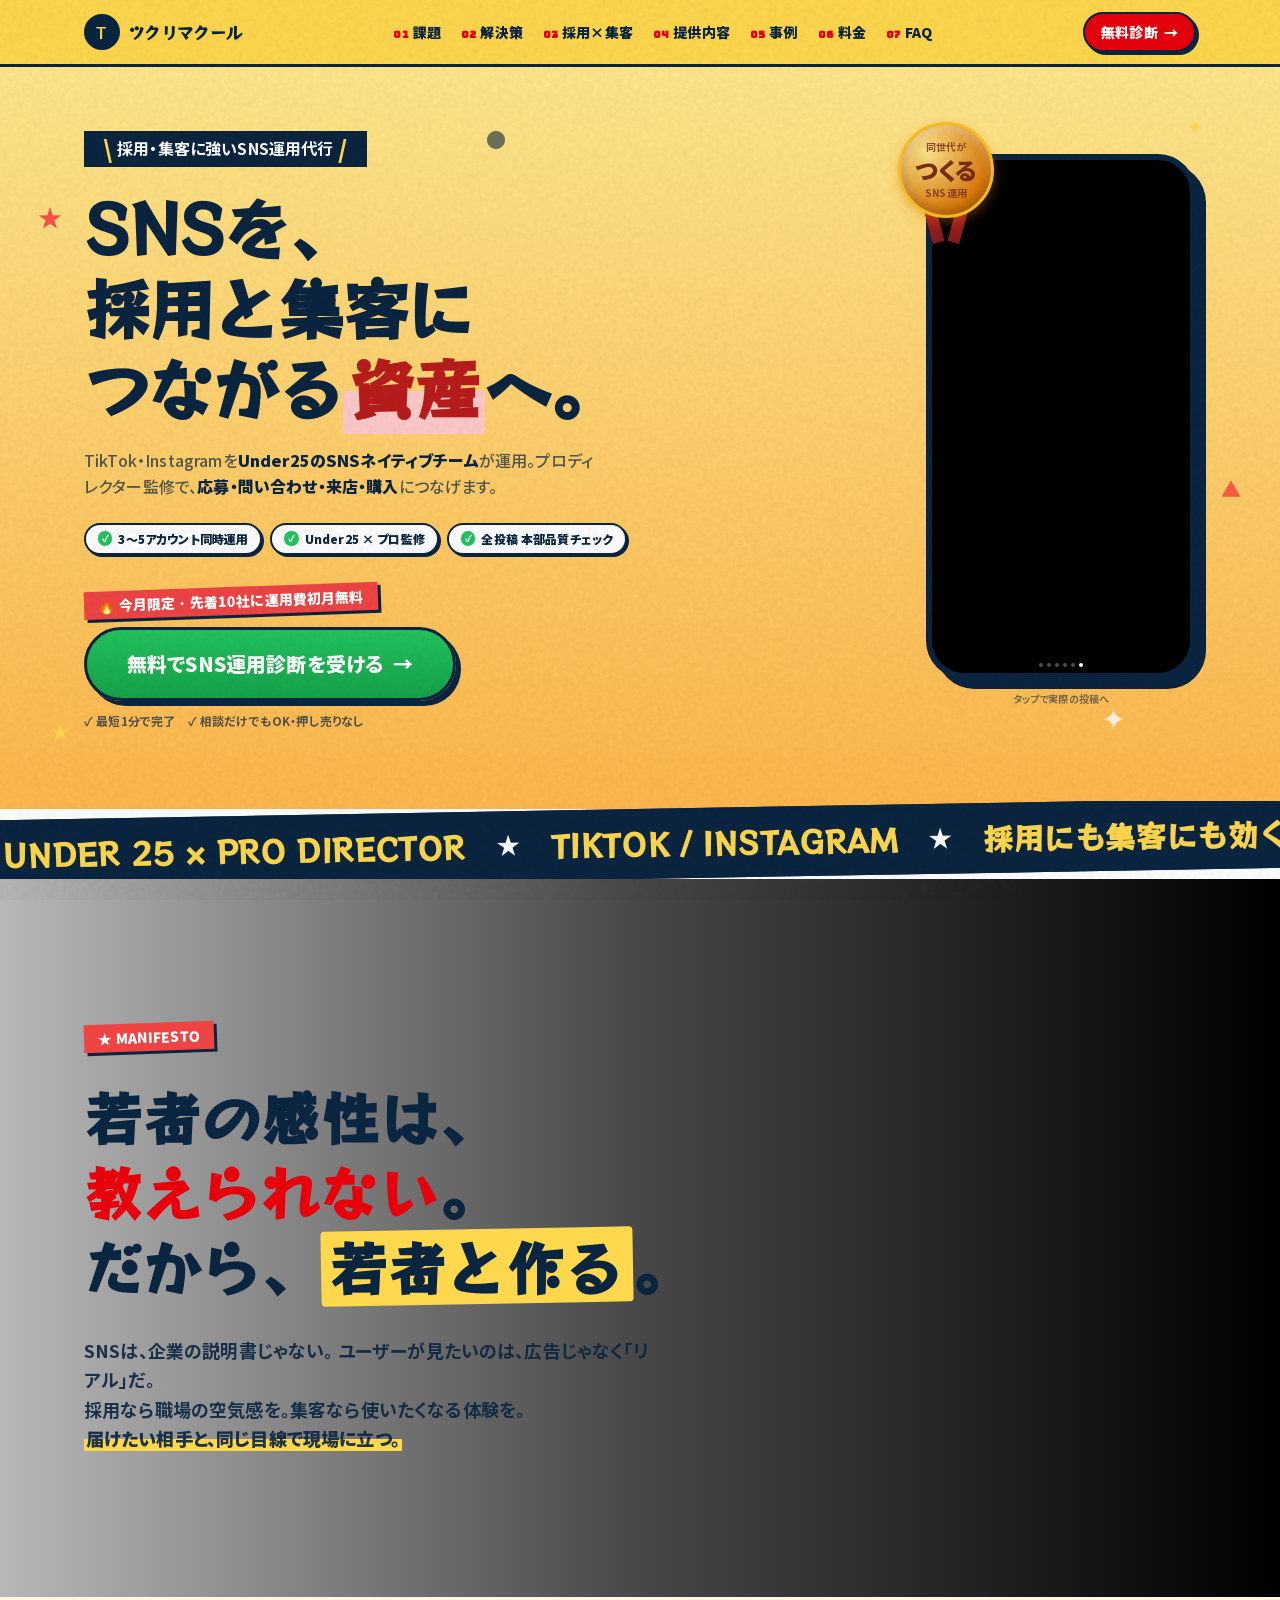
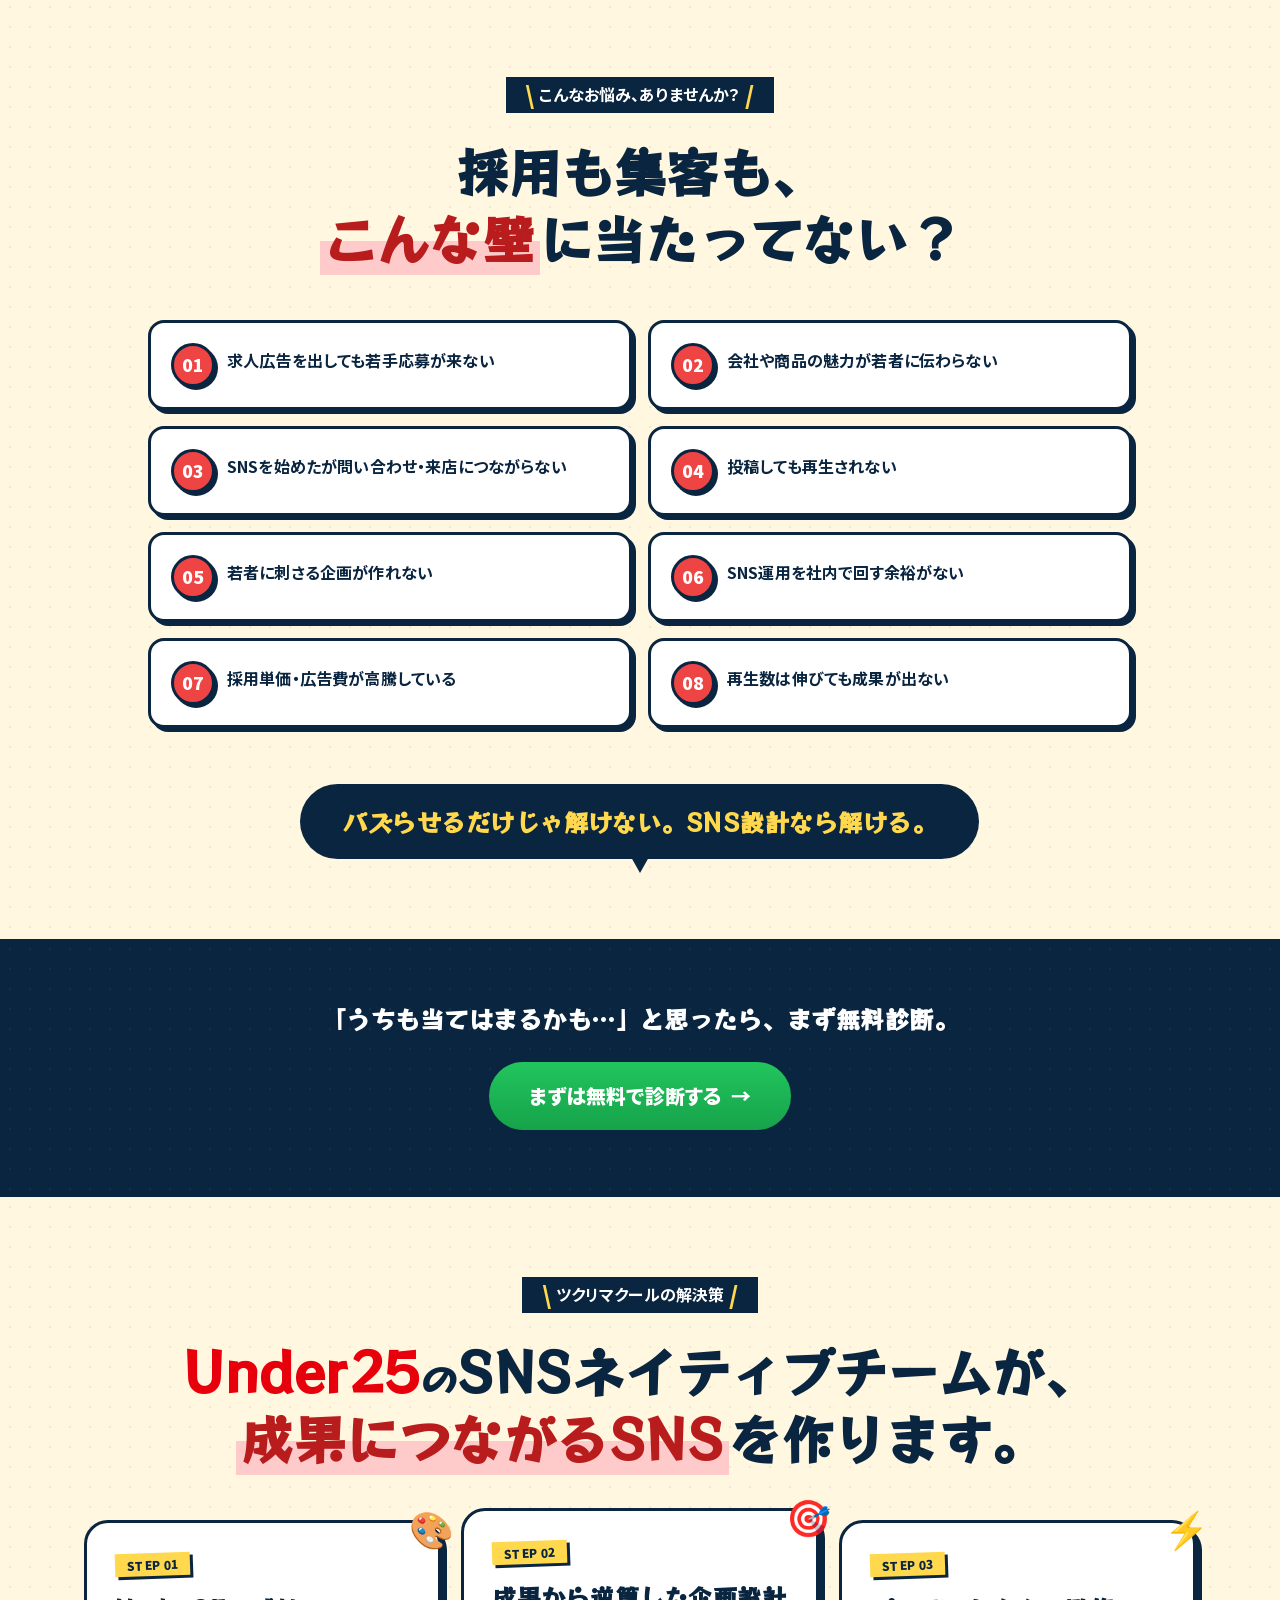
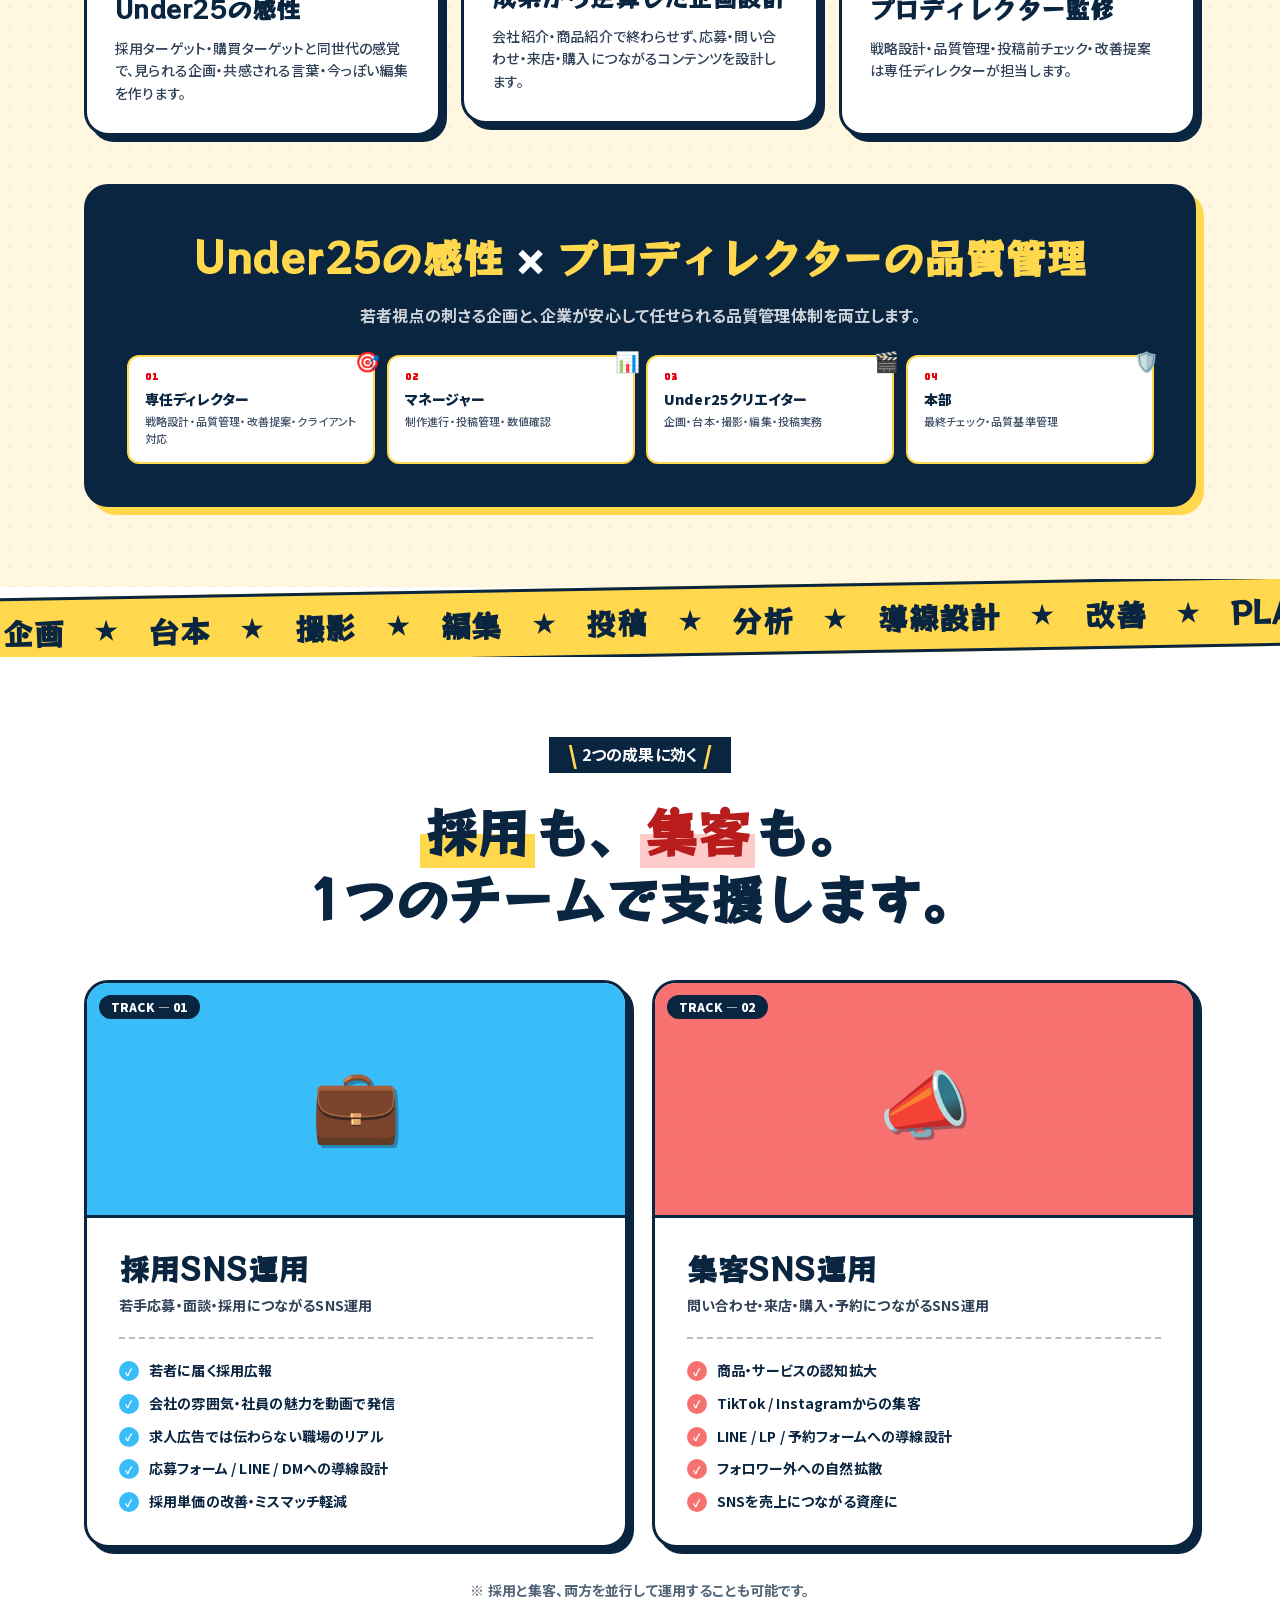
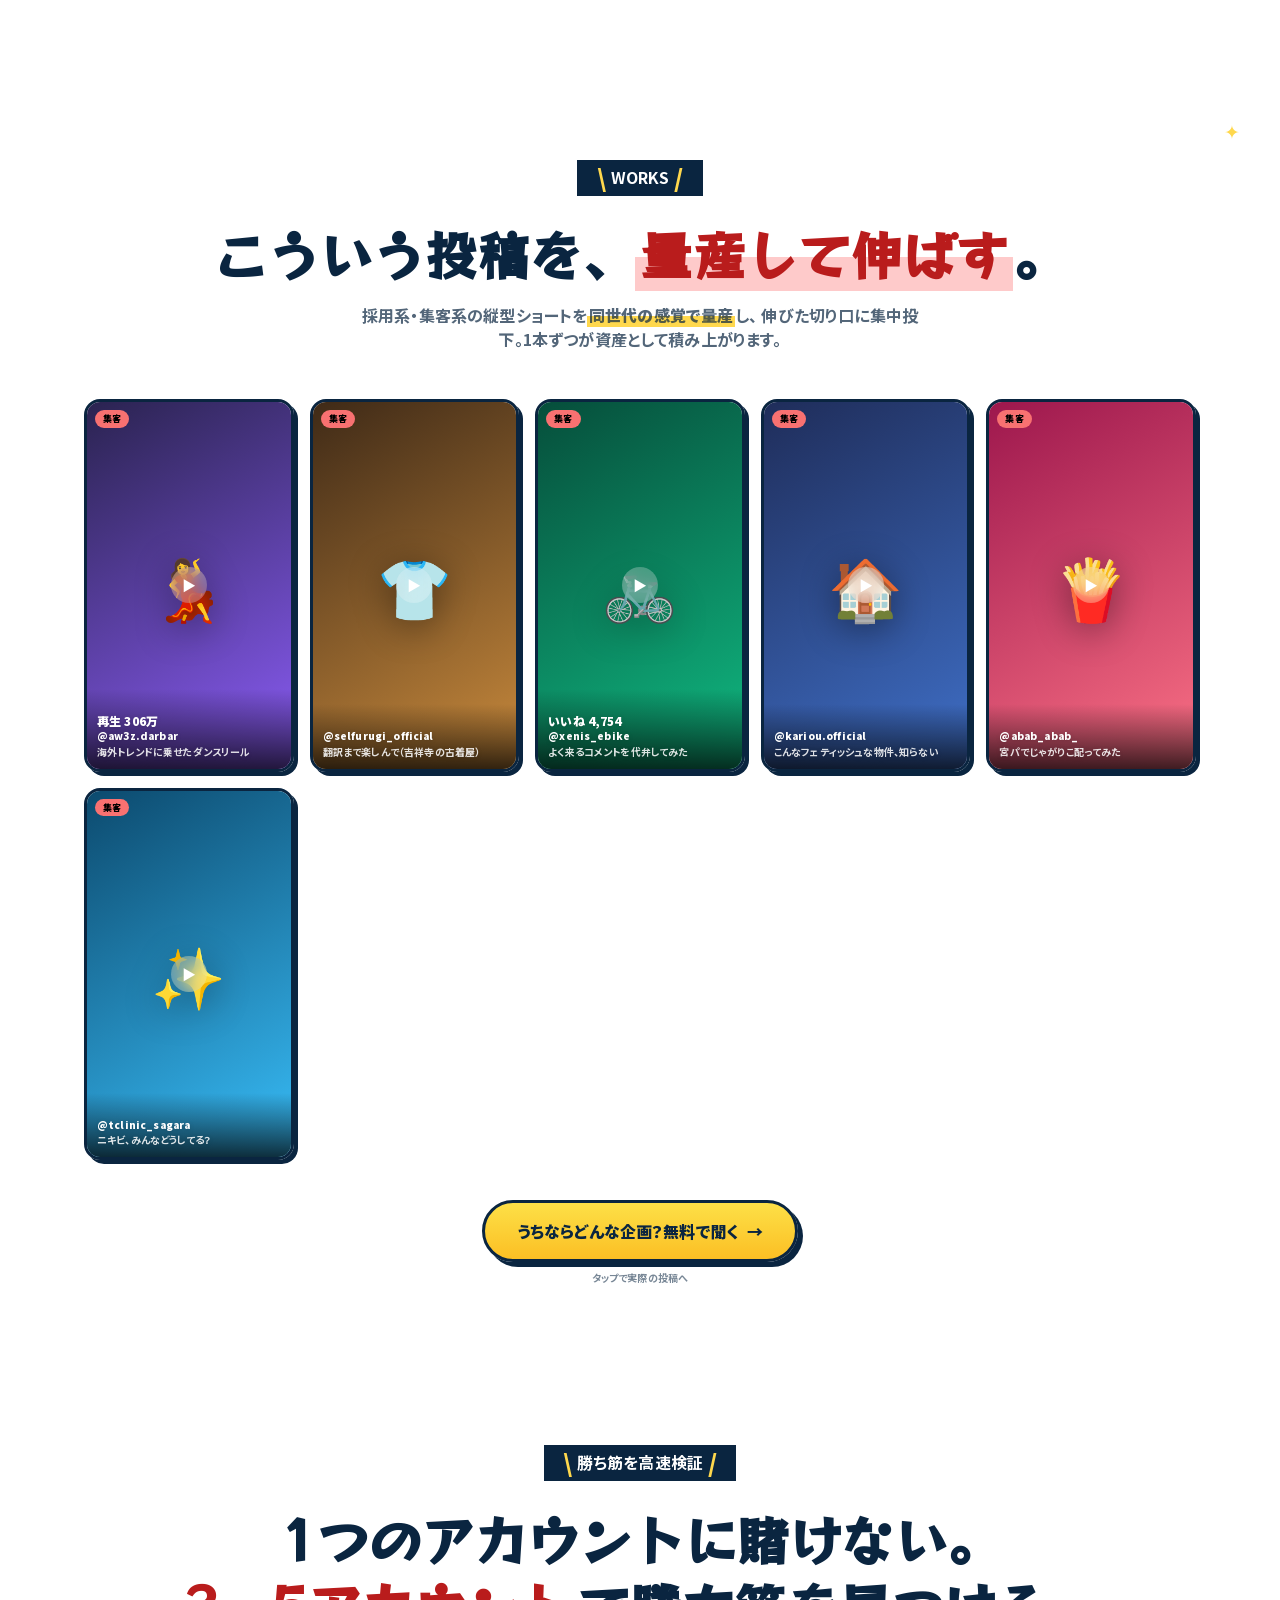
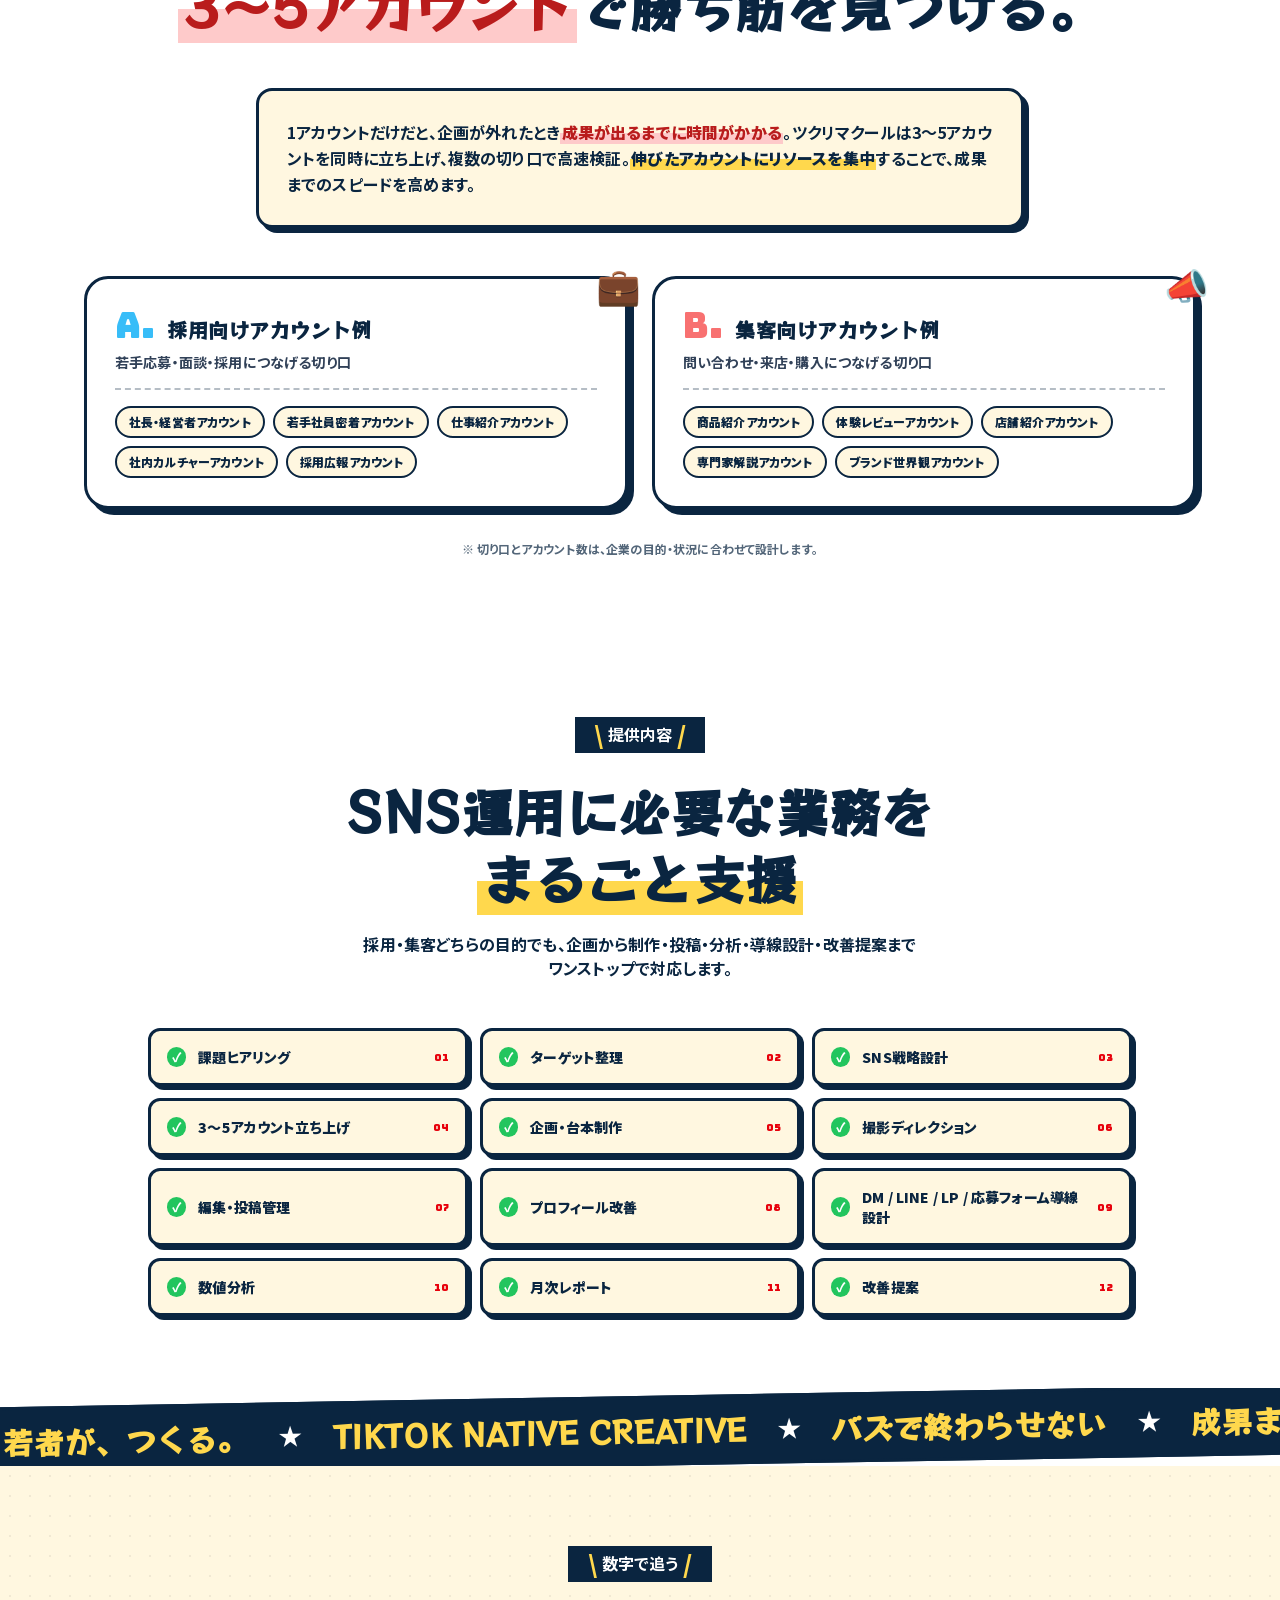
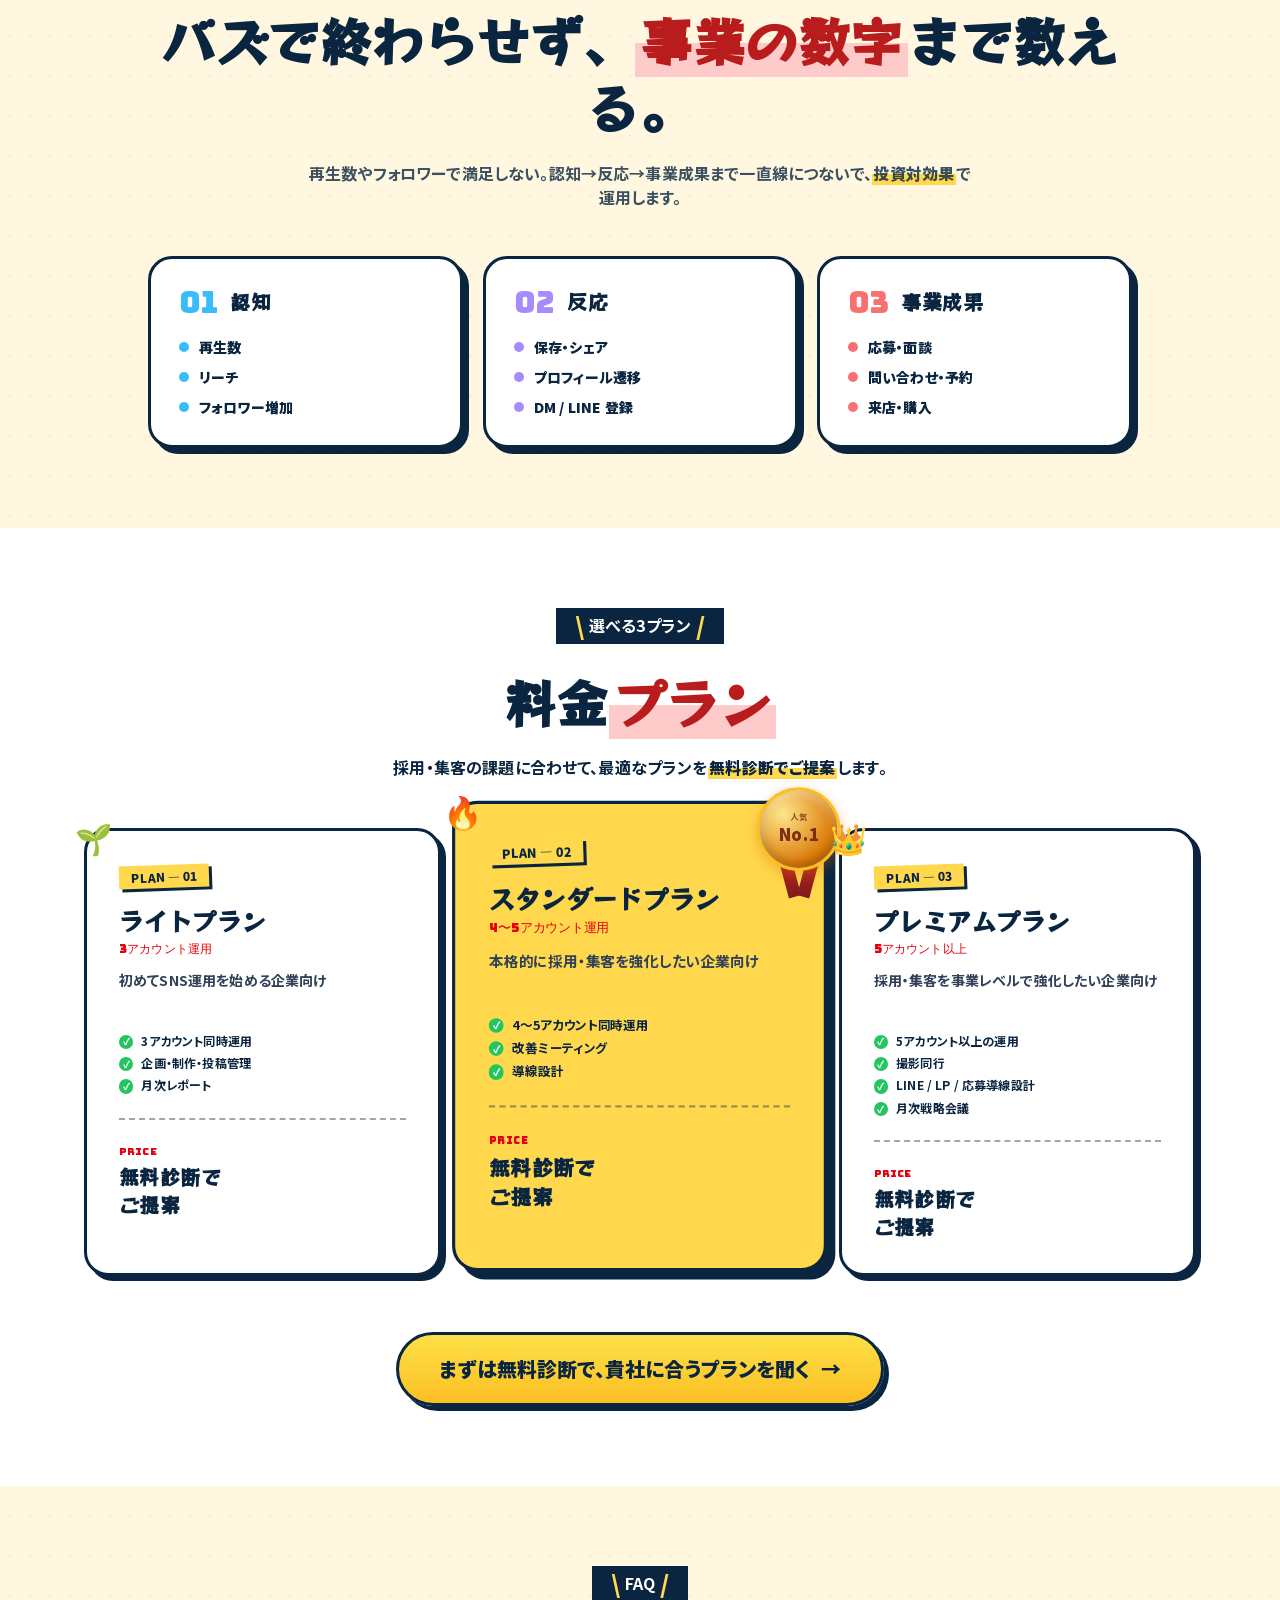
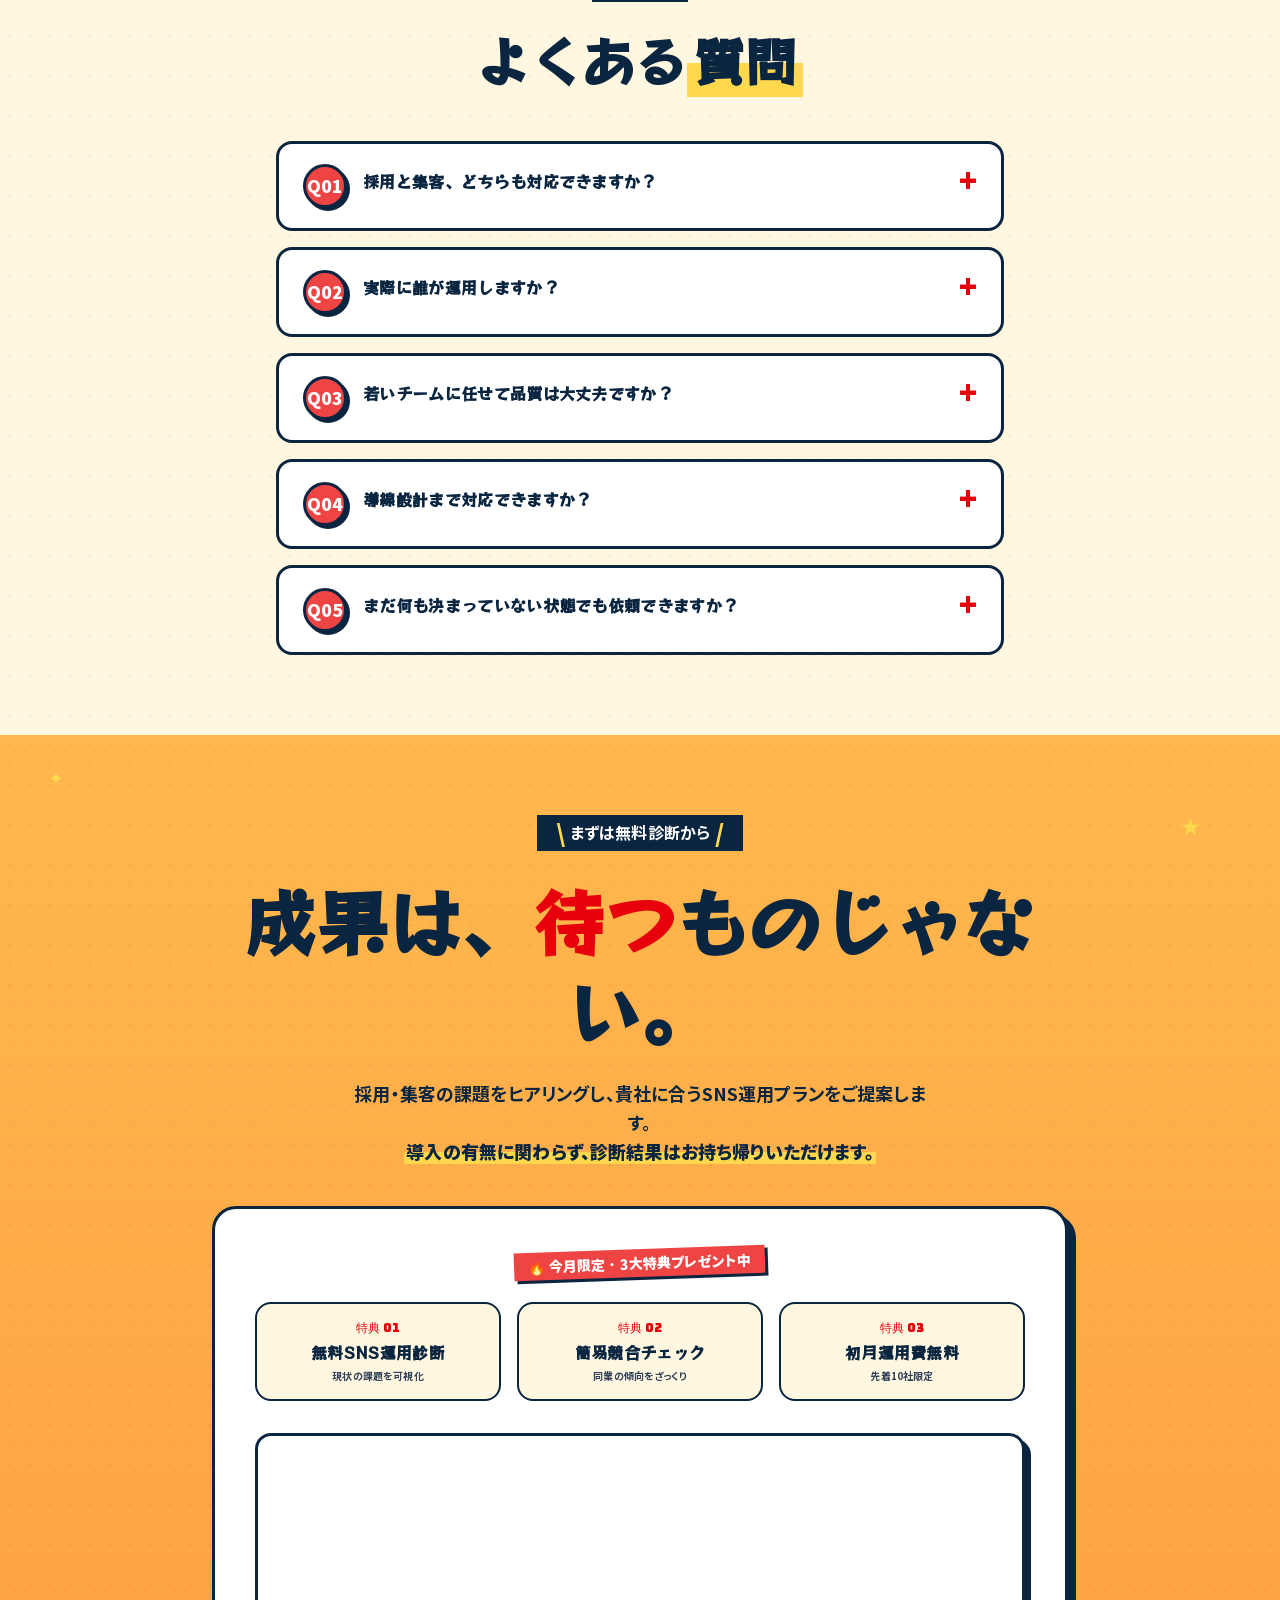
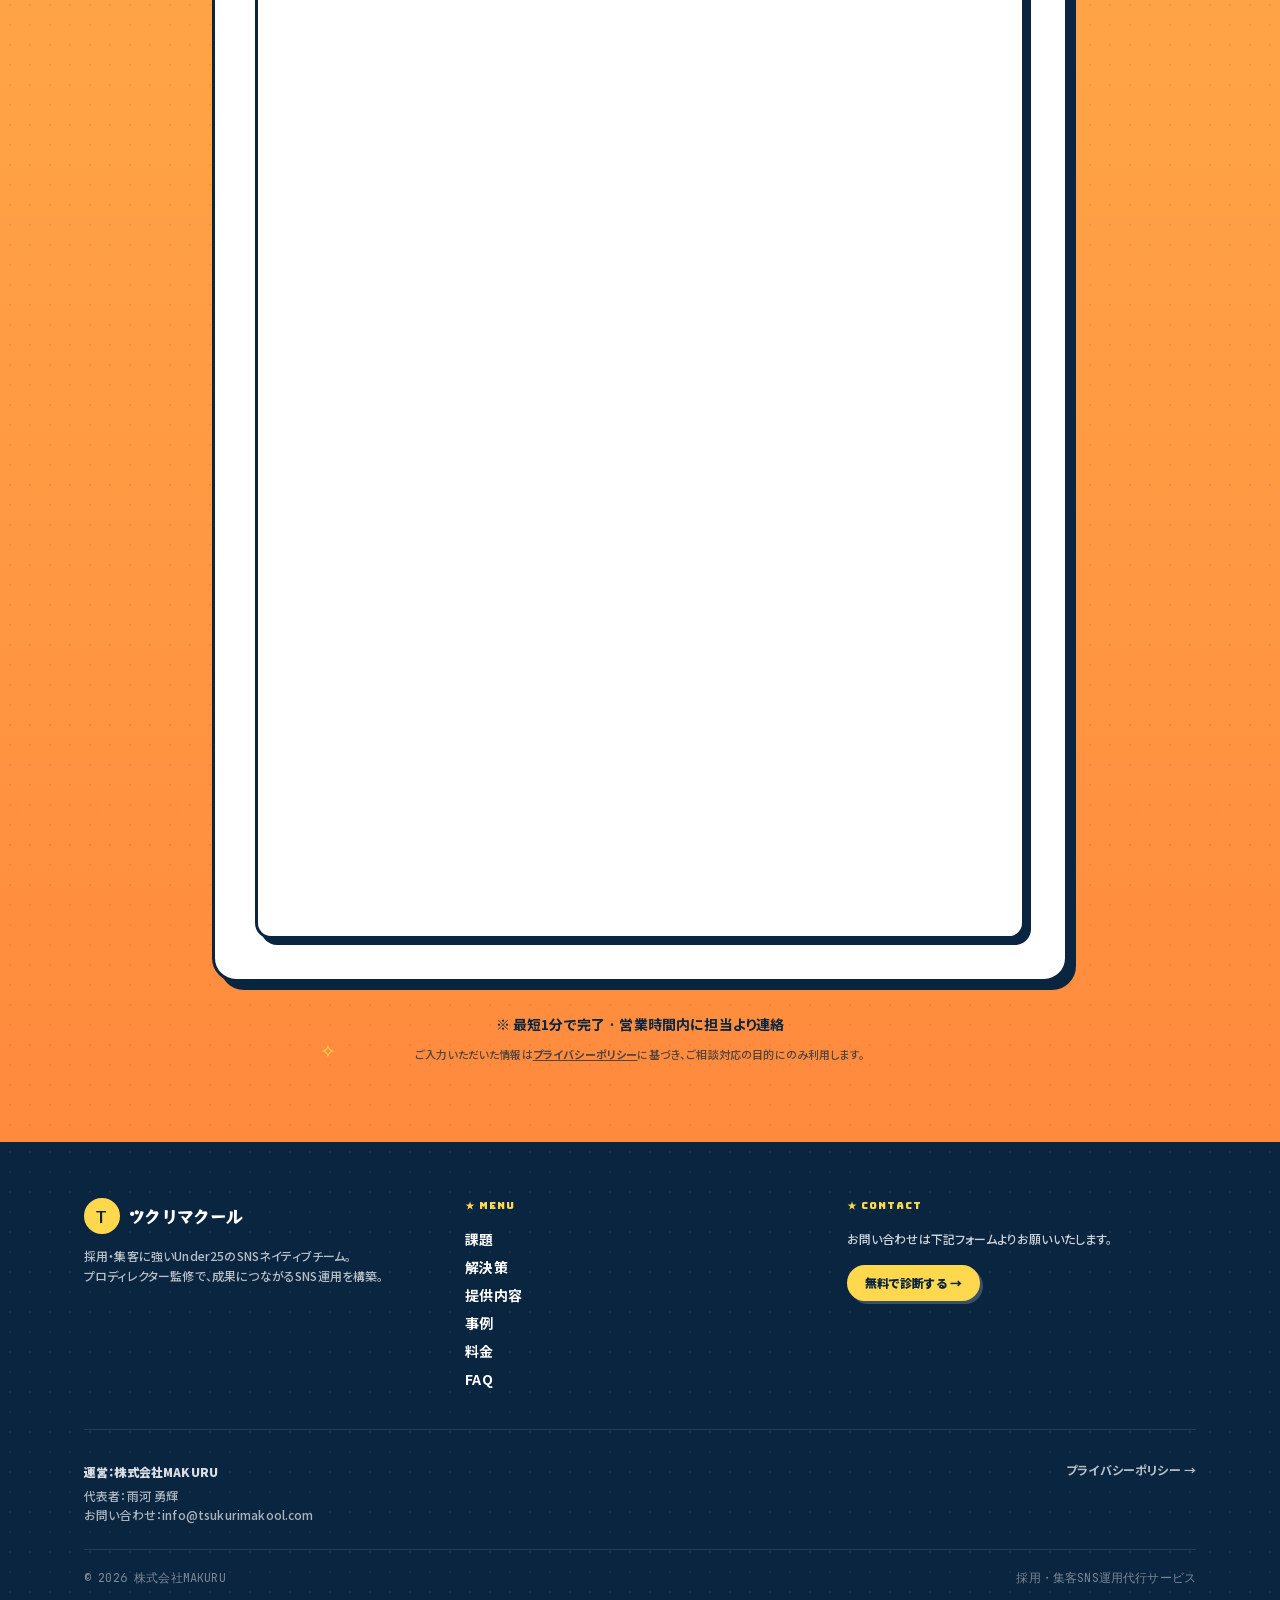
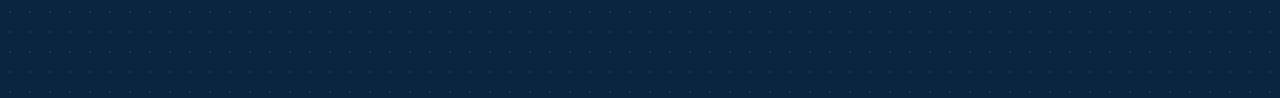
<file: index.html>
<!DOCTYPE html><html lang="ja" class="noto_sans_jp_7b2cc82e-module__eICO-G__variable space_grotesk_1de27910-module__ydah9q__variable jetbrains_mono_28f7d7b0-module__68wIaG__variable playfair_display_720a75b-module__3mxsfG__variable noto_serif_jp_ae23a7b2-module__kAiXaW__variable rocknroll_one_8612fa56-module__8CwkyG__variable bungee_b8f1dcde-module__qrpN2q__variable h-full antialiased"><head><meta charSet="utf-8"/><meta name="viewport" content="width=device-width, initial-scale=1"/><link rel="preload" href="/_next/static/media/7b3954b250246604-s.p.16y2v1gf61amr.woff2" as="font" crossorigin="" type="font/woff2"/><link rel="preload" href="/_next/static/media/ad9c66e761fed85a-s.p.0e4b2z5rxsmxh.woff2" as="font" crossorigin="" type="font/woff2"/><link rel="preload" href="/_next/static/media/c358e0c1d17060fc-s.p.04by6u1isp2q-.woff2" as="font" crossorigin="" type="font/woff2"/><link rel="preload" href="/_next/static/media/f274a7d773de54c9-s.163vk5zt4o7.p.woff2" as="font" crossorigin="" type="font/woff2"/><link rel="stylesheet" href="/_next/static/chunks/06.ohemr.-r38.css" data-precedence="next"/><link rel="stylesheet" href="/_next/static/chunks/0ll7uonw-4ulf.css" data-precedence="next"/><link rel="stylesheet" href="/_next/static/chunks/160zizfcj8ql1.css" data-precedence="next"/><link rel="stylesheet" href="/_next/static/chunks/17wn0ftwldrap.css" data-precedence="next"/><link rel="stylesheet" href="/_next/static/chunks/0lm~z5v1d8y9h.css" data-precedence="next"/><link rel="preload" as="script" fetchPriority="low" href="/_next/static/chunks/0ursk~c~2p0vl.js"/><script src="/_next/static/chunks/14hfn-j-~qyza.js" async=""></script><script src="/_next/static/chunks/0mvp4ggm3dqju.js" async=""></script><script src="/_next/static/chunks/11l44_6y.y5nt.js" async=""></script><script src="/_next/static/chunks/turbopack-0q3z78u4d86~s.js" async=""></script><script src="/_next/static/chunks/01xlw8hd842-c.js" async=""></script><script src="/_next/static/chunks/0d3shmwh5_nmn.js" async=""></script><script src="/_next/static/chunks/0_qc.fxxyrf1j.js" async=""></script><meta name="next-size-adjust" content=""/><title>ツクリマクール｜SNSを、採用と集客につながる資産へ。</title><meta name="description" content="TikTok・Instagramを活用し、Under25のSNSネイティブチームとプロディレクター監修で、応募・問い合わせ・来店・購入につながるSNS運用を構築。3〜5アカウント同時運用で勝ち筋を高速検証する、採用・集客に強いSNS運用代行です。"/><meta name="keywords" content="SNS運用代行,採用SNS,SNS集客,TikTok運用,Instagram運用,TikTok採用,若者採用,Z世代,Under25,ショート動画"/><meta name="robots" content="index, follow"/><meta property="og:title" content="SNSを、採用と集客につながる資産へ。｜ツクリマクール"/><meta property="og:description" content="Under25のSNSネイティブチーム×プロディレクター監修。応募・問い合わせ・来店・購入につながるSNS運用を構築。"/><meta property="og:url" content="https://tsukurimakool.com/"/><meta property="og:site_name" content="ツクリマクール"/><meta property="og:locale" content="ja_JP"/><meta property="og:image" content="https://tsukurimakool.com/og-image.png"/><meta property="og:image:width" content="1200"/><meta property="og:image:height" content="630"/><meta property="og:image:alt" content="ツクリマクール｜SNSを、採用と集客につながる資産へ。"/><meta property="og:type" content="website"/><meta name="twitter:card" content="summary_large_image"/><meta name="twitter:title" content="SNSを、採用と集客につながる資産へ。｜ツクリマクール"/><meta name="twitter:description" content="Under25のSNSネイティブチーム×プロディレクター監修。応募・問い合わせ・来店・購入につながるSNS運用を構築。"/><meta name="twitter:image" content="https://tsukurimakool.com/og-image.png"/><link rel="icon" href="/favicon.ico?favicon.0x3dzn~oxb6tn.ico" sizes="256x256" type="image/x-icon"/><script src="/_next/static/chunks/03~yq9q893hmn.js" noModule=""></script></head><body class="min-h-full flex flex-col bg-white text-slate-900 noise-bg"><div hidden=""><!--$--><!--/$--></div><header class="sticky top-0 z-50 bg-[var(--accent-yellow)] border-b-[3px] border-[var(--navy)]"><div class="mx-auto max-w-6xl px-5 py-3 flex items-center justify-between gap-6"><a href="#top" class="flex items-center gap-2 shrink-0"><span class="inline-flex items-center justify-center w-9 h-9 rounded-full bg-[var(--navy)] text-[var(--accent-yellow)] font-pop font-black text-base border-2 border-[var(--navy)]">T</span><span class="font-pop text-[var(--navy)] tracking-tight" style="font-weight:900">ツクリマクール</span></a><nav class="hidden md:flex items-center gap-5"><a href="#problem" class="flex items-baseline gap-1 text-sm font-black text-[var(--navy)] hover:text-red-600 transition"><span class="font-bungee text-[10px] text-red-600">01</span><span>課題</span></a><a href="#solution" class="flex items-baseline gap-1 text-sm font-black text-[var(--navy)] hover:text-red-600 transition"><span class="font-bungee text-[10px] text-red-600">02</span><span>解決策</span></a><a href="#tracks" class="flex items-baseline gap-1 text-sm font-black text-[var(--navy)] hover:text-red-600 transition"><span class="font-bungee text-[10px] text-red-600">03</span><span>採用×集客</span></a><a href="#service" class="flex items-baseline gap-1 text-sm font-black text-[var(--navy)] hover:text-red-600 transition"><span class="font-bungee text-[10px] text-red-600">04</span><span>提供内容</span></a><a href="#cases" class="flex items-baseline gap-1 text-sm font-black text-[var(--navy)] hover:text-red-600 transition"><span class="font-bungee text-[10px] text-red-600">05</span><span>事例</span></a><a href="#pricing" class="flex items-baseline gap-1 text-sm font-black text-[var(--navy)] hover:text-red-600 transition"><span class="font-bungee text-[10px] text-red-600">06</span><span>料金</span></a><a href="#faq" class="flex items-baseline gap-1 text-sm font-black text-[var(--navy)] hover:text-red-600 transition"><span class="font-bungee text-[10px] text-red-600">07</span><span>FAQ</span></a></nav><a href="#contact" class="inline-flex items-center gap-1.5 rounded-full bg-red-600 text-white px-4 py-2 text-xs md:text-sm font-black border-2 border-[var(--navy)] shadow-[3px_3px_0_var(--navy)] hover:translate-x-[-1px] hover:translate-y-[-1px] hover:shadow-[4px_4px_0_var(--navy)] transition">無料診断<span aria-hidden="true">→</span></a></div></header><main class="flex-1"><section id="top" class="relative overflow-hidden pop-dots-bg" style="background:linear-gradient(180deg, #ffe88c 0%, #ffb84d 100%)"><span aria-hidden="true" class="absolute top-12 right-[6%] pop-sparkle text-3xl">✦</span><span aria-hidden="true" class="absolute bottom-16 left-[4%] pop-sparkle text-2xl" style="animation-delay:1s">★</span><span aria-hidden="true" class="absolute top-[18%] left-[3%] pop-bob text-2xl text-red-500/80">★</span><span aria-hidden="true" class="hidden md:inline absolute top-[8%] left-[38%] pop-bob text-xl text-[var(--navy)]/60" style="animation-delay:1.2s">●</span><span aria-hidden="true" class="hidden md:inline absolute bottom-[10%] right-[12%] pop-bob text-3xl text-white/80" style="animation-delay:2s">✦</span><span aria-hidden="true" class="absolute top-[55%] right-[3%] pop-bob text-xl text-red-500/70" style="animation-delay:0.6s">▲</span><div class="relative mx-auto max-w-6xl px-5 pt-10 pb-14 md:pt-16 md:pb-20"><div class="grid md:grid-cols-[1.05fr_0.95fr] gap-10 md:gap-12 items-center"><div class="text-center md:text-left"><div class="flex justify-center md:justify-start mb-5" style="opacity:0;transform:translateY(28px)"><div class="pop-bracket text-xs md:text-sm">採用・集客に強いSNS運用代行</div></div><h1 class="font-pop text-[var(--navy)]" style="font-size:clamp(2.05rem, 5.2vw, 4.1rem);font-weight:900;letter-spacing:-0.02em;line-height:1.22;opacity:0;transform:translateY(28px)">SNSを、<br/><span class="whitespace-nowrap">採用と集客に</span><br/><span class="whitespace-nowrap">つながる<span class="pop-marker-red">資産</span>へ。</span></h1><p class="mt-4 md:mt-5 text-sm md:text-base text-[var(--navy)]/70 font-medium leading-relaxed max-w-lg mx-auto md:mx-0" style="opacity:0;transform:translateY(28px)">TikTok・Instagramを<span class="font-black text-[var(--navy)]">Under25のSNSネイティブチーム</span>が運用。プロディレクター監修で、<span class="font-black text-[var(--navy)]">応募・問い合わせ・来店・購入</span>につなげます。</p><ul class="mt-4 md:mt-6 flex flex-wrap justify-center md:justify-start gap-1.5 md:gap-2" style="opacity:0;transform:translateY(28px)"><li class="pop-hover-bounce flex items-center gap-1 md:gap-1.5 bg-white border-2 border-[var(--navy)] rounded-full px-2.5 py-1 md:px-3 md:py-1.5 text-[10px] md:text-xs font-black text-[var(--navy)] shadow-[2px_2px_0_var(--navy)] whitespace-nowrap"><span class="pop-check text-[9px] md:text-[10px] shrink-0">✓</span>3〜5アカウント同時運用</li><li class="pop-hover-bounce flex items-center gap-1 md:gap-1.5 bg-white border-2 border-[var(--navy)] rounded-full px-2.5 py-1 md:px-3 md:py-1.5 text-[10px] md:text-xs font-black text-[var(--navy)] shadow-[2px_2px_0_var(--navy)] whitespace-nowrap"><span class="pop-check text-[9px] md:text-[10px] shrink-0">✓</span>Under25 × プロ監修</li><li class="pop-hover-bounce flex items-center gap-1 md:gap-1.5 bg-white border-2 border-[var(--navy)] rounded-full px-2.5 py-1 md:px-3 md:py-1.5 text-[10px] md:text-xs font-black text-[var(--navy)] shadow-[2px_2px_0_var(--navy)] whitespace-nowrap"><span class="pop-check text-[9px] md:text-[10px] shrink-0">✓</span>全投稿 本部品質チェック</li></ul><div class="mt-6 md:mt-8 flex flex-col items-center md:items-start gap-2.5 md:gap-3" style="opacity:0;transform:translateY(28px)"><div class="pop-tape pop-tape-red pop-wiggle text-xs md:text-sm">🔥 今月限定 · 先着10社に運用費初月無料</div><a href="#contact" class="pop-cta-green pop-beat text-base md:text-xl px-8 py-4">無料でSNS運用診断を受ける<span aria-hidden="true">→</span></a><p class="text-xs text-[var(--navy)]/70 font-bold">✓ 最短1分で完了　✓ 相談だけでもOK・押し売りなし</p></div></div><div class="relative flex justify-center md:justify-end w-full" style="opacity:0;transform:translateY(28px)"><div class="relative float-soft"><div class="flex flex-col items-center gap-3"><div class="relative w-[250px] md:w-[270px] aspect-[9/17.5] rounded-[2.4rem] border-[6px] border-[var(--navy)] bg-black overflow-hidden shadow-[10px_10px_0_var(--navy)] cursor-pointer select-none" role="button" aria-label="この投稿を見る"><div class="absolute top-2 left-1/2 -translate-x-1/2 w-20 h-4 bg-black rounded-full z-30"></div><div class="absolute inset-0" style="background:linear-gradient(150deg,#2a2350,#8b5cf6);transform:none"><div class="absolute inset-0 flex items-center justify-center"><span class="text-7xl drop-shadow-[0_6px_18px_rgba(0,0,0,0.4)]" style="transform:none">💃</span></div><div class="absolute top-8 left-0 right-0 flex justify-center gap-4 text-[11px] font-bold z-10 text-white"><span class="opacity-50">フォロー中</span><span class="border-b-2 border-white pb-0.5">おすすめ</span></div><div class="absolute top-14 left-3 z-10 flex flex-col gap-1.5 items-start"><span class="text-[10px] font-black text-black rounded-full px-2.5 py-1" style="background:#f87171">集客</span><span class="text-[11px] font-black text-white bg-black/45 backdrop-blur-sm rounded-full px-2.5 py-1">再生 306万</span></div><div class="absolute inset-0 flex items-center justify-center pointer-events-none"><span class="w-12 h-12 rounded-full bg-white/25 backdrop-blur-sm flex items-center justify-center text-white text-lg">▶</span></div><div class="absolute right-2.5 bottom-24 flex flex-col items-center gap-4 z-10 text-white"><span class="text-2xl drop-shadow">♥</span><span class="text-2xl drop-shadow">💬</span><span class="text-2xl drop-shadow">↗</span></div><div class="absolute bottom-4 left-3 right-14 z-10 text-white"><p class="text-xs font-black drop-shadow mb-1">@aw3z.darbar</p><p class="text-[11px] font-bold leading-snug drop-shadow mb-1">海外トレンドに乗せたダンスリール</p><p class="text-[10px] text-white/80 drop-shadow">#trend #switzerland</p></div></div><div class="absolute bottom-1.5 left-1/2 -translate-x-1/2 flex gap-1 z-20"><span class="w-1 h-1 rounded-full transition-colors bg-white"></span><span class="w-1 h-1 rounded-full transition-colors bg-white/30"></span><span class="w-1 h-1 rounded-full transition-colors bg-white/30"></span><span class="w-1 h-1 rounded-full transition-colors bg-white/30"></span><span class="w-1 h-1 rounded-full transition-colors bg-white/30"></span><span class="w-1 h-1 rounded-full transition-colors bg-white/30"></span></div></div><p class="text-[10px] font-bold text-[var(--navy)]/55">タップで実際の投稿へ</p></div><div class="absolute -top-6 -left-3 md:-top-8 md:-left-7 z-30"><div class="pop-medal text-base float-soft-slow"><div class="text-[10px] font-bold opacity-80">同世代が</div><div class="text-2xl font-black mt-0.5">つくる</div><div class="text-[10px] font-bold opacity-80 mt-0.5">SNS運用</div></div></div></div></div></div></div></section><div class="relative py-2 -my-2 overflow-hidden"><div class="overflow-hidden py-3.5 border-y-[3px] border-[var(--navy)]" style="background:var(--navy);transform:rotate(-1deg);margin-inline:-1%"><div class="marquee-track"><ul class="flex shrink-0 items-center gap-8 px-4" aria-hidden="false"><li class="font-pop text-xl md:text-3xl whitespace-nowrap flex items-center gap-8" style="font-weight:900;color:var(--accent-yellow)"><span>UNDER 25 × PRO DIRECTOR</span><span class="text-base md:text-xl" style="color:#ffffff" aria-hidden="true">★</span></li><li class="font-pop text-xl md:text-3xl whitespace-nowrap flex items-center gap-8" style="font-weight:900;color:var(--accent-yellow)"><span>TIKTOK / INSTAGRAM</span><span class="text-base md:text-xl" style="color:#ffffff" aria-hidden="true">★</span></li><li class="font-pop text-xl md:text-3xl whitespace-nowrap flex items-center gap-8" style="font-weight:900;color:var(--accent-yellow)"><span>採用にも集客にも効くSNS</span><span class="text-base md:text-xl" style="color:#ffffff" aria-hidden="true">★</span></li><li class="font-pop text-xl md:text-3xl whitespace-nowrap flex items-center gap-8" style="font-weight:900;color:var(--accent-yellow)"><span>HIRING × MARKETING</span><span class="text-base md:text-xl" style="color:#ffffff" aria-hidden="true">★</span></li><li class="font-pop text-xl md:text-3xl whitespace-nowrap flex items-center gap-8" style="font-weight:900;color:var(--accent-yellow)"><span>ツクリマクール</span><span class="text-base md:text-xl" style="color:#ffffff" aria-hidden="true">★</span></li><li class="font-pop text-xl md:text-3xl whitespace-nowrap flex items-center gap-8" style="font-weight:900;color:var(--accent-yellow)"><span>SNS NATIVE STUDIO</span><span class="text-base md:text-xl" style="color:#ffffff" aria-hidden="true">★</span></li></ul><ul class="flex shrink-0 items-center gap-8 px-4" aria-hidden="true"><li class="font-pop text-xl md:text-3xl whitespace-nowrap flex items-center gap-8" style="font-weight:900;color:var(--accent-yellow)"><span>UNDER 25 × PRO DIRECTOR</span><span class="text-base md:text-xl" style="color:#ffffff" aria-hidden="true">★</span></li><li class="font-pop text-xl md:text-3xl whitespace-nowrap flex items-center gap-8" style="font-weight:900;color:var(--accent-yellow)"><span>TIKTOK / INSTAGRAM</span><span class="text-base md:text-xl" style="color:#ffffff" aria-hidden="true">★</span></li><li class="font-pop text-xl md:text-3xl whitespace-nowrap flex items-center gap-8" style="font-weight:900;color:var(--accent-yellow)"><span>採用にも集客にも効くSNS</span><span class="text-base md:text-xl" style="color:#ffffff" aria-hidden="true">★</span></li><li class="font-pop text-xl md:text-3xl whitespace-nowrap flex items-center gap-8" style="font-weight:900;color:var(--accent-yellow)"><span>HIRING × MARKETING</span><span class="text-base md:text-xl" style="color:#ffffff" aria-hidden="true">★</span></li><li class="font-pop text-xl md:text-3xl whitespace-nowrap flex items-center gap-8" style="font-weight:900;color:var(--accent-yellow)"><span>ツクリマクール</span><span class="text-base md:text-xl" style="color:#ffffff" aria-hidden="true">★</span></li><li class="font-pop text-xl md:text-3xl whitespace-nowrap flex items-center gap-8" style="font-weight:900;color:var(--accent-yellow)"><span>SNS NATIVE STUDIO</span><span class="text-base md:text-xl" style="color:#ffffff" aria-hidden="true">★</span></li></ul></div></div></div><section class="relative overflow-hidden bg-[#1a0b2e]"><div class="absolute inset-0"><canvas aria-hidden="true" class="absolute inset-0" style="display:block;width:100%;height:100%"></canvas><div class="absolute inset-0 bg-gradient-to-r from-white/72 via-white/28 to-transparent"></div></div><div class="relative mx-auto max-w-6xl px-5 py-24 md:py-36"><div class="max-w-2xl"><div class="pop-tape pop-tape-red inline-flex mb-7 text-xs md:text-sm">★ MANIFESTO</div><h2 data-reveal="true" class="font-pop text-[var(--navy)]" style="font-size:clamp(1.9rem, 5vw, 3.6rem);font-weight:900;line-height:1.3">若者の感性は、<br/><span class="text-red-600">教えられない</span>。<br/><span class="whitespace-nowrap">だから、<span class="relative inline-block text-[var(--navy)] px-2"><span class="absolute inset-0 bg-[var(--accent-yellow)] -rotate-1 rounded" aria-hidden="true"></span><span class="relative">若者と作る</span></span>。</span></h2><p data-reveal="true" class="mt-8 text-sm md:text-lg text-[var(--navy)]/90 font-bold leading-relaxed max-w-xl">SNSは、企業の説明書じゃない。 ユーザーが見たいのは、広告じゃなく「リアル」だ。<br/>採用なら職場の空気感を。集客なら使いたくなる体験を。<br/><span class="pop-marker">届けたい相手と、同じ目線で現場に立つ。</span></p></div></div></section><section id="problem" class="relative bg-[#fff7e0] py-14 md:py-20 overflow-hidden"><div class="absolute inset-0 pop-dots-bg"></div><div class="relative mx-auto max-w-5xl px-5"><div class="text-center mb-12"><div class="pop-bracket inline-flex mb-6 text-xs md:text-sm">こんなお悩み、ありませんか？</div><h2 class="pop-h2 text-[var(--navy)]">採用も集客も、<br class="md:hidden"/><span class="whitespace-nowrap"><span class="pop-marker-red">こんな壁</span>に当たってない？</span></h2></div><ul class="grid sm:grid-cols-2 gap-3 md:gap-4"><li data-reveal="true" data-reveal-delay="0" class="pop-hover-bounce flex items-start gap-3 bg-white border-[3px] border-[var(--navy)] rounded-2xl p-5 shadow-[4px_4px_0_var(--navy)]"><span class="pop-num-circle text-sm shrink-0">01</span><span class="text-sm md:text-base font-bold text-[var(--navy)] leading-relaxed pt-1">求人広告を出しても若手応募が来ない</span></li><li data-reveal="true" data-reveal-delay="55" class="pop-hover-bounce flex items-start gap-3 bg-white border-[3px] border-[var(--navy)] rounded-2xl p-5 shadow-[4px_4px_0_var(--navy)]"><span class="pop-num-circle text-sm shrink-0">02</span><span class="text-sm md:text-base font-bold text-[var(--navy)] leading-relaxed pt-1">会社や商品の魅力が若者に伝わらない</span></li><li data-reveal="true" data-reveal-delay="110" class="pop-hover-bounce flex items-start gap-3 bg-white border-[3px] border-[var(--navy)] rounded-2xl p-5 shadow-[4px_4px_0_var(--navy)]"><span class="pop-num-circle text-sm shrink-0">03</span><span class="text-sm md:text-base font-bold text-[var(--navy)] leading-relaxed pt-1">SNSを始めたが問い合わせ・来店につながらない</span></li><li data-reveal="true" data-reveal-delay="165" class="pop-hover-bounce flex items-start gap-3 bg-white border-[3px] border-[var(--navy)] rounded-2xl p-5 shadow-[4px_4px_0_var(--navy)]"><span class="pop-num-circle text-sm shrink-0">04</span><span class="text-sm md:text-base font-bold text-[var(--navy)] leading-relaxed pt-1">投稿しても再生されない</span></li><li data-reveal="true" data-reveal-delay="220" class="pop-hover-bounce flex items-start gap-3 bg-white border-[3px] border-[var(--navy)] rounded-2xl p-5 shadow-[4px_4px_0_var(--navy)]"><span class="pop-num-circle text-sm shrink-0">05</span><span class="text-sm md:text-base font-bold text-[var(--navy)] leading-relaxed pt-1">若者に刺さる企画が作れない</span></li><li data-reveal="true" data-reveal-delay="275" class="pop-hover-bounce flex items-start gap-3 bg-white border-[3px] border-[var(--navy)] rounded-2xl p-5 shadow-[4px_4px_0_var(--navy)]"><span class="pop-num-circle text-sm shrink-0">06</span><span class="text-sm md:text-base font-bold text-[var(--navy)] leading-relaxed pt-1">SNS運用を社内で回す余裕がない</span></li><li data-reveal="true" data-reveal-delay="330" class="pop-hover-bounce flex items-start gap-3 bg-white border-[3px] border-[var(--navy)] rounded-2xl p-5 shadow-[4px_4px_0_var(--navy)]"><span class="pop-num-circle text-sm shrink-0">07</span><span class="text-sm md:text-base font-bold text-[var(--navy)] leading-relaxed pt-1">採用単価・広告費が高騰している</span></li><li data-reveal="true" data-reveal-delay="385" class="pop-hover-bounce flex items-start gap-3 bg-white border-[3px] border-[var(--navy)] rounded-2xl p-5 shadow-[4px_4px_0_var(--navy)]"><span class="pop-num-circle text-sm shrink-0">08</span><span class="text-sm md:text-base font-bold text-[var(--navy)] leading-relaxed pt-1">再生数は伸びても成果が出ない</span></li></ul><div class="mt-14 text-center"><div data-reveal="scale" class="pop-bubble font-pop text-base md:text-2xl">バズらせるだけじゃ解けない。SNS設計なら解ける。</div></div></div></section><section class="relative bg-[var(--navy)] py-12 md:py-16 overflow-hidden"><div class="absolute inset-0 pop-dots-bg-white opacity-40"></div><div class="relative mx-auto max-w-3xl px-5 text-center"><p class="font-pop text-white text-lg md:text-2xl mb-6" style="font-weight:900">「うちも当てはまるかも…」と思ったら、まず無料診断。</p><a href="#contact" class="pop-cta-green text-base md:text-xl px-9 py-4">まずは無料で診断する<span aria-hidden="true">→</span></a></div></section><section id="solution" class="relative bg-[#fff7e0] py-14 md:py-20 overflow-hidden"><div class="absolute inset-0 pop-dots-bg"></div><div class="relative mx-auto max-w-6xl px-5"><div data-reveal="true" class="text-center mb-12"><div class="pop-bracket inline-flex mb-6 text-xs md:text-sm">ツクリマクールの解決策</div><h2 class="pop-h2 text-[var(--navy)]"><span class="text-red-600">Under25</span><span class="text-2xl md:text-4xl">の</span>SNSネイティブチームが、<br/><span class="pop-marker-red">成果につながるSNS</span>を作ります。</h2></div><div data-reveal="true" class="grid md:grid-cols-3 gap-4 md:gap-5 mb-12"><div class="relative bg-white border-[3px] border-[var(--navy)] rounded-3xl p-7 shadow-[6px_6px_0_var(--navy)] "><div class="absolute -top-4 -right-4 text-4xl">🎨</div><div class="pop-tape inline-flex text-xs mb-4">STEP <!-- -->01</div><h3 class="font-pop text-xl md:text-2xl text-[var(--navy)] mb-3" style="font-weight:900">Under25の感性</h3><p class="text-sm text-slate-700 leading-relaxed font-medium">採用ターゲット・購買ターゲットと同世代の感覚で、見られる企画・共感される言葉・今っぽい編集を作ります。</p></div><div class="relative bg-white border-[3px] border-[var(--navy)] rounded-3xl p-7 shadow-[6px_6px_0_var(--navy)] md:-translate-y-3"><div class="absolute -top-4 -right-4 text-4xl">🎯</div><div class="pop-tape inline-flex text-xs mb-4">STEP <!-- -->02</div><h3 class="font-pop text-xl md:text-2xl text-[var(--navy)] mb-3" style="font-weight:900">成果から逆算した企画設計</h3><p class="text-sm text-slate-700 leading-relaxed font-medium">会社紹介・商品紹介で終わらせず、応募・問い合わせ・来店・購入につながるコンテンツを設計します。</p></div><div class="relative bg-white border-[3px] border-[var(--navy)] rounded-3xl p-7 shadow-[6px_6px_0_var(--navy)] "><div class="absolute -top-4 -right-4 text-4xl">⚡</div><div class="pop-tape inline-flex text-xs mb-4">STEP <!-- -->03</div><h3 class="font-pop text-xl md:text-2xl text-[var(--navy)] mb-3" style="font-weight:900">プロディレクター監修</h3><p class="text-sm text-slate-700 leading-relaxed font-medium">戦略設計・品質管理・投稿前チェック・改善提案は専任ディレクターが担当します。</p></div></div><div class="relative bg-[var(--navy)] rounded-3xl p-7 md:p-10 border-[3px] border-[var(--navy)] shadow-[8px_8px_0_var(--accent-yellow)] text-center"><div class="font-pop text-white" style="font-size:clamp(1.5rem, 4vw, 2.5rem);font-weight:900"><span class="text-[var(--accent-yellow)]">Under25の感性</span><span class="mx-2 md:mx-3">×</span><span class="text-[var(--accent-yellow)]">プロディレクターの品質管理</span></div><p class="mt-4 text-white/80 text-sm md:text-base font-bold">若者視点の刺さる企画と、企業が安心して任せられる品質管理体制を両立します。</p><div class="mt-7 grid grid-cols-2 lg:grid-cols-4 gap-3 text-left"><div data-reveal="true" data-reveal-delay="0" class="relative bg-white rounded-xl px-4 py-3.5 border-2 border-[var(--accent-yellow)]"><div class="absolute -top-2.5 -right-2 text-xl">🎯</div><p class="font-bungee text-[9px] text-red-600 mb-1">01</p><p class="text-xs md:text-sm font-black text-[var(--navy)] mb-1">専任ディレクター</p><p class="text-[10px] md:text-[11px] text-slate-600 leading-relaxed font-medium">戦略設計・品質管理・改善提案・クライアント対応</p></div><div data-reveal="true" data-reveal-delay="60" class="relative bg-white rounded-xl px-4 py-3.5 border-2 border-[var(--accent-yellow)]"><div class="absolute -top-2.5 -right-2 text-xl">📊</div><p class="font-bungee text-[9px] text-red-600 mb-1">02</p><p class="text-xs md:text-sm font-black text-[var(--navy)] mb-1">マネージャー</p><p class="text-[10px] md:text-[11px] text-slate-600 leading-relaxed font-medium">制作進行・投稿管理・数値確認</p></div><div data-reveal="true" data-reveal-delay="120" class="relative bg-white rounded-xl px-4 py-3.5 border-2 border-[var(--accent-yellow)]"><div class="absolute -top-2.5 -right-2 text-xl">🎬</div><p class="font-bungee text-[9px] text-red-600 mb-1">03</p><p class="text-xs md:text-sm font-black text-[var(--navy)] mb-1">Under25クリエイター</p><p class="text-[10px] md:text-[11px] text-slate-600 leading-relaxed font-medium">企画・台本・撮影・編集・投稿実務</p></div><div data-reveal="true" data-reveal-delay="180" class="relative bg-white rounded-xl px-4 py-3.5 border-2 border-[var(--accent-yellow)]"><div class="absolute -top-2.5 -right-2 text-xl">🛡️</div><p class="font-bungee text-[9px] text-red-600 mb-1">04</p><p class="text-xs md:text-sm font-black text-[var(--navy)] mb-1">本部</p><p class="text-[10px] md:text-[11px] text-slate-600 leading-relaxed font-medium">最終チェック・品質基準管理</p></div></div></div></div></section><div class="relative py-2 -my-2 overflow-hidden"><div class="overflow-hidden py-3.5 border-y-[3px] border-[var(--navy)]" style="background:var(--accent-yellow);transform:rotate(-1deg);margin-inline:-1%"><div class="marquee-track" style="animation-direction:reverse"><ul class="flex shrink-0 items-center gap-8 px-4" aria-hidden="false"><li class="font-pop text-xl md:text-3xl whitespace-nowrap flex items-center gap-8" style="font-weight:900;color:var(--navy)"><span>企画</span><span class="text-base md:text-xl" style="color:var(--navy)" aria-hidden="true">★</span></li><li class="font-pop text-xl md:text-3xl whitespace-nowrap flex items-center gap-8" style="font-weight:900;color:var(--navy)"><span>台本</span><span class="text-base md:text-xl" style="color:var(--navy)" aria-hidden="true">★</span></li><li class="font-pop text-xl md:text-3xl whitespace-nowrap flex items-center gap-8" style="font-weight:900;color:var(--navy)"><span>撮影</span><span class="text-base md:text-xl" style="color:var(--navy)" aria-hidden="true">★</span></li><li class="font-pop text-xl md:text-3xl whitespace-nowrap flex items-center gap-8" style="font-weight:900;color:var(--navy)"><span>編集</span><span class="text-base md:text-xl" style="color:var(--navy)" aria-hidden="true">★</span></li><li class="font-pop text-xl md:text-3xl whitespace-nowrap flex items-center gap-8" style="font-weight:900;color:var(--navy)"><span>投稿</span><span class="text-base md:text-xl" style="color:var(--navy)" aria-hidden="true">★</span></li><li class="font-pop text-xl md:text-3xl whitespace-nowrap flex items-center gap-8" style="font-weight:900;color:var(--navy)"><span>分析</span><span class="text-base md:text-xl" style="color:var(--navy)" aria-hidden="true">★</span></li><li class="font-pop text-xl md:text-3xl whitespace-nowrap flex items-center gap-8" style="font-weight:900;color:var(--navy)"><span>導線設計</span><span class="text-base md:text-xl" style="color:var(--navy)" aria-hidden="true">★</span></li><li class="font-pop text-xl md:text-3xl whitespace-nowrap flex items-center gap-8" style="font-weight:900;color:var(--navy)"><span>改善</span><span class="text-base md:text-xl" style="color:var(--navy)" aria-hidden="true">★</span></li><li class="font-pop text-xl md:text-3xl whitespace-nowrap flex items-center gap-8" style="font-weight:900;color:var(--navy)"><span>PLAN → SHOOT → EDIT → GROW</span><span class="text-base md:text-xl" style="color:var(--navy)" aria-hidden="true">★</span></li></ul><ul class="flex shrink-0 items-center gap-8 px-4" aria-hidden="true"><li class="font-pop text-xl md:text-3xl whitespace-nowrap flex items-center gap-8" style="font-weight:900;color:var(--navy)"><span>企画</span><span class="text-base md:text-xl" style="color:var(--navy)" aria-hidden="true">★</span></li><li class="font-pop text-xl md:text-3xl whitespace-nowrap flex items-center gap-8" style="font-weight:900;color:var(--navy)"><span>台本</span><span class="text-base md:text-xl" style="color:var(--navy)" aria-hidden="true">★</span></li><li class="font-pop text-xl md:text-3xl whitespace-nowrap flex items-center gap-8" style="font-weight:900;color:var(--navy)"><span>撮影</span><span class="text-base md:text-xl" style="color:var(--navy)" aria-hidden="true">★</span></li><li class="font-pop text-xl md:text-3xl whitespace-nowrap flex items-center gap-8" style="font-weight:900;color:var(--navy)"><span>編集</span><span class="text-base md:text-xl" style="color:var(--navy)" aria-hidden="true">★</span></li><li class="font-pop text-xl md:text-3xl whitespace-nowrap flex items-center gap-8" style="font-weight:900;color:var(--navy)"><span>投稿</span><span class="text-base md:text-xl" style="color:var(--navy)" aria-hidden="true">★</span></li><li class="font-pop text-xl md:text-3xl whitespace-nowrap flex items-center gap-8" style="font-weight:900;color:var(--navy)"><span>分析</span><span class="text-base md:text-xl" style="color:var(--navy)" aria-hidden="true">★</span></li><li class="font-pop text-xl md:text-3xl whitespace-nowrap flex items-center gap-8" style="font-weight:900;color:var(--navy)"><span>導線設計</span><span class="text-base md:text-xl" style="color:var(--navy)" aria-hidden="true">★</span></li><li class="font-pop text-xl md:text-3xl whitespace-nowrap flex items-center gap-8" style="font-weight:900;color:var(--navy)"><span>改善</span><span class="text-base md:text-xl" style="color:var(--navy)" aria-hidden="true">★</span></li><li class="font-pop text-xl md:text-3xl whitespace-nowrap flex items-center gap-8" style="font-weight:900;color:var(--navy)"><span>PLAN → SHOOT → EDIT → GROW</span><span class="text-base md:text-xl" style="color:var(--navy)" aria-hidden="true">★</span></li></ul></div></div></div><section id="tracks" class="relative bg-white py-14 md:py-20 overflow-hidden"><div class="relative mx-auto max-w-6xl px-5"><div data-reveal="true" class="text-center mb-12"><div class="pop-bracket inline-flex mb-6 text-xs md:text-sm">2つの成果に効く</div><h2 class="pop-h2 text-[var(--navy)]"><span class="pop-marker">採用</span>も、<span class="pop-marker-red">集客</span>も。<br/>1つのチームで支援します。</h2></div><div class="grid md:grid-cols-2 gap-5 md:gap-6"><div data-reveal="true" data-reveal-delay="0" class="pop-hover-bounce relative bg-white border-[3px] border-[var(--navy)] rounded-3xl overflow-hidden shadow-[6px_6px_0_var(--navy)]"><div class="relative aspect-[16/7] flex items-center justify-center overflow-hidden border-b-[3px] border-[var(--navy)]" style="background:#38bdf8"><div class="absolute inset-0 pop-dots-bg-white opacity-30"></div><span class="relative text-6xl md:text-7xl drop-shadow-[3px_3px_0_rgba(10,37,64,0.35)]">💼</span><div class="absolute top-3 left-3 bg-[var(--navy)] text-white text-xs font-black px-3 py-1 rounded-full">TRACK — <!-- -->01</div></div><div class="p-7 md:p-8"><h3 class="font-pop text-2xl md:text-3xl text-[var(--navy)] mb-2" style="font-weight:900">採用SNS運用</h3><p class="text-sm font-bold text-slate-700 leading-relaxed mb-5 pb-5 border-b-2 border-dashed border-[var(--navy)]/30">若手応募・面談・採用につながるSNS運用</p><ul class="space-y-2.5"><li class="flex items-start gap-2.5"><span class="mt-0.5 inline-flex items-center justify-center w-5 h-5 rounded-full text-white text-[10px] font-black shrink-0" style="background:#38bdf8">✓</span><span class="text-sm font-bold text-[var(--navy)] leading-relaxed">若者に届く採用広報</span></li><li class="flex items-start gap-2.5"><span class="mt-0.5 inline-flex items-center justify-center w-5 h-5 rounded-full text-white text-[10px] font-black shrink-0" style="background:#38bdf8">✓</span><span class="text-sm font-bold text-[var(--navy)] leading-relaxed">会社の雰囲気・社員の魅力を動画で発信</span></li><li class="flex items-start gap-2.5"><span class="mt-0.5 inline-flex items-center justify-center w-5 h-5 rounded-full text-white text-[10px] font-black shrink-0" style="background:#38bdf8">✓</span><span class="text-sm font-bold text-[var(--navy)] leading-relaxed">求人広告では伝わらない職場のリアル</span></li><li class="flex items-start gap-2.5"><span class="mt-0.5 inline-flex items-center justify-center w-5 h-5 rounded-full text-white text-[10px] font-black shrink-0" style="background:#38bdf8">✓</span><span class="text-sm font-bold text-[var(--navy)] leading-relaxed">応募フォーム / LINE / DMへの導線設計</span></li><li class="flex items-start gap-2.5"><span class="mt-0.5 inline-flex items-center justify-center w-5 h-5 rounded-full text-white text-[10px] font-black shrink-0" style="background:#38bdf8">✓</span><span class="text-sm font-bold text-[var(--navy)] leading-relaxed">採用単価の改善・ミスマッチ軽減</span></li></ul></div></div><div data-reveal="true" data-reveal-delay="90" class="pop-hover-bounce relative bg-white border-[3px] border-[var(--navy)] rounded-3xl overflow-hidden shadow-[6px_6px_0_var(--navy)]"><div class="relative aspect-[16/7] flex items-center justify-center overflow-hidden border-b-[3px] border-[var(--navy)]" style="background:#f87171"><div class="absolute inset-0 pop-dots-bg-white opacity-30"></div><span class="relative text-6xl md:text-7xl drop-shadow-[3px_3px_0_rgba(10,37,64,0.35)]">📣</span><div class="absolute top-3 left-3 bg-[var(--navy)] text-white text-xs font-black px-3 py-1 rounded-full">TRACK — <!-- -->02</div></div><div class="p-7 md:p-8"><h3 class="font-pop text-2xl md:text-3xl text-[var(--navy)] mb-2" style="font-weight:900">集客SNS運用</h3><p class="text-sm font-bold text-slate-700 leading-relaxed mb-5 pb-5 border-b-2 border-dashed border-[var(--navy)]/30">問い合わせ・来店・購入・予約につながるSNS運用</p><ul class="space-y-2.5"><li class="flex items-start gap-2.5"><span class="mt-0.5 inline-flex items-center justify-center w-5 h-5 rounded-full text-white text-[10px] font-black shrink-0" style="background:#f87171">✓</span><span class="text-sm font-bold text-[var(--navy)] leading-relaxed">商品・サービスの認知拡大</span></li><li class="flex items-start gap-2.5"><span class="mt-0.5 inline-flex items-center justify-center w-5 h-5 rounded-full text-white text-[10px] font-black shrink-0" style="background:#f87171">✓</span><span class="text-sm font-bold text-[var(--navy)] leading-relaxed">TikTok / Instagramからの集客</span></li><li class="flex items-start gap-2.5"><span class="mt-0.5 inline-flex items-center justify-center w-5 h-5 rounded-full text-white text-[10px] font-black shrink-0" style="background:#f87171">✓</span><span class="text-sm font-bold text-[var(--navy)] leading-relaxed">LINE / LP / 予約フォームへの導線設計</span></li><li class="flex items-start gap-2.5"><span class="mt-0.5 inline-flex items-center justify-center w-5 h-5 rounded-full text-white text-[10px] font-black shrink-0" style="background:#f87171">✓</span><span class="text-sm font-bold text-[var(--navy)] leading-relaxed">フォロワー外への自然拡散</span></li><li class="flex items-start gap-2.5"><span class="mt-0.5 inline-flex items-center justify-center w-5 h-5 rounded-full text-white text-[10px] font-black shrink-0" style="background:#f87171">✓</span><span class="text-sm font-bold text-[var(--navy)] leading-relaxed">SNSを売上につながる資産に</span></li></ul></div></div></div><p class="mt-8 text-center text-xs md:text-sm font-bold text-[var(--navy)]/70">※ 採用と集客、両方を並行して運用することも可能です。</p></div></section><section id="works" class="relative bg-white py-14 md:py-20 overflow-hidden"><span aria-hidden="true" class="absolute top-10 right-10 pop-sparkle text-3xl">✦</span><div class="relative mx-auto max-w-6xl px-5"><div data-reveal="true" class="text-center mb-10 md:mb-12"><div class="pop-bracket inline-flex mb-6 text-xs md:text-sm">WORKS</div><h2 class="pop-h2 text-[var(--navy)]">こういう投稿を、<br class="md:hidden"/><span class="pop-marker-red">量産して伸ばす</span>。</h2><p class="mt-4 text-sm md:text-base text-[var(--navy)]/70 font-bold max-w-xl mx-auto">採用系・集客系の縦型ショートを<span class="pop-marker">同世代の感覚で量産</span>し、 伸びた切り口に集中投下。1本ずつが資産として積み上がります。</p></div><ul data-reveal="true" class="grid grid-cols-2 md:grid-cols-5 gap-3 md:gap-4 mb-10"><li><a href="https://www.instagram.com/reel/DQETE84knM1/" target="_blank" rel="noopener noreferrer" class="group relative block aspect-[9/16] rounded-2xl overflow-hidden border-[3px] border-[var(--navy)] shadow-[4px_4px_0_var(--navy)] transition-transform hover:-translate-y-1"><div class="absolute inset-0" style="background:linear-gradient(150deg,#2a2350,#8b5cf6)"></div><div class="absolute inset-0 flex items-center justify-center text-5xl md:text-6xl drop-shadow-[0_6px_18px_rgba(0,0,0,0.4)]">💃</div><div class="absolute inset-0 flex items-center justify-center"><span class="w-9 h-9 rounded-full bg-white/25 backdrop-blur-sm flex items-center justify-center text-white text-sm">▶</span></div><span class="absolute top-2 left-2 text-[9px] font-black text-black rounded-full px-2 py-0.5" style="background:#f87171">集客</span><div class="absolute bottom-0 left-0 right-0 p-2.5 pt-6 bg-gradient-to-t from-black/75 to-transparent text-white"><p class="text-[11px] md:text-xs font-black leading-tight drop-shadow">再生 306万</p><p class="text-[10px] font-black leading-tight drop-shadow mt-0.5">@aw3z.darbar</p><p class="text-[10px] font-bold leading-snug drop-shadow mt-0.5 line-clamp-2 text-white/85">海外トレンドに乗せたダンスリール</p></div></a></li><li><a href="https://www.tiktok.com/@selfurugi_official/video/7179543321239489793" target="_blank" rel="noopener noreferrer" class="group relative block aspect-[9/16] rounded-2xl overflow-hidden border-[3px] border-[var(--navy)] shadow-[4px_4px_0_var(--navy)] transition-transform hover:-translate-y-1"><div class="absolute inset-0" style="background:linear-gradient(150deg,#3f2a17,#c98a3c)"></div><div class="absolute inset-0 flex items-center justify-center text-5xl md:text-6xl drop-shadow-[0_6px_18px_rgba(0,0,0,0.4)]">👕</div><div class="absolute inset-0 flex items-center justify-center"><span class="w-9 h-9 rounded-full bg-white/25 backdrop-blur-sm flex items-center justify-center text-white text-sm">▶</span></div><span class="absolute top-2 left-2 text-[9px] font-black text-black rounded-full px-2 py-0.5" style="background:#f87171">集客</span><div class="absolute bottom-0 left-0 right-0 p-2.5 pt-6 bg-gradient-to-t from-black/75 to-transparent text-white"><p class="text-[10px] font-black leading-tight drop-shadow mt-0.5">@selfurugi_official</p><p class="text-[10px] font-bold leading-snug drop-shadow mt-0.5 line-clamp-2 text-white/85">翻訳まで楽しんで（吉祥寺の古着屋）</p></div></a></li><li><a href="https://www.instagram.com/reel/DNpy35wz0aT/" target="_blank" rel="noopener noreferrer" class="group relative block aspect-[9/16] rounded-2xl overflow-hidden border-[3px] border-[var(--navy)] shadow-[4px_4px_0_var(--navy)] transition-transform hover:-translate-y-1"><div class="absolute inset-0" style="background:linear-gradient(150deg,#064e3b,#10b981)"></div><div class="absolute inset-0 flex items-center justify-center text-5xl md:text-6xl drop-shadow-[0_6px_18px_rgba(0,0,0,0.4)]">🚲</div><div class="absolute inset-0 flex items-center justify-center"><span class="w-9 h-9 rounded-full bg-white/25 backdrop-blur-sm flex items-center justify-center text-white text-sm">▶</span></div><span class="absolute top-2 left-2 text-[9px] font-black text-black rounded-full px-2 py-0.5" style="background:#f87171">集客</span><div class="absolute bottom-0 left-0 right-0 p-2.5 pt-6 bg-gradient-to-t from-black/75 to-transparent text-white"><p class="text-[11px] md:text-xs font-black leading-tight drop-shadow">いいね 4,754</p><p class="text-[10px] font-black leading-tight drop-shadow mt-0.5">@xenis_ebike</p><p class="text-[10px] font-bold leading-snug drop-shadow mt-0.5 line-clamp-2 text-white/85">よく来るコメントを代弁してみた</p></div></a></li><li><a href="https://www.tiktok.com/@kariou.official/video/7406649990497570064" target="_blank" rel="noopener noreferrer" class="group relative block aspect-[9/16] rounded-2xl overflow-hidden border-[3px] border-[var(--navy)] shadow-[4px_4px_0_var(--navy)] transition-transform hover:-translate-y-1"><div class="absolute inset-0" style="background:linear-gradient(150deg,#1f2d5a,#3f6fc7)"></div><div class="absolute inset-0 flex items-center justify-center text-5xl md:text-6xl drop-shadow-[0_6px_18px_rgba(0,0,0,0.4)]">🏠</div><div class="absolute inset-0 flex items-center justify-center"><span class="w-9 h-9 rounded-full bg-white/25 backdrop-blur-sm flex items-center justify-center text-white text-sm">▶</span></div><span class="absolute top-2 left-2 text-[9px] font-black text-black rounded-full px-2 py-0.5" style="background:#f87171">集客</span><div class="absolute bottom-0 left-0 right-0 p-2.5 pt-6 bg-gradient-to-t from-black/75 to-transparent text-white"><p class="text-[10px] font-black leading-tight drop-shadow mt-0.5">@kariou.official</p><p class="text-[10px] font-bold leading-snug drop-shadow mt-0.5 line-clamp-2 text-white/85">こんなフェティッシュな物件、知らない</p></div></a></li><li><a href="https://www.tiktok.com/@abab_abab_/video/7534284155048316167" target="_blank" rel="noopener noreferrer" class="group relative block aspect-[9/16] rounded-2xl overflow-hidden border-[3px] border-[var(--navy)] shadow-[4px_4px_0_var(--navy)] transition-transform hover:-translate-y-1"><div class="absolute inset-0" style="background:linear-gradient(150deg,#9d174d,#fb7185)"></div><div class="absolute inset-0 flex items-center justify-center text-5xl md:text-6xl drop-shadow-[0_6px_18px_rgba(0,0,0,0.4)]">🍟</div><div class="absolute inset-0 flex items-center justify-center"><span class="w-9 h-9 rounded-full bg-white/25 backdrop-blur-sm flex items-center justify-center text-white text-sm">▶</span></div><span class="absolute top-2 left-2 text-[9px] font-black text-black rounded-full px-2 py-0.5" style="background:#f87171">集客</span><div class="absolute bottom-0 left-0 right-0 p-2.5 pt-6 bg-gradient-to-t from-black/75 to-transparent text-white"><p class="text-[10px] font-black leading-tight drop-shadow mt-0.5">@abab_abab_</p><p class="text-[10px] font-bold leading-snug drop-shadow mt-0.5 line-clamp-2 text-white/85">宮パでじゃがりこ配ってみた</p></div></a></li><li><a href="https://www.instagram.com/reel/DZ2HQAATvmo/" target="_blank" rel="noopener noreferrer" class="group relative block aspect-[9/16] rounded-2xl overflow-hidden border-[3px] border-[var(--navy)] shadow-[4px_4px_0_var(--navy)] transition-transform hover:-translate-y-1"><div class="absolute inset-0" style="background:linear-gradient(150deg,#0c4a6e,#38bdf8)"></div><div class="absolute inset-0 flex items-center justify-center text-5xl md:text-6xl drop-shadow-[0_6px_18px_rgba(0,0,0,0.4)]">✨</div><div class="absolute inset-0 flex items-center justify-center"><span class="w-9 h-9 rounded-full bg-white/25 backdrop-blur-sm flex items-center justify-center text-white text-sm">▶</span></div><span class="absolute top-2 left-2 text-[9px] font-black text-black rounded-full px-2 py-0.5" style="background:#f87171">集客</span><div class="absolute bottom-0 left-0 right-0 p-2.5 pt-6 bg-gradient-to-t from-black/75 to-transparent text-white"><p class="text-[10px] font-black leading-tight drop-shadow mt-0.5">@tclinic_sagara</p><p class="text-[10px] font-bold leading-snug drop-shadow mt-0.5 line-clamp-2 text-white/85">ニキビ、みんなどうしてる？</p></div></a></li></ul><div data-reveal="true" class="flex flex-col items-center gap-2"><a href="#contact" class="pop-cta-yellow text-sm md:text-base inline-flex">うちならどんな企画？無料で聞く<span aria-hidden="true">→</span></a><p class="text-[10px] font-bold text-[var(--navy)]/55">タップで実際の投稿へ</p></div></div></section><section class="relative bg-white py-14 md:py-20 overflow-hidden"><div class="relative mx-auto max-w-6xl px-5"><div data-reveal="true" class="text-center mb-12"><div class="pop-bracket inline-flex mb-6 text-xs md:text-sm">勝ち筋を高速検証</div><h2 class="pop-h2 text-[var(--navy)]">1つのアカウントに<br class="md:hidden"/>賭けない。<br/><span class="pop-marker-red">3〜5アカウント</span>で勝ち筋を見つける。</h2></div><div class="mt-10 mb-12 max-w-3xl mx-auto bg-[#fff7e0] border-[3px] border-[var(--navy)] rounded-2xl p-6 md:p-7 shadow-[5px_5px_0_var(--navy)]"><p class="text-sm md:text-base text-[var(--navy)] font-bold leading-relaxed">1アカウントだけだと、企画が外れたとき<span class="pop-marker-red">成果が出るまでに時間がかかる</span>。ツクリマクールは3〜5アカウントを同時に立ち上げ、複数の切り口で高速検証。<span class="pop-marker">伸びたアカウントにリソースを集中</span>することで、成果までのスピードを高めます。</p></div><div class="grid md:grid-cols-2 gap-5 md:gap-6"><div data-reveal="true" data-reveal-delay="0" class="pop-hover-bounce relative bg-white border-[3px] border-[var(--navy)] rounded-3xl p-6 md:p-7 shadow-[6px_6px_0_var(--navy)]"><div class="absolute -top-4 -right-4 text-4xl">💼</div><div class="flex items-baseline gap-3 mb-2"><span class="font-bungee text-4xl leading-none" style="color:#38bdf8">A<!-- -->.</span><span class="font-pop text-lg md:text-xl text-[var(--navy)]" style="font-weight:900">採用向けアカウント例</span></div><p class="text-xs md:text-sm text-slate-700 font-bold mb-4 pb-4 border-b-2 border-dashed border-[var(--navy)]/30">若手応募・面談・採用につなげる切り口</p><div class="flex flex-wrap gap-2"><span class="text-xs font-black text-[var(--navy)] bg-[#fff7e0] border-2 border-[var(--navy)] rounded-full px-3 py-1.5">社長・経営者アカウント</span><span class="text-xs font-black text-[var(--navy)] bg-[#fff7e0] border-2 border-[var(--navy)] rounded-full px-3 py-1.5">若手社員密着アカウント</span><span class="text-xs font-black text-[var(--navy)] bg-[#fff7e0] border-2 border-[var(--navy)] rounded-full px-3 py-1.5">仕事紹介アカウント</span><span class="text-xs font-black text-[var(--navy)] bg-[#fff7e0] border-2 border-[var(--navy)] rounded-full px-3 py-1.5">社内カルチャーアカウント</span><span class="text-xs font-black text-[var(--navy)] bg-[#fff7e0] border-2 border-[var(--navy)] rounded-full px-3 py-1.5">採用広報アカウント</span></div></div><div data-reveal="true" data-reveal-delay="90" class="pop-hover-bounce relative bg-white border-[3px] border-[var(--navy)] rounded-3xl p-6 md:p-7 shadow-[6px_6px_0_var(--navy)]"><div class="absolute -top-4 -right-4 text-4xl">📣</div><div class="flex items-baseline gap-3 mb-2"><span class="font-bungee text-4xl leading-none" style="color:#f87171">B<!-- -->.</span><span class="font-pop text-lg md:text-xl text-[var(--navy)]" style="font-weight:900">集客向けアカウント例</span></div><p class="text-xs md:text-sm text-slate-700 font-bold mb-4 pb-4 border-b-2 border-dashed border-[var(--navy)]/30">問い合わせ・来店・購入につなげる切り口</p><div class="flex flex-wrap gap-2"><span class="text-xs font-black text-[var(--navy)] bg-[#fff7e0] border-2 border-[var(--navy)] rounded-full px-3 py-1.5">商品紹介アカウント</span><span class="text-xs font-black text-[var(--navy)] bg-[#fff7e0] border-2 border-[var(--navy)] rounded-full px-3 py-1.5">体験レビューアカウント</span><span class="text-xs font-black text-[var(--navy)] bg-[#fff7e0] border-2 border-[var(--navy)] rounded-full px-3 py-1.5">店舗紹介アカウント</span><span class="text-xs font-black text-[var(--navy)] bg-[#fff7e0] border-2 border-[var(--navy)] rounded-full px-3 py-1.5">専門家解説アカウント</span><span class="text-xs font-black text-[var(--navy)] bg-[#fff7e0] border-2 border-[var(--navy)] rounded-full px-3 py-1.5">ブランド世界観アカウント</span></div></div></div><p class="mt-8 text-center text-xs font-bold text-[var(--navy)]/70">※ 切り口とアカウント数は、企業の目的・状況に合わせて設計します。</p></div></section><section id="service" class="relative bg-white py-14 md:py-20 overflow-hidden"><div class="relative mx-auto max-w-5xl px-5"><div data-reveal="true" class="text-center mb-12"><div class="pop-bracket inline-flex mb-6 text-xs md:text-sm">提供内容</div><h2 class="pop-h2 text-[var(--navy)]">SNS運用に必要な業務を<br/><span class="pop-marker">まるごと支援</span></h2><p class="mt-5 text-sm md:text-base text-[var(--navy)] font-bold">採用・集客どちらの目的でも、企画から制作・投稿・分析・導線設計・改善提案まで<br class="hidden md:block"/>ワンストップで対応します。</p></div><ul class="grid sm:grid-cols-2 md:grid-cols-3 gap-3"><li data-reveal="true" data-reveal-delay="0" class="pop-hover-bounce bg-[#fff7e0] border-[3px] border-[var(--navy)] rounded-xl px-4 py-4 flex items-center gap-3 shadow-[4px_4px_0_var(--navy)]"><span class="pop-check text-sm shrink-0">✓</span><span class="text-sm font-black text-[var(--navy)]">課題ヒアリング</span><span class="ml-auto font-bungee text-[10px] text-red-600">01</span></li><li data-reveal="true" data-reveal-delay="45" class="pop-hover-bounce bg-[#fff7e0] border-[3px] border-[var(--navy)] rounded-xl px-4 py-4 flex items-center gap-3 shadow-[4px_4px_0_var(--navy)]"><span class="pop-check text-sm shrink-0">✓</span><span class="text-sm font-black text-[var(--navy)]">ターゲット整理</span><span class="ml-auto font-bungee text-[10px] text-red-600">02</span></li><li data-reveal="true" data-reveal-delay="90" class="pop-hover-bounce bg-[#fff7e0] border-[3px] border-[var(--navy)] rounded-xl px-4 py-4 flex items-center gap-3 shadow-[4px_4px_0_var(--navy)]"><span class="pop-check text-sm shrink-0">✓</span><span class="text-sm font-black text-[var(--navy)]">SNS戦略設計</span><span class="ml-auto font-bungee text-[10px] text-red-600">03</span></li><li data-reveal="true" data-reveal-delay="135" class="pop-hover-bounce bg-[#fff7e0] border-[3px] border-[var(--navy)] rounded-xl px-4 py-4 flex items-center gap-3 shadow-[4px_4px_0_var(--navy)]"><span class="pop-check text-sm shrink-0">✓</span><span class="text-sm font-black text-[var(--navy)]">3〜5アカウント立ち上げ</span><span class="ml-auto font-bungee text-[10px] text-red-600">04</span></li><li data-reveal="true" data-reveal-delay="180" class="pop-hover-bounce bg-[#fff7e0] border-[3px] border-[var(--navy)] rounded-xl px-4 py-4 flex items-center gap-3 shadow-[4px_4px_0_var(--navy)]"><span class="pop-check text-sm shrink-0">✓</span><span class="text-sm font-black text-[var(--navy)]">企画・台本制作</span><span class="ml-auto font-bungee text-[10px] text-red-600">05</span></li><li data-reveal="true" data-reveal-delay="225" class="pop-hover-bounce bg-[#fff7e0] border-[3px] border-[var(--navy)] rounded-xl px-4 py-4 flex items-center gap-3 shadow-[4px_4px_0_var(--navy)]"><span class="pop-check text-sm shrink-0">✓</span><span class="text-sm font-black text-[var(--navy)]">撮影ディレクション</span><span class="ml-auto font-bungee text-[10px] text-red-600">06</span></li><li data-reveal="true" data-reveal-delay="270" class="pop-hover-bounce bg-[#fff7e0] border-[3px] border-[var(--navy)] rounded-xl px-4 py-4 flex items-center gap-3 shadow-[4px_4px_0_var(--navy)]"><span class="pop-check text-sm shrink-0">✓</span><span class="text-sm font-black text-[var(--navy)]">編集・投稿管理</span><span class="ml-auto font-bungee text-[10px] text-red-600">07</span></li><li data-reveal="true" data-reveal-delay="315" class="pop-hover-bounce bg-[#fff7e0] border-[3px] border-[var(--navy)] rounded-xl px-4 py-4 flex items-center gap-3 shadow-[4px_4px_0_var(--navy)]"><span class="pop-check text-sm shrink-0">✓</span><span class="text-sm font-black text-[var(--navy)]">プロフィール改善</span><span class="ml-auto font-bungee text-[10px] text-red-600">08</span></li><li data-reveal="true" data-reveal-delay="360" class="pop-hover-bounce bg-[#fff7e0] border-[3px] border-[var(--navy)] rounded-xl px-4 py-4 flex items-center gap-3 shadow-[4px_4px_0_var(--navy)]"><span class="pop-check text-sm shrink-0">✓</span><span class="text-sm font-black text-[var(--navy)]">DM / LINE / LP / 応募フォーム導線設計</span><span class="ml-auto font-bungee text-[10px] text-red-600">09</span></li><li data-reveal="true" data-reveal-delay="405" class="pop-hover-bounce bg-[#fff7e0] border-[3px] border-[var(--navy)] rounded-xl px-4 py-4 flex items-center gap-3 shadow-[4px_4px_0_var(--navy)]"><span class="pop-check text-sm shrink-0">✓</span><span class="text-sm font-black text-[var(--navy)]">数値分析</span><span class="ml-auto font-bungee text-[10px] text-red-600">10</span></li><li data-reveal="true" data-reveal-delay="450" class="pop-hover-bounce bg-[#fff7e0] border-[3px] border-[var(--navy)] rounded-xl px-4 py-4 flex items-center gap-3 shadow-[4px_4px_0_var(--navy)]"><span class="pop-check text-sm shrink-0">✓</span><span class="text-sm font-black text-[var(--navy)]">月次レポート</span><span class="ml-auto font-bungee text-[10px] text-red-600">11</span></li><li data-reveal="true" data-reveal-delay="495" class="pop-hover-bounce bg-[#fff7e0] border-[3px] border-[var(--navy)] rounded-xl px-4 py-4 flex items-center gap-3 shadow-[4px_4px_0_var(--navy)]"><span class="pop-check text-sm shrink-0">✓</span><span class="text-sm font-black text-[var(--navy)]">改善提案</span><span class="ml-auto font-bungee text-[10px] text-red-600">12</span></li></ul></div></section><div class="relative py-2 -my-2 overflow-hidden"><div class="overflow-hidden py-3.5 border-y-[3px] border-[var(--navy)]" style="background:var(--navy);transform:rotate(-1deg);margin-inline:-1%"><div class="marquee-track"><ul class="flex shrink-0 items-center gap-8 px-4" aria-hidden="false"><li class="font-pop text-xl md:text-3xl whitespace-nowrap flex items-center gap-8" style="font-weight:900;color:var(--accent-yellow)"><span>若者が、つくる。</span><span class="text-base md:text-xl" style="color:#ffffff" aria-hidden="true">★</span></li><li class="font-pop text-xl md:text-3xl whitespace-nowrap flex items-center gap-8" style="font-weight:900;color:var(--accent-yellow)"><span>TIKTOK NATIVE CREATIVE</span><span class="text-base md:text-xl" style="color:#ffffff" aria-hidden="true">★</span></li><li class="font-pop text-xl md:text-3xl whitespace-nowrap flex items-center gap-8" style="font-weight:900;color:var(--accent-yellow)"><span>バズで終わらせない</span><span class="text-base md:text-xl" style="color:#ffffff" aria-hidden="true">★</span></li><li class="font-pop text-xl md:text-3xl whitespace-nowrap flex items-center gap-8" style="font-weight:900;color:var(--accent-yellow)"><span>成果まで設計する</span><span class="text-base md:text-xl" style="color:#ffffff" aria-hidden="true">★</span></li><li class="font-pop text-xl md:text-3xl whitespace-nowrap flex items-center gap-8" style="font-weight:900;color:var(--accent-yellow)"><span>TSUKURIMAKOOL</span><span class="text-base md:text-xl" style="color:#ffffff" aria-hidden="true">★</span></li><li class="font-pop text-xl md:text-3xl whitespace-nowrap flex items-center gap-8" style="font-weight:900;color:var(--accent-yellow)"><span>EST. 2026</span><span class="text-base md:text-xl" style="color:#ffffff" aria-hidden="true">★</span></li></ul><ul class="flex shrink-0 items-center gap-8 px-4" aria-hidden="true"><li class="font-pop text-xl md:text-3xl whitespace-nowrap flex items-center gap-8" style="font-weight:900;color:var(--accent-yellow)"><span>若者が、つくる。</span><span class="text-base md:text-xl" style="color:#ffffff" aria-hidden="true">★</span></li><li class="font-pop text-xl md:text-3xl whitespace-nowrap flex items-center gap-8" style="font-weight:900;color:var(--accent-yellow)"><span>TIKTOK NATIVE CREATIVE</span><span class="text-base md:text-xl" style="color:#ffffff" aria-hidden="true">★</span></li><li class="font-pop text-xl md:text-3xl whitespace-nowrap flex items-center gap-8" style="font-weight:900;color:var(--accent-yellow)"><span>バズで終わらせない</span><span class="text-base md:text-xl" style="color:#ffffff" aria-hidden="true">★</span></li><li class="font-pop text-xl md:text-3xl whitespace-nowrap flex items-center gap-8" style="font-weight:900;color:var(--accent-yellow)"><span>成果まで設計する</span><span class="text-base md:text-xl" style="color:#ffffff" aria-hidden="true">★</span></li><li class="font-pop text-xl md:text-3xl whitespace-nowrap flex items-center gap-8" style="font-weight:900;color:var(--accent-yellow)"><span>TSUKURIMAKOOL</span><span class="text-base md:text-xl" style="color:#ffffff" aria-hidden="true">★</span></li><li class="font-pop text-xl md:text-3xl whitespace-nowrap flex items-center gap-8" style="font-weight:900;color:var(--accent-yellow)"><span>EST. 2026</span><span class="text-base md:text-xl" style="color:#ffffff" aria-hidden="true">★</span></li></ul></div></div></div><section id="cases" class="relative bg-[#fff7e0] py-14 md:py-20 overflow-hidden"><div class="absolute inset-0 pop-dots-bg"></div><div class="relative mx-auto max-w-5xl px-5"><div data-reveal="true" class="text-center mb-12"><div class="pop-bracket inline-flex mb-6 text-xs md:text-sm">数字で追う</div><h2 class="pop-h2 text-[var(--navy)]">バズで終わらせず、<br class="md:hidden"/><span class="pop-marker-red">事業の数字</span>まで数える。</h2><p class="mt-5 text-sm md:text-base text-[var(--navy)]/80 font-bold max-w-2xl mx-auto">再生数やフォロワーで満足しない。認知→反応→事業成果まで一直線につないで、<span class="pop-marker">投資対効果</span>で運用します。</p></div><div data-reveal="true" class="grid md:grid-cols-3 gap-4 md:gap-5"><div data-reveal="true" data-reveal-delay="0" class="pop-hover-bounce relative bg-white border-[3px] border-[var(--navy)] rounded-3xl p-6 md:p-7 shadow-[6px_6px_0_var(--navy)]"><div class="flex items-center gap-3 mb-5"><span class="font-bungee text-3xl leading-none" style="color:#38bdf8">01</span><span class="font-pop text-xl text-[var(--navy)]" style="font-weight:900">認知</span></div><ul class="space-y-2.5"><li class="flex items-center gap-2.5"><span class="w-2.5 h-2.5 rounded-full shrink-0" style="background:#38bdf8"></span><span class="text-sm font-black text-[var(--navy)]">再生数</span></li><li class="flex items-center gap-2.5"><span class="w-2.5 h-2.5 rounded-full shrink-0" style="background:#38bdf8"></span><span class="text-sm font-black text-[var(--navy)]">リーチ</span></li><li class="flex items-center gap-2.5"><span class="w-2.5 h-2.5 rounded-full shrink-0" style="background:#38bdf8"></span><span class="text-sm font-black text-[var(--navy)]">フォロワー増加</span></li></ul></div><div data-reveal="true" data-reveal-delay="80" class="pop-hover-bounce relative bg-white border-[3px] border-[var(--navy)] rounded-3xl p-6 md:p-7 shadow-[6px_6px_0_var(--navy)]"><div class="flex items-center gap-3 mb-5"><span class="font-bungee text-3xl leading-none" style="color:#a78bfa">02</span><span class="font-pop text-xl text-[var(--navy)]" style="font-weight:900">反応</span></div><ul class="space-y-2.5"><li class="flex items-center gap-2.5"><span class="w-2.5 h-2.5 rounded-full shrink-0" style="background:#a78bfa"></span><span class="text-sm font-black text-[var(--navy)]">保存・シェア</span></li><li class="flex items-center gap-2.5"><span class="w-2.5 h-2.5 rounded-full shrink-0" style="background:#a78bfa"></span><span class="text-sm font-black text-[var(--navy)]">プロフィール遷移</span></li><li class="flex items-center gap-2.5"><span class="w-2.5 h-2.5 rounded-full shrink-0" style="background:#a78bfa"></span><span class="text-sm font-black text-[var(--navy)]">DM / LINE 登録</span></li></ul></div><div data-reveal="true" data-reveal-delay="160" class="pop-hover-bounce relative bg-white border-[3px] border-[var(--navy)] rounded-3xl p-6 md:p-7 shadow-[6px_6px_0_var(--navy)]"><div class="flex items-center gap-3 mb-5"><span class="font-bungee text-3xl leading-none" style="color:#f87171">03</span><span class="font-pop text-xl text-[var(--navy)]" style="font-weight:900">事業成果</span></div><ul class="space-y-2.5"><li class="flex items-center gap-2.5"><span class="w-2.5 h-2.5 rounded-full shrink-0" style="background:#f87171"></span><span class="text-sm font-black text-[var(--navy)]">応募・面談</span></li><li class="flex items-center gap-2.5"><span class="w-2.5 h-2.5 rounded-full shrink-0" style="background:#f87171"></span><span class="text-sm font-black text-[var(--navy)]">問い合わせ・予約</span></li><li class="flex items-center gap-2.5"><span class="w-2.5 h-2.5 rounded-full shrink-0" style="background:#f87171"></span><span class="text-sm font-black text-[var(--navy)]">来店・購入</span></li></ul></div></div></div></section><section id="pricing" class="relative bg-white py-14 md:py-20 overflow-hidden"><div class="relative mx-auto max-w-6xl px-5"><div data-reveal="true" class="text-center mb-12"><div class="pop-bracket inline-flex mb-6 text-xs md:text-sm">選べる3プラン</div><h2 class="pop-h2 text-[var(--navy)]">料金<span class="pop-marker-red">プラン</span></h2><p class="mt-5 text-sm md:text-base text-[var(--navy)] font-bold">採用・集客の課題に合わせて、最適なプランを<br class="md:hidden"/><span class="pop-marker">無料診断でご提案</span>します。</p></div><div data-reveal="true" class="grid md:grid-cols-3 gap-5 items-stretch"><div class="relative rounded-3xl p-7 md:p-8 border-[3px] border-[var(--navy)] bg-white shadow-[5px_5px_0_var(--navy)]"><div class="absolute -top-3 -left-3 text-3xl">🌱</div><div class="pop-tape inline-flex text-xs mb-4">PLAN — <!-- -->01</div><h3 class="font-pop text-2xl text-[var(--navy)] mb-1" style="font-weight:900">ライトプラン</h3><p class="font-bungee text-xs text-red-600 mb-3">3アカウント運用</p><p class="text-sm font-bold text-slate-700 leading-relaxed min-h-[3rem]">初めてSNS運用を始める企業向け</p><ul class="mt-4 space-y-1.5"><li class="flex items-start gap-2 text-xs font-bold text-[var(--navy)]"><span class="pop-check text-[10px] shrink-0 mt-0.5">✓</span>3アカウント同時運用</li><li class="flex items-start gap-2 text-xs font-bold text-[var(--navy)]"><span class="pop-check text-[10px] shrink-0 mt-0.5">✓</span>企画・制作・投稿管理</li><li class="flex items-start gap-2 text-xs font-bold text-[var(--navy)]"><span class="pop-check text-[10px] shrink-0 mt-0.5">✓</span>月次レポート</li></ul><div class="mt-6 pt-6 border-t-2 border-dashed border-[var(--navy)]/40"><p class="font-bungee text-[10px] text-red-600 mb-1">PRICE</p><p class="font-pop text-xl text-[var(--navy)]" style="font-weight:900">無料診断で<br/>ご提案</p></div></div><div class="relative rounded-3xl p-7 md:p-8 border-[3px] border-[var(--navy)] bg-[var(--accent-yellow)] shadow-[8px_8px_0_var(--navy)] md:-translate-y-4 md:scale-105"><div class="absolute -top-4 -right-4 z-10 float-soft-slow"><div class="pop-medal text-sm" style="width:80px;height:80px"><div class="text-[8px] font-bold opacity-80">人気</div><div class="text-base font-black">No.1</div></div></div><div class="absolute -top-3 -left-3 text-3xl">🔥</div><div class="pop-tape inline-flex text-xs mb-4">PLAN — <!-- -->02</div><h3 class="font-pop text-2xl text-[var(--navy)] mb-1" style="font-weight:900">スタンダードプラン</h3><p class="font-bungee text-xs text-red-600 mb-3">4〜5アカウント運用</p><p class="text-sm font-bold text-slate-700 leading-relaxed min-h-[3rem]">本格的に採用・集客を強化したい企業向け</p><ul class="mt-4 space-y-1.5"><li class="flex items-start gap-2 text-xs font-bold text-[var(--navy)]"><span class="pop-check text-[10px] shrink-0 mt-0.5">✓</span>4〜5アカウント同時運用</li><li class="flex items-start gap-2 text-xs font-bold text-[var(--navy)]"><span class="pop-check text-[10px] shrink-0 mt-0.5">✓</span>改善ミーティング</li><li class="flex items-start gap-2 text-xs font-bold text-[var(--navy)]"><span class="pop-check text-[10px] shrink-0 mt-0.5">✓</span>導線設計</li></ul><div class="mt-6 pt-6 border-t-2 border-dashed border-[var(--navy)]/40"><p class="font-bungee text-[10px] text-red-600 mb-1">PRICE</p><p class="font-pop text-xl text-[var(--navy)]" style="font-weight:900">無料診断で<br/>ご提案</p></div></div><div class="relative rounded-3xl p-7 md:p-8 border-[3px] border-[var(--navy)] bg-white shadow-[5px_5px_0_var(--navy)]"><div class="absolute -top-3 -left-3 text-3xl">👑</div><div class="pop-tape inline-flex text-xs mb-4">PLAN — <!-- -->03</div><h3 class="font-pop text-2xl text-[var(--navy)] mb-1" style="font-weight:900">プレミアムプラン</h3><p class="font-bungee text-xs text-red-600 mb-3">5アカウント以上</p><p class="text-sm font-bold text-slate-700 leading-relaxed min-h-[3rem]">採用・集客を事業レベルで強化したい企業向け</p><ul class="mt-4 space-y-1.5"><li class="flex items-start gap-2 text-xs font-bold text-[var(--navy)]"><span class="pop-check text-[10px] shrink-0 mt-0.5">✓</span>5アカウント以上の運用</li><li class="flex items-start gap-2 text-xs font-bold text-[var(--navy)]"><span class="pop-check text-[10px] shrink-0 mt-0.5">✓</span>撮影同行</li><li class="flex items-start gap-2 text-xs font-bold text-[var(--navy)]"><span class="pop-check text-[10px] shrink-0 mt-0.5">✓</span>LINE / LP / 応募導線設計</li><li class="flex items-start gap-2 text-xs font-bold text-[var(--navy)]"><span class="pop-check text-[10px] shrink-0 mt-0.5">✓</span>月次戦略会議</li></ul><div class="mt-6 pt-6 border-t-2 border-dashed border-[var(--navy)]/40"><p class="font-bungee text-[10px] text-red-600 mb-1">PRICE</p><p class="font-pop text-xl text-[var(--navy)]" style="font-weight:900">無料診断で<br/>ご提案</p></div></div></div><div class="mt-14 text-center"><a href="#contact" class="pop-cta-yellow text-base md:text-xl">まずは無料診断で、貴社に合うプランを聞く<span aria-hidden="true">→</span></a></div></div></section><section id="faq" class="relative bg-[#fff7e0] py-14 md:py-20 overflow-hidden"><div class="absolute inset-0 pop-dots-bg"></div><div class="relative mx-auto max-w-3xl px-5"><div data-reveal="true" class="text-center mb-12"><div class="pop-bracket inline-flex mb-6 text-xs md:text-sm">FAQ</div><h2 class="pop-h2 text-[var(--navy)]">よくある<span class="pop-marker">質問</span></h2></div><div class="space-y-4"><details data-reveal="left" data-reveal-delay="0" class="group bg-white border-[3px] border-[var(--navy)] rounded-2xl open:shadow-[5px_5px_0_var(--navy)] transition"><summary class="cursor-pointer list-none px-6 py-5 flex items-start gap-4"><span class="pop-num-circle text-sm shrink-0">Q<!-- -->01</span><span class="flex-1 text-sm md:text-base font-pop text-[var(--navy)] leading-relaxed pt-1" style="font-weight:900">採用と集客、どちらも対応できますか？</span><span aria-hidden="true" class="shrink-0 text-red-600 text-3xl font-black transition-transform group-open:rotate-45 leading-none">+</span></summary><div class="px-6 pb-5 pl-[4.5rem] text-sm font-medium text-slate-700 leading-relaxed">はい。若手採用向けの採用SNS運用と、問い合わせ・来店・購入につながる集客SNS運用の両方に対応可能です。</div></details><details data-reveal="left" data-reveal-delay="60" class="group bg-white border-[3px] border-[var(--navy)] rounded-2xl open:shadow-[5px_5px_0_var(--navy)] transition"><summary class="cursor-pointer list-none px-6 py-5 flex items-start gap-4"><span class="pop-num-circle text-sm shrink-0">Q<!-- -->02</span><span class="flex-1 text-sm md:text-base font-pop text-[var(--navy)] leading-relaxed pt-1" style="font-weight:900">実際に誰が運用しますか？</span><span aria-hidden="true" class="shrink-0 text-red-600 text-3xl font-black transition-transform group-open:rotate-45 leading-none">+</span></summary><div class="px-6 pb-5 pl-[4.5rem] text-sm font-medium text-slate-700 leading-relaxed">専任ディレクターが戦略設計・品質管理・改善提案を担当し、Under25のSNSネイティブチームが企画・制作・編集などを行います。すべての投稿は本部確認を行ったうえで運用します。</div></details><details data-reveal="left" data-reveal-delay="120" class="group bg-white border-[3px] border-[var(--navy)] rounded-2xl open:shadow-[5px_5px_0_var(--navy)] transition"><summary class="cursor-pointer list-none px-6 py-5 flex items-start gap-4"><span class="pop-num-circle text-sm shrink-0">Q<!-- -->03</span><span class="flex-1 text-sm md:text-base font-pop text-[var(--navy)] leading-relaxed pt-1" style="font-weight:900">若いチームに任せて品質は大丈夫ですか？</span><span aria-hidden="true" class="shrink-0 text-red-600 text-3xl font-black transition-transform group-open:rotate-45 leading-none">+</span></summary><div class="px-6 pb-5 pl-[4.5rem] text-sm font-medium text-slate-700 leading-relaxed">制作は若者視点を活かしたチームが行いますが、企画・台本・編集・投稿前チェックは専任ディレクターが確認します。若者に刺さる感性と、企業が安心できる品質管理を両立しています。</div></details><details data-reveal="left" data-reveal-delay="180" class="group bg-white border-[3px] border-[var(--navy)] rounded-2xl open:shadow-[5px_5px_0_var(--navy)] transition"><summary class="cursor-pointer list-none px-6 py-5 flex items-start gap-4"><span class="pop-num-circle text-sm shrink-0">Q<!-- -->04</span><span class="flex-1 text-sm md:text-base font-pop text-[var(--navy)] leading-relaxed pt-1" style="font-weight:900">導線設計まで対応できますか？</span><span aria-hidden="true" class="shrink-0 text-red-600 text-3xl font-black transition-transform group-open:rotate-45 leading-none">+</span></summary><div class="px-6 pb-5 pl-[4.5rem] text-sm font-medium text-slate-700 leading-relaxed">はい。採用であれば応募フォーム・LINE・DM導線、集客であればLP・LINE・予約フォーム・EC導線まで対応可能です。</div></details><details data-reveal="left" data-reveal-delay="240" class="group bg-white border-[3px] border-[var(--navy)] rounded-2xl open:shadow-[5px_5px_0_var(--navy)] transition"><summary class="cursor-pointer list-none px-6 py-5 flex items-start gap-4"><span class="pop-num-circle text-sm shrink-0">Q<!-- -->05</span><span class="flex-1 text-sm md:text-base font-pop text-[var(--navy)] leading-relaxed pt-1" style="font-weight:900">まだ何も決まっていない状態でも依頼できますか？</span><span aria-hidden="true" class="shrink-0 text-red-600 text-3xl font-black transition-transform group-open:rotate-45 leading-none">+</span></summary><div class="px-6 pb-5 pl-[4.5rem] text-sm font-medium text-slate-700 leading-relaxed">はい。ヒアリングを通じて、目的・ターゲット・運用方針を整理し、最適なSNS戦略をご提案します。</div></details></div></div></section><section id="contact" class="relative py-14 md:py-20 overflow-hidden" style="background:linear-gradient(180deg, #ffb84d 0%, #ff8a3d 100%)"><div class="absolute inset-0 pop-dots-bg"></div><span aria-hidden="true" class="absolute top-8 left-12 pop-sparkle text-4xl">✦</span><span aria-hidden="true" class="absolute top-20 right-20 pop-sparkle text-3xl" style="animation-delay:0.4s">★</span><span aria-hidden="true" class="absolute bottom-20 left-1/4 pop-sparkle text-3xl" style="animation-delay:0.9s">✧</span><div class="relative mx-auto max-w-4xl px-5"><div data-reveal="true" class="text-center mb-10"><div class="pop-bracket inline-flex mb-6 text-xs md:text-sm">まずは無料診断から</div><h2 class="pop-h2-lg text-[var(--navy)]">成果は、<br class="md:hidden"/><span class="text-red-600">待つ</span>ものじゃない。</h2><p class="mt-6 text-sm md:text-lg font-bold text-[var(--navy)] leading-relaxed max-w-xl mx-auto">採用・集客の課題をヒアリングし、貴社に合うSNS運用プランをご提案します。<br/><span class="pop-marker">導入の有無に関わらず、診断結果はお持ち帰りいただけます。</span></p></div><div class="bg-white border-[3px] border-[var(--navy)] rounded-3xl p-7 md:p-10 shadow-[8px_8px_0_var(--navy)] mb-8"><div class="text-center mb-6"><div class="pop-tape pop-tape-red pop-wiggle inline-flex text-xs md:text-sm">🔥 今月限定 · 3大特典プレゼント中</div></div><div class="grid sm:grid-cols-3 gap-4 mb-8"><div data-reveal="true" data-reveal-delay="0" class="bg-[#fff7e0] border-2 border-[var(--navy)] rounded-2xl p-4 text-center"><div class="font-bungee text-xs text-red-600 mb-1">特典 <!-- -->01</div><div class="font-pop text-sm md:text-base text-[var(--navy)] mb-1" style="font-weight:900">無料SNS運用診断</div><div class="text-[10px] text-slate-700 font-bold">現状の課題を可視化</div></div><div data-reveal="true" data-reveal-delay="80" class="bg-[#fff7e0] border-2 border-[var(--navy)] rounded-2xl p-4 text-center"><div class="font-bungee text-xs text-red-600 mb-1">特典 <!-- -->02</div><div class="font-pop text-sm md:text-base text-[var(--navy)] mb-1" style="font-weight:900">簡易競合チェック</div><div class="text-[10px] text-slate-700 font-bold">同業の傾向をざっくり</div></div><div data-reveal="true" data-reveal-delay="160" class="bg-[#fff7e0] border-2 border-[var(--navy)] rounded-2xl p-4 text-center"><div class="font-bungee text-xs text-red-600 mb-1">特典 <!-- -->03</div><div class="font-pop text-sm md:text-base text-[var(--navy)] mb-1" style="font-weight:900">初月運用費無料</div><div class="text-[10px] text-slate-700 font-bold">先着10社限定</div></div></div><div class="bg-white border-[3px] border-[var(--navy)] rounded-2xl overflow-hidden shadow-[6px_6px_0_var(--navy)]"><iframe src="https://docs.google.com/forms/d/e/1FAIpQLSdlLRR6LmYs-xUFIwTaDhfPdda2_y5kY2eiei1h388AB0B0kA/viewform?embedded=true" width="100%" height="1100" title="無料診断フォーム" loading="lazy" class="block w-full">読み込み中...</iframe></div></div><p class="text-center text-xs md:text-sm font-bold text-[var(--navy)]">※ 最短1分で完了 · 営業時間内に担当より連絡</p><p class="mt-3 text-center text-[11px] text-[var(--navy)]/70 font-medium">ご入力いただいた情報は<a href="/privacy" class="underline font-bold">プライバシーポリシー</a>に基づき、ご相談対応の目的にのみ利用します。</p></div></section></main><footer class="bg-[var(--navy)] text-white pt-14 pb-28 relative overflow-hidden"><div class="absolute inset-0 pop-dots-bg-white opacity-50"></div><div class="relative mx-auto max-w-6xl px-5"><div class="grid md:grid-cols-3 gap-8"><div><div class="flex items-center gap-2 mb-3"><span class="inline-flex items-center justify-center w-9 h-9 rounded-full bg-[var(--accent-yellow)] text-[var(--navy)] font-pop font-black text-base border-2 border-[var(--accent-yellow)]">T</span><span class="font-pop text-white" style="font-weight:900">ツクリマクール</span></div><p class="text-xs text-white/70 leading-relaxed font-medium">採用・集客に強いUnder25のSNSネイティブチーム。<br/>プロディレクター監修で、成果につながるSNS運用を構築。</p></div><div><p class="font-bungee text-[10px] text-[var(--accent-yellow)] tracking-widest mb-4">★ MENU</p><ul class="space-y-2 text-sm font-bold"><li><a href="#problem" class="hover:text-[var(--accent-yellow)]">課題</a></li><li><a href="#solution" class="hover:text-[var(--accent-yellow)]">解決策</a></li><li><a href="#service" class="hover:text-[var(--accent-yellow)]">提供内容</a></li><li><a href="#cases" class="hover:text-[var(--accent-yellow)]">事例</a></li><li><a href="#pricing" class="hover:text-[var(--accent-yellow)]">料金</a></li><li><a href="#faq" class="hover:text-[var(--accent-yellow)]">FAQ</a></li></ul></div><div><p class="font-bungee text-[10px] text-[var(--accent-yellow)] tracking-widest mb-4">★ CONTACT</p><p class="text-xs text-white/80 leading-relaxed mb-4 font-medium">お問い合わせは下記フォームよりお願いいたします。</p><a href="#contact" class="inline-flex items-center gap-1.5 rounded-full bg-[var(--accent-yellow)] text-[var(--navy)] px-4 py-2 text-xs font-black border-2 border-[var(--accent-yellow)] shadow-[3px_3px_0_rgba(255,255,255,0.2)]">無料で診断する →</a></div></div><div class="mt-10 pt-8 border-t border-white/10"><div class="flex flex-col md:flex-row md:items-start md:justify-between gap-4"><div class="text-xs text-white/65 leading-relaxed font-medium"><p class="font-black text-white/85 mb-1">運営：株式会社MAKURU</p><p>代表者：雨河 勇輝</p><p>お問い合わせ：info@tsukurimakool.com</p></div><a href="/privacy" class="inline-flex items-center gap-1 text-xs font-bold text-white/70 hover:text-[var(--accent-yellow)] transition shrink-0">プライバシーポリシー →</a></div><div class="mt-6 pt-5 border-t border-white/10 flex flex-col md:flex-row md:items-center md:justify-between gap-2 text-xs text-white/45 font-mono"><p>© 2026 株式会社MAKURU</p><p>採用・集客SNS運用代行サービス</p></div></div></div></footer><!--$--><!--/$--><script src="/_next/static/chunks/0ursk~c~2p0vl.js" id="_R_" async=""></script><script>(self.__next_f=self.__next_f||[]).push([0])</script><script>self.__next_f.push([1,"1:\"$Sreact.fragment\"\n2:I[39756,[\"/_next/static/chunks/01xlw8hd842-c.js\",\"/_next/static/chunks/0d3shmwh5_nmn.js\"],\"default\"]\n3:I[37457,[\"/_next/static/chunks/01xlw8hd842-c.js\",\"/_next/static/chunks/0d3shmwh5_nmn.js\"],\"default\"]\n12:I[68027,[\"/_next/static/chunks/01xlw8hd842-c.js\",\"/_next/static/chunks/0d3shmwh5_nmn.js\"],\"default\",1]\n:HL[\"/_next/static/chunks/06.ohemr.-r38.css\",\"style\"]\n:HL[\"/_next/static/chunks/0ll7uonw-4ulf.css\",\"style\"]\n:HL[\"/_next/static/chunks/160zizfcj8ql1.css\",\"style\"]\n:HL[\"/_next/static/chunks/17wn0ftwldrap.css\",\"style\"]\n:HL[\"/_next/static/chunks/0lm~z5v1d8y9h.css\",\"style\"]\n:HL[\"/_next/static/media/7b3954b250246604-s.p.16y2v1gf61amr.woff2\",\"font\",{\"crossOrigin\":\"\",\"type\":\"font/woff2\"}]\n:HL[\"/_next/static/media/ad9c66e761fed85a-s.p.0e4b2z5rxsmxh.woff2\",\"font\",{\"crossOrigin\":\"\",\"type\":\"font/woff2\"}]\n:HL[\"/_next/static/media/c358e0c1d17060fc-s.p.04by6u1isp2q-.woff2\",\"font\",{\"crossOrigin\":\"\",\"type\":\"font/woff2\"}]\n:HL[\"/_next/static/media/f274a7d773de54c9-s.163vk5zt4o7.p.woff2\",\"font\",{\"crossOrigin\":\"\",\"type\":\"font/woff2\"}]\n"])</script><script>self.__next_f.push([1,"0:{\"P\":null,\"c\":[\"\",\"\"],\"q\":\"\",\"i\":false,\"f\":[[[\"\",{\"children\":[\"__PAGE__\",{}]},\"$undefined\",\"$undefined\",16],[[\"$\",\"$1\",\"c\",{\"children\":[[[\"$\",\"link\",\"0\",{\"rel\":\"stylesheet\",\"href\":\"/_next/static/chunks/06.ohemr.-r38.css\",\"precedence\":\"next\",\"crossOrigin\":\"$undefined\",\"nonce\":\"$undefined\"}],[\"$\",\"link\",\"1\",{\"rel\":\"stylesheet\",\"href\":\"/_next/static/chunks/0ll7uonw-4ulf.css\",\"precedence\":\"next\",\"crossOrigin\":\"$undefined\",\"nonce\":\"$undefined\"}],[\"$\",\"link\",\"2\",{\"rel\":\"stylesheet\",\"href\":\"/_next/static/chunks/160zizfcj8ql1.css\",\"precedence\":\"next\",\"crossOrigin\":\"$undefined\",\"nonce\":\"$undefined\"}],[\"$\",\"link\",\"3\",{\"rel\":\"stylesheet\",\"href\":\"/_next/static/chunks/17wn0ftwldrap.css\",\"precedence\":\"next\",\"crossOrigin\":\"$undefined\",\"nonce\":\"$undefined\"}],[\"$\",\"link\",\"4\",{\"rel\":\"stylesheet\",\"href\":\"/_next/static/chunks/0lm~z5v1d8y9h.css\",\"precedence\":\"next\",\"crossOrigin\":\"$undefined\",\"nonce\":\"$undefined\"}],[\"$\",\"script\",\"script-0\",{\"src\":\"/_next/static/chunks/01xlw8hd842-c.js\",\"async\":true,\"nonce\":\"$undefined\"}],[\"$\",\"script\",\"script-1\",{\"src\":\"/_next/static/chunks/0d3shmwh5_nmn.js\",\"async\":true,\"nonce\":\"$undefined\"}]],[\"$\",\"html\",null,{\"lang\":\"ja\",\"className\":\"noto_sans_jp_7b2cc82e-module__eICO-G__variable space_grotesk_1de27910-module__ydah9q__variable jetbrains_mono_28f7d7b0-module__68wIaG__variable playfair_display_720a75b-module__3mxsfG__variable noto_serif_jp_ae23a7b2-module__kAiXaW__variable rocknroll_one_8612fa56-module__8CwkyG__variable bungee_b8f1dcde-module__qrpN2q__variable h-full antialiased\",\"children\":[\"$\",\"body\",null,{\"className\":\"min-h-full flex flex-col bg-white text-slate-900 noise-bg\",\"children\":[\"$\",\"$L2\",null,{\"parallelRouterKey\":\"children\",\"error\":\"$undefined\",\"errorStyles\":\"$undefined\",\"errorScripts\":\"$undefined\",\"template\":[\"$\",\"$L3\",null,{}],\"templateStyles\":\"$undefined\",\"templateScripts\":\"$undefined\",\"notFound\":[[[\"$\",\"title\",null,{\"children\":\"404: This page could not be found.\"}],[\"$\",\"div\",null,{\"style\":{\"fontFamily\":\"system-ui,\\\"Segoe UI\\\",Roboto,Helvetica,Arial,sans-serif,\\\"Apple Color Emoji\\\",\\\"Segoe UI Emoji\\\"\",\"height\":\"100vh\",\"textAlign\":\"center\",\"display\":\"flex\",\"flexDirection\":\"column\",\"alignItems\":\"center\",\"justifyContent\":\"center\"},\"children\":[\"$\",\"div\",null,{\"children\":[[\"$\",\"style\",null,{\"dangerouslySetInnerHTML\":{\"__html\":\"body{color:#000;background:#fff;margin:0}.next-error-h1{border-right:1px solid rgba(0,0,0,.3)}@media (prefers-color-scheme:dark){body{color:#fff;background:#000}.next-error-h1{border-right:1px solid rgba(255,255,255,.3)}}\"}}],[\"$\",\"h1\",null,{\"className\":\"next-error-h1\",\"style\":{\"display\":\"inline-block\",\"margin\":\"0 20px 0 0\",\"padding\":\"0 23px 0 0\",\"fontSize\":24,\"fontWeight\":500,\"verticalAlign\":\"top\",\"lineHeight\":\"49px\"},\"children\":404}],[\"$\",\"div\",null,{\"style\":{\"display\":\"inline-block\"},\"children\":[\"$\",\"h2\",null,{\"style\":{\"fontSize\":14,\"fontWeight\":400,\"lineHeight\":\"49px\",\"margin\":0},\"children\":\"This page could not be found.\"}]}]]}]}]],[]],\"forbidden\":\"$undefined\",\"unauthorized\":\"$undefined\"}]}]}]]}],{\"children\":[[\"$\",\"$1\",\"c\",{\"children\":[[[\"$\",\"header\",null,{\"className\":\"sticky top-0 z-50 bg-[var(--accent-yellow)] border-b-[3px] border-[var(--navy)]\",\"children\":[\"$\",\"div\",null,{\"className\":\"mx-auto max-w-6xl px-5 py-3 flex items-center justify-between gap-6\",\"children\":[[\"$\",\"a\",null,{\"href\":\"#top\",\"className\":\"flex items-center gap-2 shrink-0\",\"children\":[[\"$\",\"span\",null,{\"className\":\"inline-flex items-center justify-center w-9 h-9 rounded-full bg-[var(--navy)] text-[var(--accent-yellow)] font-pop font-black text-base border-2 border-[var(--navy)]\",\"children\":\"T\"}],[\"$\",\"span\",null,{\"className\":\"font-pop text-[var(--navy)] tracking-tight\",\"style\":{\"fontWeight\":900},\"children\":\"ツクリマクール\"}]]}],[\"$\",\"nav\",null,{\"className\":\"hidden md:flex items-center gap-5\",\"children\":[[\"$\",\"a\",\"#problem\",{\"href\":\"#problem\",\"className\":\"flex items-baseline gap-1 text-sm font-black text-[var(--navy)] hover:text-red-600 transition\",\"children\":[[\"$\",\"span\",null,{\"className\":\"font-bungee text-[10px] text-red-600\",\"children\":\"01\"}],[\"$\",\"span\",null,{\"children\":\"課題\"}]]}],[\"$\",\"a\",\"#solution\",{\"href\":\"#solution\",\"className\":\"flex items-baseline gap-1 text-sm font-black text-[var(--navy)] hover:text-red-600 transition\",\"children\":[[\"$\",\"span\",null,{\"className\":\"font-bungee text-[10px] text-red-600\",\"children\":\"02\"}],[\"$\",\"span\",null,{\"children\":\"解決策\"}]]}],[\"$\",\"a\",\"#tracks\",{\"href\":\"#tracks\",\"className\":\"flex items-baseline gap-1 text-sm font-black text-[var(--navy)] hover:text-red-600 transition\",\"children\":[\"$L4\",\"$L5\"]}],\"$L6\",\"$L7\",\"$L8\",\"$L9\"]}],\"$La\"]}]}],\"$Lb\",\"$Lc\",\"$Ld\",\"$Le\"],[\"$Lf\"],\"$L10\"]}],{},null,false,null]},null,false,null],\"$L11\",false]],\"m\":\"$undefined\",\"G\":[\"$12\",[\"$L13\",\"$L14\",\"$L15\",\"$L16\",\"$L17\"]],\"S\":true,\"h\":null,\"s\":\"$undefined\",\"l\":\"$undefined\",\"p\":\"$undefined\",\"d\":\"$undefined\",\"b\":\"rsHDdBawSmO7-KQqGg6zI\"}\n"])</script><script>self.__next_f.push([1,"18:I[33744,[\"/_next/static/chunks/01xlw8hd842-c.js\",\"/_next/static/chunks/0d3shmwh5_nmn.js\",\"/_next/static/chunks/0_qc.fxxyrf1j.js\"],\"Hero\"]\n29:I[20136,[\"/_next/static/chunks/01xlw8hd842-c.js\",\"/_next/static/chunks/0d3shmwh5_nmn.js\",\"/_next/static/chunks/0_qc.fxxyrf1j.js\"],\"StickyCta\"]\n2a:I[1141,[\"/_next/static/chunks/01xlw8hd842-c.js\",\"/_next/static/chunks/0d3shmwh5_nmn.js\",\"/_next/static/chunks/0_qc.fxxyrf1j.js\"],\"ScrollReveal\"]\n2b:I[97367,[\"/_next/static/chunks/01xlw8hd842-c.js\",\"/_next/static/chunks/0d3shmwh5_nmn.js\"],\"OutletBoundary\"]\n2c:\"$Sreact.suspense\"\n2e:I[97367,[\"/_next/static/chunks/01xlw8hd842-c.js\",\"/_next/static/chunks/0d3shmwh5_nmn.js\"],\"ViewportBoundary\"]\n30:I[97367,[\"/_next/static/chunks/01xlw8hd842-c.js\",\"/_next/static/chunks/0d3shmwh5_nmn.js\"],\"MetadataBoundary\"]\n4:[\"$\",\"span\",null,{\"className\":\"font-bungee text-[10px] text-red-600\",\"children\":\"03\"}]\n5:[\"$\",\"span\",null,{\"children\":\"採用×集客\"}]\n6:[\"$\",\"a\",\"#service\",{\"href\":\"#service\",\"className\":\"flex items-baseline gap-1 text-sm font-black text-[var(--navy)] hover:text-red-600 transition\",\"children\":[[\"$\",\"span\",null,{\"className\":\"font-bungee text-[10px] text-red-600\",\"children\":\"04\"}],[\"$\",\"span\",null,{\"children\":\"提供内容\"}]]}]\n7:[\"$\",\"a\",\"#cases\",{\"href\":\"#cases\",\"className\":\"flex items-baseline gap-1 text-sm font-black text-[var(--navy)] hover:text-red-600 transition\",\"children\":[[\"$\",\"span\",null,{\"className\":\"font-bungee text-[10px] text-red-600\",\"children\":\"05\"}],[\"$\",\"span\",null,{\"children\":\"事例\"}]]}]\n8:[\"$\",\"a\",\"#pricing\",{\"href\":\"#pricing\",\"className\":\"flex items-baseline gap-1 text-sm font-black text-[var(--navy)] hover:text-red-600 transition\",\"children\":[[\"$\",\"span\",null,{\"className\":\"font-bungee text-[10px] text-red-600\",\"children\":\"06\"}],[\"$\",\"span\",null,{\"children\":\"料金\"}]]}]\n9:[\"$\",\"a\",\"#faq\",{\"href\":\"#faq\",\"className\":\"flex items-baseline gap-1 text-sm font-black text-[var(--navy)] hover:text-red-600 transition\",\"children\":[[\"$\",\"span\",null,{\"className\":\"font-bungee text-[10px] text-red-600\",\"children\":\"07\"}],[\"$\",\"span\",null,{\"children\":\"FAQ\"}]]}]\na:[\"$\",\"a\",null,{\"href\":\"#contact\",\"className\":\"inline-flex items-center gap-1.5 rounded-full bg-red-600 text-white px-4 py-2 text-xs md:text-sm font-black border-2 border-[var(--navy)] shadow-[3px_3px_0_var(--navy)] hover:translate-x-[-1px] hover:translate-y-[-1px] hover:shadow-[4px_4px_0_var(--navy)] transition\",\"children\":[\"無料診断\",[\"$\",\"span\",null,{\"aria-hidden\":true,\"children\":\"→\"}]]}]\n"])</script><script>self.__next_f.push([1,"b:[\"$\",\"main\",null,{\"className\":\"flex-1\",\"children\":[[\"$\",\"$L18\",null,{}],[\"$\",\"div\",null,{\"className\":\"relative py-2 -my-2 overflow-hidden\",\"children\":[\"$\",\"div\",null,{\"className\":\"overflow-hidden py-3.5 border-y-[3px] border-[var(--navy)]\",\"style\":{\"background\":\"var(--navy)\",\"transform\":\"rotate(-1deg)\",\"marginInline\":\"-1%\"},\"children\":[\"$\",\"div\",null,{\"className\":\"marquee-track\",\"style\":\"$undefined\",\"children\":[[\"$\",\"ul\",\"0\",{\"className\":\"flex shrink-0 items-center gap-8 px-4\",\"aria-hidden\":false,\"children\":[[\"$\",\"li\",\"0-0\",{\"className\":\"font-pop text-xl md:text-3xl whitespace-nowrap flex items-center gap-8\",\"style\":{\"fontWeight\":900,\"color\":\"var(--accent-yellow)\"},\"children\":[[\"$\",\"span\",null,{\"children\":\"UNDER 25 × PRO DIRECTOR\"}],[\"$\",\"span\",null,{\"className\":\"text-base md:text-xl\",\"style\":{\"color\":\"#ffffff\"},\"aria-hidden\":true,\"children\":\"★\"}]]}],[\"$\",\"li\",\"0-1\",{\"className\":\"font-pop text-xl md:text-3xl whitespace-nowrap flex items-center gap-8\",\"style\":{\"fontWeight\":900,\"color\":\"var(--accent-yellow)\"},\"children\":[[\"$\",\"span\",null,{\"children\":\"TIKTOK / INSTAGRAM\"}],[\"$\",\"span\",null,{\"className\":\"text-base md:text-xl\",\"style\":{\"color\":\"#ffffff\"},\"aria-hidden\":true,\"children\":\"★\"}]]}],[\"$\",\"li\",\"0-2\",{\"className\":\"font-pop text-xl md:text-3xl whitespace-nowrap flex items-center gap-8\",\"style\":{\"fontWeight\":900,\"color\":\"var(--accent-yellow)\"},\"children\":[[\"$\",\"span\",null,{\"children\":\"採用にも集客にも効くSNS\"}],[\"$\",\"span\",null,{\"className\":\"text-base md:text-xl\",\"style\":{\"color\":\"#ffffff\"},\"aria-hidden\":true,\"children\":\"★\"}]]}],[\"$\",\"li\",\"0-3\",{\"className\":\"font-pop text-xl md:text-3xl whitespace-nowrap flex items-center gap-8\",\"style\":{\"fontWeight\":900,\"color\":\"var(--accent-yellow)\"},\"children\":[[\"$\",\"span\",null,{\"children\":\"HIRING × MARKETING\"}],[\"$\",\"span\",null,{\"className\":\"text-base md:text-xl\",\"style\":{\"color\":\"#ffffff\"},\"aria-hidden\":true,\"children\":\"★\"}]]}],[\"$\",\"li\",\"0-4\",{\"className\":\"font-pop text-xl md:text-3xl whitespace-nowrap flex items-center gap-8\",\"style\":{\"fontWeight\":900,\"color\":\"var(--accent-yellow)\"},\"children\":[[\"$\",\"span\",null,{\"children\":\"ツクリマクール\"}],[\"$\",\"span\",null,{\"className\":\"text-base md:text-xl\",\"style\":{\"color\":\"#ffffff\"},\"aria-hidden\":true,\"children\":\"★\"}]]}],[\"$\",\"li\",\"0-5\",{\"className\":\"font-pop text-xl md:text-3xl whitespace-nowrap flex items-center gap-8\",\"style\":{\"fontWeight\":900,\"color\":\"var(--accent-yellow)\"},\"children\":[[\"$\",\"span\",null,{\"children\":\"SNS NATIVE STUDIO\"}],[\"$\",\"span\",null,{\"className\":\"text-base md:text-xl\",\"style\":{\"color\":\"#ffffff\"},\"aria-hidden\":true,\"children\":\"★\"}]]}]]}],[\"$\",\"ul\",\"1\",{\"className\":\"flex shrink-0 items-center gap-8 px-4\",\"aria-hidden\":true,\"children\":[[\"$\",\"li\",\"1-0\",{\"className\":\"font-pop text-xl md:text-3xl whitespace-nowrap flex items-center gap-8\",\"style\":{\"fontWeight\":900,\"color\":\"var(--accent-yellow)\"},\"children\":[[\"$\",\"span\",null,{\"children\":\"UNDER 25 × PRO DIRECTOR\"}],[\"$\",\"span\",null,{\"className\":\"text-base md:text-xl\",\"style\":{\"color\":\"#ffffff\"},\"aria-hidden\":true,\"children\":\"★\"}]]}],[\"$\",\"li\",\"1-1\",{\"className\":\"font-pop text-xl md:text-3xl whitespace-nowrap flex items-center gap-8\",\"style\":{\"fontWeight\":900,\"color\":\"var(--accent-yellow)\"},\"children\":[[\"$\",\"span\",null,{\"children\":\"TIKTOK / INSTAGRAM\"}],[\"$\",\"span\",null,{\"className\":\"text-base md:text-xl\",\"style\":{\"color\":\"#ffffff\"},\"aria-hidden\":true,\"children\":\"★\"}]]}],[\"$\",\"li\",\"1-2\",{\"className\":\"font-pop text-xl md:text-3xl whitespace-nowrap flex items-center gap-8\",\"style\":{\"fontWeight\":900,\"color\":\"var(--accent-yellow)\"},\"children\":[[\"$\",\"span\",null,{\"children\":\"採用にも集客にも効くSNS\"}],[\"$\",\"span\",null,{\"className\":\"text-base md:text-xl\",\"style\":{\"color\":\"#ffffff\"},\"aria-hidden\":true,\"children\":\"★\"}]]}],[\"$\",\"li\",\"1-3\",{\"className\":\"font-pop text-xl md:text-3xl whitespace-nowrap flex items-center gap-8\",\"style\":{\"fontWeight\":900,\"color\":\"var(--accent-yellow)\"},\"children\":[[\"$\",\"span\",null,{\"children\":\"HIRING × MARKETING\"}],[\"$\",\"span\",null,{\"className\":\"text-base md:text-xl\",\"style\":{\"color\":\"#ffffff\"},\"aria-hidden\":true,\"children\":\"★\"}]]}],[\"$\",\"li\",\"1-4\",{\"className\":\"font-pop text-xl md:text-3xl whitespace-nowrap flex items-center gap-8\",\"style\":{\"fontWeight\":900,\"color\":\"var(--accent-yellow)\"},\"children\":[[\"$\",\"span\",null,{\"children\":\"ツクリマクール\"}],[\"$\",\"span\",null,{\"className\":\"text-base md:text-xl\",\"style\":{\"color\":\"#ffffff\"},\"aria-hidden\":true,\"children\":\"★\"}]]}],[\"$\",\"li\",\"1-5\",{\"className\":\"font-pop text-xl md:text-3xl whitespace-nowrap flex items-center gap-8\",\"style\":{\"fontWeight\":900,\"color\":\"var(--accent-yellow)\"},\"children\":[\"$L19\",\"$L1a\"]}]]}]]}]}]}],\"$L1b\",\"$L1c\",\"$L1d\",\"$L1e\",\"$L1f\",\"$L20\",\"$L21\",\"$L22\",\"$L23\",\"$L24\",\"$L25\",\"$L26\",\"$L27\",\"$L28\"]}]\n"])</script><script>self.__next_f.push([1,"c:[\"$\",\"footer\",null,{\"className\":\"bg-[var(--navy)] text-white pt-14 pb-28 relative overflow-hidden\",\"children\":[[\"$\",\"div\",null,{\"className\":\"absolute inset-0 pop-dots-bg-white opacity-50\"}],[\"$\",\"div\",null,{\"className\":\"relative mx-auto max-w-6xl px-5\",\"children\":[[\"$\",\"div\",null,{\"className\":\"grid md:grid-cols-3 gap-8\",\"children\":[[\"$\",\"div\",null,{\"children\":[[\"$\",\"div\",null,{\"className\":\"flex items-center gap-2 mb-3\",\"children\":[[\"$\",\"span\",null,{\"className\":\"inline-flex items-center justify-center w-9 h-9 rounded-full bg-[var(--accent-yellow)] text-[var(--navy)] font-pop font-black text-base border-2 border-[var(--accent-yellow)]\",\"children\":\"T\"}],[\"$\",\"span\",null,{\"className\":\"font-pop text-white\",\"style\":{\"fontWeight\":900},\"children\":\"ツクリマクール\"}]]}],[\"$\",\"p\",null,{\"className\":\"text-xs text-white/70 leading-relaxed font-medium\",\"children\":[\"採用・集客に強いUnder25のSNSネイティブチーム。\",[\"$\",\"br\",null,{}],\"プロディレクター監修で、成果につながるSNS運用を構築。\"]}]]}],[\"$\",\"div\",null,{\"children\":[[\"$\",\"p\",null,{\"className\":\"font-bungee text-[10px] text-[var(--accent-yellow)] tracking-widest mb-4\",\"children\":\"★ MENU\"}],[\"$\",\"ul\",null,{\"className\":\"space-y-2 text-sm font-bold\",\"children\":[[\"$\",\"li\",\"#problem\",{\"children\":[\"$\",\"a\",null,{\"href\":\"#problem\",\"className\":\"hover:text-[var(--accent-yellow)]\",\"children\":\"課題\"}]}],[\"$\",\"li\",\"#solution\",{\"children\":[\"$\",\"a\",null,{\"href\":\"#solution\",\"className\":\"hover:text-[var(--accent-yellow)]\",\"children\":\"解決策\"}]}],[\"$\",\"li\",\"#service\",{\"children\":[\"$\",\"a\",null,{\"href\":\"#service\",\"className\":\"hover:text-[var(--accent-yellow)]\",\"children\":\"提供内容\"}]}],[\"$\",\"li\",\"#cases\",{\"children\":[\"$\",\"a\",null,{\"href\":\"#cases\",\"className\":\"hover:text-[var(--accent-yellow)]\",\"children\":\"事例\"}]}],[\"$\",\"li\",\"#pricing\",{\"children\":[\"$\",\"a\",null,{\"href\":\"#pricing\",\"className\":\"hover:text-[var(--accent-yellow)]\",\"children\":\"料金\"}]}],[\"$\",\"li\",\"#faq\",{\"children\":[\"$\",\"a\",null,{\"href\":\"#faq\",\"className\":\"hover:text-[var(--accent-yellow)]\",\"children\":\"FAQ\"}]}]]}]]}],[\"$\",\"div\",null,{\"children\":[[\"$\",\"p\",null,{\"className\":\"font-bungee text-[10px] text-[var(--accent-yellow)] tracking-widest mb-4\",\"children\":\"★ CONTACT\"}],[\"$\",\"p\",null,{\"className\":\"text-xs text-white/80 leading-relaxed mb-4 font-medium\",\"children\":\"お問い合わせは下記フォームよりお願いいたします。\"}],[\"$\",\"a\",null,{\"href\":\"#contact\",\"className\":\"inline-flex items-center gap-1.5 rounded-full bg-[var(--accent-yellow)] text-[var(--navy)] px-4 py-2 text-xs font-black border-2 border-[var(--accent-yellow)] shadow-[3px_3px_0_rgba(255,255,255,0.2)]\",\"children\":\"無料で診断する →\"}]]}]]}],[\"$\",\"div\",null,{\"className\":\"mt-10 pt-8 border-t border-white/10\",\"children\":[[\"$\",\"div\",null,{\"className\":\"flex flex-col md:flex-row md:items-start md:justify-between gap-4\",\"children\":[[\"$\",\"div\",null,{\"className\":\"text-xs text-white/65 leading-relaxed font-medium\",\"children\":[[\"$\",\"p\",null,{\"className\":\"font-black text-white/85 mb-1\",\"children\":\"運営：株式会社MAKURU\"}],[\"$\",\"p\",null,{\"children\":\"代表者：雨河 勇輝\"}],[\"$\",\"p\",null,{\"children\":\"お問い合わせ：info@tsukurimakool.com\"}]]}],[\"$\",\"a\",null,{\"href\":\"/privacy\",\"className\":\"inline-flex items-center gap-1 text-xs font-bold text-white/70 hover:text-[var(--accent-yellow)] transition shrink-0\",\"children\":\"プライバシーポリシー →\"}]]}],[\"$\",\"div\",null,{\"className\":\"mt-6 pt-5 border-t border-white/10 flex flex-col md:flex-row md:items-center md:justify-between gap-2 text-xs text-white/45 font-mono\",\"children\":[[\"$\",\"p\",null,{\"children\":\"© 2026 株式会社MAKURU\"}],[\"$\",\"p\",null,{\"children\":\"採用・集客SNS運用代行サービス\"}]]}]]}]]}]]}]\n"])</script><script>self.__next_f.push([1,"d:[\"$\",\"$L29\",null,{}]\ne:[\"$\",\"$L2a\",null,{}]\nf:[\"$\",\"script\",\"script-0\",{\"src\":\"/_next/static/chunks/0_qc.fxxyrf1j.js\",\"async\":true,\"nonce\":\"$undefined\"}]\n10:[\"$\",\"$L2b\",null,{\"children\":[\"$\",\"$2c\",null,{\"name\":\"Next.MetadataOutlet\",\"children\":\"$@2d\"}]}]\n11:[\"$\",\"$1\",\"h\",{\"children\":[null,[\"$\",\"$L2e\",null,{\"children\":\"$L2f\"}],[\"$\",\"div\",null,{\"hidden\":true,\"children\":[\"$\",\"$L30\",null,{\"children\":[\"$\",\"$2c\",null,{\"name\":\"Next.Metadata\",\"children\":\"$L31\"}]}]}],[\"$\",\"meta\",null,{\"name\":\"next-size-adjust\",\"content\":\"\"}]]}]\n13:[\"$\",\"link\",\"0\",{\"rel\":\"stylesheet\",\"href\":\"/_next/static/chunks/06.ohemr.-r38.css\",\"precedence\":\"next\",\"crossOrigin\":\"$undefined\",\"nonce\":\"$undefined\"}]\n14:[\"$\",\"link\",\"1\",{\"rel\":\"stylesheet\",\"href\":\"/_next/static/chunks/0ll7uonw-4ulf.css\",\"precedence\":\"next\",\"crossOrigin\":\"$undefined\",\"nonce\":\"$undefined\"}]\n15:[\"$\",\"link\",\"2\",{\"rel\":\"stylesheet\",\"href\":\"/_next/static/chunks/160zizfcj8ql1.css\",\"precedence\":\"next\",\"crossOrigin\":\"$undefined\",\"nonce\":\"$undefined\"}]\n16:[\"$\",\"link\",\"3\",{\"rel\":\"stylesheet\",\"href\":\"/_next/static/chunks/17wn0ftwldrap.css\",\"precedence\":\"next\",\"crossOrigin\":\"$undefined\",\"nonce\":\"$undefined\"}]\n17:[\"$\",\"link\",\"4\",{\"rel\":\"stylesheet\",\"href\":\"/_next/static/chunks/0lm~z5v1d8y9h.css\",\"precedence\":\"next\",\"crossOrigin\":\"$undefined\",\"nonce\":\"$undefined\"}]\n"])</script><script>self.__next_f.push([1,"32:I[62545,[\"/_next/static/chunks/01xlw8hd842-c.js\",\"/_next/static/chunks/0d3shmwh5_nmn.js\",\"/_next/static/chunks/0_qc.fxxyrf1j.js\"],\"FluidCanvas\"]\n19:[\"$\",\"span\",null,{\"children\":\"SNS NATIVE STUDIO\"}]\n1a:[\"$\",\"span\",null,{\"className\":\"text-base md:text-xl\",\"style\":{\"color\":\"#ffffff\"},\"aria-hidden\":true,\"children\":\"★\"}]\n"])</script><script>self.__next_f.push([1,"1b:[\"$\",\"section\",null,{\"className\":\"relative overflow-hidden bg-[#1a0b2e]\",\"children\":[[\"$\",\"div\",null,{\"className\":\"absolute inset-0\",\"children\":[[\"$\",\"$L32\",null,{\"className\":\"absolute inset-0\"}],[\"$\",\"div\",null,{\"className\":\"absolute inset-0 bg-gradient-to-r from-white/72 via-white/28 to-transparent\"}]]}],[\"$\",\"div\",null,{\"className\":\"relative mx-auto max-w-6xl px-5 py-24 md:py-36\",\"children\":[\"$\",\"div\",null,{\"className\":\"max-w-2xl\",\"children\":[[\"$\",\"div\",null,{\"className\":\"pop-tape pop-tape-red inline-flex mb-7 text-xs md:text-sm\",\"children\":\"★ MANIFESTO\"}],[\"$\",\"h2\",null,{\"data-reveal\":true,\"className\":\"font-pop text-[var(--navy)]\",\"style\":{\"fontSize\":\"clamp(1.9rem, 5vw, 3.6rem)\",\"fontWeight\":900,\"lineHeight\":1.3},\"children\":[\"若者の感性は、\",[\"$\",\"br\",null,{}],[\"$\",\"span\",null,{\"className\":\"text-red-600\",\"children\":\"教えられない\"}],\"。\",[\"$\",\"br\",null,{}],[\"$\",\"span\",null,{\"className\":\"whitespace-nowrap\",\"children\":[\"だから、\",[\"$\",\"span\",null,{\"className\":\"relative inline-block text-[var(--navy)] px-2\",\"children\":[[\"$\",\"span\",null,{\"className\":\"absolute inset-0 bg-[var(--accent-yellow)] -rotate-1 rounded\",\"aria-hidden\":true}],[\"$\",\"span\",null,{\"className\":\"relative\",\"children\":\"若者と作る\"}]]}],\"。\"]}]]}],[\"$\",\"p\",null,{\"data-reveal\":true,\"className\":\"mt-8 text-sm md:text-lg text-[var(--navy)]/90 font-bold leading-relaxed max-w-xl\",\"children\":[\"SNSは、企業の説明書じゃない。 ユーザーが見たいのは、広告じゃなく「リアル」だ。\",[\"$\",\"br\",null,{}],\"採用なら職場の空気感を。集客なら使いたくなる体験を。\",[\"$\",\"br\",null,{}],[\"$\",\"span\",null,{\"className\":\"pop-marker\",\"children\":\"届けたい相手と、同じ目線で現場に立つ。\"}]]}]]}]}]]}]\n"])</script><script>self.__next_f.push([1,"1c:[\"$\",\"section\",null,{\"id\":\"problem\",\"className\":\"relative bg-[#fff7e0] py-14 md:py-20 overflow-hidden\",\"children\":[[\"$\",\"div\",null,{\"className\":\"absolute inset-0 pop-dots-bg\"}],[\"$\",\"div\",null,{\"className\":\"relative mx-auto max-w-5xl px-5\",\"children\":[[\"$\",\"div\",null,{\"className\":\"text-center mb-12\",\"children\":[[\"$\",\"div\",null,{\"className\":\"pop-bracket inline-flex mb-6 text-xs md:text-sm\",\"children\":\"こんなお悩み、ありませんか？\"}],[\"$\",\"h2\",null,{\"className\":\"pop-h2 text-[var(--navy)]\",\"children\":[\"採用も集客も、\",[\"$\",\"br\",null,{\"className\":\"md:hidden\"}],[\"$\",\"span\",null,{\"className\":\"whitespace-nowrap\",\"children\":[[\"$\",\"span\",null,{\"className\":\"pop-marker-red\",\"children\":\"こんな壁\"}],\"に当たってない？\"]}]]}]]}],[\"$\",\"ul\",null,{\"className\":\"grid sm:grid-cols-2 gap-3 md:gap-4\",\"children\":[[\"$\",\"li\",\"求人広告を出しても若手応募が来ない\",{\"data-reveal\":true,\"data-reveal-delay\":\"0\",\"className\":\"pop-hover-bounce flex items-start gap-3 bg-white border-[3px] border-[var(--navy)] rounded-2xl p-5 shadow-[4px_4px_0_var(--navy)]\",\"children\":[[\"$\",\"span\",null,{\"className\":\"pop-num-circle text-sm shrink-0\",\"children\":\"01\"}],[\"$\",\"span\",null,{\"className\":\"text-sm md:text-base font-bold text-[var(--navy)] leading-relaxed pt-1\",\"children\":\"求人広告を出しても若手応募が来ない\"}]]}],[\"$\",\"li\",\"会社や商品の魅力が若者に伝わらない\",{\"data-reveal\":true,\"data-reveal-delay\":\"55\",\"className\":\"pop-hover-bounce flex items-start gap-3 bg-white border-[3px] border-[var(--navy)] rounded-2xl p-5 shadow-[4px_4px_0_var(--navy)]\",\"children\":[[\"$\",\"span\",null,{\"className\":\"pop-num-circle text-sm shrink-0\",\"children\":\"02\"}],[\"$\",\"span\",null,{\"className\":\"text-sm md:text-base font-bold text-[var(--navy)] leading-relaxed pt-1\",\"children\":\"会社や商品の魅力が若者に伝わらない\"}]]}],[\"$\",\"li\",\"SNSを始めたが問い合わせ・来店につながらない\",{\"data-reveal\":true,\"data-reveal-delay\":\"110\",\"className\":\"pop-hover-bounce flex items-start gap-3 bg-white border-[3px] border-[var(--navy)] rounded-2xl p-5 shadow-[4px_4px_0_var(--navy)]\",\"children\":[[\"$\",\"span\",null,{\"className\":\"pop-num-circle text-sm shrink-0\",\"children\":\"03\"}],[\"$\",\"span\",null,{\"className\":\"text-sm md:text-base font-bold text-[var(--navy)] leading-relaxed pt-1\",\"children\":\"SNSを始めたが問い合わせ・来店につながらない\"}]]}],[\"$\",\"li\",\"投稿しても再生されない\",{\"data-reveal\":true,\"data-reveal-delay\":\"165\",\"className\":\"pop-hover-bounce flex items-start gap-3 bg-white border-[3px] border-[var(--navy)] rounded-2xl p-5 shadow-[4px_4px_0_var(--navy)]\",\"children\":[[\"$\",\"span\",null,{\"className\":\"pop-num-circle text-sm shrink-0\",\"children\":\"04\"}],[\"$\",\"span\",null,{\"className\":\"text-sm md:text-base font-bold text-[var(--navy)] leading-relaxed pt-1\",\"children\":\"投稿しても再生されない\"}]]}],[\"$\",\"li\",\"若者に刺さる企画が作れない\",{\"data-reveal\":true,\"data-reveal-delay\":\"220\",\"className\":\"pop-hover-bounce flex items-start gap-3 bg-white border-[3px] border-[var(--navy)] rounded-2xl p-5 shadow-[4px_4px_0_var(--navy)]\",\"children\":[[\"$\",\"span\",null,{\"className\":\"pop-num-circle text-sm shrink-0\",\"children\":\"05\"}],[\"$\",\"span\",null,{\"className\":\"text-sm md:text-base font-bold text-[var(--navy)] leading-relaxed pt-1\",\"children\":\"若者に刺さる企画が作れない\"}]]}],[\"$\",\"li\",\"SNS運用を社内で回す余裕がない\",{\"data-reveal\":true,\"data-reveal-delay\":\"275\",\"className\":\"pop-hover-bounce flex items-start gap-3 bg-white border-[3px] border-[var(--navy)] rounded-2xl p-5 shadow-[4px_4px_0_var(--navy)]\",\"children\":[[\"$\",\"span\",null,{\"className\":\"pop-num-circle text-sm shrink-0\",\"children\":\"06\"}],[\"$\",\"span\",null,{\"className\":\"text-sm md:text-base font-bold text-[var(--navy)] leading-relaxed pt-1\",\"children\":\"SNS運用を社内で回す余裕がない\"}]]}],[\"$\",\"li\",\"採用単価・広告費が高騰している\",{\"data-reveal\":true,\"data-reveal-delay\":\"330\",\"className\":\"pop-hover-bounce flex items-start gap-3 bg-white border-[3px] border-[var(--navy)] rounded-2xl p-5 shadow-[4px_4px_0_var(--navy)]\",\"children\":[[\"$\",\"span\",null,{\"className\":\"pop-num-circle text-sm shrink-0\",\"children\":\"07\"}],[\"$\",\"span\",null,{\"className\":\"text-sm md:text-base font-bold text-[var(--navy)] leading-relaxed pt-1\",\"children\":\"採用単価・広告費が高騰している\"}]]}],[\"$\",\"li\",\"再生数は伸びても成果が出ない\",{\"data-reveal\":true,\"data-reveal-delay\":\"385\",\"className\":\"pop-hover-bounce flex items-start gap-3 bg-white border-[3px] border-[var(--navy)] rounded-2xl p-5 shadow-[4px_4px_0_var(--navy)]\",\"children\":[\"$L33\",\"$L34\"]}]]}],\"$L35\"]}]]}]\n"])</script><script>self.__next_f.push([1,"1d:[\"$\",\"section\",null,{\"className\":\"relative bg-[var(--navy)] py-12 md:py-16 overflow-hidden\",\"children\":[[\"$\",\"div\",null,{\"className\":\"absolute inset-0 pop-dots-bg-white opacity-40\"}],[\"$\",\"div\",null,{\"className\":\"relative mx-auto max-w-3xl px-5 text-center\",\"children\":[[\"$\",\"p\",null,{\"className\":\"font-pop text-white text-lg md:text-2xl mb-6\",\"style\":{\"fontWeight\":900},\"children\":\"「うちも当てはまるかも…」と思ったら、まず無料診断。\"}],[\"$\",\"a\",null,{\"href\":\"#contact\",\"className\":\"pop-cta-green text-base md:text-xl px-9 py-4\",\"children\":[\"まずは無料で診断する\",[\"$\",\"span\",null,{\"aria-hidden\":true,\"children\":\"→\"}]]}]]}]]}]\n"])</script><script>self.__next_f.push([1,"1e:[\"$\",\"section\",null,{\"id\":\"solution\",\"className\":\"relative bg-[#fff7e0] py-14 md:py-20 overflow-hidden\",\"children\":[[\"$\",\"div\",null,{\"className\":\"absolute inset-0 pop-dots-bg\"}],[\"$\",\"div\",null,{\"className\":\"relative mx-auto max-w-6xl px-5\",\"children\":[[\"$\",\"div\",null,{\"data-reveal\":true,\"className\":\"text-center mb-12\",\"children\":[[\"$\",\"div\",null,{\"className\":\"pop-bracket inline-flex mb-6 text-xs md:text-sm\",\"children\":\"ツクリマクールの解決策\"}],[\"$\",\"h2\",null,{\"className\":\"pop-h2 text-[var(--navy)]\",\"children\":[[\"$\",\"span\",null,{\"className\":\"text-red-600\",\"children\":\"Under25\"}],[\"$\",\"span\",null,{\"className\":\"text-2xl md:text-4xl\",\"children\":\"の\"}],\"SNSネイティブチームが、\",[\"$\",\"br\",null,{}],[\"$\",\"span\",null,{\"className\":\"pop-marker-red\",\"children\":\"成果につながるSNS\"}],\"を作ります。\"]}]]}],[\"$\",\"div\",null,{\"data-reveal\":true,\"className\":\"grid md:grid-cols-3 gap-4 md:gap-5 mb-12\",\"children\":[[\"$\",\"div\",\"01\",{\"className\":\"relative bg-white border-[3px] border-[var(--navy)] rounded-3xl p-7 shadow-[6px_6px_0_var(--navy)] \",\"children\":[[\"$\",\"div\",null,{\"className\":\"absolute -top-4 -right-4 text-4xl\",\"children\":\"🎨\"}],[\"$\",\"div\",null,{\"className\":\"pop-tape inline-flex text-xs mb-4\",\"children\":[\"STEP \",\"01\"]}],[\"$\",\"h3\",null,{\"className\":\"font-pop text-xl md:text-2xl text-[var(--navy)] mb-3\",\"style\":{\"fontWeight\":900},\"children\":\"Under25の感性\"}],[\"$\",\"p\",null,{\"className\":\"text-sm text-slate-700 leading-relaxed font-medium\",\"children\":\"採用ターゲット・購買ターゲットと同世代の感覚で、見られる企画・共感される言葉・今っぽい編集を作ります。\"}]]}],[\"$\",\"div\",\"02\",{\"className\":\"relative bg-white border-[3px] border-[var(--navy)] rounded-3xl p-7 shadow-[6px_6px_0_var(--navy)] md:-translate-y-3\",\"children\":[[\"$\",\"div\",null,{\"className\":\"absolute -top-4 -right-4 text-4xl\",\"children\":\"🎯\"}],[\"$\",\"div\",null,{\"className\":\"pop-tape inline-flex text-xs mb-4\",\"children\":[\"STEP \",\"02\"]}],[\"$\",\"h3\",null,{\"className\":\"font-pop text-xl md:text-2xl text-[var(--navy)] mb-3\",\"style\":{\"fontWeight\":900},\"children\":\"成果から逆算した企画設計\"}],[\"$\",\"p\",null,{\"className\":\"text-sm text-slate-700 leading-relaxed font-medium\",\"children\":\"会社紹介・商品紹介で終わらせず、応募・問い合わせ・来店・購入につながるコンテンツを設計します。\"}]]}],[\"$\",\"div\",\"03\",{\"className\":\"relative bg-white border-[3px] border-[var(--navy)] rounded-3xl p-7 shadow-[6px_6px_0_var(--navy)] \",\"children\":[[\"$\",\"div\",null,{\"className\":\"absolute -top-4 -right-4 text-4xl\",\"children\":\"⚡\"}],[\"$\",\"div\",null,{\"className\":\"pop-tape inline-flex text-xs mb-4\",\"children\":[\"STEP \",\"03\"]}],[\"$\",\"h3\",null,{\"className\":\"font-pop text-xl md:text-2xl text-[var(--navy)] mb-3\",\"style\":{\"fontWeight\":900},\"children\":\"プロディレクター監修\"}],[\"$\",\"p\",null,{\"className\":\"text-sm text-slate-700 leading-relaxed font-medium\",\"children\":\"戦略設計・品質管理・投稿前チェック・改善提案は専任ディレクターが担当します。\"}]]}]]}],[\"$\",\"div\",null,{\"className\":\"relative bg-[var(--navy)] rounded-3xl p-7 md:p-10 border-[3px] border-[var(--navy)] shadow-[8px_8px_0_var(--accent-yellow)] text-center\",\"children\":[[\"$\",\"div\",null,{\"className\":\"font-pop text-white\",\"style\":{\"fontSize\":\"clamp(1.5rem, 4vw, 2.5rem)\",\"fontWeight\":900},\"children\":[[\"$\",\"span\",null,{\"className\":\"text-[var(--accent-yellow)]\",\"children\":\"Under25の感性\"}],[\"$\",\"span\",null,{\"className\":\"mx-2 md:mx-3\",\"children\":\"×\"}],[\"$\",\"span\",null,{\"className\":\"text-[var(--accent-yellow)]\",\"children\":\"プロディレクターの品質管理\"}]]}],[\"$\",\"p\",null,{\"className\":\"mt-4 text-white/80 text-sm md:text-base font-bold\",\"children\":\"若者視点の刺さる企画と、企業が安心して任せられる品質管理体制を両立します。\"}],[\"$\",\"div\",null,{\"className\":\"mt-7 grid grid-cols-2 lg:grid-cols-4 gap-3 text-left\",\"children\":[[\"$\",\"div\",\"専任ディレクター\",{\"data-reveal\":true,\"data-reveal-delay\":\"0\",\"className\":\"relative bg-white rounded-xl px-4 py-3.5 border-2 border-[var(--accent-yellow)]\",\"children\":[[\"$\",\"div\",null,{\"className\":\"absolute -top-2.5 -right-2 text-xl\",\"children\":\"🎯\"}],[\"$\",\"p\",null,{\"className\":\"font-bungee text-[9px] text-red-600 mb-1\",\"children\":\"01\"}],[\"$\",\"p\",null,{\"className\":\"text-xs md:text-sm font-black text-[var(--navy)] mb-1\",\"children\":\"専任ディレクター\"}],[\"$\",\"p\",null,{\"className\":\"text-[10px] md:text-[11px] text-slate-600 leading-relaxed font-medium\",\"children\":\"戦略設計・品質管理・改善提案・クライアント対応\"}]]}],[\"$\",\"div\",\"マネージャー\",{\"data-reveal\":true,\"data-reveal-delay\":\"60\",\"className\":\"relative bg-white rounded-xl px-4 py-3.5 border-2 border-[var(--accent-yellow)]\",\"children\":[\"$L36\",\"$L37\",\"$L38\",\"$L39\"]}],\"$L3a\",\"$L3b\"]}]]}]]}]]}]\n"])</script><script>self.__next_f.push([1,"1f:[\"$\",\"div\",null,{\"className\":\"relative py-2 -my-2 overflow-hidden\",\"children\":[\"$\",\"div\",null,{\"className\":\"overflow-hidden py-3.5 border-y-[3px] border-[var(--navy)]\",\"style\":{\"background\":\"var(--accent-yellow)\",\"transform\":\"rotate(-1deg)\",\"marginInline\":\"-1%\"},\"children\":[\"$\",\"div\",null,{\"className\":\"marquee-track\",\"style\":{\"animationDirection\":\"reverse\"},\"children\":[[\"$\",\"ul\",\"0\",{\"className\":\"flex shrink-0 items-center gap-8 px-4\",\"aria-hidden\":false,\"children\":[[\"$\",\"li\",\"0-0\",{\"className\":\"font-pop text-xl md:text-3xl whitespace-nowrap flex items-center gap-8\",\"style\":{\"fontWeight\":900,\"color\":\"var(--navy)\"},\"children\":[[\"$\",\"span\",null,{\"children\":\"企画\"}],[\"$\",\"span\",null,{\"className\":\"text-base md:text-xl\",\"style\":{\"color\":\"var(--navy)\"},\"aria-hidden\":true,\"children\":\"★\"}]]}],[\"$\",\"li\",\"0-1\",{\"className\":\"font-pop text-xl md:text-3xl whitespace-nowrap flex items-center gap-8\",\"style\":{\"fontWeight\":900,\"color\":\"var(--navy)\"},\"children\":[[\"$\",\"span\",null,{\"children\":\"台本\"}],[\"$\",\"span\",null,{\"className\":\"text-base md:text-xl\",\"style\":{\"color\":\"var(--navy)\"},\"aria-hidden\":true,\"children\":\"★\"}]]}],[\"$\",\"li\",\"0-2\",{\"className\":\"font-pop text-xl md:text-3xl whitespace-nowrap flex items-center gap-8\",\"style\":{\"fontWeight\":900,\"color\":\"var(--navy)\"},\"children\":[[\"$\",\"span\",null,{\"children\":\"撮影\"}],[\"$\",\"span\",null,{\"className\":\"text-base md:text-xl\",\"style\":{\"color\":\"var(--navy)\"},\"aria-hidden\":true,\"children\":\"★\"}]]}],[\"$\",\"li\",\"0-3\",{\"className\":\"font-pop text-xl md:text-3xl whitespace-nowrap flex items-center gap-8\",\"style\":{\"fontWeight\":900,\"color\":\"var(--navy)\"},\"children\":[[\"$\",\"span\",null,{\"children\":\"編集\"}],[\"$\",\"span\",null,{\"className\":\"text-base md:text-xl\",\"style\":{\"color\":\"var(--navy)\"},\"aria-hidden\":true,\"children\":\"★\"}]]}],[\"$\",\"li\",\"0-4\",{\"className\":\"font-pop text-xl md:text-3xl whitespace-nowrap flex items-center gap-8\",\"style\":{\"fontWeight\":900,\"color\":\"var(--navy)\"},\"children\":[[\"$\",\"span\",null,{\"children\":\"投稿\"}],[\"$\",\"span\",null,{\"className\":\"text-base md:text-xl\",\"style\":{\"color\":\"var(--navy)\"},\"aria-hidden\":true,\"children\":\"★\"}]]}],[\"$\",\"li\",\"0-5\",{\"className\":\"font-pop text-xl md:text-3xl whitespace-nowrap flex items-center gap-8\",\"style\":{\"fontWeight\":900,\"color\":\"var(--navy)\"},\"children\":[[\"$\",\"span\",null,{\"children\":\"分析\"}],[\"$\",\"span\",null,{\"className\":\"text-base md:text-xl\",\"style\":{\"color\":\"var(--navy)\"},\"aria-hidden\":true,\"children\":\"★\"}]]}],[\"$\",\"li\",\"0-6\",{\"className\":\"font-pop text-xl md:text-3xl whitespace-nowrap flex items-center gap-8\",\"style\":{\"fontWeight\":900,\"color\":\"var(--navy)\"},\"children\":[[\"$\",\"span\",null,{\"children\":\"導線設計\"}],[\"$\",\"span\",null,{\"className\":\"text-base md:text-xl\",\"style\":{\"color\":\"var(--navy)\"},\"aria-hidden\":true,\"children\":\"★\"}]]}],[\"$\",\"li\",\"0-7\",{\"className\":\"font-pop text-xl md:text-3xl whitespace-nowrap flex items-center gap-8\",\"style\":{\"fontWeight\":900,\"color\":\"var(--navy)\"},\"children\":[[\"$\",\"span\",null,{\"children\":\"改善\"}],[\"$\",\"span\",null,{\"className\":\"text-base md:text-xl\",\"style\":{\"color\":\"var(--navy)\"},\"aria-hidden\":true,\"children\":\"★\"}]]}],[\"$\",\"li\",\"0-8\",{\"className\":\"font-pop text-xl md:text-3xl whitespace-nowrap flex items-center gap-8\",\"style\":{\"fontWeight\":900,\"color\":\"var(--navy)\"},\"children\":[[\"$\",\"span\",null,{\"children\":\"PLAN → SHOOT → EDIT → GROW\"}],[\"$\",\"span\",null,{\"className\":\"text-base md:text-xl\",\"style\":{\"color\":\"var(--navy)\"},\"aria-hidden\":true,\"children\":\"★\"}]]}]]}],[\"$\",\"ul\",\"1\",{\"className\":\"flex shrink-0 items-center gap-8 px-4\",\"aria-hidden\":true,\"children\":[[\"$\",\"li\",\"1-0\",{\"className\":\"font-pop text-xl md:text-3xl whitespace-nowrap flex items-center gap-8\",\"style\":{\"fontWeight\":900,\"color\":\"var(--navy)\"},\"children\":[[\"$\",\"span\",null,{\"children\":\"企画\"}],[\"$\",\"span\",null,{\"className\":\"text-base md:text-xl\",\"style\":{\"color\":\"var(--navy)\"},\"aria-hidden\":true,\"children\":\"★\"}]]}],[\"$\",\"li\",\"1-1\",{\"className\":\"font-pop text-xl md:text-3xl whitespace-nowrap flex items-center gap-8\",\"style\":{\"fontWeight\":900,\"color\":\"var(--navy)\"},\"children\":[[\"$\",\"span\",null,{\"children\":\"台本\"}],[\"$\",\"span\",null,{\"className\":\"text-base md:text-xl\",\"style\":{\"color\":\"var(--navy)\"},\"aria-hidden\":true,\"children\":\"★\"}]]}],[\"$\",\"li\",\"1-2\",{\"className\":\"font-pop text-xl md:text-3xl whitespace-nowrap flex items-center gap-8\",\"style\":{\"fontWeight\":900,\"color\":\"var(--navy)\"},\"children\":[[\"$\",\"span\",null,{\"children\":\"撮影\"}],[\"$\",\"span\",null,{\"className\":\"text-base md:text-xl\",\"style\":{\"color\":\"var(--navy)\"},\"aria-hidden\":true,\"children\":\"★\"}]]}],[\"$\",\"li\",\"1-3\",{\"className\":\"font-pop text-xl md:text-3xl whitespace-nowrap flex items-center gap-8\",\"style\":{\"fontWeight\":900,\"color\":\"var(--navy)\"},\"children\":[\"$L3c\",\"$L3d\"]}],\"$L3e\",\"$L3f\",\"$L40\",\"$L41\",\"$L42\"]}]]}]}]}]\n"])</script><script>self.__next_f.push([1,"20:[\"$\",\"section\",null,{\"id\":\"tracks\",\"className\":\"relative bg-white py-14 md:py-20 overflow-hidden\",\"children\":[\"$\",\"div\",null,{\"className\":\"relative mx-auto max-w-6xl px-5\",\"children\":[[\"$\",\"div\",null,{\"data-reveal\":true,\"className\":\"text-center mb-12\",\"children\":[[\"$\",\"div\",null,{\"className\":\"pop-bracket inline-flex mb-6 text-xs md:text-sm\",\"children\":\"2つの成果に効く\"}],[\"$\",\"h2\",null,{\"className\":\"pop-h2 text-[var(--navy)]\",\"children\":[[\"$\",\"span\",null,{\"className\":\"pop-marker\",\"children\":\"採用\"}],\"も、\",[\"$\",\"span\",null,{\"className\":\"pop-marker-red\",\"children\":\"集客\"}],\"も。\",[\"$\",\"br\",null,{}],\"1つのチームで支援します。\"]}]]}],[\"$\",\"div\",null,{\"className\":\"grid md:grid-cols-2 gap-5 md:gap-6\",\"children\":[[\"$\",\"div\",\"01\",{\"data-reveal\":true,\"data-reveal-delay\":\"0\",\"className\":\"pop-hover-bounce relative bg-white border-[3px] border-[var(--navy)] rounded-3xl overflow-hidden shadow-[6px_6px_0_var(--navy)]\",\"children\":[[\"$\",\"div\",null,{\"className\":\"relative aspect-[16/7] flex items-center justify-center overflow-hidden border-b-[3px] border-[var(--navy)]\",\"style\":{\"background\":\"#38bdf8\"},\"children\":[[\"$\",\"div\",null,{\"className\":\"absolute inset-0 pop-dots-bg-white opacity-30\"}],[\"$\",\"span\",null,{\"className\":\"relative text-6xl md:text-7xl drop-shadow-[3px_3px_0_rgba(10,37,64,0.35)]\",\"children\":\"💼\"}],[\"$\",\"div\",null,{\"className\":\"absolute top-3 left-3 bg-[var(--navy)] text-white text-xs font-black px-3 py-1 rounded-full\",\"children\":[\"TRACK — \",\"01\"]}]]}],[\"$\",\"div\",null,{\"className\":\"p-7 md:p-8\",\"children\":[[\"$\",\"h3\",null,{\"className\":\"font-pop text-2xl md:text-3xl text-[var(--navy)] mb-2\",\"style\":{\"fontWeight\":900},\"children\":\"採用SNS運用\"}],[\"$\",\"p\",null,{\"className\":\"text-sm font-bold text-slate-700 leading-relaxed mb-5 pb-5 border-b-2 border-dashed border-[var(--navy)]/30\",\"children\":\"若手応募・面談・採用につながるSNS運用\"}],[\"$\",\"ul\",null,{\"className\":\"space-y-2.5\",\"children\":[[\"$\",\"li\",\"若者に届く採用広報\",{\"className\":\"flex items-start gap-2.5\",\"children\":[[\"$\",\"span\",null,{\"className\":\"mt-0.5 inline-flex items-center justify-center w-5 h-5 rounded-full text-white text-[10px] font-black shrink-0\",\"style\":{\"background\":\"#38bdf8\"},\"children\":\"✓\"}],[\"$\",\"span\",null,{\"className\":\"text-sm font-bold text-[var(--navy)] leading-relaxed\",\"children\":\"若者に届く採用広報\"}]]}],[\"$\",\"li\",\"会社の雰囲気・社員の魅力を動画で発信\",{\"className\":\"flex items-start gap-2.5\",\"children\":[[\"$\",\"span\",null,{\"className\":\"mt-0.5 inline-flex items-center justify-center w-5 h-5 rounded-full text-white text-[10px] font-black shrink-0\",\"style\":{\"background\":\"#38bdf8\"},\"children\":\"✓\"}],[\"$\",\"span\",null,{\"className\":\"text-sm font-bold text-[var(--navy)] leading-relaxed\",\"children\":\"会社の雰囲気・社員の魅力を動画で発信\"}]]}],[\"$\",\"li\",\"求人広告では伝わらない職場のリアル\",{\"className\":\"flex items-start gap-2.5\",\"children\":[[\"$\",\"span\",null,{\"className\":\"mt-0.5 inline-flex items-center justify-center w-5 h-5 rounded-full text-white text-[10px] font-black shrink-0\",\"style\":{\"background\":\"#38bdf8\"},\"children\":\"✓\"}],[\"$\",\"span\",null,{\"className\":\"text-sm font-bold text-[var(--navy)] leading-relaxed\",\"children\":\"求人広告では伝わらない職場のリアル\"}]]}],[\"$\",\"li\",\"応募フォーム / LINE / DMへの導線設計\",{\"className\":\"flex items-start gap-2.5\",\"children\":[[\"$\",\"span\",null,{\"className\":\"mt-0.5 inline-flex items-center justify-center w-5 h-5 rounded-full text-white text-[10px] font-black shrink-0\",\"style\":{\"background\":\"#38bdf8\"},\"children\":\"✓\"}],[\"$\",\"span\",null,{\"className\":\"text-sm font-bold text-[var(--navy)] leading-relaxed\",\"children\":\"応募フォーム / LINE / DMへの導線設計\"}]]}],[\"$\",\"li\",\"採用単価の改善・ミスマッチ軽減\",{\"className\":\"flex items-start gap-2.5\",\"children\":[[\"$\",\"span\",null,{\"className\":\"mt-0.5 inline-flex items-center justify-center w-5 h-5 rounded-full text-white text-[10px] font-black shrink-0\",\"style\":{\"background\":\"#38bdf8\"},\"children\":\"✓\"}],[\"$\",\"span\",null,{\"className\":\"text-sm font-bold text-[var(--navy)] leading-relaxed\",\"children\":\"採用単価の改善・ミスマッチ軽減\"}]]}]]}]]}]]}],[\"$\",\"div\",\"02\",{\"data-reveal\":true,\"data-reveal-delay\":\"90\",\"className\":\"pop-hover-bounce relative bg-white border-[3px] border-[var(--navy)] rounded-3xl overflow-hidden shadow-[6px_6px_0_var(--navy)]\",\"children\":[\"$L43\",\"$L44\"]}]]}],\"$L45\"]}]}]\n"])</script><script>self.__next_f.push([1,"21:[\"$\",\"section\",null,{\"id\":\"works\",\"className\":\"relative bg-white py-14 md:py-20 overflow-hidden\",\"children\":[[\"$\",\"span\",null,{\"aria-hidden\":true,\"className\":\"absolute top-10 right-10 pop-sparkle text-3xl\",\"children\":\"✦\"}],[\"$\",\"div\",null,{\"className\":\"relative mx-auto max-w-6xl px-5\",\"children\":[[\"$\",\"div\",null,{\"data-reveal\":true,\"className\":\"text-center mb-10 md:mb-12\",\"children\":[[\"$\",\"div\",null,{\"className\":\"pop-bracket inline-flex mb-6 text-xs md:text-sm\",\"children\":\"WORKS\"}],[\"$\",\"h2\",null,{\"className\":\"pop-h2 text-[var(--navy)]\",\"children\":[\"こういう投稿を、\",[\"$\",\"br\",null,{\"className\":\"md:hidden\"}],[\"$\",\"span\",null,{\"className\":\"pop-marker-red\",\"children\":\"量産して伸ばす\"}],\"。\"]}],[\"$\",\"p\",null,{\"className\":\"mt-4 text-sm md:text-base text-[var(--navy)]/70 font-bold max-w-xl mx-auto\",\"children\":[\"採用系・集客系の縦型ショートを\",[\"$\",\"span\",null,{\"className\":\"pop-marker\",\"children\":\"同世代の感覚で量産\"}],\"し、 伸びた切り口に集中投下。1本ずつが資産として積み上がります。\"]}]]}],[\"$\",\"ul\",null,{\"data-reveal\":true,\"className\":\"grid grid-cols-2 md:grid-cols-5 gap-3 md:gap-4 mb-10\",\"children\":[[\"$\",\"li\",\"0\",{\"children\":[\"$\",\"a\",null,{\"href\":\"https://www.instagram.com/reel/DQETE84knM1/\",\"target\":\"_blank\",\"rel\":\"noopener noreferrer\",\"className\":\"group relative block aspect-[9/16] rounded-2xl overflow-hidden border-[3px] border-[var(--navy)] shadow-[4px_4px_0_var(--navy)] transition-transform hover:-translate-y-1\",\"children\":[[\"$\",\"div\",null,{\"className\":\"absolute inset-0\",\"style\":{\"background\":\"linear-gradient(150deg,#2a2350,#8b5cf6)\"}}],[\"$\",\"div\",null,{\"className\":\"absolute inset-0 flex items-center justify-center text-5xl md:text-6xl drop-shadow-[0_6px_18px_rgba(0,0,0,0.4)]\",\"children\":\"💃\"}],[\"$\",\"div\",null,{\"className\":\"absolute inset-0 flex items-center justify-center\",\"children\":[\"$\",\"span\",null,{\"className\":\"w-9 h-9 rounded-full bg-white/25 backdrop-blur-sm flex items-center justify-center text-white text-sm\",\"children\":\"▶\"}]}],[\"$\",\"span\",null,{\"className\":\"absolute top-2 left-2 text-[9px] font-black text-black rounded-full px-2 py-0.5\",\"style\":{\"background\":\"#f87171\"},\"children\":\"集客\"}],[\"$\",\"div\",null,{\"className\":\"absolute bottom-0 left-0 right-0 p-2.5 pt-6 bg-gradient-to-t from-black/75 to-transparent text-white\",\"children\":[[\"$\",\"p\",null,{\"className\":\"text-[11px] md:text-xs font-black leading-tight drop-shadow\",\"children\":\"再生 306万\"}],[\"$\",\"p\",null,{\"className\":\"text-[10px] font-black leading-tight drop-shadow mt-0.5\",\"children\":\"@aw3z.darbar\"}],[\"$\",\"p\",null,{\"className\":\"text-[10px] font-bold leading-snug drop-shadow mt-0.5 line-clamp-2 text-white/85\",\"children\":\"海外トレンドに乗せたダンスリール\"}]]}]]}]}],[\"$\",\"li\",\"1\",{\"children\":[\"$\",\"a\",null,{\"href\":\"https://www.tiktok.com/@selfurugi_official/video/7179543321239489793\",\"target\":\"_blank\",\"rel\":\"noopener noreferrer\",\"className\":\"group relative block aspect-[9/16] rounded-2xl overflow-hidden border-[3px] border-[var(--navy)] shadow-[4px_4px_0_var(--navy)] transition-transform hover:-translate-y-1\",\"children\":[[\"$\",\"div\",null,{\"className\":\"absolute inset-0\",\"style\":{\"background\":\"linear-gradient(150deg,#3f2a17,#c98a3c)\"}}],[\"$\",\"div\",null,{\"className\":\"absolute inset-0 flex items-center justify-center text-5xl md:text-6xl drop-shadow-[0_6px_18px_rgba(0,0,0,0.4)]\",\"children\":\"👕\"}],[\"$\",\"div\",null,{\"className\":\"absolute inset-0 flex items-center justify-center\",\"children\":[\"$\",\"span\",null,{\"className\":\"w-9 h-9 rounded-full bg-white/25 backdrop-blur-sm flex items-center justify-center text-white text-sm\",\"children\":\"▶\"}]}],[\"$\",\"span\",null,{\"className\":\"absolute top-2 left-2 text-[9px] font-black text-black rounded-full px-2 py-0.5\",\"style\":{\"background\":\"#f87171\"},\"children\":\"集客\"}],[\"$\",\"div\",null,{\"className\":\"absolute bottom-0 left-0 right-0 p-2.5 pt-6 bg-gradient-to-t from-black/75 to-transparent text-white\",\"children\":[\"$undefined\",[\"$\",\"p\",null,{\"className\":\"text-[10px] font-black leading-tight drop-shadow mt-0.5\",\"children\":\"@selfurugi_official\"}],[\"$\",\"p\",null,{\"className\":\"text-[10px] font-bold leading-snug drop-shadow mt-0.5 line-clamp-2 text-white/85\",\"children\":\"翻訳まで楽しんで（吉祥寺の古着屋）\"}]]}]]}]}],\"$L46\",\"$L47\",\"$L48\",\"$L49\"]}],\"$L4a\"]}]]}]\n"])</script><script>self.__next_f.push([1,"22:[\"$\",\"section\",null,{\"className\":\"relative bg-white py-14 md:py-20 overflow-hidden\",\"children\":[\"$\",\"div\",null,{\"className\":\"relative mx-auto max-w-6xl px-5\",\"children\":[[\"$\",\"div\",null,{\"data-reveal\":true,\"className\":\"text-center mb-12\",\"children\":[[\"$\",\"div\",null,{\"className\":\"pop-bracket inline-flex mb-6 text-xs md:text-sm\",\"children\":\"勝ち筋を高速検証\"}],[\"$\",\"h2\",null,{\"className\":\"pop-h2 text-[var(--navy)]\",\"children\":[\"1つのアカウントに\",[\"$\",\"br\",null,{\"className\":\"md:hidden\"}],\"賭けない。\",[\"$\",\"br\",null,{}],[\"$\",\"span\",null,{\"className\":\"pop-marker-red\",\"children\":\"3〜5アカウント\"}],\"で勝ち筋を見つける。\"]}]]}],[\"$\",\"div\",null,{\"className\":\"mt-10 mb-12 max-w-3xl mx-auto bg-[#fff7e0] border-[3px] border-[var(--navy)] rounded-2xl p-6 md:p-7 shadow-[5px_5px_0_var(--navy)]\",\"children\":[\"$\",\"p\",null,{\"className\":\"text-sm md:text-base text-[var(--navy)] font-bold leading-relaxed\",\"children\":[\"1アカウントだけだと、企画が外れたとき\",[\"$\",\"span\",null,{\"className\":\"pop-marker-red\",\"children\":\"成果が出るまでに時間がかかる\"}],\"。ツクリマクールは3〜5アカウントを同時に立ち上げ、複数の切り口で高速検証。\",[\"$\",\"span\",null,{\"className\":\"pop-marker\",\"children\":\"伸びたアカウントにリソースを集中\"}],\"することで、成果までのスピードを高めます。\"]}]}],[\"$\",\"div\",null,{\"className\":\"grid md:grid-cols-2 gap-5 md:gap-6\",\"children\":[[\"$\",\"div\",\"A\",{\"data-reveal\":true,\"data-reveal-delay\":\"0\",\"className\":\"pop-hover-bounce relative bg-white border-[3px] border-[var(--navy)] rounded-3xl p-6 md:p-7 shadow-[6px_6px_0_var(--navy)]\",\"children\":[[\"$\",\"div\",null,{\"className\":\"absolute -top-4 -right-4 text-4xl\",\"children\":\"💼\"}],[\"$\",\"div\",null,{\"className\":\"flex items-baseline gap-3 mb-2\",\"children\":[[\"$\",\"span\",null,{\"className\":\"font-bungee text-4xl leading-none\",\"style\":{\"color\":\"#38bdf8\"},\"children\":[\"A\",\".\"]}],[\"$\",\"span\",null,{\"className\":\"font-pop text-lg md:text-xl text-[var(--navy)]\",\"style\":{\"fontWeight\":900},\"children\":\"採用向けアカウント例\"}]]}],[\"$\",\"p\",null,{\"className\":\"text-xs md:text-sm text-slate-700 font-bold mb-4 pb-4 border-b-2 border-dashed border-[var(--navy)]/30\",\"children\":\"若手応募・面談・採用につなげる切り口\"}],[\"$\",\"div\",null,{\"className\":\"flex flex-wrap gap-2\",\"children\":[[\"$\",\"span\",\"社長・経営者アカウント\",{\"className\":\"text-xs font-black text-[var(--navy)] bg-[#fff7e0] border-2 border-[var(--navy)] rounded-full px-3 py-1.5\",\"children\":\"社長・経営者アカウント\"}],[\"$\",\"span\",\"若手社員密着アカウント\",{\"className\":\"text-xs font-black text-[var(--navy)] bg-[#fff7e0] border-2 border-[var(--navy)] rounded-full px-3 py-1.5\",\"children\":\"若手社員密着アカウント\"}],[\"$\",\"span\",\"仕事紹介アカウント\",{\"className\":\"text-xs font-black text-[var(--navy)] bg-[#fff7e0] border-2 border-[var(--navy)] rounded-full px-3 py-1.5\",\"children\":\"仕事紹介アカウント\"}],[\"$\",\"span\",\"社内カルチャーアカウント\",{\"className\":\"text-xs font-black text-[var(--navy)] bg-[#fff7e0] border-2 border-[var(--navy)] rounded-full px-3 py-1.5\",\"children\":\"社内カルチャーアカウント\"}],[\"$\",\"span\",\"採用広報アカウント\",{\"className\":\"text-xs font-black text-[var(--navy)] bg-[#fff7e0] border-2 border-[var(--navy)] rounded-full px-3 py-1.5\",\"children\":\"採用広報アカウント\"}]]}]]}],[\"$\",\"div\",\"B\",{\"data-reveal\":true,\"data-reveal-delay\":\"90\",\"className\":\"pop-hover-bounce relative bg-white border-[3px] border-[var(--navy)] rounded-3xl p-6 md:p-7 shadow-[6px_6px_0_var(--navy)]\",\"children\":[[\"$\",\"div\",null,{\"className\":\"absolute -top-4 -right-4 text-4xl\",\"children\":\"📣\"}],[\"$\",\"div\",null,{\"className\":\"flex items-baseline gap-3 mb-2\",\"children\":[[\"$\",\"span\",null,{\"className\":\"font-bungee text-4xl leading-none\",\"style\":{\"color\":\"#f87171\"},\"children\":[\"B\",\".\"]}],[\"$\",\"span\",null,{\"className\":\"font-pop text-lg md:text-xl text-[var(--navy)]\",\"style\":{\"fontWeight\":900},\"children\":\"集客向けアカウント例\"}]]}],[\"$\",\"p\",null,{\"className\":\"text-xs md:text-sm text-slate-700 font-bold mb-4 pb-4 border-b-2 border-dashed border-[var(--navy)]/30\",\"children\":\"問い合わせ・来店・購入につなげる切り口\"}],[\"$\",\"div\",null,{\"className\":\"flex flex-wrap gap-2\",\"children\":[[\"$\",\"span\",\"商品紹介アカウント\",{\"className\":\"text-xs font-black text-[var(--navy)] bg-[#fff7e0] border-2 border-[var(--navy)] rounded-full px-3 py-1.5\",\"children\":\"商品紹介アカウント\"}],[\"$\",\"span\",\"体験レビューアカウント\",{\"className\":\"text-xs font-black text-[var(--navy)] bg-[#fff7e0] border-2 border-[var(--navy)] rounded-full px-3 py-1.5\",\"children\":\"体験レビューアカウント\"}],\"$L4b\",\"$L4c\",\"$L4d\"]}]]}]]}],\"$L4e\"]}]}]\n"])</script><script>self.__next_f.push([1,"23:[\"$\",\"section\",null,{\"id\":\"service\",\"className\":\"relative bg-white py-14 md:py-20 overflow-hidden\",\"children\":[\"$\",\"div\",null,{\"className\":\"relative mx-auto max-w-5xl px-5\",\"children\":[[\"$\",\"div\",null,{\"data-reveal\":true,\"className\":\"text-center mb-12\",\"children\":[[\"$\",\"div\",null,{\"className\":\"pop-bracket inline-flex mb-6 text-xs md:text-sm\",\"children\":\"提供内容\"}],[\"$\",\"h2\",null,{\"className\":\"pop-h2 text-[var(--navy)]\",\"children\":[\"SNS運用に必要な業務を\",[\"$\",\"br\",null,{}],[\"$\",\"span\",null,{\"className\":\"pop-marker\",\"children\":\"まるごと支援\"}]]}],[\"$\",\"p\",null,{\"className\":\"mt-5 text-sm md:text-base text-[var(--navy)] font-bold\",\"children\":[\"採用・集客どちらの目的でも、企画から制作・投稿・分析・導線設計・改善提案まで\",[\"$\",\"br\",null,{\"className\":\"hidden md:block\"}],\"ワンストップで対応します。\"]}]]}],[\"$\",\"ul\",null,{\"className\":\"grid sm:grid-cols-2 md:grid-cols-3 gap-3\",\"children\":[[\"$\",\"li\",\"課題ヒアリング\",{\"data-reveal\":true,\"data-reveal-delay\":\"0\",\"className\":\"pop-hover-bounce bg-[#fff7e0] border-[3px] border-[var(--navy)] rounded-xl px-4 py-4 flex items-center gap-3 shadow-[4px_4px_0_var(--navy)]\",\"children\":[[\"$\",\"span\",null,{\"className\":\"pop-check text-sm shrink-0\",\"children\":\"✓\"}],[\"$\",\"span\",null,{\"className\":\"text-sm font-black text-[var(--navy)]\",\"children\":\"課題ヒアリング\"}],[\"$\",\"span\",null,{\"className\":\"ml-auto font-bungee text-[10px] text-red-600\",\"children\":\"01\"}]]}],[\"$\",\"li\",\"ターゲット整理\",{\"data-reveal\":true,\"data-reveal-delay\":\"45\",\"className\":\"pop-hover-bounce bg-[#fff7e0] border-[3px] border-[var(--navy)] rounded-xl px-4 py-4 flex items-center gap-3 shadow-[4px_4px_0_var(--navy)]\",\"children\":[[\"$\",\"span\",null,{\"className\":\"pop-check text-sm shrink-0\",\"children\":\"✓\"}],[\"$\",\"span\",null,{\"className\":\"text-sm font-black text-[var(--navy)]\",\"children\":\"ターゲット整理\"}],[\"$\",\"span\",null,{\"className\":\"ml-auto font-bungee text-[10px] text-red-600\",\"children\":\"02\"}]]}],[\"$\",\"li\",\"SNS戦略設計\",{\"data-reveal\":true,\"data-reveal-delay\":\"90\",\"className\":\"pop-hover-bounce bg-[#fff7e0] border-[3px] border-[var(--navy)] rounded-xl px-4 py-4 flex items-center gap-3 shadow-[4px_4px_0_var(--navy)]\",\"children\":[[\"$\",\"span\",null,{\"className\":\"pop-check text-sm shrink-0\",\"children\":\"✓\"}],[\"$\",\"span\",null,{\"className\":\"text-sm font-black text-[var(--navy)]\",\"children\":\"SNS戦略設計\"}],[\"$\",\"span\",null,{\"className\":\"ml-auto font-bungee text-[10px] text-red-600\",\"children\":\"03\"}]]}],[\"$\",\"li\",\"3〜5アカウント立ち上げ\",{\"data-reveal\":true,\"data-reveal-delay\":\"135\",\"className\":\"pop-hover-bounce bg-[#fff7e0] border-[3px] border-[var(--navy)] rounded-xl px-4 py-4 flex items-center gap-3 shadow-[4px_4px_0_var(--navy)]\",\"children\":[[\"$\",\"span\",null,{\"className\":\"pop-check text-sm shrink-0\",\"children\":\"✓\"}],[\"$\",\"span\",null,{\"className\":\"text-sm font-black text-[var(--navy)]\",\"children\":\"3〜5アカウント立ち上げ\"}],[\"$\",\"span\",null,{\"className\":\"ml-auto font-bungee text-[10px] text-red-600\",\"children\":\"04\"}]]}],[\"$\",\"li\",\"企画・台本制作\",{\"data-reveal\":true,\"data-reveal-delay\":\"180\",\"className\":\"pop-hover-bounce bg-[#fff7e0] border-[3px] border-[var(--navy)] rounded-xl px-4 py-4 flex items-center gap-3 shadow-[4px_4px_0_var(--navy)]\",\"children\":[[\"$\",\"span\",null,{\"className\":\"pop-check text-sm shrink-0\",\"children\":\"✓\"}],[\"$\",\"span\",null,{\"className\":\"text-sm font-black text-[var(--navy)]\",\"children\":\"企画・台本制作\"}],[\"$\",\"span\",null,{\"className\":\"ml-auto font-bungee text-[10px] text-red-600\",\"children\":\"05\"}]]}],[\"$\",\"li\",\"撮影ディレクション\",{\"data-reveal\":true,\"data-reveal-delay\":\"225\",\"className\":\"pop-hover-bounce bg-[#fff7e0] border-[3px] border-[var(--navy)] rounded-xl px-4 py-4 flex items-center gap-3 shadow-[4px_4px_0_var(--navy)]\",\"children\":[[\"$\",\"span\",null,{\"className\":\"pop-check text-sm shrink-0\",\"children\":\"✓\"}],[\"$\",\"span\",null,{\"className\":\"text-sm font-black text-[var(--navy)]\",\"children\":\"撮影ディレクション\"}],[\"$\",\"span\",null,{\"className\":\"ml-auto font-bungee text-[10px] text-red-600\",\"children\":\"06\"}]]}],[\"$\",\"li\",\"編集・投稿管理\",{\"data-reveal\":true,\"data-reveal-delay\":\"270\",\"className\":\"pop-hover-bounce bg-[#fff7e0] border-[3px] border-[var(--navy)] rounded-xl px-4 py-4 flex items-center gap-3 shadow-[4px_4px_0_var(--navy)]\",\"children\":[[\"$\",\"span\",null,{\"className\":\"pop-check text-sm shrink-0\",\"children\":\"✓\"}],\"$L4f\",\"$L50\"]}],\"$L51\",\"$L52\",\"$L53\",\"$L54\",\"$L55\"]}]]}]}]\n"])</script><script>self.__next_f.push([1,"24:[\"$\",\"div\",null,{\"className\":\"relative py-2 -my-2 overflow-hidden\",\"children\":[\"$\",\"div\",null,{\"className\":\"overflow-hidden py-3.5 border-y-[3px] border-[var(--navy)]\",\"style\":{\"background\":\"var(--navy)\",\"transform\":\"rotate(-1deg)\",\"marginInline\":\"-1%\"},\"children\":[\"$\",\"div\",null,{\"className\":\"marquee-track\",\"style\":\"$undefined\",\"children\":[[\"$\",\"ul\",\"0\",{\"className\":\"flex shrink-0 items-center gap-8 px-4\",\"aria-hidden\":false,\"children\":[[\"$\",\"li\",\"0-0\",{\"className\":\"font-pop text-xl md:text-3xl whitespace-nowrap flex items-center gap-8\",\"style\":{\"fontWeight\":900,\"color\":\"var(--accent-yellow)\"},\"children\":[[\"$\",\"span\",null,{\"children\":\"若者が、つくる。\"}],[\"$\",\"span\",null,{\"className\":\"text-base md:text-xl\",\"style\":{\"color\":\"#ffffff\"},\"aria-hidden\":true,\"children\":\"★\"}]]}],[\"$\",\"li\",\"0-1\",{\"className\":\"font-pop text-xl md:text-3xl whitespace-nowrap flex items-center gap-8\",\"style\":{\"fontWeight\":900,\"color\":\"var(--accent-yellow)\"},\"children\":[[\"$\",\"span\",null,{\"children\":\"TIKTOK NATIVE CREATIVE\"}],[\"$\",\"span\",null,{\"className\":\"text-base md:text-xl\",\"style\":{\"color\":\"#ffffff\"},\"aria-hidden\":true,\"children\":\"★\"}]]}],[\"$\",\"li\",\"0-2\",{\"className\":\"font-pop text-xl md:text-3xl whitespace-nowrap flex items-center gap-8\",\"style\":{\"fontWeight\":900,\"color\":\"var(--accent-yellow)\"},\"children\":[[\"$\",\"span\",null,{\"children\":\"バズで終わらせない\"}],[\"$\",\"span\",null,{\"className\":\"text-base md:text-xl\",\"style\":{\"color\":\"#ffffff\"},\"aria-hidden\":true,\"children\":\"★\"}]]}],[\"$\",\"li\",\"0-3\",{\"className\":\"font-pop text-xl md:text-3xl whitespace-nowrap flex items-center gap-8\",\"style\":{\"fontWeight\":900,\"color\":\"var(--accent-yellow)\"},\"children\":[[\"$\",\"span\",null,{\"children\":\"成果まで設計する\"}],[\"$\",\"span\",null,{\"className\":\"text-base md:text-xl\",\"style\":{\"color\":\"#ffffff\"},\"aria-hidden\":true,\"children\":\"★\"}]]}],[\"$\",\"li\",\"0-4\",{\"className\":\"font-pop text-xl md:text-3xl whitespace-nowrap flex items-center gap-8\",\"style\":{\"fontWeight\":900,\"color\":\"var(--accent-yellow)\"},\"children\":[[\"$\",\"span\",null,{\"children\":\"TSUKURIMAKOOL\"}],[\"$\",\"span\",null,{\"className\":\"text-base md:text-xl\",\"style\":{\"color\":\"#ffffff\"},\"aria-hidden\":true,\"children\":\"★\"}]]}],[\"$\",\"li\",\"0-5\",{\"className\":\"font-pop text-xl md:text-3xl whitespace-nowrap flex items-center gap-8\",\"style\":{\"fontWeight\":900,\"color\":\"var(--accent-yellow)\"},\"children\":[[\"$\",\"span\",null,{\"children\":\"EST. 2026\"}],[\"$\",\"span\",null,{\"className\":\"text-base md:text-xl\",\"style\":{\"color\":\"#ffffff\"},\"aria-hidden\":true,\"children\":\"★\"}]]}]]}],[\"$\",\"ul\",\"1\",{\"className\":\"flex shrink-0 items-center gap-8 px-4\",\"aria-hidden\":true,\"children\":[[\"$\",\"li\",\"1-0\",{\"className\":\"font-pop text-xl md:text-3xl whitespace-nowrap flex items-center gap-8\",\"style\":{\"fontWeight\":900,\"color\":\"var(--accent-yellow)\"},\"children\":[[\"$\",\"span\",null,{\"children\":\"若者が、つくる。\"}],[\"$\",\"span\",null,{\"className\":\"text-base md:text-xl\",\"style\":{\"color\":\"#ffffff\"},\"aria-hidden\":true,\"children\":\"★\"}]]}],[\"$\",\"li\",\"1-1\",{\"className\":\"font-pop text-xl md:text-3xl whitespace-nowrap flex items-center gap-8\",\"style\":{\"fontWeight\":900,\"color\":\"var(--accent-yellow)\"},\"children\":[[\"$\",\"span\",null,{\"children\":\"TIKTOK NATIVE CREATIVE\"}],[\"$\",\"span\",null,{\"className\":\"text-base md:text-xl\",\"style\":{\"color\":\"#ffffff\"},\"aria-hidden\":true,\"children\":\"★\"}]]}],[\"$\",\"li\",\"1-2\",{\"className\":\"font-pop text-xl md:text-3xl whitespace-nowrap flex items-center gap-8\",\"style\":{\"fontWeight\":900,\"color\":\"var(--accent-yellow)\"},\"children\":[[\"$\",\"span\",null,{\"children\":\"バズで終わらせない\"}],[\"$\",\"span\",null,{\"className\":\"text-base md:text-xl\",\"style\":{\"color\":\"#ffffff\"},\"aria-hidden\":true,\"children\":\"★\"}]]}],[\"$\",\"li\",\"1-3\",{\"className\":\"font-pop text-xl md:text-3xl whitespace-nowrap flex items-center gap-8\",\"style\":{\"fontWeight\":900,\"color\":\"var(--accent-yellow)\"},\"children\":[[\"$\",\"span\",null,{\"children\":\"成果まで設計する\"}],[\"$\",\"span\",null,{\"className\":\"text-base md:text-xl\",\"style\":{\"color\":\"#ffffff\"},\"aria-hidden\":true,\"children\":\"★\"}]]}],[\"$\",\"li\",\"1-4\",{\"className\":\"font-pop text-xl md:text-3xl whitespace-nowrap flex items-center gap-8\",\"style\":{\"fontWeight\":900,\"color\":\"var(--accent-yellow)\"},\"children\":[[\"$\",\"span\",null,{\"children\":\"TSUKURIMAKOOL\"}],[\"$\",\"span\",null,{\"className\":\"text-base md:text-xl\",\"style\":{\"color\":\"#ffffff\"},\"aria-hidden\":true,\"children\":\"★\"}]]}],[\"$\",\"li\",\"1-5\",{\"className\":\"font-pop text-xl md:text-3xl whitespace-nowrap flex items-center gap-8\",\"style\":{\"fontWeight\":900,\"color\":\"var(--accent-yellow)\"},\"children\":[[\"$\",\"span\",null,{\"children\":\"EST. 2026\"}],\"$L56\"]}]]}]]}]}]}]\n"])</script><script>self.__next_f.push([1,"25:[\"$\",\"section\",null,{\"id\":\"cases\",\"className\":\"relative bg-[#fff7e0] py-14 md:py-20 overflow-hidden\",\"children\":[[\"$\",\"div\",null,{\"className\":\"absolute inset-0 pop-dots-bg\"}],[\"$\",\"div\",null,{\"className\":\"relative mx-auto max-w-5xl px-5\",\"children\":[[\"$\",\"div\",null,{\"data-reveal\":true,\"className\":\"text-center mb-12\",\"children\":[[\"$\",\"div\",null,{\"className\":\"pop-bracket inline-flex mb-6 text-xs md:text-sm\",\"children\":\"数字で追う\"}],[\"$\",\"h2\",null,{\"className\":\"pop-h2 text-[var(--navy)]\",\"children\":[\"バズで終わらせず、\",[\"$\",\"br\",null,{\"className\":\"md:hidden\"}],[\"$\",\"span\",null,{\"className\":\"pop-marker-red\",\"children\":\"事業の数字\"}],\"まで数える。\"]}],[\"$\",\"p\",null,{\"className\":\"mt-5 text-sm md:text-base text-[var(--navy)]/80 font-bold max-w-2xl mx-auto\",\"children\":[\"再生数やフォロワーで満足しない。認知→反応→事業成果まで一直線につないで、\",[\"$\",\"span\",null,{\"className\":\"pop-marker\",\"children\":\"投資対効果\"}],\"で運用します。\"]}]]}],[\"$\",\"div\",null,{\"data-reveal\":true,\"className\":\"grid md:grid-cols-3 gap-4 md:gap-5\",\"children\":[[\"$\",\"div\",\"01\",{\"data-reveal\":true,\"data-reveal-delay\":\"0\",\"className\":\"pop-hover-bounce relative bg-white border-[3px] border-[var(--navy)] rounded-3xl p-6 md:p-7 shadow-[6px_6px_0_var(--navy)]\",\"children\":[[\"$\",\"div\",null,{\"className\":\"flex items-center gap-3 mb-5\",\"children\":[[\"$\",\"span\",null,{\"className\":\"font-bungee text-3xl leading-none\",\"style\":{\"color\":\"#38bdf8\"},\"children\":\"01\"}],[\"$\",\"span\",null,{\"className\":\"font-pop text-xl text-[var(--navy)]\",\"style\":{\"fontWeight\":900},\"children\":\"認知\"}]]}],[\"$\",\"ul\",null,{\"className\":\"space-y-2.5\",\"children\":[[\"$\",\"li\",\"再生数\",{\"className\":\"flex items-center gap-2.5\",\"children\":[[\"$\",\"span\",null,{\"className\":\"w-2.5 h-2.5 rounded-full shrink-0\",\"style\":{\"background\":\"#38bdf8\"}}],[\"$\",\"span\",null,{\"className\":\"text-sm font-black text-[var(--navy)]\",\"children\":\"再生数\"}]]}],[\"$\",\"li\",\"リーチ\",{\"className\":\"flex items-center gap-2.5\",\"children\":[[\"$\",\"span\",null,{\"className\":\"w-2.5 h-2.5 rounded-full shrink-0\",\"style\":{\"background\":\"#38bdf8\"}}],[\"$\",\"span\",null,{\"className\":\"text-sm font-black text-[var(--navy)]\",\"children\":\"リーチ\"}]]}],[\"$\",\"li\",\"フォロワー増加\",{\"className\":\"flex items-center gap-2.5\",\"children\":[[\"$\",\"span\",null,{\"className\":\"w-2.5 h-2.5 rounded-full shrink-0\",\"style\":{\"background\":\"#38bdf8\"}}],[\"$\",\"span\",null,{\"className\":\"text-sm font-black text-[var(--navy)]\",\"children\":\"フォロワー増加\"}]]}]]}]]}],[\"$\",\"div\",\"02\",{\"data-reveal\":true,\"data-reveal-delay\":\"80\",\"className\":\"pop-hover-bounce relative bg-white border-[3px] border-[var(--navy)] rounded-3xl p-6 md:p-7 shadow-[6px_6px_0_var(--navy)]\",\"children\":[[\"$\",\"div\",null,{\"className\":\"flex items-center gap-3 mb-5\",\"children\":[[\"$\",\"span\",null,{\"className\":\"font-bungee text-3xl leading-none\",\"style\":{\"color\":\"#a78bfa\"},\"children\":\"02\"}],[\"$\",\"span\",null,{\"className\":\"font-pop text-xl text-[var(--navy)]\",\"style\":{\"fontWeight\":900},\"children\":\"反応\"}]]}],[\"$\",\"ul\",null,{\"className\":\"space-y-2.5\",\"children\":[[\"$\",\"li\",\"保存・シェア\",{\"className\":\"flex items-center gap-2.5\",\"children\":[[\"$\",\"span\",null,{\"className\":\"w-2.5 h-2.5 rounded-full shrink-0\",\"style\":{\"background\":\"#a78bfa\"}}],[\"$\",\"span\",null,{\"className\":\"text-sm font-black text-[var(--navy)]\",\"children\":\"保存・シェア\"}]]}],[\"$\",\"li\",\"プロフィール遷移\",{\"className\":\"flex items-center gap-2.5\",\"children\":[[\"$\",\"span\",null,{\"className\":\"w-2.5 h-2.5 rounded-full shrink-0\",\"style\":{\"background\":\"#a78bfa\"}}],[\"$\",\"span\",null,{\"className\":\"text-sm font-black text-[var(--navy)]\",\"children\":\"プロフィール遷移\"}]]}],[\"$\",\"li\",\"DM / LINE 登録\",{\"className\":\"flex items-center gap-2.5\",\"children\":[[\"$\",\"span\",null,{\"className\":\"w-2.5 h-2.5 rounded-full shrink-0\",\"style\":{\"background\":\"#a78bfa\"}}],[\"$\",\"span\",null,{\"className\":\"text-sm font-black text-[var(--navy)]\",\"children\":\"DM / LINE 登録\"}]]}]]}]]}],[\"$\",\"div\",\"03\",{\"data-reveal\":true,\"data-reveal-delay\":\"160\",\"className\":\"pop-hover-bounce relative bg-white border-[3px] border-[var(--navy)] rounded-3xl p-6 md:p-7 shadow-[6px_6px_0_var(--navy)]\",\"children\":[[\"$\",\"div\",null,{\"className\":\"flex items-center gap-3 mb-5\",\"children\":[[\"$\",\"span\",null,{\"className\":\"font-bungee text-3xl leading-none\",\"style\":{\"color\":\"#f87171\"},\"children\":\"03\"}],[\"$\",\"span\",null,{\"className\":\"font-pop text-xl text-[var(--navy)]\",\"style\":{\"fontWeight\":900},\"children\":\"事業成果\"}]]}],[\"$\",\"ul\",null,{\"className\":\"space-y-2.5\",\"children\":[[\"$\",\"li\",\"応募・面談\",{\"className\":\"flex items-center gap-2.5\",\"children\":[\"$L57\",\"$L58\"]}],\"$L59\",\"$L5a\"]}]]}]]}]]}]]}]\n"])</script><script>self.__next_f.push([1,"26:[\"$\",\"section\",null,{\"id\":\"pricing\",\"className\":\"relative bg-white py-14 md:py-20 overflow-hidden\",\"children\":[\"$\",\"div\",null,{\"className\":\"relative mx-auto max-w-6xl px-5\",\"children\":[[\"$\",\"div\",null,{\"data-reveal\":true,\"className\":\"text-center mb-12\",\"children\":[[\"$\",\"div\",null,{\"className\":\"pop-bracket inline-flex mb-6 text-xs md:text-sm\",\"children\":\"選べる3プラン\"}],[\"$\",\"h2\",null,{\"className\":\"pop-h2 text-[var(--navy)]\",\"children\":[\"料金\",[\"$\",\"span\",null,{\"className\":\"pop-marker-red\",\"children\":\"プラン\"}]]}],[\"$\",\"p\",null,{\"className\":\"mt-5 text-sm md:text-base text-[var(--navy)] font-bold\",\"children\":[\"採用・集客の課題に合わせて、最適なプランを\",[\"$\",\"br\",null,{\"className\":\"md:hidden\"}],[\"$\",\"span\",null,{\"className\":\"pop-marker\",\"children\":\"無料診断でご提案\"}],\"します。\"]}]]}],[\"$\",\"div\",null,{\"data-reveal\":true,\"className\":\"grid md:grid-cols-3 gap-5 items-stretch\",\"children\":[[\"$\",\"div\",\"ライトプラン\",{\"className\":\"relative rounded-3xl p-7 md:p-8 border-[3px] border-[var(--navy)] bg-white shadow-[5px_5px_0_var(--navy)]\",\"children\":[null,[\"$\",\"div\",null,{\"className\":\"absolute -top-3 -left-3 text-3xl\",\"children\":\"🌱\"}],[\"$\",\"div\",null,{\"className\":\"pop-tape inline-flex text-xs mb-4\",\"children\":[\"PLAN — \",\"01\"]}],[\"$\",\"h3\",null,{\"className\":\"font-pop text-2xl text-[var(--navy)] mb-1\",\"style\":{\"fontWeight\":900},\"children\":\"ライトプラン\"}],[\"$\",\"p\",null,{\"className\":\"font-bungee text-xs text-red-600 mb-3\",\"children\":\"3アカウント運用\"}],[\"$\",\"p\",null,{\"className\":\"text-sm font-bold text-slate-700 leading-relaxed min-h-[3rem]\",\"children\":\"初めてSNS運用を始める企業向け\"}],[\"$\",\"ul\",null,{\"className\":\"mt-4 space-y-1.5\",\"children\":[[\"$\",\"li\",\"3アカウント同時運用\",{\"className\":\"flex items-start gap-2 text-xs font-bold text-[var(--navy)]\",\"children\":[[\"$\",\"span\",null,{\"className\":\"pop-check text-[10px] shrink-0 mt-0.5\",\"children\":\"✓\"}],\"3アカウント同時運用\"]}],[\"$\",\"li\",\"企画・制作・投稿管理\",{\"className\":\"flex items-start gap-2 text-xs font-bold text-[var(--navy)]\",\"children\":[[\"$\",\"span\",null,{\"className\":\"pop-check text-[10px] shrink-0 mt-0.5\",\"children\":\"✓\"}],\"企画・制作・投稿管理\"]}],[\"$\",\"li\",\"月次レポート\",{\"className\":\"flex items-start gap-2 text-xs font-bold text-[var(--navy)]\",\"children\":[[\"$\",\"span\",null,{\"className\":\"pop-check text-[10px] shrink-0 mt-0.5\",\"children\":\"✓\"}],\"月次レポート\"]}]]}],[\"$\",\"div\",null,{\"className\":\"mt-6 pt-6 border-t-2 border-dashed border-[var(--navy)]/40\",\"children\":[[\"$\",\"p\",null,{\"className\":\"font-bungee text-[10px] text-red-600 mb-1\",\"children\":\"PRICE\"}],[\"$\",\"p\",null,{\"className\":\"font-pop text-xl text-[var(--navy)]\",\"style\":{\"fontWeight\":900},\"children\":[\"無料診断で\",[\"$\",\"br\",null,{}],\"ご提案\"]}]]}]]}],[\"$\",\"div\",\"スタンダードプラン\",{\"className\":\"relative rounded-3xl p-7 md:p-8 border-[3px] border-[var(--navy)] bg-[var(--accent-yellow)] shadow-[8px_8px_0_var(--navy)] md:-translate-y-4 md:scale-105\",\"children\":[[\"$\",\"div\",null,{\"className\":\"absolute -top-4 -right-4 z-10 float-soft-slow\",\"children\":[\"$\",\"div\",null,{\"className\":\"pop-medal text-sm\",\"style\":{\"width\":80,\"height\":80},\"children\":[[\"$\",\"div\",null,{\"className\":\"text-[8px] font-bold opacity-80\",\"children\":\"人気\"}],[\"$\",\"div\",null,{\"className\":\"text-base font-black\",\"children\":\"No.1\"}]]}]}],[\"$\",\"div\",null,{\"className\":\"absolute -top-3 -left-3 text-3xl\",\"children\":\"🔥\"}],[\"$\",\"div\",null,{\"className\":\"pop-tape inline-flex text-xs mb-4\",\"children\":[\"PLAN — \",\"02\"]}],[\"$\",\"h3\",null,{\"className\":\"font-pop text-2xl text-[var(--navy)] mb-1\",\"style\":{\"fontWeight\":900},\"children\":\"スタンダードプラン\"}],[\"$\",\"p\",null,{\"className\":\"font-bungee text-xs text-red-600 mb-3\",\"children\":\"4〜5アカウント運用\"}],[\"$\",\"p\",null,{\"className\":\"text-sm font-bold text-slate-700 leading-relaxed min-h-[3rem]\",\"children\":\"本格的に採用・集客を強化したい企業向け\"}],[\"$\",\"ul\",null,{\"className\":\"mt-4 space-y-1.5\",\"children\":[[\"$\",\"li\",\"4〜5アカウント同時運用\",{\"className\":\"flex items-start gap-2 text-xs font-bold text-[var(--navy)]\",\"children\":[[\"$\",\"span\",null,{\"className\":\"pop-check text-[10px] shrink-0 mt-0.5\",\"children\":\"✓\"}],\"4〜5アカウント同時運用\"]}],[\"$\",\"li\",\"改善ミーティング\",{\"className\":\"flex items-start gap-2 text-xs font-bold text-[var(--navy)]\",\"children\":[[\"$\",\"span\",null,{\"className\":\"pop-check text-[10px] shrink-0 mt-0.5\",\"children\":\"✓\"}],\"改善ミーティング\"]}],[\"$\",\"li\",\"導線設計\",{\"className\":\"flex items-start gap-2 text-xs font-bold text-[var(--navy)]\",\"children\":[[\"$\",\"span\",null,{\"className\":\"pop-check text-[10px] shrink-0 mt-0.5\",\"children\":\"✓\"}],\"導線設計\"]}]]}],\"$L5b\"]}],\"$L5c\"]}],\"$L5d\"]}]}]\n"])</script><script>self.__next_f.push([1,"27:[\"$\",\"section\",null,{\"id\":\"faq\",\"className\":\"relative bg-[#fff7e0] py-14 md:py-20 overflow-hidden\",\"children\":[[\"$\",\"div\",null,{\"className\":\"absolute inset-0 pop-dots-bg\"}],[\"$\",\"div\",null,{\"className\":\"relative mx-auto max-w-3xl px-5\",\"children\":[[\"$\",\"div\",null,{\"data-reveal\":true,\"className\":\"text-center mb-12\",\"children\":[[\"$\",\"div\",null,{\"className\":\"pop-bracket inline-flex mb-6 text-xs md:text-sm\",\"children\":\"FAQ\"}],[\"$\",\"h2\",null,{\"className\":\"pop-h2 text-[var(--navy)]\",\"children\":[\"よくある\",[\"$\",\"span\",null,{\"className\":\"pop-marker\",\"children\":\"質問\"}]]}]]}],[\"$\",\"div\",null,{\"className\":\"space-y-4\",\"children\":[[\"$\",\"details\",\"0\",{\"data-reveal\":\"left\",\"data-reveal-delay\":\"0\",\"className\":\"group bg-white border-[3px] border-[var(--navy)] rounded-2xl open:shadow-[5px_5px_0_var(--navy)] transition\",\"children\":[[\"$\",\"summary\",null,{\"className\":\"cursor-pointer list-none px-6 py-5 flex items-start gap-4\",\"children\":[[\"$\",\"span\",null,{\"className\":\"pop-num-circle text-sm shrink-0\",\"children\":[\"Q\",\"01\"]}],[\"$\",\"span\",null,{\"className\":\"flex-1 text-sm md:text-base font-pop text-[var(--navy)] leading-relaxed pt-1\",\"style\":{\"fontWeight\":900},\"children\":\"採用と集客、どちらも対応できますか？\"}],[\"$\",\"span\",null,{\"aria-hidden\":true,\"className\":\"shrink-0 text-red-600 text-3xl font-black transition-transform group-open:rotate-45 leading-none\",\"children\":\"+\"}]]}],[\"$\",\"div\",null,{\"className\":\"px-6 pb-5 pl-[4.5rem] text-sm font-medium text-slate-700 leading-relaxed\",\"children\":\"はい。若手採用向けの採用SNS運用と、問い合わせ・来店・購入につながる集客SNS運用の両方に対応可能です。\"}]]}],[\"$\",\"details\",\"1\",{\"data-reveal\":\"left\",\"data-reveal-delay\":\"60\",\"className\":\"group bg-white border-[3px] border-[var(--navy)] rounded-2xl open:shadow-[5px_5px_0_var(--navy)] transition\",\"children\":[[\"$\",\"summary\",null,{\"className\":\"cursor-pointer list-none px-6 py-5 flex items-start gap-4\",\"children\":[[\"$\",\"span\",null,{\"className\":\"pop-num-circle text-sm shrink-0\",\"children\":[\"Q\",\"02\"]}],[\"$\",\"span\",null,{\"className\":\"flex-1 text-sm md:text-base font-pop text-[var(--navy)] leading-relaxed pt-1\",\"style\":{\"fontWeight\":900},\"children\":\"実際に誰が運用しますか？\"}],[\"$\",\"span\",null,{\"aria-hidden\":true,\"className\":\"shrink-0 text-red-600 text-3xl font-black transition-transform group-open:rotate-45 leading-none\",\"children\":\"+\"}]]}],[\"$\",\"div\",null,{\"className\":\"px-6 pb-5 pl-[4.5rem] text-sm font-medium text-slate-700 leading-relaxed\",\"children\":\"専任ディレクターが戦略設計・品質管理・改善提案を担当し、Under25のSNSネイティブチームが企画・制作・編集などを行います。すべての投稿は本部確認を行ったうえで運用します。\"}]]}],[\"$\",\"details\",\"2\",{\"data-reveal\":\"left\",\"data-reveal-delay\":\"120\",\"className\":\"group bg-white border-[3px] border-[var(--navy)] rounded-2xl open:shadow-[5px_5px_0_var(--navy)] transition\",\"children\":[[\"$\",\"summary\",null,{\"className\":\"cursor-pointer list-none px-6 py-5 flex items-start gap-4\",\"children\":[[\"$\",\"span\",null,{\"className\":\"pop-num-circle text-sm shrink-0\",\"children\":[\"Q\",\"03\"]}],[\"$\",\"span\",null,{\"className\":\"flex-1 text-sm md:text-base font-pop text-[var(--navy)] leading-relaxed pt-1\",\"style\":{\"fontWeight\":900},\"children\":\"若いチームに任せて品質は大丈夫ですか？\"}],[\"$\",\"span\",null,{\"aria-hidden\":true,\"className\":\"shrink-0 text-red-600 text-3xl font-black transition-transform group-open:rotate-45 leading-none\",\"children\":\"+\"}]]}],[\"$\",\"div\",null,{\"className\":\"px-6 pb-5 pl-[4.5rem] text-sm font-medium text-slate-700 leading-relaxed\",\"children\":\"制作は若者視点を活かしたチームが行いますが、企画・台本・編集・投稿前チェックは専任ディレクターが確認します。若者に刺さる感性と、企業が安心できる品質管理を両立しています。\"}]]}],[\"$\",\"details\",\"3\",{\"data-reveal\":\"left\",\"data-reveal-delay\":\"180\",\"className\":\"group bg-white border-[3px] border-[var(--navy)] rounded-2xl open:shadow-[5px_5px_0_var(--navy)] transition\",\"children\":[[\"$\",\"summary\",null,{\"className\":\"cursor-pointer list-none px-6 py-5 flex items-start gap-4\",\"children\":[[\"$\",\"span\",null,{\"className\":\"pop-num-circle text-sm shrink-0\",\"children\":[\"Q\",\"04\"]}],[\"$\",\"span\",null,{\"className\":\"flex-1 text-sm md:text-base font-pop text-[var(--navy)] leading-relaxed pt-1\",\"style\":{\"fontWeight\":900},\"children\":\"導線設計まで対応できますか？\"}],[\"$\",\"span\",null,{\"aria-hidden\":true,\"className\":\"shrink-0 text-red-600 text-3xl font-black transition-transform group-open:rotate-45 leading-none\",\"children\":\"+\"}]]}],\"$L5e\"]}],\"$L5f\"]}]]}]]}]\n"])</script><script>self.__next_f.push([1,"28:[\"$\",\"section\",null,{\"id\":\"contact\",\"className\":\"relative py-14 md:py-20 overflow-hidden\",\"style\":{\"background\":\"linear-gradient(180deg, #ffb84d 0%, #ff8a3d 100%)\"},\"children\":[[\"$\",\"div\",null,{\"className\":\"absolute inset-0 pop-dots-bg\"}],[\"$\",\"span\",null,{\"aria-hidden\":true,\"className\":\"absolute top-8 left-12 pop-sparkle text-4xl\",\"children\":\"✦\"}],[\"$\",\"span\",null,{\"aria-hidden\":true,\"className\":\"absolute top-20 right-20 pop-sparkle text-3xl\",\"style\":{\"animationDelay\":\"0.4s\"},\"children\":\"★\"}],[\"$\",\"span\",null,{\"aria-hidden\":true,\"className\":\"absolute bottom-20 left-1/4 pop-sparkle text-3xl\",\"style\":{\"animationDelay\":\"0.9s\"},\"children\":\"✧\"}],[\"$\",\"div\",null,{\"className\":\"relative mx-auto max-w-4xl px-5\",\"children\":[[\"$\",\"div\",null,{\"data-reveal\":true,\"className\":\"text-center mb-10\",\"children\":[[\"$\",\"div\",null,{\"className\":\"pop-bracket inline-flex mb-6 text-xs md:text-sm\",\"children\":\"まずは無料診断から\"}],[\"$\",\"h2\",null,{\"className\":\"pop-h2-lg text-[var(--navy)]\",\"children\":[\"成果は、\",[\"$\",\"br\",null,{\"className\":\"md:hidden\"}],[\"$\",\"span\",null,{\"className\":\"text-red-600\",\"children\":\"待つ\"}],\"ものじゃない。\"]}],[\"$\",\"p\",null,{\"className\":\"mt-6 text-sm md:text-lg font-bold text-[var(--navy)] leading-relaxed max-w-xl mx-auto\",\"children\":[\"採用・集客の課題をヒアリングし、貴社に合うSNS運用プランをご提案します。\",[\"$\",\"br\",null,{}],[\"$\",\"span\",null,{\"className\":\"pop-marker\",\"children\":\"導入の有無に関わらず、診断結果はお持ち帰りいただけます。\"}]]}]]}],[\"$\",\"div\",null,{\"className\":\"bg-white border-[3px] border-[var(--navy)] rounded-3xl p-7 md:p-10 shadow-[8px_8px_0_var(--navy)] mb-8\",\"children\":[[\"$\",\"div\",null,{\"className\":\"text-center mb-6\",\"children\":[\"$\",\"div\",null,{\"className\":\"pop-tape pop-tape-red pop-wiggle inline-flex text-xs md:text-sm\",\"children\":\"🔥 今月限定 · 3大特典プレゼント中\"}]}],[\"$\",\"div\",null,{\"className\":\"grid sm:grid-cols-3 gap-4 mb-8\",\"children\":[[\"$\",\"div\",\"01\",{\"data-reveal\":true,\"data-reveal-delay\":\"0\",\"className\":\"bg-[#fff7e0] border-2 border-[var(--navy)] rounded-2xl p-4 text-center\",\"children\":[[\"$\",\"div\",null,{\"className\":\"font-bungee text-xs text-red-600 mb-1\",\"children\":[\"特典 \",\"01\"]}],[\"$\",\"div\",null,{\"className\":\"font-pop text-sm md:text-base text-[var(--navy)] mb-1\",\"style\":{\"fontWeight\":900},\"children\":\"無料SNS運用診断\"}],[\"$\",\"div\",null,{\"className\":\"text-[10px] text-slate-700 font-bold\",\"children\":\"現状の課題を可視化\"}]]}],[\"$\",\"div\",\"02\",{\"data-reveal\":true,\"data-reveal-delay\":\"80\",\"className\":\"bg-[#fff7e0] border-2 border-[var(--navy)] rounded-2xl p-4 text-center\",\"children\":[[\"$\",\"div\",null,{\"className\":\"font-bungee text-xs text-red-600 mb-1\",\"children\":[\"特典 \",\"02\"]}],[\"$\",\"div\",null,{\"className\":\"font-pop text-sm md:text-base text-[var(--navy)] mb-1\",\"style\":{\"fontWeight\":900},\"children\":\"簡易競合チェック\"}],[\"$\",\"div\",null,{\"className\":\"text-[10px] text-slate-700 font-bold\",\"children\":\"同業の傾向をざっくり\"}]]}],[\"$\",\"div\",\"03\",{\"data-reveal\":true,\"data-reveal-delay\":\"160\",\"className\":\"bg-[#fff7e0] border-2 border-[var(--navy)] rounded-2xl p-4 text-center\",\"children\":[[\"$\",\"div\",null,{\"className\":\"font-bungee text-xs text-red-600 mb-1\",\"children\":[\"特典 \",\"03\"]}],[\"$\",\"div\",null,{\"className\":\"font-pop text-sm md:text-base text-[var(--navy)] mb-1\",\"style\":{\"fontWeight\":900},\"children\":\"初月運用費無料\"}],[\"$\",\"div\",null,{\"className\":\"text-[10px] text-slate-700 font-bold\",\"children\":\"先着10社限定\"}]]}]]}],[\"$\",\"div\",null,{\"className\":\"bg-white border-[3px] border-[var(--navy)] rounded-2xl overflow-hidden shadow-[6px_6px_0_var(--navy)]\",\"children\":[\"$\",\"iframe\",null,{\"src\":\"https://docs.google.com/forms/d/e/1FAIpQLSdlLRR6LmYs-xUFIwTaDhfPdda2_y5kY2eiei1h388AB0B0kA/viewform?embedded=true\",\"width\":\"100%\",\"height\":\"1100\",\"title\":\"無料診断フォーム\",\"loading\":\"lazy\",\"className\":\"block w-full\",\"children\":\"読み込み中...\"}]}]]}],[\"$\",\"p\",null,{\"className\":\"text-center text-xs md:text-sm font-bold text-[var(--navy)]\",\"children\":\"※ 最短1分で完了 · 営業時間内に担当より連絡\"}],[\"$\",\"p\",null,{\"className\":\"mt-3 text-center text-[11px] text-[var(--navy)]/70 font-medium\",\"children\":[\"ご入力いただいた情報は\",[\"$\",\"a\",null,{\"href\":\"/privacy\",\"className\":\"underline font-bold\",\"children\":\"プライバシーポリシー\"}],\"に基づき、ご相談対応の目的にのみ利用します。\"]}]]}]]}]\n"])</script><script>self.__next_f.push([1,"33:[\"$\",\"span\",null,{\"className\":\"pop-num-circle text-sm shrink-0\",\"children\":\"08\"}]\n34:[\"$\",\"span\",null,{\"className\":\"text-sm md:text-base font-bold text-[var(--navy)] leading-relaxed pt-1\",\"children\":\"再生数は伸びても成果が出ない\"}]\n35:[\"$\",\"div\",null,{\"className\":\"mt-14 text-center\",\"children\":[\"$\",\"div\",null,{\"data-reveal\":\"scale\",\"className\":\"pop-bubble font-pop text-base md:text-2xl\",\"children\":\"バズらせるだけじゃ解けない。SNS設計なら解ける。\"}]}]\n36:[\"$\",\"div\",null,{\"className\":\"absolute -top-2.5 -right-2 text-xl\",\"children\":\"📊\"}]\n37:[\"$\",\"p\",null,{\"className\":\"font-bungee text-[9px] text-red-600 mb-1\",\"children\":\"02\"}]\n38:[\"$\",\"p\",null,{\"className\":\"text-xs md:text-sm font-black text-[var(--navy)] mb-1\",\"children\":\"マネージャー\"}]\n39:[\"$\",\"p\",null,{\"className\":\"text-[10px] md:text-[11px] text-slate-600 leading-relaxed font-medium\",\"children\":\"制作進行・投稿管理・数値確認\"}]\n3a:[\"$\",\"div\",\"Under25クリエイター\",{\"data-reveal\":true,\"data-reveal-delay\":\"120\",\"className\":\"relative bg-white rounded-xl px-4 py-3.5 border-2 border-[var(--accent-yellow)]\",\"children\":[[\"$\",\"div\",null,{\"className\":\"absolute -top-2.5 -right-2 text-xl\",\"children\":\"🎬\"}],[\"$\",\"p\",null,{\"className\":\"font-bungee text-[9px] text-red-600 mb-1\",\"children\":\"03\"}],[\"$\",\"p\",null,{\"className\":\"text-xs md:text-sm font-black text-[var(--navy)] mb-1\",\"children\":\"Under25クリエイター\"}],[\"$\",\"p\",null,{\"className\":\"text-[10px] md:text-[11px] text-slate-600 leading-relaxed font-medium\",\"children\":\"企画・台本・撮影・編集・投稿実務\"}]]}]\n3b:[\"$\",\"div\",\"本部\",{\"data-reveal\":true,\"data-reveal-delay\":\"180\",\"className\":\"relative bg-white rounded-xl px-4 py-3.5 border-2 border-[var(--accent-yellow)]\",\"children\":[[\"$\",\"div\",null,{\"className\":\"absolute -top-2.5 -right-2 text-xl\",\"children\":\"🛡️\"}],[\"$\",\"p\",null,{\"className\":\"font-bungee text-[9px] text-red-600 mb-1\",\"children\":\"04\"}],[\"$\",\"p\",null,{\"className\":\"text-xs md:text-sm font-black text-[var(--navy)] mb-1\",\"children\":\"本部\"}],[\"$\",\"p\",null,{\"className\":\"text-[10px] md:text-[11px] text-slate-600 leading-relaxed font-medium\",\"children\":\"最終チェック・品質基準管理\"}]]}]\n3c:[\"$\",\"span\",null,{\"children\":\"編集\"}]\n3d:[\"$\",\"span\",null,{\"className\":\"text-base md:text-xl\",\"style\":{\"color\":\"var(--navy)\"},\"aria-hidden\":true,\"children\":\"★\"}]\n3e:[\"$\",\"li\",\"1-4\",{\"className\":\"font-pop text-xl md:text-3xl whitespace-nowrap flex items-center gap-8\",\"style\":{\"fontWeight\":900,\"color\":\"var(--navy)\"},\"children\":[[\"$\",\"span\",null,{\"children\":\"投稿\"}],[\"$\",\"span\",null,{\"className\":\"text-base md:text-xl\",\"style\":{\"color\":\"var(--navy)\"},\"aria-hidden\":true,\"children\":\"★\"}]]}]\n3f:[\"$\",\"li\",\"1-5\",{\"className\":\"font-pop text-xl md:text-3xl whitespace-nowrap flex items-center gap-8\",\"style\":{\"fontWeight\":900,\"color\":\"var(--navy)\"},\"children\":[[\"$\",\"span\",null,{\"children\":\"分析\"}],[\"$\",\"span\",null,{\"className\":\"text-base md:text-xl\",\"style\":{\"color\":\"var(--navy)\"},\"aria-hidden\":true,\"children\":\"★\"}]]}]\n40:[\"$\",\"li\",\"1-6\",{\"className\":\"font-pop text-xl md:text-3xl whitespace-nowrap flex items-center gap-8\",\"style\":{\"fontWeight\":900,\"color\":\"var(--navy)\"},\"children\":[[\"$\",\"span\",null,{\"children\":\"導線設計\"}],[\"$\",\"span\",null,{\"className\":\"text-base md:text-xl\",\"style\":{\"color\":\"var(--navy)\"},\"aria-hidden\":true,\"children\":\"★\"}]]}]\n41:[\"$\",\"li\",\"1-7\",{\"className\":\"font-pop text-xl md:text-3xl whitespace-nowrap flex items-center gap-8\",\"style\":{\"fontWeight\":900,\"color\":\"var(--navy)\"},\"children\":[[\"$\",\"span\",null,{\"children\":\"改善\"}],[\"$\",\"span\",null,{\"className\":\"text-base md:text-xl\",\"style\":{\"color\":\"var(--navy)\"},\"aria-hidden\":true,\"children\":\"★\"}]]}]\n42:[\"$\",\"li\",\"1-8\",{\"className\":\"font-pop text-xl md:text-3xl whitespace-nowrap flex items-center gap-8\",\"style\":{\"fontWeight\":900,\"color\":\"var(--navy)\"},\"children\":[[\"$\",\"span\",null,{\"children\":\"PLAN → SHOOT → EDIT → GROW\"}],[\"$\",\"span\",null,{\"className\":\"text-base md:text-xl\",\"style\":{\"color\":\"var(--navy)\"},\"aria-hidden\":true,\"children\":\"★\"}]]}]\n43:[\"$\",\""])</script><script>self.__next_f.push([1,"div\",null,{\"className\":\"relative aspect-[16/7] flex items-center justify-center overflow-hidden border-b-[3px] border-[var(--navy)]\",\"style\":{\"background\":\"#f87171\"},\"children\":[[\"$\",\"div\",null,{\"className\":\"absolute inset-0 pop-dots-bg-white opacity-30\"}],[\"$\",\"span\",null,{\"className\":\"relative text-6xl md:text-7xl drop-shadow-[3px_3px_0_rgba(10,37,64,0.35)]\",\"children\":\"📣\"}],[\"$\",\"div\",null,{\"className\":\"absolute top-3 left-3 bg-[var(--navy)] text-white text-xs font-black px-3 py-1 rounded-full\",\"children\":[\"TRACK — \",\"02\"]}]]}]\n"])</script><script>self.__next_f.push([1,"44:[\"$\",\"div\",null,{\"className\":\"p-7 md:p-8\",\"children\":[[\"$\",\"h3\",null,{\"className\":\"font-pop text-2xl md:text-3xl text-[var(--navy)] mb-2\",\"style\":{\"fontWeight\":900},\"children\":\"集客SNS運用\"}],[\"$\",\"p\",null,{\"className\":\"text-sm font-bold text-slate-700 leading-relaxed mb-5 pb-5 border-b-2 border-dashed border-[var(--navy)]/30\",\"children\":\"問い合わせ・来店・購入・予約につながるSNS運用\"}],[\"$\",\"ul\",null,{\"className\":\"space-y-2.5\",\"children\":[[\"$\",\"li\",\"商品・サービスの認知拡大\",{\"className\":\"flex items-start gap-2.5\",\"children\":[[\"$\",\"span\",null,{\"className\":\"mt-0.5 inline-flex items-center justify-center w-5 h-5 rounded-full text-white text-[10px] font-black shrink-0\",\"style\":{\"background\":\"#f87171\"},\"children\":\"✓\"}],[\"$\",\"span\",null,{\"className\":\"text-sm font-bold text-[var(--navy)] leading-relaxed\",\"children\":\"商品・サービスの認知拡大\"}]]}],[\"$\",\"li\",\"TikTok / Instagramからの集客\",{\"className\":\"flex items-start gap-2.5\",\"children\":[[\"$\",\"span\",null,{\"className\":\"mt-0.5 inline-flex items-center justify-center w-5 h-5 rounded-full text-white text-[10px] font-black shrink-0\",\"style\":{\"background\":\"#f87171\"},\"children\":\"✓\"}],[\"$\",\"span\",null,{\"className\":\"text-sm font-bold text-[var(--navy)] leading-relaxed\",\"children\":\"TikTok / Instagramからの集客\"}]]}],[\"$\",\"li\",\"LINE / LP / 予約フォームへの導線設計\",{\"className\":\"flex items-start gap-2.5\",\"children\":[[\"$\",\"span\",null,{\"className\":\"mt-0.5 inline-flex items-center justify-center w-5 h-5 rounded-full text-white text-[10px] font-black shrink-0\",\"style\":{\"background\":\"#f87171\"},\"children\":\"✓\"}],[\"$\",\"span\",null,{\"className\":\"text-sm font-bold text-[var(--navy)] leading-relaxed\",\"children\":\"LINE / LP / 予約フォームへの導線設計\"}]]}],[\"$\",\"li\",\"フォロワー外への自然拡散\",{\"className\":\"flex items-start gap-2.5\",\"children\":[[\"$\",\"span\",null,{\"className\":\"mt-0.5 inline-flex items-center justify-center w-5 h-5 rounded-full text-white text-[10px] font-black shrink-0\",\"style\":{\"background\":\"#f87171\"},\"children\":\"✓\"}],[\"$\",\"span\",null,{\"className\":\"text-sm font-bold text-[var(--navy)] leading-relaxed\",\"children\":\"フォロワー外への自然拡散\"}]]}],[\"$\",\"li\",\"SNSを売上につながる資産に\",{\"className\":\"flex items-start gap-2.5\",\"children\":[[\"$\",\"span\",null,{\"className\":\"mt-0.5 inline-flex items-center justify-center w-5 h-5 rounded-full text-white text-[10px] font-black shrink-0\",\"style\":{\"background\":\"#f87171\"},\"children\":\"✓\"}],[\"$\",\"span\",null,{\"className\":\"text-sm font-bold text-[var(--navy)] leading-relaxed\",\"children\":\"SNSを売上につながる資産に\"}]]}]]}]]}]\n"])</script><script>self.__next_f.push([1,"45:[\"$\",\"p\",null,{\"className\":\"mt-8 text-center text-xs md:text-sm font-bold text-[var(--navy)]/70\",\"children\":\"※ 採用と集客、両方を並行して運用することも可能です。\"}]\n"])</script><script>self.__next_f.push([1,"46:[\"$\",\"li\",\"2\",{\"children\":[\"$\",\"a\",null,{\"href\":\"https://www.instagram.com/reel/DNpy35wz0aT/\",\"target\":\"_blank\",\"rel\":\"noopener noreferrer\",\"className\":\"group relative block aspect-[9/16] rounded-2xl overflow-hidden border-[3px] border-[var(--navy)] shadow-[4px_4px_0_var(--navy)] transition-transform hover:-translate-y-1\",\"children\":[[\"$\",\"div\",null,{\"className\":\"absolute inset-0\",\"style\":{\"background\":\"linear-gradient(150deg,#064e3b,#10b981)\"}}],[\"$\",\"div\",null,{\"className\":\"absolute inset-0 flex items-center justify-center text-5xl md:text-6xl drop-shadow-[0_6px_18px_rgba(0,0,0,0.4)]\",\"children\":\"🚲\"}],[\"$\",\"div\",null,{\"className\":\"absolute inset-0 flex items-center justify-center\",\"children\":[\"$\",\"span\",null,{\"className\":\"w-9 h-9 rounded-full bg-white/25 backdrop-blur-sm flex items-center justify-center text-white text-sm\",\"children\":\"▶\"}]}],[\"$\",\"span\",null,{\"className\":\"absolute top-2 left-2 text-[9px] font-black text-black rounded-full px-2 py-0.5\",\"style\":{\"background\":\"#f87171\"},\"children\":\"集客\"}],[\"$\",\"div\",null,{\"className\":\"absolute bottom-0 left-0 right-0 p-2.5 pt-6 bg-gradient-to-t from-black/75 to-transparent text-white\",\"children\":[[\"$\",\"p\",null,{\"className\":\"text-[11px] md:text-xs font-black leading-tight drop-shadow\",\"children\":\"いいね 4,754\"}],[\"$\",\"p\",null,{\"className\":\"text-[10px] font-black leading-tight drop-shadow mt-0.5\",\"children\":\"@xenis_ebike\"}],[\"$\",\"p\",null,{\"className\":\"text-[10px] font-bold leading-snug drop-shadow mt-0.5 line-clamp-2 text-white/85\",\"children\":\"よく来るコメントを代弁してみた\"}]]}]]}]}]\n"])</script><script>self.__next_f.push([1,"47:[\"$\",\"li\",\"3\",{\"children\":[\"$\",\"a\",null,{\"href\":\"https://www.tiktok.com/@kariou.official/video/7406649990497570064\",\"target\":\"_blank\",\"rel\":\"noopener noreferrer\",\"className\":\"group relative block aspect-[9/16] rounded-2xl overflow-hidden border-[3px] border-[var(--navy)] shadow-[4px_4px_0_var(--navy)] transition-transform hover:-translate-y-1\",\"children\":[[\"$\",\"div\",null,{\"className\":\"absolute inset-0\",\"style\":{\"background\":\"linear-gradient(150deg,#1f2d5a,#3f6fc7)\"}}],[\"$\",\"div\",null,{\"className\":\"absolute inset-0 flex items-center justify-center text-5xl md:text-6xl drop-shadow-[0_6px_18px_rgba(0,0,0,0.4)]\",\"children\":\"🏠\"}],[\"$\",\"div\",null,{\"className\":\"absolute inset-0 flex items-center justify-center\",\"children\":[\"$\",\"span\",null,{\"className\":\"w-9 h-9 rounded-full bg-white/25 backdrop-blur-sm flex items-center justify-center text-white text-sm\",\"children\":\"▶\"}]}],[\"$\",\"span\",null,{\"className\":\"absolute top-2 left-2 text-[9px] font-black text-black rounded-full px-2 py-0.5\",\"style\":{\"background\":\"#f87171\"},\"children\":\"集客\"}],[\"$\",\"div\",null,{\"className\":\"absolute bottom-0 left-0 right-0 p-2.5 pt-6 bg-gradient-to-t from-black/75 to-transparent text-white\",\"children\":[\"$undefined\",[\"$\",\"p\",null,{\"className\":\"text-[10px] font-black leading-tight drop-shadow mt-0.5\",\"children\":\"@kariou.official\"}],[\"$\",\"p\",null,{\"className\":\"text-[10px] font-bold leading-snug drop-shadow mt-0.5 line-clamp-2 text-white/85\",\"children\":\"こんなフェティッシュな物件、知らない\"}]]}]]}]}]\n"])</script><script>self.__next_f.push([1,"48:[\"$\",\"li\",\"4\",{\"children\":[\"$\",\"a\",null,{\"href\":\"https://www.tiktok.com/@abab_abab_/video/7534284155048316167\",\"target\":\"_blank\",\"rel\":\"noopener noreferrer\",\"className\":\"group relative block aspect-[9/16] rounded-2xl overflow-hidden border-[3px] border-[var(--navy)] shadow-[4px_4px_0_var(--navy)] transition-transform hover:-translate-y-1\",\"children\":[[\"$\",\"div\",null,{\"className\":\"absolute inset-0\",\"style\":{\"background\":\"linear-gradient(150deg,#9d174d,#fb7185)\"}}],[\"$\",\"div\",null,{\"className\":\"absolute inset-0 flex items-center justify-center text-5xl md:text-6xl drop-shadow-[0_6px_18px_rgba(0,0,0,0.4)]\",\"children\":\"🍟\"}],[\"$\",\"div\",null,{\"className\":\"absolute inset-0 flex items-center justify-center\",\"children\":[\"$\",\"span\",null,{\"className\":\"w-9 h-9 rounded-full bg-white/25 backdrop-blur-sm flex items-center justify-center text-white text-sm\",\"children\":\"▶\"}]}],[\"$\",\"span\",null,{\"className\":\"absolute top-2 left-2 text-[9px] font-black text-black rounded-full px-2 py-0.5\",\"style\":{\"background\":\"#f87171\"},\"children\":\"集客\"}],[\"$\",\"div\",null,{\"className\":\"absolute bottom-0 left-0 right-0 p-2.5 pt-6 bg-gradient-to-t from-black/75 to-transparent text-white\",\"children\":[\"$undefined\",[\"$\",\"p\",null,{\"className\":\"text-[10px] font-black leading-tight drop-shadow mt-0.5\",\"children\":\"@abab_abab_\"}],[\"$\",\"p\",null,{\"className\":\"text-[10px] font-bold leading-snug drop-shadow mt-0.5 line-clamp-2 text-white/85\",\"children\":\"宮パでじゃがりこ配ってみた\"}]]}]]}]}]\n"])</script><script>self.__next_f.push([1,"49:[\"$\",\"li\",\"5\",{\"children\":[\"$\",\"a\",null,{\"href\":\"https://www.instagram.com/reel/DZ2HQAATvmo/\",\"target\":\"_blank\",\"rel\":\"noopener noreferrer\",\"className\":\"group relative block aspect-[9/16] rounded-2xl overflow-hidden border-[3px] border-[var(--navy)] shadow-[4px_4px_0_var(--navy)] transition-transform hover:-translate-y-1\",\"children\":[[\"$\",\"div\",null,{\"className\":\"absolute inset-0\",\"style\":{\"background\":\"linear-gradient(150deg,#0c4a6e,#38bdf8)\"}}],[\"$\",\"div\",null,{\"className\":\"absolute inset-0 flex items-center justify-center text-5xl md:text-6xl drop-shadow-[0_6px_18px_rgba(0,0,0,0.4)]\",\"children\":\"✨\"}],[\"$\",\"div\",null,{\"className\":\"absolute inset-0 flex items-center justify-center\",\"children\":[\"$\",\"span\",null,{\"className\":\"w-9 h-9 rounded-full bg-white/25 backdrop-blur-sm flex items-center justify-center text-white text-sm\",\"children\":\"▶\"}]}],[\"$\",\"span\",null,{\"className\":\"absolute top-2 left-2 text-[9px] font-black text-black rounded-full px-2 py-0.5\",\"style\":{\"background\":\"#f87171\"},\"children\":\"集客\"}],[\"$\",\"div\",null,{\"className\":\"absolute bottom-0 left-0 right-0 p-2.5 pt-6 bg-gradient-to-t from-black/75 to-transparent text-white\",\"children\":[\"$undefined\",[\"$\",\"p\",null,{\"className\":\"text-[10px] font-black leading-tight drop-shadow mt-0.5\",\"children\":\"@tclinic_sagara\"}],[\"$\",\"p\",null,{\"className\":\"text-[10px] font-bold leading-snug drop-shadow mt-0.5 line-clamp-2 text-white/85\",\"children\":\"ニキビ、みんなどうしてる？\"}]]}]]}]}]\n"])</script><script>self.__next_f.push([1,"4a:[\"$\",\"div\",null,{\"data-reveal\":true,\"className\":\"flex flex-col items-center gap-2\",\"children\":[[\"$\",\"a\",null,{\"href\":\"#contact\",\"className\":\"pop-cta-yellow text-sm md:text-base inline-flex\",\"children\":[\"うちならどんな企画？無料で聞く\",[\"$\",\"span\",null,{\"aria-hidden\":true,\"children\":\"→\"}]]}],[\"$\",\"p\",null,{\"className\":\"text-[10px] font-bold text-[var(--navy)]/55\",\"children\":\"タップで実際の投稿へ\"}]]}]\n4b:[\"$\",\"span\",\"店舗紹介アカウント\",{\"className\":\"text-xs font-black text-[var(--navy)] bg-[#fff7e0] border-2 border-[var(--navy)] rounded-full px-3 py-1.5\",\"children\":\"店舗紹介アカウント\"}]\n4c:[\"$\",\"span\",\"専門家解説アカウント\",{\"className\":\"text-xs font-black text-[var(--navy)] bg-[#fff7e0] border-2 border-[var(--navy)] rounded-full px-3 py-1.5\",\"children\":\"専門家解説アカウント\"}]\n4d:[\"$\",\"span\",\"ブランド世界観アカウント\",{\"className\":\"text-xs font-black text-[var(--navy)] bg-[#fff7e0] border-2 border-[var(--navy)] rounded-full px-3 py-1.5\",\"children\":\"ブランド世界観アカウント\"}]\n4e:[\"$\",\"p\",null,{\"className\":\"mt-8 text-center text-xs font-bold text-[var(--navy)]/70\",\"children\":\"※ 切り口とアカウント数は、企業の目的・状況に合わせて設計します。\"}]\n4f:[\"$\",\"span\",null,{\"className\":\"text-sm font-black text-[var(--navy)]\",\"children\":\"編集・投稿管理\"}]\n50:[\"$\",\"span\",null,{\"className\":\"ml-auto font-bungee text-[10px] text-red-600\",\"children\":\"07\"}]\n51:[\"$\",\"li\",\"プロフィール改善\",{\"data-reveal\":true,\"data-reveal-delay\":\"315\",\"className\":\"pop-hover-bounce bg-[#fff7e0] border-[3px] border-[var(--navy)] rounded-xl px-4 py-4 flex items-center gap-3 shadow-[4px_4px_0_var(--navy)]\",\"children\":[[\"$\",\"span\",null,{\"className\":\"pop-check text-sm shrink-0\",\"children\":\"✓\"}],[\"$\",\"span\",null,{\"className\":\"text-sm font-black text-[var(--navy)]\",\"children\":\"プロフィール改善\"}],[\"$\",\"span\",null,{\"className\":\"ml-auto font-bungee text-[10px] text-red-600\",\"children\":\"08\"}]]}]\n52:[\"$\",\"li\",\"DM / LINE / LP / 応募フォーム導線設計\",{\"data-reveal\":true,\"data-reveal-delay\":\"360\",\"className\":\"pop-hover-bounce bg-[#fff7e0] border-[3px] border-[var(--navy)] rounded-xl px-4 py-4 flex items-center gap-3 shadow-[4px_4px_0_var(--navy)]\",\"children\":[[\"$\",\"span\",null,{\"className\":\"pop-check text-sm shrink-0\",\"children\":\"✓\"}],[\"$\",\"span\",null,{\"className\":\"text-sm font-black text-[var(--navy)]\",\"children\":\"DM / LINE / LP / 応募フォーム導線設計\"}],[\"$\",\"span\",null,{\"className\":\"ml-auto font-bungee text-[10px] text-red-600\",\"children\":\"09\"}]]}]\n53:[\"$\",\"li\",\"数値分析\",{\"data-reveal\":true,\"data-reveal-delay\":\"405\",\"className\":\"pop-hover-bounce bg-[#fff7e0] border-[3px] border-[var(--navy)] rounded-xl px-4 py-4 flex items-center gap-3 shadow-[4px_4px_0_var(--navy)]\",\"children\":[[\"$\",\"span\",null,{\"className\":\"pop-check text-sm shrink-0\",\"children\":\"✓\"}],[\"$\",\"span\",null,{\"className\":\"text-sm font-black text-[var(--navy)]\",\"children\":\"数値分析\"}],[\"$\",\"span\",null,{\"className\":\"ml-auto font-bungee text-[10px] text-red-600\",\"children\":\"10\"}]]}]\n54:[\"$\",\"li\",\"月次レポート\",{\"data-reveal\":true,\"data-reveal-delay\":\"450\",\"className\":\"pop-hover-bounce bg-[#fff7e0] border-[3px] border-[var(--navy)] rounded-xl px-4 py-4 flex items-center gap-3 shadow-[4px_4px_0_var(--navy)]\",\"children\":[[\"$\",\"span\",null,{\"className\":\"pop-check text-sm shrink-0\",\"children\":\"✓\"}],[\"$\",\"span\",null,{\"className\":\"text-sm font-black text-[var(--navy)]\",\"children\":\"月次レポート\"}],[\"$\",\"span\",null,{\"className\":\"ml-auto font-bungee text-[10px] text-red-600\",\"children\":\"11\"}]]}]\n55:[\"$\",\"li\",\"改善提案\",{\"data-reveal\":true,\"data-reveal-delay\":\"495\",\"className\":\"pop-hover-bounce bg-[#fff7e0] border-[3px] border-[var(--navy)] rounded-xl px-4 py-4 flex items-center gap-3 shadow-[4px_4px_0_var(--navy)]\",\"children\":[[\"$\",\"span\",null,{\"className\":\"pop-check text-sm shrink-0\",\"children\":\"✓\"}],[\"$\",\"span\",null,{\"className\":\"text-sm font-black text-[var(--navy)]\",\"children\":\"改善提案\"}],[\"$\",\"span\",null,{\"clas"])</script><script>self.__next_f.push([1,"sName\":\"ml-auto font-bungee text-[10px] text-red-600\",\"children\":\"12\"}]]}]\n56:[\"$\",\"span\",null,{\"className\":\"text-base md:text-xl\",\"style\":{\"color\":\"#ffffff\"},\"aria-hidden\":true,\"children\":\"★\"}]\n57:[\"$\",\"span\",null,{\"className\":\"w-2.5 h-2.5 rounded-full shrink-0\",\"style\":{\"background\":\"#f87171\"}}]\n58:[\"$\",\"span\",null,{\"className\":\"text-sm font-black text-[var(--navy)]\",\"children\":\"応募・面談\"}]\n59:[\"$\",\"li\",\"問い合わせ・予約\",{\"className\":\"flex items-center gap-2.5\",\"children\":[[\"$\",\"span\",null,{\"className\":\"w-2.5 h-2.5 rounded-full shrink-0\",\"style\":{\"background\":\"#f87171\"}}],[\"$\",\"span\",null,{\"className\":\"text-sm font-black text-[var(--navy)]\",\"children\":\"問い合わせ・予約\"}]]}]\n5a:[\"$\",\"li\",\"来店・購入\",{\"className\":\"flex items-center gap-2.5\",\"children\":[[\"$\",\"span\",null,{\"className\":\"w-2.5 h-2.5 rounded-full shrink-0\",\"style\":{\"background\":\"#f87171\"}}],[\"$\",\"span\",null,{\"className\":\"text-sm font-black text-[var(--navy)]\",\"children\":\"来店・購入\"}]]}]\n5b:[\"$\",\"div\",null,{\"className\":\"mt-6 pt-6 border-t-2 border-dashed border-[var(--navy)]/40\",\"children\":[[\"$\",\"p\",null,{\"className\":\"font-bungee text-[10px] text-red-600 mb-1\",\"children\":\"PRICE\"}],[\"$\",\"p\",null,{\"className\":\"font-pop text-xl text-[var(--navy)]\",\"style\":{\"fontWeight\":900},\"children\":[\"無料診断で\",[\"$\",\"br\",null,{}],\"ご提案\"]}]]}]\n"])</script><script>self.__next_f.push([1,"5c:[\"$\",\"div\",\"プレミアムプラン\",{\"className\":\"relative rounded-3xl p-7 md:p-8 border-[3px] border-[var(--navy)] bg-white shadow-[5px_5px_0_var(--navy)]\",\"children\":[null,[\"$\",\"div\",null,{\"className\":\"absolute -top-3 -left-3 text-3xl\",\"children\":\"👑\"}],[\"$\",\"div\",null,{\"className\":\"pop-tape inline-flex text-xs mb-4\",\"children\":[\"PLAN — \",\"03\"]}],[\"$\",\"h3\",null,{\"className\":\"font-pop text-2xl text-[var(--navy)] mb-1\",\"style\":{\"fontWeight\":900},\"children\":\"プレミアムプラン\"}],[\"$\",\"p\",null,{\"className\":\"font-bungee text-xs text-red-600 mb-3\",\"children\":\"5アカウント以上\"}],[\"$\",\"p\",null,{\"className\":\"text-sm font-bold text-slate-700 leading-relaxed min-h-[3rem]\",\"children\":\"採用・集客を事業レベルで強化したい企業向け\"}],[\"$\",\"ul\",null,{\"className\":\"mt-4 space-y-1.5\",\"children\":[[\"$\",\"li\",\"5アカウント以上の運用\",{\"className\":\"flex items-start gap-2 text-xs font-bold text-[var(--navy)]\",\"children\":[[\"$\",\"span\",null,{\"className\":\"pop-check text-[10px] shrink-0 mt-0.5\",\"children\":\"✓\"}],\"5アカウント以上の運用\"]}],[\"$\",\"li\",\"撮影同行\",{\"className\":\"flex items-start gap-2 text-xs font-bold text-[var(--navy)]\",\"children\":[[\"$\",\"span\",null,{\"className\":\"pop-check text-[10px] shrink-0 mt-0.5\",\"children\":\"✓\"}],\"撮影同行\"]}],[\"$\",\"li\",\"LINE / LP / 応募導線設計\",{\"className\":\"flex items-start gap-2 text-xs font-bold text-[var(--navy)]\",\"children\":[[\"$\",\"span\",null,{\"className\":\"pop-check text-[10px] shrink-0 mt-0.5\",\"children\":\"✓\"}],\"LINE / LP / 応募導線設計\"]}],[\"$\",\"li\",\"月次戦略会議\",{\"className\":\"flex items-start gap-2 text-xs font-bold text-[var(--navy)]\",\"children\":[[\"$\",\"span\",null,{\"className\":\"pop-check text-[10px] shrink-0 mt-0.5\",\"children\":\"✓\"}],\"月次戦略会議\"]}]]}],[\"$\",\"div\",null,{\"className\":\"mt-6 pt-6 border-t-2 border-dashed border-[var(--navy)]/40\",\"children\":[[\"$\",\"p\",null,{\"className\":\"font-bungee text-[10px] text-red-600 mb-1\",\"children\":\"PRICE\"}],[\"$\",\"p\",null,{\"className\":\"font-pop text-xl text-[var(--navy)]\",\"style\":{\"fontWeight\":900},\"children\":[\"無料診断で\",[\"$\",\"br\",null,{}],\"ご提案\"]}]]}]]}]\n"])</script><script>self.__next_f.push([1,"5d:[\"$\",\"div\",null,{\"className\":\"mt-14 text-center\",\"children\":[\"$\",\"a\",null,{\"href\":\"#contact\",\"className\":\"pop-cta-yellow text-base md:text-xl\",\"children\":[\"まずは無料診断で、貴社に合うプランを聞く\",[\"$\",\"span\",null,{\"aria-hidden\":true,\"children\":\"→\"}]]}]}]\n5e:[\"$\",\"div\",null,{\"className\":\"px-6 pb-5 pl-[4.5rem] text-sm font-medium text-slate-700 leading-relaxed\",\"children\":\"はい。採用であれば応募フォーム・LINE・DM導線、集客であればLP・LINE・予約フォーム・EC導線まで対応可能です。\"}]\n5f:[\"$\",\"details\",\"4\",{\"data-reveal\":\"left\",\"data-reveal-delay\":\"240\",\"className\":\"group bg-white border-[3px] border-[var(--navy)] rounded-2xl open:shadow-[5px_5px_0_var(--navy)] transition\",\"children\":[[\"$\",\"summary\",null,{\"className\":\"cursor-pointer list-none px-6 py-5 flex items-start gap-4\",\"children\":[[\"$\",\"span\",null,{\"className\":\"pop-num-circle text-sm shrink-0\",\"children\":[\"Q\",\"05\"]}],[\"$\",\"span\",null,{\"className\":\"flex-1 text-sm md:text-base font-pop text-[var(--navy)] leading-relaxed pt-1\",\"style\":{\"fontWeight\":900},\"children\":\"まだ何も決まっていない状態でも依頼できますか？\"}],[\"$\",\"span\",null,{\"aria-hidden\":true,\"className\":\"shrink-0 text-red-600 text-3xl font-black transition-transform group-open:rotate-45 leading-none\",\"children\":\"+\"}]]}],[\"$\",\"div\",null,{\"className\":\"px-6 pb-5 pl-[4.5rem] text-sm font-medium text-slate-700 leading-relaxed\",\"children\":\"はい。ヒアリングを通じて、目的・ターゲット・運用方針を整理し、最適なSNS戦略をご提案します。\"}]]}]\n"])</script><script>self.__next_f.push([1,"2f:[[\"$\",\"meta\",\"0\",{\"charSet\":\"utf-8\"}],[\"$\",\"meta\",\"1\",{\"name\":\"viewport\",\"content\":\"width=device-width, initial-scale=1\"}]]\n"])</script><script>self.__next_f.push([1,"60:I[27201,[\"/_next/static/chunks/01xlw8hd842-c.js\",\"/_next/static/chunks/0d3shmwh5_nmn.js\"],\"IconMark\"]\n2d:null\n"])</script><script>self.__next_f.push([1,"31:[[\"$\",\"title\",\"0\",{\"children\":\"ツクリマクール｜SNSを、採用と集客につながる資産へ。\"}],[\"$\",\"meta\",\"1\",{\"name\":\"description\",\"content\":\"TikTok・Instagramを活用し、Under25のSNSネイティブチームとプロディレクター監修で、応募・問い合わせ・来店・購入につながるSNS運用を構築。3〜5アカウント同時運用で勝ち筋を高速検証する、採用・集客に強いSNS運用代行です。\"}],[\"$\",\"meta\",\"2\",{\"name\":\"keywords\",\"content\":\"SNS運用代行,採用SNS,SNS集客,TikTok運用,Instagram運用,TikTok採用,若者採用,Z世代,Under25,ショート動画\"}],[\"$\",\"meta\",\"3\",{\"name\":\"robots\",\"content\":\"index, follow\"}],[\"$\",\"meta\",\"4\",{\"property\":\"og:title\",\"content\":\"SNSを、採用と集客につながる資産へ。｜ツクリマクール\"}],[\"$\",\"meta\",\"5\",{\"property\":\"og:description\",\"content\":\"Under25のSNSネイティブチーム×プロディレクター監修。応募・問い合わせ・来店・購入につながるSNS運用を構築。\"}],[\"$\",\"meta\",\"6\",{\"property\":\"og:url\",\"content\":\"https://tsukurimakool.com/\"}],[\"$\",\"meta\",\"7\",{\"property\":\"og:site_name\",\"content\":\"ツクリマクール\"}],[\"$\",\"meta\",\"8\",{\"property\":\"og:locale\",\"content\":\"ja_JP\"}],[\"$\",\"meta\",\"9\",{\"property\":\"og:image\",\"content\":\"https://tsukurimakool.com/og-image.png\"}],[\"$\",\"meta\",\"10\",{\"property\":\"og:image:width\",\"content\":\"1200\"}],[\"$\",\"meta\",\"11\",{\"property\":\"og:image:height\",\"content\":\"630\"}],[\"$\",\"meta\",\"12\",{\"property\":\"og:image:alt\",\"content\":\"ツクリマクール｜SNSを、採用と集客につながる資産へ。\"}],[\"$\",\"meta\",\"13\",{\"property\":\"og:type\",\"content\":\"website\"}],[\"$\",\"meta\",\"14\",{\"name\":\"twitter:card\",\"content\":\"summary_large_image\"}],[\"$\",\"meta\",\"15\",{\"name\":\"twitter:title\",\"content\":\"SNSを、採用と集客につながる資産へ。｜ツクリマクール\"}],[\"$\",\"meta\",\"16\",{\"name\":\"twitter:description\",\"content\":\"Under25のSNSネイティブチーム×プロディレクター監修。応募・問い合わせ・来店・購入につながるSNS運用を構築。\"}],[\"$\",\"meta\",\"17\",{\"name\":\"twitter:image\",\"content\":\"https://tsukurimakool.com/og-image.png\"}],[\"$\",\"link\",\"18\",{\"rel\":\"icon\",\"href\":\"/favicon.ico?favicon.0x3dzn~oxb6tn.ico\",\"sizes\":\"256x256\",\"type\":\"image/x-icon\"}],[\"$\",\"$L60\",\"19\",{}]]\n"])</script></body></html>
</file>
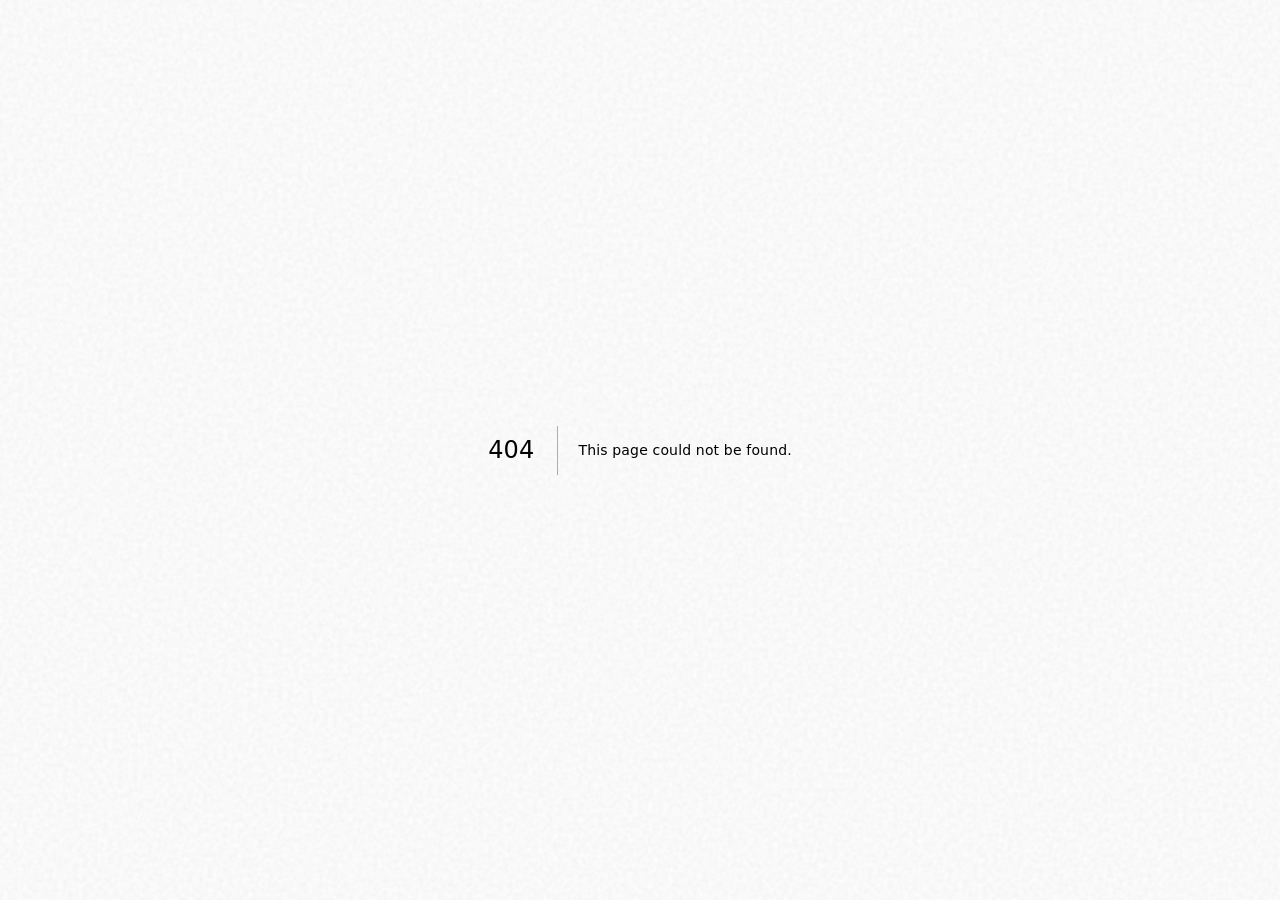
<file: 404/index.html>
<!DOCTYPE html><html lang="ja" class="noto_sans_jp_7b2cc82e-module__eICO-G__variable space_grotesk_1de27910-module__ydah9q__variable jetbrains_mono_28f7d7b0-module__68wIaG__variable playfair_display_720a75b-module__3mxsfG__variable noto_serif_jp_ae23a7b2-module__kAiXaW__variable rocknroll_one_8612fa56-module__8CwkyG__variable bungee_b8f1dcde-module__qrpN2q__variable h-full antialiased"><head><meta charSet="utf-8"/><meta name="viewport" content="width=device-width, initial-scale=1"/><link rel="stylesheet" href="/_next/static/chunks/06.ohemr.-r38.css" data-precedence="next"/><link rel="stylesheet" href="/_next/static/chunks/0ll7uonw-4ulf.css" data-precedence="next"/><link rel="stylesheet" href="/_next/static/chunks/160zizfcj8ql1.css" data-precedence="next"/><link rel="stylesheet" href="/_next/static/chunks/17wn0ftwldrap.css" data-precedence="next"/><link rel="stylesheet" href="/_next/static/chunks/0lm~z5v1d8y9h.css" data-precedence="next"/><link rel="preload" as="script" fetchPriority="low" href="/_next/static/chunks/0ursk~c~2p0vl.js"/><script src="/_next/static/chunks/14hfn-j-~qyza.js" async=""></script><script src="/_next/static/chunks/0mvp4ggm3dqju.js" async=""></script><script src="/_next/static/chunks/11l44_6y.y5nt.js" async=""></script><script src="/_next/static/chunks/turbopack-0q3z78u4d86~s.js" async=""></script><script src="/_next/static/chunks/01xlw8hd842-c.js" async=""></script><script src="/_next/static/chunks/0d3shmwh5_nmn.js" async=""></script><meta name="robots" content="noindex"/><meta name="next-size-adjust" content=""/><title>404: This page could not be found.</title><title>ツクリマクール｜SNSを、採用と集客につながる資産へ。</title><meta name="description" content="TikTok・Instagramを活用し、Under25のSNSネイティブチームとプロディレクター監修で、応募・問い合わせ・来店・購入につながるSNS運用を構築。3〜5アカウント同時運用で勝ち筋を高速検証する、採用・集客に強いSNS運用代行です。"/><meta name="keywords" content="SNS運用代行,採用SNS,SNS集客,TikTok運用,Instagram運用,TikTok採用,若者採用,Z世代,Under25,ショート動画"/><meta name="robots" content="index, follow"/><meta property="og:title" content="SNSを、採用と集客につながる資産へ。｜ツクリマクール"/><meta property="og:description" content="Under25のSNSネイティブチーム×プロディレクター監修。応募・問い合わせ・来店・購入につながるSNS運用を構築。"/><meta property="og:url" content="https://tsukurimakool.com/"/><meta property="og:site_name" content="ツクリマクール"/><meta property="og:locale" content="ja_JP"/><meta property="og:image" content="https://tsukurimakool.com/og-image.png"/><meta property="og:image:width" content="1200"/><meta property="og:image:height" content="630"/><meta property="og:image:alt" content="ツクリマクール｜SNSを、採用と集客につながる資産へ。"/><meta property="og:type" content="website"/><meta name="twitter:card" content="summary_large_image"/><meta name="twitter:title" content="SNSを、採用と集客につながる資産へ。｜ツクリマクール"/><meta name="twitter:description" content="Under25のSNSネイティブチーム×プロディレクター監修。応募・問い合わせ・来店・購入につながるSNS運用を構築。"/><meta name="twitter:image" content="https://tsukurimakool.com/og-image.png"/><link rel="icon" href="/favicon.ico?favicon.0x3dzn~oxb6tn.ico" sizes="256x256" type="image/x-icon"/><script src="/_next/static/chunks/03~yq9q893hmn.js" noModule=""></script></head><body class="min-h-full flex flex-col bg-white text-slate-900 noise-bg"><div hidden=""><!--$--><!--/$--></div><div style="font-family:system-ui,&quot;Segoe UI&quot;,Roboto,Helvetica,Arial,sans-serif,&quot;Apple Color Emoji&quot;,&quot;Segoe UI Emoji&quot;;height:100vh;text-align:center;display:flex;flex-direction:column;align-items:center;justify-content:center"><div><style>body{color:#000;background:#fff;margin:0}.next-error-h1{border-right:1px solid rgba(0,0,0,.3)}@media (prefers-color-scheme:dark){body{color:#fff;background:#000}.next-error-h1{border-right:1px solid rgba(255,255,255,.3)}}</style><h1 class="next-error-h1" style="display:inline-block;margin:0 20px 0 0;padding:0 23px 0 0;font-size:24px;font-weight:500;vertical-align:top;line-height:49px">404</h1><div style="display:inline-block"><h2 style="font-size:14px;font-weight:400;line-height:49px;margin:0">This page could not be found.</h2></div></div></div><!--$--><!--/$--><script src="/_next/static/chunks/0ursk~c~2p0vl.js" id="_R_" async=""></script><script>(self.__next_f=self.__next_f||[]).push([0])</script><script>self.__next_f.push([1,"1:\"$Sreact.fragment\"\n2:I[39756,[\"/_next/static/chunks/01xlw8hd842-c.js\",\"/_next/static/chunks/0d3shmwh5_nmn.js\"],\"default\"]\n3:I[37457,[\"/_next/static/chunks/01xlw8hd842-c.js\",\"/_next/static/chunks/0d3shmwh5_nmn.js\"],\"default\"]\n4:I[97367,[\"/_next/static/chunks/01xlw8hd842-c.js\",\"/_next/static/chunks/0d3shmwh5_nmn.js\"],\"OutletBoundary\"]\n5:\"$Sreact.suspense\"\n8:I[97367,[\"/_next/static/chunks/01xlw8hd842-c.js\",\"/_next/static/chunks/0d3shmwh5_nmn.js\"],\"ViewportBoundary\"]\na:I[97367,[\"/_next/static/chunks/01xlw8hd842-c.js\",\"/_next/static/chunks/0d3shmwh5_nmn.js\"],\"MetadataBoundary\"]\nc:I[68027,[\"/_next/static/chunks/01xlw8hd842-c.js\",\"/_next/static/chunks/0d3shmwh5_nmn.js\"],\"default\",1]\n:HL[\"/_next/static/chunks/06.ohemr.-r38.css\",\"style\"]\n:HL[\"/_next/static/chunks/0ll7uonw-4ulf.css\",\"style\"]\n:HL[\"/_next/static/chunks/160zizfcj8ql1.css\",\"style\"]\n:HL[\"/_next/static/chunks/17wn0ftwldrap.css\",\"style\"]\n:HL[\"/_next/static/chunks/0lm~z5v1d8y9h.css\",\"style\"]\n"])</script><script>self.__next_f.push([1,"0:{\"P\":null,\"c\":[\"\",\"_not-found\",\"\"],\"q\":\"\",\"i\":false,\"f\":[[[\"\",{\"children\":[\"/_not-found\",{\"children\":[\"__PAGE__\",{}]}]},\"$undefined\",\"$undefined\",16],[[\"$\",\"$1\",\"c\",{\"children\":[[[\"$\",\"link\",\"0\",{\"rel\":\"stylesheet\",\"href\":\"/_next/static/chunks/06.ohemr.-r38.css\",\"precedence\":\"next\",\"crossOrigin\":\"$undefined\",\"nonce\":\"$undefined\"}],[\"$\",\"link\",\"1\",{\"rel\":\"stylesheet\",\"href\":\"/_next/static/chunks/0ll7uonw-4ulf.css\",\"precedence\":\"next\",\"crossOrigin\":\"$undefined\",\"nonce\":\"$undefined\"}],[\"$\",\"link\",\"2\",{\"rel\":\"stylesheet\",\"href\":\"/_next/static/chunks/160zizfcj8ql1.css\",\"precedence\":\"next\",\"crossOrigin\":\"$undefined\",\"nonce\":\"$undefined\"}],[\"$\",\"link\",\"3\",{\"rel\":\"stylesheet\",\"href\":\"/_next/static/chunks/17wn0ftwldrap.css\",\"precedence\":\"next\",\"crossOrigin\":\"$undefined\",\"nonce\":\"$undefined\"}],[\"$\",\"link\",\"4\",{\"rel\":\"stylesheet\",\"href\":\"/_next/static/chunks/0lm~z5v1d8y9h.css\",\"precedence\":\"next\",\"crossOrigin\":\"$undefined\",\"nonce\":\"$undefined\"}],[\"$\",\"script\",\"script-0\",{\"src\":\"/_next/static/chunks/01xlw8hd842-c.js\",\"async\":true,\"nonce\":\"$undefined\"}],[\"$\",\"script\",\"script-1\",{\"src\":\"/_next/static/chunks/0d3shmwh5_nmn.js\",\"async\":true,\"nonce\":\"$undefined\"}]],[\"$\",\"html\",null,{\"lang\":\"ja\",\"className\":\"noto_sans_jp_7b2cc82e-module__eICO-G__variable space_grotesk_1de27910-module__ydah9q__variable jetbrains_mono_28f7d7b0-module__68wIaG__variable playfair_display_720a75b-module__3mxsfG__variable noto_serif_jp_ae23a7b2-module__kAiXaW__variable rocknroll_one_8612fa56-module__8CwkyG__variable bungee_b8f1dcde-module__qrpN2q__variable h-full antialiased\",\"children\":[\"$\",\"body\",null,{\"className\":\"min-h-full flex flex-col bg-white text-slate-900 noise-bg\",\"children\":[\"$\",\"$L2\",null,{\"parallelRouterKey\":\"children\",\"error\":\"$undefined\",\"errorStyles\":\"$undefined\",\"errorScripts\":\"$undefined\",\"template\":[\"$\",\"$L3\",null,{}],\"templateStyles\":\"$undefined\",\"templateScripts\":\"$undefined\",\"notFound\":[[[\"$\",\"title\",null,{\"children\":\"404: This page could not be found.\"}],[\"$\",\"div\",null,{\"style\":{\"fontFamily\":\"system-ui,\\\"Segoe UI\\\",Roboto,Helvetica,Arial,sans-serif,\\\"Apple Color Emoji\\\",\\\"Segoe UI Emoji\\\"\",\"height\":\"100vh\",\"textAlign\":\"center\",\"display\":\"flex\",\"flexDirection\":\"column\",\"alignItems\":\"center\",\"justifyContent\":\"center\"},\"children\":[\"$\",\"div\",null,{\"children\":[[\"$\",\"style\",null,{\"dangerouslySetInnerHTML\":{\"__html\":\"body{color:#000;background:#fff;margin:0}.next-error-h1{border-right:1px solid rgba(0,0,0,.3)}@media (prefers-color-scheme:dark){body{color:#fff;background:#000}.next-error-h1{border-right:1px solid rgba(255,255,255,.3)}}\"}}],[\"$\",\"h1\",null,{\"className\":\"next-error-h1\",\"style\":{\"display\":\"inline-block\",\"margin\":\"0 20px 0 0\",\"padding\":\"0 23px 0 0\",\"fontSize\":24,\"fontWeight\":500,\"verticalAlign\":\"top\",\"lineHeight\":\"49px\"},\"children\":404}],[\"$\",\"div\",null,{\"style\":{\"display\":\"inline-block\"},\"children\":[\"$\",\"h2\",null,{\"style\":{\"fontSize\":14,\"fontWeight\":400,\"lineHeight\":\"49px\",\"margin\":0},\"children\":\"This page could not be found.\"}]}]]}]}]],[]],\"forbidden\":\"$undefined\",\"unauthorized\":\"$undefined\"}]}]}]]}],{\"children\":[[\"$\",\"$1\",\"c\",{\"children\":[null,[\"$\",\"$L2\",null,{\"parallelRouterKey\":\"children\",\"error\":\"$undefined\",\"errorStyles\":\"$undefined\",\"errorScripts\":\"$undefined\",\"template\":[\"$\",\"$L3\",null,{}],\"templateStyles\":\"$undefined\",\"templateScripts\":\"$undefined\",\"notFound\":\"$undefined\",\"forbidden\":\"$undefined\",\"unauthorized\":\"$undefined\"}]]}],{\"children\":[[\"$\",\"$1\",\"c\",{\"children\":[[[\"$\",\"title\",null,{\"children\":\"404: This page could not be found.\"}],[\"$\",\"div\",null,{\"style\":\"$0:f:0:1:0:props:children:1:props:children:props:children:props:notFound:0:1:props:style\",\"children\":[\"$\",\"div\",null,{\"children\":[[\"$\",\"style\",null,{\"dangerouslySetInnerHTML\":{\"__html\":\"body{color:#000;background:#fff;margin:0}.next-error-h1{border-right:1px solid rgba(0,0,0,.3)}@media (prefers-color-scheme:dark){body{color:#fff;background:#000}.next-error-h1{border-right:1px solid rgba(255,255,255,.3)}}\"}}],[\"$\",\"h1\",null,{\"className\":\"next-error-h1\",\"style\":\"$0:f:0:1:0:props:children:1:props:children:props:children:props:notFound:0:1:props:children:props:children:1:props:style\",\"children\":404}],[\"$\",\"div\",null,{\"style\":\"$0:f:0:1:0:props:children:1:props:children:props:children:props:notFound:0:1:props:children:props:children:2:props:style\",\"children\":[\"$\",\"h2\",null,{\"style\":\"$0:f:0:1:0:props:children:1:props:children:props:children:props:notFound:0:1:props:children:props:children:2:props:children:props:style\",\"children\":\"This page could not be found.\"}]}]]}]}]],null,[\"$\",\"$L4\",null,{\"children\":[\"$\",\"$5\",null,{\"name\":\"Next.MetadataOutlet\",\"children\":\"$@6\"}]}]]}],{},null,false,null]},null,false,\"$@7\"]},null,false,null],[\"$\",\"$1\",\"h\",{\"children\":[[\"$\",\"meta\",null,{\"name\":\"robots\",\"content\":\"noindex\"}],[\"$\",\"$L8\",null,{\"children\":\"$L9\"}],[\"$\",\"div\",null,{\"hidden\":true,\"children\":[\"$\",\"$La\",null,{\"children\":[\"$\",\"$5\",null,{\"name\":\"Next.Metadata\",\"children\":\"$Lb\"}]}]}],[\"$\",\"meta\",null,{\"name\":\"next-size-adjust\",\"content\":\"\"}]]}],false]],\"m\":\"$undefined\",\"G\":[\"$c\",[[\"$\",\"link\",\"0\",{\"rel\":\"stylesheet\",\"href\":\"/_next/static/chunks/06.ohemr.-r38.css\",\"precedence\":\"next\",\"crossOrigin\":\"$undefined\",\"nonce\":\"$undefined\"}],[\"$\",\"link\",\"1\",{\"rel\":\"stylesheet\",\"href\":\"/_next/static/chunks/0ll7uonw-4ulf.css\",\"precedence\":\"next\",\"crossOrigin\":\"$undefined\",\"nonce\":\"$undefined\"}],[\"$\",\"link\",\"2\",{\"rel\":\"stylesheet\",\"href\":\"/_next/static/chunks/160zizfcj8ql1.css\",\"precedence\":\"next\",\"crossOrigin\":\"$undefined\",\"nonce\":\"$undefined\"}],\"$Ld\",\"$Le\"]],\"S\":true,\"h\":null,\"s\":\"$undefined\",\"l\":\"$undefined\",\"p\":\"$undefined\",\"d\":\"$undefined\",\"b\":\"rsHDdBawSmO7-KQqGg6zI\"}\n"])</script><script>self.__next_f.push([1,"f:[]\n7:\"$Wf\"\nd:[\"$\",\"link\",\"3\",{\"rel\":\"stylesheet\",\"href\":\"/_next/static/chunks/17wn0ftwldrap.css\",\"precedence\":\"next\",\"crossOrigin\":\"$undefined\",\"nonce\":\"$undefined\"}]\ne:[\"$\",\"link\",\"4\",{\"rel\":\"stylesheet\",\"href\":\"/_next/static/chunks/0lm~z5v1d8y9h.css\",\"precedence\":\"next\",\"crossOrigin\":\"$undefined\",\"nonce\":\"$undefined\"}]\n"])</script><script>self.__next_f.push([1,"9:[[\"$\",\"meta\",\"0\",{\"charSet\":\"utf-8\"}],[\"$\",\"meta\",\"1\",{\"name\":\"viewport\",\"content\":\"width=device-width, initial-scale=1\"}]]\n"])</script><script>self.__next_f.push([1,"10:I[27201,[\"/_next/static/chunks/01xlw8hd842-c.js\",\"/_next/static/chunks/0d3shmwh5_nmn.js\"],\"IconMark\"]\n6:null\n"])</script><script>self.__next_f.push([1,"b:[[\"$\",\"title\",\"0\",{\"children\":\"ツクリマクール｜SNSを、採用と集客につながる資産へ。\"}],[\"$\",\"meta\",\"1\",{\"name\":\"description\",\"content\":\"TikTok・Instagramを活用し、Under25のSNSネイティブチームとプロディレクター監修で、応募・問い合わせ・来店・購入につながるSNS運用を構築。3〜5アカウント同時運用で勝ち筋を高速検証する、採用・集客に強いSNS運用代行です。\"}],[\"$\",\"meta\",\"2\",{\"name\":\"keywords\",\"content\":\"SNS運用代行,採用SNS,SNS集客,TikTok運用,Instagram運用,TikTok採用,若者採用,Z世代,Under25,ショート動画\"}],[\"$\",\"meta\",\"3\",{\"name\":\"robots\",\"content\":\"index, follow\"}],[\"$\",\"meta\",\"4\",{\"property\":\"og:title\",\"content\":\"SNSを、採用と集客につながる資産へ。｜ツクリマクール\"}],[\"$\",\"meta\",\"5\",{\"property\":\"og:description\",\"content\":\"Under25のSNSネイティブチーム×プロディレクター監修。応募・問い合わせ・来店・購入につながるSNS運用を構築。\"}],[\"$\",\"meta\",\"6\",{\"property\":\"og:url\",\"content\":\"https://tsukurimakool.com/\"}],[\"$\",\"meta\",\"7\",{\"property\":\"og:site_name\",\"content\":\"ツクリマクール\"}],[\"$\",\"meta\",\"8\",{\"property\":\"og:locale\",\"content\":\"ja_JP\"}],[\"$\",\"meta\",\"9\",{\"property\":\"og:image\",\"content\":\"https://tsukurimakool.com/og-image.png\"}],[\"$\",\"meta\",\"10\",{\"property\":\"og:image:width\",\"content\":\"1200\"}],[\"$\",\"meta\",\"11\",{\"property\":\"og:image:height\",\"content\":\"630\"}],[\"$\",\"meta\",\"12\",{\"property\":\"og:image:alt\",\"content\":\"ツクリマクール｜SNSを、採用と集客につながる資産へ。\"}],[\"$\",\"meta\",\"13\",{\"property\":\"og:type\",\"content\":\"website\"}],[\"$\",\"meta\",\"14\",{\"name\":\"twitter:card\",\"content\":\"summary_large_image\"}],[\"$\",\"meta\",\"15\",{\"name\":\"twitter:title\",\"content\":\"SNSを、採用と集客につながる資産へ。｜ツクリマクール\"}],[\"$\",\"meta\",\"16\",{\"name\":\"twitter:description\",\"content\":\"Under25のSNSネイティブチーム×プロディレクター監修。応募・問い合わせ・来店・購入につながるSNS運用を構築。\"}],[\"$\",\"meta\",\"17\",{\"name\":\"twitter:image\",\"content\":\"https://tsukurimakool.com/og-image.png\"}],[\"$\",\"link\",\"18\",{\"rel\":\"icon\",\"href\":\"/favicon.ico?favicon.0x3dzn~oxb6tn.ico\",\"sizes\":\"256x256\",\"type\":\"image/x-icon\"}],[\"$\",\"$L10\",\"19\",{}]]\n"])</script></body></html>
</file>
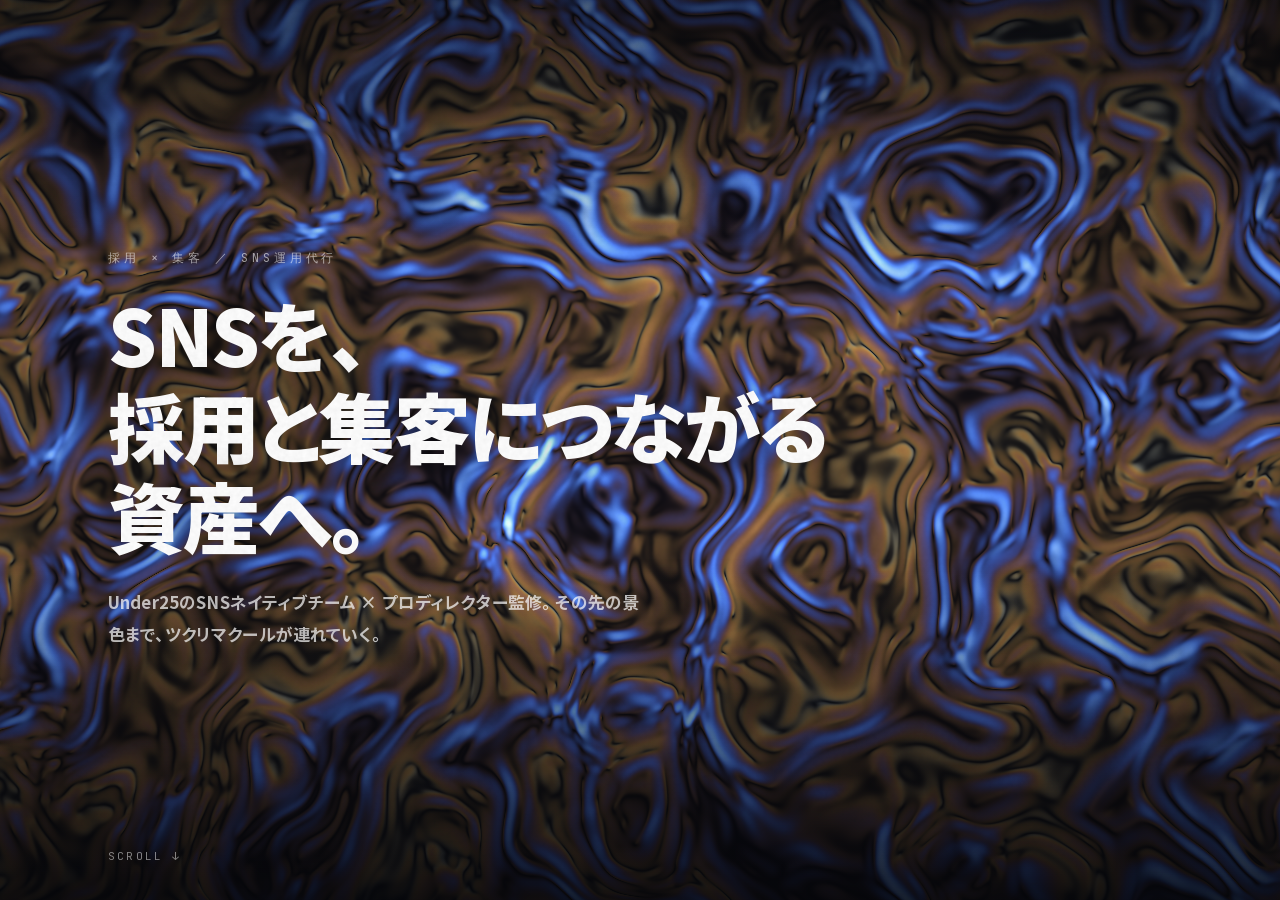
<file: null2/index.html>
<!DOCTYPE html><html lang="ja" class="noto_sans_jp_7b2cc82e-module__eICO-G__variable space_grotesk_1de27910-module__ydah9q__variable jetbrains_mono_28f7d7b0-module__68wIaG__variable playfair_display_720a75b-module__3mxsfG__variable noto_serif_jp_ae23a7b2-module__kAiXaW__variable rocknroll_one_8612fa56-module__8CwkyG__variable bungee_b8f1dcde-module__qrpN2q__variable h-full antialiased"><head><meta charSet="utf-8"/><meta name="viewport" content="width=device-width, initial-scale=1"/><link rel="preload" href="/_next/static/media/7b3954b250246604-s.p.16y2v1gf61amr.woff2" as="font" crossorigin="" type="font/woff2"/><link rel="preload" href="/_next/static/media/ad9c66e761fed85a-s.p.0e4b2z5rxsmxh.woff2" as="font" crossorigin="" type="font/woff2"/><link rel="preload" href="/_next/static/media/c358e0c1d17060fc-s.p.04by6u1isp2q-.woff2" as="font" crossorigin="" type="font/woff2"/><link rel="preload" href="/_next/static/media/f274a7d773de54c9-s.163vk5zt4o7.p.woff2" as="font" crossorigin="" type="font/woff2"/><link rel="stylesheet" href="/_next/static/chunks/06.ohemr.-r38.css" data-precedence="next"/><link rel="stylesheet" href="/_next/static/chunks/0ll7uonw-4ulf.css" data-precedence="next"/><link rel="stylesheet" href="/_next/static/chunks/160zizfcj8ql1.css" data-precedence="next"/><link rel="stylesheet" href="/_next/static/chunks/17wn0ftwldrap.css" data-precedence="next"/><link rel="stylesheet" href="/_next/static/chunks/0lm~z5v1d8y9h.css" data-precedence="next"/><link rel="preload" as="script" fetchPriority="low" href="/_next/static/chunks/0ursk~c~2p0vl.js"/><script src="/_next/static/chunks/14hfn-j-~qyza.js" async=""></script><script src="/_next/static/chunks/0mvp4ggm3dqju.js" async=""></script><script src="/_next/static/chunks/11l44_6y.y5nt.js" async=""></script><script src="/_next/static/chunks/turbopack-0q3z78u4d86~s.js" async=""></script><script src="/_next/static/chunks/01xlw8hd842-c.js" async=""></script><script src="/_next/static/chunks/0d3shmwh5_nmn.js" async=""></script><script src="/_next/static/chunks/0_axqgbvdi.q0.js" async=""></script><meta name="next-size-adjust" content=""/><title>ツクリマクール｜SNSを、採用と集客につながる資産へ。</title><meta name="description" content="TikTok・Instagramを活用し、Under25のSNSネイティブチームとプロディレクター監修で、応募・問い合わせ・来店・購入につながるSNS運用を構築。3〜5アカウント同時運用で勝ち筋を高速検証する、採用・集客に強いSNS運用代行です。"/><meta name="keywords" content="SNS運用代行,採用SNS,SNS集客,TikTok運用,Instagram運用,TikTok採用,若者採用,Z世代,Under25,ショート動画"/><meta name="robots" content="noindex, nofollow"/><meta property="og:title" content="SNSを、採用と集客につながる資産へ。｜ツクリマクール"/><meta property="og:description" content="Under25のSNSネイティブチーム×プロディレクター監修。応募・問い合わせ・来店・購入につながるSNS運用を構築。"/><meta property="og:url" content="https://tsukurimakool.com/"/><meta property="og:site_name" content="ツクリマクール"/><meta property="og:locale" content="ja_JP"/><meta property="og:image" content="https://tsukurimakool.com/og-image.png"/><meta property="og:image:width" content="1200"/><meta property="og:image:height" content="630"/><meta property="og:image:alt" content="ツクリマクール｜SNSを、採用と集客につながる資産へ。"/><meta property="og:type" content="website"/><meta name="twitter:card" content="summary_large_image"/><meta name="twitter:title" content="SNSを、採用と集客につながる資産へ。｜ツクリマクール"/><meta name="twitter:description" content="Under25のSNSネイティブチーム×プロディレクター監修。応募・問い合わせ・来店・購入につながるSNS運用を構築。"/><meta name="twitter:image" content="https://tsukurimakool.com/og-image.png"/><link rel="icon" href="/favicon.ico?favicon.0x3dzn~oxb6tn.ico" sizes="256x256" type="image/x-icon"/><script src="/_next/static/chunks/03~yq9q893hmn.js" noModule=""></script></head><body class="min-h-full flex flex-col bg-white text-slate-900 noise-bg"><div hidden=""><!--$--><!--/$--></div><div style="position:relative;min-height:100svh;background:#05060a;overflow:hidden;font-family:var(--font-noto-sans-jp), sans-serif"><canvas style="position:absolute;inset:0;width:100%;height:100%;display:block"></canvas><div aria-hidden="true" style="position:absolute;inset:0;pointer-events:none;background:linear-gradient(180deg, rgba(5,6,10,0.55) 0%, rgba(5,6,10,0) 28%, rgba(5,6,10,0) 62%, rgba(5,6,10,0.85) 100%)"></div><div class="n2-fade" style="position:relative;z-index:2;min-height:100svh;display:flex;flex-direction:column;justify-content:center;max-width:1120px;margin:0 auto;padding:0 28px"><div style="font-family:var(--font-jetbrains-mono), monospace;font-size:12px;letter-spacing:0.32em;color:rgba(255,255,255,0.6);margin-bottom:22px">採用 × 集客 ／ SNS運用代行</div><h1 style="font-weight:900;color:#fff;font-size:clamp(2.4rem, 6vw, 5.2rem);line-height:1.18;letter-spacing:-0.03em;margin:0;text-shadow:0 4px 40px rgba(0,0,0,0.5)">SNSを、<br/>採用と集客につながる<br/>資産へ。</h1><p style="margin-top:26px;color:rgba(255,255,255,0.72);font-weight:700;font-size:clamp(0.9rem,1.4vw,1.05rem);max-width:32em;line-height:1.9">Under25のSNSネイティブチーム × プロディレクター監修。 その先の景色まで、ツクリマクールが連れていく。</p><div style="position:absolute;bottom:36px;left:28px;color:rgba(255,255,255,0.5);font-size:11px;letter-spacing:0.2em;font-family:var(--font-jetbrains-mono), monospace">SCROLL ↓</div></div><style>
        .n2-fade{ opacity:0; transform: translateY(14px); animation: n2in 1.4s cubic-bezier(.22,1,.36,1) .3s forwards; }
        @keyframes n2in{ to{ opacity:1; transform:none; } }
        @media (prefers-reduced-motion: reduce){ .n2-fade{ opacity:1; transform:none; animation:none; } }
      </style></div><!--$--><!--/$--><script src="/_next/static/chunks/0ursk~c~2p0vl.js" id="_R_" async=""></script><script>(self.__next_f=self.__next_f||[]).push([0])</script><script>self.__next_f.push([1,"1:\"$Sreact.fragment\"\n2:I[39756,[\"/_next/static/chunks/01xlw8hd842-c.js\",\"/_next/static/chunks/0d3shmwh5_nmn.js\"],\"default\"]\n3:I[37457,[\"/_next/static/chunks/01xlw8hd842-c.js\",\"/_next/static/chunks/0d3shmwh5_nmn.js\"],\"default\"]\n4:I[47257,[\"/_next/static/chunks/01xlw8hd842-c.js\",\"/_next/static/chunks/0d3shmwh5_nmn.js\"],\"ClientPageRoot\"]\n5:I[76322,[\"/_next/static/chunks/01xlw8hd842-c.js\",\"/_next/static/chunks/0d3shmwh5_nmn.js\",\"/_next/static/chunks/0_axqgbvdi.q0.js\"],\"default\"]\n8:I[97367,[\"/_next/static/chunks/01xlw8hd842-c.js\",\"/_next/static/chunks/0d3shmwh5_nmn.js\"],\"OutletBoundary\"]\n9:\"$Sreact.suspense\"\nb:I[97367,[\"/_next/static/chunks/01xlw8hd842-c.js\",\"/_next/static/chunks/0d3shmwh5_nmn.js\"],\"ViewportBoundary\"]\nd:I[97367,[\"/_next/static/chunks/01xlw8hd842-c.js\",\"/_next/static/chunks/0d3shmwh5_nmn.js\"],\"MetadataBoundary\"]\nf:I[68027,[\"/_next/static/chunks/01xlw8hd842-c.js\",\"/_next/static/chunks/0d3shmwh5_nmn.js\"],\"default\",1]\n:HL[\"/_next/static/chunks/06.ohemr.-r38.css\",\"style\"]\n:HL[\"/_next/static/chunks/0ll7uonw-4ulf.css\",\"style\"]\n:HL[\"/_next/static/chunks/160zizfcj8ql1.css\",\"style\"]\n:HL[\"/_next/static/chunks/17wn0ftwldrap.css\",\"style\"]\n:HL[\"/_next/static/chunks/0lm~z5v1d8y9h.css\",\"style\"]\n:HL[\"/_next/static/media/7b3954b250246604-s.p.16y2v1gf61amr.woff2\",\"font\",{\"crossOrigin\":\"\",\"type\":\"font/woff2\"}]\n:HL[\"/_next/static/media/ad9c66e761fed85a-s.p.0e4b2z5rxsmxh.woff2\",\"font\",{\"crossOrigin\":\"\",\"type\":\"font/woff2\"}]\n:HL[\"/_next/static/media/c358e0c1d17060fc-s.p.04by6u1isp2q-.woff2\",\"font\",{\"crossOrigin\":\"\",\"type\":\"font/woff2\"}]\n:HL[\"/_next/static/media/f274a7d773de54c9-s.163vk5zt4o7.p.woff2\",\"font\",{\"crossOrigin\":\"\",\"type\":\"font/woff2\"}]\n"])</script><script>self.__next_f.push([1,"0:{\"P\":null,\"c\":[\"\",\"null2\",\"\"],\"q\":\"\",\"i\":false,\"f\":[[[\"\",{\"children\":[\"null2\",{\"children\":[\"__PAGE__\",{}]}]},\"$undefined\",\"$undefined\",16],[[\"$\",\"$1\",\"c\",{\"children\":[[[\"$\",\"link\",\"0\",{\"rel\":\"stylesheet\",\"href\":\"/_next/static/chunks/06.ohemr.-r38.css\",\"precedence\":\"next\",\"crossOrigin\":\"$undefined\",\"nonce\":\"$undefined\"}],[\"$\",\"link\",\"1\",{\"rel\":\"stylesheet\",\"href\":\"/_next/static/chunks/0ll7uonw-4ulf.css\",\"precedence\":\"next\",\"crossOrigin\":\"$undefined\",\"nonce\":\"$undefined\"}],[\"$\",\"link\",\"2\",{\"rel\":\"stylesheet\",\"href\":\"/_next/static/chunks/160zizfcj8ql1.css\",\"precedence\":\"next\",\"crossOrigin\":\"$undefined\",\"nonce\":\"$undefined\"}],[\"$\",\"link\",\"3\",{\"rel\":\"stylesheet\",\"href\":\"/_next/static/chunks/17wn0ftwldrap.css\",\"precedence\":\"next\",\"crossOrigin\":\"$undefined\",\"nonce\":\"$undefined\"}],[\"$\",\"link\",\"4\",{\"rel\":\"stylesheet\",\"href\":\"/_next/static/chunks/0lm~z5v1d8y9h.css\",\"precedence\":\"next\",\"crossOrigin\":\"$undefined\",\"nonce\":\"$undefined\"}],[\"$\",\"script\",\"script-0\",{\"src\":\"/_next/static/chunks/01xlw8hd842-c.js\",\"async\":true,\"nonce\":\"$undefined\"}],[\"$\",\"script\",\"script-1\",{\"src\":\"/_next/static/chunks/0d3shmwh5_nmn.js\",\"async\":true,\"nonce\":\"$undefined\"}]],[\"$\",\"html\",null,{\"lang\":\"ja\",\"className\":\"noto_sans_jp_7b2cc82e-module__eICO-G__variable space_grotesk_1de27910-module__ydah9q__variable jetbrains_mono_28f7d7b0-module__68wIaG__variable playfair_display_720a75b-module__3mxsfG__variable noto_serif_jp_ae23a7b2-module__kAiXaW__variable rocknroll_one_8612fa56-module__8CwkyG__variable bungee_b8f1dcde-module__qrpN2q__variable h-full antialiased\",\"children\":[\"$\",\"body\",null,{\"className\":\"min-h-full flex flex-col bg-white text-slate-900 noise-bg\",\"children\":[\"$\",\"$L2\",null,{\"parallelRouterKey\":\"children\",\"error\":\"$undefined\",\"errorStyles\":\"$undefined\",\"errorScripts\":\"$undefined\",\"template\":[\"$\",\"$L3\",null,{}],\"templateStyles\":\"$undefined\",\"templateScripts\":\"$undefined\",\"notFound\":[[[\"$\",\"title\",null,{\"children\":\"404: This page could not be found.\"}],[\"$\",\"div\",null,{\"style\":{\"fontFamily\":\"system-ui,\\\"Segoe UI\\\",Roboto,Helvetica,Arial,sans-serif,\\\"Apple Color Emoji\\\",\\\"Segoe UI Emoji\\\"\",\"height\":\"100vh\",\"textAlign\":\"center\",\"display\":\"flex\",\"flexDirection\":\"column\",\"alignItems\":\"center\",\"justifyContent\":\"center\"},\"children\":[\"$\",\"div\",null,{\"children\":[[\"$\",\"style\",null,{\"dangerouslySetInnerHTML\":{\"__html\":\"body{color:#000;background:#fff;margin:0}.next-error-h1{border-right:1px solid rgba(0,0,0,.3)}@media (prefers-color-scheme:dark){body{color:#fff;background:#000}.next-error-h1{border-right:1px solid rgba(255,255,255,.3)}}\"}}],[\"$\",\"h1\",null,{\"className\":\"next-error-h1\",\"style\":{\"display\":\"inline-block\",\"margin\":\"0 20px 0 0\",\"padding\":\"0 23px 0 0\",\"fontSize\":24,\"fontWeight\":500,\"verticalAlign\":\"top\",\"lineHeight\":\"49px\"},\"children\":404}],[\"$\",\"div\",null,{\"style\":{\"display\":\"inline-block\"},\"children\":[\"$\",\"h2\",null,{\"style\":{\"fontSize\":14,\"fontWeight\":400,\"lineHeight\":\"49px\",\"margin\":0},\"children\":\"This page could not be found.\"}]}]]}]}]],[]],\"forbidden\":\"$undefined\",\"unauthorized\":\"$undefined\"}]}]}]]}],{\"children\":[[\"$\",\"$1\",\"c\",{\"children\":[null,[\"$\",\"$L2\",null,{\"parallelRouterKey\":\"children\",\"error\":\"$undefined\",\"errorStyles\":\"$undefined\",\"errorScripts\":\"$undefined\",\"template\":[\"$\",\"$L3\",null,{}],\"templateStyles\":\"$undefined\",\"templateScripts\":\"$undefined\",\"notFound\":\"$undefined\",\"forbidden\":\"$undefined\",\"unauthorized\":\"$undefined\"}]]}],{\"children\":[[\"$\",\"$1\",\"c\",{\"children\":[[\"$\",\"$L4\",null,{\"Component\":\"$5\",\"serverProvidedParams\":{\"searchParams\":{},\"params\":{},\"promises\":[\"$@6\",\"$@7\"]}}],[[\"$\",\"script\",\"script-0\",{\"src\":\"/_next/static/chunks/0_axqgbvdi.q0.js\",\"async\":true,\"nonce\":\"$undefined\"}]],[\"$\",\"$L8\",null,{\"children\":[\"$\",\"$9\",null,{\"name\":\"Next.MetadataOutlet\",\"children\":\"$@a\"}]}]]}],{},null,false,null]},null,false,null]},null,false,null],[\"$\",\"$1\",\"h\",{\"children\":[null,[\"$\",\"$Lb\",null,{\"children\":\"$Lc\"}],[\"$\",\"div\",null,{\"hidden\":true,\"children\":[\"$\",\"$Ld\",null,{\"children\":[\"$\",\"$9\",null,{\"name\":\"Next.Metadata\",\"children\":\"$Le\"}]}]}],[\"$\",\"meta\",null,{\"name\":\"next-size-adjust\",\"content\":\"\"}]]}],false]],\"m\":\"$undefined\",\"G\":[\"$f\",[[\"$\",\"link\",\"0\",{\"rel\":\"stylesheet\",\"href\":\"/_next/static/chunks/06.ohemr.-r38.css\",\"precedence\":\"next\",\"crossOrigin\":\"$undefined\",\"nonce\":\"$undefined\"}],[\"$\",\"link\",\"1\",{\"rel\":\"stylesheet\",\"href\":\"/_next/static/chunks/0ll7uonw-4ulf.css\",\"precedence\":\"next\",\"crossOrigin\":\"$undefined\",\"nonce\":\"$undefined\"}],[\"$\",\"link\",\"2\",{\"rel\":\"stylesheet\",\"href\":\"/_next/static/chunks/160zizfcj8ql1.css\",\"precedence\":\"next\",\"crossOrigin\":\"$undefined\",\"nonce\":\"$undefined\"}],[\"$\",\"link\",\"3\",{\"rel\":\"stylesheet\",\"href\":\"/_next/static/chunks/17wn0ftwldrap.css\",\"precedence\":\"next\",\"crossOrigin\":\"$undefined\",\"nonce\":\"$undefined\"}],[\"$\",\"link\",\"4\",{\"rel\":\"stylesheet\",\"href\":\"/_next/static/chunks/0lm~z5v1d8y9h.css\",\"precedence\":\"next\",\"crossOrigin\":\"$undefined\",\"nonce\":\"$undefined\"}]]],\"S\":true,\"h\":null,\"s\":\"$undefined\",\"l\":\"$undefined\",\"p\":\"$undefined\",\"d\":\"$undefined\",\"b\":\"rsHDdBawSmO7-KQqGg6zI\"}\n"])</script><script>self.__next_f.push([1,"6:{}\n7:\"$0:f:0:1:1:children:1:children:0:props:children:0:props:serverProvidedParams:params\"\n"])</script><script>self.__next_f.push([1,"c:[[\"$\",\"meta\",\"0\",{\"charSet\":\"utf-8\"}],[\"$\",\"meta\",\"1\",{\"name\":\"viewport\",\"content\":\"width=device-width, initial-scale=1\"}]]\n"])</script><script>self.__next_f.push([1,"10:I[27201,[\"/_next/static/chunks/01xlw8hd842-c.js\",\"/_next/static/chunks/0d3shmwh5_nmn.js\"],\"IconMark\"]\na:null\n"])</script><script>self.__next_f.push([1,"e:[[\"$\",\"title\",\"0\",{\"children\":\"ツクリマクール｜SNSを、採用と集客につながる資産へ。\"}],[\"$\",\"meta\",\"1\",{\"name\":\"description\",\"content\":\"TikTok・Instagramを活用し、Under25のSNSネイティブチームとプロディレクター監修で、応募・問い合わせ・来店・購入につながるSNS運用を構築。3〜5アカウント同時運用で勝ち筋を高速検証する、採用・集客に強いSNS運用代行です。\"}],[\"$\",\"meta\",\"2\",{\"name\":\"keywords\",\"content\":\"SNS運用代行,採用SNS,SNS集客,TikTok運用,Instagram運用,TikTok採用,若者採用,Z世代,Under25,ショート動画\"}],[\"$\",\"meta\",\"3\",{\"name\":\"robots\",\"content\":\"noindex, nofollow\"}],[\"$\",\"meta\",\"4\",{\"property\":\"og:title\",\"content\":\"SNSを、採用と集客につながる資産へ。｜ツクリマクール\"}],[\"$\",\"meta\",\"5\",{\"property\":\"og:description\",\"content\":\"Under25のSNSネイティブチーム×プロディレクター監修。応募・問い合わせ・来店・購入につながるSNS運用を構築。\"}],[\"$\",\"meta\",\"6\",{\"property\":\"og:url\",\"content\":\"https://tsukurimakool.com/\"}],[\"$\",\"meta\",\"7\",{\"property\":\"og:site_name\",\"content\":\"ツクリマクール\"}],[\"$\",\"meta\",\"8\",{\"property\":\"og:locale\",\"content\":\"ja_JP\"}],[\"$\",\"meta\",\"9\",{\"property\":\"og:image\",\"content\":\"https://tsukurimakool.com/og-image.png\"}],[\"$\",\"meta\",\"10\",{\"property\":\"og:image:width\",\"content\":\"1200\"}],[\"$\",\"meta\",\"11\",{\"property\":\"og:image:height\",\"content\":\"630\"}],[\"$\",\"meta\",\"12\",{\"property\":\"og:image:alt\",\"content\":\"ツクリマクール｜SNSを、採用と集客につながる資産へ。\"}],[\"$\",\"meta\",\"13\",{\"property\":\"og:type\",\"content\":\"website\"}],[\"$\",\"meta\",\"14\",{\"name\":\"twitter:card\",\"content\":\"summary_large_image\"}],[\"$\",\"meta\",\"15\",{\"name\":\"twitter:title\",\"content\":\"SNSを、採用と集客につながる資産へ。｜ツクリマクール\"}],[\"$\",\"meta\",\"16\",{\"name\":\"twitter:description\",\"content\":\"Under25のSNSネイティブチーム×プロディレクター監修。応募・問い合わせ・来店・購入につながるSNS運用を構築。\"}],[\"$\",\"meta\",\"17\",{\"name\":\"twitter:image\",\"content\":\"https://tsukurimakool.com/og-image.png\"}],[\"$\",\"link\",\"18\",{\"rel\":\"icon\",\"href\":\"/favicon.ico?favicon.0x3dzn~oxb6tn.ico\",\"sizes\":\"256x256\",\"type\":\"image/x-icon\"}],[\"$\",\"$L10\",\"19\",{}]]\n"])</script></body></html>
</file>
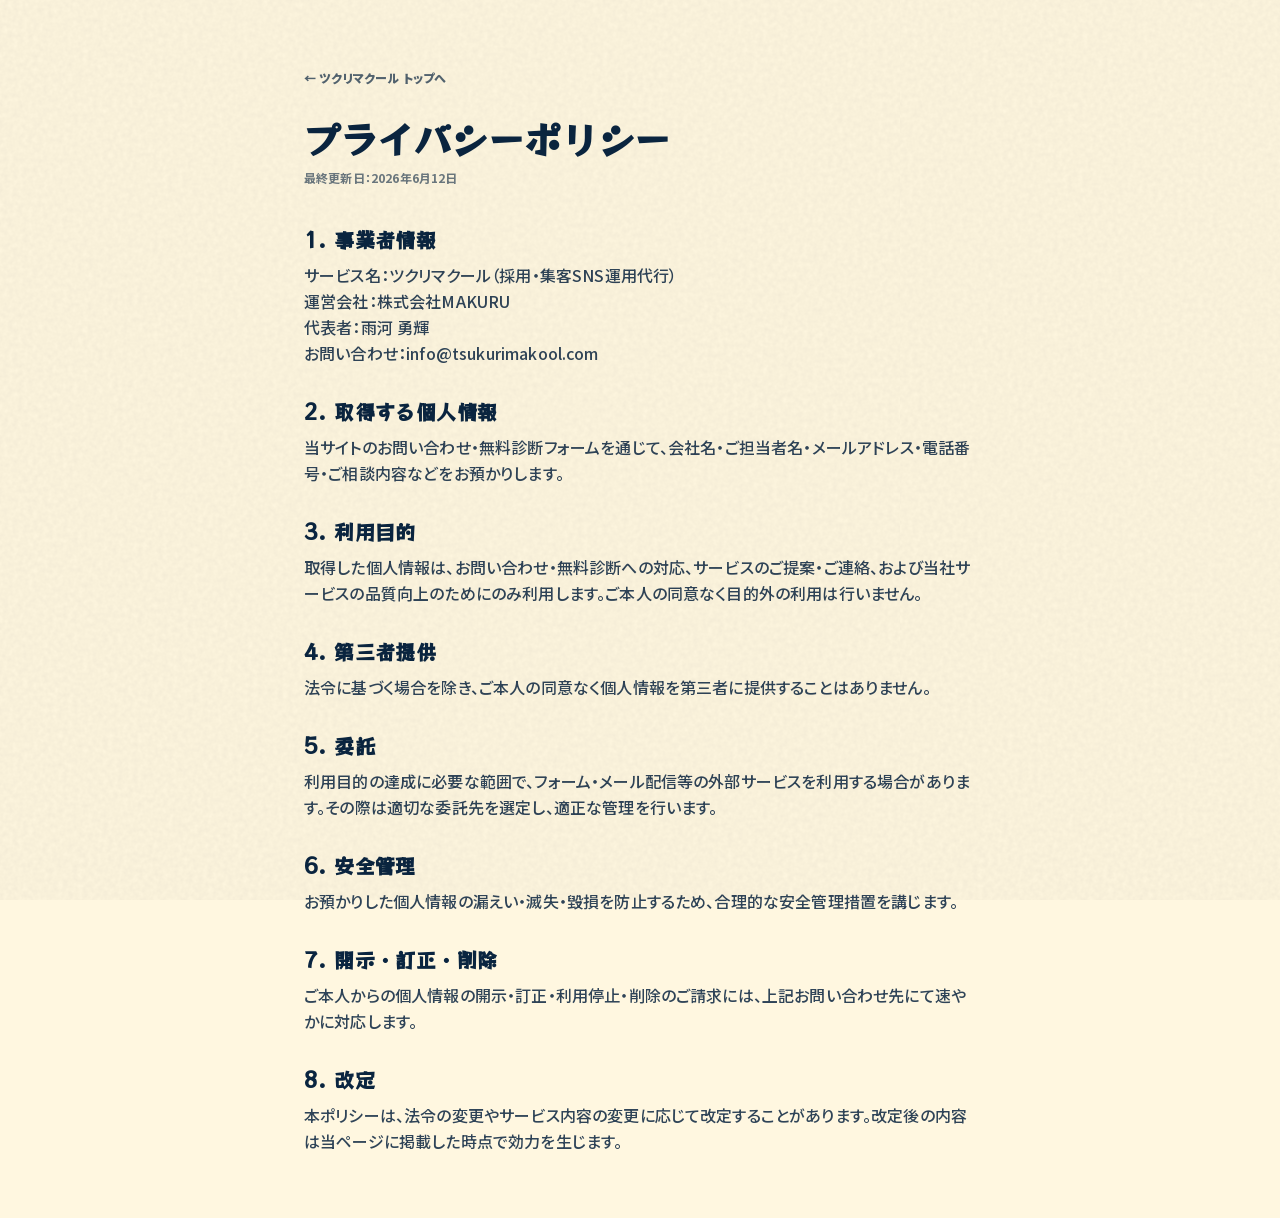
<file: privacy/index.html>
<!DOCTYPE html><html lang="ja" class="noto_sans_jp_7b2cc82e-module__eICO-G__variable space_grotesk_1de27910-module__ydah9q__variable jetbrains_mono_28f7d7b0-module__68wIaG__variable playfair_display_720a75b-module__3mxsfG__variable noto_serif_jp_ae23a7b2-module__kAiXaW__variable rocknroll_one_8612fa56-module__8CwkyG__variable bungee_b8f1dcde-module__qrpN2q__variable h-full antialiased"><head><meta charSet="utf-8"/><meta name="viewport" content="width=device-width, initial-scale=1"/><link rel="preload" href="/_next/static/media/7b3954b250246604-s.p.16y2v1gf61amr.woff2" as="font" crossorigin="" type="font/woff2"/><link rel="preload" href="/_next/static/media/ad9c66e761fed85a-s.p.0e4b2z5rxsmxh.woff2" as="font" crossorigin="" type="font/woff2"/><link rel="preload" href="/_next/static/media/c358e0c1d17060fc-s.p.04by6u1isp2q-.woff2" as="font" crossorigin="" type="font/woff2"/><link rel="preload" href="/_next/static/media/f274a7d773de54c9-s.163vk5zt4o7.p.woff2" as="font" crossorigin="" type="font/woff2"/><link rel="stylesheet" href="/_next/static/chunks/06.ohemr.-r38.css" data-precedence="next"/><link rel="stylesheet" href="/_next/static/chunks/0ll7uonw-4ulf.css" data-precedence="next"/><link rel="stylesheet" href="/_next/static/chunks/160zizfcj8ql1.css" data-precedence="next"/><link rel="stylesheet" href="/_next/static/chunks/17wn0ftwldrap.css" data-precedence="next"/><link rel="stylesheet" href="/_next/static/chunks/0lm~z5v1d8y9h.css" data-precedence="next"/><link rel="preload" as="script" fetchPriority="low" href="/_next/static/chunks/0ursk~c~2p0vl.js"/><script src="/_next/static/chunks/14hfn-j-~qyza.js" async=""></script><script src="/_next/static/chunks/0mvp4ggm3dqju.js" async=""></script><script src="/_next/static/chunks/11l44_6y.y5nt.js" async=""></script><script src="/_next/static/chunks/turbopack-0q3z78u4d86~s.js" async=""></script><script src="/_next/static/chunks/01xlw8hd842-c.js" async=""></script><script src="/_next/static/chunks/0d3shmwh5_nmn.js" async=""></script><script src="/_next/static/chunks/15ika4zy8_z34.js" async=""></script><meta name="next-size-adjust" content=""/><title>プライバシーポリシー｜ツクリマクール</title><meta name="description" content="TikTok・Instagramを活用し、Under25のSNSネイティブチームとプロディレクター監修で、応募・問い合わせ・来店・購入につながるSNS運用を構築。3〜5アカウント同時運用で勝ち筋を高速検証する、採用・集客に強いSNS運用代行です。"/><meta name="keywords" content="SNS運用代行,採用SNS,SNS集客,TikTok運用,Instagram運用,TikTok採用,若者採用,Z世代,Under25,ショート動画"/><meta name="robots" content="index, follow"/><meta property="og:title" content="SNSを、採用と集客につながる資産へ。｜ツクリマクール"/><meta property="og:description" content="Under25のSNSネイティブチーム×プロディレクター監修。応募・問い合わせ・来店・購入につながるSNS運用を構築。"/><meta property="og:url" content="https://tsukurimakool.com/"/><meta property="og:site_name" content="ツクリマクール"/><meta property="og:locale" content="ja_JP"/><meta property="og:image" content="https://tsukurimakool.com/og-image.png"/><meta property="og:image:width" content="1200"/><meta property="og:image:height" content="630"/><meta property="og:image:alt" content="ツクリマクール｜SNSを、採用と集客につながる資産へ。"/><meta property="og:type" content="website"/><meta name="twitter:card" content="summary_large_image"/><meta name="twitter:title" content="SNSを、採用と集客につながる資産へ。｜ツクリマクール"/><meta name="twitter:description" content="Under25のSNSネイティブチーム×プロディレクター監修。応募・問い合わせ・来店・購入につながるSNS運用を構築。"/><meta name="twitter:image" content="https://tsukurimakool.com/og-image.png"/><link rel="icon" href="/favicon.ico?favicon.0x3dzn~oxb6tn.ico" sizes="256x256" type="image/x-icon"/><script src="/_next/static/chunks/03~yq9q893hmn.js" noModule=""></script></head><body class="min-h-full flex flex-col bg-white text-slate-900 noise-bg"><div hidden=""><!--$--><!--/$--></div><main class="min-h-screen bg-[#fff7e0] text-[var(--navy)] py-16 px-5"><div class="mx-auto max-w-2xl"><a class="inline-flex items-center gap-1 text-xs font-black text-[var(--navy)]/70 hover:text-[var(--navy)] mb-8" href="/">← ツクリマクール トップへ</a><h1 class="font-pop text-3xl md:text-4xl mb-3" style="font-weight:900">プライバシーポリシー</h1><p class="text-xs text-[var(--navy)]/60 font-bold mb-10">最終更新日：2026年6月12日</p><div class="space-y-8"><section><h2 class="font-pop text-lg md:text-xl mb-2" style="font-weight:900">1. 事業者情報</h2><p class="text-sm md:text-base leading-relaxed font-medium whitespace-pre-line text-[var(--navy)]/85">サービス名：ツクリマクール（採用・集客SNS運用代行）
運営会社：株式会社MAKURU
代表者：雨河 勇輝
お問い合わせ：info@tsukurimakool.com</p></section><section><h2 class="font-pop text-lg md:text-xl mb-2" style="font-weight:900">2. 取得する個人情報</h2><p class="text-sm md:text-base leading-relaxed font-medium whitespace-pre-line text-[var(--navy)]/85">当サイトのお問い合わせ・無料診断フォームを通じて、会社名・ご担当者名・メールアドレス・電話番号・ご相談内容などをお預かりします。</p></section><section><h2 class="font-pop text-lg md:text-xl mb-2" style="font-weight:900">3. 利用目的</h2><p class="text-sm md:text-base leading-relaxed font-medium whitespace-pre-line text-[var(--navy)]/85">取得した個人情報は、お問い合わせ・無料診断への対応、サービスのご提案・ご連絡、および当社サービスの品質向上のためにのみ利用します。ご本人の同意なく目的外の利用は行いません。</p></section><section><h2 class="font-pop text-lg md:text-xl mb-2" style="font-weight:900">4. 第三者提供</h2><p class="text-sm md:text-base leading-relaxed font-medium whitespace-pre-line text-[var(--navy)]/85">法令に基づく場合を除き、ご本人の同意なく個人情報を第三者に提供することはありません。</p></section><section><h2 class="font-pop text-lg md:text-xl mb-2" style="font-weight:900">5. 委託</h2><p class="text-sm md:text-base leading-relaxed font-medium whitespace-pre-line text-[var(--navy)]/85">利用目的の達成に必要な範囲で、フォーム・メール配信等の外部サービスを利用する場合があります。その際は適切な委託先を選定し、適正な管理を行います。</p></section><section><h2 class="font-pop text-lg md:text-xl mb-2" style="font-weight:900">6. 安全管理</h2><p class="text-sm md:text-base leading-relaxed font-medium whitespace-pre-line text-[var(--navy)]/85">お預かりした個人情報の漏えい・滅失・毀損を防止するため、合理的な安全管理措置を講じます。</p></section><section><h2 class="font-pop text-lg md:text-xl mb-2" style="font-weight:900">7. 開示・訂正・削除</h2><p class="text-sm md:text-base leading-relaxed font-medium whitespace-pre-line text-[var(--navy)]/85">ご本人からの個人情報の開示・訂正・利用停止・削除のご請求には、上記お問い合わせ先にて速やかに対応します。</p></section><section><h2 class="font-pop text-lg md:text-xl mb-2" style="font-weight:900">8. 改定</h2><p class="text-sm md:text-base leading-relaxed font-medium whitespace-pre-line text-[var(--navy)]/85">本ポリシーは、法令の変更やサービス内容の変更に応じて改定することがあります。改定後の内容は当ページに掲載した時点で効力を生じます。</p></section></div></div></main><!--$--><!--/$--><script src="/_next/static/chunks/0ursk~c~2p0vl.js" id="_R_" async=""></script><script>(self.__next_f=self.__next_f||[]).push([0])</script><script>self.__next_f.push([1,"1:\"$Sreact.fragment\"\n2:I[39756,[\"/_next/static/chunks/01xlw8hd842-c.js\",\"/_next/static/chunks/0d3shmwh5_nmn.js\"],\"default\"]\n3:I[37457,[\"/_next/static/chunks/01xlw8hd842-c.js\",\"/_next/static/chunks/0d3shmwh5_nmn.js\"],\"default\"]\n4:I[22016,[\"/_next/static/chunks/01xlw8hd842-c.js\",\"/_next/static/chunks/0d3shmwh5_nmn.js\",\"/_next/static/chunks/15ika4zy8_z34.js\"],\"\"]\nf:I[68027,[\"/_next/static/chunks/01xlw8hd842-c.js\",\"/_next/static/chunks/0d3shmwh5_nmn.js\"],\"default\",1]\n:HL[\"/_next/static/chunks/06.ohemr.-r38.css\",\"style\"]\n:HL[\"/_next/static/chunks/0ll7uonw-4ulf.css\",\"style\"]\n:HL[\"/_next/static/chunks/160zizfcj8ql1.css\",\"style\"]\n:HL[\"/_next/static/chunks/17wn0ftwldrap.css\",\"style\"]\n:HL[\"/_next/static/chunks/0lm~z5v1d8y9h.css\",\"style\"]\n:HL[\"/_next/static/media/7b3954b250246604-s.p.16y2v1gf61amr.woff2\",\"font\",{\"crossOrigin\":\"\",\"type\":\"font/woff2\"}]\n:HL[\"/_next/static/media/ad9c66e761fed85a-s.p.0e4b2z5rxsmxh.woff2\",\"font\",{\"crossOrigin\":\"\",\"type\":\"font/woff2\"}]\n:HL[\"/_next/static/media/c358e0c1d17060fc-s.p.04by6u1isp2q-.woff2\",\"font\",{\"crossOrigin\":\"\",\"type\":\"font/woff2\"}]\n:HL[\"/_next/static/media/f274a7d773de54c9-s.163vk5zt4o7.p.woff2\",\"font\",{\"crossOrigin\":\"\",\"type\":\"font/woff2\"}]\n"])</script><script>self.__next_f.push([1,"0:{\"P\":null,\"c\":[\"\",\"privacy\",\"\"],\"q\":\"\",\"i\":false,\"f\":[[[\"\",{\"children\":[\"privacy\",{\"children\":[\"__PAGE__\",{}]}]},\"$undefined\",\"$undefined\",16],[[\"$\",\"$1\",\"c\",{\"children\":[[[\"$\",\"link\",\"0\",{\"rel\":\"stylesheet\",\"href\":\"/_next/static/chunks/06.ohemr.-r38.css\",\"precedence\":\"next\",\"crossOrigin\":\"$undefined\",\"nonce\":\"$undefined\"}],[\"$\",\"link\",\"1\",{\"rel\":\"stylesheet\",\"href\":\"/_next/static/chunks/0ll7uonw-4ulf.css\",\"precedence\":\"next\",\"crossOrigin\":\"$undefined\",\"nonce\":\"$undefined\"}],[\"$\",\"link\",\"2\",{\"rel\":\"stylesheet\",\"href\":\"/_next/static/chunks/160zizfcj8ql1.css\",\"precedence\":\"next\",\"crossOrigin\":\"$undefined\",\"nonce\":\"$undefined\"}],[\"$\",\"link\",\"3\",{\"rel\":\"stylesheet\",\"href\":\"/_next/static/chunks/17wn0ftwldrap.css\",\"precedence\":\"next\",\"crossOrigin\":\"$undefined\",\"nonce\":\"$undefined\"}],[\"$\",\"link\",\"4\",{\"rel\":\"stylesheet\",\"href\":\"/_next/static/chunks/0lm~z5v1d8y9h.css\",\"precedence\":\"next\",\"crossOrigin\":\"$undefined\",\"nonce\":\"$undefined\"}],[\"$\",\"script\",\"script-0\",{\"src\":\"/_next/static/chunks/01xlw8hd842-c.js\",\"async\":true,\"nonce\":\"$undefined\"}],[\"$\",\"script\",\"script-1\",{\"src\":\"/_next/static/chunks/0d3shmwh5_nmn.js\",\"async\":true,\"nonce\":\"$undefined\"}]],[\"$\",\"html\",null,{\"lang\":\"ja\",\"className\":\"noto_sans_jp_7b2cc82e-module__eICO-G__variable space_grotesk_1de27910-module__ydah9q__variable jetbrains_mono_28f7d7b0-module__68wIaG__variable playfair_display_720a75b-module__3mxsfG__variable noto_serif_jp_ae23a7b2-module__kAiXaW__variable rocknroll_one_8612fa56-module__8CwkyG__variable bungee_b8f1dcde-module__qrpN2q__variable h-full antialiased\",\"children\":[\"$\",\"body\",null,{\"className\":\"min-h-full flex flex-col bg-white text-slate-900 noise-bg\",\"children\":[\"$\",\"$L2\",null,{\"parallelRouterKey\":\"children\",\"error\":\"$undefined\",\"errorStyles\":\"$undefined\",\"errorScripts\":\"$undefined\",\"template\":[\"$\",\"$L3\",null,{}],\"templateStyles\":\"$undefined\",\"templateScripts\":\"$undefined\",\"notFound\":[[[\"$\",\"title\",null,{\"children\":\"404: This page could not be found.\"}],[\"$\",\"div\",null,{\"style\":{\"fontFamily\":\"system-ui,\\\"Segoe UI\\\",Roboto,Helvetica,Arial,sans-serif,\\\"Apple Color Emoji\\\",\\\"Segoe UI Emoji\\\"\",\"height\":\"100vh\",\"textAlign\":\"center\",\"display\":\"flex\",\"flexDirection\":\"column\",\"alignItems\":\"center\",\"justifyContent\":\"center\"},\"children\":[\"$\",\"div\",null,{\"children\":[[\"$\",\"style\",null,{\"dangerouslySetInnerHTML\":{\"__html\":\"body{color:#000;background:#fff;margin:0}.next-error-h1{border-right:1px solid rgba(0,0,0,.3)}@media (prefers-color-scheme:dark){body{color:#fff;background:#000}.next-error-h1{border-right:1px solid rgba(255,255,255,.3)}}\"}}],[\"$\",\"h1\",null,{\"className\":\"next-error-h1\",\"style\":{\"display\":\"inline-block\",\"margin\":\"0 20px 0 0\",\"padding\":\"0 23px 0 0\",\"fontSize\":24,\"fontWeight\":500,\"verticalAlign\":\"top\",\"lineHeight\":\"49px\"},\"children\":404}],[\"$\",\"div\",null,{\"style\":{\"display\":\"inline-block\"},\"children\":[\"$\",\"h2\",null,{\"style\":{\"fontSize\":14,\"fontWeight\":400,\"lineHeight\":\"49px\",\"margin\":0},\"children\":\"This page could not be found.\"}]}]]}]}]],[]],\"forbidden\":\"$undefined\",\"unauthorized\":\"$undefined\"}]}]}]]}],{\"children\":[[\"$\",\"$1\",\"c\",{\"children\":[null,[\"$\",\"$L2\",null,{\"parallelRouterKey\":\"children\",\"error\":\"$undefined\",\"errorStyles\":\"$undefined\",\"errorScripts\":\"$undefined\",\"template\":[\"$\",\"$L3\",null,{}],\"templateStyles\":\"$undefined\",\"templateScripts\":\"$undefined\",\"notFound\":\"$undefined\",\"forbidden\":\"$undefined\",\"unauthorized\":\"$undefined\"}]]}],{\"children\":[[\"$\",\"$1\",\"c\",{\"children\":[[\"$\",\"main\",null,{\"className\":\"min-h-screen bg-[#fff7e0] text-[var(--navy)] py-16 px-5\",\"children\":[\"$\",\"div\",null,{\"className\":\"mx-auto max-w-2xl\",\"children\":[[\"$\",\"$L4\",null,{\"href\":\"/\",\"className\":\"inline-flex items-center gap-1 text-xs font-black text-[var(--navy)]/70 hover:text-[var(--navy)] mb-8\",\"children\":\"← ツクリマクール トップへ\"}],[\"$\",\"h1\",null,{\"className\":\"font-pop text-3xl md:text-4xl mb-3\",\"style\":{\"fontWeight\":900},\"children\":\"プライバシーポリシー\"}],[\"$\",\"p\",null,{\"className\":\"text-xs text-[var(--navy)]/60 font-bold mb-10\",\"children\":\"最終更新日：2026年6月12日\"}],[\"$\",\"div\",null,{\"className\":\"space-y-8\",\"children\":[[\"$\",\"section\",\"1. 事業者情報\",{\"children\":[[\"$\",\"h2\",null,{\"className\":\"font-pop text-lg md:text-xl mb-2\",\"style\":{\"fontWeight\":900},\"children\":\"1. 事業者情報\"}],[\"$\",\"p\",null,{\"className\":\"text-sm md:text-base leading-relaxed font-medium whitespace-pre-line text-[var(--navy)]/85\",\"children\":\"サービス名：ツクリマクール（採用・集客SNS運用代行）\\n運営会社：株式会社MAKURU\\n代表者：雨河 勇輝\\nお問い合わせ：info@tsukurimakool.com\"}]]}],[\"$\",\"section\",\"2. 取得する個人情報\",{\"children\":[[\"$\",\"h2\",null,{\"className\":\"font-pop text-lg md:text-xl mb-2\",\"style\":{\"fontWeight\":900},\"children\":\"2. 取得する個人情報\"}],[\"$\",\"p\",null,{\"className\":\"text-sm md:text-base leading-relaxed font-medium whitespace-pre-line text-[var(--navy)]/85\",\"children\":\"当サイトのお問い合わせ・無料診断フォームを通じて、会社名・ご担当者名・メールアドレス・電話番号・ご相談内容などをお預かりします。\"}]]}],\"$L5\",\"$L6\",\"$L7\",\"$L8\",\"$L9\",\"$La\"]}]]}]}],[\"$Lb\"],\"$Lc\"]}],{},null,false,null]},null,false,\"$@d\"]},null,false,null],\"$Le\",false]],\"m\":\"$undefined\",\"G\":[\"$f\",[\"$L10\",\"$L11\",\"$L12\",\"$L13\",\"$L14\"]],\"S\":true,\"h\":null,\"s\":\"$undefined\",\"l\":\"$undefined\",\"p\":\"$undefined\",\"d\":\"$undefined\",\"b\":\"rsHDdBawSmO7-KQqGg6zI\"}\n"])</script><script>self.__next_f.push([1,"15:I[97367,[\"/_next/static/chunks/01xlw8hd842-c.js\",\"/_next/static/chunks/0d3shmwh5_nmn.js\"],\"OutletBoundary\"]\n16:\"$Sreact.suspense\"\n19:I[97367,[\"/_next/static/chunks/01xlw8hd842-c.js\",\"/_next/static/chunks/0d3shmwh5_nmn.js\"],\"ViewportBoundary\"]\n1b:I[97367,[\"/_next/static/chunks/01xlw8hd842-c.js\",\"/_next/static/chunks/0d3shmwh5_nmn.js\"],\"MetadataBoundary\"]\n5:[\"$\",\"section\",\"3. 利用目的\",{\"children\":[[\"$\",\"h2\",null,{\"className\":\"font-pop text-lg md:text-xl mb-2\",\"style\":{\"fontWeight\":900},\"children\":\"3. 利用目的\"}],[\"$\",\"p\",null,{\"className\":\"text-sm md:text-base leading-relaxed font-medium whitespace-pre-line text-[var(--navy)]/85\",\"children\":\"取得した個人情報は、お問い合わせ・無料診断への対応、サービスのご提案・ご連絡、および当社サービスの品質向上のためにのみ利用します。ご本人の同意なく目的外の利用は行いません。\"}]]}]\n6:[\"$\",\"section\",\"4. 第三者提供\",{\"children\":[[\"$\",\"h2\",null,{\"className\":\"font-pop text-lg md:text-xl mb-2\",\"style\":{\"fontWeight\":900},\"children\":\"4. 第三者提供\"}],[\"$\",\"p\",null,{\"className\":\"text-sm md:text-base leading-relaxed font-medium whitespace-pre-line text-[var(--navy)]/85\",\"children\":\"法令に基づく場合を除き、ご本人の同意なく個人情報を第三者に提供することはありません。\"}]]}]\n7:[\"$\",\"section\",\"5. 委託\",{\"children\":[[\"$\",\"h2\",null,{\"className\":\"font-pop text-lg md:text-xl mb-2\",\"style\":{\"fontWeight\":900},\"children\":\"5. 委託\"}],[\"$\",\"p\",null,{\"className\":\"text-sm md:text-base leading-relaxed font-medium whitespace-pre-line text-[var(--navy)]/85\",\"children\":\"利用目的の達成に必要な範囲で、フォーム・メール配信等の外部サービスを利用する場合があります。その際は適切な委託先を選定し、適正な管理を行います。\"}]]}]\n8:[\"$\",\"section\",\"6. 安全管理\",{\"children\":[[\"$\",\"h2\",null,{\"className\":\"font-pop text-lg md:text-xl mb-2\",\"style\":{\"fontWeight\":900},\"children\":\"6. 安全管理\"}],[\"$\",\"p\",null,{\"className\":\"text-sm md:text-base leading-relaxed font-medium whitespace-pre-line text-[var(--navy)]/85\",\"children\":\"お預かりした個人情報の漏えい・滅失・毀損を防止するため、合理的な安全管理措置を講じます。\"}]]}]\n9:[\"$\",\"section\",\"7. 開示・訂正・削除\",{\"children\":[[\"$\",\"h2\",null,{\"className\":\"font-pop text-lg md:text-xl mb-2\",\"style\":{\"fontWeight\":900},\"children\":\"7. 開示・訂正・削除\"}],[\"$\",\"p\",null,{\"className\":\"text-sm md:text-base leading-relaxed font-medium whitespace-pre-line text-[var(--navy)]/85\",\"children\":\"ご本人からの個人情報の開示・訂正・利用停止・削除のご請求には、上記お問い合わせ先にて速やかに対応します。\"}]]}]\na:[\"$\",\"section\",\"8. 改定\",{\"children\":[[\"$\",\"h2\",null,{\"className\":\"font-pop text-lg md:text-xl mb-2\",\"style\":{\"fontWeight\":900},\"children\":\"8. 改定\"}],[\"$\",\"p\",null,{\"className\":\"text-sm md:text-base leading-relaxed font-medium whitespace-pre-line text-[var(--navy)]/85\",\"children\":\"本ポリシーは、法令の変更やサービス内容の変更に応じて改定することがあります。改定後の内容は当ページに掲載した時点で効力を生じます。\"}]]}]\nb:[\"$\",\"script\",\"script-0\",{\"src\":\"/_next/static/chunks/15ika4zy8_z34.js\",\"async\":true,\"nonce\":\"$undefined\"}]\nc:[\"$\",\"$L15\",null,{\"children\":[\"$\",\"$16\",null,{\"name\":\"Next.MetadataOutlet\",\"children\":\"$@17\"}]}]\n18:[]\nd:\"$W18\"\ne:[\"$\",\"$1\",\"h\",{\"children\":[null,[\"$\",\"$L19\",null,{\"children\":\"$L1a\"}],[\"$\",\"div\",null,{\"hidden\":true,\"children\":[\"$\",\"$L1b\",null,{\"children\":[\"$\",\"$16\",null,{\"name\":\"Next.Metadata\",\"children\":\"$L1c\"}]}]}],[\"$\",\"meta\",null,{\"name\":\"next-size-adjust\",\"content\":\"\"}]]}]\n10:[\"$\",\"link\",\"0\",{\"rel\":\"stylesheet\",\"href\":\"/_next/static/chunks/06.ohemr.-r38.css\",\"precedence\":\"next\",\"crossOrigin\":\"$undefined\",\"nonce\":\"$undefined\"}]\n11:[\"$\",\"link\",\"1\",{\"rel\":\"stylesheet\",\"href\":\"/_next/static/chunks/0ll7uonw-4ulf.css\",\"precedence\":\"next\",\"crossOrigin\":\"$undefined\",\"nonce\":\"$undefi"])</script><script>self.__next_f.push([1,"ned\"}]\n12:[\"$\",\"link\",\"2\",{\"rel\":\"stylesheet\",\"href\":\"/_next/static/chunks/160zizfcj8ql1.css\",\"precedence\":\"next\",\"crossOrigin\":\"$undefined\",\"nonce\":\"$undefined\"}]\n13:[\"$\",\"link\",\"3\",{\"rel\":\"stylesheet\",\"href\":\"/_next/static/chunks/17wn0ftwldrap.css\",\"precedence\":\"next\",\"crossOrigin\":\"$undefined\",\"nonce\":\"$undefined\"}]\n14:[\"$\",\"link\",\"4\",{\"rel\":\"stylesheet\",\"href\":\"/_next/static/chunks/0lm~z5v1d8y9h.css\",\"precedence\":\"next\",\"crossOrigin\":\"$undefined\",\"nonce\":\"$undefined\"}]\n"])</script><script>self.__next_f.push([1,"1a:[[\"$\",\"meta\",\"0\",{\"charSet\":\"utf-8\"}],[\"$\",\"meta\",\"1\",{\"name\":\"viewport\",\"content\":\"width=device-width, initial-scale=1\"}]]\n"])</script><script>self.__next_f.push([1,"1d:I[27201,[\"/_next/static/chunks/01xlw8hd842-c.js\",\"/_next/static/chunks/0d3shmwh5_nmn.js\"],\"IconMark\"]\n17:null\n"])</script><script>self.__next_f.push([1,"1c:[[\"$\",\"title\",\"0\",{\"children\":\"プライバシーポリシー｜ツクリマクール\"}],[\"$\",\"meta\",\"1\",{\"name\":\"description\",\"content\":\"TikTok・Instagramを活用し、Under25のSNSネイティブチームとプロディレクター監修で、応募・問い合わせ・来店・購入につながるSNS運用を構築。3〜5アカウント同時運用で勝ち筋を高速検証する、採用・集客に強いSNS運用代行です。\"}],[\"$\",\"meta\",\"2\",{\"name\":\"keywords\",\"content\":\"SNS運用代行,採用SNS,SNS集客,TikTok運用,Instagram運用,TikTok採用,若者採用,Z世代,Under25,ショート動画\"}],[\"$\",\"meta\",\"3\",{\"name\":\"robots\",\"content\":\"index, follow\"}],[\"$\",\"meta\",\"4\",{\"property\":\"og:title\",\"content\":\"SNSを、採用と集客につながる資産へ。｜ツクリマクール\"}],[\"$\",\"meta\",\"5\",{\"property\":\"og:description\",\"content\":\"Under25のSNSネイティブチーム×プロディレクター監修。応募・問い合わせ・来店・購入につながるSNS運用を構築。\"}],[\"$\",\"meta\",\"6\",{\"property\":\"og:url\",\"content\":\"https://tsukurimakool.com/\"}],[\"$\",\"meta\",\"7\",{\"property\":\"og:site_name\",\"content\":\"ツクリマクール\"}],[\"$\",\"meta\",\"8\",{\"property\":\"og:locale\",\"content\":\"ja_JP\"}],[\"$\",\"meta\",\"9\",{\"property\":\"og:image\",\"content\":\"https://tsukurimakool.com/og-image.png\"}],[\"$\",\"meta\",\"10\",{\"property\":\"og:image:width\",\"content\":\"1200\"}],[\"$\",\"meta\",\"11\",{\"property\":\"og:image:height\",\"content\":\"630\"}],[\"$\",\"meta\",\"12\",{\"property\":\"og:image:alt\",\"content\":\"ツクリマクール｜SNSを、採用と集客につながる資産へ。\"}],[\"$\",\"meta\",\"13\",{\"property\":\"og:type\",\"content\":\"website\"}],[\"$\",\"meta\",\"14\",{\"name\":\"twitter:card\",\"content\":\"summary_large_image\"}],[\"$\",\"meta\",\"15\",{\"name\":\"twitter:title\",\"content\":\"SNSを、採用と集客につながる資産へ。｜ツクリマクール\"}],[\"$\",\"meta\",\"16\",{\"name\":\"twitter:description\",\"content\":\"Under25のSNSネイティブチーム×プロディレクター監修。応募・問い合わせ・来店・購入につながるSNS運用を構築。\"}],[\"$\",\"meta\",\"17\",{\"name\":\"twitter:image\",\"content\":\"https://tsukurimakool.com/og-image.png\"}],[\"$\",\"link\",\"18\",{\"rel\":\"icon\",\"href\":\"/favicon.ico?favicon.0x3dzn~oxb6tn.ico\",\"sizes\":\"256x256\",\"type\":\"image/x-icon\"}],[\"$\",\"$L1d\",\"19\",{}]]\n"])</script></body></html>
</file>
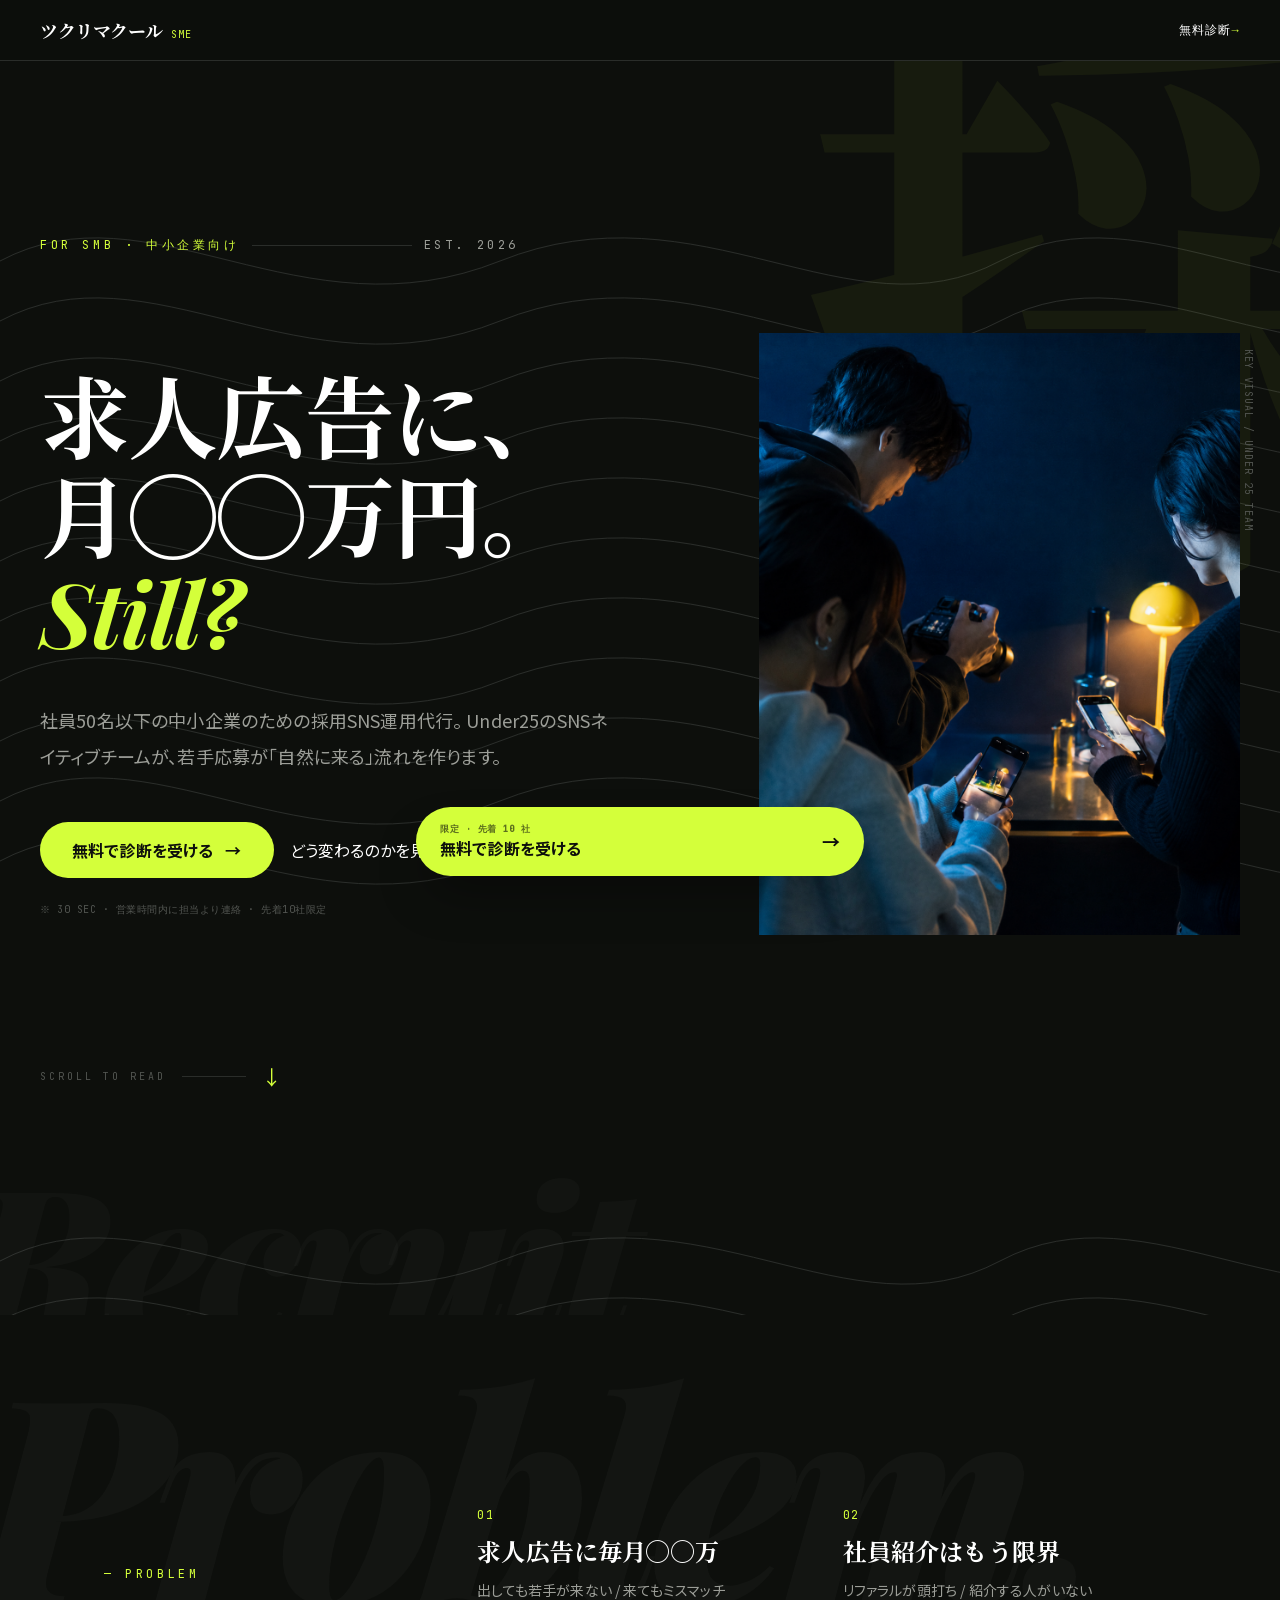
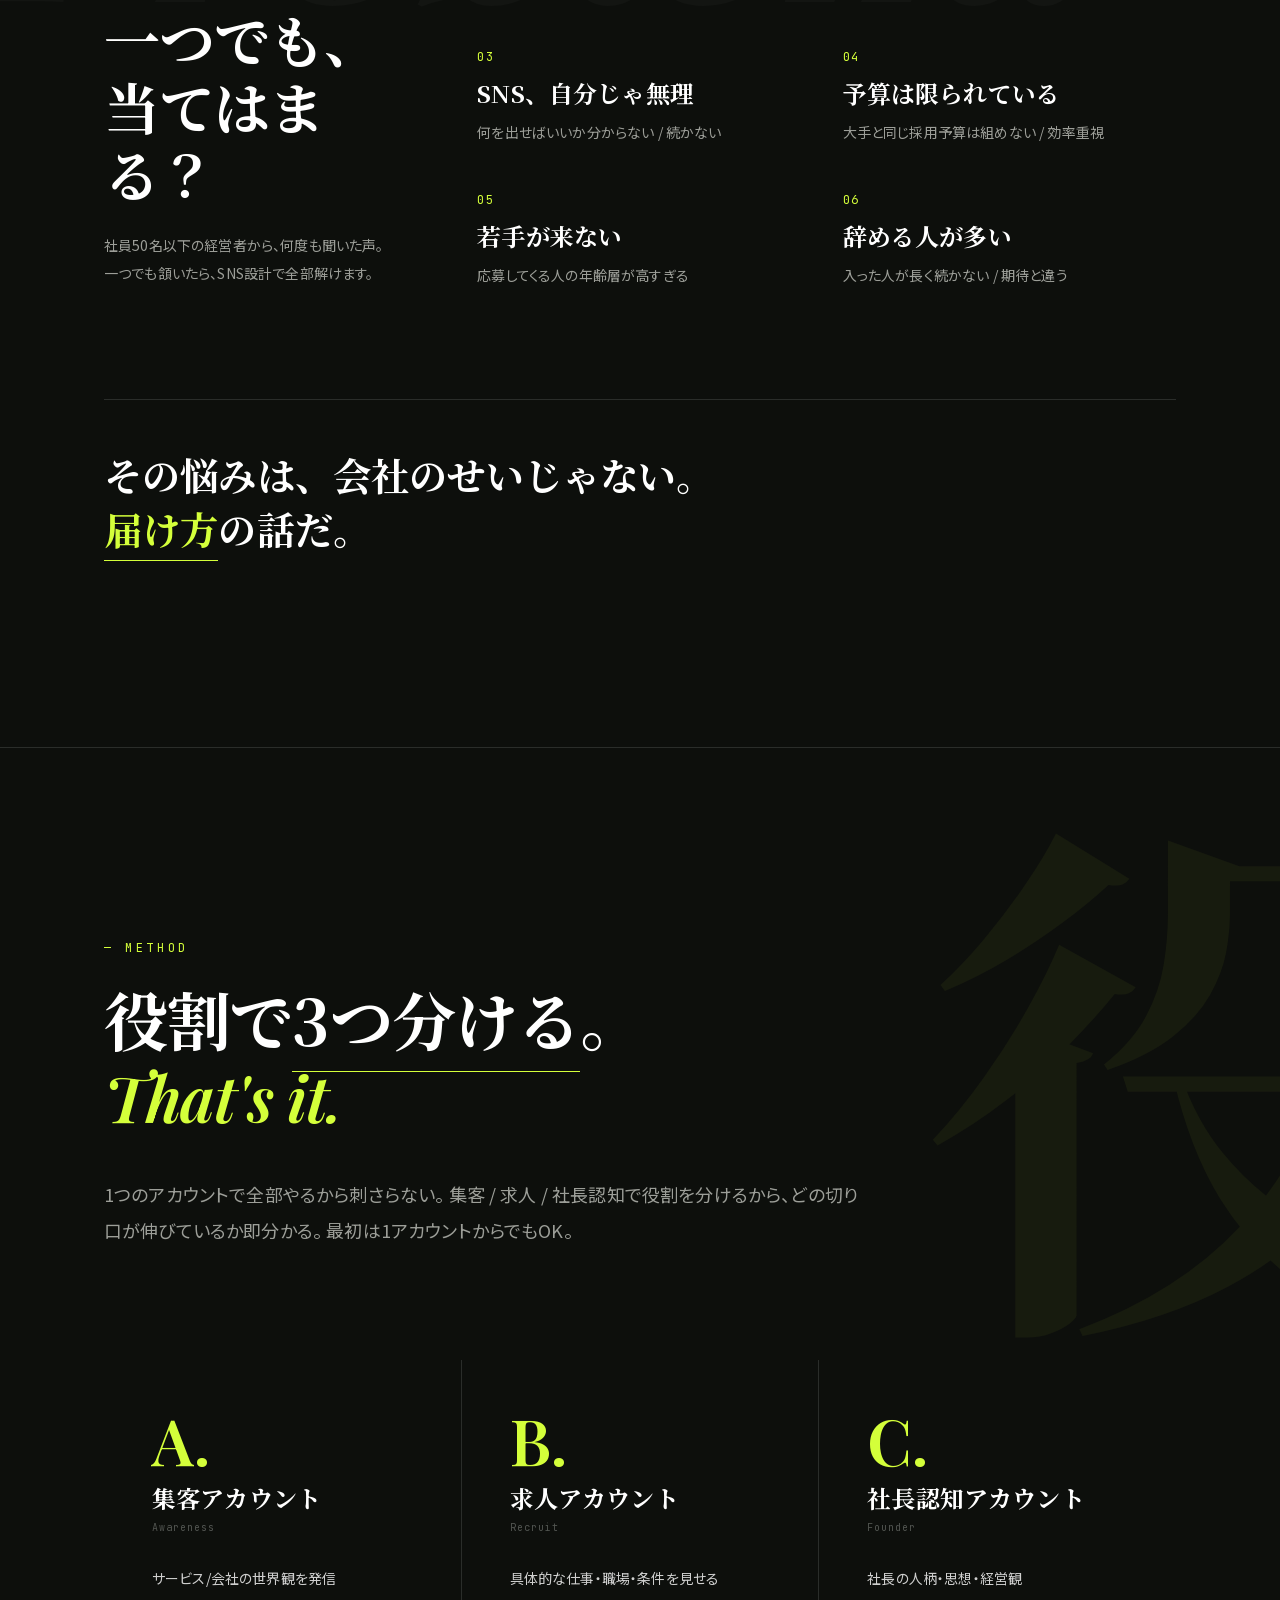
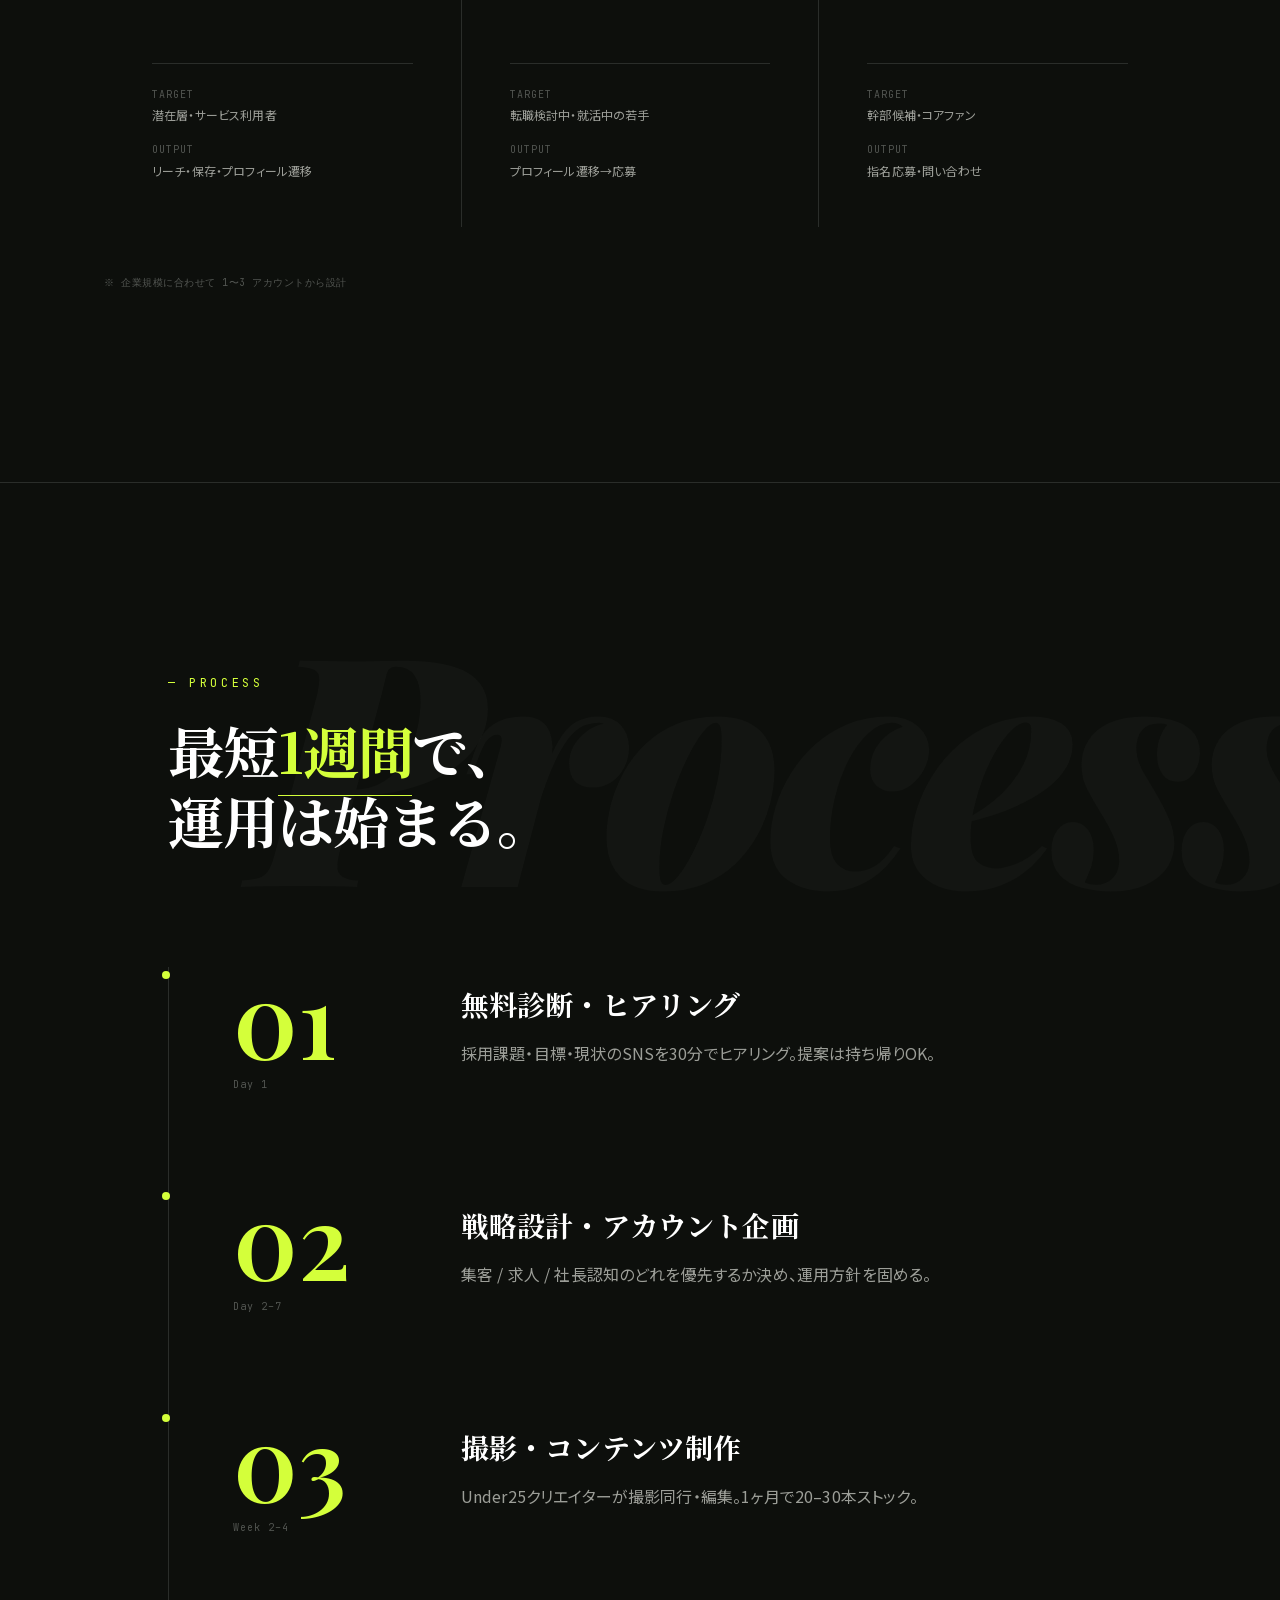
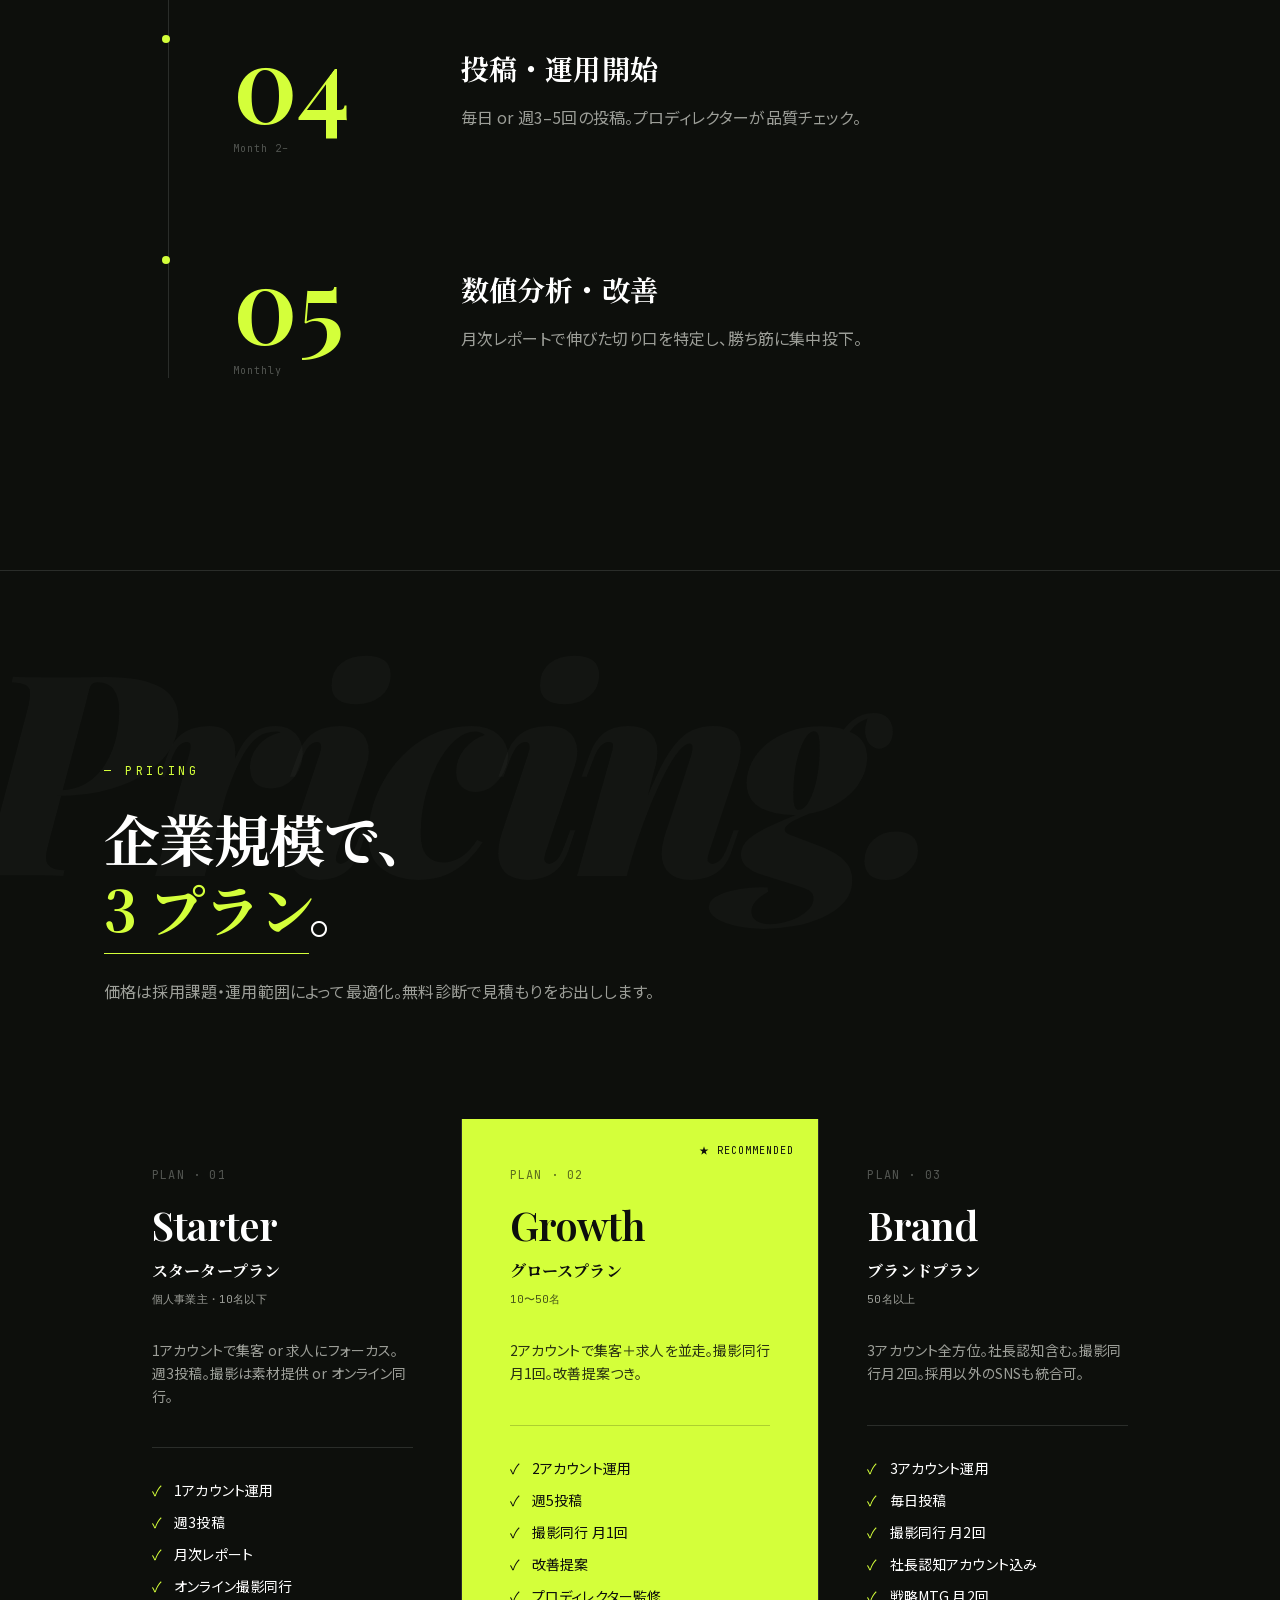
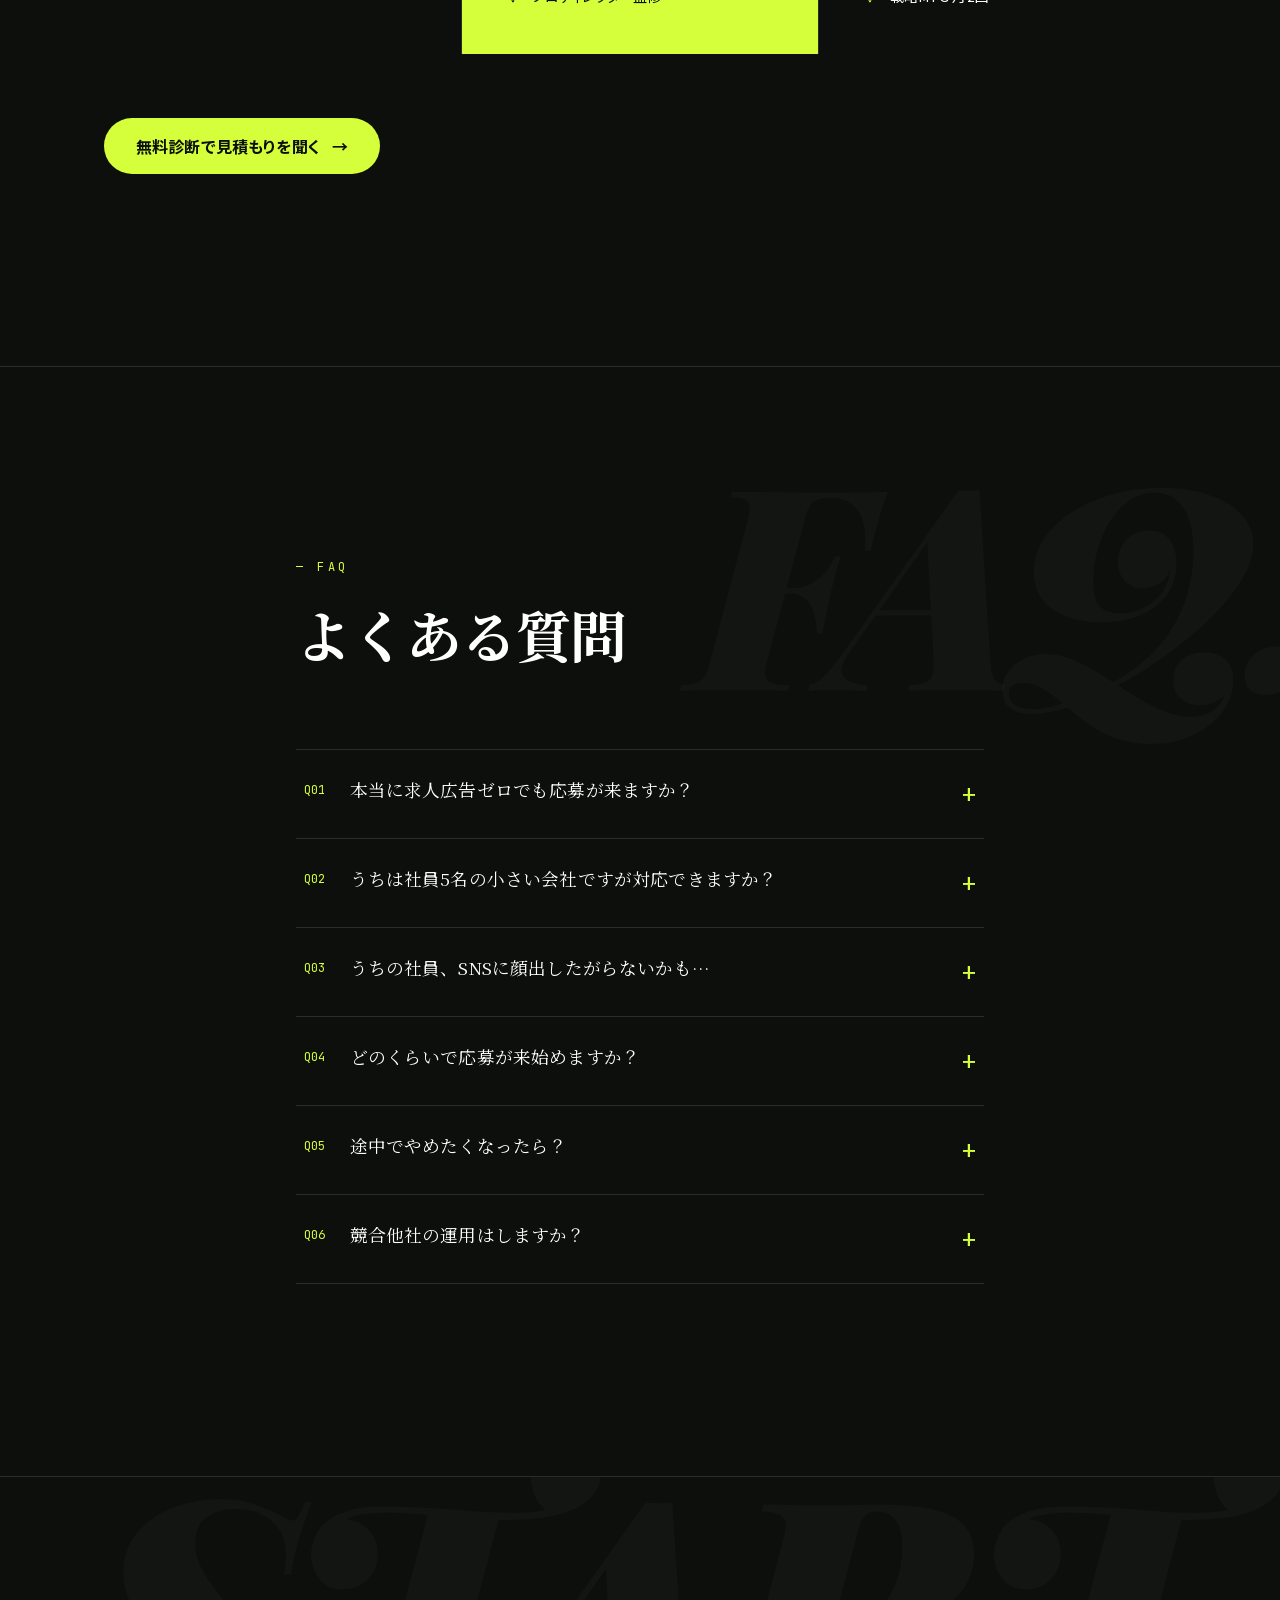
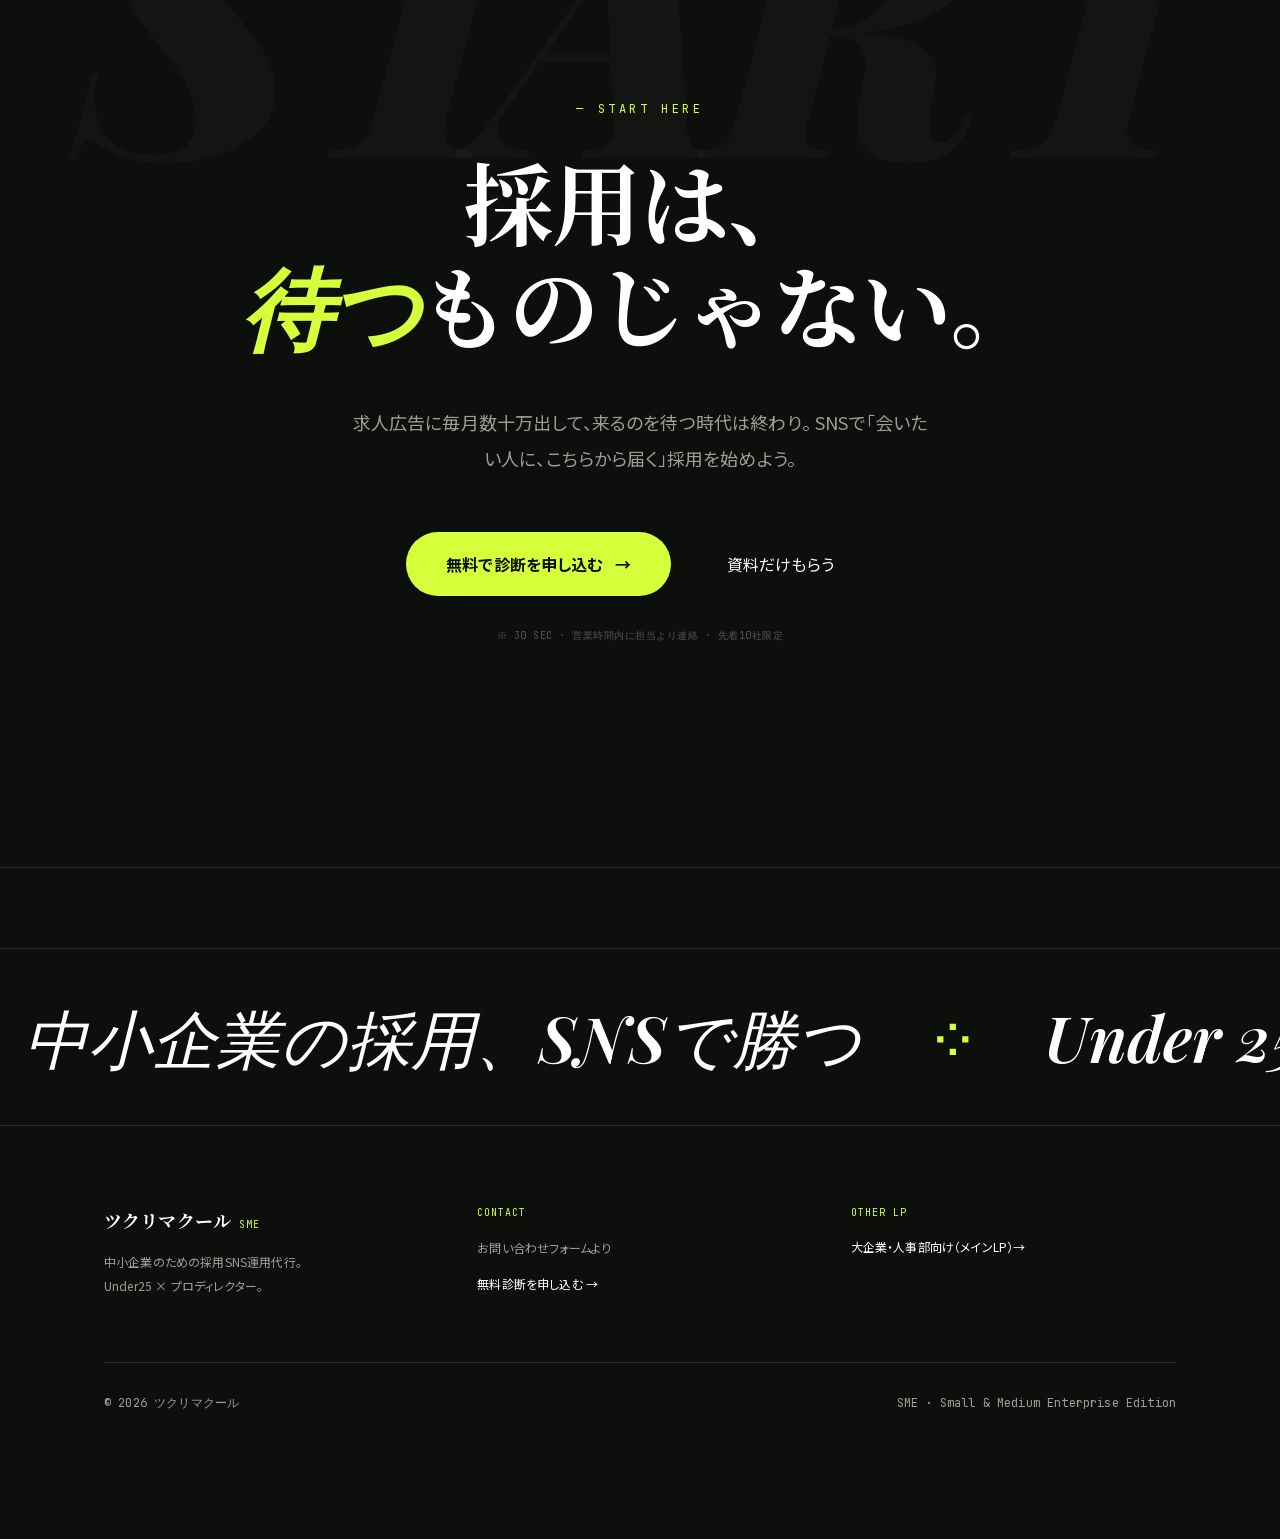
<file: sme/index.html>
<!DOCTYPE html><html lang="ja" class="noto_sans_jp_7b2cc82e-module__eICO-G__variable space_grotesk_1de27910-module__ydah9q__variable jetbrains_mono_28f7d7b0-module__68wIaG__variable playfair_display_720a75b-module__3mxsfG__variable noto_serif_jp_ae23a7b2-module__kAiXaW__variable rocknroll_one_8612fa56-module__8CwkyG__variable bungee_b8f1dcde-module__qrpN2q__variable h-full antialiased"><head><meta charSet="utf-8"/><meta name="viewport" content="width=device-width, initial-scale=1"/><link rel="preload" href="/_next/static/media/7b3954b250246604-s.p.16y2v1gf61amr.woff2" as="font" crossorigin="" type="font/woff2"/><link rel="preload" href="/_next/static/media/ad9c66e761fed85a-s.p.0e4b2z5rxsmxh.woff2" as="font" crossorigin="" type="font/woff2"/><link rel="preload" href="/_next/static/media/c358e0c1d17060fc-s.p.04by6u1isp2q-.woff2" as="font" crossorigin="" type="font/woff2"/><link rel="preload" href="/_next/static/media/f274a7d773de54c9-s.163vk5zt4o7.p.woff2" as="font" crossorigin="" type="font/woff2"/><link rel="preload" as="image" href="/hero-key-visual.png"/><link rel="stylesheet" href="/_next/static/chunks/06.ohemr.-r38.css" data-precedence="next"/><link rel="stylesheet" href="/_next/static/chunks/0ll7uonw-4ulf.css" data-precedence="next"/><link rel="stylesheet" href="/_next/static/chunks/160zizfcj8ql1.css" data-precedence="next"/><link rel="stylesheet" href="/_next/static/chunks/17wn0ftwldrap.css" data-precedence="next"/><link rel="stylesheet" href="/_next/static/chunks/0lm~z5v1d8y9h.css" data-precedence="next"/><link rel="preload" as="script" fetchPriority="low" href="/_next/static/chunks/0ursk~c~2p0vl.js"/><script src="/_next/static/chunks/14hfn-j-~qyza.js" async=""></script><script src="/_next/static/chunks/0mvp4ggm3dqju.js" async=""></script><script src="/_next/static/chunks/11l44_6y.y5nt.js" async=""></script><script src="/_next/static/chunks/turbopack-0q3z78u4d86~s.js" async=""></script><script src="/_next/static/chunks/01xlw8hd842-c.js" async=""></script><script src="/_next/static/chunks/0d3shmwh5_nmn.js" async=""></script><script src="/_next/static/chunks/01eev_qhrgy-x.js" async=""></script><meta name="next-size-adjust" content=""/><title>中小企業の採用、SNSで勝つ｜ツクリマクール SME｜ツクリマクール</title><meta name="description" content="社員数50名以下の中小企業のための採用SNS運用代行。Under25のSNSネイティブチームが、求人広告に頼らない応募の流れを作ります。先着10社限定の初月特別プラン実施中。"/><meta name="keywords" content="SNS運用代行,採用SNS,SNS集客,TikTok運用,Instagram運用,TikTok採用,若者採用,Z世代,Under25,ショート動画"/><meta name="robots" content="noindex, nofollow"/><meta property="og:title" content="中小企業の採用、SNSで勝つ｜ツクリマクール SME"/><meta property="og:description" content="Under25のSNSネイティブチームが、中小企業に「広告ゼロでも応募が来る」採用SNSを構築。"/><meta property="og:url" content="https://tsukurimakool.com/sme/"/><meta property="og:site_name" content="ツクリマクール SME"/><meta property="og:locale" content="ja_JP"/><meta property="og:image" content="https://tsukurimakool.com/og-image.png"/><meta property="og:image:width" content="1200"/><meta property="og:image:height" content="630"/><meta property="og:image:alt" content="ツクリマクール SME"/><meta property="og:type" content="website"/><meta name="twitter:card" content="summary_large_image"/><meta name="twitter:title" content="SNSを、採用と集客につながる資産へ。｜ツクリマクール"/><meta name="twitter:description" content="Under25のSNSネイティブチーム×プロディレクター監修。応募・問い合わせ・来店・購入につながるSNS運用を構築。"/><meta name="twitter:image" content="https://tsukurimakool.com/og-image.png"/><link rel="icon" href="/favicon.ico?favicon.0x3dzn~oxb6tn.ico" sizes="256x256" type="image/x-icon"/><script src="/_next/static/chunks/03~yq9q893hmn.js" noModule=""></script></head><body class="min-h-full flex flex-col bg-white text-slate-900 noise-bg"><div hidden=""><!--$--><!--/$--></div><div id="top" class="sme-body min-h-screen flex flex-col text-white" style="background:var(--sme-bg)"><header class="sticky top-0 z-50 bg-[var(--sme-bg)]/70 backdrop-blur-md border-b border-[var(--sme-border)]"><div class="mx-auto max-w-7xl px-6 md:px-10 py-4 flex items-center justify-between gap-6"><a href="#top" class="flex items-baseline gap-2 shrink-0"><span class="font-serif-jp text-white text-lg tracking-tight" style="font-weight:700">ツクリマクール</span><span class="font-mono text-[10px] text-[var(--sme-yellow)] tracking-widest">SME</span></a><a href="#contact" class="font-mono text-xs text-white tracking-widest link-underline hidden sm:inline-flex items-center gap-2">無料診断<span class="text-[var(--sme-yellow)]" aria-hidden="true">→</span></a></div></header><main class="flex-1"><section class="relative overflow-hidden bg-[var(--sme-bg)] sme-contour-bg pt-32 pb-40 md:pt-44 md:pb-56"><span aria-hidden="true" class="sme-bg-kanji" style="font-size:clamp(20rem, 50vw, 50rem);top:-8%;right:-10%">採</span><span aria-hidden="true" class="sme-bg-en" style="font-size:clamp(8rem, 16vw, 16rem);bottom:-2%;left:-3%">Recruit</span><div class="relative z-10 mx-auto max-w-7xl px-6 md:px-10"><div class="flex items-center gap-3 mb-12 md:mb-20"><span class="font-mono text-[10px] md:text-xs text-[var(--sme-yellow)] tracking-[0.3em]">FOR SMB · 中小企業向け</span><span class="h-px flex-1 max-w-[160px] bg-[var(--sme-border)]"></span><span class="font-mono text-[10px] md:text-xs text-[var(--sme-text-mute)] tracking-[0.3em]">EST. 2026</span></div><div class="grid lg:grid-cols-12 gap-12 lg:gap-8 items-start"><div class="lg:col-span-7 lg:pt-8"><h1 class="font-serif-jp text-white" style="font-size:clamp(2.5rem, 7vw, 6rem);line-height:1.1;letter-spacing:-0.02em;font-weight:600">求人広告に、<br/>月◯◯万円。<br/><span class="font-serif-en italic" style="color:var(--sme-yellow);font-weight:700">Still?</span></h1><p class="mt-10 text-base md:text-lg text-[var(--sme-text-mute)] leading-loose max-w-xl">社員50名以下の中小企業のための採用SNS運用代行。 Under25のSNSネイティブチームが、若手応募が「自然に来る」流れを作ります。</p><div class="mt-12 flex flex-col sm:flex-row gap-4 items-start"><a href="#contact" class="sme-neon-btn inline-flex items-center gap-3 rounded-full px-8 py-4 text-base">無料で診断を受ける<span aria-hidden="true">→</span></a><a href="#solution" class="inline-flex items-center gap-2 text-white py-4 text-base link-underline">どう変わるのかを見る<span aria-hidden="true" class="text-[var(--sme-yellow)]">↓</span></a></div><p class="mt-6 font-mono text-[10px] text-[var(--sme-text-faint)] tracking-wider">※ 30 SEC · 営業時間内に担当より連絡 · 先着10社限定</p></div><div class="lg:col-span-5 relative"><div class="relative aspect-[4/5] overflow-hidden bg-black"><img alt="Under25クリエイターチームの制作風景" width="1200" height="1500" decoding="async" data-nimg="1" class="absolute inset-0 w-full h-full object-cover" style="color:transparent" src="/hero-key-visual.png"/></div><div class="hidden md:block absolute -right-4 top-4 vertical-rl font-mono text-[10px] text-[var(--sme-text-faint)] tracking-widest">KEY VISUAL / UNDER 25 TEAM</div></div></div><div class="mt-24 md:mt-32 flex items-center gap-4"><span class="font-mono text-[10px] text-[var(--sme-text-faint)] tracking-[0.3em]">SCROLL TO READ</span><span class="h-px w-16 bg-[var(--sme-border)]"></span><span class="text-[var(--sme-yellow)] text-xl animate-bounce">↓</span></div></div></section><section class="relative bg-[var(--sme-bg)] py-32 md:py-48 overflow-hidden"><span aria-hidden="true" class="sme-bg-en" style="font-size:clamp(10rem, 22vw, 24rem);top:5%;left:-2%">Problem.</span><div class="relative z-10 mx-auto max-w-6xl px-6 md:px-10"><div class="grid lg:grid-cols-12 gap-12 mb-20 md:mb-28"><div class="lg:col-span-4 lg:sticky lg:top-32 self-start"><p class="font-mono text-xs text-[var(--sme-yellow)] tracking-[0.3em] mb-6">— PROBLEM</p><h2 class="font-serif-jp text-white" style="font-size:clamp(2rem, 4.5vw, 3.5rem);line-height:1.2;letter-spacing:-0.02em;font-weight:600">一つでも、<br/>当てはまる？</h2><p class="mt-6 text-sm text-[var(--sme-text-mute)] leading-loose">社員50名以下の経営者から、何度も聞いた声。<br/>一つでも頷いたら、SNS設計で全部解けます。</p></div><ul class="lg:col-span-8 grid sm:grid-cols-2 gap-x-8 gap-y-12"><li><div class="font-mono text-xs text-[var(--sme-yellow)] tracking-widest mb-3">01</div><h3 class="text-white font-serif-jp text-2xl mb-3" style="font-weight:600">求人広告に毎月◯◯万</h3><p class="text-sm text-[var(--sme-text-mute)] leading-relaxed">出しても若手が来ない / 来てもミスマッチ</p></li><li><div class="font-mono text-xs text-[var(--sme-yellow)] tracking-widest mb-3">02</div><h3 class="text-white font-serif-jp text-2xl mb-3" style="font-weight:600">社員紹介はもう限界</h3><p class="text-sm text-[var(--sme-text-mute)] leading-relaxed">リファラルが頭打ち / 紹介する人がいない</p></li><li><div class="font-mono text-xs text-[var(--sme-yellow)] tracking-widest mb-3">03</div><h3 class="text-white font-serif-jp text-2xl mb-3" style="font-weight:600">SNS、自分じゃ無理</h3><p class="text-sm text-[var(--sme-text-mute)] leading-relaxed">何を出せばいいか分からない / 続かない</p></li><li><div class="font-mono text-xs text-[var(--sme-yellow)] tracking-widest mb-3">04</div><h3 class="text-white font-serif-jp text-2xl mb-3" style="font-weight:600">予算は限られている</h3><p class="text-sm text-[var(--sme-text-mute)] leading-relaxed">大手と同じ採用予算は組めない / 効率重視</p></li><li><div class="font-mono text-xs text-[var(--sme-yellow)] tracking-widest mb-3">05</div><h3 class="text-white font-serif-jp text-2xl mb-3" style="font-weight:600">若手が来ない</h3><p class="text-sm text-[var(--sme-text-mute)] leading-relaxed">応募してくる人の年齢層が高すぎる</p></li><li><div class="font-mono text-xs text-[var(--sme-yellow)] tracking-widest mb-3">06</div><h3 class="text-white font-serif-jp text-2xl mb-3" style="font-weight:600">辞める人が多い</h3><p class="text-sm text-[var(--sme-text-mute)] leading-relaxed">入った人が長く続かない / 期待と違う</p></li></ul></div><div class="border-t border-[var(--sme-border)] pt-12"><p class="font-serif-jp text-white max-w-3xl" style="font-size:clamp(1.5rem, 3vw, 2.5rem);line-height:1.4;font-weight:600">その悩みは、会社のせいじゃない。<br/><span class="sme-underline-thin text-[var(--sme-yellow)]">届け方</span>の話だ。</p></div></div></section><section id="solution" class="relative bg-[var(--sme-bg)] py-32 md:py-48 overflow-hidden border-t border-[var(--sme-border)]"><span aria-hidden="true" class="sme-bg-kanji" style="font-size:clamp(18rem, 42vw, 42rem);top:5%;right:-12%">役</span><div class="relative z-10 mx-auto max-w-6xl px-6 md:px-10"><div class="max-w-3xl mb-20 md:mb-28"><p class="font-mono text-xs text-[var(--sme-yellow)] tracking-[0.3em] mb-6">— METHOD</p><h2 class="font-serif-jp text-white" style="font-size:clamp(2.25rem, 5vw, 4rem);line-height:1.2;letter-spacing:-0.02em;font-weight:600">役割で<span class="sme-underline-thin">3つ分ける</span>。<br/><span class="font-serif-en italic text-[var(--sme-yellow)]">That&#x27;s it.</span></h2><p class="mt-10 text-base md:text-lg text-[var(--sme-text-mute)] leading-loose">1つのアカウントで全部やるから刺さらない。 集客 / 求人 / 社長認知で役割を分けるから、どの切り口が伸びているか即分かる。 最初は1アカウントからでもOK。</p></div><div class="grid md:grid-cols-3 gap-px bg-[var(--sme-border)]"><div class="bg-[var(--sme-bg)] p-10 md:p-12 group hover:bg-[var(--sme-bg-soft)] transition-colors duration-500"><div class="flex items-baseline gap-3 mb-2"><span class="font-serif-en font-light leading-none text-[var(--sme-yellow)]" style="font-size:clamp(3rem, 5vw, 4rem)">A.</span></div><h3 class="text-white font-serif-jp mb-1" style="font-size:1.5rem;font-weight:600">集客アカウント</h3><p class="font-mono text-[10px] text-[var(--sme-text-faint)] tracking-widest mb-8">Awareness</p><p class="text-sm text-white/80 leading-relaxed mb-10 min-h-[3.5rem]">サービス/会社の世界観を発信</p><dl class="space-y-5 text-xs border-t border-[var(--sme-border)] pt-6"><div><dt class="font-mono text-[10px] text-[var(--sme-text-faint)] tracking-widest mb-1.5">TARGET</dt><dd class="text-[var(--sme-text-mute)]">潜在層・サービス利用者</dd></div><div><dt class="font-mono text-[10px] text-[var(--sme-text-faint)] tracking-widest mb-1.5">OUTPUT</dt><dd class="text-[var(--sme-text-mute)]">リーチ・保存・プロフィール遷移</dd></div></dl></div><div class="bg-[var(--sme-bg)] p-10 md:p-12 group hover:bg-[var(--sme-bg-soft)] transition-colors duration-500"><div class="flex items-baseline gap-3 mb-2"><span class="font-serif-en font-light leading-none text-[var(--sme-yellow)]" style="font-size:clamp(3rem, 5vw, 4rem)">B.</span></div><h3 class="text-white font-serif-jp mb-1" style="font-size:1.5rem;font-weight:600">求人アカウント</h3><p class="font-mono text-[10px] text-[var(--sme-text-faint)] tracking-widest mb-8">Recruit</p><p class="text-sm text-white/80 leading-relaxed mb-10 min-h-[3.5rem]">具体的な仕事・職場・条件を見せる</p><dl class="space-y-5 text-xs border-t border-[var(--sme-border)] pt-6"><div><dt class="font-mono text-[10px] text-[var(--sme-text-faint)] tracking-widest mb-1.5">TARGET</dt><dd class="text-[var(--sme-text-mute)]">転職検討中・就活中の若手</dd></div><div><dt class="font-mono text-[10px] text-[var(--sme-text-faint)] tracking-widest mb-1.5">OUTPUT</dt><dd class="text-[var(--sme-text-mute)]">プロフィール遷移→応募</dd></div></dl></div><div class="bg-[var(--sme-bg)] p-10 md:p-12 group hover:bg-[var(--sme-bg-soft)] transition-colors duration-500"><div class="flex items-baseline gap-3 mb-2"><span class="font-serif-en font-light leading-none text-[var(--sme-yellow)]" style="font-size:clamp(3rem, 5vw, 4rem)">C.</span></div><h3 class="text-white font-serif-jp mb-1" style="font-size:1.5rem;font-weight:600">社長認知アカウント</h3><p class="font-mono text-[10px] text-[var(--sme-text-faint)] tracking-widest mb-8">Founder</p><p class="text-sm text-white/80 leading-relaxed mb-10 min-h-[3.5rem]">社長の人柄・思想・経営観</p><dl class="space-y-5 text-xs border-t border-[var(--sme-border)] pt-6"><div><dt class="font-mono text-[10px] text-[var(--sme-text-faint)] tracking-widest mb-1.5">TARGET</dt><dd class="text-[var(--sme-text-mute)]">幹部候補・コアファン</dd></div><div><dt class="font-mono text-[10px] text-[var(--sme-text-faint)] tracking-widest mb-1.5">OUTPUT</dt><dd class="text-[var(--sme-text-mute)]">指名応募・問い合わせ</dd></div></dl></div></div><p class="mt-12 font-mono text-[10px] text-[var(--sme-text-faint)] tracking-wider">※ 企業規模に合わせて 1〜3 アカウントから設計</p></div></section><section class="relative bg-[var(--sme-bg)] py-32 md:py-48 overflow-hidden border-t border-[var(--sme-border)]"><span aria-hidden="true" class="sme-bg-en" style="font-size:clamp(12rem, 25vw, 26rem);top:8%;right:-3%">Process</span><div class="relative z-10 mx-auto max-w-5xl px-6 md:px-10"><div class="mb-20 md:mb-28"><p class="font-mono text-xs text-[var(--sme-yellow)] tracking-[0.3em] mb-6">— PROCESS</p><h2 class="font-serif-jp text-white max-w-2xl" style="font-size:clamp(2rem, 4.5vw, 3.5rem);line-height:1.25;letter-spacing:-0.02em;font-weight:600">最短<span class="sme-underline-thin text-[var(--sme-yellow)]">1週間</span>で、<br/>運用は始まる。</h2></div><ol class="relative border-l border-[var(--sme-border)] pl-8 md:pl-16 space-y-16 md:space-y-24"><li class="relative"><span aria-hidden="true" class="absolute -left-[39px] md:-left-[71px] top-1 w-2 h-2 rounded-full bg-[var(--sme-yellow)]"></span><div class="grid md:grid-cols-12 gap-6 md:gap-8 items-start"><div class="md:col-span-3"><div class="font-serif-en text-[var(--sme-yellow)] leading-none mb-2" style="font-size:clamp(4rem, 8vw, 7rem);font-weight:400">01</div><div class="font-mono text-[10px] text-[var(--sme-text-faint)] tracking-widest">Day 1</div></div><div class="md:col-span-9 md:pt-4"><h3 class="text-white font-serif-jp mb-3" style="font-size:clamp(1.25rem, 2.5vw, 1.75rem);font-weight:600">無料診断・ヒアリング</h3><p class="text-base text-[var(--sme-text-mute)] leading-loose max-w-xl">採用課題・目標・現状のSNSを30分でヒアリング。提案は持ち帰りOK。</p></div></div></li><li class="relative"><span aria-hidden="true" class="absolute -left-[39px] md:-left-[71px] top-1 w-2 h-2 rounded-full bg-[var(--sme-yellow)]"></span><div class="grid md:grid-cols-12 gap-6 md:gap-8 items-start"><div class="md:col-span-3"><div class="font-serif-en text-[var(--sme-yellow)] leading-none mb-2" style="font-size:clamp(4rem, 8vw, 7rem);font-weight:400">02</div><div class="font-mono text-[10px] text-[var(--sme-text-faint)] tracking-widest">Day 2–7</div></div><div class="md:col-span-9 md:pt-4"><h3 class="text-white font-serif-jp mb-3" style="font-size:clamp(1.25rem, 2.5vw, 1.75rem);font-weight:600">戦略設計・アカウント企画</h3><p class="text-base text-[var(--sme-text-mute)] leading-loose max-w-xl">集客 / 求人 / 社長認知のどれを優先するか決め、運用方針を固める。</p></div></div></li><li class="relative"><span aria-hidden="true" class="absolute -left-[39px] md:-left-[71px] top-1 w-2 h-2 rounded-full bg-[var(--sme-yellow)]"></span><div class="grid md:grid-cols-12 gap-6 md:gap-8 items-start"><div class="md:col-span-3"><div class="font-serif-en text-[var(--sme-yellow)] leading-none mb-2" style="font-size:clamp(4rem, 8vw, 7rem);font-weight:400">03</div><div class="font-mono text-[10px] text-[var(--sme-text-faint)] tracking-widest">Week 2–4</div></div><div class="md:col-span-9 md:pt-4"><h3 class="text-white font-serif-jp mb-3" style="font-size:clamp(1.25rem, 2.5vw, 1.75rem);font-weight:600">撮影・コンテンツ制作</h3><p class="text-base text-[var(--sme-text-mute)] leading-loose max-w-xl">Under25クリエイターが撮影同行・編集。1ヶ月で20–30本ストック。</p></div></div></li><li class="relative"><span aria-hidden="true" class="absolute -left-[39px] md:-left-[71px] top-1 w-2 h-2 rounded-full bg-[var(--sme-yellow)]"></span><div class="grid md:grid-cols-12 gap-6 md:gap-8 items-start"><div class="md:col-span-3"><div class="font-serif-en text-[var(--sme-yellow)] leading-none mb-2" style="font-size:clamp(4rem, 8vw, 7rem);font-weight:400">04</div><div class="font-mono text-[10px] text-[var(--sme-text-faint)] tracking-widest">Month 2–</div></div><div class="md:col-span-9 md:pt-4"><h3 class="text-white font-serif-jp mb-3" style="font-size:clamp(1.25rem, 2.5vw, 1.75rem);font-weight:600">投稿・運用開始</h3><p class="text-base text-[var(--sme-text-mute)] leading-loose max-w-xl">毎日 or 週3–5回の投稿。プロディレクターが品質チェック。</p></div></div></li><li class="relative"><span aria-hidden="true" class="absolute -left-[39px] md:-left-[71px] top-1 w-2 h-2 rounded-full bg-[var(--sme-yellow)]"></span><div class="grid md:grid-cols-12 gap-6 md:gap-8 items-start"><div class="md:col-span-3"><div class="font-serif-en text-[var(--sme-yellow)] leading-none mb-2" style="font-size:clamp(4rem, 8vw, 7rem);font-weight:400">05</div><div class="font-mono text-[10px] text-[var(--sme-text-faint)] tracking-widest">Monthly</div></div><div class="md:col-span-9 md:pt-4"><h3 class="text-white font-serif-jp mb-3" style="font-size:clamp(1.25rem, 2.5vw, 1.75rem);font-weight:600">数値分析・改善</h3><p class="text-base text-[var(--sme-text-mute)] leading-loose max-w-xl">月次レポートで伸びた切り口を特定し、勝ち筋に集中投下。</p></div></div></li></ol></div></section><section class="relative bg-[var(--sme-bg)] py-32 md:py-48 overflow-hidden border-t border-[var(--sme-border)]"><span aria-hidden="true" class="sme-bg-en" style="font-size:clamp(10rem, 22vw, 24rem);top:5%;left:-2%">Pricing.</span><div class="relative z-10 mx-auto max-w-6xl px-6 md:px-10"><div class="max-w-2xl mb-20 md:mb-28"><p class="font-mono text-xs text-[var(--sme-yellow)] tracking-[0.3em] mb-6">— PRICING</p><h2 class="font-serif-jp text-white" style="font-size:clamp(2rem, 4.5vw, 3.5rem);line-height:1.25;letter-spacing:-0.02em;font-weight:600">企業規模で、<br/><span class="sme-underline-thin text-[var(--sme-yellow)]">3 プラン</span>。</h2><p class="mt-8 text-base text-[var(--sme-text-mute)] leading-loose">価格は採用課題・運用範囲によって最適化。無料診断で見積もりをお出しします。</p></div><div class="grid md:grid-cols-3 gap-px bg-[var(--sme-border)]"><div class="relative p-10 md:p-12 bg-[var(--sme-bg)] text-white hover:bg-[var(--sme-bg-soft)] transition-colors duration-500"><div class="font-mono text-xs mb-3 tracking-widest text-[var(--sme-text-faint)]">PLAN · <!-- -->01</div><h3 class="font-serif-en mb-1" style="font-size:2.5rem;font-weight:500;letter-spacing:-0.02em">Starter</h3><p class="font-serif-jp mb-2 text-white" style="font-size:1rem;font-weight:600">スタータープラン</p><p class="font-mono text-[11px] mb-8 text-[var(--sme-text-mute)]">個人事業主・10名以下</p><p class="text-sm leading-relaxed mb-10 text-[var(--sme-text-mute)]">1アカウントで集客 or 求人にフォーカス。週3投稿。撮影は素材提供 or オンライン同行。</p><ul class="space-y-3 text-sm border-t pt-8 border-[var(--sme-border)]"><li class="flex items-start gap-3"><span class="text-[var(--sme-yellow)]">✓</span>1アカウント運用</li><li class="flex items-start gap-3"><span class="text-[var(--sme-yellow)]">✓</span>週3投稿</li><li class="flex items-start gap-3"><span class="text-[var(--sme-yellow)]">✓</span>月次レポート</li><li class="flex items-start gap-3"><span class="text-[var(--sme-yellow)]">✓</span>オンライン撮影同行</li></ul></div><div class="relative p-10 md:p-12 bg-[var(--sme-yellow)] text-[var(--sme-bg)] transition-colors duration-500"><span class="absolute top-6 right-6 font-mono text-[10px] tracking-widest" style="color:var(--sme-bg)">★ <!-- -->RECOMMENDED</span><div class="font-mono text-xs mb-3 tracking-widest text-[var(--sme-bg)]/60">PLAN · <!-- -->02</div><h3 class="font-serif-en mb-1" style="font-size:2.5rem;font-weight:500;letter-spacing:-0.02em">Growth</h3><p class="font-serif-jp mb-2 " style="font-size:1rem;font-weight:600">グロースプラン</p><p class="font-mono text-[11px] mb-8 text-[var(--sme-bg)]/70">10〜50名</p><p class="text-sm leading-relaxed mb-10 text-[var(--sme-bg)]/85">2アカウントで集客＋求人を並走。撮影同行月1回。改善提案つき。</p><ul class="space-y-3 text-sm border-t pt-8 border-[var(--sme-bg)]/20"><li class="flex items-start gap-3"><span class="text-[var(--sme-bg)]">✓</span>2アカウント運用</li><li class="flex items-start gap-3"><span class="text-[var(--sme-bg)]">✓</span>週5投稿</li><li class="flex items-start gap-3"><span class="text-[var(--sme-bg)]">✓</span>撮影同行 月1回</li><li class="flex items-start gap-3"><span class="text-[var(--sme-bg)]">✓</span>改善提案</li><li class="flex items-start gap-3"><span class="text-[var(--sme-bg)]">✓</span>プロディレクター監修</li></ul></div><div class="relative p-10 md:p-12 bg-[var(--sme-bg)] text-white hover:bg-[var(--sme-bg-soft)] transition-colors duration-500"><div class="font-mono text-xs mb-3 tracking-widest text-[var(--sme-text-faint)]">PLAN · <!-- -->03</div><h3 class="font-serif-en mb-1" style="font-size:2.5rem;font-weight:500;letter-spacing:-0.02em">Brand</h3><p class="font-serif-jp mb-2 text-white" style="font-size:1rem;font-weight:600">ブランドプラン</p><p class="font-mono text-[11px] mb-8 text-[var(--sme-text-mute)]">50名以上</p><p class="text-sm leading-relaxed mb-10 text-[var(--sme-text-mute)]">3アカウント全方位。社長認知含む。撮影同行月2回。採用以外のSNSも統合可。</p><ul class="space-y-3 text-sm border-t pt-8 border-[var(--sme-border)]"><li class="flex items-start gap-3"><span class="text-[var(--sme-yellow)]">✓</span>3アカウント運用</li><li class="flex items-start gap-3"><span class="text-[var(--sme-yellow)]">✓</span>毎日投稿</li><li class="flex items-start gap-3"><span class="text-[var(--sme-yellow)]">✓</span>撮影同行 月2回</li><li class="flex items-start gap-3"><span class="text-[var(--sme-yellow)]">✓</span>社長認知アカウント込み</li><li class="flex items-start gap-3"><span class="text-[var(--sme-yellow)]">✓</span>戦略MTG 月2回</li></ul></div></div><div class="mt-16"><a href="#contact" class="sme-neon-btn inline-flex items-center gap-3 rounded-full px-8 py-4 text-base">無料診断で見積もりを聞く<span aria-hidden="true">→</span></a></div></div></section><section class="relative bg-[var(--sme-bg)] py-32 md:py-48 overflow-hidden border-t border-[var(--sme-border)]"><span aria-hidden="true" class="sme-bg-en" style="font-size:clamp(10rem, 22vw, 24rem);top:8%;right:-3%">FAQ.</span><div class="relative z-10 mx-auto max-w-3xl px-6 md:px-10"><div class="mb-16 md:mb-20"><p class="font-mono text-xs text-[var(--sme-yellow)] tracking-[0.3em] mb-6">— FAQ</p><h2 class="font-serif-jp text-white" style="font-size:clamp(2rem, 4.5vw, 3.5rem);line-height:1.25;letter-spacing:-0.02em;font-weight:600">よくある質問</h2></div><div class="divide-y divide-[var(--sme-border)] border-y border-[var(--sme-border)]"><details class="group py-2 open:py-3 transition-all"><summary class="cursor-pointer list-none px-2 py-5 flex items-start gap-6 group"><span class="shrink-0 font-mono text-xs text-[var(--sme-yellow)] tabular-nums pt-1">Q<!-- -->01</span><span class="flex-1 text-white font-serif-jp leading-snug" style="font-size:1.1rem;font-weight:500">本当に求人広告ゼロでも応募が来ますか？</span><span aria-hidden="true" class="shrink-0 text-[var(--sme-yellow)] text-2xl font-light transition-transform group-open:rotate-45">+</span></summary><div class="pl-[3.75rem] pr-8 pb-6 pt-2 text-sm text-[var(--sme-text-mute)] leading-loose">業種・規模・既存採用チャネルによりますが、SNSは「広告では届かない層」に届く媒体です。広告を完全にゼロにするのは難しい企業もありますが、依存度を下げて採用単価を下げることは多くの企業で実現できます。</div></details><details class="group py-2 open:py-3 transition-all"><summary class="cursor-pointer list-none px-2 py-5 flex items-start gap-6 group"><span class="shrink-0 font-mono text-xs text-[var(--sme-yellow)] tabular-nums pt-1">Q<!-- -->02</span><span class="flex-1 text-white font-serif-jp leading-snug" style="font-size:1.1rem;font-weight:500">うちは社員5名の小さい会社ですが対応できますか？</span><span aria-hidden="true" class="shrink-0 text-[var(--sme-yellow)] text-2xl font-light transition-transform group-open:rotate-45">+</span></summary><div class="pl-[3.75rem] pr-8 pb-6 pt-2 text-sm text-[var(--sme-text-mute)] leading-loose">対応可能です。スタータープランは個人事業主〜10名規模の企業に最適化しています。むしろ「社員の顔が見える小さい会社」のほうがSNSとの相性が良いケースも多いです。</div></details><details class="group py-2 open:py-3 transition-all"><summary class="cursor-pointer list-none px-2 py-5 flex items-start gap-6 group"><span class="shrink-0 font-mono text-xs text-[var(--sme-yellow)] tabular-nums pt-1">Q<!-- -->03</span><span class="flex-1 text-white font-serif-jp leading-snug" style="font-size:1.1rem;font-weight:500">うちの社員、SNSに顔出したがらないかも…</span><span aria-hidden="true" class="shrink-0 text-[var(--sme-yellow)] text-2xl font-light transition-transform group-open:rotate-45">+</span></summary><div class="pl-[3.75rem] pr-8 pb-6 pt-2 text-sm text-[var(--sme-text-mute)] leading-loose">顔出しが必須ではありません。手元・後ろ姿・職場の空気・社長コメントなど、人物特定を避けた撮影手法も豊富です。社員の方の意向を最優先します。</div></details><details class="group py-2 open:py-3 transition-all"><summary class="cursor-pointer list-none px-2 py-5 flex items-start gap-6 group"><span class="shrink-0 font-mono text-xs text-[var(--sme-yellow)] tabular-nums pt-1">Q<!-- -->04</span><span class="flex-1 text-white font-serif-jp leading-snug" style="font-size:1.1rem;font-weight:500">どのくらいで応募が来始めますか？</span><span aria-hidden="true" class="shrink-0 text-[var(--sme-yellow)] text-2xl font-light transition-transform group-open:rotate-45">+</span></summary><div class="pl-[3.75rem] pr-8 pb-6 pt-2 text-sm text-[var(--sme-text-mute)] leading-loose">早い企業で運用開始2-3ヶ月から応募導線で動きが出ます。SNSは継続運用で複利的に効いてくる媒体なので、6ヶ月単位での視点で設計します。</div></details><details class="group py-2 open:py-3 transition-all"><summary class="cursor-pointer list-none px-2 py-5 flex items-start gap-6 group"><span class="shrink-0 font-mono text-xs text-[var(--sme-yellow)] tabular-nums pt-1">Q<!-- -->05</span><span class="flex-1 text-white font-serif-jp leading-snug" style="font-size:1.1rem;font-weight:500">途中でやめたくなったら？</span><span aria-hidden="true" class="shrink-0 text-[var(--sme-yellow)] text-2xl font-light transition-transform group-open:rotate-45">+</span></summary><div class="pl-[3.75rem] pr-8 pb-6 pt-2 text-sm text-[var(--sme-text-mute)] leading-loose">最低契約期間は設けていますが、明らかに成果が出ていない場合は中途解約の相談を承ります。契約前に「何を持って成果とするか」をすり合わせるので、納得感のある運用になります。</div></details><details class="group py-2 open:py-3 transition-all"><summary class="cursor-pointer list-none px-2 py-5 flex items-start gap-6 group"><span class="shrink-0 font-mono text-xs text-[var(--sme-yellow)] tabular-nums pt-1">Q<!-- -->06</span><span class="flex-1 text-white font-serif-jp leading-snug" style="font-size:1.1rem;font-weight:500">競合他社の運用はしますか？</span><span aria-hidden="true" class="shrink-0 text-[var(--sme-yellow)] text-2xl font-light transition-transform group-open:rotate-45">+</span></summary><div class="pl-[3.75rem] pr-8 pb-6 pt-2 text-sm text-[var(--sme-text-mute)] leading-loose">同一エリア・同一業種で利益相反が出る場合は、先約のクライアントを優先します。無料診断時に確認します。</div></details></div></div></section><section id="contact" class="relative bg-[var(--sme-bg)] py-32 md:py-56 border-t border-[var(--sme-border)] overflow-hidden"><span aria-hidden="true" class="sme-bg-en" style="font-size:clamp(12rem, 28vw, 30rem);top:-2%;left:50%;transform:translateX(-50%)">START</span><div class="relative z-10 mx-auto max-w-4xl px-6 md:px-10 text-center"><p class="font-mono text-xs text-[var(--sme-yellow)] tracking-[0.3em] mb-8">— START HERE</p><h2 class="font-serif-jp text-white" style="font-size:clamp(2.5rem, 7vw, 6rem);line-height:1.15;letter-spacing:-0.02em;font-weight:600">採用は、<br/><span class="font-serif-en italic text-[var(--sme-yellow)]">待つ</span>ものじゃない。</h2><p class="mt-12 text-base md:text-lg text-[var(--sme-text-mute)] leading-loose max-w-xl mx-auto">求人広告に毎月数十万出して、来るのを待つ時代は終わり。 SNSで「会いたい人に、こちらから届く」採用を始めよう。</p><div class="mt-14 flex flex-col sm:flex-row gap-4 justify-center"><a href="mailto:info@tsukurimakool.com?subject=【SME無料診断】採用SNSのご相談&amp;body=会社名：%0D%0Aご担当者名：%0D%0A従業員数：%0D%0A業種：%0D%0A現状の採用課題：%0D%0A" class="sme-neon-btn inline-flex items-center justify-center gap-3 rounded-full px-10 py-5 text-base">無料で診断を申し込む<span aria-hidden="true">→</span></a><a href="mailto:info@tsukurimakool.com?subject=【SME資料請求】ツクリマクール&amp;body=会社名：%0D%0Aご担当者名：%0D%0Aメールアドレス：%0D%0A" class="inline-flex items-center justify-center gap-2 text-white px-10 py-5 text-base link-underline">資料だけもらう</a></div><p class="mt-8 font-mono text-[10px] text-[var(--sme-text-faint)] tracking-wider">※ 30 SEC · 営業時間内に担当より連絡 · 先着10社限定</p></div></section></main><footer class="bg-[var(--sme-bg)] border-t border-[var(--sme-border)] text-[var(--sme-text-mute)] pt-20 pb-32 overflow-hidden relative"><div class="overflow-hidden border-y border-[var(--sme-border)] py-10 mb-20"><div class="sme-marquee-track"><ul class="flex shrink-0 items-center gap-16 px-6" aria-hidden="false"><li class="font-serif-en text-white whitespace-nowrap flex items-center gap-16" style="font-size:clamp(2.5rem, 5vw, 4.5rem);font-weight:400;font-style:italic"><span>中小企業の採用、SNSで勝つ</span><span class="text-[var(--sme-yellow)] not-italic font-serif-en" aria-hidden="true" style="font-weight:300">⁘</span></li><li class="font-serif-en text-white whitespace-nowrap flex items-center gap-16" style="font-size:clamp(2.5rem, 5vw, 4.5rem);font-weight:400;font-style:italic"><span>Under 25 × Pro Director</span><span class="text-[var(--sme-yellow)] not-italic font-serif-en" aria-hidden="true" style="font-weight:300">⁘</span></li><li class="font-serif-en text-white whitespace-nowrap flex items-center gap-16" style="font-size:clamp(2.5rem, 5vw, 4.5rem);font-weight:400;font-style:italic"><span>1〜3 アカウント設計</span><span class="text-[var(--sme-yellow)] not-italic font-serif-en" aria-hidden="true" style="font-weight:300">⁘</span></li><li class="font-serif-en text-white whitespace-nowrap flex items-center gap-16" style="font-size:clamp(2.5rem, 5vw, 4.5rem);font-weight:400;font-style:italic"><span>Tsukurimakool SME</span><span class="text-[var(--sme-yellow)] not-italic font-serif-en" aria-hidden="true" style="font-weight:300">⁘</span></li></ul><ul class="flex shrink-0 items-center gap-16 px-6" aria-hidden="true"><li class="font-serif-en text-white whitespace-nowrap flex items-center gap-16" style="font-size:clamp(2.5rem, 5vw, 4.5rem);font-weight:400;font-style:italic"><span>中小企業の採用、SNSで勝つ</span><span class="text-[var(--sme-yellow)] not-italic font-serif-en" aria-hidden="true" style="font-weight:300">⁘</span></li><li class="font-serif-en text-white whitespace-nowrap flex items-center gap-16" style="font-size:clamp(2.5rem, 5vw, 4.5rem);font-weight:400;font-style:italic"><span>Under 25 × Pro Director</span><span class="text-[var(--sme-yellow)] not-italic font-serif-en" aria-hidden="true" style="font-weight:300">⁘</span></li><li class="font-serif-en text-white whitespace-nowrap flex items-center gap-16" style="font-size:clamp(2.5rem, 5vw, 4.5rem);font-weight:400;font-style:italic"><span>1〜3 アカウント設計</span><span class="text-[var(--sme-yellow)] not-italic font-serif-en" aria-hidden="true" style="font-weight:300">⁘</span></li><li class="font-serif-en text-white whitespace-nowrap flex items-center gap-16" style="font-size:clamp(2.5rem, 5vw, 4.5rem);font-weight:400;font-style:italic"><span>Tsukurimakool SME</span><span class="text-[var(--sme-yellow)] not-italic font-serif-en" aria-hidden="true" style="font-weight:300">⁘</span></li></ul></div></div><div class="mx-auto max-w-6xl px-6 md:px-10"><div class="grid md:grid-cols-3 gap-12 text-sm"><div><div class="flex items-baseline gap-2 mb-4"><span class="font-serif-jp text-white text-lg" style="font-weight:700">ツクリマクール</span><span class="font-mono text-[10px] text-[var(--sme-yellow)] tracking-widest">SME</span></div><p class="text-xs leading-loose">中小企業のための採用SNS運用代行。<br/>Under25 × プロディレクター。</p></div><div><p class="font-mono text-[10px] text-[var(--sme-yellow)] tracking-widest mb-4">CONTACT</p><p class="text-xs leading-loose">お問い合わせフォームより</p><a href="#contact" class="mt-4 inline-flex items-center gap-2 text-xs text-white link-underline">無料診断を申し込む →</a></div><div><p class="font-mono text-[10px] text-[var(--sme-yellow)] tracking-widest mb-4">OTHER LP</p><a href="/" class="text-xs text-white link-underline">大企業・人事部向け（メインLP）→</a></div></div><div class="mt-16 pt-8 border-t border-[var(--sme-border)] flex flex-col md:flex-row md:items-center md:justify-between gap-3 text-xs"><p class="font-mono">© 2026 ツクリマクール</p><p class="font-mono">SME · Small &amp; Medium Enterprise Edition</p></div></div></footer><div class="fixed bottom-6 left-0 right-0 z-40 px-4 pointer-events-none"><div class="mx-auto max-w-md pointer-events-auto"><a href="#contact" class="sme-neon-btn flex items-center justify-between gap-3 rounded-full px-6 py-4 text-sm md:text-base shadow-2xl shadow-black/40"><span class="flex flex-col items-start text-left"><span class="font-mono text-[9px] text-[var(--sme-bg)]/60 tracking-widest">限定 · 先着 10 社</span><span>無料で診断を受ける</span></span><span aria-hidden="true" class="text-lg">→</span></a></div></div></div><!--$--><!--/$--><script src="/_next/static/chunks/0ursk~c~2p0vl.js" id="_R_" async=""></script><script>(self.__next_f=self.__next_f||[]).push([0])</script><script>self.__next_f.push([1,"1:\"$Sreact.fragment\"\n2:I[39756,[\"/_next/static/chunks/01xlw8hd842-c.js\",\"/_next/static/chunks/0d3shmwh5_nmn.js\"],\"default\"]\n3:I[37457,[\"/_next/static/chunks/01xlw8hd842-c.js\",\"/_next/static/chunks/0d3shmwh5_nmn.js\"],\"default\"]\n11:I[68027,[\"/_next/static/chunks/01xlw8hd842-c.js\",\"/_next/static/chunks/0d3shmwh5_nmn.js\"],\"default\",1]\n:HL[\"/_next/static/chunks/06.ohemr.-r38.css\",\"style\"]\n:HL[\"/_next/static/chunks/0ll7uonw-4ulf.css\",\"style\"]\n:HL[\"/_next/static/chunks/160zizfcj8ql1.css\",\"style\"]\n:HL[\"/_next/static/chunks/17wn0ftwldrap.css\",\"style\"]\n:HL[\"/_next/static/chunks/0lm~z5v1d8y9h.css\",\"style\"]\n:HL[\"/_next/static/media/7b3954b250246604-s.p.16y2v1gf61amr.woff2\",\"font\",{\"crossOrigin\":\"\",\"type\":\"font/woff2\"}]\n:HL[\"/_next/static/media/ad9c66e761fed85a-s.p.0e4b2z5rxsmxh.woff2\",\"font\",{\"crossOrigin\":\"\",\"type\":\"font/woff2\"}]\n:HL[\"/_next/static/media/c358e0c1d17060fc-s.p.04by6u1isp2q-.woff2\",\"font\",{\"crossOrigin\":\"\",\"type\":\"font/woff2\"}]\n:HL[\"/_next/static/media/f274a7d773de54c9-s.163vk5zt4o7.p.woff2\",\"font\",{\"crossOrigin\":\"\",\"type\":\"font/woff2\"}]\n"])</script><script>self.__next_f.push([1,"0:{\"P\":null,\"c\":[\"\",\"sme\",\"\"],\"q\":\"\",\"i\":false,\"f\":[[[\"\",{\"children\":[\"sme\",{\"children\":[\"__PAGE__\",{}]}]},\"$undefined\",\"$undefined\",16],[[\"$\",\"$1\",\"c\",{\"children\":[[[\"$\",\"link\",\"0\",{\"rel\":\"stylesheet\",\"href\":\"/_next/static/chunks/06.ohemr.-r38.css\",\"precedence\":\"next\",\"crossOrigin\":\"$undefined\",\"nonce\":\"$undefined\"}],[\"$\",\"link\",\"1\",{\"rel\":\"stylesheet\",\"href\":\"/_next/static/chunks/0ll7uonw-4ulf.css\",\"precedence\":\"next\",\"crossOrigin\":\"$undefined\",\"nonce\":\"$undefined\"}],[\"$\",\"link\",\"2\",{\"rel\":\"stylesheet\",\"href\":\"/_next/static/chunks/160zizfcj8ql1.css\",\"precedence\":\"next\",\"crossOrigin\":\"$undefined\",\"nonce\":\"$undefined\"}],[\"$\",\"link\",\"3\",{\"rel\":\"stylesheet\",\"href\":\"/_next/static/chunks/17wn0ftwldrap.css\",\"precedence\":\"next\",\"crossOrigin\":\"$undefined\",\"nonce\":\"$undefined\"}],[\"$\",\"link\",\"4\",{\"rel\":\"stylesheet\",\"href\":\"/_next/static/chunks/0lm~z5v1d8y9h.css\",\"precedence\":\"next\",\"crossOrigin\":\"$undefined\",\"nonce\":\"$undefined\"}],[\"$\",\"script\",\"script-0\",{\"src\":\"/_next/static/chunks/01xlw8hd842-c.js\",\"async\":true,\"nonce\":\"$undefined\"}],[\"$\",\"script\",\"script-1\",{\"src\":\"/_next/static/chunks/0d3shmwh5_nmn.js\",\"async\":true,\"nonce\":\"$undefined\"}]],[\"$\",\"html\",null,{\"lang\":\"ja\",\"className\":\"noto_sans_jp_7b2cc82e-module__eICO-G__variable space_grotesk_1de27910-module__ydah9q__variable jetbrains_mono_28f7d7b0-module__68wIaG__variable playfair_display_720a75b-module__3mxsfG__variable noto_serif_jp_ae23a7b2-module__kAiXaW__variable rocknroll_one_8612fa56-module__8CwkyG__variable bungee_b8f1dcde-module__qrpN2q__variable h-full antialiased\",\"children\":[\"$\",\"body\",null,{\"className\":\"min-h-full flex flex-col bg-white text-slate-900 noise-bg\",\"children\":[\"$\",\"$L2\",null,{\"parallelRouterKey\":\"children\",\"error\":\"$undefined\",\"errorStyles\":\"$undefined\",\"errorScripts\":\"$undefined\",\"template\":[\"$\",\"$L3\",null,{}],\"templateStyles\":\"$undefined\",\"templateScripts\":\"$undefined\",\"notFound\":[[[\"$\",\"title\",null,{\"children\":\"404: This page could not be found.\"}],[\"$\",\"div\",null,{\"style\":{\"fontFamily\":\"system-ui,\\\"Segoe UI\\\",Roboto,Helvetica,Arial,sans-serif,\\\"Apple Color Emoji\\\",\\\"Segoe UI Emoji\\\"\",\"height\":\"100vh\",\"textAlign\":\"center\",\"display\":\"flex\",\"flexDirection\":\"column\",\"alignItems\":\"center\",\"justifyContent\":\"center\"},\"children\":[\"$\",\"div\",null,{\"children\":[[\"$\",\"style\",null,{\"dangerouslySetInnerHTML\":{\"__html\":\"body{color:#000;background:#fff;margin:0}.next-error-h1{border-right:1px solid rgba(0,0,0,.3)}@media (prefers-color-scheme:dark){body{color:#fff;background:#000}.next-error-h1{border-right:1px solid rgba(255,255,255,.3)}}\"}}],[\"$\",\"h1\",null,{\"className\":\"next-error-h1\",\"style\":{\"display\":\"inline-block\",\"margin\":\"0 20px 0 0\",\"padding\":\"0 23px 0 0\",\"fontSize\":24,\"fontWeight\":500,\"verticalAlign\":\"top\",\"lineHeight\":\"49px\"},\"children\":404}],[\"$\",\"div\",null,{\"style\":{\"display\":\"inline-block\"},\"children\":[\"$\",\"h2\",null,{\"style\":{\"fontSize\":14,\"fontWeight\":400,\"lineHeight\":\"49px\",\"margin\":0},\"children\":\"This page could not be found.\"}]}]]}]}]],[]],\"forbidden\":\"$undefined\",\"unauthorized\":\"$undefined\"}]}]}]]}],{\"children\":[[\"$\",\"$1\",\"c\",{\"children\":[null,[\"$\",\"$L2\",null,{\"parallelRouterKey\":\"children\",\"error\":\"$undefined\",\"errorStyles\":\"$undefined\",\"errorScripts\":\"$undefined\",\"template\":[\"$\",\"$L3\",null,{}],\"templateStyles\":\"$undefined\",\"templateScripts\":\"$undefined\",\"notFound\":\"$undefined\",\"forbidden\":\"$undefined\",\"unauthorized\":\"$undefined\"}]]}],{\"children\":[[\"$\",\"$1\",\"c\",{\"children\":[[\"$\",\"div\",null,{\"id\":\"top\",\"className\":\"sme-body min-h-screen flex flex-col text-white\",\"style\":{\"background\":\"var(--sme-bg)\"},\"children\":[[\"$\",\"header\",null,{\"className\":\"sticky top-0 z-50 bg-[var(--sme-bg)]/70 backdrop-blur-md border-b border-[var(--sme-border)]\",\"children\":[\"$\",\"div\",null,{\"className\":\"mx-auto max-w-7xl px-6 md:px-10 py-4 flex items-center justify-between gap-6\",\"children\":[[\"$\",\"a\",null,{\"href\":\"#top\",\"className\":\"flex items-baseline gap-2 shrink-0\",\"children\":[[\"$\",\"span\",null,{\"className\":\"font-serif-jp text-white text-lg tracking-tight\",\"style\":{\"fontWeight\":700},\"children\":\"ツクリマクール\"}],[\"$\",\"span\",null,{\"className\":\"font-mono text-[10px] text-[var(--sme-yellow)] tracking-widest\",\"children\":\"SME\"}]]}],[\"$\",\"a\",null,{\"href\":\"#contact\",\"className\":\"font-mono text-xs text-white tracking-widest link-underline hidden sm:inline-flex items-center gap-2\",\"children\":[\"無料診断\",[\"$\",\"span\",null,{\"className\":\"text-[var(--sme-yellow)]\",\"aria-hidden\":true,\"children\":\"→\"}]]}]]}]}],[\"$\",\"main\",null,{\"className\":\"flex-1\",\"children\":[[\"$\",\"section\",null,{\"className\":\"relative overflow-hidden bg-[var(--sme-bg)] sme-contour-bg pt-32 pb-40 md:pt-44 md:pb-56\",\"children\":[[\"$\",\"span\",null,{\"aria-hidden\":true,\"className\":\"sme-bg-kanji\",\"style\":{\"fontSize\":\"clamp(20rem, 50vw, 50rem)\",\"top\":\"-8%\",\"right\":\"-10%\"},\"children\":\"採\"}],\"$L4\",\"$L5\"]}],\"$L6\",\"$L7\",\"$L8\",\"$L9\",\"$La\",\"$Lb\"]}],\"$Lc\",\"$Ld\"]}],[\"$Le\"],\"$Lf\"]}],{},null,false,null]},null,false,null]},null,false,null],\"$L10\",false]],\"m\":\"$undefined\",\"G\":[\"$11\",[\"$L12\",\"$L13\",\"$L14\",\"$L15\",\"$L16\"]],\"S\":true,\"h\":null,\"s\":\"$undefined\",\"l\":\"$undefined\",\"p\":\"$undefined\",\"d\":\"$undefined\",\"b\":\"rsHDdBawSmO7-KQqGg6zI\"}\n"])</script><script>self.__next_f.push([1,"17:I[85437,[\"/_next/static/chunks/01xlw8hd842-c.js\",\"/_next/static/chunks/0d3shmwh5_nmn.js\",\"/_next/static/chunks/01eev_qhrgy-x.js\"],\"Image\"]\n29:I[97367,[\"/_next/static/chunks/01xlw8hd842-c.js\",\"/_next/static/chunks/0d3shmwh5_nmn.js\"],\"OutletBoundary\"]\n2a:\"$Sreact.suspense\"\n2c:I[97367,[\"/_next/static/chunks/01xlw8hd842-c.js\",\"/_next/static/chunks/0d3shmwh5_nmn.js\"],\"ViewportBoundary\"]\n2e:I[97367,[\"/_next/static/chunks/01xlw8hd842-c.js\",\"/_next/static/chunks/0d3shmwh5_nmn.js\"],\"MetadataBoundary\"]\n4:[\"$\",\"span\",null,{\"aria-hidden\":true,\"className\":\"sme-bg-en\",\"style\":{\"fontSize\":\"clamp(8rem, 16vw, 16rem)\",\"bottom\":\"-2%\",\"left\":\"-3%\"},\"children\":\"Recruit\"}]\n"])</script><script>self.__next_f.push([1,"5:[\"$\",\"div\",null,{\"className\":\"relative z-10 mx-auto max-w-7xl px-6 md:px-10\",\"children\":[[\"$\",\"div\",null,{\"className\":\"flex items-center gap-3 mb-12 md:mb-20\",\"children\":[[\"$\",\"span\",null,{\"className\":\"font-mono text-[10px] md:text-xs text-[var(--sme-yellow)] tracking-[0.3em]\",\"children\":\"FOR SMB · 中小企業向け\"}],[\"$\",\"span\",null,{\"className\":\"h-px flex-1 max-w-[160px] bg-[var(--sme-border)]\"}],[\"$\",\"span\",null,{\"className\":\"font-mono text-[10px] md:text-xs text-[var(--sme-text-mute)] tracking-[0.3em]\",\"children\":\"EST. 2026\"}]]}],[\"$\",\"div\",null,{\"className\":\"grid lg:grid-cols-12 gap-12 lg:gap-8 items-start\",\"children\":[[\"$\",\"div\",null,{\"className\":\"lg:col-span-7 lg:pt-8\",\"children\":[[\"$\",\"h1\",null,{\"className\":\"font-serif-jp text-white\",\"style\":{\"fontSize\":\"clamp(2.5rem, 7vw, 6rem)\",\"lineHeight\":1.1,\"letterSpacing\":\"-0.02em\",\"fontWeight\":600},\"children\":[\"求人広告に、\",[\"$\",\"br\",null,{}],\"月◯◯万円。\",[\"$\",\"br\",null,{}],[\"$\",\"span\",null,{\"className\":\"font-serif-en italic\",\"style\":{\"color\":\"var(--sme-yellow)\",\"fontWeight\":700},\"children\":\"Still?\"}]]}],[\"$\",\"p\",null,{\"className\":\"mt-10 text-base md:text-lg text-[var(--sme-text-mute)] leading-loose max-w-xl\",\"children\":\"社員50名以下の中小企業のための採用SNS運用代行。 Under25のSNSネイティブチームが、若手応募が「自然に来る」流れを作ります。\"}],[\"$\",\"div\",null,{\"className\":\"mt-12 flex flex-col sm:flex-row gap-4 items-start\",\"children\":[[\"$\",\"a\",null,{\"href\":\"#contact\",\"className\":\"sme-neon-btn inline-flex items-center gap-3 rounded-full px-8 py-4 text-base\",\"children\":[\"無料で診断を受ける\",[\"$\",\"span\",null,{\"aria-hidden\":true,\"children\":\"→\"}]]}],[\"$\",\"a\",null,{\"href\":\"#solution\",\"className\":\"inline-flex items-center gap-2 text-white py-4 text-base link-underline\",\"children\":[\"どう変わるのかを見る\",[\"$\",\"span\",null,{\"aria-hidden\":true,\"className\":\"text-[var(--sme-yellow)]\",\"children\":\"↓\"}]]}]]}],[\"$\",\"p\",null,{\"className\":\"mt-6 font-mono text-[10px] text-[var(--sme-text-faint)] tracking-wider\",\"children\":\"※ 30 SEC · 営業時間内に担当より連絡 · 先着10社限定\"}]]}],[\"$\",\"div\",null,{\"className\":\"lg:col-span-5 relative\",\"children\":[[\"$\",\"div\",null,{\"className\":\"relative aspect-[4/5] overflow-hidden bg-black\",\"children\":[\"$\",\"$L17\",null,{\"src\":\"/hero-key-visual.png\",\"alt\":\"Under25クリエイターチームの制作風景\",\"width\":1200,\"height\":1500,\"priority\":true,\"className\":\"absolute inset-0 w-full h-full object-cover\",\"sizes\":\"(min-width: 1024px) 50vw, 100vw\"}]}],[\"$\",\"div\",null,{\"className\":\"hidden md:block absolute -right-4 top-4 vertical-rl font-mono text-[10px] text-[var(--sme-text-faint)] tracking-widest\",\"children\":\"KEY VISUAL / UNDER 25 TEAM\"}]]}]]}],[\"$\",\"div\",null,{\"className\":\"mt-24 md:mt-32 flex items-center gap-4\",\"children\":[[\"$\",\"span\",null,{\"className\":\"font-mono text-[10px] text-[var(--sme-text-faint)] tracking-[0.3em]\",\"children\":\"SCROLL TO READ\"}],[\"$\",\"span\",null,{\"className\":\"h-px w-16 bg-[var(--sme-border)]\"}],[\"$\",\"span\",null,{\"className\":\"text-[var(--sme-yellow)] text-xl animate-bounce\",\"children\":\"↓\"}]]}]]}]\n"])</script><script>self.__next_f.push([1,"6:[\"$\",\"section\",null,{\"className\":\"relative bg-[var(--sme-bg)] py-32 md:py-48 overflow-hidden\",\"children\":[[\"$\",\"span\",null,{\"aria-hidden\":true,\"className\":\"sme-bg-en\",\"style\":{\"fontSize\":\"clamp(10rem, 22vw, 24rem)\",\"top\":\"5%\",\"left\":\"-2%\"},\"children\":\"Problem.\"}],[\"$\",\"div\",null,{\"className\":\"relative z-10 mx-auto max-w-6xl px-6 md:px-10\",\"children\":[[\"$\",\"div\",null,{\"className\":\"grid lg:grid-cols-12 gap-12 mb-20 md:mb-28\",\"children\":[[\"$\",\"div\",null,{\"className\":\"lg:col-span-4 lg:sticky lg:top-32 self-start\",\"children\":[[\"$\",\"p\",null,{\"className\":\"font-mono text-xs text-[var(--sme-yellow)] tracking-[0.3em] mb-6\",\"children\":\"— PROBLEM\"}],[\"$\",\"h2\",null,{\"className\":\"font-serif-jp text-white\",\"style\":{\"fontSize\":\"clamp(2rem, 4.5vw, 3.5rem)\",\"lineHeight\":1.2,\"letterSpacing\":\"-0.02em\",\"fontWeight\":600},\"children\":[\"一つでも、\",[\"$\",\"br\",null,{}],\"当てはまる？\"]}],[\"$\",\"p\",null,{\"className\":\"mt-6 text-sm text-[var(--sme-text-mute)] leading-loose\",\"children\":[\"社員50名以下の経営者から、何度も聞いた声。\",[\"$\",\"br\",null,{}],\"一つでも頷いたら、SNS設計で全部解けます。\"]}]]}],[\"$\",\"ul\",null,{\"className\":\"lg:col-span-8 grid sm:grid-cols-2 gap-x-8 gap-y-12\",\"children\":[[\"$\",\"li\",\"01\",{\"children\":[[\"$\",\"div\",null,{\"className\":\"font-mono text-xs text-[var(--sme-yellow)] tracking-widest mb-3\",\"children\":\"01\"}],[\"$\",\"h3\",null,{\"className\":\"text-white font-serif-jp text-2xl mb-3\",\"style\":{\"fontWeight\":600},\"children\":\"求人広告に毎月◯◯万\"}],[\"$\",\"p\",null,{\"className\":\"text-sm text-[var(--sme-text-mute)] leading-relaxed\",\"children\":\"出しても若手が来ない / 来てもミスマッチ\"}]]}],[\"$\",\"li\",\"02\",{\"children\":[[\"$\",\"div\",null,{\"className\":\"font-mono text-xs text-[var(--sme-yellow)] tracking-widest mb-3\",\"children\":\"02\"}],[\"$\",\"h3\",null,{\"className\":\"text-white font-serif-jp text-2xl mb-3\",\"style\":{\"fontWeight\":600},\"children\":\"社員紹介はもう限界\"}],[\"$\",\"p\",null,{\"className\":\"text-sm text-[var(--sme-text-mute)] leading-relaxed\",\"children\":\"リファラルが頭打ち / 紹介する人がいない\"}]]}],[\"$\",\"li\",\"03\",{\"children\":[[\"$\",\"div\",null,{\"className\":\"font-mono text-xs text-[var(--sme-yellow)] tracking-widest mb-3\",\"children\":\"03\"}],[\"$\",\"h3\",null,{\"className\":\"text-white font-serif-jp text-2xl mb-3\",\"style\":{\"fontWeight\":600},\"children\":\"SNS、自分じゃ無理\"}],[\"$\",\"p\",null,{\"className\":\"text-sm text-[var(--sme-text-mute)] leading-relaxed\",\"children\":\"何を出せばいいか分からない / 続かない\"}]]}],[\"$\",\"li\",\"04\",{\"children\":[[\"$\",\"div\",null,{\"className\":\"font-mono text-xs text-[var(--sme-yellow)] tracking-widest mb-3\",\"children\":\"04\"}],[\"$\",\"h3\",null,{\"className\":\"text-white font-serif-jp text-2xl mb-3\",\"style\":{\"fontWeight\":600},\"children\":\"予算は限られている\"}],[\"$\",\"p\",null,{\"className\":\"text-sm text-[var(--sme-text-mute)] leading-relaxed\",\"children\":\"大手と同じ採用予算は組めない / 効率重視\"}]]}],[\"$\",\"li\",\"05\",{\"children\":[[\"$\",\"div\",null,{\"className\":\"font-mono text-xs text-[var(--sme-yellow)] tracking-widest mb-3\",\"children\":\"05\"}],[\"$\",\"h3\",null,{\"className\":\"text-white font-serif-jp text-2xl mb-3\",\"style\":{\"fontWeight\":600},\"children\":\"若手が来ない\"}],[\"$\",\"p\",null,{\"className\":\"text-sm text-[var(--sme-text-mute)] leading-relaxed\",\"children\":\"応募してくる人の年齢層が高すぎる\"}]]}],[\"$\",\"li\",\"06\",{\"children\":[[\"$\",\"div\",null,{\"className\":\"font-mono text-xs text-[var(--sme-yellow)] tracking-widest mb-3\",\"children\":\"06\"}],[\"$\",\"h3\",null,{\"className\":\"text-white font-serif-jp text-2xl mb-3\",\"style\":{\"fontWeight\":600},\"children\":\"辞める人が多い\"}],[\"$\",\"p\",null,{\"className\":\"text-sm text-[var(--sme-text-mute)] leading-relaxed\",\"children\":\"入った人が長く続かない / 期待と違う\"}]]}]]}]]}],[\"$\",\"div\",null,{\"className\":\"border-t border-[var(--sme-border)] pt-12\",\"children\":[\"$\",\"p\",null,{\"className\":\"font-serif-jp text-white max-w-3xl\",\"style\":{\"fontSize\":\"clamp(1.5rem, 3vw, 2.5rem)\",\"lineHeight\":1.4,\"fontWeight\":600},\"children\":[\"その悩みは、会社のせいじゃない。\",[\"$\",\"br\",null,{}],[\"$\",\"span\",null,{\"className\":\"sme-underline-thin text-[var(--sme-yellow)]\",\"children\":\"届け方\"}],\"の話だ。\"]}]}]]}]]}]\n"])</script><script>self.__next_f.push([1,"7:[\"$\",\"section\",null,{\"id\":\"solution\",\"className\":\"relative bg-[var(--sme-bg)] py-32 md:py-48 overflow-hidden border-t border-[var(--sme-border)]\",\"children\":[[\"$\",\"span\",null,{\"aria-hidden\":true,\"className\":\"sme-bg-kanji\",\"style\":{\"fontSize\":\"clamp(18rem, 42vw, 42rem)\",\"top\":\"5%\",\"right\":\"-12%\"},\"children\":\"役\"}],[\"$\",\"div\",null,{\"className\":\"relative z-10 mx-auto max-w-6xl px-6 md:px-10\",\"children\":[[\"$\",\"div\",null,{\"className\":\"max-w-3xl mb-20 md:mb-28\",\"children\":[[\"$\",\"p\",null,{\"className\":\"font-mono text-xs text-[var(--sme-yellow)] tracking-[0.3em] mb-6\",\"children\":\"— METHOD\"}],[\"$\",\"h2\",null,{\"className\":\"font-serif-jp text-white\",\"style\":{\"fontSize\":\"clamp(2.25rem, 5vw, 4rem)\",\"lineHeight\":1.2,\"letterSpacing\":\"-0.02em\",\"fontWeight\":600},\"children\":[\"役割で\",[\"$\",\"span\",null,{\"className\":\"sme-underline-thin\",\"children\":\"3つ分ける\"}],\"。\",[\"$\",\"br\",null,{}],[\"$\",\"span\",null,{\"className\":\"font-serif-en italic text-[var(--sme-yellow)]\",\"children\":\"That's it.\"}]]}],[\"$\",\"p\",null,{\"className\":\"mt-10 text-base md:text-lg text-[var(--sme-text-mute)] leading-loose\",\"children\":\"1つのアカウントで全部やるから刺さらない。 集客 / 求人 / 社長認知で役割を分けるから、どの切り口が伸びているか即分かる。 最初は1アカウントからでもOK。\"}]]}],[\"$\",\"div\",null,{\"className\":\"grid md:grid-cols-3 gap-px bg-[var(--sme-border)]\",\"children\":[[\"$\",\"div\",\"A.\",{\"className\":\"bg-[var(--sme-bg)] p-10 md:p-12 group hover:bg-[var(--sme-bg-soft)] transition-colors duration-500\",\"children\":[[\"$\",\"div\",null,{\"className\":\"flex items-baseline gap-3 mb-2\",\"children\":[\"$\",\"span\",null,{\"className\":\"font-serif-en font-light leading-none text-[var(--sme-yellow)]\",\"style\":{\"fontSize\":\"clamp(3rem, 5vw, 4rem)\"},\"children\":\"A.\"}]}],[\"$\",\"h3\",null,{\"className\":\"text-white font-serif-jp mb-1\",\"style\":{\"fontSize\":\"1.5rem\",\"fontWeight\":600},\"children\":\"集客アカウント\"}],[\"$\",\"p\",null,{\"className\":\"font-mono text-[10px] text-[var(--sme-text-faint)] tracking-widest mb-8\",\"children\":\"Awareness\"}],[\"$\",\"p\",null,{\"className\":\"text-sm text-white/80 leading-relaxed mb-10 min-h-[3.5rem]\",\"children\":\"サービス/会社の世界観を発信\"}],[\"$\",\"dl\",null,{\"className\":\"space-y-5 text-xs border-t border-[var(--sme-border)] pt-6\",\"children\":[[\"$\",\"div\",null,{\"children\":[[\"$\",\"dt\",null,{\"className\":\"font-mono text-[10px] text-[var(--sme-text-faint)] tracking-widest mb-1.5\",\"children\":\"TARGET\"}],[\"$\",\"dd\",null,{\"className\":\"text-[var(--sme-text-mute)]\",\"children\":\"潜在層・サービス利用者\"}]]}],[\"$\",\"div\",null,{\"children\":[[\"$\",\"dt\",null,{\"className\":\"font-mono text-[10px] text-[var(--sme-text-faint)] tracking-widest mb-1.5\",\"children\":\"OUTPUT\"}],[\"$\",\"dd\",null,{\"className\":\"text-[var(--sme-text-mute)]\",\"children\":\"リーチ・保存・プロフィール遷移\"}]]}]]}]]}],[\"$\",\"div\",\"B.\",{\"className\":\"bg-[var(--sme-bg)] p-10 md:p-12 group hover:bg-[var(--sme-bg-soft)] transition-colors duration-500\",\"children\":[[\"$\",\"div\",null,{\"className\":\"flex items-baseline gap-3 mb-2\",\"children\":[\"$\",\"span\",null,{\"className\":\"font-serif-en font-light leading-none text-[var(--sme-yellow)]\",\"style\":{\"fontSize\":\"clamp(3rem, 5vw, 4rem)\"},\"children\":\"B.\"}]}],[\"$\",\"h3\",null,{\"className\":\"text-white font-serif-jp mb-1\",\"style\":{\"fontSize\":\"1.5rem\",\"fontWeight\":600},\"children\":\"求人アカウント\"}],[\"$\",\"p\",null,{\"className\":\"font-mono text-[10px] text-[var(--sme-text-faint)] tracking-widest mb-8\",\"children\":\"Recruit\"}],[\"$\",\"p\",null,{\"className\":\"text-sm text-white/80 leading-relaxed mb-10 min-h-[3.5rem]\",\"children\":\"具体的な仕事・職場・条件を見せる\"}],[\"$\",\"dl\",null,{\"className\":\"space-y-5 text-xs border-t border-[var(--sme-border)] pt-6\",\"children\":[[\"$\",\"div\",null,{\"children\":[[\"$\",\"dt\",null,{\"className\":\"font-mono text-[10px] text-[var(--sme-text-faint)] tracking-widest mb-1.5\",\"children\":\"TARGET\"}],[\"$\",\"dd\",null,{\"className\":\"text-[var(--sme-text-mute)]\",\"children\":\"転職検討中・就活中の若手\"}]]}],[\"$\",\"div\",null,{\"children\":[[\"$\",\"dt\",null,{\"className\":\"font-mono text-[10px] text-[var(--sme-text-faint)] tracking-widest mb-1.5\",\"children\":\"OUTPUT\"}],[\"$\",\"dd\",null,{\"className\":\"text-[var(--sme-text-mute)]\",\"children\":\"プロフィール遷移→応募\"}]]}]]}]]}],[\"$\",\"div\",\"C.\",{\"className\":\"bg-[var(--sme-bg)] p-10 md:p-12 group hover:bg-[var(--sme-bg-soft)] transition-colors duration-500\",\"children\":[[\"$\",\"div\",null,{\"className\":\"flex items-baseline gap-3 mb-2\",\"children\":\"$L18\"}],\"$L19\",\"$L1a\",\"$L1b\",\"$L1c\"]}]]}],\"$L1d\"]}]]}]\n"])</script><script>self.__next_f.push([1,"8:[\"$\",\"section\",null,{\"className\":\"relative bg-[var(--sme-bg)] py-32 md:py-48 overflow-hidden border-t border-[var(--sme-border)]\",\"children\":[[\"$\",\"span\",null,{\"aria-hidden\":true,\"className\":\"sme-bg-en\",\"style\":{\"fontSize\":\"clamp(12rem, 25vw, 26rem)\",\"top\":\"8%\",\"right\":\"-3%\"},\"children\":\"Process\"}],[\"$\",\"div\",null,{\"className\":\"relative z-10 mx-auto max-w-5xl px-6 md:px-10\",\"children\":[[\"$\",\"div\",null,{\"className\":\"mb-20 md:mb-28\",\"children\":[[\"$\",\"p\",null,{\"className\":\"font-mono text-xs text-[var(--sme-yellow)] tracking-[0.3em] mb-6\",\"children\":\"— PROCESS\"}],[\"$\",\"h2\",null,{\"className\":\"font-serif-jp text-white max-w-2xl\",\"style\":{\"fontSize\":\"clamp(2rem, 4.5vw, 3.5rem)\",\"lineHeight\":1.25,\"letterSpacing\":\"-0.02em\",\"fontWeight\":600},\"children\":[\"最短\",[\"$\",\"span\",null,{\"className\":\"sme-underline-thin text-[var(--sme-yellow)]\",\"children\":\"1週間\"}],\"で、\",[\"$\",\"br\",null,{}],\"運用は始まる。\"]}]]}],[\"$\",\"ol\",null,{\"className\":\"relative border-l border-[var(--sme-border)] pl-8 md:pl-16 space-y-16 md:space-y-24\",\"children\":[[\"$\",\"li\",\"01\",{\"className\":\"relative\",\"children\":[[\"$\",\"span\",null,{\"aria-hidden\":true,\"className\":\"absolute -left-[39px] md:-left-[71px] top-1 w-2 h-2 rounded-full bg-[var(--sme-yellow)]\"}],[\"$\",\"div\",null,{\"className\":\"grid md:grid-cols-12 gap-6 md:gap-8 items-start\",\"children\":[[\"$\",\"div\",null,{\"className\":\"md:col-span-3\",\"children\":[[\"$\",\"div\",null,{\"className\":\"font-serif-en text-[var(--sme-yellow)] leading-none mb-2\",\"style\":{\"fontSize\":\"clamp(4rem, 8vw, 7rem)\",\"fontWeight\":400},\"children\":\"01\"}],[\"$\",\"div\",null,{\"className\":\"font-mono text-[10px] text-[var(--sme-text-faint)] tracking-widest\",\"children\":\"Day 1\"}]]}],[\"$\",\"div\",null,{\"className\":\"md:col-span-9 md:pt-4\",\"children\":[[\"$\",\"h3\",null,{\"className\":\"text-white font-serif-jp mb-3\",\"style\":{\"fontSize\":\"clamp(1.25rem, 2.5vw, 1.75rem)\",\"fontWeight\":600},\"children\":\"無料診断・ヒアリング\"}],[\"$\",\"p\",null,{\"className\":\"text-base text-[var(--sme-text-mute)] leading-loose max-w-xl\",\"children\":\"採用課題・目標・現状のSNSを30分でヒアリング。提案は持ち帰りOK。\"}]]}]]}]]}],[\"$\",\"li\",\"02\",{\"className\":\"relative\",\"children\":[[\"$\",\"span\",null,{\"aria-hidden\":true,\"className\":\"absolute -left-[39px] md:-left-[71px] top-1 w-2 h-2 rounded-full bg-[var(--sme-yellow)]\"}],[\"$\",\"div\",null,{\"className\":\"grid md:grid-cols-12 gap-6 md:gap-8 items-start\",\"children\":[[\"$\",\"div\",null,{\"className\":\"md:col-span-3\",\"children\":[[\"$\",\"div\",null,{\"className\":\"font-serif-en text-[var(--sme-yellow)] leading-none mb-2\",\"style\":{\"fontSize\":\"clamp(4rem, 8vw, 7rem)\",\"fontWeight\":400},\"children\":\"02\"}],[\"$\",\"div\",null,{\"className\":\"font-mono text-[10px] text-[var(--sme-text-faint)] tracking-widest\",\"children\":\"Day 2–7\"}]]}],[\"$\",\"div\",null,{\"className\":\"md:col-span-9 md:pt-4\",\"children\":[[\"$\",\"h3\",null,{\"className\":\"text-white font-serif-jp mb-3\",\"style\":{\"fontSize\":\"clamp(1.25rem, 2.5vw, 1.75rem)\",\"fontWeight\":600},\"children\":\"戦略設計・アカウント企画\"}],[\"$\",\"p\",null,{\"className\":\"text-base text-[var(--sme-text-mute)] leading-loose max-w-xl\",\"children\":\"集客 / 求人 / 社長認知のどれを優先するか決め、運用方針を固める。\"}]]}]]}]]}],[\"$\",\"li\",\"03\",{\"className\":\"relative\",\"children\":[[\"$\",\"span\",null,{\"aria-hidden\":true,\"className\":\"absolute -left-[39px] md:-left-[71px] top-1 w-2 h-2 rounded-full bg-[var(--sme-yellow)]\"}],[\"$\",\"div\",null,{\"className\":\"grid md:grid-cols-12 gap-6 md:gap-8 items-start\",\"children\":[[\"$\",\"div\",null,{\"className\":\"md:col-span-3\",\"children\":[[\"$\",\"div\",null,{\"className\":\"font-serif-en text-[var(--sme-yellow)] leading-none mb-2\",\"style\":{\"fontSize\":\"clamp(4rem, 8vw, 7rem)\",\"fontWeight\":400},\"children\":\"03\"}],[\"$\",\"div\",null,{\"className\":\"font-mono text-[10px] text-[var(--sme-text-faint)] tracking-widest\",\"children\":\"Week 2–4\"}]]}],[\"$\",\"div\",null,{\"className\":\"md:col-span-9 md:pt-4\",\"children\":[[\"$\",\"h3\",null,{\"className\":\"text-white font-serif-jp mb-3\",\"style\":{\"fontSize\":\"clamp(1.25rem, 2.5vw, 1.75rem)\",\"fontWeight\":600},\"children\":\"撮影・コンテンツ制作\"}],[\"$\",\"p\",null,{\"className\":\"text-base text-[var(--sme-text-mute)] leading-loose max-w-xl\",\"children\":\"Under25クリエイターが撮影同行・編集。1ヶ月で20–30本ストック。\"}]]}]]}]]}],[\"$\",\"li\",\"04\",{\"className\":\"relative\",\"children\":[[\"$\",\"span\",null,{\"aria-hidden\":true,\"className\":\"absolute -left-[39px] md:-left-[71px] top-1 w-2 h-2 rounded-full bg-[var(--sme-yellow)]\"}],\"$L1e\"]}],\"$L1f\"]}]]}]]}]\n"])</script><script>self.__next_f.push([1,"9:[\"$\",\"section\",null,{\"className\":\"relative bg-[var(--sme-bg)] py-32 md:py-48 overflow-hidden border-t border-[var(--sme-border)]\",\"children\":[[\"$\",\"span\",null,{\"aria-hidden\":true,\"className\":\"sme-bg-en\",\"style\":{\"fontSize\":\"clamp(10rem, 22vw, 24rem)\",\"top\":\"5%\",\"left\":\"-2%\"},\"children\":\"Pricing.\"}],[\"$\",\"div\",null,{\"className\":\"relative z-10 mx-auto max-w-6xl px-6 md:px-10\",\"children\":[[\"$\",\"div\",null,{\"className\":\"max-w-2xl mb-20 md:mb-28\",\"children\":[[\"$\",\"p\",null,{\"className\":\"font-mono text-xs text-[var(--sme-yellow)] tracking-[0.3em] mb-6\",\"children\":\"— PRICING\"}],[\"$\",\"h2\",null,{\"className\":\"font-serif-jp text-white\",\"style\":{\"fontSize\":\"clamp(2rem, 4.5vw, 3.5rem)\",\"lineHeight\":1.25,\"letterSpacing\":\"-0.02em\",\"fontWeight\":600},\"children\":[\"企業規模で、\",[\"$\",\"br\",null,{}],[\"$\",\"span\",null,{\"className\":\"sme-underline-thin text-[var(--sme-yellow)]\",\"children\":\"3 プラン\"}],\"。\"]}],[\"$\",\"p\",null,{\"className\":\"mt-8 text-base text-[var(--sme-text-mute)] leading-loose\",\"children\":\"価格は採用課題・運用範囲によって最適化。無料診断で見積もりをお出しします。\"}]]}],[\"$\",\"div\",null,{\"className\":\"grid md:grid-cols-3 gap-px bg-[var(--sme-border)]\",\"children\":[[\"$\",\"div\",\"01\",{\"className\":\"relative p-10 md:p-12 bg-[var(--sme-bg)] text-white hover:bg-[var(--sme-bg-soft)] transition-colors duration-500\",\"children\":[null,[\"$\",\"div\",null,{\"className\":\"font-mono text-xs mb-3 tracking-widest text-[var(--sme-text-faint)]\",\"children\":[\"PLAN · \",\"01\"]}],[\"$\",\"h3\",null,{\"className\":\"font-serif-en mb-1\",\"style\":{\"fontSize\":\"2.5rem\",\"fontWeight\":500,\"letterSpacing\":\"-0.02em\"},\"children\":\"Starter\"}],[\"$\",\"p\",null,{\"className\":\"font-serif-jp mb-2 text-white\",\"style\":{\"fontSize\":\"1rem\",\"fontWeight\":600},\"children\":\"スタータープラン\"}],[\"$\",\"p\",null,{\"className\":\"font-mono text-[11px] mb-8 text-[var(--sme-text-mute)]\",\"children\":\"個人事業主・10名以下\"}],[\"$\",\"p\",null,{\"className\":\"text-sm leading-relaxed mb-10 text-[var(--sme-text-mute)]\",\"children\":\"1アカウントで集客 or 求人にフォーカス。週3投稿。撮影は素材提供 or オンライン同行。\"}],[\"$\",\"ul\",null,{\"className\":\"space-y-3 text-sm border-t pt-8 border-[var(--sme-border)]\",\"children\":[[\"$\",\"li\",\"1アカウント運用\",{\"className\":\"flex items-start gap-3\",\"children\":[[\"$\",\"span\",null,{\"className\":\"text-[var(--sme-yellow)]\",\"children\":\"✓\"}],\"1アカウント運用\"]}],[\"$\",\"li\",\"週3投稿\",{\"className\":\"flex items-start gap-3\",\"children\":[[\"$\",\"span\",null,{\"className\":\"text-[var(--sme-yellow)]\",\"children\":\"✓\"}],\"週3投稿\"]}],[\"$\",\"li\",\"月次レポート\",{\"className\":\"flex items-start gap-3\",\"children\":[[\"$\",\"span\",null,{\"className\":\"text-[var(--sme-yellow)]\",\"children\":\"✓\"}],\"月次レポート\"]}],[\"$\",\"li\",\"オンライン撮影同行\",{\"className\":\"flex items-start gap-3\",\"children\":[[\"$\",\"span\",null,{\"className\":\"text-[var(--sme-yellow)]\",\"children\":\"✓\"}],\"オンライン撮影同行\"]}]]}]]}],[\"$\",\"div\",\"02\",{\"className\":\"relative p-10 md:p-12 bg-[var(--sme-yellow)] text-[var(--sme-bg)] transition-colors duration-500\",\"children\":[[\"$\",\"span\",null,{\"className\":\"absolute top-6 right-6 font-mono text-[10px] tracking-widest\",\"style\":{\"color\":\"var(--sme-bg)\"},\"children\":[\"★ \",\"RECOMMENDED\"]}],[\"$\",\"div\",null,{\"className\":\"font-mono text-xs mb-3 tracking-widest text-[var(--sme-bg)]/60\",\"children\":[\"PLAN · \",\"02\"]}],[\"$\",\"h3\",null,{\"className\":\"font-serif-en mb-1\",\"style\":{\"fontSize\":\"2.5rem\",\"fontWeight\":500,\"letterSpacing\":\"-0.02em\"},\"children\":\"Growth\"}],[\"$\",\"p\",null,{\"className\":\"font-serif-jp mb-2 \",\"style\":{\"fontSize\":\"1rem\",\"fontWeight\":600},\"children\":\"グロースプラン\"}],[\"$\",\"p\",null,{\"className\":\"font-mono text-[11px] mb-8 text-[var(--sme-bg)]/70\",\"children\":\"10〜50名\"}],[\"$\",\"p\",null,{\"className\":\"text-sm leading-relaxed mb-10 text-[var(--sme-bg)]/85\",\"children\":\"2アカウントで集客＋求人を並走。撮影同行月1回。改善提案つき。\"}],[\"$\",\"ul\",null,{\"className\":\"space-y-3 text-sm border-t pt-8 border-[var(--sme-bg)]/20\",\"children\":[[\"$\",\"li\",\"2アカウント運用\",{\"className\":\"flex items-start gap-3\",\"children\":[[\"$\",\"span\",null,{\"className\":\"text-[var(--sme-bg)]\",\"children\":\"✓\"}],\"2アカウント運用\"]}],[\"$\",\"li\",\"週5投稿\",{\"className\":\"flex items-start gap-3\",\"children\":[[\"$\",\"span\",null,{\"className\":\"text-[var(--sme-bg)]\",\"children\":\"✓\"}],\"週5投稿\"]}],[\"$\",\"li\",\"撮影同行 月1回\",{\"className\":\"flex items-start gap-3\",\"children\":[[\"$\",\"span\",null,{\"className\":\"text-[var(--sme-bg)]\",\"children\":\"✓\"}],\"撮影同行 月1回\"]}],[\"$\",\"li\",\"改善提案\",{\"className\":\"flex items-start gap-3\",\"children\":[[\"$\",\"span\",null,{\"className\":\"text-[var(--sme-bg)]\",\"children\":\"✓\"}],\"改善提案\"]}],\"$L20\"]}]]}],\"$L21\"]}],\"$L22\"]}]]}]\n"])</script><script>self.__next_f.push([1,"a:[\"$\",\"section\",null,{\"className\":\"relative bg-[var(--sme-bg)] py-32 md:py-48 overflow-hidden border-t border-[var(--sme-border)]\",\"children\":[[\"$\",\"span\",null,{\"aria-hidden\":true,\"className\":\"sme-bg-en\",\"style\":{\"fontSize\":\"clamp(10rem, 22vw, 24rem)\",\"top\":\"8%\",\"right\":\"-3%\"},\"children\":\"FAQ.\"}],[\"$\",\"div\",null,{\"className\":\"relative z-10 mx-auto max-w-3xl px-6 md:px-10\",\"children\":[[\"$\",\"div\",null,{\"className\":\"mb-16 md:mb-20\",\"children\":[[\"$\",\"p\",null,{\"className\":\"font-mono text-xs text-[var(--sme-yellow)] tracking-[0.3em] mb-6\",\"children\":\"— FAQ\"}],[\"$\",\"h2\",null,{\"className\":\"font-serif-jp text-white\",\"style\":{\"fontSize\":\"clamp(2rem, 4.5vw, 3.5rem)\",\"lineHeight\":1.25,\"letterSpacing\":\"-0.02em\",\"fontWeight\":600},\"children\":\"よくある質問\"}]]}],[\"$\",\"div\",null,{\"className\":\"divide-y divide-[var(--sme-border)] border-y border-[var(--sme-border)]\",\"children\":[[\"$\",\"details\",\"0\",{\"className\":\"group py-2 open:py-3 transition-all\",\"children\":[[\"$\",\"summary\",null,{\"className\":\"cursor-pointer list-none px-2 py-5 flex items-start gap-6 group\",\"children\":[[\"$\",\"span\",null,{\"className\":\"shrink-0 font-mono text-xs text-[var(--sme-yellow)] tabular-nums pt-1\",\"children\":[\"Q\",\"01\"]}],[\"$\",\"span\",null,{\"className\":\"flex-1 text-white font-serif-jp leading-snug\",\"style\":{\"fontSize\":\"1.1rem\",\"fontWeight\":500},\"children\":\"本当に求人広告ゼロでも応募が来ますか？\"}],[\"$\",\"span\",null,{\"aria-hidden\":true,\"className\":\"shrink-0 text-[var(--sme-yellow)] text-2xl font-light transition-transform group-open:rotate-45\",\"children\":\"+\"}]]}],[\"$\",\"div\",null,{\"className\":\"pl-[3.75rem] pr-8 pb-6 pt-2 text-sm text-[var(--sme-text-mute)] leading-loose\",\"children\":\"業種・規模・既存採用チャネルによりますが、SNSは「広告では届かない層」に届く媒体です。広告を完全にゼロにするのは難しい企業もありますが、依存度を下げて採用単価を下げることは多くの企業で実現できます。\"}]]}],[\"$\",\"details\",\"1\",{\"className\":\"group py-2 open:py-3 transition-all\",\"children\":[[\"$\",\"summary\",null,{\"className\":\"cursor-pointer list-none px-2 py-5 flex items-start gap-6 group\",\"children\":[[\"$\",\"span\",null,{\"className\":\"shrink-0 font-mono text-xs text-[var(--sme-yellow)] tabular-nums pt-1\",\"children\":[\"Q\",\"02\"]}],[\"$\",\"span\",null,{\"className\":\"flex-1 text-white font-serif-jp leading-snug\",\"style\":{\"fontSize\":\"1.1rem\",\"fontWeight\":500},\"children\":\"うちは社員5名の小さい会社ですが対応できますか？\"}],[\"$\",\"span\",null,{\"aria-hidden\":true,\"className\":\"shrink-0 text-[var(--sme-yellow)] text-2xl font-light transition-transform group-open:rotate-45\",\"children\":\"+\"}]]}],[\"$\",\"div\",null,{\"className\":\"pl-[3.75rem] pr-8 pb-6 pt-2 text-sm text-[var(--sme-text-mute)] leading-loose\",\"children\":\"対応可能です。スタータープランは個人事業主〜10名規模の企業に最適化しています。むしろ「社員の顔が見える小さい会社」のほうがSNSとの相性が良いケースも多いです。\"}]]}],[\"$\",\"details\",\"2\",{\"className\":\"group py-2 open:py-3 transition-all\",\"children\":[[\"$\",\"summary\",null,{\"className\":\"cursor-pointer list-none px-2 py-5 flex items-start gap-6 group\",\"children\":[[\"$\",\"span\",null,{\"className\":\"shrink-0 font-mono text-xs text-[var(--sme-yellow)] tabular-nums pt-1\",\"children\":[\"Q\",\"03\"]}],[\"$\",\"span\",null,{\"className\":\"flex-1 text-white font-serif-jp leading-snug\",\"style\":{\"fontSize\":\"1.1rem\",\"fontWeight\":500},\"children\":\"うちの社員、SNSに顔出したがらないかも…\"}],[\"$\",\"span\",null,{\"aria-hidden\":true,\"className\":\"shrink-0 text-[var(--sme-yellow)] text-2xl font-light transition-transform group-open:rotate-45\",\"children\":\"+\"}]]}],[\"$\",\"div\",null,{\"className\":\"pl-[3.75rem] pr-8 pb-6 pt-2 text-sm text-[var(--sme-text-mute)] leading-loose\",\"children\":\"顔出しが必須ではありません。手元・後ろ姿・職場の空気・社長コメントなど、人物特定を避けた撮影手法も豊富です。社員の方の意向を最優先します。\"}]]}],[\"$\",\"details\",\"3\",{\"className\":\"group py-2 open:py-3 transition-all\",\"children\":[[\"$\",\"summary\",null,{\"className\":\"cursor-pointer list-none px-2 py-5 flex items-start gap-6 group\",\"children\":[[\"$\",\"span\",null,{\"className\":\"shrink-0 font-mono text-xs text-[var(--sme-yellow)] tabular-nums pt-1\",\"children\":[\"Q\",\"04\"]}],[\"$\",\"span\",null,{\"className\":\"flex-1 text-white font-serif-jp leading-snug\",\"style\":{\"fontSize\":\"1.1rem\",\"fontWeight\":500},\"children\":\"どのくらいで応募が来始めますか？\"}],[\"$\",\"span\",null,{\"aria-hidden\":true,\"className\":\"shrink-0 text-[var(--sme-yellow)] text-2xl font-light transition-transform group-open:rotate-45\",\"children\":\"+\"}]]}],\"$L23\"]}],\"$L24\",\"$L25\"]}]]}]]}]\n"])</script><script>self.__next_f.push([1,"b:[\"$\",\"section\",null,{\"id\":\"contact\",\"className\":\"relative bg-[var(--sme-bg)] py-32 md:py-56 border-t border-[var(--sme-border)] overflow-hidden\",\"children\":[[\"$\",\"span\",null,{\"aria-hidden\":true,\"className\":\"sme-bg-en\",\"style\":{\"fontSize\":\"clamp(12rem, 28vw, 30rem)\",\"top\":\"-2%\",\"left\":\"50%\",\"transform\":\"translateX(-50%)\"},\"children\":\"START\"}],[\"$\",\"div\",null,{\"className\":\"relative z-10 mx-auto max-w-4xl px-6 md:px-10 text-center\",\"children\":[[\"$\",\"p\",null,{\"className\":\"font-mono text-xs text-[var(--sme-yellow)] tracking-[0.3em] mb-8\",\"children\":\"— START HERE\"}],[\"$\",\"h2\",null,{\"className\":\"font-serif-jp text-white\",\"style\":{\"fontSize\":\"clamp(2.5rem, 7vw, 6rem)\",\"lineHeight\":1.15,\"letterSpacing\":\"-0.02em\",\"fontWeight\":600},\"children\":[\"採用は、\",[\"$\",\"br\",null,{}],[\"$\",\"span\",null,{\"className\":\"font-serif-en italic text-[var(--sme-yellow)]\",\"children\":\"待つ\"}],\"ものじゃない。\"]}],[\"$\",\"p\",null,{\"className\":\"mt-12 text-base md:text-lg text-[var(--sme-text-mute)] leading-loose max-w-xl mx-auto\",\"children\":\"求人広告に毎月数十万出して、来るのを待つ時代は終わり。 SNSで「会いたい人に、こちらから届く」採用を始めよう。\"}],[\"$\",\"div\",null,{\"className\":\"mt-14 flex flex-col sm:flex-row gap-4 justify-center\",\"children\":[[\"$\",\"a\",null,{\"href\":\"mailto:info@tsukurimakool.com?subject=【SME無料診断】採用SNSのご相談\u0026body=会社名：%0D%0Aご担当者名：%0D%0A従業員数：%0D%0A業種：%0D%0A現状の採用課題：%0D%0A\",\"className\":\"sme-neon-btn inline-flex items-center justify-center gap-3 rounded-full px-10 py-5 text-base\",\"children\":[\"無料で診断を申し込む\",[\"$\",\"span\",null,{\"aria-hidden\":true,\"children\":\"→\"}]]}],[\"$\",\"a\",null,{\"href\":\"mailto:info@tsukurimakool.com?subject=【SME資料請求】ツクリマクール\u0026body=会社名：%0D%0Aご担当者名：%0D%0Aメールアドレス：%0D%0A\",\"className\":\"inline-flex items-center justify-center gap-2 text-white px-10 py-5 text-base link-underline\",\"children\":\"資料だけもらう\"}]]}],[\"$\",\"p\",null,{\"className\":\"mt-8 font-mono text-[10px] text-[var(--sme-text-faint)] tracking-wider\",\"children\":\"※ 30 SEC · 営業時間内に担当より連絡 · 先着10社限定\"}]]}]]}]\n"])</script><script>self.__next_f.push([1,"c:[\"$\",\"footer\",null,{\"className\":\"bg-[var(--sme-bg)] border-t border-[var(--sme-border)] text-[var(--sme-text-mute)] pt-20 pb-32 overflow-hidden relative\",\"children\":[[\"$\",\"div\",null,{\"className\":\"overflow-hidden border-y border-[var(--sme-border)] py-10 mb-20\",\"children\":[\"$\",\"div\",null,{\"className\":\"sme-marquee-track\",\"children\":[[\"$\",\"ul\",\"0\",{\"className\":\"flex shrink-0 items-center gap-16 px-6\",\"aria-hidden\":false,\"children\":[[\"$\",\"li\",\"0-0\",{\"className\":\"font-serif-en text-white whitespace-nowrap flex items-center gap-16\",\"style\":{\"fontSize\":\"clamp(2.5rem, 5vw, 4.5rem)\",\"fontWeight\":400,\"fontStyle\":\"italic\"},\"children\":[[\"$\",\"span\",null,{\"children\":\"中小企業の採用、SNSで勝つ\"}],[\"$\",\"span\",null,{\"className\":\"text-[var(--sme-yellow)] not-italic font-serif-en\",\"aria-hidden\":true,\"style\":{\"fontWeight\":300},\"children\":\"⁘\"}]]}],[\"$\",\"li\",\"0-1\",{\"className\":\"font-serif-en text-white whitespace-nowrap flex items-center gap-16\",\"style\":{\"fontSize\":\"clamp(2.5rem, 5vw, 4.5rem)\",\"fontWeight\":400,\"fontStyle\":\"italic\"},\"children\":[[\"$\",\"span\",null,{\"children\":\"Under 25 × Pro Director\"}],[\"$\",\"span\",null,{\"className\":\"text-[var(--sme-yellow)] not-italic font-serif-en\",\"aria-hidden\":true,\"style\":{\"fontWeight\":300},\"children\":\"⁘\"}]]}],[\"$\",\"li\",\"0-2\",{\"className\":\"font-serif-en text-white whitespace-nowrap flex items-center gap-16\",\"style\":{\"fontSize\":\"clamp(2.5rem, 5vw, 4.5rem)\",\"fontWeight\":400,\"fontStyle\":\"italic\"},\"children\":[[\"$\",\"span\",null,{\"children\":\"1〜3 アカウント設計\"}],[\"$\",\"span\",null,{\"className\":\"text-[var(--sme-yellow)] not-italic font-serif-en\",\"aria-hidden\":true,\"style\":{\"fontWeight\":300},\"children\":\"⁘\"}]]}],[\"$\",\"li\",\"0-3\",{\"className\":\"font-serif-en text-white whitespace-nowrap flex items-center gap-16\",\"style\":{\"fontSize\":\"clamp(2.5rem, 5vw, 4.5rem)\",\"fontWeight\":400,\"fontStyle\":\"italic\"},\"children\":[[\"$\",\"span\",null,{\"children\":\"Tsukurimakool SME\"}],[\"$\",\"span\",null,{\"className\":\"text-[var(--sme-yellow)] not-italic font-serif-en\",\"aria-hidden\":true,\"style\":{\"fontWeight\":300},\"children\":\"⁘\"}]]}]]}],[\"$\",\"ul\",\"1\",{\"className\":\"flex shrink-0 items-center gap-16 px-6\",\"aria-hidden\":true,\"children\":[[\"$\",\"li\",\"1-0\",{\"className\":\"font-serif-en text-white whitespace-nowrap flex items-center gap-16\",\"style\":{\"fontSize\":\"clamp(2.5rem, 5vw, 4.5rem)\",\"fontWeight\":400,\"fontStyle\":\"italic\"},\"children\":[[\"$\",\"span\",null,{\"children\":\"中小企業の採用、SNSで勝つ\"}],[\"$\",\"span\",null,{\"className\":\"text-[var(--sme-yellow)] not-italic font-serif-en\",\"aria-hidden\":true,\"style\":{\"fontWeight\":300},\"children\":\"⁘\"}]]}],[\"$\",\"li\",\"1-1\",{\"className\":\"font-serif-en text-white whitespace-nowrap flex items-center gap-16\",\"style\":{\"fontSize\":\"clamp(2.5rem, 5vw, 4.5rem)\",\"fontWeight\":400,\"fontStyle\":\"italic\"},\"children\":[[\"$\",\"span\",null,{\"children\":\"Under 25 × Pro Director\"}],[\"$\",\"span\",null,{\"className\":\"text-[var(--sme-yellow)] not-italic font-serif-en\",\"aria-hidden\":true,\"style\":{\"fontWeight\":300},\"children\":\"⁘\"}]]}],[\"$\",\"li\",\"1-2\",{\"className\":\"font-serif-en text-white whitespace-nowrap flex items-center gap-16\",\"style\":{\"fontSize\":\"clamp(2.5rem, 5vw, 4.5rem)\",\"fontWeight\":400,\"fontStyle\":\"italic\"},\"children\":[[\"$\",\"span\",null,{\"children\":\"1〜3 アカウント設計\"}],[\"$\",\"span\",null,{\"className\":\"text-[var(--sme-yellow)] not-italic font-serif-en\",\"aria-hidden\":true,\"style\":{\"fontWeight\":300},\"children\":\"⁘\"}]]}],[\"$\",\"li\",\"1-3\",{\"className\":\"font-serif-en text-white whitespace-nowrap flex items-center gap-16\",\"style\":{\"fontSize\":\"clamp(2.5rem, 5vw, 4.5rem)\",\"fontWeight\":400,\"fontStyle\":\"italic\"},\"children\":[[\"$\",\"span\",null,{\"children\":\"Tsukurimakool SME\"}],[\"$\",\"span\",null,{\"className\":\"text-[var(--sme-yellow)] not-italic font-serif-en\",\"aria-hidden\":true,\"style\":{\"fontWeight\":300},\"children\":\"⁘\"}]]}]]}]]}]}],[\"$\",\"div\",null,{\"className\":\"mx-auto max-w-6xl px-6 md:px-10\",\"children\":[[\"$\",\"div\",null,{\"className\":\"grid md:grid-cols-3 gap-12 text-sm\",\"children\":[[\"$\",\"div\",null,{\"children\":[[\"$\",\"div\",null,{\"className\":\"flex items-baseline gap-2 mb-4\",\"children\":[[\"$\",\"span\",null,{\"className\":\"font-serif-jp text-white text-lg\",\"style\":{\"fontWeight\":700},\"children\":\"ツクリマクール\"}],[\"$\",\"span\",null,{\"className\":\"font-mono text-[10px] text-[var(--sme-yellow)] tracking-widest\",\"children\":\"SME\"}]]}],[\"$\",\"p\",null,{\"className\":\"text-xs leading-loose\",\"children\":[\"中小企業のための採用SNS運用代行。\",[\"$\",\"br\",null,{}],\"Under25 × プロディレクター。\"]}]]}],\"$L26\",\"$L27\"]}],\"$L28\"]}]]}]\n"])</script><script>self.__next_f.push([1,"d:[\"$\",\"div\",null,{\"className\":\"fixed bottom-6 left-0 right-0 z-40 px-4 pointer-events-none\",\"children\":[\"$\",\"div\",null,{\"className\":\"mx-auto max-w-md pointer-events-auto\",\"children\":[\"$\",\"a\",null,{\"href\":\"#contact\",\"className\":\"sme-neon-btn flex items-center justify-between gap-3 rounded-full px-6 py-4 text-sm md:text-base shadow-2xl shadow-black/40\",\"children\":[[\"$\",\"span\",null,{\"className\":\"flex flex-col items-start text-left\",\"children\":[[\"$\",\"span\",null,{\"className\":\"font-mono text-[9px] text-[var(--sme-bg)]/60 tracking-widest\",\"children\":\"限定 · 先着 10 社\"}],[\"$\",\"span\",null,{\"children\":\"無料で診断を受ける\"}]]}],[\"$\",\"span\",null,{\"aria-hidden\":true,\"className\":\"text-lg\",\"children\":\"→\"}]]}]}]}]\ne:[\"$\",\"script\",\"script-0\",{\"src\":\"/_next/static/chunks/01eev_qhrgy-x.js\",\"async\":true,\"nonce\":\"$undefined\"}]\nf:[\"$\",\"$L29\",null,{\"children\":[\"$\",\"$2a\",null,{\"name\":\"Next.MetadataOutlet\",\"children\":\"$@2b\"}]}]\n10:[\"$\",\"$1\",\"h\",{\"children\":[null,[\"$\",\"$L2c\",null,{\"children\":\"$L2d\"}],[\"$\",\"div\",null,{\"hidden\":true,\"children\":[\"$\",\"$L2e\",null,{\"children\":[\"$\",\"$2a\",null,{\"name\":\"Next.Metadata\",\"children\":\"$L2f\"}]}]}],[\"$\",\"meta\",null,{\"name\":\"next-size-adjust\",\"content\":\"\"}]]}]\n12:[\"$\",\"link\",\"0\",{\"rel\":\"stylesheet\",\"href\":\"/_next/static/chunks/06.ohemr.-r38.css\",\"precedence\":\"next\",\"crossOrigin\":\"$undefined\",\"nonce\":\"$undefined\"}]\n13:[\"$\",\"link\",\"1\",{\"rel\":\"stylesheet\",\"href\":\"/_next/static/chunks/0ll7uonw-4ulf.css\",\"precedence\":\"next\",\"crossOrigin\":\"$undefined\",\"nonce\":\"$undefined\"}]\n14:[\"$\",\"link\",\"2\",{\"rel\":\"stylesheet\",\"href\":\"/_next/static/chunks/160zizfcj8ql1.css\",\"precedence\":\"next\",\"crossOrigin\":\"$undefined\",\"nonce\":\"$undefined\"}]\n15:[\"$\",\"link\",\"3\",{\"rel\":\"stylesheet\",\"href\":\"/_next/static/chunks/17wn0ftwldrap.css\",\"precedence\":\"next\",\"crossOrigin\":\"$undefined\",\"nonce\":\"$undefined\"}]\n16:[\"$\",\"link\",\"4\",{\"rel\":\"stylesheet\",\"href\":\"/_next/static/chunks/0lm~z5v1d8y9h.css\",\"precedence\":\"next\",\"crossOrigin\":\"$undefined\",\"nonce\":\"$undefined\"}]\n"])</script><script>self.__next_f.push([1,"18:[\"$\",\"span\",null,{\"className\":\"font-serif-en font-light leading-none text-[var(--sme-yellow)]\",\"style\":{\"fontSize\":\"clamp(3rem, 5vw, 4rem)\"},\"children\":\"C.\"}]\n19:[\"$\",\"h3\",null,{\"className\":\"text-white font-serif-jp mb-1\",\"style\":{\"fontSize\":\"1.5rem\",\"fontWeight\":600},\"children\":\"社長認知アカウント\"}]\n1a:[\"$\",\"p\",null,{\"className\":\"font-mono text-[10px] text-[var(--sme-text-faint)] tracking-widest mb-8\",\"children\":\"Founder\"}]\n1b:[\"$\",\"p\",null,{\"className\":\"text-sm text-white/80 leading-relaxed mb-10 min-h-[3.5rem]\",\"children\":\"社長の人柄・思想・経営観\"}]\n1c:[\"$\",\"dl\",null,{\"className\":\"space-y-5 text-xs border-t border-[var(--sme-border)] pt-6\",\"children\":[[\"$\",\"div\",null,{\"children\":[[\"$\",\"dt\",null,{\"className\":\"font-mono text-[10px] text-[var(--sme-text-faint)] tracking-widest mb-1.5\",\"children\":\"TARGET\"}],[\"$\",\"dd\",null,{\"className\":\"text-[var(--sme-text-mute)]\",\"children\":\"幹部候補・コアファン\"}]]}],[\"$\",\"div\",null,{\"children\":[[\"$\",\"dt\",null,{\"className\":\"font-mono text-[10px] text-[var(--sme-text-faint)] tracking-widest mb-1.5\",\"children\":\"OUTPUT\"}],[\"$\",\"dd\",null,{\"className\":\"text-[var(--sme-text-mute)]\",\"children\":\"指名応募・問い合わせ\"}]]}]]}]\n1d:[\"$\",\"p\",null,{\"className\":\"mt-12 font-mono text-[10px] text-[var(--sme-text-faint)] tracking-wider\",\"children\":\"※ 企業規模に合わせて 1〜3 アカウントから設計\"}]\n1e:[\"$\",\"div\",null,{\"className\":\"grid md:grid-cols-12 gap-6 md:gap-8 items-start\",\"children\":[[\"$\",\"div\",null,{\"className\":\"md:col-span-3\",\"children\":[[\"$\",\"div\",null,{\"className\":\"font-serif-en text-[var(--sme-yellow)] leading-none mb-2\",\"style\":{\"fontSize\":\"clamp(4rem, 8vw, 7rem)\",\"fontWeight\":400},\"children\":\"04\"}],[\"$\",\"div\",null,{\"className\":\"font-mono text-[10px] text-[var(--sme-text-faint)] tracking-widest\",\"children\":\"Month 2–\"}]]}],[\"$\",\"div\",null,{\"className\":\"md:col-span-9 md:pt-4\",\"children\":[[\"$\",\"h3\",null,{\"className\":\"text-white font-serif-jp mb-3\",\"style\":{\"fontSize\":\"clamp(1.25rem, 2.5vw, 1.75rem)\",\"fontWeight\":600},\"children\":\"投稿・運用開始\"}],[\"$\",\"p\",null,{\"className\":\"text-base text-[var(--sme-text-mute)] leading-loose max-w-xl\",\"children\":\"毎日 or 週3–5回の投稿。プロディレクターが品質チェック。\"}]]}]]}]\n1f:[\"$\",\"li\",\"05\",{\"className\":\"relative\",\"children\":[[\"$\",\"span\",null,{\"aria-hidden\":true,\"className\":\"absolute -left-[39px] md:-left-[71px] top-1 w-2 h-2 rounded-full bg-[var(--sme-yellow)]\"}],[\"$\",\"div\",null,{\"className\":\"grid md:grid-cols-12 gap-6 md:gap-8 items-start\",\"children\":[[\"$\",\"div\",null,{\"className\":\"md:col-span-3\",\"children\":[[\"$\",\"div\",null,{\"className\":\"font-serif-en text-[var(--sme-yellow)] leading-none mb-2\",\"style\":{\"fontSize\":\"clamp(4rem, 8vw, 7rem)\",\"fontWeight\":400},\"children\":\"05\"}],[\"$\",\"div\",null,{\"className\":\"font-mono text-[10px] text-[var(--sme-text-faint)] tracking-widest\",\"children\":\"Monthly\"}]]}],[\"$\",\"div\",null,{\"className\":\"md:col-span-9 md:pt-4\",\"children\":[[\"$\",\"h3\",null,{\"className\":\"text-white font-serif-jp mb-3\",\"style\":{\"fontSize\":\"clamp(1.25rem, 2.5vw, 1.75rem)\",\"fontWeight\":600},\"children\":\"数値分析・改善\"}],[\"$\",\"p\",null,{\"className\":\"text-base text-[var(--sme-text-mute)] leading-loose max-w-xl\",\"children\":\"月次レポートで伸びた切り口を特定し、勝ち筋に集中投下。\"}]]}]]}]]}]\n20:[\"$\",\"li\",\"プロディレクター監修\",{\"className\":\"flex items-start gap-3\",\"children\":[[\"$\",\"span\",null,{\"className\":\"text-[var(--sme-bg)]\",\"children\":\"✓\"}],\"プロディレクター監修\"]}]\n"])</script><script>self.__next_f.push([1,"21:[\"$\",\"div\",\"03\",{\"className\":\"relative p-10 md:p-12 bg-[var(--sme-bg)] text-white hover:bg-[var(--sme-bg-soft)] transition-colors duration-500\",\"children\":[null,[\"$\",\"div\",null,{\"className\":\"font-mono text-xs mb-3 tracking-widest text-[var(--sme-text-faint)]\",\"children\":[\"PLAN · \",\"03\"]}],[\"$\",\"h3\",null,{\"className\":\"font-serif-en mb-1\",\"style\":{\"fontSize\":\"2.5rem\",\"fontWeight\":500,\"letterSpacing\":\"-0.02em\"},\"children\":\"Brand\"}],[\"$\",\"p\",null,{\"className\":\"font-serif-jp mb-2 text-white\",\"style\":{\"fontSize\":\"1rem\",\"fontWeight\":600},\"children\":\"ブランドプラン\"}],[\"$\",\"p\",null,{\"className\":\"font-mono text-[11px] mb-8 text-[var(--sme-text-mute)]\",\"children\":\"50名以上\"}],[\"$\",\"p\",null,{\"className\":\"text-sm leading-relaxed mb-10 text-[var(--sme-text-mute)]\",\"children\":\"3アカウント全方位。社長認知含む。撮影同行月2回。採用以外のSNSも統合可。\"}],[\"$\",\"ul\",null,{\"className\":\"space-y-3 text-sm border-t pt-8 border-[var(--sme-border)]\",\"children\":[[\"$\",\"li\",\"3アカウント運用\",{\"className\":\"flex items-start gap-3\",\"children\":[[\"$\",\"span\",null,{\"className\":\"text-[var(--sme-yellow)]\",\"children\":\"✓\"}],\"3アカウント運用\"]}],[\"$\",\"li\",\"毎日投稿\",{\"className\":\"flex items-start gap-3\",\"children\":[[\"$\",\"span\",null,{\"className\":\"text-[var(--sme-yellow)]\",\"children\":\"✓\"}],\"毎日投稿\"]}],[\"$\",\"li\",\"撮影同行 月2回\",{\"className\":\"flex items-start gap-3\",\"children\":[[\"$\",\"span\",null,{\"className\":\"text-[var(--sme-yellow)]\",\"children\":\"✓\"}],\"撮影同行 月2回\"]}],[\"$\",\"li\",\"社長認知アカウント込み\",{\"className\":\"flex items-start gap-3\",\"children\":[[\"$\",\"span\",null,{\"className\":\"text-[var(--sme-yellow)]\",\"children\":\"✓\"}],\"社長認知アカウント込み\"]}],[\"$\",\"li\",\"戦略MTG 月2回\",{\"className\":\"flex items-start gap-3\",\"children\":[[\"$\",\"span\",null,{\"className\":\"text-[var(--sme-yellow)]\",\"children\":\"✓\"}],\"戦略MTG 月2回\"]}]]}]]}]\n"])</script><script>self.__next_f.push([1,"22:[\"$\",\"div\",null,{\"className\":\"mt-16\",\"children\":[\"$\",\"a\",null,{\"href\":\"#contact\",\"className\":\"sme-neon-btn inline-flex items-center gap-3 rounded-full px-8 py-4 text-base\",\"children\":[\"無料診断で見積もりを聞く\",[\"$\",\"span\",null,{\"aria-hidden\":true,\"children\":\"→\"}]]}]}]\n23:[\"$\",\"div\",null,{\"className\":\"pl-[3.75rem] pr-8 pb-6 pt-2 text-sm text-[var(--sme-text-mute)] leading-loose\",\"children\":\"早い企業で運用開始2-3ヶ月から応募導線で動きが出ます。SNSは継続運用で複利的に効いてくる媒体なので、6ヶ月単位での視点で設計します。\"}]\n24:[\"$\",\"details\",\"4\",{\"className\":\"group py-2 open:py-3 transition-all\",\"children\":[[\"$\",\"summary\",null,{\"className\":\"cursor-pointer list-none px-2 py-5 flex items-start gap-6 group\",\"children\":[[\"$\",\"span\",null,{\"className\":\"shrink-0 font-mono text-xs text-[var(--sme-yellow)] tabular-nums pt-1\",\"children\":[\"Q\",\"05\"]}],[\"$\",\"span\",null,{\"className\":\"flex-1 text-white font-serif-jp leading-snug\",\"style\":{\"fontSize\":\"1.1rem\",\"fontWeight\":500},\"children\":\"途中でやめたくなったら？\"}],[\"$\",\"span\",null,{\"aria-hidden\":true,\"className\":\"shrink-0 text-[var(--sme-yellow)] text-2xl font-light transition-transform group-open:rotate-45\",\"children\":\"+\"}]]}],[\"$\",\"div\",null,{\"className\":\"pl-[3.75rem] pr-8 pb-6 pt-2 text-sm text-[var(--sme-text-mute)] leading-loose\",\"children\":\"最低契約期間は設けていますが、明らかに成果が出ていない場合は中途解約の相談を承ります。契約前に「何を持って成果とするか」をすり合わせるので、納得感のある運用になります。\"}]]}]\n25:[\"$\",\"details\",\"5\",{\"className\":\"group py-2 open:py-3 transition-all\",\"children\":[[\"$\",\"summary\",null,{\"className\":\"cursor-pointer list-none px-2 py-5 flex items-start gap-6 group\",\"children\":[[\"$\",\"span\",null,{\"className\":\"shrink-0 font-mono text-xs text-[var(--sme-yellow)] tabular-nums pt-1\",\"children\":[\"Q\",\"06\"]}],[\"$\",\"span\",null,{\"className\":\"flex-1 text-white font-serif-jp leading-snug\",\"style\":{\"fontSize\":\"1.1rem\",\"fontWeight\":500},\"children\":\"競合他社の運用はしますか？\"}],[\"$\",\"span\",null,{\"aria-hidden\":true,\"className\":\"shrink-0 text-[var(--sme-yellow)] text-2xl font-light transition-transform group-open:rotate-45\",\"children\":\"+\"}]]}],[\"$\",\"div\",null,{\"className\":\"pl-[3.75rem] pr-8 pb-6 pt-2 text-sm text-[var(--sme-text-mute)] leading-loose\",\"children\":\"同一エリア・同一業種で利益相反が出る場合は、先約のクライアントを優先します。無料診断時に確認します。\"}]]}]\n26:[\"$\",\"div\",null,{\"children\":[[\"$\",\"p\",null,{\"className\":\"font-mono text-[10px] text-[var(--sme-yellow)] tracking-widest mb-4\",\"children\":\"CONTACT\"}],[\"$\",\"p\",null,{\"className\":\"text-xs leading-loose\",\"children\":\"お問い合わせフォームより\"}],[\"$\",\"a\",null,{\"href\":\"#contact\",\"className\":\"mt-4 inline-flex items-center gap-2 text-xs text-white link-underline\",\"children\":\"無料診断を申し込む →\"}]]}]\n27:[\"$\",\"div\",null,{\"children\":[[\"$\",\"p\",null,{\"className\":\"font-mono text-[10px] text-[var(--sme-yellow)] tracking-widest mb-4\",\"children\":\"OTHER LP\"}],[\"$\",\"a\",null,{\"href\":\"/\",\"className\":\"text-xs text-white link-underline\",\"children\":\"大企業・人事部向け（メインLP）→\"}]]}]\n28:[\"$\",\"div\",null,{\"className\":\"mt-16 pt-8 border-t border-[var(--sme-border)] flex flex-col md:flex-row md:items-center md:justify-between gap-3 text-xs\",\"children\":[[\"$\",\"p\",null,{\"className\":\"font-mono\",\"children\":\"© 2026 ツクリマクール\"}],[\"$\",\"p\",null,{\"className\":\"font-mono\",\"children\":\"SME · Small \u0026 Medium Enterprise Edition\"}]]}]\n"])</script><script>self.__next_f.push([1,"2d:[[\"$\",\"meta\",\"0\",{\"charSet\":\"utf-8\"}],[\"$\",\"meta\",\"1\",{\"name\":\"viewport\",\"content\":\"width=device-width, initial-scale=1\"}]]\n"])</script><script>self.__next_f.push([1,"30:I[27201,[\"/_next/static/chunks/01xlw8hd842-c.js\",\"/_next/static/chunks/0d3shmwh5_nmn.js\"],\"IconMark\"]\n2b:null\n"])</script><script>self.__next_f.push([1,"2f:[[\"$\",\"title\",\"0\",{\"children\":\"中小企業の採用、SNSで勝つ｜ツクリマクール SME｜ツクリマクール\"}],[\"$\",\"meta\",\"1\",{\"name\":\"description\",\"content\":\"社員数50名以下の中小企業のための採用SNS運用代行。Under25のSNSネイティブチームが、求人広告に頼らない応募の流れを作ります。先着10社限定の初月特別プラン実施中。\"}],[\"$\",\"meta\",\"2\",{\"name\":\"keywords\",\"content\":\"SNS運用代行,採用SNS,SNS集客,TikTok運用,Instagram運用,TikTok採用,若者採用,Z世代,Under25,ショート動画\"}],[\"$\",\"meta\",\"3\",{\"name\":\"robots\",\"content\":\"noindex, nofollow\"}],[\"$\",\"meta\",\"4\",{\"property\":\"og:title\",\"content\":\"中小企業の採用、SNSで勝つ｜ツクリマクール SME\"}],[\"$\",\"meta\",\"5\",{\"property\":\"og:description\",\"content\":\"Under25のSNSネイティブチームが、中小企業に「広告ゼロでも応募が来る」採用SNSを構築。\"}],[\"$\",\"meta\",\"6\",{\"property\":\"og:url\",\"content\":\"https://tsukurimakool.com/sme/\"}],[\"$\",\"meta\",\"7\",{\"property\":\"og:site_name\",\"content\":\"ツクリマクール SME\"}],[\"$\",\"meta\",\"8\",{\"property\":\"og:locale\",\"content\":\"ja_JP\"}],[\"$\",\"meta\",\"9\",{\"property\":\"og:image\",\"content\":\"https://tsukurimakool.com/og-image.png\"}],[\"$\",\"meta\",\"10\",{\"property\":\"og:image:width\",\"content\":\"1200\"}],[\"$\",\"meta\",\"11\",{\"property\":\"og:image:height\",\"content\":\"630\"}],[\"$\",\"meta\",\"12\",{\"property\":\"og:image:alt\",\"content\":\"ツクリマクール SME\"}],[\"$\",\"meta\",\"13\",{\"property\":\"og:type\",\"content\":\"website\"}],[\"$\",\"meta\",\"14\",{\"name\":\"twitter:card\",\"content\":\"summary_large_image\"}],[\"$\",\"meta\",\"15\",{\"name\":\"twitter:title\",\"content\":\"SNSを、採用と集客につながる資産へ。｜ツクリマクール\"}],[\"$\",\"meta\",\"16\",{\"name\":\"twitter:description\",\"content\":\"Under25のSNSネイティブチーム×プロディレクター監修。応募・問い合わせ・来店・購入につながるSNS運用を構築。\"}],[\"$\",\"meta\",\"17\",{\"name\":\"twitter:image\",\"content\":\"https://tsukurimakool.com/og-image.png\"}],[\"$\",\"link\",\"18\",{\"rel\":\"icon\",\"href\":\"/favicon.ico?favicon.0x3dzn~oxb6tn.ico\",\"sizes\":\"256x256\",\"type\":\"image/x-icon\"}],[\"$\",\"$L30\",\"19\",{}]]\n"])</script></body></html>
</file>
<file: _next/static/chunks/06.ohemr.-r38.css>
@font-face{font-family:Noto Sans JP;font-style:normal;font-weight:400;font-display:swap;src:url(../media/4bebc6b2128cde3f-s.03ggtvt5a7j1k.woff2)format("woff2");unicode-range:U+25EE8,U+25F23,U+25F5C,U+25FD4,U+25FE0,U+25FFB,U+2600C,U+26017,U+26060,U+260ED,U+26222,U+2626A,U+26270,U+26286,U+2634C,U+26402,U+2667E,U+266B0,U+2671D,U+268DD,U+268EA,U+26951,U+2696F,U+26999,U+269DD,U+26A1E,U+26A58,U+26A8C,U+26AB7,U+26AFF,U+26C29,U+26C73,U+26C9E,U+26CDD,U+26E40,U+26E65,U+26F94,U+26FF6-26FF8,U+270F4,U+2710D,U+27139,U+273DA-273DB,U+273FE,U+27410,U+27449,U+27614-27615,U+27631,U+27684,U+27693,U+2770E,U+27723,U+27752,U+278B2,U+27985,U+279B4,U+27A84,U+27BB3,U+27BBE,U+27BC7,U+27C3C,U+27CB8,U+27D73,U+27DA0,U+27E10,U+27EAF,U+27FB7,U+2808A,U+280BB,U+28277,U+28282,U+282F3,U+283CD,U+2840C,U+28455,U+284DC,U+2856B,U+285C8-285C9,U+286D7,U+286FA,U+28946,U+28949,U+2896B,U+28987-28988,U+289BA-289BB,U+28A1E,U+28A29,U+28A43,U+28A71,U+28A99,U+28ACD,U+28ADD,U+28AE4,U+28BC1,U+28BEF,U+28CDD,U+28D10,U+28D71,U+28DFB,U+28E0F,U+28E17,U+28E1F,U+28E36,U+28E89,U+28EEB,U+28EF6,U+28F32,U+28FF8,U+292A0,U+292B1,U+29490,U+295CF,U+2967F,U+296F0,U+29719,U+29750,U+29810,U+298C6,U+29A72,U+29D4B,U+29DDB,U+29E15,U+29E3D,U+29E49,U+29E8A,U+29EC4,U+29EDB,U+29EE9,U+29FCE,U+29FD7,U+2A01A,U+2A02F,U+2A082,U+2A0F9,U+2A190,U+2A2B2,U+2A38C,U+2A437,U+2A5F1,U+2A602,U+2A61A,U+2A6B2,U+2A9E6,U+2B746,U+2B751,U+2B753,U+2B75A,U+2B75C,U+2B765,U+2B776-2B777,U+2B77C,U+2B782,U+2B789,U+2B78B,U+2B78E,U+2B794,U+2B7AC,U+2B7AF,U+2B7BD,U+2B7C9,U+2B7CF,U+2B7D2,U+2B7D8,U+2B7F0,U+2B80D,U+2B817,U+2B81A,U+2D544,U+2E278,U+2E569,U+2E6EA,U+2F804,U+2F80F,U+2F815,U+2F818,U+2F81A,U+2F822,U+2F828,U+2F82C,U+2F833,U+2F83F,U+2F846,U+2F852,U+2F862,U+2F86D,U+2F873,U+2F877,U+2F884,U+2F899-2F89A,U+2F8A6,U+2F8AC,U+2F8B2,U+2F8B6,U+2F8D3,U+2F8DB-2F8DC,U+2F8E1,U+2F8E5,U+2F8EA,U+2F8ED,U+2F8FC,U+2F903,U+2F90B,U+2F90F,U+2F91A,U+2F920-2F921,U+2F945,U+2F947,U+2F96C,U+2F995,U+2F9D0,U+2F9DE-2F9DF,U+2F9F4}@font-face{font-family:Noto Sans JP;font-style:normal;font-weight:400;font-display:swap;src:url(../media/e74b39ad968bb614-s.156~ck11mlb8f.woff2)format("woff2");unicode-range:U+1F235-1F23B,U+1F240-1F248,U+1F250-1F251,U+2000B,U+20089-2008A,U+200A2,U+200A4,U+200B0,U+200F5,U+20158,U+201A2,U+20213,U+2032B,U+20371,U+20381,U+203F9,U+2044A,U+20509,U+2053F,U+205B1,U+205D6,U+20611,U+20628,U+206EC,U+2074F,U+207C8,U+20807,U+2083A,U+208B9,U+2090E,U+2097C,U+20984,U+2099D,U+20A64,U+20AD3,U+20B1D,U+20B9F,U+20BB7,U+20D45,U+20D58,U+20DE1,U+20E64,U+20E6D,U+20E95,U+20F5F,U+21201,U+2123D,U+21255,U+21274,U+2127B,U+212D7,U+212E4,U+212FD,U+2131B,U+21336,U+21344,U+213C4,U+2146D-2146E,U+215D7,U+21647,U+216B4,U+21706,U+21742,U+218BD,U+219C3,U+21A1A,U+21C56,U+21D2D,U+21D45,U+21D62,U+21D78,U+21D92,U+21D9C,U+21DA1,U+21DB7,U+21DE0,U+21E33-21E34,U+21F1E,U+21F76,U+21FFA,U+2217B,U+22218,U+2231E,U+223AD,U+22609,U+226F3,U+2285B,U+228AB,U+2298F,U+22AB8,U+22B46,U+22B4F-22B50,U+22BA6,U+22C1D,U+22C24,U+22DE1,U+22E42,U+22FEB,U+231B6,U+231C3-231C4,U+231F5,U+23372,U+233CC,U+233D0,U+233D2-233D3,U+233D5,U+233DA,U+233DF,U+233E4,U+233FE,U+2344A-2344B,U+23451,U+23465,U+234E4,U+2355A,U+23594,U+235C4,U+23638-2363A,U+23647,U+2370C,U+2371C,U+2373F,U+23763-23764,U+237E7,U+237F1,U+237FF,U+23824,U+2383D,U+23A98,U+23C7F,U+23CBE,U+23CFE,U+23D00,U+23D0E,U+23D40,U+23DD3,U+23DF9-23DFA,U+23F7E,U+2404B,U+24096,U+24103,U+241C6,U+241FE,U+242EE,U+243BC,U+243D0,U+24629,U+246A5,U+247F1,U+24896,U+248E9,U+24A4D,U+24B56,U+24B6F,U+24C16,U+24D14,U+24E04,U+24E0E,U+24E37,U+24E6A,U+24E8B,U+24FF2,U+2504A,U+25055,U+25122,U+251A9,U+251CD,U+251E5,U+2521E,U+2524C,U+2542E,U+2548E,U+254D9,U+2550E,U+255A7,U+2567F,U+25771,U+257A9,U+257B4,U+25874,U+259C4,U+259CC,U+259D4,U+25AD7,U+25AE3-25AE4,U+25AF1,U+25BB2,U+25C4B,U+25C64,U+25DA1,U+25E2E,U+25E56,U+25E62,U+25E65,U+25EC2,U+25ED8}@font-face{font-family:Noto Sans JP;font-style:normal;font-weight:400;font-display:swap;src:url(../media/7cb2ced69ed99fb6-s.0-gtw6a1ihb69.woff2)format("woff2");unicode-range:U+FFD7,U+FFDA-FFDC,U+FFE0-FFE2,U+FFE4,U+FFE6,U+FFE8-FFEE,U+1F100-1F10C,U+1F110-1F16C,U+1F170-1F1AC,U+1F200-1F202,U+1F210-1F234}@font-face{font-family:Noto Sans JP;font-style:normal;font-weight:400;font-display:swap;src:url(../media/a6d1a7870e140f0a-s.12-1~-6y4_wdh.woff2)format("woff2");unicode-range:U+FA10,U+FA12-FA6D,U+FB00-FB04,U+FE10-FE19,U+FE30-FE42,U+FE44-FE52,U+FE54-FE66,U+FE68-FE6B,U+FF02,U+FF04,U+FF07,U+FF51,U+FF5B,U+FF5D,U+FF5F-FF60,U+FF66,U+FF69,U+FF87,U+FFA1-FFBE,U+FFC2-FFC7,U+FFCA-FFCF,U+FFD2-FFD6}@font-face{font-family:Noto Sans JP;font-style:normal;font-weight:400;font-display:swap;src:url(../media/09a6e9f728cc1598-s.13~r8az3tnfkb.woff2)format("woff2");unicode-range:U+F92D-F959,U+F95B-F9F2,U+F9F4-FA0B,U+FA0E-FA0F}@font-face{font-family:Noto Sans JP;font-style:normal;font-weight:400;font-display:swap;src:url(../media/7f0db2599a5e4325-s.0.zylcfkj8x85.woff2)format("woff2");unicode-range:U+9E8B-9E8C,U+9E8E-9E8F,U+9E91-9E92,U+9E95-9E96,U+9E98,U+9E9B,U+9E9D-9E9E,U+9EA4-9EA5,U+9EA8-9EAA,U+9EAC-9EB0,U+9EB3-9EB5,U+9EB8,U+9EBC-9EBF,U+9EC3,U+9EC6,U+9EC8,U+9ECB-9ECD,U+9ECF-9ED1,U+9ED4-9ED5,U+9ED8,U+9EDB-9EE0,U+9EE4-9EE5,U+9EE7-9EE8,U+9EEC-9EF2,U+9EF4-9EF9,U+9EFB-9EFF,U+9F02-9F03,U+9F07-9F09,U+9F0E-9F12,U+9F14-9F17,U+9F19-9F1B,U+9F1F-9F22,U+9F26,U+9F2A-9F2C,U+9F2F,U+9F31-9F32,U+9F34,U+9F37,U+9F39-9F3A,U+9F3C-9F3F,U+9F41,U+9F43-9F47,U+9F4A,U+9F4E-9F50,U+9F52-9F58,U+9F5A,U+9F5D-9F61,U+9F63,U+9F66-9F6A,U+9F6C-9F73,U+9F75-9F77,U+9F7A,U+9F7D,U+9F7F,U+9F8F-9F92,U+9F94-9F97,U+9F99,U+9F9C-9FA3,U+9FA5,U+9FB4,U+9FBC-9FC2,U+9FC4,U+9FC6,U+9FCC,U+F900-F92C}@font-face{font-family:Noto Sans JP;font-style:normal;font-weight:400;font-display:swap;src:url(../media/652c1dd1c138fcca-s.0bj7jc0qg-sjk.woff2)format("woff2");unicode-range:U+9C3E,U+9C41,U+9C43-9C4A,U+9C4E-9C50,U+9C52-9C54,U+9C56,U+9C58,U+9C5A-9C61,U+9C63,U+9C65,U+9C67-9C6B,U+9C6D-9C6E,U+9C70,U+9C72,U+9C75-9C78,U+9C7A-9C7C,U+9CE6-9CE7,U+9CEB-9CEC,U+9CF0,U+9CF2,U+9CF6-9CF7,U+9CF9,U+9D02-9D03,U+9D06-9D09,U+9D0B,U+9D0E,U+9D11-9D12,U+9D15,U+9D17-9D18,U+9D1B-9D1F,U+9D23,U+9D26,U+9D2A-9D2C,U+9D2F-9D30,U+9D32-9D34,U+9D3A,U+9D3C-9D3F,U+9D41-9D48,U+9D4A,U+9D50-9D54,U+9D59,U+9D5D-9D65,U+9D69-9D6C,U+9D6F-9D70,U+9D72-9D73,U+9D76-9D77,U+9D7A-9D7C,U+9D7E,U+9D83-9D84,U+9D86-9D87,U+9D89-9D8A,U+9D8D-9D8E,U+9D92-9D93,U+9D95-9D9A,U+9DA1,U+9DA4,U+9DA9-9DAC,U+9DAE,U+9DB1-9DB2,U+9DB5,U+9DB8-9DBD,U+9DBF-9DC4,U+9DC6-9DC7,U+9DC9-9DCA,U+9DCF,U+9DD3-9DD7,U+9DD9-9DDA,U+9DDE-9DE0,U+9DE3,U+9DE5-9DE7,U+9DE9,U+9DEB,U+9DED-9DF0,U+9DF3-9DF4,U+9DF8,U+9DFD-9DFE,U+9E02,U+9E07,U+9E0A,U+9E0D-9E0E,U+9E10-9E12,U+9E15-9E16,U+9E19-9E1F,U+9E75,U+9E79-9E7D,U+9E80-9E85,U+9E87-9E88}@font-face{font-family:Noto Sans JP;font-style:normal;font-weight:400;font-display:swap;src:url(../media/401fafc67c25a330-s.0jm0oi.jbt9c-.woff2)format("woff2");unicode-range:U+9AE5-9AE7,U+9AE9,U+9AEB-9AEC,U+9AEE-9AEF,U+9AF1-9AF5,U+9AF7,U+9AF9-9AFB,U+9AFD,U+9AFF-9B06,U+9B08-9B09,U+9B0B-9B0E,U+9B10,U+9B12,U+9B16,U+9B18-9B1D,U+9B1F-9B20,U+9B22-9B23,U+9B25-9B2F,U+9B32-9B35,U+9B37,U+9B39-9B3B,U+9B3D,U+9B43-9B44,U+9B48,U+9B4B-9B4F,U+9B51,U+9B55-9B58,U+9B5B,U+9B5E,U+9B61,U+9B63,U+9B65-9B66,U+9B68,U+9B6A-9B6F,U+9B72-9B79,U+9B7F-9B80,U+9B83-9B87,U+9B89-9B8B,U+9B8D,U+9B8F-9B94,U+9B96-9B97,U+9B9A,U+9B9D-9BA0,U+9BA6-9BA7,U+9BA9-9BAA,U+9BAC,U+9BB0-9BB2,U+9BB4,U+9BB7-9BB9,U+9BBB-9BBC,U+9BBE-9BC1,U+9BC6-9BC8,U+9BCA,U+9BCE-9BD2,U+9BD4,U+9BD7-9BD8,U+9BDD,U+9BDF,U+9BE1-9BE5,U+9BE7,U+9BEA-9BEB,U+9BEE-9BF3,U+9BF5,U+9BF7-9BFA,U+9BFD,U+9BFF-9C00,U+9C02,U+9C04,U+9C06,U+9C08-9C0D,U+9C0F-9C16,U+9C18-9C1E,U+9C21-9C2A,U+9C2D-9C32,U+9C35-9C37,U+9C39-9C3A,U+9C3D}@font-face{font-family:Noto Sans JP;font-style:normal;font-weight:400;font-display:swap;src:url(../media/8f3be40894dcf6e0-s.0h89ma1tqv6te.woff2)format("woff2");unicode-range:U+98EB,U+98ED-98EE,U+98F0-98F1,U+98F3,U+98F6,U+9902,U+9907-9909,U+9911-9912,U+9914-9918,U+991A-9922,U+9924,U+9926-9927,U+992B-992C,U+992E,U+9931-9935,U+9939-993E,U+9940-9942,U+9945-9949,U+994B-994E,U+9950-9952,U+9954-9955,U+9958-9959,U+995B-995C,U+995E-9960,U+9963,U+9997-9998,U+999B,U+999D-999F,U+99A3,U+99A5-99A6,U+99A8,U+99AD-99AE,U+99B0-99B2,U+99B5,U+99B9-99BA,U+99BC-99BD,U+99BF,U+99C1,U+99C3,U+99C8-99C9,U+99D1,U+99D3-99D5,U+99D8-99DF,U+99E1-99E2,U+99E7,U+99EA-99EE,U+99F0-99F2,U+99F4-99F5,U+99F8-99F9,U+99FB-99FE,U+9A01-9A05,U+9A08,U+9A0A-9A0C,U+9A0F-9A11,U+9A16,U+9A1A,U+9A1E,U+9A20,U+9A22-9A24,U+9A27,U+9A2B,U+9A2D-9A2E,U+9A31,U+9A33,U+9A35-9A38,U+9A3E,U+9A40-9A45,U+9A47,U+9A4A-9A4E,U+9A51-9A52,U+9A54-9A58,U+9A5B,U+9A5D,U+9A5F,U+9A62,U+9A64-9A65,U+9A69-9A6C,U+9AAA,U+9AAC-9AB0,U+9AB2,U+9AB4-9AB7,U+9AB9,U+9ABB-9AC1,U+9AC3,U+9AC6,U+9AC8,U+9ACE-9AD3,U+9AD5-9AD7,U+9ADB-9ADC,U+9ADE-9AE0,U+9AE2-9AE4}@font-face{font-family:Noto Sans JP;font-style:normal;font-weight:400;font-display:swap;src:url(../media/4bf5e8795559cd35-s.03p1ds5mma52p.woff2)format("woff2");unicode-range:U+971D,U+9721-9724,U+9728,U+972A,U+9730-9731,U+9733,U+9736,U+9738-9739,U+973B,U+973D-973E,U+9741-9744,U+9746-974A,U+974D-974F,U+9751,U+9755,U+9757-9758,U+975A-975C,U+9760-9761,U+9763-9764,U+9766-9768,U+976A-976B,U+976E,U+9771,U+9773,U+9776-977D,U+977F-9781,U+9785-9786,U+9789,U+978B,U+978F-9790,U+9795-9797,U+9799-979A,U+979C,U+979E-97A0,U+97A2-97A3,U+97A6,U+97A8,U+97AB-97AC,U+97AE,U+97B1-97B6,U+97B8-97BA,U+97BC,U+97BE-97BF,U+97C1,U+97C3-97CE,U+97D0-97D1,U+97D4,U+97D7-97D9,U+97DB-97DE,U+97E0-97E1,U+97E4,U+97E6,U+97ED-97EF,U+97F1-97F2,U+97F4-97F8,U+97FA,U+9804,U+9807,U+980A,U+980C-980F,U+9814,U+9816-9817,U+9819-981A,U+981C,U+981E,U+9820-9821,U+9823-9826,U+982B,U+982E-9830,U+9832-9835,U+9837,U+9839,U+983D-983E,U+9844,U+9846-9847,U+984A-984B,U+984F,U+9851-9853,U+9856-9857,U+9859-985B,U+9862-9863,U+9865-9866,U+986A-986C,U+986F-9871,U+9873-9875,U+98AA-98AB,U+98AD-98AE,U+98B0-98B1,U+98B4,U+98B6-98B8,U+98BA-98BC,U+98BF,U+98C2-98C8,U+98CB-98CC,U+98CE,U+98DC,U+98DE,U+98E0-98E1,U+98E3,U+98E5-98E7,U+98E9-98EA}@font-face{font-family:Noto Sans JP;font-style:normal;font-weight:400;font-display:swap;src:url(../media/e311b36bf605dfe1-s.0j~8~pccqdp5n.woff2)format("woff2");unicode-range:U+944A,U+944C,U+9452-9453,U+9455,U+9459-945C,U+945E-9463,U+9468,U+946A-946B,U+946D-9472,U+9475,U+9477,U+947C-947F,U+9481,U+9483-9485,U+9578-9579,U+957E-957F,U+9582,U+9584,U+9586-9588,U+958A,U+958C-958F,U+9592,U+9594,U+9596,U+9598-9599,U+959D-95A1,U+95A4,U+95A6-95A9,U+95AB-95AD,U+95B1,U+95B4,U+95B6,U+95B9-95BF,U+95C3,U+95C6,U+95C8-95CD,U+95D0-95D6,U+95D9-95DA,U+95DC-95E2,U+95E4-95E6,U+95E8,U+961D-961E,U+9621-9622,U+9624-9626,U+9628,U+962C,U+962E-962F,U+9631,U+9633-9634,U+9637-963A,U+963C-963D,U+9641-9642,U+964B-964C,U+964F,U+9652,U+9654,U+9656-9658,U+965C-965F,U+9661,U+9666,U+966A,U+966C,U+966E,U+9672,U+9674,U+9677,U+967B-967C,U+967E-967F,U+9681-9684,U+9689,U+968B,U+968D,U+9691,U+9695-9698,U+969A,U+969D,U+969F,U+96A4-96AA,U+96AE-96B4,U+96B6,U+96B8-96BB,U+96BD,U+96C1,U+96C9-96CB,U+96CD-96CE,U+96D2,U+96D5-96D6,U+96D8-96DA,U+96DC-96DF,U+96E9,U+96EF,U+96F1,U+96F9-96FA,U+9702-9706,U+9708-9709,U+970D-970F,U+9711,U+9713-9714,U+9716,U+9719-971B}@font-face{font-family:Noto Sans JP;font-style:normal;font-weight:400;font-display:swap;src:url(../media/42ebe4f46951d6a8-s.0nxn42m377k5c.woff2)format("woff2");unicode-range:U+92BC-92BD,U+92BF-92C3,U+92C5-92C8,U+92CB-92D0,U+92D2-92D3,U+92D5,U+92D7-92D9,U+92DC-92DD,U+92DF-92E1,U+92E3-92E5,U+92E7-92EA,U+92EC,U+92EE,U+92F0,U+92F2,U+92F7-92FB,U+92FF-9300,U+9302,U+9304,U+9308,U+930D,U+930F-9311,U+9314-9315,U+9318-931A,U+931C-931F,U+9321-9325,U+9327-932B,U+932E,U+9333-9337,U+933A-933B,U+9344,U+9347-934A,U+934D,U+9350-9352,U+9354-9358,U+935A,U+935C,U+935E,U+9360,U+9364-9365,U+9367,U+9369-936D,U+936F-9371,U+9373-9374,U+9376,U+937A,U+937D-9382,U+9388,U+938A-938B,U+938D,U+938F,U+9392,U+9394-9395,U+9397-9398,U+939A-939B,U+939E,U+93A1,U+93A3-93A4,U+93A6,U+93A8-93A9,U+93AB-93AD,U+93B0,U+93B4-93B6,U+93B9-93BB,U+93C1,U+93C3-93CD,U+93D0-93D1,U+93D3,U+93D6-93D9,U+93DC-93DF,U+93E2,U+93E4-93E8,U+93F1,U+93F5,U+93F7-93FB,U+93FD,U+9401-9404,U+9407-9409,U+940D-9410,U+9413-9417,U+9419-941A,U+941F,U+9421,U+942B,U+942E-942F,U+9431-9434,U+9436,U+9438,U+943A-943B,U+943D,U+943F,U+9441,U+9443-9445,U+9448}@font-face{font-family:Noto Sans JP;font-style:normal;font-weight:400;font-display:swap;src:url(../media/ed2fc73c7be49ee4-s.18957j30xmbxu.woff2)format("woff2");unicode-range:U+9143,U+9146-914C,U+914F,U+9153,U+9156-915B,U+9161,U+9163-9165,U+9167,U+9169,U+916D,U+9172-9174,U+9179-917B,U+9181-9183,U+9185-9187,U+9189-918B,U+918E,U+9191,U+9193-9195,U+9197-9198,U+919E,U+91A1-91A2,U+91A6,U+91A8,U+91AA-91B6,U+91BA-91BD,U+91BF-91C6,U+91C9,U+91CB,U+91D0,U+91D3-91D4,U+91D6-91D7,U+91D9-91DB,U+91DE-91DF,U+91E1,U+91E4-91E6,U+91E9-91EA,U+91EC-91F1,U+91F5-91F7,U+91F9,U+91FB-91FD,U+91FF-9201,U+9204-9207,U+9209-920A,U+920C,U+920E,U+9210-9218,U+921C-921E,U+9223-9226,U+9228-9229,U+922C,U+922E-9230,U+9233,U+9235-923A,U+923C,U+923E-9240,U+9242-9243,U+9245-924B,U+924D-9251,U+9256-925A,U+925C-925E,U+9260-9261,U+9264-9269,U+926E-9270,U+9275-9279,U+927B-927F,U+9288-928A,U+928D-928E,U+9291-9293,U+9295-9297,U+9299,U+929B-929C,U+929F-92A0,U+92A4-92A5,U+92A7-92A8,U+92AB,U+92AF,U+92B2-92B3,U+92B6-92BB}@font-face{font-family:Noto Sans JP;font-style:normal;font-weight:400;font-display:swap;src:url(../media/3b29bbaa749f791b-s.0jgp7kxsifk8l.woff2)format("woff2");unicode-range:U+8F52-8F55,U+8F57-8F58,U+8F5C-8F5E,U+8F61-8F66,U+8F9C-8F9D,U+8F9F-8FA2,U+8FA4-8FA8,U+8FAD-8FAF,U+8FB4-8FB8,U+8FBE,U+8FC0-8FC2,U+8FC6,U+8FC8,U+8FCA-8FCB,U+8FCD,U+8FD0,U+8FD2-8FD3,U+8FD5,U+8FDA,U+8FE0,U+8FE2-8FE5,U+8FE8-8FEA,U+8FED-8FEF,U+8FF1,U+8FF4-8FF6,U+8FF8-8FFB,U+8FFE,U+9002,U+9004-9005,U+9008,U+900B-900E,U+9011,U+9013,U+9015-9016,U+9018,U+901B,U+901E,U+9021,U+9027-902A,U+902C-902D,U+902F,U+9033-9037,U+9039,U+903C,U+903E-903F,U+9041,U+9043-9044,U+9049,U+904C,U+904F-9052,U+9056,U+9058,U+905B-905E,U+9062,U+9066-9068,U+906C,U+906F-9070,U+9072,U+9074,U+9076,U+9079,U+9080-9083,U+9085,U+9087-9088,U+908B-908C,U+908E-9090,U+9095,U+9097-9099,U+909B,U+90A0-90A2,U+90A5,U+90A8,U+90AF-90B6,U+90BD-90BE,U+90C3-90C5,U+90C7-90C9,U+90CC,U+90D2,U+90D5,U+90D7-90D9,U+90DB-90DF,U+90E2,U+90E4-90E5,U+90EB,U+90EF-90F0,U+90F2,U+90F4,U+90F6,U+90FE-9100,U+9102,U+9104-9106,U+9108,U+910D,U+9110,U+9112,U+9114-911A,U+911C,U+911E,U+9120,U+9122-9123,U+9125,U+9127,U+9129,U+912D-9132,U+9134,U+9136-9137,U+9139-913A,U+913C-913D}@font-face{font-family:Noto Sans JP;font-style:normal;font-weight:400;font-display:swap;src:url(../media/376c9f4a63f8e7d2-s.0mke3m6agzh_~.woff2)format("woff2");unicode-range:U+8DC0,U+8DC2,U+8DC5-8DC8,U+8DCA-8DCC,U+8DCE-8DCF,U+8DD1,U+8DD4-8DD7,U+8DD9-8DDB,U+8DDF,U+8DE3-8DE5,U+8DE7,U+8DEA-8DEC,U+8DF0-8DF2,U+8DF4,U+8DFC-8DFD,U+8DFF,U+8E01,U+8E04-8E06,U+8E08-8E09,U+8E0B-8E0C,U+8E10-8E11,U+8E14,U+8E16,U+8E1D-8E23,U+8E26-8E27,U+8E30-8E31,U+8E33-8E39,U+8E3D,U+8E40-8E42,U+8E44,U+8E47-8E50,U+8E54-8E55,U+8E59,U+8E5B-8E64,U+8E69,U+8E6C-8E6D,U+8E6F-8E72,U+8E75-8E77,U+8E79-8E7C,U+8E81-8E85,U+8E89,U+8E8B,U+8E90-8E95,U+8E98-8E9B,U+8E9D-8E9E,U+8EA1-8EA2,U+8EA7,U+8EA9-8EAA,U+8EAC-8EB1,U+8EB3,U+8EB5-8EB6,U+8EBA-8EBB,U+8EBE,U+8EC0-8EC1,U+8EC3-8EC8,U+8ECB,U+8ECF,U+8ED1,U+8ED4,U+8EDB-8EDC,U+8EE3,U+8EE8,U+8EEB,U+8EED-8EEE,U+8EF0-8EF1,U+8EF7,U+8EF9-8EFC,U+8EFE,U+8F00,U+8F02,U+8F05,U+8F07-8F08,U+8F0A,U+8F0F-8F10,U+8F12-8F13,U+8F15-8F19,U+8F1B-8F1C,U+8F1E-8F21,U+8F23,U+8F25-8F28,U+8F2B-8F2F,U+8F33-8F37,U+8F39-8F3B,U+8F3E,U+8F40-8F43,U+8F45-8F47,U+8F49-8F4A,U+8F4C-8F4F,U+8F51}@font-face{font-family:Noto Sans JP;font-style:normal;font-weight:400;font-display:swap;src:url(../media/16c0bae53859e9d2-s.0oqg.8d-1h7o3.woff2)format("woff2");unicode-range:U+8B2D,U+8B30,U+8B37,U+8B3C,U+8B3E,U+8B41-8B46,U+8B48-8B49,U+8B4C-8B4F,U+8B51-8B54,U+8B56,U+8B59,U+8B5B,U+8B5E-8B5F,U+8B63,U+8B69,U+8B6B-8B6D,U+8B6F,U+8B71,U+8B74,U+8B76,U+8B78-8B79,U+8B7C-8B81,U+8B84-8B85,U+8B8A-8B8F,U+8B92-8B96,U+8B99-8B9A,U+8B9C-8BA0,U+8C38-8C3A,U+8C3D-8C3F,U+8C41,U+8C45,U+8C47-8C49,U+8C4B-8C4C,U+8C4E-8C51,U+8C53-8C55,U+8C57-8C59,U+8C5B,U+8C5D,U+8C62-8C64,U+8C66,U+8C68-8C69,U+8C6B-8C6D,U+8C73,U+8C75-8C76,U+8C78,U+8C7A-8C7C,U+8C7E,U+8C82,U+8C85-8C87,U+8C89-8C8B,U+8C8D-8C8E,U+8C90,U+8C92-8C94,U+8C98-8C99,U+8C9B-8C9C,U+8C9F,U+8CA4,U+8CAD-8CAE,U+8CB2-8CB3,U+8CB6,U+8CB9-8CBA,U+8CBD,U+8CC1-8CC2,U+8CC4-8CC6,U+8CC8-8CC9,U+8CCB,U+8CCD-8CCF,U+8CD2,U+8CD5-8CD6,U+8CD9-8CDA,U+8CDD,U+8CE1,U+8CE3-8CE4,U+8CE6,U+8CE8,U+8CEC,U+8CEF-8CF2,U+8CF4-8CF5,U+8CF7-8CF8,U+8CFA-8CFB,U+8CFD-8CFF,U+8D01,U+8D03-8D04,U+8D07,U+8D09-8D0B,U+8D0D-8D10,U+8D12-8D14,U+8D16-8D17,U+8D1B-8D1D,U+8D65,U+8D67,U+8D69,U+8D6B-8D6E,U+8D71,U+8D73,U+8D76,U+8D7F,U+8D81-8D82,U+8D84,U+8D88,U+8D8D,U+8D90-8D91,U+8D95,U+8D99,U+8D9E-8DA0,U+8DA6,U+8DA8,U+8DAB-8DAC,U+8DAF,U+8DB2,U+8DB5,U+8DB7,U+8DB9-8DBC,U+8DBE}@font-face{font-family:Noto Sans JP;font-style:normal;font-weight:400;font-display:swap;src:url(../media/23737b49e5eaf959-s.0i66mp~68gh77.woff2)format("woff2");unicode-range:U+8973-8975,U+8977,U+897A-897E,U+8980,U+8983,U+8988-898A,U+898D,U+8990,U+8993-8995,U+8998,U+899B-899C,U+899F-89A1,U+89A5-89A6,U+89A9,U+89AC,U+89AF-89B0,U+89B2,U+89B4-89B7,U+89BA,U+89BC-89BD,U+89BF-89C1,U+89D4-89D8,U+89DA,U+89DC-89DD,U+89E5,U+89E7,U+89E9,U+89EB,U+89ED,U+89F1,U+89F3-89F4,U+89F6,U+89F8-89F9,U+89FD,U+89FF,U+8A01,U+8A04-8A05,U+8A07,U+8A0C,U+8A0F-8A12,U+8A14-8A16,U+8A1B,U+8A1D-8A1E,U+8A20-8A22,U+8A24-8A26,U+8A2B-8A2C,U+8A2F,U+8A35-8A37,U+8A3B,U+8A3D-8A3E,U+8A40-8A41,U+8A43,U+8A45-8A49,U+8A4D-8A4E,U+8A51-8A54,U+8A56-8A58,U+8A5B-8A5D,U+8A61-8A62,U+8A65,U+8A67,U+8A6C-8A6D,U+8A75-8A77,U+8A79-8A7C,U+8A7E-8A80,U+8A82-8A86,U+8A8B,U+8A8F-8A92,U+8A96-8A97,U+8A99-8A9A,U+8A9F,U+8AA1,U+8AA3,U+8AA5-8AAA,U+8AAE-8AAF,U+8AB3,U+8AB6-8AB7,U+8ABB-8ABC,U+8ABE,U+8AC2-8AC4,U+8AC6,U+8AC8-8ACA,U+8ACC-8ACD,U+8AD0-8AD1,U+8AD3-8AD5,U+8AD7,U+8ADA-8AE2,U+8AE4,U+8AE7,U+8AEB-8AEC,U+8AEE,U+8AF0-8AF1,U+8AF3-8AF7,U+8AFA,U+8AFC,U+8AFF,U+8B01-8B02,U+8B04-8B07,U+8B0A-8B0D,U+8B0F-8B11,U+8B14,U+8B16,U+8B1A,U+8B1C,U+8B1E-8B20,U+8B26,U+8B28,U+8B2B-8B2C}@font-face{font-family:Noto Sans JP;font-style:normal;font-weight:400;font-display:swap;src:url(../media/0b1bf0e8691e359a-s.03po5i0d2mu6k.woff2)format("woff2");unicode-range:U+87E2-87E6,U+87EA-87ED,U+87EF,U+87F1,U+87F3,U+87F5-87F8,U+87FA-87FB,U+87FE-87FF,U+8801,U+8803,U+8805-8807,U+8809-880B,U+880D-8816,U+8818-881C,U+881E-881F,U+8821-8822,U+8827-8828,U+882D-882E,U+8830-8832,U+8835-8836,U+8839-883C,U+8841-8845,U+8848-884B,U+884D-884E,U+8851-8852,U+8855-8856,U+8858-885A,U+885C,U+885E-8860,U+8862,U+8864,U+8869,U+886B,U+886E-886F,U+8871-8872,U+8875,U+8877,U+8879,U+887B,U+887D-887E,U+8880-8882,U+8888,U+888D,U+8892,U+8897-889C,U+889E-88A0,U+88A2,U+88A4,U+88A8,U+88AA,U+88AE,U+88B0-88B1,U+88B5,U+88B7,U+88BA,U+88BC-88C0,U+88C3-88C4,U+88C6,U+88CA-88CE,U+88D1-88D4,U+88D8-88D9,U+88DB,U+88DD-88E1,U+88E7-88E8,U+88EF-88F2,U+88F4-88F5,U+88F7,U+88F9,U+88FC,U+8901-8902,U+8904,U+8906,U+890A,U+890C-890F,U+8913,U+8915-8916,U+8918-891A,U+891C-891E,U+8920,U+8925-8928,U+892A-892B,U+8930-8932,U+8935-893B,U+893E,U+8940-8946,U+8949,U+894C-894D,U+894F,U+8952,U+8956-8957,U+895A-895C,U+895E,U+8960-8964,U+8966,U+896A-896B,U+896D-8970}@font-face{font-family:Noto Sans JP;font-style:normal;font-weight:400;font-display:swap;src:url(../media/e878ccbce99b956c-s.0c1g8ylu700pv.woff2)format("woff2");unicode-range:U+8655-8659,U+865B,U+865D-8664,U+8667,U+8669,U+866C,U+866F,U+8671,U+8675-8677,U+867A-867B,U+867D,U+8687-8689,U+868B-868D,U+8691,U+8693,U+8695-8696,U+8698,U+869A,U+869C-869D,U+86A1,U+86A3-86A4,U+86A6-86AB,U+86AD,U+86AF-86B1,U+86B3-86B9,U+86BF-86C1,U+86C3-86C6,U+86C9,U+86CB,U+86CE,U+86D1-86D2,U+86D4-86D5,U+86D7,U+86DA,U+86DC,U+86DE-86E0,U+86E3-86E7,U+86E9,U+86EC-86ED,U+86EF,U+86F8-86FE,U+8700,U+8703-870B,U+870D-8714,U+8719-871A,U+871E-871F,U+8721-8723,U+8725,U+8728-8729,U+872E-872F,U+8731-8732,U+8734,U+8737,U+8739-8740,U+8743,U+8745,U+8749,U+874B-874E,U+8751,U+8753,U+8755,U+8757-8759,U+875D,U+875F-8761,U+8763-8766,U+8768,U+876A,U+876E-876F,U+8771-8772,U+8774,U+8778,U+877B-877C,U+877F,U+8782-8789,U+878B-878C,U+878E,U+8790,U+8793,U+8795,U+8797-8799,U+879E-87A0,U+87A2-87A3,U+87A7,U+87AB-87AF,U+87B1,U+87B3,U+87B5,U+87BB,U+87BD-87C1,U+87C4,U+87C6-87CB,U+87CE,U+87D0,U+87D2,U+87D5-87D6,U+87D9-87DA,U+87DC,U+87DF-87E0}@font-face{font-family:Noto Sans JP;font-style:normal;font-weight:400;font-display:swap;src:url(../media/bf59ec3381f0cf85-s.0~dsw._zcerwn.woff2)format("woff2");unicode-range:U+84B4,U+84B9-84BB,U+84BD-84C2,U+84C6-84CA,U+84CC-84D1,U+84D3,U+84D6,U+84D9-84DA,U+84DC,U+84E7,U+84EA,U+84EC,U+84EF-84F2,U+84F4,U+84F7,U+84FA-84FD,U+84FF-8500,U+8502-8503,U+8506-8507,U+850C,U+850E,U+8510,U+8514-8515,U+8517-8518,U+851A-851C,U+851E-851F,U+8521-8525,U+8527,U+852A-852C,U+852F,U+8532-8534,U+8536,U+853E-8541,U+8543,U+8546,U+8548,U+854A-854B,U+854F-8553,U+8555-855A,U+855C-8564,U+8569-856B,U+856D,U+856F,U+8577,U+8579-857B,U+857D-8581,U+8585-8586,U+8588-858C,U+858F-8591,U+8593,U+8597-8598,U+859B-859D,U+859F-85A0,U+85A2,U+85A4-85A5,U+85A7-85A8,U+85AD-85B0,U+85B4,U+85B6-85BA,U+85BC-85BF,U+85C1-85C2,U+85C7,U+85C9-85CB,U+85CE-85D0,U+85D5,U+85D8-85DA,U+85DC,U+85DF-85E1,U+85E5-85E6,U+85E8,U+85ED,U+85F3-85F4,U+85F6-85F7,U+85F9-85FA,U+85FC,U+85FE-8600,U+8602,U+8604-8606,U+860A-860B,U+860D-860E,U+8610-8613,U+8616-861B,U+861E,U+8621-8622,U+8624,U+8627,U+8629,U+862F-8630,U+8636,U+8638-863A,U+863C-863D,U+863F-8642,U+8646,U+864D,U+8652-8654}@font-face{font-family:Noto Sans JP;font-style:normal;font-weight:400;font-display:swap;src:url(../media/a9005bdf8d5f4213-s.0b6-fr83d.fx1.woff2)format("woff2");unicode-range:U+82E8,U+82EA,U+82ED,U+82EF,U+82F3-82F4,U+82F6-82F7,U+82F9,U+82FB,U+82FD-82FE,U+8300-8301,U+8303,U+8306-8308,U+830A-830C,U+8316-8318,U+831B,U+831D-831F,U+8321-8323,U+832B-8335,U+8337,U+833A,U+833C-833D,U+8340,U+8342-8347,U+834A,U+834D-8351,U+8353-8357,U+835A,U+8362-8363,U+8370,U+8373,U+8375,U+8378,U+837C-837D,U+837F-8380,U+8382,U+8384-8387,U+838A,U+838D-838E,U+8392-8396,U+8398-83A0,U+83A2,U+83A6-83AD,U+83B1,U+83B5,U+83BD-83C1,U+83C7,U+83C9,U+83CE-83D1,U+83D4,U+83D6,U+83D8,U+83DD,U+83DF-83E1,U+83E5,U+83E8,U+83EA-83EB,U+83F0,U+83F2,U+83F4,U+83F6-83F9,U+83FB-83FD,U+8401,U+8403-8404,U+8406-8407,U+840A-840B,U+840D,U+840F,U+8411,U+8413,U+8415,U+8417,U+8419,U+8420,U+8422,U+842A,U+842F,U+8431,U+8435,U+8438-8439,U+843C,U+8445-8448,U+844A,U+844D-844F,U+8451-8452,U+8456,U+8458-845A,U+845C,U+845F-8462,U+8464-8467,U+8469-846B,U+846D-8470,U+8473-8474,U+8476-847A,U+847C-847D,U+8481-8482,U+8484-8485,U+848B,U+8490,U+8492-8493,U+8495,U+8497,U+849C,U+849E-849F,U+84A1,U+84A6,U+84A8-84AA,U+84AD,U+84AF,U+84B1}@font-face{font-family:Noto Sans JP;font-style:normal;font-weight:400;font-display:swap;src:url(../media/4e4856640726ebfe-s.0-iilz0886zjs.woff2)format("woff2");unicode-range:U+814A,U+814C,U+8151-8153,U+8157,U+815F-8161,U+8165-8169,U+816D-816F,U+8171,U+8173-8174,U+8177,U+8180-8186,U+8188,U+818A-818B,U+818E,U+8190,U+8193,U+8195-8196,U+8198,U+819B,U+819E,U+81A0,U+81A2,U+81A4,U+81A9,U+81AE,U+81B0,U+81B2,U+81B4-81B5,U+81B8,U+81BA-81BB,U+81BD-81BE,U+81C0-81C3,U+81C5-81C6,U+81C8-81CB,U+81CD-81CF,U+81D1,U+81D5-81DB,U+81DD-81E1,U+81E4-81E5,U+81E7,U+81EB-81EC,U+81EF-81F2,U+81F5-81F6,U+81F8-81FB,U+81FD-8205,U+8209-820B,U+820D,U+820F,U+8212-8214,U+8216,U+8219-821D,U+8221-8222,U+8228-8229,U+822B,U+822E,U+8232-8235,U+8237-8238,U+823A,U+823C,U+8240,U+8243-8246,U+8249,U+824B,U+824E-824F,U+8251,U+8256-825A,U+825C-825D,U+825F-8260,U+8262-8264,U+8267-8268,U+826A-826B,U+826D-826E,U+8271,U+8274,U+8277,U+8279,U+827B,U+827D-8281,U+8283-8284,U+8287,U+8289-828A,U+828D-828E,U+8291-8294,U+8296,U+8298-829B,U+829F-82A1,U+82A3-82A4,U+82A7-82AC,U+82AE,U+82B0,U+82B2,U+82B4,U+82B7,U+82BA-82BC,U+82BE-82BF,U+82C5-82C6,U+82D0,U+82D2-82D3,U+82D5,U+82D9-82DA,U+82DC,U+82DE-82E4,U+82E7}@font-face{font-family:Noto Sans JP;font-style:normal;font-weight:400;font-display:swap;src:url(../media/fdc28aaffeaad643-s.0pdd3ysh8.~vv.woff2)format("woff2");unicode-range:U+7F77-7F79,U+7F7D-7F80,U+7F82-7F83,U+7F86-7F88,U+7F8B-7F8D,U+7F8F-7F91,U+7F94,U+7F96-7F97,U+7F9A,U+7F9C-7F9D,U+7FA1-7FA3,U+7FA6,U+7FAA,U+7FAD-7FAF,U+7FB2,U+7FB4,U+7FB6,U+7FB8-7FB9,U+7FBC,U+7FBF-7FC0,U+7FC3,U+7FC5-7FC6,U+7FC8,U+7FCA,U+7FCE-7FCF,U+7FD5,U+7FDB,U+7FDF,U+7FE1,U+7FE3,U+7FE5-7FE6,U+7FE8-7FE9,U+7FEB-7FEC,U+7FEE-7FF0,U+7FF2-7FF3,U+7FF9-7FFA,U+7FFD-7FFF,U+8002,U+8004,U+8006-8008,U+800A-800F,U+8011-8014,U+8016,U+8018-8019,U+801C-8021,U+8024,U+8026,U+8028,U+802C,U+802E,U+8030,U+8034-8035,U+8037,U+8039-8040,U+8043-8044,U+8046,U+804A,U+8052,U+8058,U+805A,U+805F-8060,U+8062,U+8064,U+8066,U+8068,U+806D,U+806F-8073,U+8075-8076,U+8079,U+807B,U+807D-8081,U+8084-8088,U+808B,U+808E,U+8093,U+8099-809A,U+809C,U+809E,U+80A4,U+80A6-80A7,U+80AB-80AD,U+80B1,U+80B8-80B9,U+80C4-80C5,U+80C8,U+80CA,U+80CD,U+80CF,U+80D2,U+80D4-80DB,U+80DD,U+80E0,U+80E4-80E6,U+80ED-80F3,U+80F5-80F7,U+80F9-80FC,U+80FE,U+8101,U+8103,U+8109,U+810B,U+810D,U+8116-8118,U+811B-811C,U+811E,U+8120,U+8123-8124,U+8127,U+8129,U+812B-812C,U+812F-8130,U+8135,U+8139-813A,U+813C-813E,U+8141,U+8145-8147}@font-face{font-family:Noto Sans JP;font-style:normal;font-weight:400;font-display:swap;src:url(../media/39be5119cc5a377c-s.0n817g_mpf_00.woff2)format("woff2");unicode-range:U+7D57,U+7D59-7D5D,U+7D63,U+7D65,U+7D67,U+7D6A,U+7D6E,U+7D70,U+7D72-7D73,U+7D78,U+7D7A-7D7B,U+7D7D,U+7D7F,U+7D81-7D83,U+7D85-7D86,U+7D88-7D89,U+7D8B-7D8D,U+7D8F,U+7D91,U+7D93,U+7D96-7D97,U+7D9B-7DA0,U+7DA2-7DA3,U+7DA6-7DA7,U+7DAA-7DAC,U+7DAE-7DB0,U+7DB3,U+7DB5-7DB9,U+7DBD,U+7DC0,U+7DC2-7DC7,U+7DCC-7DCE,U+7DD0,U+7DD5-7DD9,U+7DDC-7DDE,U+7DE1-7DE6,U+7DEA-7DED,U+7DF1-7DF2,U+7DF5-7DF6,U+7DF9-7DFA,U+7E00,U+7E05,U+7E08-7E0B,U+7E10-7E12,U+7E15,U+7E17,U+7E1C-7E1D,U+7E1F-7E23,U+7E27-7E28,U+7E2C-7E2D,U+7E2F,U+7E31-7E33,U+7E35-7E37,U+7E39-7E3B,U+7E3D,U+7E3F,U+7E43-7E48,U+7E4E,U+7E50,U+7E52,U+7E56,U+7E58-7E5A,U+7E5D-7E5F,U+7E61-7E62,U+7E65-7E67,U+7E69-7E6B,U+7E6D-7E6F,U+7E73,U+7E75,U+7E78-7E79,U+7E7B-7E7F,U+7E81-7E83,U+7E86-7E8A,U+7E8C-7E8E,U+7E90-7E96,U+7E98,U+7E9A-7E9F,U+7F38,U+7F3A-7F3F,U+7F43-7F45,U+7F47,U+7F4C-7F50,U+7F52-7F55,U+7F58,U+7F5B-7F5D,U+7F5F,U+7F61,U+7F63-7F69,U+7F6B,U+7F6D,U+7F71}@font-face{font-family:Noto Sans JP;font-style:normal;font-weight:400;font-display:swap;src:url(../media/13339aa27829dce0-s.0q2z8773ik68m.woff2)format("woff2");unicode-range:U+7BC8,U+7BCA-7BCC,U+7BCF,U+7BD4,U+7BD6-7BD7,U+7BD9-7BDB,U+7BDD,U+7BE5-7BE6,U+7BE8-7BEA,U+7BF0,U+7BF2-7BFA,U+7BFC,U+7BFE,U+7C00-7C04,U+7C06-7C07,U+7C09,U+7C0B-7C0F,U+7C11-7C14,U+7C17,U+7C19,U+7C1B,U+7C1E-7C20,U+7C23,U+7C25-7C28,U+7C2A-7C2C,U+7C2F,U+7C31,U+7C33-7C34,U+7C36-7C3A,U+7C3D-7C3E,U+7C40,U+7C42-7C43,U+7C45-7C46,U+7C4A,U+7C4C,U+7C4F-7C5F,U+7C61,U+7C63-7C65,U+7C67,U+7C69,U+7C6C-7C70,U+7C72,U+7C75,U+7C79,U+7C7B-7C7E,U+7C81-7C83,U+7C86-7C87,U+7C8D,U+7C8F-7C90,U+7C94,U+7C9E,U+7CA0-7CA2,U+7CA4-7CA6,U+7CA8,U+7CAB,U+7CAD-7CAE,U+7CB0-7CB3,U+7CB6-7CB7,U+7CB9-7CBD,U+7CBF-7CC0,U+7CC2,U+7CC4-7CC5,U+7CC7-7CCA,U+7CCD-7CCF,U+7CD2-7CD5,U+7CD7-7CDA,U+7CDC-7CDD,U+7CDF-7CE0,U+7CE2,U+7CE6,U+7CE9,U+7CEB,U+7CEF,U+7CF2,U+7CF4-7CF6,U+7CF9-7CFA,U+7CFE,U+7D02-7D03,U+7D06-7D0A,U+7D0F,U+7D11-7D13,U+7D15-7D16,U+7D1C-7D1E,U+7D23,U+7D26,U+7D2A,U+7D2C-7D2E,U+7D31-7D32,U+7D35,U+7D3C-7D41,U+7D43,U+7D45,U+7D47-7D48,U+7D4B,U+7D4D-7D4F,U+7D51,U+7D53,U+7D55-7D56}@font-face{font-family:Noto Sans JP;font-style:normal;font-weight:400;font-display:swap;src:url(../media/3d26f3d3d29830d8-s.0sp9a23htx5go.woff2)format("woff2");unicode-range:U+7A17-7A19,U+7A1B,U+7A1E-7A21,U+7A27,U+7A2B,U+7A2D,U+7A2F-7A31,U+7A34-7A35,U+7A37-7A3B,U+7A3E,U+7A43-7A49,U+7A4C,U+7A4E,U+7A50,U+7A55-7A57,U+7A59,U+7A5C-7A5D,U+7A5F-7A63,U+7A65,U+7A67,U+7A69-7A6A,U+7A6D,U+7A70,U+7A75,U+7A78-7A79,U+7A7D-7A7E,U+7A80,U+7A82,U+7A84-7A86,U+7A88,U+7A8A-7A8B,U+7A90-7A91,U+7A94-7A98,U+7A9E,U+7AA0,U+7AA3,U+7AA9,U+7AAC,U+7AB0,U+7AB3,U+7AB5-7AB6,U+7AB9-7ABF,U+7AC3,U+7AC5-7ACA,U+7ACC-7ACF,U+7AD1-7AD3,U+7AD5,U+7ADA-7ADB,U+7ADD,U+7ADF,U+7AE1-7AE2,U+7AE6-7AED,U+7AF0-7AF1,U+7AF4,U+7AF8,U+7AFA-7AFB,U+7AFD-7AFE,U+7B02,U+7B04,U+7B06-7B08,U+7B0A-7B0B,U+7B0F,U+7B12,U+7B14,U+7B18-7B19,U+7B1E-7B1F,U+7B23,U+7B25,U+7B27-7B2B,U+7B2D-7B31,U+7B33-7B36,U+7B3B,U+7B3D,U+7B3F-7B41,U+7B45,U+7B47,U+7B4C-7B50,U+7B53,U+7B55,U+7B5D,U+7B60,U+7B64-7B66,U+7B69-7B6A,U+7B6C-7B75,U+7B77,U+7B79-7B7A,U+7B7F,U+7B84,U+7B86,U+7B89,U+7B8D-7B92,U+7B96,U+7B98-7BA0,U+7BA5,U+7BAC-7BAD,U+7BAF-7BB0,U+7BB2,U+7BB4-7BB6,U+7BBA-7BBD,U+7BC1-7BC2,U+7BC5-7BC6}@font-face{font-family:Noto Sans JP;font-style:normal;font-weight:400;font-display:swap;src:url(../media/98a08d380367033a-s.0fz~.aaesroim.woff2)format("woff2");unicode-range:U+7851-7852,U+785C,U+785E,U+7860-7861,U+7863-7864,U+7868,U+786A,U+786E-786F,U+7872,U+7874,U+787A,U+787C,U+787E,U+7886-7887,U+788A,U+788C-788F,U+7893-7895,U+7898,U+789A,U+789D-789F,U+78A1,U+78A3-78A4,U+78A8-78AA,U+78AC-78AD,U+78AF-78B3,U+78B5,U+78BB-78BF,U+78C5-78CC,U+78CE,U+78D1-78D6,U+78DA-78DB,U+78DF-78E1,U+78E4,U+78E6-78E7,U+78EA,U+78EC,U+78F2-78F4,U+78F6-78F7,U+78F9-78FB,U+78FD-7901,U+7906-7907,U+790C,U+7910-7912,U+7919-791C,U+791E-7920,U+7925-792E,U+7930-7931,U+7934-7935,U+793B,U+793D,U+793F,U+7941-7942,U+7944-7946,U+794A-794B,U+794F,U+7951,U+7954-7955,U+7957-7958,U+795A-795C,U+795F-7960,U+7962,U+7967,U+7969,U+796B,U+7972,U+7977,U+7979-797C,U+797E-7980,U+798A-798E,U+7991,U+7993-7996,U+7998,U+799B-799D,U+79A1,U+79A6-79AB,U+79AE-79B1,U+79B3-79B4,U+79B8-79BB,U+79BD-79BE,U+79C2,U+79C4,U+79C7-79CA,U+79CC-79CD,U+79CF,U+79D4-79D6,U+79DA,U+79DD-79E3,U+79E5,U+79E7,U+79EA-79ED,U+79F1,U+79F8,U+79FC,U+7A02-7A03,U+7A05,U+7A07-7A0A,U+7A0C-7A0D,U+7A11,U+7A15}@font-face{font-family:Noto Sans JP;font-style:normal;font-weight:400;font-display:swap;src:url(../media/5465d86c95af7cac-s.0q6f4k~a73odz.woff2)format("woff2");unicode-range:U+768C-768E,U+7690,U+7693,U+7695-7696,U+7699-76A8,U+76AA,U+76AD,U+76AF-76B0,U+76B4,U+76B6-76BA,U+76BD,U+76C1-76C3,U+76C5,U+76C8-76C9,U+76CB-76CE,U+76D2,U+76D4,U+76D6,U+76D9,U+76DC,U+76DE,U+76E0-76E1,U+76E5-76E8,U+76EA-76EC,U+76F0-76F1,U+76F6,U+76F9,U+76FB-76FC,U+7700,U+7704,U+7706-7708,U+770A,U+770E,U+7712,U+7714-7715,U+7717,U+7719-771C,U+7722,U+7724-7726,U+7728,U+772D-772F,U+7734-7739,U+773D-773E,U+7742,U+7745-7747,U+774A,U+774D-774F,U+7752,U+7756-7758,U+775A-775C,U+775E-7760,U+7762,U+7764-7765,U+7767,U+776A-776C,U+7770,U+7772-7774,U+7779-777A,U+777C-7780,U+7784,U+778B-778E,U+7794-7796,U+779A,U+779E-77A0,U+77A2,U+77A4-77A5,U+77A7,U+77A9-77AA,U+77AE-77B1,U+77B5-77B7,U+77B9,U+77BB-77BF,U+77C3,U+77C7,U+77C9,U+77CD,U+77D1-77D2,U+77D5,U+77D7,U+77D9-77DA,U+77DC,U+77DE-77E0,U+77E3-77E4,U+77E6-77E7,U+77E9-77EA,U+77EC,U+77EE,U+77F0-77F1,U+77F4,U+77F8,U+77FB-77FC,U+7805-7806,U+7809,U+780C-780E,U+7811-7812,U+7819,U+781D,U+7820-7823,U+7826-7827,U+782C-782E,U+7830,U+7835,U+7837,U+783A,U+783F,U+7843-7845,U+7847-7848,U+784C,U+784E-784F}@font-face{font-family:Noto Sans JP;font-style:normal;font-weight:400;font-display:swap;src:url(../media/9e5d348e6e0f49a4-s.0q76kza~nkl-3.woff2)format("woff2");unicode-range:U+7511-7513,U+7515-7517,U+751C,U+751E,U+7520-7522,U+7524,U+7526-7527,U+7529-752C,U+752F,U+7536,U+7538-7539,U+753C-7540,U+7543-7544,U+7546-754B,U+754D-7550,U+7552,U+7557,U+755A-755B,U+755D-755F,U+7561-7562,U+7564,U+7566-7567,U+7569,U+756B-756D,U+756F,U+7571-7572,U+7574-757E,U+7581-7582,U+7585-7587,U+7589-758C,U+758F-7590,U+7592-7595,U+7599-759A,U+759C-759D,U+75A2-75A5,U+75B0-75B1,U+75B3-75B5,U+75B7-75B8,U+75BA,U+75BD,U+75BF-75C4,U+75C6,U+75CA,U+75CC-75CF,U+75D3-75D4,U+75D7-75D8,U+75DC-75E1,U+75E3-75E4,U+75E7,U+75EC,U+75EE-75F3,U+75F9,U+75FC,U+75FE-7604,U+7607-760C,U+760F,U+7612-7613,U+7615-7616,U+7618-7619,U+761B-7629,U+762D,U+7630,U+7632-7635,U+7638-763C,U+7640-7641,U+7643-764B,U+764E,U+7655,U+7658-7659,U+765C,U+765F,U+7661-7662,U+7664-7665,U+7667-766A,U+766C-7672,U+7674,U+7676,U+7678,U+7680-7683,U+7685,U+7688,U+768B}@font-face{font-family:Noto Sans JP;font-style:normal;font-weight:400;font-display:swap;src:url(../media/5289acfab1b76bf2-s.07arnbpyckdqi.woff2)format("woff2");unicode-range:U+736C,U+736E-7371,U+7375,U+7377-737C,U+7380-7381,U+7383,U+7385-7386,U+738A,U+738E,U+7390,U+7393-7398,U+739C,U+739E-73A0,U+73A2,U+73A5-73A6,U+73A8,U+73AA-73AB,U+73AD,U+73B3,U+73B5,U+73B7,U+73B9-73BD,U+73BF,U+73C5-73C6,U+73C9-73CC,U+73CE-73CF,U+73D2-73D3,U+73D6,U+73D9,U+73DD-73DE,U+73E1,U+73E3-73E7,U+73E9-73EA,U+73EE,U+73F1,U+73F4-73F5,U+73F7-73FB,U+73FD,U+73FF-7401,U+7404-7405,U+7407,U+740A,U+7411,U+7413,U+741A-741B,U+7421,U+7424,U+7426,U+7428-7431,U+7433,U+7439-743A,U+743F-7441,U+7443-7444,U+7446-7447,U+744B,U+744D,U+7451-7453,U+7455,U+7457,U+7459-745A,U+745C-745D,U+745F,U+7462-7464,U+7466-746B,U+746D-7473,U+7476,U+747E,U+7480-7481,U+7485-7489,U+748B,U+748F-7492,U+7497-749A,U+749C,U+749E-74A3,U+74A5-74A6,U+74A8-74AB,U+74AE-74AF,U+74B1-74B2,U+74B5,U+74B9-74BB,U+74BD,U+74BF,U+74C8-74CA,U+74CC,U+74CF-74D0,U+74D3-74D4,U+74D6,U+74D8,U+74DA-74DB,U+74DE-74E0,U+74E3-74E4,U+74E7-74EB,U+74EE-74F2,U+74F4,U+74F7-74F8,U+74FA-74FC,U+74FF,U+7501,U+7503-7506,U+750C-750E}@font-face{font-family:Noto Sans JP;font-style:normal;font-weight:400;font-display:swap;src:url(../media/2e8e47cc470e577d-s.0hnmiow-fvgs0.woff2)format("woff2");unicode-range:U+7166,U+7168,U+716C,U+7179,U+7180,U+7184-7185,U+7187-7188,U+718C,U+718F,U+7192,U+7194-7196,U+7199-719B,U+71A0,U+71A2,U+71A8,U+71AC,U+71AE-71B0,U+71B2-71B3,U+71B9-71BA,U+71BE-71C1,U+71C4,U+71C9,U+71CB-71CC,U+71CE,U+71D0,U+71D2-71D4,U+71D6-71D7,U+71D9-71DA,U+71DC,U+71DF-71E0,U+71E6-71E7,U+71EC-71EE,U+71F4-71F5,U+71F8-71F9,U+71FC,U+71FE-7200,U+7207-7209,U+720D,U+7210,U+7213,U+7215,U+7217,U+721A,U+721D,U+721F,U+7224,U+7228,U+722B,U+722D,U+722F-7230,U+7232,U+7234,U+7238-7239,U+723B-723C,U+723E-7243,U+7245-7246,U+724B,U+724E-7250,U+7252-7253,U+7255-7258,U+725A,U+725C,U+725E,U+7260,U+7263,U+7268,U+726B,U+726E-726F,U+7271,U+7274,U+7277-7278,U+727B-727C,U+727E-7282,U+7284,U+7287,U+7289,U+728D-728E,U+7292-7293,U+7296,U+729B,U+72A2,U+72A7-72A8,U+72AD-72AE,U+72B0-72B2,U+72B4,U+72B9,U+72BE,U+72C0-72C1,U+72C3-72C4,U+72C6-72C7,U+72C9,U+72CC,U+72CE,U+72D2,U+72D5-72D6,U+72D8,U+72DF-72E2,U+72E5,U+72F3-72F4,U+72F7,U+72F9-72FB,U+72FD-72FE,U+7302,U+7304-7305,U+7307,U+730A-730B,U+730D,U+7312-7313,U+7316-7319,U+731C-731E,U+7322,U+7324,U+7327-7329,U+732C,U+732F,U+7331-7337,U+7339-733B,U+733D-733E,U+7343,U+734D-7350,U+7352,U+7356-7358,U+735D-7360,U+7366-736B}@font-face{font-family:Noto Sans JP;font-style:normal;font-weight:400;font-display:swap;src:url(../media/477352fa0b5ee4e2-s.024dt3954l1v9.woff2)format("woff2");unicode-range:U+6F58-6F5B,U+6F5D-6F5E,U+6F60-6F62,U+6F66,U+6F68,U+6F6C-6F6D,U+6F6F,U+6F74,U+6F78,U+6F7A,U+6F7C-6F7E,U+6F80,U+6F82-6F83,U+6F86-6F88,U+6F8B-6F8E,U+6F90-6F94,U+6F96-6F98,U+6F9A,U+6F9D,U+6F9F-6FA1,U+6FA3,U+6FA5-6FA8,U+6FAE-6FB1,U+6FB3,U+6FB5-6FB7,U+6FB9,U+6FBC,U+6FBE,U+6FC2,U+6FC5-6FCA,U+6FD4-6FD5,U+6FD8,U+6FDA-6FDB,U+6FDE-6FE0,U+6FE4,U+6FE8-6FE9,U+6FEB-6FEC,U+6FEE,U+6FF0,U+6FF3,U+6FF5-6FF6,U+6FF9-6FFA,U+6FFC-6FFE,U+7000-7001,U+7005-7007,U+7009-700B,U+700D,U+700F,U+7011,U+7015,U+7017-7018,U+701A-701B,U+701D-7020,U+7023,U+7026,U+7028,U+702F-7030,U+7032,U+7034,U+7037,U+7039-703A,U+703C,U+703E,U+7043-7044,U+7047-704C,U+704E,U+7051,U+7054-7055,U+705D-705E,U+7064-7065,U+7069,U+706C,U+706E,U+7075-7076,U+707E,U+7081,U+7085-7086,U+7094-7098,U+709B,U+709F,U+70A4,U+70AB-70AC,U+70AE-70B1,U+70B3-70B4,U+70B7,U+70BB,U+70CA-70CB,U+70D1,U+70D3-70D6,U+70D8-70D9,U+70DC-70DD,U+70DF,U+70E4,U+70EC,U+70F1,U+70FA,U+70FD,U+7103-7108,U+710B-710C,U+710F,U+7114,U+7119,U+711C,U+711E,U+7120,U+712B,U+712D-7131,U+7138,U+7141,U+7145-7147,U+7149-714B,U+7150-7153,U+7155-7157,U+715A,U+715C,U+715E,U+7160,U+7162,U+7164-7165}@font-face{font-family:Noto Sans JP;font-style:normal;font-weight:400;font-display:swap;src:url(../media/93a91e419890814f-s.0a3ds4c0qu40~.woff2)format("woff2");unicode-range:U+6D7C,U+6D80-6D82,U+6D85,U+6D87,U+6D89-6D8A,U+6D8C-6D8E,U+6D91-6D98,U+6D9C,U+6DAA-6DAC,U+6DAE,U+6DB4-6DB5,U+6DB7-6DB9,U+6DBD,U+6DBF,U+6DC2,U+6DC4-6DC8,U+6DCA,U+6DCC,U+6DCE-6DD0,U+6DD2,U+6DD5-6DD6,U+6DD8-6DDB,U+6DDD-6DE0,U+6DE2,U+6DE4-6DE6,U+6DE8-6DEA,U+6DEC,U+6DEE-6DF0,U+6DF2,U+6DF4,U+6DF6,U+6DF8-6DFA,U+6DFC,U+6E00,U+6E04,U+6E0A,U+6E17,U+6E19,U+6E1D-6E20,U+6E22-6E25,U+6E27,U+6E2B,U+6E2D-6E2E,U+6E32,U+6E34,U+6E36,U+6E38-6E3C,U+6E42-6E45,U+6E48-6E49,U+6E4B-6E4F,U+6E51-6E54,U+6E57,U+6E5B-6E5F,U+6E62-6E63,U+6E68,U+6E6B,U+6E6E,U+6E72-6E73,U+6E76,U+6E7B,U+6E7D,U+6E82,U+6E89,U+6E8C-6E8D,U+6E8F,U+6E93,U+6E98-6E99,U+6E9F-6EA0,U+6EA5,U+6EA7,U+6EAA-6EAB,U+6EAD-6EAF,U+6EB1-6EB4,U+6EB7,U+6EBB-6EBD,U+6EBF-6EC4,U+6EC7-6ECA,U+6ECC-6ECF,U+6ED3-6ED5,U+6ED9-6EDB,U+6EE6,U+6EEB-6EEF,U+6EF7-6EF9,U+6EFB,U+6EFD-6EFF,U+6F04,U+6F08-6F0A,U+6F0C-6F0D,U+6F10-6F11,U+6F13,U+6F15-6F16,U+6F18,U+6F1A-6F1B,U+6F25-6F26,U+6F29-6F2A,U+6F2D,U+6F2F-6F33,U+6F35-6F36,U+6F38,U+6F3B-6F3C,U+6F3E-6F3F,U+6F41,U+6F45,U+6F4F,U+6F51-6F53,U+6F57}@font-face{font-family:Noto Sans JP;font-style:normal;font-weight:400;font-display:swap;src:url(../media/3a79c3e038fcb905-s.0oji287dkia6w.woff2)format("woff2");unicode-range:U+6B85,U+6B89,U+6B8D,U+6B95,U+6B97-6B98,U+6B9B,U+6B9E-6BA0,U+6BA2-6BA4,U+6BA8-6BB3,U+6BB7-6BB9,U+6BBC-6BBE,U+6BC0,U+6BC3-6BC4,U+6BC6-6BC9,U+6BCB-6BCC,U+6BCF,U+6BD3,U+6BD6-6BD8,U+6BDA,U+6BDF,U+6BE1,U+6BE3,U+6BE6-6BE7,U+6BEB-6BEC,U+6BEE,U+6BF1,U+6BF3,U+6BF7,U+6BF9,U+6BFF,U+6C02,U+6C04-6C05,U+6C08-6C0A,U+6C0D-6C0E,U+6C10,U+6C12-6C14,U+6C19,U+6C1B,U+6C1F,U+6C24,U+6C26-6C28,U+6C2C,U+6C2E,U+6C33,U+6C35-6C36,U+6C3A-6C3B,U+6C3E-6C40,U+6C4A-6C4B,U+6C4D,U+6C4F,U+6C52,U+6C54-6C55,U+6C59,U+6C5B-6C5E,U+6C62,U+6C67-6C68,U+6C6A-6C6B,U+6C6D,U+6C6F,U+6C73-6C74,U+6C76,U+6C78-6C79,U+6C7B,U+6C7E,U+6C81-6C87,U+6C89,U+6C8C-6C8D,U+6C90,U+6C92-6C95,U+6C97-6C98,U+6C9A-6C9C,U+6C9F,U+6CAA-6CAE,U+6CB0-6CB2,U+6CB4,U+6CBA,U+6CBD-6CBE,U+6CC2,U+6CC5-6CC6,U+6CCD,U+6CCF-6CD4,U+6CD6-6CD7,U+6CD9-6CDD,U+6CE0,U+6CE7,U+6CE9-6CEF,U+6CF1-6CF2,U+6CF4,U+6CFB,U+6D00-6D01,U+6D04,U+6D07,U+6D0A,U+6D0C,U+6D0E-6D0F,U+6D11,U+6D13,U+6D19-6D1A,U+6D1F,U+6D24,U+6D26-6D28,U+6D2B,U+6D2E-6D2F,U+6D31,U+6D33-6D36,U+6D38-6D39,U+6D3C-6D3D,U+6D3F,U+6D57-6D5B,U+6D5E-6D61,U+6D64-6D65,U+6D67,U+6D6C,U+6D6F-6D70,U+6D79}@font-face{font-family:Noto Sans JP;font-style:normal;font-weight:400;font-display:swap;src:url(../media/29c988d134d3e94f-s.04zltvvwi59tl.woff2)format("woff2");unicode-range:U+69DD-69DE,U+69E2-69E3,U+69E5,U+69E7-69EB,U+69ED-69EF,U+69F1-69F6,U+69F9,U+69FE-6A01,U+6A03,U+6A05,U+6A0A,U+6A0C,U+6A0F,U+6A11-6A15,U+6A17,U+6A1A-6A1B,U+6A1D-6A20,U+6A22-6A24,U+6A28,U+6A2E,U+6A30,U+6A32-6A38,U+6A3B,U+6A3E-6A3F,U+6A44-6A4A,U+6A4E,U+6A50-6A52,U+6A54-6A56,U+6A5B,U+6A61-6A62,U+6A64,U+6A66-6A67,U+6A6A-6A6B,U+6A71-6A73,U+6A78,U+6A7A,U+6A7E-6A7F,U+6A81,U+6A83-6A84,U+6A86-6A87,U+6A89,U+6A8B,U+6A8D,U+6A90-6A91,U+6A94,U+6A97,U+6A9B,U+6A9D-6AA3,U+6AA5,U+6AAA-6AAC,U+6AAE-6AB1,U+6AB3-6AB4,U+6AB8,U+6ABB,U+6ABD-6ABF,U+6AC1-6AC3,U+6AC6,U+6AC8-6AC9,U+6ACC,U+6AD0-6AD1,U+6AD3-6AD6,U+6ADA-6ADF,U+6AE2,U+6AE4,U+6AE7-6AE8,U+6AEA,U+6AEC,U+6AF0-6AF3,U+6AF8,U+6AFA,U+6AFC-6AFD,U+6B02-6B03,U+6B06-6B07,U+6B09-6B0B,U+6B0F-6B12,U+6B16-6B17,U+6B1B,U+6B1D-6B1F,U+6B23-6B24,U+6B28,U+6B2B-6B2C,U+6B2F,U+6B35-6B39,U+6B3B,U+6B3D,U+6B3F,U+6B43,U+6B46-6B47,U+6B49-6B4A,U+6B4D-6B4E,U+6B50,U+6B52,U+6B54,U+6B56,U+6B58-6B59,U+6B5B,U+6B5D,U+6B5F-6B61,U+6B65,U+6B67,U+6B6B-6B6C,U+6B6E,U+6B70,U+6B72,U+6B75,U+6B77-6B7A,U+6B7D-6B84}@font-face{font-family:Noto Sans JP;font-style:normal;font-weight:400;font-display:swap;src:url(../media/221fee9d3a53f94a-s.03y79.-xycsxo.woff2)format("woff2");unicode-range:U+6855,U+6857-6859,U+685B,U+685D,U+685F,U+6863,U+6867,U+686B,U+686E-6872,U+6874-6875,U+6877,U+6879-687C,U+687E-687F,U+6882-6884,U+6886,U+6888,U+688D-6890,U+6894,U+6896,U+6898-689C,U+689F-68A3,U+68A5-68A7,U+68A9-68AB,U+68AD-68AF,U+68B2-68B5,U+68B9-68BC,U+68C3,U+68C5-68C6,U+68C8-68CA,U+68CC-68CD,U+68CF-68D1,U+68D3-68D9,U+68DC-68DD,U+68E0-68E1,U+68E3-68E5,U+68E7-68E8,U+68EA-68ED,U+68EF-68F1,U+68F5-68F7,U+68F9,U+68FB-68FD,U+6900-6901,U+6903-6904,U+6906-690C,U+690F-6911,U+6913,U+6916-6917,U+6919-691B,U+6921-6923,U+6925-6926,U+6928,U+692A,U+6930-6931,U+6933-6936,U+6938-6939,U+693B,U+693D,U+6942,U+6945-6946,U+6949,U+694E,U+6954,U+6957,U+6959,U+695B-695E,U+6961-6966,U+6968-696C,U+696E-6974,U+6977-697B,U+697E-6981,U+6986,U+698D,U+6991-6992,U+6994-6996,U+6998,U+699C,U+69A0-69A1,U+69A5-69A8,U+69AB,U+69AD,U+69AF-69B2,U+69B4,U+69B7-69B8,U+69BA-69BC,U+69BE-69C1,U+69C3,U+69C5,U+69C7-69C8,U+69CA,U+69CE-69D1,U+69D3,U+69D6-69D7,U+69D9}@font-face{font-family:Noto Sans JP;font-style:normal;font-weight:400;font-display:swap;src:url(../media/915d96c35f0c8c06-s.0kjlfd8_bsa10.woff2)format("woff2");unicode-range:U+667E-6680,U+6683-6684,U+6688,U+668B-668E,U+6690,U+6692,U+6698-669D,U+669F-66A0,U+66A2,U+66A4,U+66AD,U+66B1-66B3,U+66B5,U+66B8-66B9,U+66BB-66BC,U+66BE-66C4,U+66C6,U+66C8-66C9,U+66CC,U+66CE-66CF,U+66D4,U+66DA-66DB,U+66DD,U+66DF-66E0,U+66E6,U+66E8-66E9,U+66EB-66EC,U+66EE,U+66F5,U+66F7,U+66FA-66FC,U+6701,U+6705,U+6707,U+670C,U+670E-6710,U+6712-6716,U+6719,U+671C,U+671E,U+6720,U+6722,U+6725-6726,U+672E,U+6733,U+6735-6738,U+673E-673F,U+6741,U+6743,U+6745-6748,U+674C-674D,U+6753-6755,U+6759,U+675D-675E,U+6760,U+6762-6764,U+6766,U+676A,U+676C,U+676E,U+6770,U+6772-6774,U+6776-6777,U+677B-677C,U+6780-6781,U+6784-6785,U+6787,U+6789,U+678B-678C,U+678E-678F,U+6791-6793,U+6796,U+6798-6799,U+679B,U+67A1,U+67A4,U+67A6,U+67A9,U+67B0-67B5,U+67B7-67B9,U+67BB-67BE,U+67C0-67C3,U+67C5-67C6,U+67C8-67C9,U+67CE,U+67D2,U+67D7-67D9,U+67DB-67DE,U+67E1-67E2,U+67E4,U+67E6-67E7,U+67E9,U+67EC,U+67EE-67F0,U+67F2,U+67F6-67F7,U+67F9-67FA,U+67FC,U+67FE,U+6801-6802,U+6805,U+6810,U+6814,U+6818-6819,U+681D,U+681F,U+6822,U+6827-6829,U+682B-682D,U+682F-6834,U+683B,U+683E-6840,U+6844-6846,U+6849-684A,U+684C-684E,U+6852-6854}@font-face{font-family:Noto Sans JP;font-style:normal;font-weight:400;font-display:swap;src:url(../media/24cdcb3de221bf27-s.16r6.w6vhf~s_.woff2)format("woff2");unicode-range:U+64D2,U+64D4-64D5,U+64D7-64D8,U+64DA,U+64E0-64E1,U+64E3-64E5,U+64E7,U+64E9-64EA,U+64ED,U+64EF-64F2,U+64F4-64F7,U+64FA-64FB,U+64FD-6501,U+6504-6505,U+6508-650A,U+650F,U+6513-6514,U+6516,U+6518-6519,U+651B-651F,U+6522,U+6524,U+6526,U+6529-652C,U+652E,U+6531-6532,U+6534-6538,U+653A,U+653C-653D,U+6543-6544,U+6547-6549,U+654D-654E,U+6550,U+6552,U+6554-6556,U+6558,U+655D-6560,U+6567,U+656B,U+6572,U+6578,U+657A,U+657D,U+6581-6585,U+6588,U+658A,U+658C,U+6592,U+6595,U+6598,U+659B,U+659D,U+659F-65A1,U+65A3-65A6,U+65AB,U+65AE,U+65B2-65B5,U+65B7-65B8,U+65BE-65BF,U+65C1-65C4,U+65C6,U+65C8-65C9,U+65CC,U+65CE,U+65D0,U+65D2,U+65D4,U+65D6,U+65D8-65D9,U+65DB,U+65DF-65E1,U+65E3,U+65F0-65F2,U+65F4-65F5,U+65F9,U+65FB-65FC,U+65FE-6600,U+6603-6604,U+6608-660A,U+660D,U+6611-6612,U+6615-6616,U+661C-661E,U+6621-6624,U+6626,U+6629-662C,U+662E,U+6630-6631,U+6633-6637,U+6639-663B,U+663F-6641,U+6644-6646,U+6648-664A,U+664C,U+664E-664F,U+6651,U+6657-6665,U+6667-6668,U+666A-666D,U+6670,U+6673,U+6675,U+6677-6679,U+667B-667C}@font-face{font-family:Noto Sans JP;font-style:normal;font-weight:400;font-display:swap;src:url(../media/789c311d2ee85bd0-s.09r-c.taieggj.woff2)format("woff2");unicode-range:U+62CF,U+62D1,U+62D4-62D6,U+62DA,U+62DC,U+62EA,U+62EE-62EF,U+62F1-62F2,U+62F4-62F5,U+62FC-62FD,U+62FF,U+6302-6304,U+6308-630D,U+6310,U+6313,U+6316,U+6318,U+631B,U+6327,U+6329-632A,U+632D,U+6332,U+6335-6336,U+6339-633C,U+633E,U+6341-6344,U+6346,U+634A-634E,U+6350,U+6352-6354,U+6358-6359,U+635B,U+6365-6366,U+6369,U+636B-636D,U+6371-6372,U+6374-6378,U+637A,U+637C-637D,U+637F-6380,U+6382,U+6384,U+6387,U+6389-638A,U+638E-6390,U+6394-6396,U+6399-639A,U+639E,U+63A0,U+63A3-63A4,U+63A6,U+63A9,U+63AB-63AF,U+63B5,U+63BD-63BE,U+63C0-63C1,U+63C4-63C6,U+63C8,U+63CE,U+63D1-63D6,U+63DC,U+63E0,U+63E3,U+63E5,U+63E9-63ED,U+63F2-63F3,U+63F5-63F9,U+6406,U+6409-640A,U+640F-6410,U+6412-6414,U+6416-6418,U+641E,U+6420,U+6422,U+6424-6426,U+6428-642A,U+642F-6430,U+6434-6436,U+643D,U+643F,U+644B,U+644E-644F,U+6451-6454,U+645A-645D,U+645F-6461,U+6463,U+6467,U+646D,U+6473-6474,U+6476,U+6478-6479,U+647B,U+647D,U+6485,U+6487-6488,U+648F-6491,U+6493,U+6495,U+6498-649B,U+649D-649F,U+64A1,U+64A3,U+64A6,U+64A8-64A9,U+64AC,U+64B3,U+64BB-64BF,U+64C2,U+64C4-64C5,U+64C7,U+64C9-64CC,U+64CE,U+64D0-64D1}@font-face{font-family:Noto Sans JP;font-style:normal;font-weight:400;font-display:swap;src:url(../media/bae11e110ca75757-s.178j4-r5db2y_.woff2)format("woff2");unicode-range:U+6117,U+6119,U+611C,U+611E,U+6120-6122,U+6127-6128,U+612A-612C,U+6130-6131,U+6134-6137,U+6139-613A,U+613C-613F,U+6141-6142,U+6144-6147,U+6149-614A,U+614D,U+6153,U+6158-615A,U+615D-6160,U+6164-6165,U+616B-616C,U+616F,U+6171-6175,U+6177-6178,U+617B-6181,U+6183-6184,U+6187,U+618A-618B,U+618D,U+6192-6194,U+6196-619A,U+619C-619D,U+619F-61A0,U+61A5,U+61A8,U+61AA-61AE,U+61B8-61BA,U+61BC,U+61BE,U+61C0-61C3,U+61C6,U+61C8,U+61CA-61CF,U+61D5,U+61DC-61DF,U+61E1-61E3,U+61E5-61E9,U+61EC-61ED,U+61EF,U+61F4-61F7,U+61FA,U+61FC-6201,U+6203-6204,U+6207-620A,U+620D-620E,U+6213-6215,U+621B-621E,U+6220-6223,U+6227,U+6229-622B,U+622E,U+6230-6233,U+6236,U+6239,U+623D-623E,U+6241-6244,U+6246,U+6248,U+624C,U+624E,U+6250-6252,U+6254,U+6256,U+6258,U+625A-625C,U+625E,U+6260-6261,U+6263-6264,U+6268,U+626D,U+626F,U+6273,U+627A-627E,U+6282-6283,U+6285,U+6289,U+628D-6290,U+6292-6294,U+6296,U+6299,U+629B,U+62A6,U+62A8,U+62AC,U+62B3,U+62B6-62B7,U+62BA-62BB,U+62BE-62BF,U+62C2,U+62C4,U+62C6-62C8,U+62CA,U+62CE}@font-face{font-family:Noto Sans JP;font-style:normal;font-weight:400;font-display:swap;src:url(../media/f7f5cc2517991a78-s.13dj5a~stewrv.woff2)format("woff2");unicode-range:U+5F6C-5F6D,U+5F6F,U+5F72-5F75,U+5F78,U+5F7A,U+5F7D-5F7F,U+5F82-5F83,U+5F87-5F89,U+5F8D,U+5F8F,U+5F91,U+5F96,U+5F99,U+5F9C-5F9D,U+5FA0,U+5FA2,U+5FA4,U+5FA7-5FA8,U+5FAB-5FAD,U+5FAF-5FB1,U+5FB5,U+5FB7-5FB8,U+5FBC-5FBD,U+5FC4,U+5FC7-5FC9,U+5FCB,U+5FD0-5FD4,U+5FDD-5FDE,U+5FE1-5FE2,U+5FE4,U+5FE8-5FEA,U+5FEC-5FF3,U+5FF6,U+5FF8,U+5FFA-5FFD,U+5FFF,U+6007,U+600A,U+600D-6010,U+6013-6015,U+6017-601B,U+601F,U+6021-6022,U+6024,U+6026,U+6029,U+602B,U+602D,U+6031,U+6033,U+6035,U+603A,U+6040-6043,U+6046-604A,U+604C-604D,U+6051,U+6054-6057,U+6059-605A,U+605D,U+605F-6064,U+6067,U+606A-606C,U+6070-6071,U+6077,U+607E-607F,U+6081-6086,U+6088-608E,U+6091-6093,U+6095-6098,U+609A-609B,U+609D-609E,U+60A2,U+60A4-60A5,U+60A7-60A8,U+60B0-60B1,U+60B3-60B5,U+60B7-60B8,U+60BB,U+60BD-60BE,U+60C2,U+60C4,U+60C6-60CB,U+60CE-60CF,U+60D3-60D5,U+60D8-60D9,U+60DB,U+60DD-60DF,U+60E1-60E2,U+60E5,U+60EE,U+60F0-60F2,U+60F4-60F8,U+60FA-60FD,U+6100,U+6102-6103,U+6106-6108,U+610A,U+610C-610E,U+6110-6114,U+6116}@font-face{font-family:Noto Sans JP;font-style:normal;font-weight:400;font-display:swap;src:url(../media/fdb65db6ab7b356d-s.0d8k4r~d9h-ts.woff2)format("woff2");unicode-range:U+5D9B,U+5D9D,U+5D9F-5DA0,U+5DA2,U+5DA4,U+5DA7,U+5DAB-5DAC,U+5DAE,U+5DB0,U+5DB2,U+5DB4,U+5DB7-5DB9,U+5DBC-5DBD,U+5DC3,U+5DC7,U+5DC9,U+5DCB-5DCE,U+5DD0-5DD3,U+5DD6-5DD9,U+5DDB,U+5DE0,U+5DE2,U+5DE4,U+5DE9,U+5DF2,U+5DF5,U+5DF8-5DF9,U+5DFD,U+5DFF-5E00,U+5E07,U+5E0B,U+5E0D,U+5E11-5E12,U+5E14-5E15,U+5E18-5E1B,U+5E1F-5E20,U+5E25,U+5E28,U+5E2E,U+5E32,U+5E35-5E37,U+5E3E,U+5E40,U+5E43-5E44,U+5E47,U+5E49,U+5E4B,U+5E4E,U+5E50-5E51,U+5E54,U+5E56-5E58,U+5E5B-5E5C,U+5E5E-5E5F,U+5E62,U+5E64,U+5E68,U+5E6A-5E6E,U+5E70,U+5E75-5E77,U+5E7A,U+5E7F-5E80,U+5E87,U+5E8B,U+5E8E,U+5E96,U+5E99-5E9A,U+5EA0,U+5EA2,U+5EA4-5EA5,U+5EA8,U+5EAA,U+5EAC,U+5EB1,U+5EB3,U+5EB8-5EB9,U+5EBD-5EBF,U+5EC1-5EC2,U+5EC6,U+5EC8,U+5ECB-5ECC,U+5ECE-5ED6,U+5ED9-5EE2,U+5EE5,U+5EE8-5EE9,U+5EEB-5EEC,U+5EF0-5EF1,U+5EF3-5EF4,U+5EF8-5EF9,U+5EFC-5F00,U+5F02-5F03,U+5F06-5F09,U+5F0B-5F0E,U+5F11,U+5F16-5F17,U+5F19,U+5F1B-5F1E,U+5F21-5F24,U+5F27-5F29,U+5F2B-5F30,U+5F34,U+5F36,U+5F38,U+5F3A-5F3D,U+5F3F-5F41,U+5F44-5F45,U+5F47-5F48,U+5F4A,U+5F4C-5F4E,U+5F50-5F51,U+5F54,U+5F56-5F58,U+5F5B-5F5D,U+5F60,U+5F63-5F65,U+5F67,U+5F6A}@font-face{font-family:Noto Sans JP;font-style:normal;font-weight:400;font-display:swap;src:url(../media/c62be064abace574-s.0aq63w7vnkqct.woff2)format("woff2");unicode-range:U+5BBC,U+5BC0-5BC1,U+5BC3,U+5BC7,U+5BC9,U+5BCD-5BD0,U+5BD3-5BD4,U+5BD6-5BDA,U+5BDE,U+5BE0-5BE2,U+5BE4-5BE6,U+5BE8,U+5BEB-5BEC,U+5BEF-5BF1,U+5BF3-5BF6,U+5BFD,U+5C03,U+5C05,U+5C07-5C09,U+5C0C-5C0D,U+5C12-5C14,U+5C17,U+5C19,U+5C1E-5C20,U+5C22-5C24,U+5C26,U+5C28-5C2E,U+5C30,U+5C32,U+5C35-5C36,U+5C38-5C39,U+5C46,U+5C4D-5C50,U+5C53,U+5C59-5C5C,U+5C5F-5C63,U+5C67-5C69,U+5C6C-5C70,U+5C74-5C76,U+5C79-5C7D,U+5C87-5C88,U+5C8A,U+5C8C,U+5C8F,U+5C91-5C92,U+5C94,U+5C9D,U+5C9F-5CA0,U+5CA2-5CA3,U+5CA6-5CA8,U+5CAA-5CAB,U+5CAD,U+5CB1-5CB2,U+5CB4-5CB7,U+5CBA-5CBC,U+5CBE,U+5CC5,U+5CC7,U+5CC9,U+5CCB,U+5CD0,U+5CD2,U+5CD7,U+5CD9,U+5CDD,U+5CE6,U+5CE8-5CEA,U+5CED-5CEE,U+5CF1-5CF2,U+5CF4-5CF5,U+5CFA-5CFB,U+5CFD,U+5D01,U+5D06,U+5D0B,U+5D0D,U+5D10-5D12,U+5D14-5D15,U+5D17-5D1B,U+5D1D,U+5D1F-5D20,U+5D22-5D24,U+5D26-5D27,U+5D2B,U+5D31,U+5D34,U+5D39,U+5D3D,U+5D3F,U+5D42-5D43,U+5D46-5D48,U+5D4A-5D4B,U+5D4E,U+5D51-5D53,U+5D55,U+5D59,U+5D5C,U+5D5F-5D62,U+5D64,U+5D69-5D6A,U+5D6C-5D6D,U+5D6F-5D70,U+5D73,U+5D76,U+5D79-5D7A,U+5D7E-5D7F,U+5D81-5D84,U+5D87-5D88,U+5D8A,U+5D8C,U+5D90,U+5D92-5D95,U+5D97,U+5D99}@font-face{font-family:Noto Sans JP;font-style:normal;font-weight:400;font-display:swap;src:url(../media/5fdaa22ac9bc42ea-s.0l0n~b-~b9e73.woff2)format("woff2");unicode-range:U+598B-598E,U+5992,U+5995,U+5997,U+599B,U+599D,U+599F,U+59A3-59A4,U+59A7,U+59AD-59B0,U+59B2-59B3,U+59B7,U+59BA,U+59BC,U+59BE,U+59C1,U+59C3-59C4,U+59C6,U+59C8,U+59CA,U+59CD,U+59D2,U+59D9-59DA,U+59DD-59DF,U+59E3-59E5,U+59E7-59E8,U+59EC,U+59EE-59EF,U+59F1-59F2,U+59F4,U+59F6-59F8,U+5A00,U+5A03-5A04,U+5A09,U+5A0C-5A0E,U+5A11-5A13,U+5A17,U+5A1A-5A1C,U+5A1E-5A1F,U+5A23-5A25,U+5A27-5A28,U+5A2A,U+5A2D,U+5A30,U+5A35-5A36,U+5A40-5A41,U+5A44-5A45,U+5A47-5A49,U+5A4C,U+5A50,U+5A55,U+5A5E,U+5A62-5A63,U+5A65,U+5A67,U+5A6A,U+5A6C-5A6D,U+5A77,U+5A7A-5A7B,U+5A7E,U+5A84,U+5A8B,U+5A90,U+5A93,U+5A96,U+5A99,U+5A9C,U+5A9E-5AA0,U+5AA2,U+5AA7,U+5AAC,U+5AB1-5AB3,U+5AB5,U+5AB8,U+5ABA-5ABF,U+5AC2,U+5AC4,U+5AC6,U+5AC8,U+5ACB,U+5ACF-5AD0,U+5AD6-5AD7,U+5ADA,U+5ADC,U+5AE0-5AE1,U+5AE3,U+5AE5-5AE6,U+5AE9-5AEA,U+5AEE,U+5AF0,U+5AF5-5AF6,U+5AFA-5AFB,U+5AFD,U+5B00-5B01,U+5B08,U+5B0B,U+5B16-5B17,U+5B19,U+5B1B,U+5B1D,U+5B21,U+5B25,U+5B2A,U+5B2C-5B2D,U+5B30,U+5B32,U+5B34,U+5B36,U+5B38,U+5B3E,U+5B40-5B41,U+5B43,U+5B45,U+5B4B-5B4C,U+5B51-5B52,U+5B56,U+5B5A-5B5C,U+5B5E-5B5F,U+5B65,U+5B68-5B69,U+5B6E-5B71,U+5B73,U+5B75-5B76,U+5B7A,U+5B7C-5B84,U+5B86,U+5B8A-5B8B,U+5B8D-5B8E,U+5B90-5B91,U+5B93-5B94,U+5B96,U+5BA5-5BA6,U+5BA8-5BA9,U+5BAC-5BAD,U+5BAF,U+5BB1-5BB2,U+5BB7-5BB8,U+5BBA}@font-face{font-family:Noto Sans JP;font-style:normal;font-weight:400;font-display:swap;src:url(../media/5a86a08882feb0d8-s.0bjkadhk1iqzd.woff2)format("woff2");unicode-range:U+57B3,U+57B8,U+57BD,U+57C0,U+57C3,U+57C6-57C8,U+57CC,U+57CF,U+57D2-57D7,U+57DC-57DE,U+57E0-57E1,U+57E3-57E4,U+57E6-57E7,U+57E9,U+57ED,U+57F0,U+57F4-57F6,U+57F8,U+57FB,U+57FD-57FF,U+5803-5804,U+5808-580D,U+5819,U+581B,U+581D-5821,U+5826-5827,U+582D,U+582F-5830,U+5832,U+5835,U+5839,U+583D,U+583F-5840,U+5849,U+584B-584D,U+584F-5852,U+5855,U+5858-5859,U+585F,U+5861-5862,U+5864,U+5867-5868,U+586D,U+5870,U+5872,U+5878-5879,U+587C,U+587F-5881,U+5885,U+5887-588D,U+588F-5890,U+5894,U+5896,U+5898,U+589D-589E,U+58A0-58A2,U+58A6,U+58A9-58AB,U+58AE,U+58B1-58B3,U+58B8-58BC,U+58BE,U+58C2-58C5,U+58C8,U+58CD-58CE,U+58D0-58DA,U+58DC-58E2,U+58E4-58E5,U+58E9,U+58EC,U+58EF,U+58F3-58F4,U+58F7,U+58F9,U+58FB-58FD,U+5902,U+5905-5906,U+590A-590D,U+5910,U+5912-5914,U+5918-5919,U+591B,U+591D,U+591F,U+5921,U+5923-5925,U+5928,U+592C-592D,U+592F-5930,U+5932-5933,U+5935-5936,U+5938-5939,U+593D-593F,U+5943,U+5946,U+594E,U+5950,U+5952-5953,U+5955,U+5957-595B,U+595D-5961,U+5963,U+5967,U+5969,U+596B-596D,U+596F,U+5972,U+5975-5976,U+5978-5979,U+597B-597C,U+5981}@font-face{font-family:Noto Sans JP;font-style:normal;font-weight:400;font-display:swap;src:url(../media/31bc8f5af7916751-s.0gxzc-2fhn~2g.woff2)format("woff2");unicode-range:U+5616-5617,U+5619,U+561B,U+5620,U+5628,U+562C,U+562F-5639,U+563B-563D,U+563F-5641,U+5643-5644,U+5646-5647,U+5649,U+564B,U+564D-5650,U+5653-5654,U+565E,U+5660-5664,U+5666,U+5669-566D,U+566F,U+5671-5672,U+5675-5676,U+5678,U+567A,U+5680,U+5684-5688,U+568A-568C,U+568F,U+5694-5695,U+5699-569A,U+569D-56A0,U+56A5-56A9,U+56AB-56AE,U+56B1-56B4,U+56B6-56B7,U+56BC,U+56BE,U+56C0,U+56C2-56C3,U+56C5,U+56C8-56D1,U+56D3,U+56D7-56D9,U+56DC-56DD,U+56DF,U+56E1,U+56E4-56E8,U+56EB,U+56ED-56EE,U+56F1,U+56F6-56F7,U+56F9,U+56FF-5704,U+5707-570A,U+570C-570D,U+5711,U+5713,U+5715-5716,U+5718,U+571A-571D,U+5720-5726,U+5729-572A,U+572C,U+572E-572F,U+5733-5734,U+5737-5738,U+573B,U+573D-573F,U+5745-5746,U+574C-574F,U+5751-5752,U+5759,U+575F,U+5761-5762,U+5764-5765,U+5767-5769,U+576B,U+576D-5771,U+5773-5775,U+5777,U+5779-577C,U+577E-577F,U+5781,U+5783,U+5788-5789,U+578C,U+5793-5795,U+5797,U+5799-579A,U+579C-57A1,U+57A4,U+57A7-57AA,U+57AC,U+57AE,U+57B0}@font-face{font-family:Noto Sans JP;font-style:normal;font-weight:400;font-display:swap;src:url(../media/f9e2ab5c62d27a31-s.0ztd52ctppp9z.woff2)format("woff2");unicode-range:U+543F-5440,U+5443-5444,U+5447,U+544C-544F,U+5455,U+545E,U+5462,U+5464,U+5466-5467,U+5469,U+546B-546E,U+5470-5471,U+5474-5477,U+547B,U+547F-5481,U+5483-5486,U+5488-548B,U+548D-5492,U+5495-5496,U+549C,U+549F-54A2,U+54A4,U+54A6-54AF,U+54B1,U+54B7-54BC,U+54BE-54BF,U+54C2-54C4,U+54C6-54C8,U+54CA,U+54CD-54CE,U+54D8,U+54E0,U+54E2,U+54E5-54E6,U+54E8-54EA,U+54EC-54EF,U+54F1,U+54F3,U+54F6,U+54FC-5501,U+5505,U+5508-5509,U+550C-550F,U+5514-5516,U+5527,U+552A-552B,U+552E,U+5532-5533,U+5535-5536,U+5538-5539,U+553B-553D,U+5540-5541,U+5544-5545,U+5547,U+5549-554A,U+554C-554D,U+5550-5551,U+5556-5558,U+555A-555E,U+5560-5561,U+5563-5564,U+5566,U+557B-5583,U+5586-5588,U+558A,U+558E-558F,U+5591-5594,U+5597,U+5599,U+559E-559F,U+55A3-55A4,U+55A8-55A9,U+55AC-55AE,U+55B2,U+55BF,U+55C1,U+55C3-55C4,U+55C6-55C7,U+55C9,U+55CB-55CC,U+55CE,U+55D1-55D4,U+55D7-55D8,U+55DA-55DB,U+55DD-55DF,U+55E2,U+55E4,U+55E9,U+55EC,U+55EE,U+55F1,U+55F6-55F9,U+55FD-55FF,U+5605,U+5607-5608,U+560A,U+560D-5612}@font-face{font-family:Noto Sans JP;font-style:normal;font-weight:400;font-display:swap;src:url(../media/fb0f8b39d51e9d48-s.0lll1xkw3v5c~.woff2)format("woff2");unicode-range:U+528D,U+5291-5298,U+529A,U+529C,U+52A4-52A7,U+52AB-52AD,U+52AF-52B0,U+52B5-52B8,U+52BA-52BE,U+52C0-52C1,U+52C4-52C6,U+52C8,U+52CA,U+52CC-52CD,U+52CF-52D2,U+52D4,U+52D6-52D7,U+52DB-52DC,U+52DE,U+52E0-52E1,U+52E3,U+52E5-52E6,U+52E8-52EA,U+52EC,U+52F0-52F1,U+52F3-52FB,U+5300-5301,U+5303,U+5306-5308,U+530A-530D,U+530F-5311,U+5313,U+5315,U+5318-531F,U+5321,U+5323-5325,U+5327-532D,U+532F-5333,U+5335,U+5338,U+533C-533E,U+5340,U+5342,U+5345-5346,U+5349,U+534B-534C,U+5359,U+535B,U+535E,U+5361,U+5363-5367,U+5369,U+536C-536E,U+5372,U+5377,U+5379-537B,U+537D-537F,U+5382-5383,U+5387-5389,U+538E,U+5393-5394,U+5396,U+5398-5399,U+539D,U+53A0-53A1,U+53A4-53A6,U+53A9-53AB,U+53AD-53B0,U+53B2,U+53B4-53B8,U+53BA,U+53BD,U+53C0-53C1,U+53C3-53C5,U+53CF,U+53D2-53D3,U+53D5,U+53DA-53DB,U+53DD-53E0,U+53E2,U+53E6-53E8,U+53ED-53EE,U+53F4-53F5,U+53FA,U+5401-5403,U+540B,U+540F,U+5412-5413,U+541A,U+541D-541E,U+5421,U+5424,U+5427-542A,U+542C-542F,U+5431,U+5433-5436,U+543C-543D}@font-face{font-family:Noto Sans JP;font-style:normal;font-weight:400;font-display:swap;src:url(../media/57caab551978a8a6-s.0yh4.okc08ul-.woff2)format("woff2");unicode-range:U+50DD-50DF,U+50E1-50E6,U+50E8-50E9,U+50ED-50F6,U+50F9-50FB,U+50FE,U+5101-5103,U+5106-5109,U+510B-510E,U+5110,U+5112,U+5114-511E,U+5121,U+5123,U+5127-5128,U+512C-512D,U+512F,U+5131,U+5133-5135,U+5137-513C,U+513F-5142,U+5147,U+514A,U+514C,U+514F,U+5152-5155,U+5157-5158,U+515F-5160,U+5162,U+5164,U+5166-5167,U+5169-516A,U+516E,U+5173-5174,U+5179,U+517B,U+517E,U+5180,U+5182-5184,U+5189,U+518B-518C,U+518E-5191,U+5193,U+5195-5196,U+5198,U+519D,U+51A1-51A4,U+51A6,U+51A9-51AB,U+51AD,U+51B0-51B3,U+51B5,U+51B8,U+51BA,U+51BC-51BF,U+51C2-51C3,U+51C5,U+51C8-51CB,U+51CF,U+51D1-51D6,U+51D8,U+51DE-51E0,U+51E2,U+51E5,U+51E7,U+51E9,U+51EC-51EE,U+51F2-51F5,U+51F7,U+51FE,U+5201-5202,U+5204-5205,U+520B,U+520E,U+5212-5216,U+5218,U+5222,U+5226-5228,U+522A-522B,U+522E,U+5231-5233,U+5235,U+523C,U+5244-5245,U+5249,U+524B-524C,U+524F,U+5254-5255,U+5257-5258,U+525A,U+525C-5261,U+5266,U+5269,U+526C,U+526E,U+5271,U+5273-5274,U+5277-5279,U+527D,U+527F-5280,U+5282-5285,U+5288-528A,U+528C}@font-face{font-family:Noto Sans JP;font-style:normal;font-weight:400;font-display:swap;src:url(../media/8863328e4c9fd3aa-s.152ey35bz57nw.woff2)format("woff2");unicode-range:U+4F57-4F58,U+4F5A-4F5B,U+4F5D-4F5F,U+4F63-4F64,U+4F69-4F6A,U+4F6C,U+4F6E-4F71,U+4F76-4F7E,U+4F81-4F85,U+4F88-4F8A,U+4F8C,U+4F8E-4F90,U+4F92-4F94,U+4F96-4F9A,U+4F9E-4FA0,U+4FAB,U+4FAD,U+4FAF,U+4FB2,U+4FB7,U+4FB9,U+4FBB-4FBE,U+4FC0-4FC1,U+4FC4-4FC6,U+4FC8-4FC9,U+4FCB-4FD4,U+4FD8,U+4FDA-4FDC,U+4FDF-4FE0,U+4FE2,U+4FE4-4FE6,U+4FEF-4FF2,U+4FF6,U+4FFC-5002,U+5004-5007,U+500A,U+500C,U+500E-5011,U+5013-5014,U+5016-5018,U+501A-501E,U+5021-5023,U+5025-502A,U+502C-502E,U+5030,U+5032-5033,U+5035,U+5039,U+503B,U+5040-5043,U+5045-5048,U+504A,U+504C,U+504E,U+5050-5053,U+5055-5057,U+5059-505A,U+505F-5060,U+5062-5063,U+5066-5067,U+506A,U+506C-506D,U+5070-5072,U+5077-5078,U+5080-5081,U+5083-5086,U+5088,U+508A,U+508E-5090,U+5092-5096,U+509A-509C,U+509E-50A3,U+50AA,U+50AD,U+50AF-50B4,U+50B9-50BB,U+50BD,U+50C0,U+50C2-50C4,U+50C7,U+50C9-50CA,U+50CC,U+50CE,U+50D0-50D1,U+50D3-50D4,U+50D6,U+50D8-50D9,U+50DC}@font-face{font-family:Noto Sans JP;font-style:normal;font-weight:400;font-display:swap;src:url(../media/3193c714b945c3a1-s.0flk61xnt-a54.woff2)format("woff2");unicode-range:U+4093,U+4103,U+4105,U+4148,U+414F,U+4163,U+41B4,U+41BF,U+41E6,U+41EE,U+41F3,U+4207,U+420E,U+4264,U+4293,U+42C6,U+42D6,U+42DD,U+4302,U+432B,U+4343,U+43EE,U+43F0,U+4408,U+440C,U+4417,U+441C,U+4422,U+4453,U+445B,U+4476,U+447A,U+4491,U+44B3,U+44BE,U+44D4,U+4508,U+450D,U+4525,U+4543,U+457A,U+459D,U+45B8,U+45BE,U+45E5,U+45EA,U+460F-4610,U+4641,U+4665,U+46A1,U+46AE-46AF,U+470C,U+471F,U+4764,U+47E6,U+47FD,U+4816,U+481E,U+4844,U+484E,U+48B5,U+49B0,U+49E7,U+49FA,U+4A04,U+4A29,U+4ABC,U+4B38,U+4B3B,U+4B7E,U+4BC2,U+4BCA,U+4BD2,U+4BE8,U+4C17,U+4C20,U+4C38,U+4CC4,U+4CD1,U+4CE1,U+4D07,U+4D77,U+4E02,U+4E04-4E05,U+4E0C,U+4E0F-4E12,U+4E15,U+4E17,U+4E19,U+4E1E-4E1F,U+4E23-4E24,U+4E28-4E2C,U+4E2E-4E31,U+4E35-4E37,U+4E3F-4E42,U+4E44,U+4E47-4E48,U+4E4D-4E4E,U+4E51,U+4E55-4E56,U+4E58,U+4E5A-4E5C,U+4E62-4E63,U+4E68-4E69,U+4E74-4E75,U+4E79,U+4E7F,U+4E82,U+4E85,U+4E8A,U+4E8D-4E8E,U+4E96-4E99,U+4E9D-4EA0,U+4EA2,U+4EA5-4EA6,U+4EA8,U+4EAF-4EB0,U+4EB3,U+4EB6,U+4EB9,U+4EBB-4EBC,U+4EC2-4EC4,U+4EC6-4EC8,U+4ECD,U+4ED0,U+4ED7,U+4EDA-4EDB,U+4EDD-4EE2,U+4EE8,U+4EEB,U+4EED,U+4EEF,U+4EF1,U+4EF3,U+4EF5,U+4EF7,U+4EFC-4F00,U+4F02-4F03,U+4F08-4F09,U+4F0B-4F0D,U+4F12,U+4F15-4F17,U+4F19,U+4F1C,U+4F2B,U+4F2E,U+4F30-4F31,U+4F33,U+4F35-4F37,U+4F39,U+4F3B,U+4F3E,U+4F40,U+4F42-4F43,U+4F48-4F49,U+4F4B-4F4C,U+4F52,U+4F54,U+4F56}@font-face{font-family:Noto Sans JP;font-style:normal;font-weight:400;font-display:swap;src:url(../media/575e2f65ef9d5972-s.05a1t6-8z.uw_.woff2)format("woff2");unicode-range:U+3395-339B,U+339E-33A0,U+33A2-33FF,U+3402,U+3405-3406,U+3427,U+342C,U+342E,U+3468,U+346A,U+3488,U+3492,U+34B5,U+34BC,U+34C1,U+34C7,U+34DB,U+351F,U+353E,U+355D-355E,U+3563,U+356E,U+35A6,U+35A8,U+35C5,U+35DA,U+35DE,U+35F4,U+3605,U+3614,U+364A,U+3691,U+3696,U+3699,U+36CF,U+3761-3762,U+376B-376C,U+3775,U+378D,U+37C1,U+37E2,U+37E8,U+37F4,U+37FD,U+3800,U+382F,U+3836,U+3840,U+385C,U+3861,U+38A1,U+38AD,U+38FA,U+3917,U+391A,U+396F,U+39A4,U+39B8,U+3A5C,U+3A6E,U+3A73,U+3A85,U+3AC4,U+3ACB,U+3AD6-3AD7,U+3AEA,U+3AF3,U+3B0E,U+3B1A,U+3B1C,U+3B22,U+3B35,U+3B6D,U+3B77,U+3B87-3B88,U+3B8D,U+3BA4,U+3BB6,U+3BC3,U+3BCD,U+3BF0,U+3BF3,U+3C0F,U+3C26,U+3CC3,U+3CD2,U+3D11,U+3D1E,U+3D31,U+3D4E,U+3D64,U+3D9A,U+3DC0,U+3DCC,U+3DD4,U+3E05,U+3E3F-3E40,U+3E60,U+3E66,U+3E68,U+3E83,U+3E8A,U+3E94,U+3EDA,U+3F57,U+3F72,U+3F75,U+3F77,U+3FAE,U+3FB1,U+3FC9,U+3FD7,U+3FDC,U+4039,U+4058}@font-face{font-family:Noto Sans JP;font-style:normal;font-weight:400;font-display:swap;src:url(../media/683c6643e5cafd9d-s.0rj_ri-ush103.woff2)format("woff2");unicode-range:U+32B5-332B,U+332D-3394}@font-face{font-family:Noto Sans JP;font-style:normal;font-weight:400;font-display:swap;src:url(../media/06ee8db98f57f97c-s.0p8ia34lz3nha.woff2)format("woff2");unicode-range:U+31C8-31E3,U+31F0-321E,U+3220-3230,U+3232-32B4}@font-face{font-family:Noto Sans JP;font-style:normal;font-weight:400;font-display:swap;src:url(../media/28b2b7a8a9f166b6-s.185qsq0yt9b~b.woff2)format("woff2");unicode-range:U+3028-303F,U+3094-3096,U+309F-30A0,U+30EE,U+30F7-30FA,U+30FF,U+3105-312F,U+3131-3163,U+3165-318E,U+3190-31BB,U+31C0-31C7}@font-face{font-family:Noto Sans JP;font-style:normal;font-weight:400;font-display:swap;src:url(../media/202060c3b3e7fe5d-s.01avth0qslgoh.woff2)format("woff2");unicode-range:U+2F14-2FD5,U+2FF0-2FFB,U+3004,U+3013,U+3016-301B,U+301E,U+3020-3027}@font-face{font-family:Noto Sans JP;font-style:normal;font-weight:400;font-display:swap;src:url(../media/2e3ddfa9bf768048-s.04~1xcygi4s7j.woff2)format("woff2");unicode-range:U+25E4-25E6,U+2601-2603,U+2609,U+260E-260F,U+2616-2617,U+261C-261F,U+262F,U+2641,U+2660,U+2662-2664,U+2666-2668,U+266D-266E,U+2672-267D,U+26BD-26BE,U+2702,U+271A,U+273D,U+2740,U+2756,U+2776-2793,U+27A1,U+2934-2935,U+29BF,U+29FA-29FB,U+2B05-2B07,U+2B1A,U+2B95,U+2E3A-2E3B,U+2E80-2E99,U+2E9B-2EF3,U+2F00-2F13}@font-face{font-family:Noto Sans JP;font-style:normal;font-weight:400;font-display:swap;src:url(../media/259f1b412c813b10-s.0.x3j03pjttko.woff2)format("woff2");unicode-range:U+24D1-24FF,U+2503-2513,U+2515-2516,U+2518-251B,U+251D-2522,U+2524-259F,U+25A2-25AB,U+25B1,U+25B7,U+25C0-25C1,U+25C9-25CA,U+25CC,U+25D0-25D3,U+25E2-25E3}@font-face{font-family:Noto Sans JP;font-style:normal;font-weight:400;font-display:swap;src:url(../media/8e72fd30cdd20f2f-s.07r4sux3exkut.woff2)format("woff2");unicode-range:U+2105,U+2109-210A,U+210F,U+2116,U+2121,U+2126-2127,U+212B,U+212E,U+2135,U+213B,U+2194-2199,U+21B8-21B9,U+21C4-21C6,U+21CB-21CC,U+21D0,U+21E6-21E9,U+21F5,U+2202-2203,U+2205-2206,U+2208-220B,U+220F,U+2211,U+2213,U+2215,U+221A,U+221D,U+2220,U+2223,U+2225-2226,U+2228,U+222A-222E,U+2234-2237,U+223D,U+2243,U+2245,U+2248,U+224C,U+2260,U+2262,U+2264-2265,U+226E-226F,U+2272-2273,U+2276-2277,U+2283-2287,U+228A-228B,U+2295-2299,U+22A0,U+22A5,U+22BF,U+22DA-22DB,U+22EF,U+2305-2307,U+2318,U+2329-232A,U+23B0-23B1,U+23BE-23CC,U+23CE,U+23DA-23DB,U+2423,U+2469-24D0}@font-face{font-family:Noto Sans JP;font-style:normal;font-weight:400;font-display:swap;src:url(../media/1fc5049eca7e3b48-s.0_-~snbj0ew9s.woff2)format("woff2");unicode-range:U+A1-A4,U+A6-A7,U+AA,U+AC-AD,U+B5-B6,U+B8-BA,U+BC-C8,U+CA-CC,U+CE-D5,U+D9-DB,U+DD-DF,U+E6,U+EE,U+F0,U+F5,U+F7,U+F9,U+FB,U+FE-102,U+110-113,U+11A-11B,U+128-12B,U+143-144,U+147-148,U+14C,U+14E-14F,U+152-153,U+168-16D,U+192,U+1A0-1A1,U+1AF,U+1CD-1DC,U+1F8-1F9,U+251,U+261,U+2BB,U+2C7,U+2C9,U+2EA-2EB,U+304,U+307,U+30C,U+1E3E-1E3F,U+1EA0-1EBE,U+1EC0-1EC6,U+1EC8-1EF9,U+2011-2012,U+2016,U+2018-201A,U+201E,U+2021,U+2030,U+2033,U+2035,U+2042,U+2047,U+2051,U+2074,U+20A9,U+20AB-20AC,U+20DD-20DE,U+2100}@font-face{font-family:Noto Sans JP;font-style:normal;font-weight:400;font-display:swap;src:url(../media/eba290d861f4f898-s.10tgrdlxs9be0.woff2)format("woff2");unicode-range:U+2227,U+26A0,U+2713,U+301F,U+4FF8,U+5239,U+526A,U+54FA,U+5740,U+5937,U+5993,U+59FB,U+5A3C,U+5C41,U+6028,U+626E,U+646F,U+647A,U+64B0,U+64E2,U+65A7,U+66FE,U+6727,U+6955,U+6BEF,U+6F23,U+724C,U+767C,U+7A83,U+7AC4,U+7B67,U+8000,U+8471,U+8513,U+8599,U+86DB,U+8718,U+87F2,U+88F3,U+8AD2,U+8E2A,U+8FA3,U+95A5,U+9798,U+9910,U+9957,U+9BAB,U+9C3B,U+9DAF,U+FF95}@font-face{font-family:Noto Sans JP;font-style:normal;font-weight:400;font-display:swap;src:url(../media/77665960b2bc25eb-s.0w~ctg8d2_jk3.woff2)format("woff2");unicode-range:U+A8,U+2032,U+2261,U+2282,U+3090,U+30F1,U+339C,U+535C,U+53D9,U+56A2,U+56C1,U+5806,U+589F,U+59D0,U+5A7F,U+60E0,U+639F,U+65AF,U+68FA,U+69AE,U+6D1B,U+6EF2,U+71FB,U+725D,U+7262,U+75BC,U+7768,U+7940,U+79BF,U+7BED,U+7D68,U+7DFB,U+814B,U+8207,U+83E9,U+8494,U+8526,U+8568,U+85EA,U+86D9,U+87BA,U+8861,U+887F,U+8FE6,U+9059,U+9061,U+916A,U+976D,U+97AD,U+9ECE}@font-face{font-family:Noto Sans JP;font-style:normal;font-weight:400;font-display:swap;src:url(../media/72a1714c29144410-s.0w1w60vapydp-.woff2)format("woff2");unicode-range:U+2D9,U+21D4,U+301D,U+515C,U+52FE,U+5420,U+5750,U+5766,U+5954,U+5B95,U+5F8A,U+5F98,U+620C,U+621F,U+641C,U+66D9,U+676D,U+6775,U+67F5,U+694A,U+6A02,U+6A3A,U+6A80,U+6C23,U+6C72,U+6DCB,U+6FAA,U+707C,U+71C8,U+7422,U+74E2,U+7791,U+7825,U+7A14,U+7A1C,U+7C95,U+7FC1,U+82A5,U+82DB,U+8304,U+853D,U+8CD3,U+8DE8,U+8F0C,U+8F3F,U+9091,U+91C7,U+929A,U+98AF,U+9913}@font-face{font-family:Noto Sans JP;font-style:normal;font-weight:400;font-display:swap;src:url(../media/b65af856c3206be3-s.01.2kqlejcb...woff2)format("woff2");unicode-range:U+2CA-2CB,U+2229,U+2468,U+2669,U+266F,U+273F,U+4EC0,U+4F60,U+4FB6,U+5347,U+540E,U+543B,U+5B0C,U+5D4C,U+5F14,U+5F9E,U+6155,U+62D0,U+6602,U+6666,U+66F3,U+67A2,U+67CA,U+69CC,U+6D29,U+6D9B,U+6E3E,U+6F81,U+7109,U+73C0,U+73C2,U+7425,U+7435-7436,U+7525,U+7554,U+785D,U+786B,U+7AE3,U+7B94,U+7D18,U+81BF,U+8511,U+8549,U+9075,U+9640,U+98E2,U+9E9F,U+FF96}@font-face{font-family:Noto Sans JP;font-style:normal;font-weight:400;font-display:swap;src:url(../media/b5e63d91af9b674d-s.0wb~qttcx6192.woff2)format("woff2");unicode-range:U+2467,U+4ECE,U+4ED4,U+4F91,U+4FAE,U+534D,U+53C9,U+54B3,U+586B,U+5944,U+5B78,U+5DF7,U+5F77,U+6101,U+6167-6168,U+61A4,U+62D9,U+698A,U+699B,U+6A59,U+6CC4,U+6E07,U+7099,U+75D2,U+77AD,U+7953,U+7984,U+7A92,U+7BAA,U+7DBB,U+817F,U+82AD,U+85E9,U+868A,U+8CAA,U+8F44,U+9017,U+907C,U+908A,U+92F3,U+936E,U+9435,U+978D,U+9838,U+9A28,U+9B41,U+9BA8,U+9C57,U+9EB9}@font-face{font-family:Noto Sans JP;font-style:normal;font-weight:400;font-display:swap;src:url(../media/62d46e9a771acd10-s.14..4uyxpp0an.woff2)format("woff2");unicode-range:U+B1,U+309B,U+4E5E,U+51F1,U+5506,U+55C5,U+58CC,U+59D1,U+5C51,U+5EF7,U+6284,U+62D7,U+6689,U+673D,U+6A2B,U+6A8E,U+6A9C,U+6D63,U+6DD1,U+70B8,U+7235,U+72DB,U+72F8,U+7560,U+7C9B,U+7CE7,U+7E1E,U+80AF,U+82EB,U+8463,U+8499,U+85DD,U+86EE,U+8A60,U+8A6E,U+8C79,U+8E87,U+8E8A,U+8F5F,U+9010,U+918D,U+9190,U+965B,U+97FB,U+9AB8,U+9BAD,U+9D3B,U+9D5C,U+9DFA,U+9E93}@font-face{font-family:Noto Sans JP;font-style:normal;font-weight:400;font-display:swap;src:url(../media/7644d68568637709-s.041emx6zkiam7.woff2)format("woff2");unicode-range:U+2020,U+3003,U+3231,U+4E9B,U+4F3D,U+4F47,U+51B6,U+51DC,U+53E1,U+5BC5,U+602F,U+60BC,U+61C9,U+633D,U+637B,U+6492,U+65FA,U+660F,U+66F0,U+6703,U+681E,U+6876,U+6893,U+6912,U+698E,U+6C7D,U+714C,U+7169,U+71D5,U+725F,U+72D7,U+745B,U+74DC,U+75E2,U+7891,U+7897,U+7DCB,U+810A,U+8218,U+8339,U+840E,U+852D,U+8823,U+8A0A,U+9089,U+919C,U+971C,U+9AD9,U+FF4A,U+FF5A}@font-face{font-family:Noto Sans JP;font-style:normal;font-weight:400;font-display:swap;src:url(../media/629bc517444a1e9b-s.0cg6pmo.f0snx.woff2)format("woff2");unicode-range:U+2466,U+2600,U+4EAB,U+4FE3,U+4FF5,U+51A5,U+51F0,U+536F,U+53D4,U+53F1,U+54A5,U+559D,U+55E3,U+58FA,U+5962,U+59EA,U+5C16,U+5CEF,U+5D16,U+5F10,U+5FD6,U+6190,U+6216,U+634F,U+63BB,U+66D6,U+6756,U+6BC5,U+6E26,U+727D,U+731F,U+76F2,U+7729,U+7A7F,U+7AFF,U+7C9F,U+818F,U+8236,U+82B9,U+8338,U+85AA,U+88B4,U+8B33,U+904D,U+93A7,U+96CC,U+96EB,U+9AED,U+9B8E,U+FA11}@font-face{font-family:Noto Sans JP;font-style:normal;font-weight:400;font-display:swap;src:url(../media/1fdece5bd1bfb380-s.0.7~.1zlhh2kj.woff2)format("woff2");unicode-range:U+251C,U+2523,U+4E14,U+545F,U+54BD,U+553E,U+55DC,U+56DA,U+589C,U+5B55,U+5BB5,U+5CE1,U+5DF4,U+5EB6,U+5EC9,U+6191,U+62F7,U+6357,U+64A5,U+6591,U+65BC,U+6897,U+6E1A,U+7063,U+711A,U+721B,U+722C,U+75B9,U+75D5,U+75FA,U+7766,U+7AAE,U+7B48,U+7B8B,U+7D21,U+7E55,U+7F75,U+842C,U+8910,U+8A63,U+8B39,U+8B5A,U+8CDC,U+8D74,U+907D,U+91E7,U+9306,U+96BC,U+98F4,U+9AC4}@font-face{font-family:Noto Sans JP;font-style:normal;font-weight:400;font-display:swap;src:url(../media/32673b13290a9d13-s.0w_ml_eiw41ky.woff2)format("woff2");unicode-range:U+2003,U+2312,U+266C,U+4F86,U+51EA,U+5243,U+5256,U+541F,U+5841,U+59DC,U+5DF3,U+601C,U+60E7,U+632B,U+638C,U+64AD,U+6881,U+697C,U+69CD,U+6C50,U+6D2A,U+6FC1,U+7027,U+7058,U+70F9,U+714E,U+7345,U+751A,U+760D,U+764C,U+77DB,U+7D79,U+7E8F,U+80CE,U+814E,U+81FC,U+8247,U+8278,U+85A9,U+8A03,U+90ED,U+9784,U+9801,U+984E,U+99B3,U+9BC9,U+9BDB,U+9BE8,U+9E78,U+FF6B}@font-face{font-family:Noto Sans JP;font-style:normal;font-weight:400;font-display:swap;src:url(../media/f5b0f03f6cd5576f-s.0.37dp4~g17ns.woff2)format("woff2");unicode-range:U+266B,U+3006,U+5176,U+5197,U+51A8,U+51C6,U+52F2,U+5614,U+5875,U+5A2F,U+5B54,U+5CE0,U+5DBA,U+5DEB,U+5E63,U+5F59,U+5FCC,U+6068,U+6367,U+68B6,U+6A0B,U+6B64,U+6E15,U+6EBA,U+7272,U+72A0,U+7947,U+7985,U+79E6,U+79E9,U+7A3D,U+7A9F,U+7AAF,U+7B95,U+7F60,U+7F9E,U+7FE0,U+8098,U+80BA,U+8106,U+82D4,U+831C,U+87F9,U+8A1F,U+8ACF,U+90C1,U+920D,U+9756,U+FE43,U+FF94}@font-face{font-family:Noto Sans JP;font-style:normal;font-weight:400;font-display:swap;src:url(../media/83eba018cab4930f-s.0f039z40.y9v6.woff2)format("woff2");unicode-range:U+AF,U+2465,U+2517,U+33A1,U+4F10,U+50C5,U+51B4,U+5384,U+5606,U+5BB0,U+5CAC,U+5EE3,U+618E,U+61F2,U+62C9,U+66AB,U+66F9,U+6816,U+6960,U+6B3E,U+6F20,U+7078,U+72D0,U+73ED,U+7AD9,U+7B1B,U+7BE4,U+7D62,U+7F51,U+80B4,U+80F4,U+8154,U+85FB,U+865C,U+8702,U+895F,U+8AED,U+8B90,U+8CED,U+8FBF,U+91D8,U+9418,U+9583,U+9591,U+9813,U+982C,U+9BD6,U+FF46,U+FF7F,U+FF88}@font-face{font-family:Noto Sans JP;font-style:normal;font-weight:400;font-display:swap;src:url(../media/f569da378cb7fcc0-s.0szk9zmhqs52~.woff2)format("woff2");unicode-range:U+4E91,U+508D,U+50E7,U+514E,U+51F6,U+5446,U+5504,U+584A,U+59A8,U+59D3,U+5A46,U+5AC9,U+6020,U+60A6,U+6148,U+621A,U+6234,U+64C1,U+6523,U+675C,U+67D1,U+6953,U+6CCC,U+6DF5,U+6E13,U+6F06,U+723A,U+7325,U+74E6,U+758E,U+75AB,U+75D9,U+7A40,U+8096,U+82FA,U+8587,U+8594,U+8A6B,U+8AB9,U+8B17,U+8B83,U+937C,U+963B,U+9673,U+96DB,U+9CE9,U+9F4B,U+FF67,U+FF82,U+FF93}@font-face{font-family:Noto Sans JP;font-style:normal;font-weight:400;font-display:swap;src:url(../media/05a0d21a2cef6a7b-s.16__ymlru7hbb.woff2)format("woff2");unicode-range:U+221E,U+2514,U+51F9,U+5270,U+5449,U+5824,U+59A5,U+5A29,U+5D07,U+5E16,U+60E3,U+614C,U+6276,U+643E,U+64AB,U+6562,U+6681,U+670B,U+6734,U+67AF,U+6A3D,U+6B05,U+6DC0,U+6E4A,U+7259,U+732A,U+7409,U+78A7,U+7A6B,U+8015,U+809B,U+817A,U+830E,U+837B,U+85AB,U+8A23,U+8A93,U+8B00,U+8B19,U+8B21,U+8CBF,U+8FB0,U+901D,U+91B8,U+9320,U+932C,U+9688,U+96F6,U+9DF2,U+FF6A}@font-face{font-family:Noto Sans JP;font-style:normal;font-weight:400;font-display:swap;src:url(../media/e22beeffd25befa1-s.0gn2-1-mosf4s.woff2)format("woff2");unicode-range:U+2002,U+2025,U+4F8D,U+51E1,U+51F8,U+5507,U+5598,U+58F1,U+5983,U+59AC,U+5C3C,U+5DE7,U+5E7D,U+5ECA,U+5F61,U+606D,U+60F9,U+636E,U+64EC,U+67DA,U+67FF,U+6813,U+68F2,U+693F,U+6B6A,U+6BBB,U+6EF4,U+7092,U+717D,U+7261,U+73C8,U+7432,U+7483,U+76FE,U+7709,U+78D0,U+81A3,U+81B3,U+82AF,U+8305,U+8309,U+8870,U+88FE,U+8CD1,U+8D66,U+906E,U+971E,U+9812,U+FF79,U+FF90}@font-face{font-family:Noto Sans JP;font-style:normal;font-weight:400;font-display:swap;src:url(../media/bbf203e5a0078d39-s.062cxz_vbndim.woff2)format("woff2");unicode-range:U+2464,U+2501,U+2640,U+2642,U+339D,U+4F0E,U+5091,U+50B5,U+5132,U+51CC,U+558B,U+55AA,U+585E,U+5BEE,U+5DFE,U+60B6,U+62B9,U+6349,U+6566,U+6590,U+6842,U+689D,U+6A58,U+6C70,U+6FF1,U+7815,U+7881,U+7AAA,U+7BC7,U+7DEF,U+7FA8,U+8017,U+8036,U+8061,U+821F,U+8429,U+8CE0,U+8E74,U+9019,U+90CA,U+9162,U+932F,U+93AE,U+9644,U+990C,U+9CF3,U+FF56,U+FF6E,U+FF7E,U+FF85}@font-face{font-family:Noto Sans JP;font-style:normal;font-weight:400;font-display:swap;src:url(../media/2f874fc97ef25963-s.07i-29nom-lp-.woff2)format("woff2");unicode-range:U+2266-2267,U+4F2F,U+5208,U+5451,U+546A,U+5589,U+576A,U+5815,U+5A9A,U+5B9B,U+5C3A,U+5EFB,U+5FAA,U+6109,U+6643,U+6652,U+695A,U+69FD,U+6B86,U+6BB4,U+6DAF,U+7089,U+70CF,U+7A00,U+7A4F,U+7B39,U+7D33,U+80E1,U+828B,U+82A6,U+86CD,U+8C8C,U+8CCA,U+8DF3,U+9077,U+9175,U+91DC,U+925B,U+9262,U+9271,U+92ED,U+9855,U+9905,U+9D28,U+FF3F,U+FF58,U+FF68,U+FF6D,U+FF9C}@font-face{font-family:Noto Sans JP;font-style:normal;font-weight:400;font-display:swap;src:url(../media/ed01be40e9c99084-s.0v8nd86m_p1r-.woff2)format("woff2");unicode-range:U+2207,U+25EF,U+309C,U+4E4F,U+5146,U+51DD,U+5351,U+540A,U+5629,U+5EB5,U+5F04,U+5F13,U+60DC,U+6212,U+63B4,U+642C,U+6627,U+66A6,U+66C7,U+66FD,U+674E,U+6B96,U+6C4E,U+6DF3,U+6E67,U+6F84,U+72FC,U+733F,U+7C97,U+7DB1,U+7E4D,U+816B,U+82D1,U+84CB,U+854E,U+8607,U+86C7,U+871C,U+8776,U+8A89,U+8FC4,U+91A4,U+9285,U+9685,U+9903,U+9B31,U+9F13,U+FF42,U+FF74,U+FF91}@font-face{font-family:Noto Sans JP;font-style:normal;font-weight:400;font-display:swap;src:url(../media/43535804f9f74d3b-s.0b7dyz9ycdru6.woff2)format("woff2");unicode-range:U+4E32,U+51DB,U+53A8,U+53EA,U+5609,U+5674,U+5A92,U+5E7E,U+6115,U+611A,U+62CC,U+62ED,U+63C9,U+64B9,U+64E6,U+65CB,U+6606,U+6731,U+683D,U+6AFB,U+7460,U+771E,U+78EF,U+7B26,U+7B51,U+7CDE,U+7D10,U+7D2F,U+7D46,U+80DE,U+819C,U+84B2,U+85CD,U+865A,U+8ECC,U+9022,U+90B8,U+9192,U+9675,U+96B7,U+99FF,U+FF44,U+FF55,U+FF6C,U+FF73,U+FF75,U+FF86,U+FF8D,U+FF92,U+FFE3}@font-face{font-family:Noto Sans JP;font-style:normal;font-weight:400;font-display:swap;src:url(../media/e671e66c61b394a3-s.0zw8u~7dkmkg8.woff2)format("woff2");unicode-range:U+25B3,U+30F5,U+4EAE,U+4F46,U+4F51,U+5203,U+52FF,U+55A7,U+564C,U+565B,U+57F9,U+5805,U+5B64,U+5E06,U+5F70,U+5F90,U+60E8,U+6182,U+62F3,U+62FE,U+63AA,U+64A4,U+65D7,U+673A,U+6851,U+68CB,U+68DF,U+6D1E,U+6E58,U+6E9D,U+77B3,U+7832,U+7C3F,U+7DB4,U+7F70,U+80AA,U+80C6,U+8105,U+819D,U+8276,U+8679,U+8986,U+8C9D,U+8FC5,U+916C,U+9665,U+9699,U+96C0,U+9A19,U+FF8B}@font-face{font-family:Noto Sans JP;font-style:normal;font-weight:400;font-display:swap;src:url(../media/384bd9f6ea6204c4-s.0dr6-vf3s6dgo.woff2)format("woff2");unicode-range:U+2463,U+25A1,U+4EF0,U+5076,U+5098,U+51FD,U+5302,U+5448,U+54C9,U+570B,U+583A,U+5893,U+58A8,U+58EE,U+5949,U+5BDB,U+5F26,U+5F81,U+6052,U+6170,U+61C7,U+631F,U+635C,U+664B,U+69FB,U+6F01,U+7070,U+722A,U+745E,U+755C,U+76C6,U+78C1,U+79E4,U+7BB8,U+7D0B,U+81A8,U+82D7,U+8B5C,U+8F14,U+8FB1,U+8FBB,U+9283,U+9298,U+9A30,U+FF03,U+FF50,U+FF59,U+FF7B,U+FF8E-FF8F}@font-face{font-family:Noto Sans JP;font-style:normal;font-weight:400;font-display:swap;src:url(../media/079b9e80725351e0-s.0m5b.42qz978..woff2)format("woff2");unicode-range:U+2010,U+2502,U+25B6,U+4F3A,U+514B,U+5265,U+52C3,U+5339,U+53EC,U+54C0,U+55B0,U+5854,U+5B8F,U+5CB3,U+5E84,U+60DA,U+6247,U+6249,U+628A,U+62CD,U+65AC,U+6838,U+690E,U+6CF0,U+6F02,U+6F2C,U+6F70,U+708A,U+7434,U+75BE,U+77EF,U+7C60,U+7C98,U+7D1B,U+7E2B,U+80A5,U+81E3,U+820C,U+8210,U+8475,U+862D,U+8650,U+8997,U+906D,U+91C8,U+9700,U+9727,U+9DF9,U+FF3A,U+FF9A}@font-face{font-family:Noto Sans JP;font-style:normal;font-weight:400;font-display:swap;src:url(../media/4ff87076ac5c5e71-s.183a16duhgoy1.woff2)format("woff2");unicode-range:U+2103,U+5049,U+52B1,U+5320,U+5553,U+572D,U+58C7,U+5B5D,U+5BC2,U+5DE3,U+5E61,U+5F80,U+61A9,U+67D0,U+67F4,U+6C88,U+6CA1,U+6CE5,U+6D78,U+6E9C,U+6F54,U+731B,U+73B2,U+74A7,U+74F6,U+75E9,U+7B20,U+7C8B,U+7F72,U+809D,U+8108,U+82B3,U+82BD,U+84B8,U+84C4,U+88C2,U+8AE6,U+8EF8,U+902E,U+9065,U+9326,U+935B,U+938C,U+9676,U+9694,U+96F7,U+9ED9,U+FF48,U+FF4C,U+FF81}@font-face{font-family:Noto Sans JP;font-style:normal;font-weight:400;font-display:swap;src:url(../media/66a4d9356be5b592-s.08wabu-yd79.g.woff2)format("woff2");unicode-range:U+2500,U+3008-3009,U+4EAD,U+4F0F,U+4FCA,U+53EB,U+543E,U+57A2,U+5CF0,U+5E8F,U+5FE0,U+61B2,U+62D8,U+6442,U+64B2,U+6589,U+659C,U+67F1,U+68C4,U+6CB8,U+6D12,U+6DE1,U+6FE1,U+70C8,U+723D,U+73E0,U+7656,U+773A,U+7948,U+7B87,U+7C92,U+7D3A,U+7E1B,U+7E4A,U+819A,U+8358,U+83C5,U+84BC,U+864E,U+8912,U+8C9E,U+8D05,U+92FC,U+9396,U+98FD,U+99D2,U+FF64,U+FF7A,U+FF83}@font-face{font-family:Noto Sans JP;font-style:normal;font-weight:400;font-display:swap;src:url(../media/18eb145d11c885ec-s.0y3r6rkrnh777.woff2)format("woff2");unicode-range:U+3014-3015,U+4E3C,U+5036,U+5075,U+533F,U+53E9,U+5531,U+5642,U+5984,U+59E6,U+5A01,U+5B6B,U+5C0B,U+5F25,U+6069,U+60A0,U+614E,U+62B5,U+62D2-62D3,U+6597,U+660C,U+674F,U+67CF,U+6841,U+6905,U+6CF3,U+6D32,U+6D69,U+6F64,U+716E,U+7761,U+7B52,U+7BE0,U+7DBF,U+7DE9,U+7F36,U+81D3,U+8302,U+8389,U+846C,U+84EE,U+8A69,U+9038,U+9D8F,U+FF47,U+FF4B,U+FF76,U+FF9B}@font-face{font-family:Noto Sans JP;font-style:normal;font-weight:400;font-display:swap;src:url(../media/d3dc84e857a0fc86-s.0c_gn7hb~u9j3.woff2)format("woff2");unicode-range:U+25C7,U+3007,U+504F,U+507D,U+51A0,U+52A3,U+5410,U+5510,U+559A,U+5782,U+582A,U+5C0A,U+5C3F,U+5C48,U+5F6B,U+6176,U+622F,U+6279,U+62BD,U+62DD,U+65ED,U+67B6,U+6817,U+6850,U+6D6A,U+6DEB,U+6EA2,U+6EDD,U+6F5C,U+72E9,U+73A9,U+7573,U+76BF,U+7950,U+7956,U+7F8A,U+7FFC,U+80A2,U+80C3,U+83CA,U+8A02,U+8A13,U+8DF5,U+9375,U+983B,U+99B4,U+FF4E,U+FF71,U+FF89,U+FF97}@font-face{font-family:Noto Sans JP;font-style:normal;font-weight:400;font-display:swap;src:url(../media/c15040384d76a4f4-s.0z4cuay0q9z4n.woff2)format("woff2");unicode-range:U+24,U+2022,U+2212,U+221F,U+2665,U+4ECF,U+5100,U+51CD,U+52D8,U+5378,U+53F6,U+574A,U+5982,U+5996,U+5C1A,U+5E1D,U+5F84,U+609F,U+61A7,U+61F8,U+6398,U+63EE,U+6676,U+6691,U+6EB6,U+7126,U+71E5,U+7687,U+7965,U+7D17,U+80A1,U+8107,U+8266,U+85A6,U+8987,U+8CA2,U+8CAB,U+8E0A,U+9042,U+95C7,U+9810,U+9867,U+98FC,U+FF52-FF54,U+FF61,U+FF77,U+FF98-FF99}@font-face{font-family:Noto Sans JP;font-style:normal;font-weight:400;font-display:swap;src:url(../media/241b10dbd85abd9e-s.0j2sx_s-fbgrz.woff2)format("woff2");unicode-range:U+B0,U+226A,U+2462,U+4E39,U+4FC3,U+4FD7,U+50BE,U+50DA,U+5200,U+5211,U+54F2,U+5618,U+596A,U+5B22,U+5BB4,U+5D50,U+60A3,U+63FA,U+658E,U+65E8,U+6669,U+6795,U+679D,U+67A0,U+6B3A,U+6E09,U+757F,U+7CD6,U+7DBE,U+7FFB,U+83CC,U+83F1,U+840C,U+845B,U+8846,U+8972,U+8A34,U+8A50,U+8A87,U+8EDF,U+8FF0,U+90A6,U+9154,U+95A3,U+9663,U+9686,U+96C7,U+FF3C,U+FF7C,U+FF8A}@font-face{font-family:Noto Sans JP;font-style:normal;font-weight:400;font-display:swap;src:url(../media/ea316c3d581c3929-s.06juypdm5ocr7.woff2)format("woff2");unicode-range:U+25BD,U+4E59,U+4EC1,U+4FF3,U+515A,U+518A,U+525B,U+5375,U+552F,U+57A3,U+5B9C,U+5C3D,U+5E3D,U+5E7B,U+5F0A,U+6094,U+6458,U+654F,U+67F3,U+6B8A,U+6BD2,U+6C37,U+6CE1,U+6E56,U+6E7F,U+6ED1,U+6EDE,U+6F0F,U+70AD,U+7267,U+7363,U+786C,U+7A42,U+7DB2,U+7F85,U+8178,U+829D,U+8896,U+8C5A,U+8CB0,U+8CE2,U+8ED2,U+9047,U+9177,U+970A,U+9EA6,U+FF1B,U+FF31,U+FF39,U+FF80}@font-face{font-family:Noto Sans JP;font-style:normal;font-weight:400;font-display:swap;src:url(../media/23fbae5fe54b4090-s.04g6~4d-1.7~h.woff2)format("woff2");unicode-range:U+A5,U+4E80,U+4F34,U+4F73,U+4F75,U+511F,U+5192,U+52AA,U+53C8,U+570F,U+57CB,U+596E,U+5D8B,U+5F66,U+5FD9,U+62DB,U+62F6,U+6328,U+633F,U+63A7,U+6469,U+6BBF,U+6C41,U+6C57,U+6D44,U+6DBC,U+706F,U+72C2,U+72ED,U+7551,U+75F4,U+7949,U+7E26,U+7FD4,U+8150,U+8AF8,U+8B0E,U+8B72,U+8CA7,U+934B,U+9A0E,U+9A12,U+9B42,U+FF41,U+FF43,U+FF45,U+FF49,U+FF4F,U+FF62-FF63}@font-face{font-family:Noto Sans JP;font-style:normal;font-weight:400;font-display:swap;src:url(../media/b328eebf6b76f38b-s.03cfimws7rl-~.woff2)format("woff2");unicode-range:U+4E18,U+4FB5,U+5104,U+52C7,U+5353,U+5374,U+53E5,U+587E,U+594F,U+5A20,U+5DE1,U+5F18,U+5FCD,U+6291,U+62AB,U+6355,U+6392,U+63DA,U+63E1,U+656C,U+6687,U+68B0-68B1,U+68D2,U+68DA,U+6B27,U+6CBC,U+7159,U+7344,U+73CD,U+76DF,U+790E,U+7CF8,U+8102,U+88C1,U+8AA0,U+8E0F,U+9178,U+92AD,U+9670,U+96C5,U+9CF4,U+9DB4,U+FF3E,U+FF6F,U+FF72,U+FF78,U+FF7D,U+FF84,U+FF8C}@font-face{font-family:Noto Sans JP;font-style:normal;font-weight:400;font-display:swap;src:url(../media/9db1f7e119a39d5b-s.0l_uqi44rtux9.woff2)format("woff2");unicode-range:U+60,U+2200,U+226B,U+2461,U+517C,U+526F,U+5800,U+5B97,U+5BF8,U+5C01,U+5D29,U+5E4C,U+5E81,U+6065,U+61D0,U+667A,U+6696,U+6843,U+6C99,U+6D99,U+6EC5,U+6F22,U+6F6E,U+6FA4,U+6FEF,U+71C3,U+72D9,U+7384,U+78E8,U+7A1A,U+7A32,U+7A3C,U+7ADC,U+7CA7,U+7D2B,U+7DAD,U+7E4B,U+80A9,U+8170,U+81ED,U+820E,U+8A17,U+8AFE,U+90AA,U+914E,U+963F,U+99C4,U+9EBA,U+9F3B,U+FF38}@font-face{font-family:Noto Sans JP;font-style:normal;font-weight:400;font-display:swap;src:url(../media/99fb62709cdb61a3-s.0frem-4vm40yg.woff2)format("woff2");unicode-range:U+2460,U+4E5F,U+4E7E,U+4ED9,U+501F,U+502B,U+5968,U+5974,U+5AC1,U+5B99,U+5BA3,U+5BE7,U+5BE9,U+5C64,U+5CB8,U+5EC3,U+5F1F,U+616E,U+6297,U+62E0,U+62EC,U+6368,U+642D,U+65E6,U+6717,U+676F,U+6B04,U+732E,U+7652,U+76CA,U+76D7,U+7802,U+7E70,U+7F6A,U+8133,U+81E8,U+866B,U+878D,U+88F8,U+8A5E,U+8CDB,U+8D08,U+907A,U+90E1,U+96F2,U+9F8D,U+FF35,U+FF37,U+FF40,U+FF9D}@font-face{font-family:Noto Sans JP;font-style:normal;font-weight:400;font-display:swap;src:url(../media/65521569a5d22bc8-s.0figye3bwlln8.woff2)format("woff2");unicode-range:U+21D2,U+25CE,U+300A-300B,U+4E89,U+4E9C,U+4EA1,U+5263,U+53CC,U+5426,U+5869,U+5947,U+598A,U+5999,U+5E55,U+5E72,U+5E79,U+5FAE,U+5FB9,U+602A,U+6163,U+624D,U+6749,U+6C5A,U+6CBF,U+6D45,U+6DFB,U+6E7E,U+708E,U+725B,U+7763,U+79C0,U+7BC4,U+7C89,U+7E01,U+7E2E,U+8010,U+8033,U+8C6A,U+8CC3,U+8F1D,U+8F9B,U+8FB2,U+907F,U+90F7,U+9707,U+9818,U+9B3C,U+FF0A,U+FF4D}@font-face{font-family:Noto Sans JP;font-style:normal;font-weight:400;font-display:swap;src:url(../media/58bdc392c1e33013-s.0n~pyjl4f-qd5.woff2)format("woff2");unicode-range:U+2015,U+2190,U+4E43,U+5019,U+5247,U+52E7,U+5438,U+54B2,U+55AB,U+57F7,U+5BD2,U+5E8A,U+5EF6,U+6016,U+60B2,U+6162,U+6319,U+6551,U+6607,U+66B4,U+675F,U+67D4,U+6B20,U+6B53,U+6CE3,U+719F,U+75B2,U+770B,U+7720,U+77AC,U+79D2,U+7AF9,U+7D05,U+7DCA,U+8056,U+80F8,U+81F3,U+8352,U+885D,U+8A70,U+8AA4,U+8CBC,U+900F,U+9084,U+91E3,U+9451,U+96C4,U+99C6,U+9AD4,U+FF70}@font-face{font-family:Noto Sans JP;font-style:normal;font-weight:400;font-display:swap;src:url(../media/214d358abec750cb-s.15w~75silnh3~.woff2)format("woff2");unicode-range:U+2193,U+25B2,U+4E4B,U+516D,U+51C4,U+529F,U+52C9,U+5360,U+5442,U+5857,U+5915,U+59EB,U+5A9B,U+5C3B,U+6012,U+61B6,U+62B1,U+6311,U+6577,U+65E2,U+65EC,U+6613,U+6790,U+6CB9,U+7372,U+76AE,U+7D5E,U+7FCC,U+88AB,U+88D5,U+8CAF,U+8DDD,U+8ECD,U+8F38,U+8F9E,U+8FEB,U+9063,U+90F5,U+93E1,U+968A,U+968F,U+98FE,U+9EC4,U+FF1D,U+FF27,U+FF2A,U+FF36,U+FF3B,U+FF3D,U+FFE5}@font-face{font-family:Noto Sans JP;font-style:normal;font-weight:400;font-display:swap;src:url(../media/b069a83635c161dc-s.0~ybo~bz~b1n1.woff2)format("woff2");unicode-range:U+4E03,U+4F38,U+50B7,U+5264,U+5348,U+5371,U+585A,U+58CA,U+5951,U+59B9,U+59D4,U+5B98,U+5F8B,U+6388,U+64CD,U+65E7,U+6803,U+6B6F,U+6D66,U+6E0B,U+6ECB,U+6FC3,U+72AC,U+773C,U+77E2,U+7968,U+7A74,U+7DBA,U+7DD1,U+7E3E,U+808C,U+811A,U+8179,U+8239,U+8584,U+8A0E,U+8A72,U+8B66,U+8C46,U+8F29,U+90A3,U+9234,U+96F0,U+9769,U+9774,U+9AA8,U+FF26,U+FF28,U+FF9E-FF9F}@font-face{font-family:Noto Sans JP;font-style:normal;font-weight:400;font-display:swap;src:url(../media/b483e900f9641fa0-s.0o419ekentd0r.woff2)format("woff2");unicode-range:U+7E,U+B4,U+25C6,U+2661,U+4E92,U+4EEE,U+4FFA,U+5144,U+5237,U+5287,U+52B4,U+58C1,U+5BFF,U+5C04,U+5C06,U+5E95,U+5F31,U+5F93,U+63C3,U+640D,U+6557,U+6614,U+662F,U+67D3,U+690D,U+6BBA,U+6E6F,U+72AF,U+732B,U+7518,U+7AE0,U+7AE5,U+7AF6,U+822A,U+89E6,U+8A3A,U+8A98,U+8CB8,U+8DE1,U+8E8D,U+95D8,U+961C,U+96A3,U+96EA,U+9BAE,U+FF20,U+FF22,U+FF29,U+FF2B-FF2C}@font-face{font-family:Noto Sans JP;font-style:normal;font-weight:400;font-display:swap;src:url(../media/d22c61703164f752-s.0qlow00k22~cj.woff2)format("woff2");unicode-range:U+25CB,U+4E71,U+4F59,U+50D5,U+520A,U+5217,U+5230,U+523A-523B,U+541B,U+5439,U+5747,U+59C9,U+5BDF,U+5C31,U+5DE8,U+5E7C,U+5F69,U+6050,U+60D1,U+63CF,U+663C,U+67C4,U+6885,U+6C38,U+6D6E,U+6DB2,U+6DF7,U+6E2C,U+6F5F,U+7532,U+76E3-76E4,U+7701,U+793C,U+79F0,U+7A93,U+7D00,U+7DE0,U+7E54,U+8328,U+8840,U+969C,U+96E8,U+9811,U+9AEA,U+9B5A,U+FF24,U+FF2E,U+FF57}@font-face{font-family:Noto Sans JP;font-style:normal;font-weight:400;font-display:swap;src:url(../media/0af9dd65d00c050e-s.0cxi55u0krw8z.woff2)format("woff2");unicode-range:U+2191,U+505C,U+52E4,U+5305,U+535A,U+56E0,U+59BB,U+5ACC,U+5B09,U+5B87,U+5C90,U+5DF1,U+5E2D,U+5E33,U+5F3E,U+6298,U+6383,U+653B,U+6697,U+6804,U+6A39,U+6CCA,U+6E90,U+6F2B,U+702C,U+7206,U+7236,U+7559,U+7565,U+7591,U+75C7,U+75DB,U+7B4B,U+7BB1,U+7D99,U+7FBD,U+8131,U+885B,U+8B1D,U+8FF7,U+9003,U+9045,U+96A0,U+9732,U+990A,U+99D0,U+9E97,U+9F62,U+FF25,U+FF2D}@font-face{font-family:Noto Sans JP;font-style:normal;font-weight:400;font-display:swap;src:url(../media/6131a9320a0f0e00-s.0x5wmib~63_ji.woff2)format("woff2");unicode-range:U+4E08,U+4F9D,U+5012,U+514D,U+51B7,U+5275,U+53CA,U+53F8,U+5584,U+57FC,U+5B9D,U+5BFA,U+5C3E,U+5F01,U+5FB4,U+5FD7,U+606F,U+62E1,U+6563,U+6674,U+6CB3,U+6D3E,U+6D74,U+6E1B,U+6E2F,U+718A,U+7247,U+79D8,U+7D14,U+7D66,U+7D71,U+7DF4,U+7E41,U+80CC,U+8155,U+83D3,U+8A95,U+8AB2,U+8AD6,U+8CA1,U+9000,U+9006,U+9678,U+97D3,U+9808,U+98EF,U+9A5A,U+9B45,U+FF23,U+FF30}@font-face{font-family:Noto Sans JP;font-style:normal;font-weight:400;font-display:swap;src:url(../media/683bb10d164e88ba-s.16dli.m3j~pup.woff2)format("woff2");unicode-range:U+25BC,U+3012,U+4EF2,U+4F0A,U+516B,U+5373,U+539A,U+53B3,U+559C,U+56F0,U+5727,U+5742,U+5965,U+59FF,U+5BC6,U+5DFB,U+5E45,U+5EAD,U+5FB3,U+6211,U+6253,U+639B,U+63A8,U+6545,U+6575,U+6628,U+672D,U+68A8,U+6BDB,U+6D25,U+707D,U+767E,U+7834,U+7B46,U+7BC9,U+8074,U+82E6,U+8349,U+8A2A,U+8D70,U+8DA3,U+8FCE,U+91CC,U+967D,U+97FF,U+9996,U+FF1C,U+FF2F,U+FF32,U+FF34}@font-face{font-family:Noto Sans JP;font-style:normal;font-weight:400;font-display:swap;src:url(../media/6791019760a8bee3-s.0iael8-_ctx6p.woff2)format("woff2");unicode-range:U+3D,U+5E,U+25CF,U+4E0E,U+4E5D,U+4E73,U+4E94,U+4F3C,U+5009,U+5145,U+51AC,U+5238,U+524A,U+53F3,U+547C,U+5802,U+5922,U+5A66,U+5C0E,U+5DE6,U+5FD8,U+5FEB,U+6797,U+685C,U+6B7B,U+6C5F-6C60,U+6CC9,U+6CE2,U+6D17,U+6E21,U+7167,U+7642,U+76DB,U+8001,U+821E,U+8857,U+89D2,U+8B1B,U+8B70,U+8CB4,U+8CDE,U+8F03,U+8F2A,U+968E,U+9B54,U+9E7F,U+9EBB,U+FF05,U+FF33}@font-face{font-family:Noto Sans JP;font-style:normal;font-weight:400;font-display:swap;src:url(../media/fd8028c2945c270c-s.0i.6p_.vnjb25.woff2)format("woff2");unicode-range:U+500D,U+5074,U+50CD,U+5175,U+52E2,U+5352,U+5354,U+53F2,U+5409,U+56FA,U+5A18,U+5B88,U+5BDD,U+5CA9,U+5F92,U+5FA9,U+60A9,U+623F,U+6483,U+653F,U+666F,U+66AE,U+66F2,U+6A21,U+6B66,U+6BCD,U+6D5C,U+796D,U+7A4D,U+7AEF,U+7B56,U+7B97,U+7C4D,U+7E04,U+7FA9,U+8377,U+83DC,U+83EF,U+8535,U+8863,U+88CF,U+88DC,U+8907,U+8ACB,U+90CE,U+91DD,U+FF0B,U+FF0D,U+FF19,U+FF65}@font-face{font-family:Noto Sans JP;font-style:normal;font-weight:400;font-display:swap;src:url(../media/a2a2f54707b7fb28-s.12cu_u36x77-h.woff2)format("woff2");unicode-range:U+4E01,U+4E21,U+4E38,U+52A9,U+547D,U+592E,U+5931,U+5B63,U+5C40,U+5DDE,U+5E78,U+5EFA,U+5FA1,U+604B,U+6075,U+62C5,U+632F,U+6A19,U+6C0F,U+6C11,U+6C96,U+6E05,U+70BA,U+71B1,U+7387,U+7403,U+75C5,U+77ED,U+795D,U+7B54,U+7CBE,U+7D19,U+7FA4,U+8089,U+81F4,U+8208,U+8336,U+8457,U+8A33,U+8C4A,U+8CA0,U+8CA8,U+8CC0,U+9014,U+964D,U+9803,U+983C,U+98DB,U+FF17,U+FF21}@font-face{font-family:Noto Sans JP;font-style:normal;font-weight:400;font-display:swap;src:url(../media/b3517b03b44a2923-s.0-2qq.qiqio3d.woff2)format("woff2");unicode-range:U+25,U+25A0,U+4E26,U+4F4E,U+5341,U+56F2,U+5BBF,U+5C45,U+5C55,U+5C5E,U+5DEE,U+5E9C,U+5F7C,U+6255,U+627F,U+62BC,U+65CF,U+661F,U+666E,U+66DC,U+67FB,U+6975,U+6A4B,U+6B32,U+6DF1,U+6E29,U+6FC0,U+738B,U+7686,U+7A76,U+7A81,U+7C73,U+7D75,U+7DD2,U+82E5,U+82F1,U+85AC,U+888B,U+899A,U+8A31,U+8A8C,U+8AB0,U+8B58,U+904A,U+9060,U+9280,U+95B2,U+984D,U+9CE5,U+FF18}@font-face{font-family:Noto Sans JP;font-style:normal;font-weight:400;font-display:swap;src:url(../media/27c06af3613529b2-s.03~8mdlqj_dxb.woff2)format("woff2");unicode-range:U+30F6,U+50AC,U+5178,U+51E6,U+5224,U+52DD,U+5883,U+5897,U+590F,U+5A5A,U+5BB3,U+5C65,U+5E03,U+5E2B,U+5E30,U+5EB7,U+6271,U+63F4,U+64AE,U+6574,U+672B,U+679A,U+6A29-6A2A,U+6CA2,U+6CC1,U+6D0B,U+713C,U+74B0,U+7981,U+7A0B,U+7BC0,U+7D1A,U+7D61,U+7FD2,U+822C,U+8996,U+89AA,U+8CAC,U+8CBB,U+8D77,U+8DEF,U+9020,U+9152,U+9244,U+9662,U+967A,U+96E3,U+9759,U+FF16}@font-face{font-family:Noto Sans JP;font-style:normal;font-weight:400;font-display:swap;src:url(../media/a1606c58a7561dba-s.09gb0tc5obdnh.woff2)format("woff2");unicode-range:U+23,U+3C,U+2192,U+4E45,U+4EFB,U+4F50,U+4F8B,U+4FC2,U+5024,U+5150,U+5272,U+5370,U+53BB,U+542B,U+56DB,U+56E3,U+57CE,U+5BC4,U+5BCC,U+5F71,U+60AA,U+6238,U+6280,U+629C,U+6539,U+66FF,U+670D,U+677E-677F,U+6839,U+69CB,U+6B4C,U+6BB5,U+6E96,U+6F14,U+72EC,U+7389,U+7814,U+79CB,U+79D1,U+79FB,U+7A0E,U+7D0D,U+85E4,U+8D64,U+9632,U+96E2,U+9805,U+99AC,U+FF1E}@font-face{font-family:Noto Sans JP;font-style:normal;font-weight:400;font-display:swap;src:url(../media/26cdd03f0e79a67c-s.0v51pjza1flos.woff2)format("woff2");unicode-range:U+2605-2606,U+301C,U+4E57,U+4FEE,U+5065,U+52DF,U+533B,U+5357,U+57DF,U+58EB,U+58F0,U+591C,U+592A-592B,U+5948,U+5B85,U+5D0E,U+5EA7,U+5FF5,U+6025,U+63A1,U+63A5,U+63DB,U+643A,U+65BD,U+671D,U+68EE,U+6982,U+6B73,U+6BD4,U+6D88,U+7570,U+7B11,U+7D76,U+8077,U+8217,U+8C37,U+8C61,U+8CC7,U+8D85,U+901F,U+962A,U+9802,U+9806,U+9854,U+98F2,U+9928,U+99C5,U+9ED2}@font-face{font-family:Noto Sans JP;font-style:normal;font-weight:400;font-display:swap;src:url(../media/ab48bfb9925fb09d-s.0c04a00.5z2ls.woff2)format("woff2");unicode-range:U+266A,U+4F11,U+533A,U+5343,U+534A,U+53CD,U+5404,U+56F3,U+5B57-5B58,U+5BAE,U+5C4A,U+5E0C,U+5E2F,U+5EAB,U+5F35,U+5F79,U+614B,U+6226,U+629E,U+65C5,U+6625,U+6751,U+6821,U+6B69,U+6B8B,U+6BCE,U+6C42,U+706B,U+7C21,U+7CFB,U+805E,U+80B2,U+82B8,U+843D,U+8853,U+88C5,U+8A3C,U+8A66,U+8D8A,U+8FBA,U+9069,U+91CF,U+9752,U+975E,U+9999,U+FF0F-FF10,U+FF14-FF15}@font-face{font-family:Noto Sans JP;font-style:normal;font-weight:400;font-display:swap;src:url(../media/275ccf0c441a2836-s.08qdclfqwtsgb.woff2)format("woff2");unicode-range:U+40,U+4E86,U+4E95,U+4F01,U+4F1D,U+4FBF,U+5099,U+5171,U+5177,U+53CB,U+53CE,U+53F0,U+5668,U+5712,U+5BA4,U+5CA1,U+5F85,U+60F3,U+653E,U+65AD,U+65E9,U+6620,U+6750,U+6761,U+6B62,U+6B74,U+6E08,U+6E80,U+7248,U+7531,U+7533,U+753A,U+77F3,U+798F,U+7F6E,U+8449,U+88FD,U+89B3,U+8A55,U+8AC7,U+8B77,U+8DB3,U+8EFD,U+8FD4,U+9031-9032,U+9580,U+9589,U+96D1,U+985E}@font-face{font-family:Noto Sans JP;font-style:normal;font-weight:400;font-display:swap;src:url(../media/d8ea5540f28d37db-s.0kff2wjoyxkwi.woff2)format("woff2");unicode-range:U+2B,U+D7,U+300E-300F,U+4E07,U+4E8C,U+512A,U+5149,U+518D,U+5236,U+52B9,U+52D9,U+5468,U+578B,U+57FA,U+5B8C,U+5BA2,U+5C02,U+5DE5,U+5F37,U+5F62,U+623B,U+63D0,U+652F,U+672A,U+6848,U+6D41,U+7136,U+7537,U+754C,U+76F4,U+79C1,U+7BA1,U+7D44,U+7D4C,U+7DCF,U+7DDA,U+7DE8,U+82B1,U+897F,U+8CA9,U+8CFC,U+904E,U+9664,U+982D,U+9858,U+98A8,U+9A13,U+FF13,U+FF5C}@font-face{font-family:Noto Sans JP;font-style:normal;font-weight:400;font-display:swap;src:url(../media/4f585ef944389036-s.07pu-lk_xhdqg.woff2)format("woff2");unicode-range:U+4E16,U+4E3B,U+4EA4,U+4EE4,U+4F4D,U+4F4F,U+4F55,U+4F9B,U+5317,U+5358,U+53C2,U+53E4,U+548C,U+571F,U+59CB,U+5CF6,U+5E38,U+63A2,U+63B2,U+6559,U+662D,U+679C,U+6C7A,U+72B6,U+7523,U+767D,U+770C,U+7A2E,U+7A3F,U+7A7A,U+7B2C,U+7B49,U+7D20,U+7D42,U+8003,U+8272,U+8A08,U+8AAC,U+8CB7,U+8EAB,U+8EE2,U+9054-9055,U+90FD,U+914D,U+91CD,U+969B,U+97F3,U+984C,U+FF06}@font-face{font-family:Noto Sans JP;font-style:normal;font-weight:400;font-display:swap;src:url(../media/9d85bd9105499ad1-s.0866~vmczf~a8.woff2)format("woff2");unicode-range:U+26,U+5F,U+2026,U+203B,U+4E09,U+4EAC,U+4ED5,U+4FA1,U+5143,U+5199,U+5207,U+539F,U+53E3,U+53F7,U+5411,U+5473,U+5546,U+55B6,U+5929,U+597D,U+5BB9,U+5C11,U+5C4B,U+5DDD,U+5F97,U+5FC5,U+6295,U+6301,U+6307,U+671B,U+76F8,U+78BA,U+795E,U+7D30,U+7D39,U+7D9A,U+89E3,U+8A00,U+8A73,U+8A8D,U+8A9E,U+8AAD,U+8ABF,U+8CEA,U+8ECA,U+8FFD,U+904B,U+9650,U+FF11-FF12}@font-face{font-family:Noto Sans JP;font-style:normal;font-weight:400;font-display:swap;src:url(../media/5f2b96e387cbd8be-s.085eh.5s.5.xl.woff2)format("woff2");unicode-range:U+3E,U+3005,U+4E0D,U+4E88,U+4ECB,U+4EE3,U+4EF6,U+4FDD,U+4FE1,U+500B,U+50CF,U+5186,U+5316,U+53D7,U+540C,U+544A,U+54E1,U+5728,U+58F2,U+5973,U+5B89,U+5C71,U+5E02,U+5E97,U+5F15,U+5FC3,U+5FDC,U+601D,U+611B,U+611F,U+671F,U+6728,U+6765,U+683C,U+6B21,U+6CE8,U+6D3B,U+6D77,U+7530,U+7740,U+7ACB,U+7D50,U+826F,U+8F09,U+8FBC,U+9001,U+9053,U+91CE,U+9762,U+98DF}@font-face{font-family:Noto Sans JP;font-style:normal;font-weight:400;font-display:swap;src:url(../media/3df8c6b5cf30c80b-s.0ckd0h9i26_bq.woff2)format("woff2");unicode-range:U+7C,U+3080,U+4EE5,U+5148,U+516C,U+521D,U+5225,U+529B,U+52A0,U+53EF,U+56DE,U+56FD,U+5909,U+591A,U+5B66,U+5B9F,U+5BB6,U+5BFE,U+5E73,U+5E83,U+5EA6,U+5F53,U+6027,U+610F,U+6210,U+6240,U+660E,U+66F4,U+66F8,U+6709,U+6771,U+697D,U+69D8,U+6A5F,U+6C34,U+6CBB,U+73FE,U+756A,U+7684,U+771F,U+793A,U+7F8E,U+898F,U+8A2D,U+8A71,U+8FD1,U+9078,U+9577,U+96FB,U+FF5E}@font-face{font-family:Noto Sans JP;font-style:normal;font-weight:400;font-display:swap;src:url(../media/37f58264f669d8d0-s.0a1j_yg7j-fai.woff2)format("woff2");unicode-range:U+A9,U+3010-3011,U+30E2,U+4E0B,U+4ECA,U+4ED6,U+4ED8,U+4F53,U+4F5C,U+4F7F,U+53D6,U+540D,U+54C1,U+5730,U+5916,U+5B50,U+5C0F,U+5F8C,U+624B,U+6570,U+6587,U+6599,U+691C,U+696D,U+6CD5,U+7269,U+7279,U+7406,U+767A-767B,U+77E5,U+7D04,U+7D22,U+8005,U+80FD,U+81EA,U+8868,U+8981,U+89A7,U+901A,U+9023,U+90E8,U+91D1,U+9332,U+958B,U+96C6,U+9AD8,U+FF1A,U+FF1F}@font-face{font-family:Noto Sans JP;font-style:normal;font-weight:400;font-display:swap;src:url(../media/9a90a47970b2d1ac-s.0l1n~yoyeh2k4.woff2)format("woff2");unicode-range:U+4E,U+A0,U+3000,U+300C-300D,U+4E00,U+4E0A,U+4E2D,U+4E8B,U+4EBA,U+4F1A,U+5165,U+5168,U+5185,U+51FA,U+5206,U+5229,U+524D,U+52D5,U+5408,U+554F,U+5831,U+5834,U+5927,U+5B9A,U+5E74,U+5F0F,U+60C5,U+65B0,U+65B9,U+6642,U+6700,U+672C,U+682A,U+6B63,U+6C17,U+7121,U+751F,U+7528,U+753B,U+76EE,U+793E,U+884C,U+898B,U+8A18,U+9593,U+95A2,U+FF01,U+FF08-FF09}@font-face{font-family:Noto Sans JP;font-style:normal;font-weight:400;font-display:swap;src:url(../media/b7ef28f941ece0f2-s.17ecigcdkbfqm.woff2)format("woff2");unicode-range:U+21-22,U+27-2A,U+2C-3B,U+3F,U+41-4D,U+4F-5D,U+61-7B,U+7D,U+AB,U+AE,U+B2-B3,U+B7,U+BB,U+C9,U+CD,U+D6,U+D8,U+DC,U+E0-E5,U+E7-ED,U+EF,U+F1-F4,U+F6,U+F8,U+FA,U+FC-FD,U+103,U+14D,U+1B0,U+300-301,U+1EBF,U+1EC7,U+2013-2014,U+201C-201D,U+2039-203A,U+203C,U+2048-2049,U+2113,U+2122,U+65E5,U+6708,U+70B9}@font-face{font-family:Noto Sans JP;font-style:normal;font-weight:400;font-display:swap;src:url(../media/84ba4a404237237a-s.0dhweiompwwd-.woff2)format("woff2");unicode-range:U+20,U+2027,U+3001-3002,U+3041-307F,U+3081-308F,U+3091-3093,U+3099-309A,U+309D-309E,U+30A1-30E1,U+30E3-30ED,U+30EF-30F0,U+30F2-30F4,U+30FB-30FE,U+FF0C,U+FF0E}@font-face{font-family:Noto Sans JP;font-style:normal;font-weight:400;font-display:swap;src:url(../media/472bfad1ecc5179e-s.10nbc9l-jfyxe.woff2)format("woff2");unicode-range:U+301,U+400-45F,U+490-491,U+4B0-4B1,U+2116}@font-face{font-family:Noto Sans JP;font-style:normal;font-weight:400;font-display:swap;src:url(../media/d27e73cf8fbf8379-s.08bg_y3aqf95z.woff2)format("woff2");unicode-range:U+102-103,U+110-111,U+128-129,U+168-169,U+1A0-1A1,U+1AF-1B0,U+300-301,U+303-304,U+308-309,U+323,U+329,U+1EA0-1EF9,U+20AB}@font-face{font-family:Noto Sans JP;font-style:normal;font-weight:400;font-display:swap;src:url(../media/63c9179ac5d1ad4e-s.0g1z8qavvsbm7.woff2)format("woff2");unicode-range:U+100-2BA,U+2BD-2C5,U+2C7-2CC,U+2CE-2D7,U+2DD-2FF,U+304,U+308,U+329,U+1D00-1DBF,U+1E00-1E9F,U+1EF2-1EFF,U+2020,U+20A0-20AB,U+20AD-20C0,U+2113,U+2C60-2C7F,U+A720-A7FF}@font-face{font-family:Noto Sans JP;font-style:normal;font-weight:400;font-display:swap;src:url(../media/ad9c66e761fed85a-s.p.0e4b2z5rxsmxh.woff2)format("woff2");unicode-range:U+??,U+131,U+152-153,U+2BB-2BC,U+2C6,U+2DA,U+2DC,U+304,U+308,U+329,U+2000-206F,U+20AC,U+2122,U+2191,U+2193,U+2212,U+2215,U+FEFF,U+FFFD}@font-face{font-family:Noto Sans JP;font-style:normal;font-weight:500;font-display:swap;src:url(../media/4bebc6b2128cde3f-s.03ggtvt5a7j1k.woff2)format("woff2");unicode-range:U+25EE8,U+25F23,U+25F5C,U+25FD4,U+25FE0,U+25FFB,U+2600C,U+26017,U+26060,U+260ED,U+26222,U+2626A,U+26270,U+26286,U+2634C,U+26402,U+2667E,U+266B0,U+2671D,U+268DD,U+268EA,U+26951,U+2696F,U+26999,U+269DD,U+26A1E,U+26A58,U+26A8C,U+26AB7,U+26AFF,U+26C29,U+26C73,U+26C9E,U+26CDD,U+26E40,U+26E65,U+26F94,U+26FF6-26FF8,U+270F4,U+2710D,U+27139,U+273DA-273DB,U+273FE,U+27410,U+27449,U+27614-27615,U+27631,U+27684,U+27693,U+2770E,U+27723,U+27752,U+278B2,U+27985,U+279B4,U+27A84,U+27BB3,U+27BBE,U+27BC7,U+27C3C,U+27CB8,U+27D73,U+27DA0,U+27E10,U+27EAF,U+27FB7,U+2808A,U+280BB,U+28277,U+28282,U+282F3,U+283CD,U+2840C,U+28455,U+284DC,U+2856B,U+285C8-285C9,U+286D7,U+286FA,U+28946,U+28949,U+2896B,U+28987-28988,U+289BA-289BB,U+28A1E,U+28A29,U+28A43,U+28A71,U+28A99,U+28ACD,U+28ADD,U+28AE4,U+28BC1,U+28BEF,U+28CDD,U+28D10,U+28D71,U+28DFB,U+28E0F,U+28E17,U+28E1F,U+28E36,U+28E89,U+28EEB,U+28EF6,U+28F32,U+28FF8,U+292A0,U+292B1,U+29490,U+295CF,U+2967F,U+296F0,U+29719,U+29750,U+29810,U+298C6,U+29A72,U+29D4B,U+29DDB,U+29E15,U+29E3D,U+29E49,U+29E8A,U+29EC4,U+29EDB,U+29EE9,U+29FCE,U+29FD7,U+2A01A,U+2A02F,U+2A082,U+2A0F9,U+2A190,U+2A2B2,U+2A38C,U+2A437,U+2A5F1,U+2A602,U+2A61A,U+2A6B2,U+2A9E6,U+2B746,U+2B751,U+2B753,U+2B75A,U+2B75C,U+2B765,U+2B776-2B777,U+2B77C,U+2B782,U+2B789,U+2B78B,U+2B78E,U+2B794,U+2B7AC,U+2B7AF,U+2B7BD,U+2B7C9,U+2B7CF,U+2B7D2,U+2B7D8,U+2B7F0,U+2B80D,U+2B817,U+2B81A,U+2D544,U+2E278,U+2E569,U+2E6EA,U+2F804,U+2F80F,U+2F815,U+2F818,U+2F81A,U+2F822,U+2F828,U+2F82C,U+2F833,U+2F83F,U+2F846,U+2F852,U+2F862,U+2F86D,U+2F873,U+2F877,U+2F884,U+2F899-2F89A,U+2F8A6,U+2F8AC,U+2F8B2,U+2F8B6,U+2F8D3,U+2F8DB-2F8DC,U+2F8E1,U+2F8E5,U+2F8EA,U+2F8ED,U+2F8FC,U+2F903,U+2F90B,U+2F90F,U+2F91A,U+2F920-2F921,U+2F945,U+2F947,U+2F96C,U+2F995,U+2F9D0,U+2F9DE-2F9DF,U+2F9F4}@font-face{font-family:Noto Sans JP;font-style:normal;font-weight:500;font-display:swap;src:url(../media/e74b39ad968bb614-s.156~ck11mlb8f.woff2)format("woff2");unicode-range:U+1F235-1F23B,U+1F240-1F248,U+1F250-1F251,U+2000B,U+20089-2008A,U+200A2,U+200A4,U+200B0,U+200F5,U+20158,U+201A2,U+20213,U+2032B,U+20371,U+20381,U+203F9,U+2044A,U+20509,U+2053F,U+205B1,U+205D6,U+20611,U+20628,U+206EC,U+2074F,U+207C8,U+20807,U+2083A,U+208B9,U+2090E,U+2097C,U+20984,U+2099D,U+20A64,U+20AD3,U+20B1D,U+20B9F,U+20BB7,U+20D45,U+20D58,U+20DE1,U+20E64,U+20E6D,U+20E95,U+20F5F,U+21201,U+2123D,U+21255,U+21274,U+2127B,U+212D7,U+212E4,U+212FD,U+2131B,U+21336,U+21344,U+213C4,U+2146D-2146E,U+215D7,U+21647,U+216B4,U+21706,U+21742,U+218BD,U+219C3,U+21A1A,U+21C56,U+21D2D,U+21D45,U+21D62,U+21D78,U+21D92,U+21D9C,U+21DA1,U+21DB7,U+21DE0,U+21E33-21E34,U+21F1E,U+21F76,U+21FFA,U+2217B,U+22218,U+2231E,U+223AD,U+22609,U+226F3,U+2285B,U+228AB,U+2298F,U+22AB8,U+22B46,U+22B4F-22B50,U+22BA6,U+22C1D,U+22C24,U+22DE1,U+22E42,U+22FEB,U+231B6,U+231C3-231C4,U+231F5,U+23372,U+233CC,U+233D0,U+233D2-233D3,U+233D5,U+233DA,U+233DF,U+233E4,U+233FE,U+2344A-2344B,U+23451,U+23465,U+234E4,U+2355A,U+23594,U+235C4,U+23638-2363A,U+23647,U+2370C,U+2371C,U+2373F,U+23763-23764,U+237E7,U+237F1,U+237FF,U+23824,U+2383D,U+23A98,U+23C7F,U+23CBE,U+23CFE,U+23D00,U+23D0E,U+23D40,U+23DD3,U+23DF9-23DFA,U+23F7E,U+2404B,U+24096,U+24103,U+241C6,U+241FE,U+242EE,U+243BC,U+243D0,U+24629,U+246A5,U+247F1,U+24896,U+248E9,U+24A4D,U+24B56,U+24B6F,U+24C16,U+24D14,U+24E04,U+24E0E,U+24E37,U+24E6A,U+24E8B,U+24FF2,U+2504A,U+25055,U+25122,U+251A9,U+251CD,U+251E5,U+2521E,U+2524C,U+2542E,U+2548E,U+254D9,U+2550E,U+255A7,U+2567F,U+25771,U+257A9,U+257B4,U+25874,U+259C4,U+259CC,U+259D4,U+25AD7,U+25AE3-25AE4,U+25AF1,U+25BB2,U+25C4B,U+25C64,U+25DA1,U+25E2E,U+25E56,U+25E62,U+25E65,U+25EC2,U+25ED8}@font-face{font-family:Noto Sans JP;font-style:normal;font-weight:500;font-display:swap;src:url(../media/7cb2ced69ed99fb6-s.0-gtw6a1ihb69.woff2)format("woff2");unicode-range:U+FFD7,U+FFDA-FFDC,U+FFE0-FFE2,U+FFE4,U+FFE6,U+FFE8-FFEE,U+1F100-1F10C,U+1F110-1F16C,U+1F170-1F1AC,U+1F200-1F202,U+1F210-1F234}@font-face{font-family:Noto Sans JP;font-style:normal;font-weight:500;font-display:swap;src:url(../media/a6d1a7870e140f0a-s.12-1~-6y4_wdh.woff2)format("woff2");unicode-range:U+FA10,U+FA12-FA6D,U+FB00-FB04,U+FE10-FE19,U+FE30-FE42,U+FE44-FE52,U+FE54-FE66,U+FE68-FE6B,U+FF02,U+FF04,U+FF07,U+FF51,U+FF5B,U+FF5D,U+FF5F-FF60,U+FF66,U+FF69,U+FF87,U+FFA1-FFBE,U+FFC2-FFC7,U+FFCA-FFCF,U+FFD2-FFD6}@font-face{font-family:Noto Sans JP;font-style:normal;font-weight:500;font-display:swap;src:url(../media/09a6e9f728cc1598-s.13~r8az3tnfkb.woff2)format("woff2");unicode-range:U+F92D-F959,U+F95B-F9F2,U+F9F4-FA0B,U+FA0E-FA0F}@font-face{font-family:Noto Sans JP;font-style:normal;font-weight:500;font-display:swap;src:url(../media/7f0db2599a5e4325-s.0.zylcfkj8x85.woff2)format("woff2");unicode-range:U+9E8B-9E8C,U+9E8E-9E8F,U+9E91-9E92,U+9E95-9E96,U+9E98,U+9E9B,U+9E9D-9E9E,U+9EA4-9EA5,U+9EA8-9EAA,U+9EAC-9EB0,U+9EB3-9EB5,U+9EB8,U+9EBC-9EBF,U+9EC3,U+9EC6,U+9EC8,U+9ECB-9ECD,U+9ECF-9ED1,U+9ED4-9ED5,U+9ED8,U+9EDB-9EE0,U+9EE4-9EE5,U+9EE7-9EE8,U+9EEC-9EF2,U+9EF4-9EF9,U+9EFB-9EFF,U+9F02-9F03,U+9F07-9F09,U+9F0E-9F12,U+9F14-9F17,U+9F19-9F1B,U+9F1F-9F22,U+9F26,U+9F2A-9F2C,U+9F2F,U+9F31-9F32,U+9F34,U+9F37,U+9F39-9F3A,U+9F3C-9F3F,U+9F41,U+9F43-9F47,U+9F4A,U+9F4E-9F50,U+9F52-9F58,U+9F5A,U+9F5D-9F61,U+9F63,U+9F66-9F6A,U+9F6C-9F73,U+9F75-9F77,U+9F7A,U+9F7D,U+9F7F,U+9F8F-9F92,U+9F94-9F97,U+9F99,U+9F9C-9FA3,U+9FA5,U+9FB4,U+9FBC-9FC2,U+9FC4,U+9FC6,U+9FCC,U+F900-F92C}@font-face{font-family:Noto Sans JP;font-style:normal;font-weight:500;font-display:swap;src:url(../media/652c1dd1c138fcca-s.0bj7jc0qg-sjk.woff2)format("woff2");unicode-range:U+9C3E,U+9C41,U+9C43-9C4A,U+9C4E-9C50,U+9C52-9C54,U+9C56,U+9C58,U+9C5A-9C61,U+9C63,U+9C65,U+9C67-9C6B,U+9C6D-9C6E,U+9C70,U+9C72,U+9C75-9C78,U+9C7A-9C7C,U+9CE6-9CE7,U+9CEB-9CEC,U+9CF0,U+9CF2,U+9CF6-9CF7,U+9CF9,U+9D02-9D03,U+9D06-9D09,U+9D0B,U+9D0E,U+9D11-9D12,U+9D15,U+9D17-9D18,U+9D1B-9D1F,U+9D23,U+9D26,U+9D2A-9D2C,U+9D2F-9D30,U+9D32-9D34,U+9D3A,U+9D3C-9D3F,U+9D41-9D48,U+9D4A,U+9D50-9D54,U+9D59,U+9D5D-9D65,U+9D69-9D6C,U+9D6F-9D70,U+9D72-9D73,U+9D76-9D77,U+9D7A-9D7C,U+9D7E,U+9D83-9D84,U+9D86-9D87,U+9D89-9D8A,U+9D8D-9D8E,U+9D92-9D93,U+9D95-9D9A,U+9DA1,U+9DA4,U+9DA9-9DAC,U+9DAE,U+9DB1-9DB2,U+9DB5,U+9DB8-9DBD,U+9DBF-9DC4,U+9DC6-9DC7,U+9DC9-9DCA,U+9DCF,U+9DD3-9DD7,U+9DD9-9DDA,U+9DDE-9DE0,U+9DE3,U+9DE5-9DE7,U+9DE9,U+9DEB,U+9DED-9DF0,U+9DF3-9DF4,U+9DF8,U+9DFD-9DFE,U+9E02,U+9E07,U+9E0A,U+9E0D-9E0E,U+9E10-9E12,U+9E15-9E16,U+9E19-9E1F,U+9E75,U+9E79-9E7D,U+9E80-9E85,U+9E87-9E88}@font-face{font-family:Noto Sans JP;font-style:normal;font-weight:500;font-display:swap;src:url(../media/401fafc67c25a330-s.0jm0oi.jbt9c-.woff2)format("woff2");unicode-range:U+9AE5-9AE7,U+9AE9,U+9AEB-9AEC,U+9AEE-9AEF,U+9AF1-9AF5,U+9AF7,U+9AF9-9AFB,U+9AFD,U+9AFF-9B06,U+9B08-9B09,U+9B0B-9B0E,U+9B10,U+9B12,U+9B16,U+9B18-9B1D,U+9B1F-9B20,U+9B22-9B23,U+9B25-9B2F,U+9B32-9B35,U+9B37,U+9B39-9B3B,U+9B3D,U+9B43-9B44,U+9B48,U+9B4B-9B4F,U+9B51,U+9B55-9B58,U+9B5B,U+9B5E,U+9B61,U+9B63,U+9B65-9B66,U+9B68,U+9B6A-9B6F,U+9B72-9B79,U+9B7F-9B80,U+9B83-9B87,U+9B89-9B8B,U+9B8D,U+9B8F-9B94,U+9B96-9B97,U+9B9A,U+9B9D-9BA0,U+9BA6-9BA7,U+9BA9-9BAA,U+9BAC,U+9BB0-9BB2,U+9BB4,U+9BB7-9BB9,U+9BBB-9BBC,U+9BBE-9BC1,U+9BC6-9BC8,U+9BCA,U+9BCE-9BD2,U+9BD4,U+9BD7-9BD8,U+9BDD,U+9BDF,U+9BE1-9BE5,U+9BE7,U+9BEA-9BEB,U+9BEE-9BF3,U+9BF5,U+9BF7-9BFA,U+9BFD,U+9BFF-9C00,U+9C02,U+9C04,U+9C06,U+9C08-9C0D,U+9C0F-9C16,U+9C18-9C1E,U+9C21-9C2A,U+9C2D-9C32,U+9C35-9C37,U+9C39-9C3A,U+9C3D}@font-face{font-family:Noto Sans JP;font-style:normal;font-weight:500;font-display:swap;src:url(../media/8f3be40894dcf6e0-s.0h89ma1tqv6te.woff2)format("woff2");unicode-range:U+98EB,U+98ED-98EE,U+98F0-98F1,U+98F3,U+98F6,U+9902,U+9907-9909,U+9911-9912,U+9914-9918,U+991A-9922,U+9924,U+9926-9927,U+992B-992C,U+992E,U+9931-9935,U+9939-993E,U+9940-9942,U+9945-9949,U+994B-994E,U+9950-9952,U+9954-9955,U+9958-9959,U+995B-995C,U+995E-9960,U+9963,U+9997-9998,U+999B,U+999D-999F,U+99A3,U+99A5-99A6,U+99A8,U+99AD-99AE,U+99B0-99B2,U+99B5,U+99B9-99BA,U+99BC-99BD,U+99BF,U+99C1,U+99C3,U+99C8-99C9,U+99D1,U+99D3-99D5,U+99D8-99DF,U+99E1-99E2,U+99E7,U+99EA-99EE,U+99F0-99F2,U+99F4-99F5,U+99F8-99F9,U+99FB-99FE,U+9A01-9A05,U+9A08,U+9A0A-9A0C,U+9A0F-9A11,U+9A16,U+9A1A,U+9A1E,U+9A20,U+9A22-9A24,U+9A27,U+9A2B,U+9A2D-9A2E,U+9A31,U+9A33,U+9A35-9A38,U+9A3E,U+9A40-9A45,U+9A47,U+9A4A-9A4E,U+9A51-9A52,U+9A54-9A58,U+9A5B,U+9A5D,U+9A5F,U+9A62,U+9A64-9A65,U+9A69-9A6C,U+9AAA,U+9AAC-9AB0,U+9AB2,U+9AB4-9AB7,U+9AB9,U+9ABB-9AC1,U+9AC3,U+9AC6,U+9AC8,U+9ACE-9AD3,U+9AD5-9AD7,U+9ADB-9ADC,U+9ADE-9AE0,U+9AE2-9AE4}@font-face{font-family:Noto Sans JP;font-style:normal;font-weight:500;font-display:swap;src:url(../media/4bf5e8795559cd35-s.03p1ds5mma52p.woff2)format("woff2");unicode-range:U+971D,U+9721-9724,U+9728,U+972A,U+9730-9731,U+9733,U+9736,U+9738-9739,U+973B,U+973D-973E,U+9741-9744,U+9746-974A,U+974D-974F,U+9751,U+9755,U+9757-9758,U+975A-975C,U+9760-9761,U+9763-9764,U+9766-9768,U+976A-976B,U+976E,U+9771,U+9773,U+9776-977D,U+977F-9781,U+9785-9786,U+9789,U+978B,U+978F-9790,U+9795-9797,U+9799-979A,U+979C,U+979E-97A0,U+97A2-97A3,U+97A6,U+97A8,U+97AB-97AC,U+97AE,U+97B1-97B6,U+97B8-97BA,U+97BC,U+97BE-97BF,U+97C1,U+97C3-97CE,U+97D0-97D1,U+97D4,U+97D7-97D9,U+97DB-97DE,U+97E0-97E1,U+97E4,U+97E6,U+97ED-97EF,U+97F1-97F2,U+97F4-97F8,U+97FA,U+9804,U+9807,U+980A,U+980C-980F,U+9814,U+9816-9817,U+9819-981A,U+981C,U+981E,U+9820-9821,U+9823-9826,U+982B,U+982E-9830,U+9832-9835,U+9837,U+9839,U+983D-983E,U+9844,U+9846-9847,U+984A-984B,U+984F,U+9851-9853,U+9856-9857,U+9859-985B,U+9862-9863,U+9865-9866,U+986A-986C,U+986F-9871,U+9873-9875,U+98AA-98AB,U+98AD-98AE,U+98B0-98B1,U+98B4,U+98B6-98B8,U+98BA-98BC,U+98BF,U+98C2-98C8,U+98CB-98CC,U+98CE,U+98DC,U+98DE,U+98E0-98E1,U+98E3,U+98E5-98E7,U+98E9-98EA}@font-face{font-family:Noto Sans JP;font-style:normal;font-weight:500;font-display:swap;src:url(../media/e311b36bf605dfe1-s.0j~8~pccqdp5n.woff2)format("woff2");unicode-range:U+944A,U+944C,U+9452-9453,U+9455,U+9459-945C,U+945E-9463,U+9468,U+946A-946B,U+946D-9472,U+9475,U+9477,U+947C-947F,U+9481,U+9483-9485,U+9578-9579,U+957E-957F,U+9582,U+9584,U+9586-9588,U+958A,U+958C-958F,U+9592,U+9594,U+9596,U+9598-9599,U+959D-95A1,U+95A4,U+95A6-95A9,U+95AB-95AD,U+95B1,U+95B4,U+95B6,U+95B9-95BF,U+95C3,U+95C6,U+95C8-95CD,U+95D0-95D6,U+95D9-95DA,U+95DC-95E2,U+95E4-95E6,U+95E8,U+961D-961E,U+9621-9622,U+9624-9626,U+9628,U+962C,U+962E-962F,U+9631,U+9633-9634,U+9637-963A,U+963C-963D,U+9641-9642,U+964B-964C,U+964F,U+9652,U+9654,U+9656-9658,U+965C-965F,U+9661,U+9666,U+966A,U+966C,U+966E,U+9672,U+9674,U+9677,U+967B-967C,U+967E-967F,U+9681-9684,U+9689,U+968B,U+968D,U+9691,U+9695-9698,U+969A,U+969D,U+969F,U+96A4-96AA,U+96AE-96B4,U+96B6,U+96B8-96BB,U+96BD,U+96C1,U+96C9-96CB,U+96CD-96CE,U+96D2,U+96D5-96D6,U+96D8-96DA,U+96DC-96DF,U+96E9,U+96EF,U+96F1,U+96F9-96FA,U+9702-9706,U+9708-9709,U+970D-970F,U+9711,U+9713-9714,U+9716,U+9719-971B}@font-face{font-family:Noto Sans JP;font-style:normal;font-weight:500;font-display:swap;src:url(../media/42ebe4f46951d6a8-s.0nxn42m377k5c.woff2)format("woff2");unicode-range:U+92BC-92BD,U+92BF-92C3,U+92C5-92C8,U+92CB-92D0,U+92D2-92D3,U+92D5,U+92D7-92D9,U+92DC-92DD,U+92DF-92E1,U+92E3-92E5,U+92E7-92EA,U+92EC,U+92EE,U+92F0,U+92F2,U+92F7-92FB,U+92FF-9300,U+9302,U+9304,U+9308,U+930D,U+930F-9311,U+9314-9315,U+9318-931A,U+931C-931F,U+9321-9325,U+9327-932B,U+932E,U+9333-9337,U+933A-933B,U+9344,U+9347-934A,U+934D,U+9350-9352,U+9354-9358,U+935A,U+935C,U+935E,U+9360,U+9364-9365,U+9367,U+9369-936D,U+936F-9371,U+9373-9374,U+9376,U+937A,U+937D-9382,U+9388,U+938A-938B,U+938D,U+938F,U+9392,U+9394-9395,U+9397-9398,U+939A-939B,U+939E,U+93A1,U+93A3-93A4,U+93A6,U+93A8-93A9,U+93AB-93AD,U+93B0,U+93B4-93B6,U+93B9-93BB,U+93C1,U+93C3-93CD,U+93D0-93D1,U+93D3,U+93D6-93D9,U+93DC-93DF,U+93E2,U+93E4-93E8,U+93F1,U+93F5,U+93F7-93FB,U+93FD,U+9401-9404,U+9407-9409,U+940D-9410,U+9413-9417,U+9419-941A,U+941F,U+9421,U+942B,U+942E-942F,U+9431-9434,U+9436,U+9438,U+943A-943B,U+943D,U+943F,U+9441,U+9443-9445,U+9448}@font-face{font-family:Noto Sans JP;font-style:normal;font-weight:500;font-display:swap;src:url(../media/ed2fc73c7be49ee4-s.18957j30xmbxu.woff2)format("woff2");unicode-range:U+9143,U+9146-914C,U+914F,U+9153,U+9156-915B,U+9161,U+9163-9165,U+9167,U+9169,U+916D,U+9172-9174,U+9179-917B,U+9181-9183,U+9185-9187,U+9189-918B,U+918E,U+9191,U+9193-9195,U+9197-9198,U+919E,U+91A1-91A2,U+91A6,U+91A8,U+91AA-91B6,U+91BA-91BD,U+91BF-91C6,U+91C9,U+91CB,U+91D0,U+91D3-91D4,U+91D6-91D7,U+91D9-91DB,U+91DE-91DF,U+91E1,U+91E4-91E6,U+91E9-91EA,U+91EC-91F1,U+91F5-91F7,U+91F9,U+91FB-91FD,U+91FF-9201,U+9204-9207,U+9209-920A,U+920C,U+920E,U+9210-9218,U+921C-921E,U+9223-9226,U+9228-9229,U+922C,U+922E-9230,U+9233,U+9235-923A,U+923C,U+923E-9240,U+9242-9243,U+9245-924B,U+924D-9251,U+9256-925A,U+925C-925E,U+9260-9261,U+9264-9269,U+926E-9270,U+9275-9279,U+927B-927F,U+9288-928A,U+928D-928E,U+9291-9293,U+9295-9297,U+9299,U+929B-929C,U+929F-92A0,U+92A4-92A5,U+92A7-92A8,U+92AB,U+92AF,U+92B2-92B3,U+92B6-92BB}@font-face{font-family:Noto Sans JP;font-style:normal;font-weight:500;font-display:swap;src:url(../media/3b29bbaa749f791b-s.0jgp7kxsifk8l.woff2)format("woff2");unicode-range:U+8F52-8F55,U+8F57-8F58,U+8F5C-8F5E,U+8F61-8F66,U+8F9C-8F9D,U+8F9F-8FA2,U+8FA4-8FA8,U+8FAD-8FAF,U+8FB4-8FB8,U+8FBE,U+8FC0-8FC2,U+8FC6,U+8FC8,U+8FCA-8FCB,U+8FCD,U+8FD0,U+8FD2-8FD3,U+8FD5,U+8FDA,U+8FE0,U+8FE2-8FE5,U+8FE8-8FEA,U+8FED-8FEF,U+8FF1,U+8FF4-8FF6,U+8FF8-8FFB,U+8FFE,U+9002,U+9004-9005,U+9008,U+900B-900E,U+9011,U+9013,U+9015-9016,U+9018,U+901B,U+901E,U+9021,U+9027-902A,U+902C-902D,U+902F,U+9033-9037,U+9039,U+903C,U+903E-903F,U+9041,U+9043-9044,U+9049,U+904C,U+904F-9052,U+9056,U+9058,U+905B-905E,U+9062,U+9066-9068,U+906C,U+906F-9070,U+9072,U+9074,U+9076,U+9079,U+9080-9083,U+9085,U+9087-9088,U+908B-908C,U+908E-9090,U+9095,U+9097-9099,U+909B,U+90A0-90A2,U+90A5,U+90A8,U+90AF-90B6,U+90BD-90BE,U+90C3-90C5,U+90C7-90C9,U+90CC,U+90D2,U+90D5,U+90D7-90D9,U+90DB-90DF,U+90E2,U+90E4-90E5,U+90EB,U+90EF-90F0,U+90F2,U+90F4,U+90F6,U+90FE-9100,U+9102,U+9104-9106,U+9108,U+910D,U+9110,U+9112,U+9114-911A,U+911C,U+911E,U+9120,U+9122-9123,U+9125,U+9127,U+9129,U+912D-9132,U+9134,U+9136-9137,U+9139-913A,U+913C-913D}@font-face{font-family:Noto Sans JP;font-style:normal;font-weight:500;font-display:swap;src:url(../media/376c9f4a63f8e7d2-s.0mke3m6agzh_~.woff2)format("woff2");unicode-range:U+8DC0,U+8DC2,U+8DC5-8DC8,U+8DCA-8DCC,U+8DCE-8DCF,U+8DD1,U+8DD4-8DD7,U+8DD9-8DDB,U+8DDF,U+8DE3-8DE5,U+8DE7,U+8DEA-8DEC,U+8DF0-8DF2,U+8DF4,U+8DFC-8DFD,U+8DFF,U+8E01,U+8E04-8E06,U+8E08-8E09,U+8E0B-8E0C,U+8E10-8E11,U+8E14,U+8E16,U+8E1D-8E23,U+8E26-8E27,U+8E30-8E31,U+8E33-8E39,U+8E3D,U+8E40-8E42,U+8E44,U+8E47-8E50,U+8E54-8E55,U+8E59,U+8E5B-8E64,U+8E69,U+8E6C-8E6D,U+8E6F-8E72,U+8E75-8E77,U+8E79-8E7C,U+8E81-8E85,U+8E89,U+8E8B,U+8E90-8E95,U+8E98-8E9B,U+8E9D-8E9E,U+8EA1-8EA2,U+8EA7,U+8EA9-8EAA,U+8EAC-8EB1,U+8EB3,U+8EB5-8EB6,U+8EBA-8EBB,U+8EBE,U+8EC0-8EC1,U+8EC3-8EC8,U+8ECB,U+8ECF,U+8ED1,U+8ED4,U+8EDB-8EDC,U+8EE3,U+8EE8,U+8EEB,U+8EED-8EEE,U+8EF0-8EF1,U+8EF7,U+8EF9-8EFC,U+8EFE,U+8F00,U+8F02,U+8F05,U+8F07-8F08,U+8F0A,U+8F0F-8F10,U+8F12-8F13,U+8F15-8F19,U+8F1B-8F1C,U+8F1E-8F21,U+8F23,U+8F25-8F28,U+8F2B-8F2F,U+8F33-8F37,U+8F39-8F3B,U+8F3E,U+8F40-8F43,U+8F45-8F47,U+8F49-8F4A,U+8F4C-8F4F,U+8F51}@font-face{font-family:Noto Sans JP;font-style:normal;font-weight:500;font-display:swap;src:url(../media/16c0bae53859e9d2-s.0oqg.8d-1h7o3.woff2)format("woff2");unicode-range:U+8B2D,U+8B30,U+8B37,U+8B3C,U+8B3E,U+8B41-8B46,U+8B48-8B49,U+8B4C-8B4F,U+8B51-8B54,U+8B56,U+8B59,U+8B5B,U+8B5E-8B5F,U+8B63,U+8B69,U+8B6B-8B6D,U+8B6F,U+8B71,U+8B74,U+8B76,U+8B78-8B79,U+8B7C-8B81,U+8B84-8B85,U+8B8A-8B8F,U+8B92-8B96,U+8B99-8B9A,U+8B9C-8BA0,U+8C38-8C3A,U+8C3D-8C3F,U+8C41,U+8C45,U+8C47-8C49,U+8C4B-8C4C,U+8C4E-8C51,U+8C53-8C55,U+8C57-8C59,U+8C5B,U+8C5D,U+8C62-8C64,U+8C66,U+8C68-8C69,U+8C6B-8C6D,U+8C73,U+8C75-8C76,U+8C78,U+8C7A-8C7C,U+8C7E,U+8C82,U+8C85-8C87,U+8C89-8C8B,U+8C8D-8C8E,U+8C90,U+8C92-8C94,U+8C98-8C99,U+8C9B-8C9C,U+8C9F,U+8CA4,U+8CAD-8CAE,U+8CB2-8CB3,U+8CB6,U+8CB9-8CBA,U+8CBD,U+8CC1-8CC2,U+8CC4-8CC6,U+8CC8-8CC9,U+8CCB,U+8CCD-8CCF,U+8CD2,U+8CD5-8CD6,U+8CD9-8CDA,U+8CDD,U+8CE1,U+8CE3-8CE4,U+8CE6,U+8CE8,U+8CEC,U+8CEF-8CF2,U+8CF4-8CF5,U+8CF7-8CF8,U+8CFA-8CFB,U+8CFD-8CFF,U+8D01,U+8D03-8D04,U+8D07,U+8D09-8D0B,U+8D0D-8D10,U+8D12-8D14,U+8D16-8D17,U+8D1B-8D1D,U+8D65,U+8D67,U+8D69,U+8D6B-8D6E,U+8D71,U+8D73,U+8D76,U+8D7F,U+8D81-8D82,U+8D84,U+8D88,U+8D8D,U+8D90-8D91,U+8D95,U+8D99,U+8D9E-8DA0,U+8DA6,U+8DA8,U+8DAB-8DAC,U+8DAF,U+8DB2,U+8DB5,U+8DB7,U+8DB9-8DBC,U+8DBE}@font-face{font-family:Noto Sans JP;font-style:normal;font-weight:500;font-display:swap;src:url(../media/23737b49e5eaf959-s.0i66mp~68gh77.woff2)format("woff2");unicode-range:U+8973-8975,U+8977,U+897A-897E,U+8980,U+8983,U+8988-898A,U+898D,U+8990,U+8993-8995,U+8998,U+899B-899C,U+899F-89A1,U+89A5-89A6,U+89A9,U+89AC,U+89AF-89B0,U+89B2,U+89B4-89B7,U+89BA,U+89BC-89BD,U+89BF-89C1,U+89D4-89D8,U+89DA,U+89DC-89DD,U+89E5,U+89E7,U+89E9,U+89EB,U+89ED,U+89F1,U+89F3-89F4,U+89F6,U+89F8-89F9,U+89FD,U+89FF,U+8A01,U+8A04-8A05,U+8A07,U+8A0C,U+8A0F-8A12,U+8A14-8A16,U+8A1B,U+8A1D-8A1E,U+8A20-8A22,U+8A24-8A26,U+8A2B-8A2C,U+8A2F,U+8A35-8A37,U+8A3B,U+8A3D-8A3E,U+8A40-8A41,U+8A43,U+8A45-8A49,U+8A4D-8A4E,U+8A51-8A54,U+8A56-8A58,U+8A5B-8A5D,U+8A61-8A62,U+8A65,U+8A67,U+8A6C-8A6D,U+8A75-8A77,U+8A79-8A7C,U+8A7E-8A80,U+8A82-8A86,U+8A8B,U+8A8F-8A92,U+8A96-8A97,U+8A99-8A9A,U+8A9F,U+8AA1,U+8AA3,U+8AA5-8AAA,U+8AAE-8AAF,U+8AB3,U+8AB6-8AB7,U+8ABB-8ABC,U+8ABE,U+8AC2-8AC4,U+8AC6,U+8AC8-8ACA,U+8ACC-8ACD,U+8AD0-8AD1,U+8AD3-8AD5,U+8AD7,U+8ADA-8AE2,U+8AE4,U+8AE7,U+8AEB-8AEC,U+8AEE,U+8AF0-8AF1,U+8AF3-8AF7,U+8AFA,U+8AFC,U+8AFF,U+8B01-8B02,U+8B04-8B07,U+8B0A-8B0D,U+8B0F-8B11,U+8B14,U+8B16,U+8B1A,U+8B1C,U+8B1E-8B20,U+8B26,U+8B28,U+8B2B-8B2C}@font-face{font-family:Noto Sans JP;font-style:normal;font-weight:500;font-display:swap;src:url(../media/0b1bf0e8691e359a-s.03po5i0d2mu6k.woff2)format("woff2");unicode-range:U+87E2-87E6,U+87EA-87ED,U+87EF,U+87F1,U+87F3,U+87F5-87F8,U+87FA-87FB,U+87FE-87FF,U+8801,U+8803,U+8805-8807,U+8809-880B,U+880D-8816,U+8818-881C,U+881E-881F,U+8821-8822,U+8827-8828,U+882D-882E,U+8830-8832,U+8835-8836,U+8839-883C,U+8841-8845,U+8848-884B,U+884D-884E,U+8851-8852,U+8855-8856,U+8858-885A,U+885C,U+885E-8860,U+8862,U+8864,U+8869,U+886B,U+886E-886F,U+8871-8872,U+8875,U+8877,U+8879,U+887B,U+887D-887E,U+8880-8882,U+8888,U+888D,U+8892,U+8897-889C,U+889E-88A0,U+88A2,U+88A4,U+88A8,U+88AA,U+88AE,U+88B0-88B1,U+88B5,U+88B7,U+88BA,U+88BC-88C0,U+88C3-88C4,U+88C6,U+88CA-88CE,U+88D1-88D4,U+88D8-88D9,U+88DB,U+88DD-88E1,U+88E7-88E8,U+88EF-88F2,U+88F4-88F5,U+88F7,U+88F9,U+88FC,U+8901-8902,U+8904,U+8906,U+890A,U+890C-890F,U+8913,U+8915-8916,U+8918-891A,U+891C-891E,U+8920,U+8925-8928,U+892A-892B,U+8930-8932,U+8935-893B,U+893E,U+8940-8946,U+8949,U+894C-894D,U+894F,U+8952,U+8956-8957,U+895A-895C,U+895E,U+8960-8964,U+8966,U+896A-896B,U+896D-8970}@font-face{font-family:Noto Sans JP;font-style:normal;font-weight:500;font-display:swap;src:url(../media/e878ccbce99b956c-s.0c1g8ylu700pv.woff2)format("woff2");unicode-range:U+8655-8659,U+865B,U+865D-8664,U+8667,U+8669,U+866C,U+866F,U+8671,U+8675-8677,U+867A-867B,U+867D,U+8687-8689,U+868B-868D,U+8691,U+8693,U+8695-8696,U+8698,U+869A,U+869C-869D,U+86A1,U+86A3-86A4,U+86A6-86AB,U+86AD,U+86AF-86B1,U+86B3-86B9,U+86BF-86C1,U+86C3-86C6,U+86C9,U+86CB,U+86CE,U+86D1-86D2,U+86D4-86D5,U+86D7,U+86DA,U+86DC,U+86DE-86E0,U+86E3-86E7,U+86E9,U+86EC-86ED,U+86EF,U+86F8-86FE,U+8700,U+8703-870B,U+870D-8714,U+8719-871A,U+871E-871F,U+8721-8723,U+8725,U+8728-8729,U+872E-872F,U+8731-8732,U+8734,U+8737,U+8739-8740,U+8743,U+8745,U+8749,U+874B-874E,U+8751,U+8753,U+8755,U+8757-8759,U+875D,U+875F-8761,U+8763-8766,U+8768,U+876A,U+876E-876F,U+8771-8772,U+8774,U+8778,U+877B-877C,U+877F,U+8782-8789,U+878B-878C,U+878E,U+8790,U+8793,U+8795,U+8797-8799,U+879E-87A0,U+87A2-87A3,U+87A7,U+87AB-87AF,U+87B1,U+87B3,U+87B5,U+87BB,U+87BD-87C1,U+87C4,U+87C6-87CB,U+87CE,U+87D0,U+87D2,U+87D5-87D6,U+87D9-87DA,U+87DC,U+87DF-87E0}@font-face{font-family:Noto Sans JP;font-style:normal;font-weight:500;font-display:swap;src:url(../media/bf59ec3381f0cf85-s.0~dsw._zcerwn.woff2)format("woff2");unicode-range:U+84B4,U+84B9-84BB,U+84BD-84C2,U+84C6-84CA,U+84CC-84D1,U+84D3,U+84D6,U+84D9-84DA,U+84DC,U+84E7,U+84EA,U+84EC,U+84EF-84F2,U+84F4,U+84F7,U+84FA-84FD,U+84FF-8500,U+8502-8503,U+8506-8507,U+850C,U+850E,U+8510,U+8514-8515,U+8517-8518,U+851A-851C,U+851E-851F,U+8521-8525,U+8527,U+852A-852C,U+852F,U+8532-8534,U+8536,U+853E-8541,U+8543,U+8546,U+8548,U+854A-854B,U+854F-8553,U+8555-855A,U+855C-8564,U+8569-856B,U+856D,U+856F,U+8577,U+8579-857B,U+857D-8581,U+8585-8586,U+8588-858C,U+858F-8591,U+8593,U+8597-8598,U+859B-859D,U+859F-85A0,U+85A2,U+85A4-85A5,U+85A7-85A8,U+85AD-85B0,U+85B4,U+85B6-85BA,U+85BC-85BF,U+85C1-85C2,U+85C7,U+85C9-85CB,U+85CE-85D0,U+85D5,U+85D8-85DA,U+85DC,U+85DF-85E1,U+85E5-85E6,U+85E8,U+85ED,U+85F3-85F4,U+85F6-85F7,U+85F9-85FA,U+85FC,U+85FE-8600,U+8602,U+8604-8606,U+860A-860B,U+860D-860E,U+8610-8613,U+8616-861B,U+861E,U+8621-8622,U+8624,U+8627,U+8629,U+862F-8630,U+8636,U+8638-863A,U+863C-863D,U+863F-8642,U+8646,U+864D,U+8652-8654}@font-face{font-family:Noto Sans JP;font-style:normal;font-weight:500;font-display:swap;src:url(../media/a9005bdf8d5f4213-s.0b6-fr83d.fx1.woff2)format("woff2");unicode-range:U+82E8,U+82EA,U+82ED,U+82EF,U+82F3-82F4,U+82F6-82F7,U+82F9,U+82FB,U+82FD-82FE,U+8300-8301,U+8303,U+8306-8308,U+830A-830C,U+8316-8318,U+831B,U+831D-831F,U+8321-8323,U+832B-8335,U+8337,U+833A,U+833C-833D,U+8340,U+8342-8347,U+834A,U+834D-8351,U+8353-8357,U+835A,U+8362-8363,U+8370,U+8373,U+8375,U+8378,U+837C-837D,U+837F-8380,U+8382,U+8384-8387,U+838A,U+838D-838E,U+8392-8396,U+8398-83A0,U+83A2,U+83A6-83AD,U+83B1,U+83B5,U+83BD-83C1,U+83C7,U+83C9,U+83CE-83D1,U+83D4,U+83D6,U+83D8,U+83DD,U+83DF-83E1,U+83E5,U+83E8,U+83EA-83EB,U+83F0,U+83F2,U+83F4,U+83F6-83F9,U+83FB-83FD,U+8401,U+8403-8404,U+8406-8407,U+840A-840B,U+840D,U+840F,U+8411,U+8413,U+8415,U+8417,U+8419,U+8420,U+8422,U+842A,U+842F,U+8431,U+8435,U+8438-8439,U+843C,U+8445-8448,U+844A,U+844D-844F,U+8451-8452,U+8456,U+8458-845A,U+845C,U+845F-8462,U+8464-8467,U+8469-846B,U+846D-8470,U+8473-8474,U+8476-847A,U+847C-847D,U+8481-8482,U+8484-8485,U+848B,U+8490,U+8492-8493,U+8495,U+8497,U+849C,U+849E-849F,U+84A1,U+84A6,U+84A8-84AA,U+84AD,U+84AF,U+84B1}@font-face{font-family:Noto Sans JP;font-style:normal;font-weight:500;font-display:swap;src:url(../media/4e4856640726ebfe-s.0-iilz0886zjs.woff2)format("woff2");unicode-range:U+814A,U+814C,U+8151-8153,U+8157,U+815F-8161,U+8165-8169,U+816D-816F,U+8171,U+8173-8174,U+8177,U+8180-8186,U+8188,U+818A-818B,U+818E,U+8190,U+8193,U+8195-8196,U+8198,U+819B,U+819E,U+81A0,U+81A2,U+81A4,U+81A9,U+81AE,U+81B0,U+81B2,U+81B4-81B5,U+81B8,U+81BA-81BB,U+81BD-81BE,U+81C0-81C3,U+81C5-81C6,U+81C8-81CB,U+81CD-81CF,U+81D1,U+81D5-81DB,U+81DD-81E1,U+81E4-81E5,U+81E7,U+81EB-81EC,U+81EF-81F2,U+81F5-81F6,U+81F8-81FB,U+81FD-8205,U+8209-820B,U+820D,U+820F,U+8212-8214,U+8216,U+8219-821D,U+8221-8222,U+8228-8229,U+822B,U+822E,U+8232-8235,U+8237-8238,U+823A,U+823C,U+8240,U+8243-8246,U+8249,U+824B,U+824E-824F,U+8251,U+8256-825A,U+825C-825D,U+825F-8260,U+8262-8264,U+8267-8268,U+826A-826B,U+826D-826E,U+8271,U+8274,U+8277,U+8279,U+827B,U+827D-8281,U+8283-8284,U+8287,U+8289-828A,U+828D-828E,U+8291-8294,U+8296,U+8298-829B,U+829F-82A1,U+82A3-82A4,U+82A7-82AC,U+82AE,U+82B0,U+82B2,U+82B4,U+82B7,U+82BA-82BC,U+82BE-82BF,U+82C5-82C6,U+82D0,U+82D2-82D3,U+82D5,U+82D9-82DA,U+82DC,U+82DE-82E4,U+82E7}@font-face{font-family:Noto Sans JP;font-style:normal;font-weight:500;font-display:swap;src:url(../media/fdc28aaffeaad643-s.0pdd3ysh8.~vv.woff2)format("woff2");unicode-range:U+7F77-7F79,U+7F7D-7F80,U+7F82-7F83,U+7F86-7F88,U+7F8B-7F8D,U+7F8F-7F91,U+7F94,U+7F96-7F97,U+7F9A,U+7F9C-7F9D,U+7FA1-7FA3,U+7FA6,U+7FAA,U+7FAD-7FAF,U+7FB2,U+7FB4,U+7FB6,U+7FB8-7FB9,U+7FBC,U+7FBF-7FC0,U+7FC3,U+7FC5-7FC6,U+7FC8,U+7FCA,U+7FCE-7FCF,U+7FD5,U+7FDB,U+7FDF,U+7FE1,U+7FE3,U+7FE5-7FE6,U+7FE8-7FE9,U+7FEB-7FEC,U+7FEE-7FF0,U+7FF2-7FF3,U+7FF9-7FFA,U+7FFD-7FFF,U+8002,U+8004,U+8006-8008,U+800A-800F,U+8011-8014,U+8016,U+8018-8019,U+801C-8021,U+8024,U+8026,U+8028,U+802C,U+802E,U+8030,U+8034-8035,U+8037,U+8039-8040,U+8043-8044,U+8046,U+804A,U+8052,U+8058,U+805A,U+805F-8060,U+8062,U+8064,U+8066,U+8068,U+806D,U+806F-8073,U+8075-8076,U+8079,U+807B,U+807D-8081,U+8084-8088,U+808B,U+808E,U+8093,U+8099-809A,U+809C,U+809E,U+80A4,U+80A6-80A7,U+80AB-80AD,U+80B1,U+80B8-80B9,U+80C4-80C5,U+80C8,U+80CA,U+80CD,U+80CF,U+80D2,U+80D4-80DB,U+80DD,U+80E0,U+80E4-80E6,U+80ED-80F3,U+80F5-80F7,U+80F9-80FC,U+80FE,U+8101,U+8103,U+8109,U+810B,U+810D,U+8116-8118,U+811B-811C,U+811E,U+8120,U+8123-8124,U+8127,U+8129,U+812B-812C,U+812F-8130,U+8135,U+8139-813A,U+813C-813E,U+8141,U+8145-8147}@font-face{font-family:Noto Sans JP;font-style:normal;font-weight:500;font-display:swap;src:url(../media/39be5119cc5a377c-s.0n817g_mpf_00.woff2)format("woff2");unicode-range:U+7D57,U+7D59-7D5D,U+7D63,U+7D65,U+7D67,U+7D6A,U+7D6E,U+7D70,U+7D72-7D73,U+7D78,U+7D7A-7D7B,U+7D7D,U+7D7F,U+7D81-7D83,U+7D85-7D86,U+7D88-7D89,U+7D8B-7D8D,U+7D8F,U+7D91,U+7D93,U+7D96-7D97,U+7D9B-7DA0,U+7DA2-7DA3,U+7DA6-7DA7,U+7DAA-7DAC,U+7DAE-7DB0,U+7DB3,U+7DB5-7DB9,U+7DBD,U+7DC0,U+7DC2-7DC7,U+7DCC-7DCE,U+7DD0,U+7DD5-7DD9,U+7DDC-7DDE,U+7DE1-7DE6,U+7DEA-7DED,U+7DF1-7DF2,U+7DF5-7DF6,U+7DF9-7DFA,U+7E00,U+7E05,U+7E08-7E0B,U+7E10-7E12,U+7E15,U+7E17,U+7E1C-7E1D,U+7E1F-7E23,U+7E27-7E28,U+7E2C-7E2D,U+7E2F,U+7E31-7E33,U+7E35-7E37,U+7E39-7E3B,U+7E3D,U+7E3F,U+7E43-7E48,U+7E4E,U+7E50,U+7E52,U+7E56,U+7E58-7E5A,U+7E5D-7E5F,U+7E61-7E62,U+7E65-7E67,U+7E69-7E6B,U+7E6D-7E6F,U+7E73,U+7E75,U+7E78-7E79,U+7E7B-7E7F,U+7E81-7E83,U+7E86-7E8A,U+7E8C-7E8E,U+7E90-7E96,U+7E98,U+7E9A-7E9F,U+7F38,U+7F3A-7F3F,U+7F43-7F45,U+7F47,U+7F4C-7F50,U+7F52-7F55,U+7F58,U+7F5B-7F5D,U+7F5F,U+7F61,U+7F63-7F69,U+7F6B,U+7F6D,U+7F71}@font-face{font-family:Noto Sans JP;font-style:normal;font-weight:500;font-display:swap;src:url(../media/13339aa27829dce0-s.0q2z8773ik68m.woff2)format("woff2");unicode-range:U+7BC8,U+7BCA-7BCC,U+7BCF,U+7BD4,U+7BD6-7BD7,U+7BD9-7BDB,U+7BDD,U+7BE5-7BE6,U+7BE8-7BEA,U+7BF0,U+7BF2-7BFA,U+7BFC,U+7BFE,U+7C00-7C04,U+7C06-7C07,U+7C09,U+7C0B-7C0F,U+7C11-7C14,U+7C17,U+7C19,U+7C1B,U+7C1E-7C20,U+7C23,U+7C25-7C28,U+7C2A-7C2C,U+7C2F,U+7C31,U+7C33-7C34,U+7C36-7C3A,U+7C3D-7C3E,U+7C40,U+7C42-7C43,U+7C45-7C46,U+7C4A,U+7C4C,U+7C4F-7C5F,U+7C61,U+7C63-7C65,U+7C67,U+7C69,U+7C6C-7C70,U+7C72,U+7C75,U+7C79,U+7C7B-7C7E,U+7C81-7C83,U+7C86-7C87,U+7C8D,U+7C8F-7C90,U+7C94,U+7C9E,U+7CA0-7CA2,U+7CA4-7CA6,U+7CA8,U+7CAB,U+7CAD-7CAE,U+7CB0-7CB3,U+7CB6-7CB7,U+7CB9-7CBD,U+7CBF-7CC0,U+7CC2,U+7CC4-7CC5,U+7CC7-7CCA,U+7CCD-7CCF,U+7CD2-7CD5,U+7CD7-7CDA,U+7CDC-7CDD,U+7CDF-7CE0,U+7CE2,U+7CE6,U+7CE9,U+7CEB,U+7CEF,U+7CF2,U+7CF4-7CF6,U+7CF9-7CFA,U+7CFE,U+7D02-7D03,U+7D06-7D0A,U+7D0F,U+7D11-7D13,U+7D15-7D16,U+7D1C-7D1E,U+7D23,U+7D26,U+7D2A,U+7D2C-7D2E,U+7D31-7D32,U+7D35,U+7D3C-7D41,U+7D43,U+7D45,U+7D47-7D48,U+7D4B,U+7D4D-7D4F,U+7D51,U+7D53,U+7D55-7D56}@font-face{font-family:Noto Sans JP;font-style:normal;font-weight:500;font-display:swap;src:url(../media/3d26f3d3d29830d8-s.0sp9a23htx5go.woff2)format("woff2");unicode-range:U+7A17-7A19,U+7A1B,U+7A1E-7A21,U+7A27,U+7A2B,U+7A2D,U+7A2F-7A31,U+7A34-7A35,U+7A37-7A3B,U+7A3E,U+7A43-7A49,U+7A4C,U+7A4E,U+7A50,U+7A55-7A57,U+7A59,U+7A5C-7A5D,U+7A5F-7A63,U+7A65,U+7A67,U+7A69-7A6A,U+7A6D,U+7A70,U+7A75,U+7A78-7A79,U+7A7D-7A7E,U+7A80,U+7A82,U+7A84-7A86,U+7A88,U+7A8A-7A8B,U+7A90-7A91,U+7A94-7A98,U+7A9E,U+7AA0,U+7AA3,U+7AA9,U+7AAC,U+7AB0,U+7AB3,U+7AB5-7AB6,U+7AB9-7ABF,U+7AC3,U+7AC5-7ACA,U+7ACC-7ACF,U+7AD1-7AD3,U+7AD5,U+7ADA-7ADB,U+7ADD,U+7ADF,U+7AE1-7AE2,U+7AE6-7AED,U+7AF0-7AF1,U+7AF4,U+7AF8,U+7AFA-7AFB,U+7AFD-7AFE,U+7B02,U+7B04,U+7B06-7B08,U+7B0A-7B0B,U+7B0F,U+7B12,U+7B14,U+7B18-7B19,U+7B1E-7B1F,U+7B23,U+7B25,U+7B27-7B2B,U+7B2D-7B31,U+7B33-7B36,U+7B3B,U+7B3D,U+7B3F-7B41,U+7B45,U+7B47,U+7B4C-7B50,U+7B53,U+7B55,U+7B5D,U+7B60,U+7B64-7B66,U+7B69-7B6A,U+7B6C-7B75,U+7B77,U+7B79-7B7A,U+7B7F,U+7B84,U+7B86,U+7B89,U+7B8D-7B92,U+7B96,U+7B98-7BA0,U+7BA5,U+7BAC-7BAD,U+7BAF-7BB0,U+7BB2,U+7BB4-7BB6,U+7BBA-7BBD,U+7BC1-7BC2,U+7BC5-7BC6}@font-face{font-family:Noto Sans JP;font-style:normal;font-weight:500;font-display:swap;src:url(../media/98a08d380367033a-s.0fz~.aaesroim.woff2)format("woff2");unicode-range:U+7851-7852,U+785C,U+785E,U+7860-7861,U+7863-7864,U+7868,U+786A,U+786E-786F,U+7872,U+7874,U+787A,U+787C,U+787E,U+7886-7887,U+788A,U+788C-788F,U+7893-7895,U+7898,U+789A,U+789D-789F,U+78A1,U+78A3-78A4,U+78A8-78AA,U+78AC-78AD,U+78AF-78B3,U+78B5,U+78BB-78BF,U+78C5-78CC,U+78CE,U+78D1-78D6,U+78DA-78DB,U+78DF-78E1,U+78E4,U+78E6-78E7,U+78EA,U+78EC,U+78F2-78F4,U+78F6-78F7,U+78F9-78FB,U+78FD-7901,U+7906-7907,U+790C,U+7910-7912,U+7919-791C,U+791E-7920,U+7925-792E,U+7930-7931,U+7934-7935,U+793B,U+793D,U+793F,U+7941-7942,U+7944-7946,U+794A-794B,U+794F,U+7951,U+7954-7955,U+7957-7958,U+795A-795C,U+795F-7960,U+7962,U+7967,U+7969,U+796B,U+7972,U+7977,U+7979-797C,U+797E-7980,U+798A-798E,U+7991,U+7993-7996,U+7998,U+799B-799D,U+79A1,U+79A6-79AB,U+79AE-79B1,U+79B3-79B4,U+79B8-79BB,U+79BD-79BE,U+79C2,U+79C4,U+79C7-79CA,U+79CC-79CD,U+79CF,U+79D4-79D6,U+79DA,U+79DD-79E3,U+79E5,U+79E7,U+79EA-79ED,U+79F1,U+79F8,U+79FC,U+7A02-7A03,U+7A05,U+7A07-7A0A,U+7A0C-7A0D,U+7A11,U+7A15}@font-face{font-family:Noto Sans JP;font-style:normal;font-weight:500;font-display:swap;src:url(../media/5465d86c95af7cac-s.0q6f4k~a73odz.woff2)format("woff2");unicode-range:U+768C-768E,U+7690,U+7693,U+7695-7696,U+7699-76A8,U+76AA,U+76AD,U+76AF-76B0,U+76B4,U+76B6-76BA,U+76BD,U+76C1-76C3,U+76C5,U+76C8-76C9,U+76CB-76CE,U+76D2,U+76D4,U+76D6,U+76D9,U+76DC,U+76DE,U+76E0-76E1,U+76E5-76E8,U+76EA-76EC,U+76F0-76F1,U+76F6,U+76F9,U+76FB-76FC,U+7700,U+7704,U+7706-7708,U+770A,U+770E,U+7712,U+7714-7715,U+7717,U+7719-771C,U+7722,U+7724-7726,U+7728,U+772D-772F,U+7734-7739,U+773D-773E,U+7742,U+7745-7747,U+774A,U+774D-774F,U+7752,U+7756-7758,U+775A-775C,U+775E-7760,U+7762,U+7764-7765,U+7767,U+776A-776C,U+7770,U+7772-7774,U+7779-777A,U+777C-7780,U+7784,U+778B-778E,U+7794-7796,U+779A,U+779E-77A0,U+77A2,U+77A4-77A5,U+77A7,U+77A9-77AA,U+77AE-77B1,U+77B5-77B7,U+77B9,U+77BB-77BF,U+77C3,U+77C7,U+77C9,U+77CD,U+77D1-77D2,U+77D5,U+77D7,U+77D9-77DA,U+77DC,U+77DE-77E0,U+77E3-77E4,U+77E6-77E7,U+77E9-77EA,U+77EC,U+77EE,U+77F0-77F1,U+77F4,U+77F8,U+77FB-77FC,U+7805-7806,U+7809,U+780C-780E,U+7811-7812,U+7819,U+781D,U+7820-7823,U+7826-7827,U+782C-782E,U+7830,U+7835,U+7837,U+783A,U+783F,U+7843-7845,U+7847-7848,U+784C,U+784E-784F}@font-face{font-family:Noto Sans JP;font-style:normal;font-weight:500;font-display:swap;src:url(../media/9e5d348e6e0f49a4-s.0q76kza~nkl-3.woff2)format("woff2");unicode-range:U+7511-7513,U+7515-7517,U+751C,U+751E,U+7520-7522,U+7524,U+7526-7527,U+7529-752C,U+752F,U+7536,U+7538-7539,U+753C-7540,U+7543-7544,U+7546-754B,U+754D-7550,U+7552,U+7557,U+755A-755B,U+755D-755F,U+7561-7562,U+7564,U+7566-7567,U+7569,U+756B-756D,U+756F,U+7571-7572,U+7574-757E,U+7581-7582,U+7585-7587,U+7589-758C,U+758F-7590,U+7592-7595,U+7599-759A,U+759C-759D,U+75A2-75A5,U+75B0-75B1,U+75B3-75B5,U+75B7-75B8,U+75BA,U+75BD,U+75BF-75C4,U+75C6,U+75CA,U+75CC-75CF,U+75D3-75D4,U+75D7-75D8,U+75DC-75E1,U+75E3-75E4,U+75E7,U+75EC,U+75EE-75F3,U+75F9,U+75FC,U+75FE-7604,U+7607-760C,U+760F,U+7612-7613,U+7615-7616,U+7618-7619,U+761B-7629,U+762D,U+7630,U+7632-7635,U+7638-763C,U+7640-7641,U+7643-764B,U+764E,U+7655,U+7658-7659,U+765C,U+765F,U+7661-7662,U+7664-7665,U+7667-766A,U+766C-7672,U+7674,U+7676,U+7678,U+7680-7683,U+7685,U+7688,U+768B}@font-face{font-family:Noto Sans JP;font-style:normal;font-weight:500;font-display:swap;src:url(../media/5289acfab1b76bf2-s.07arnbpyckdqi.woff2)format("woff2");unicode-range:U+736C,U+736E-7371,U+7375,U+7377-737C,U+7380-7381,U+7383,U+7385-7386,U+738A,U+738E,U+7390,U+7393-7398,U+739C,U+739E-73A0,U+73A2,U+73A5-73A6,U+73A8,U+73AA-73AB,U+73AD,U+73B3,U+73B5,U+73B7,U+73B9-73BD,U+73BF,U+73C5-73C6,U+73C9-73CC,U+73CE-73CF,U+73D2-73D3,U+73D6,U+73D9,U+73DD-73DE,U+73E1,U+73E3-73E7,U+73E9-73EA,U+73EE,U+73F1,U+73F4-73F5,U+73F7-73FB,U+73FD,U+73FF-7401,U+7404-7405,U+7407,U+740A,U+7411,U+7413,U+741A-741B,U+7421,U+7424,U+7426,U+7428-7431,U+7433,U+7439-743A,U+743F-7441,U+7443-7444,U+7446-7447,U+744B,U+744D,U+7451-7453,U+7455,U+7457,U+7459-745A,U+745C-745D,U+745F,U+7462-7464,U+7466-746B,U+746D-7473,U+7476,U+747E,U+7480-7481,U+7485-7489,U+748B,U+748F-7492,U+7497-749A,U+749C,U+749E-74A3,U+74A5-74A6,U+74A8-74AB,U+74AE-74AF,U+74B1-74B2,U+74B5,U+74B9-74BB,U+74BD,U+74BF,U+74C8-74CA,U+74CC,U+74CF-74D0,U+74D3-74D4,U+74D6,U+74D8,U+74DA-74DB,U+74DE-74E0,U+74E3-74E4,U+74E7-74EB,U+74EE-74F2,U+74F4,U+74F7-74F8,U+74FA-74FC,U+74FF,U+7501,U+7503-7506,U+750C-750E}@font-face{font-family:Noto Sans JP;font-style:normal;font-weight:500;font-display:swap;src:url(../media/2e8e47cc470e577d-s.0hnmiow-fvgs0.woff2)format("woff2");unicode-range:U+7166,U+7168,U+716C,U+7179,U+7180,U+7184-7185,U+7187-7188,U+718C,U+718F,U+7192,U+7194-7196,U+7199-719B,U+71A0,U+71A2,U+71A8,U+71AC,U+71AE-71B0,U+71B2-71B3,U+71B9-71BA,U+71BE-71C1,U+71C4,U+71C9,U+71CB-71CC,U+71CE,U+71D0,U+71D2-71D4,U+71D6-71D7,U+71D9-71DA,U+71DC,U+71DF-71E0,U+71E6-71E7,U+71EC-71EE,U+71F4-71F5,U+71F8-71F9,U+71FC,U+71FE-7200,U+7207-7209,U+720D,U+7210,U+7213,U+7215,U+7217,U+721A,U+721D,U+721F,U+7224,U+7228,U+722B,U+722D,U+722F-7230,U+7232,U+7234,U+7238-7239,U+723B-723C,U+723E-7243,U+7245-7246,U+724B,U+724E-7250,U+7252-7253,U+7255-7258,U+725A,U+725C,U+725E,U+7260,U+7263,U+7268,U+726B,U+726E-726F,U+7271,U+7274,U+7277-7278,U+727B-727C,U+727E-7282,U+7284,U+7287,U+7289,U+728D-728E,U+7292-7293,U+7296,U+729B,U+72A2,U+72A7-72A8,U+72AD-72AE,U+72B0-72B2,U+72B4,U+72B9,U+72BE,U+72C0-72C1,U+72C3-72C4,U+72C6-72C7,U+72C9,U+72CC,U+72CE,U+72D2,U+72D5-72D6,U+72D8,U+72DF-72E2,U+72E5,U+72F3-72F4,U+72F7,U+72F9-72FB,U+72FD-72FE,U+7302,U+7304-7305,U+7307,U+730A-730B,U+730D,U+7312-7313,U+7316-7319,U+731C-731E,U+7322,U+7324,U+7327-7329,U+732C,U+732F,U+7331-7337,U+7339-733B,U+733D-733E,U+7343,U+734D-7350,U+7352,U+7356-7358,U+735D-7360,U+7366-736B}@font-face{font-family:Noto Sans JP;font-style:normal;font-weight:500;font-display:swap;src:url(../media/477352fa0b5ee4e2-s.024dt3954l1v9.woff2)format("woff2");unicode-range:U+6F58-6F5B,U+6F5D-6F5E,U+6F60-6F62,U+6F66,U+6F68,U+6F6C-6F6D,U+6F6F,U+6F74,U+6F78,U+6F7A,U+6F7C-6F7E,U+6F80,U+6F82-6F83,U+6F86-6F88,U+6F8B-6F8E,U+6F90-6F94,U+6F96-6F98,U+6F9A,U+6F9D,U+6F9F-6FA1,U+6FA3,U+6FA5-6FA8,U+6FAE-6FB1,U+6FB3,U+6FB5-6FB7,U+6FB9,U+6FBC,U+6FBE,U+6FC2,U+6FC5-6FCA,U+6FD4-6FD5,U+6FD8,U+6FDA-6FDB,U+6FDE-6FE0,U+6FE4,U+6FE8-6FE9,U+6FEB-6FEC,U+6FEE,U+6FF0,U+6FF3,U+6FF5-6FF6,U+6FF9-6FFA,U+6FFC-6FFE,U+7000-7001,U+7005-7007,U+7009-700B,U+700D,U+700F,U+7011,U+7015,U+7017-7018,U+701A-701B,U+701D-7020,U+7023,U+7026,U+7028,U+702F-7030,U+7032,U+7034,U+7037,U+7039-703A,U+703C,U+703E,U+7043-7044,U+7047-704C,U+704E,U+7051,U+7054-7055,U+705D-705E,U+7064-7065,U+7069,U+706C,U+706E,U+7075-7076,U+707E,U+7081,U+7085-7086,U+7094-7098,U+709B,U+709F,U+70A4,U+70AB-70AC,U+70AE-70B1,U+70B3-70B4,U+70B7,U+70BB,U+70CA-70CB,U+70D1,U+70D3-70D6,U+70D8-70D9,U+70DC-70DD,U+70DF,U+70E4,U+70EC,U+70F1,U+70FA,U+70FD,U+7103-7108,U+710B-710C,U+710F,U+7114,U+7119,U+711C,U+711E,U+7120,U+712B,U+712D-7131,U+7138,U+7141,U+7145-7147,U+7149-714B,U+7150-7153,U+7155-7157,U+715A,U+715C,U+715E,U+7160,U+7162,U+7164-7165}@font-face{font-family:Noto Sans JP;font-style:normal;font-weight:500;font-display:swap;src:url(../media/93a91e419890814f-s.0a3ds4c0qu40~.woff2)format("woff2");unicode-range:U+6D7C,U+6D80-6D82,U+6D85,U+6D87,U+6D89-6D8A,U+6D8C-6D8E,U+6D91-6D98,U+6D9C,U+6DAA-6DAC,U+6DAE,U+6DB4-6DB5,U+6DB7-6DB9,U+6DBD,U+6DBF,U+6DC2,U+6DC4-6DC8,U+6DCA,U+6DCC,U+6DCE-6DD0,U+6DD2,U+6DD5-6DD6,U+6DD8-6DDB,U+6DDD-6DE0,U+6DE2,U+6DE4-6DE6,U+6DE8-6DEA,U+6DEC,U+6DEE-6DF0,U+6DF2,U+6DF4,U+6DF6,U+6DF8-6DFA,U+6DFC,U+6E00,U+6E04,U+6E0A,U+6E17,U+6E19,U+6E1D-6E20,U+6E22-6E25,U+6E27,U+6E2B,U+6E2D-6E2E,U+6E32,U+6E34,U+6E36,U+6E38-6E3C,U+6E42-6E45,U+6E48-6E49,U+6E4B-6E4F,U+6E51-6E54,U+6E57,U+6E5B-6E5F,U+6E62-6E63,U+6E68,U+6E6B,U+6E6E,U+6E72-6E73,U+6E76,U+6E7B,U+6E7D,U+6E82,U+6E89,U+6E8C-6E8D,U+6E8F,U+6E93,U+6E98-6E99,U+6E9F-6EA0,U+6EA5,U+6EA7,U+6EAA-6EAB,U+6EAD-6EAF,U+6EB1-6EB4,U+6EB7,U+6EBB-6EBD,U+6EBF-6EC4,U+6EC7-6ECA,U+6ECC-6ECF,U+6ED3-6ED5,U+6ED9-6EDB,U+6EE6,U+6EEB-6EEF,U+6EF7-6EF9,U+6EFB,U+6EFD-6EFF,U+6F04,U+6F08-6F0A,U+6F0C-6F0D,U+6F10-6F11,U+6F13,U+6F15-6F16,U+6F18,U+6F1A-6F1B,U+6F25-6F26,U+6F29-6F2A,U+6F2D,U+6F2F-6F33,U+6F35-6F36,U+6F38,U+6F3B-6F3C,U+6F3E-6F3F,U+6F41,U+6F45,U+6F4F,U+6F51-6F53,U+6F57}@font-face{font-family:Noto Sans JP;font-style:normal;font-weight:500;font-display:swap;src:url(../media/3a79c3e038fcb905-s.0oji287dkia6w.woff2)format("woff2");unicode-range:U+6B85,U+6B89,U+6B8D,U+6B95,U+6B97-6B98,U+6B9B,U+6B9E-6BA0,U+6BA2-6BA4,U+6BA8-6BB3,U+6BB7-6BB9,U+6BBC-6BBE,U+6BC0,U+6BC3-6BC4,U+6BC6-6BC9,U+6BCB-6BCC,U+6BCF,U+6BD3,U+6BD6-6BD8,U+6BDA,U+6BDF,U+6BE1,U+6BE3,U+6BE6-6BE7,U+6BEB-6BEC,U+6BEE,U+6BF1,U+6BF3,U+6BF7,U+6BF9,U+6BFF,U+6C02,U+6C04-6C05,U+6C08-6C0A,U+6C0D-6C0E,U+6C10,U+6C12-6C14,U+6C19,U+6C1B,U+6C1F,U+6C24,U+6C26-6C28,U+6C2C,U+6C2E,U+6C33,U+6C35-6C36,U+6C3A-6C3B,U+6C3E-6C40,U+6C4A-6C4B,U+6C4D,U+6C4F,U+6C52,U+6C54-6C55,U+6C59,U+6C5B-6C5E,U+6C62,U+6C67-6C68,U+6C6A-6C6B,U+6C6D,U+6C6F,U+6C73-6C74,U+6C76,U+6C78-6C79,U+6C7B,U+6C7E,U+6C81-6C87,U+6C89,U+6C8C-6C8D,U+6C90,U+6C92-6C95,U+6C97-6C98,U+6C9A-6C9C,U+6C9F,U+6CAA-6CAE,U+6CB0-6CB2,U+6CB4,U+6CBA,U+6CBD-6CBE,U+6CC2,U+6CC5-6CC6,U+6CCD,U+6CCF-6CD4,U+6CD6-6CD7,U+6CD9-6CDD,U+6CE0,U+6CE7,U+6CE9-6CEF,U+6CF1-6CF2,U+6CF4,U+6CFB,U+6D00-6D01,U+6D04,U+6D07,U+6D0A,U+6D0C,U+6D0E-6D0F,U+6D11,U+6D13,U+6D19-6D1A,U+6D1F,U+6D24,U+6D26-6D28,U+6D2B,U+6D2E-6D2F,U+6D31,U+6D33-6D36,U+6D38-6D39,U+6D3C-6D3D,U+6D3F,U+6D57-6D5B,U+6D5E-6D61,U+6D64-6D65,U+6D67,U+6D6C,U+6D6F-6D70,U+6D79}@font-face{font-family:Noto Sans JP;font-style:normal;font-weight:500;font-display:swap;src:url(../media/29c988d134d3e94f-s.04zltvvwi59tl.woff2)format("woff2");unicode-range:U+69DD-69DE,U+69E2-69E3,U+69E5,U+69E7-69EB,U+69ED-69EF,U+69F1-69F6,U+69F9,U+69FE-6A01,U+6A03,U+6A05,U+6A0A,U+6A0C,U+6A0F,U+6A11-6A15,U+6A17,U+6A1A-6A1B,U+6A1D-6A20,U+6A22-6A24,U+6A28,U+6A2E,U+6A30,U+6A32-6A38,U+6A3B,U+6A3E-6A3F,U+6A44-6A4A,U+6A4E,U+6A50-6A52,U+6A54-6A56,U+6A5B,U+6A61-6A62,U+6A64,U+6A66-6A67,U+6A6A-6A6B,U+6A71-6A73,U+6A78,U+6A7A,U+6A7E-6A7F,U+6A81,U+6A83-6A84,U+6A86-6A87,U+6A89,U+6A8B,U+6A8D,U+6A90-6A91,U+6A94,U+6A97,U+6A9B,U+6A9D-6AA3,U+6AA5,U+6AAA-6AAC,U+6AAE-6AB1,U+6AB3-6AB4,U+6AB8,U+6ABB,U+6ABD-6ABF,U+6AC1-6AC3,U+6AC6,U+6AC8-6AC9,U+6ACC,U+6AD0-6AD1,U+6AD3-6AD6,U+6ADA-6ADF,U+6AE2,U+6AE4,U+6AE7-6AE8,U+6AEA,U+6AEC,U+6AF0-6AF3,U+6AF8,U+6AFA,U+6AFC-6AFD,U+6B02-6B03,U+6B06-6B07,U+6B09-6B0B,U+6B0F-6B12,U+6B16-6B17,U+6B1B,U+6B1D-6B1F,U+6B23-6B24,U+6B28,U+6B2B-6B2C,U+6B2F,U+6B35-6B39,U+6B3B,U+6B3D,U+6B3F,U+6B43,U+6B46-6B47,U+6B49-6B4A,U+6B4D-6B4E,U+6B50,U+6B52,U+6B54,U+6B56,U+6B58-6B59,U+6B5B,U+6B5D,U+6B5F-6B61,U+6B65,U+6B67,U+6B6B-6B6C,U+6B6E,U+6B70,U+6B72,U+6B75,U+6B77-6B7A,U+6B7D-6B84}@font-face{font-family:Noto Sans JP;font-style:normal;font-weight:500;font-display:swap;src:url(../media/221fee9d3a53f94a-s.03y79.-xycsxo.woff2)format("woff2");unicode-range:U+6855,U+6857-6859,U+685B,U+685D,U+685F,U+6863,U+6867,U+686B,U+686E-6872,U+6874-6875,U+6877,U+6879-687C,U+687E-687F,U+6882-6884,U+6886,U+6888,U+688D-6890,U+6894,U+6896,U+6898-689C,U+689F-68A3,U+68A5-68A7,U+68A9-68AB,U+68AD-68AF,U+68B2-68B5,U+68B9-68BC,U+68C3,U+68C5-68C6,U+68C8-68CA,U+68CC-68CD,U+68CF-68D1,U+68D3-68D9,U+68DC-68DD,U+68E0-68E1,U+68E3-68E5,U+68E7-68E8,U+68EA-68ED,U+68EF-68F1,U+68F5-68F7,U+68F9,U+68FB-68FD,U+6900-6901,U+6903-6904,U+6906-690C,U+690F-6911,U+6913,U+6916-6917,U+6919-691B,U+6921-6923,U+6925-6926,U+6928,U+692A,U+6930-6931,U+6933-6936,U+6938-6939,U+693B,U+693D,U+6942,U+6945-6946,U+6949,U+694E,U+6954,U+6957,U+6959,U+695B-695E,U+6961-6966,U+6968-696C,U+696E-6974,U+6977-697B,U+697E-6981,U+6986,U+698D,U+6991-6992,U+6994-6996,U+6998,U+699C,U+69A0-69A1,U+69A5-69A8,U+69AB,U+69AD,U+69AF-69B2,U+69B4,U+69B7-69B8,U+69BA-69BC,U+69BE-69C1,U+69C3,U+69C5,U+69C7-69C8,U+69CA,U+69CE-69D1,U+69D3,U+69D6-69D7,U+69D9}@font-face{font-family:Noto Sans JP;font-style:normal;font-weight:500;font-display:swap;src:url(../media/915d96c35f0c8c06-s.0kjlfd8_bsa10.woff2)format("woff2");unicode-range:U+667E-6680,U+6683-6684,U+6688,U+668B-668E,U+6690,U+6692,U+6698-669D,U+669F-66A0,U+66A2,U+66A4,U+66AD,U+66B1-66B3,U+66B5,U+66B8-66B9,U+66BB-66BC,U+66BE-66C4,U+66C6,U+66C8-66C9,U+66CC,U+66CE-66CF,U+66D4,U+66DA-66DB,U+66DD,U+66DF-66E0,U+66E6,U+66E8-66E9,U+66EB-66EC,U+66EE,U+66F5,U+66F7,U+66FA-66FC,U+6701,U+6705,U+6707,U+670C,U+670E-6710,U+6712-6716,U+6719,U+671C,U+671E,U+6720,U+6722,U+6725-6726,U+672E,U+6733,U+6735-6738,U+673E-673F,U+6741,U+6743,U+6745-6748,U+674C-674D,U+6753-6755,U+6759,U+675D-675E,U+6760,U+6762-6764,U+6766,U+676A,U+676C,U+676E,U+6770,U+6772-6774,U+6776-6777,U+677B-677C,U+6780-6781,U+6784-6785,U+6787,U+6789,U+678B-678C,U+678E-678F,U+6791-6793,U+6796,U+6798-6799,U+679B,U+67A1,U+67A4,U+67A6,U+67A9,U+67B0-67B5,U+67B7-67B9,U+67BB-67BE,U+67C0-67C3,U+67C5-67C6,U+67C8-67C9,U+67CE,U+67D2,U+67D7-67D9,U+67DB-67DE,U+67E1-67E2,U+67E4,U+67E6-67E7,U+67E9,U+67EC,U+67EE-67F0,U+67F2,U+67F6-67F7,U+67F9-67FA,U+67FC,U+67FE,U+6801-6802,U+6805,U+6810,U+6814,U+6818-6819,U+681D,U+681F,U+6822,U+6827-6829,U+682B-682D,U+682F-6834,U+683B,U+683E-6840,U+6844-6846,U+6849-684A,U+684C-684E,U+6852-6854}@font-face{font-family:Noto Sans JP;font-style:normal;font-weight:500;font-display:swap;src:url(../media/24cdcb3de221bf27-s.16r6.w6vhf~s_.woff2)format("woff2");unicode-range:U+64D2,U+64D4-64D5,U+64D7-64D8,U+64DA,U+64E0-64E1,U+64E3-64E5,U+64E7,U+64E9-64EA,U+64ED,U+64EF-64F2,U+64F4-64F7,U+64FA-64FB,U+64FD-6501,U+6504-6505,U+6508-650A,U+650F,U+6513-6514,U+6516,U+6518-6519,U+651B-651F,U+6522,U+6524,U+6526,U+6529-652C,U+652E,U+6531-6532,U+6534-6538,U+653A,U+653C-653D,U+6543-6544,U+6547-6549,U+654D-654E,U+6550,U+6552,U+6554-6556,U+6558,U+655D-6560,U+6567,U+656B,U+6572,U+6578,U+657A,U+657D,U+6581-6585,U+6588,U+658A,U+658C,U+6592,U+6595,U+6598,U+659B,U+659D,U+659F-65A1,U+65A3-65A6,U+65AB,U+65AE,U+65B2-65B5,U+65B7-65B8,U+65BE-65BF,U+65C1-65C4,U+65C6,U+65C8-65C9,U+65CC,U+65CE,U+65D0,U+65D2,U+65D4,U+65D6,U+65D8-65D9,U+65DB,U+65DF-65E1,U+65E3,U+65F0-65F2,U+65F4-65F5,U+65F9,U+65FB-65FC,U+65FE-6600,U+6603-6604,U+6608-660A,U+660D,U+6611-6612,U+6615-6616,U+661C-661E,U+6621-6624,U+6626,U+6629-662C,U+662E,U+6630-6631,U+6633-6637,U+6639-663B,U+663F-6641,U+6644-6646,U+6648-664A,U+664C,U+664E-664F,U+6651,U+6657-6665,U+6667-6668,U+666A-666D,U+6670,U+6673,U+6675,U+6677-6679,U+667B-667C}@font-face{font-family:Noto Sans JP;font-style:normal;font-weight:500;font-display:swap;src:url(../media/789c311d2ee85bd0-s.09r-c.taieggj.woff2)format("woff2");unicode-range:U+62CF,U+62D1,U+62D4-62D6,U+62DA,U+62DC,U+62EA,U+62EE-62EF,U+62F1-62F2,U+62F4-62F5,U+62FC-62FD,U+62FF,U+6302-6304,U+6308-630D,U+6310,U+6313,U+6316,U+6318,U+631B,U+6327,U+6329-632A,U+632D,U+6332,U+6335-6336,U+6339-633C,U+633E,U+6341-6344,U+6346,U+634A-634E,U+6350,U+6352-6354,U+6358-6359,U+635B,U+6365-6366,U+6369,U+636B-636D,U+6371-6372,U+6374-6378,U+637A,U+637C-637D,U+637F-6380,U+6382,U+6384,U+6387,U+6389-638A,U+638E-6390,U+6394-6396,U+6399-639A,U+639E,U+63A0,U+63A3-63A4,U+63A6,U+63A9,U+63AB-63AF,U+63B5,U+63BD-63BE,U+63C0-63C1,U+63C4-63C6,U+63C8,U+63CE,U+63D1-63D6,U+63DC,U+63E0,U+63E3,U+63E5,U+63E9-63ED,U+63F2-63F3,U+63F5-63F9,U+6406,U+6409-640A,U+640F-6410,U+6412-6414,U+6416-6418,U+641E,U+6420,U+6422,U+6424-6426,U+6428-642A,U+642F-6430,U+6434-6436,U+643D,U+643F,U+644B,U+644E-644F,U+6451-6454,U+645A-645D,U+645F-6461,U+6463,U+6467,U+646D,U+6473-6474,U+6476,U+6478-6479,U+647B,U+647D,U+6485,U+6487-6488,U+648F-6491,U+6493,U+6495,U+6498-649B,U+649D-649F,U+64A1,U+64A3,U+64A6,U+64A8-64A9,U+64AC,U+64B3,U+64BB-64BF,U+64C2,U+64C4-64C5,U+64C7,U+64C9-64CC,U+64CE,U+64D0-64D1}@font-face{font-family:Noto Sans JP;font-style:normal;font-weight:500;font-display:swap;src:url(../media/bae11e110ca75757-s.178j4-r5db2y_.woff2)format("woff2");unicode-range:U+6117,U+6119,U+611C,U+611E,U+6120-6122,U+6127-6128,U+612A-612C,U+6130-6131,U+6134-6137,U+6139-613A,U+613C-613F,U+6141-6142,U+6144-6147,U+6149-614A,U+614D,U+6153,U+6158-615A,U+615D-6160,U+6164-6165,U+616B-616C,U+616F,U+6171-6175,U+6177-6178,U+617B-6181,U+6183-6184,U+6187,U+618A-618B,U+618D,U+6192-6194,U+6196-619A,U+619C-619D,U+619F-61A0,U+61A5,U+61A8,U+61AA-61AE,U+61B8-61BA,U+61BC,U+61BE,U+61C0-61C3,U+61C6,U+61C8,U+61CA-61CF,U+61D5,U+61DC-61DF,U+61E1-61E3,U+61E5-61E9,U+61EC-61ED,U+61EF,U+61F4-61F7,U+61FA,U+61FC-6201,U+6203-6204,U+6207-620A,U+620D-620E,U+6213-6215,U+621B-621E,U+6220-6223,U+6227,U+6229-622B,U+622E,U+6230-6233,U+6236,U+6239,U+623D-623E,U+6241-6244,U+6246,U+6248,U+624C,U+624E,U+6250-6252,U+6254,U+6256,U+6258,U+625A-625C,U+625E,U+6260-6261,U+6263-6264,U+6268,U+626D,U+626F,U+6273,U+627A-627E,U+6282-6283,U+6285,U+6289,U+628D-6290,U+6292-6294,U+6296,U+6299,U+629B,U+62A6,U+62A8,U+62AC,U+62B3,U+62B6-62B7,U+62BA-62BB,U+62BE-62BF,U+62C2,U+62C4,U+62C6-62C8,U+62CA,U+62CE}@font-face{font-family:Noto Sans JP;font-style:normal;font-weight:500;font-display:swap;src:url(../media/f7f5cc2517991a78-s.13dj5a~stewrv.woff2)format("woff2");unicode-range:U+5F6C-5F6D,U+5F6F,U+5F72-5F75,U+5F78,U+5F7A,U+5F7D-5F7F,U+5F82-5F83,U+5F87-5F89,U+5F8D,U+5F8F,U+5F91,U+5F96,U+5F99,U+5F9C-5F9D,U+5FA0,U+5FA2,U+5FA4,U+5FA7-5FA8,U+5FAB-5FAD,U+5FAF-5FB1,U+5FB5,U+5FB7-5FB8,U+5FBC-5FBD,U+5FC4,U+5FC7-5FC9,U+5FCB,U+5FD0-5FD4,U+5FDD-5FDE,U+5FE1-5FE2,U+5FE4,U+5FE8-5FEA,U+5FEC-5FF3,U+5FF6,U+5FF8,U+5FFA-5FFD,U+5FFF,U+6007,U+600A,U+600D-6010,U+6013-6015,U+6017-601B,U+601F,U+6021-6022,U+6024,U+6026,U+6029,U+602B,U+602D,U+6031,U+6033,U+6035,U+603A,U+6040-6043,U+6046-604A,U+604C-604D,U+6051,U+6054-6057,U+6059-605A,U+605D,U+605F-6064,U+6067,U+606A-606C,U+6070-6071,U+6077,U+607E-607F,U+6081-6086,U+6088-608E,U+6091-6093,U+6095-6098,U+609A-609B,U+609D-609E,U+60A2,U+60A4-60A5,U+60A7-60A8,U+60B0-60B1,U+60B3-60B5,U+60B7-60B8,U+60BB,U+60BD-60BE,U+60C2,U+60C4,U+60C6-60CB,U+60CE-60CF,U+60D3-60D5,U+60D8-60D9,U+60DB,U+60DD-60DF,U+60E1-60E2,U+60E5,U+60EE,U+60F0-60F2,U+60F4-60F8,U+60FA-60FD,U+6100,U+6102-6103,U+6106-6108,U+610A,U+610C-610E,U+6110-6114,U+6116}@font-face{font-family:Noto Sans JP;font-style:normal;font-weight:500;font-display:swap;src:url(../media/fdb65db6ab7b356d-s.0d8k4r~d9h-ts.woff2)format("woff2");unicode-range:U+5D9B,U+5D9D,U+5D9F-5DA0,U+5DA2,U+5DA4,U+5DA7,U+5DAB-5DAC,U+5DAE,U+5DB0,U+5DB2,U+5DB4,U+5DB7-5DB9,U+5DBC-5DBD,U+5DC3,U+5DC7,U+5DC9,U+5DCB-5DCE,U+5DD0-5DD3,U+5DD6-5DD9,U+5DDB,U+5DE0,U+5DE2,U+5DE4,U+5DE9,U+5DF2,U+5DF5,U+5DF8-5DF9,U+5DFD,U+5DFF-5E00,U+5E07,U+5E0B,U+5E0D,U+5E11-5E12,U+5E14-5E15,U+5E18-5E1B,U+5E1F-5E20,U+5E25,U+5E28,U+5E2E,U+5E32,U+5E35-5E37,U+5E3E,U+5E40,U+5E43-5E44,U+5E47,U+5E49,U+5E4B,U+5E4E,U+5E50-5E51,U+5E54,U+5E56-5E58,U+5E5B-5E5C,U+5E5E-5E5F,U+5E62,U+5E64,U+5E68,U+5E6A-5E6E,U+5E70,U+5E75-5E77,U+5E7A,U+5E7F-5E80,U+5E87,U+5E8B,U+5E8E,U+5E96,U+5E99-5E9A,U+5EA0,U+5EA2,U+5EA4-5EA5,U+5EA8,U+5EAA,U+5EAC,U+5EB1,U+5EB3,U+5EB8-5EB9,U+5EBD-5EBF,U+5EC1-5EC2,U+5EC6,U+5EC8,U+5ECB-5ECC,U+5ECE-5ED6,U+5ED9-5EE2,U+5EE5,U+5EE8-5EE9,U+5EEB-5EEC,U+5EF0-5EF1,U+5EF3-5EF4,U+5EF8-5EF9,U+5EFC-5F00,U+5F02-5F03,U+5F06-5F09,U+5F0B-5F0E,U+5F11,U+5F16-5F17,U+5F19,U+5F1B-5F1E,U+5F21-5F24,U+5F27-5F29,U+5F2B-5F30,U+5F34,U+5F36,U+5F38,U+5F3A-5F3D,U+5F3F-5F41,U+5F44-5F45,U+5F47-5F48,U+5F4A,U+5F4C-5F4E,U+5F50-5F51,U+5F54,U+5F56-5F58,U+5F5B-5F5D,U+5F60,U+5F63-5F65,U+5F67,U+5F6A}@font-face{font-family:Noto Sans JP;font-style:normal;font-weight:500;font-display:swap;src:url(../media/c62be064abace574-s.0aq63w7vnkqct.woff2)format("woff2");unicode-range:U+5BBC,U+5BC0-5BC1,U+5BC3,U+5BC7,U+5BC9,U+5BCD-5BD0,U+5BD3-5BD4,U+5BD6-5BDA,U+5BDE,U+5BE0-5BE2,U+5BE4-5BE6,U+5BE8,U+5BEB-5BEC,U+5BEF-5BF1,U+5BF3-5BF6,U+5BFD,U+5C03,U+5C05,U+5C07-5C09,U+5C0C-5C0D,U+5C12-5C14,U+5C17,U+5C19,U+5C1E-5C20,U+5C22-5C24,U+5C26,U+5C28-5C2E,U+5C30,U+5C32,U+5C35-5C36,U+5C38-5C39,U+5C46,U+5C4D-5C50,U+5C53,U+5C59-5C5C,U+5C5F-5C63,U+5C67-5C69,U+5C6C-5C70,U+5C74-5C76,U+5C79-5C7D,U+5C87-5C88,U+5C8A,U+5C8C,U+5C8F,U+5C91-5C92,U+5C94,U+5C9D,U+5C9F-5CA0,U+5CA2-5CA3,U+5CA6-5CA8,U+5CAA-5CAB,U+5CAD,U+5CB1-5CB2,U+5CB4-5CB7,U+5CBA-5CBC,U+5CBE,U+5CC5,U+5CC7,U+5CC9,U+5CCB,U+5CD0,U+5CD2,U+5CD7,U+5CD9,U+5CDD,U+5CE6,U+5CE8-5CEA,U+5CED-5CEE,U+5CF1-5CF2,U+5CF4-5CF5,U+5CFA-5CFB,U+5CFD,U+5D01,U+5D06,U+5D0B,U+5D0D,U+5D10-5D12,U+5D14-5D15,U+5D17-5D1B,U+5D1D,U+5D1F-5D20,U+5D22-5D24,U+5D26-5D27,U+5D2B,U+5D31,U+5D34,U+5D39,U+5D3D,U+5D3F,U+5D42-5D43,U+5D46-5D48,U+5D4A-5D4B,U+5D4E,U+5D51-5D53,U+5D55,U+5D59,U+5D5C,U+5D5F-5D62,U+5D64,U+5D69-5D6A,U+5D6C-5D6D,U+5D6F-5D70,U+5D73,U+5D76,U+5D79-5D7A,U+5D7E-5D7F,U+5D81-5D84,U+5D87-5D88,U+5D8A,U+5D8C,U+5D90,U+5D92-5D95,U+5D97,U+5D99}@font-face{font-family:Noto Sans JP;font-style:normal;font-weight:500;font-display:swap;src:url(../media/5fdaa22ac9bc42ea-s.0l0n~b-~b9e73.woff2)format("woff2");unicode-range:U+598B-598E,U+5992,U+5995,U+5997,U+599B,U+599D,U+599F,U+59A3-59A4,U+59A7,U+59AD-59B0,U+59B2-59B3,U+59B7,U+59BA,U+59BC,U+59BE,U+59C1,U+59C3-59C4,U+59C6,U+59C8,U+59CA,U+59CD,U+59D2,U+59D9-59DA,U+59DD-59DF,U+59E3-59E5,U+59E7-59E8,U+59EC,U+59EE-59EF,U+59F1-59F2,U+59F4,U+59F6-59F8,U+5A00,U+5A03-5A04,U+5A09,U+5A0C-5A0E,U+5A11-5A13,U+5A17,U+5A1A-5A1C,U+5A1E-5A1F,U+5A23-5A25,U+5A27-5A28,U+5A2A,U+5A2D,U+5A30,U+5A35-5A36,U+5A40-5A41,U+5A44-5A45,U+5A47-5A49,U+5A4C,U+5A50,U+5A55,U+5A5E,U+5A62-5A63,U+5A65,U+5A67,U+5A6A,U+5A6C-5A6D,U+5A77,U+5A7A-5A7B,U+5A7E,U+5A84,U+5A8B,U+5A90,U+5A93,U+5A96,U+5A99,U+5A9C,U+5A9E-5AA0,U+5AA2,U+5AA7,U+5AAC,U+5AB1-5AB3,U+5AB5,U+5AB8,U+5ABA-5ABF,U+5AC2,U+5AC4,U+5AC6,U+5AC8,U+5ACB,U+5ACF-5AD0,U+5AD6-5AD7,U+5ADA,U+5ADC,U+5AE0-5AE1,U+5AE3,U+5AE5-5AE6,U+5AE9-5AEA,U+5AEE,U+5AF0,U+5AF5-5AF6,U+5AFA-5AFB,U+5AFD,U+5B00-5B01,U+5B08,U+5B0B,U+5B16-5B17,U+5B19,U+5B1B,U+5B1D,U+5B21,U+5B25,U+5B2A,U+5B2C-5B2D,U+5B30,U+5B32,U+5B34,U+5B36,U+5B38,U+5B3E,U+5B40-5B41,U+5B43,U+5B45,U+5B4B-5B4C,U+5B51-5B52,U+5B56,U+5B5A-5B5C,U+5B5E-5B5F,U+5B65,U+5B68-5B69,U+5B6E-5B71,U+5B73,U+5B75-5B76,U+5B7A,U+5B7C-5B84,U+5B86,U+5B8A-5B8B,U+5B8D-5B8E,U+5B90-5B91,U+5B93-5B94,U+5B96,U+5BA5-5BA6,U+5BA8-5BA9,U+5BAC-5BAD,U+5BAF,U+5BB1-5BB2,U+5BB7-5BB8,U+5BBA}@font-face{font-family:Noto Sans JP;font-style:normal;font-weight:500;font-display:swap;src:url(../media/5a86a08882feb0d8-s.0bjkadhk1iqzd.woff2)format("woff2");unicode-range:U+57B3,U+57B8,U+57BD,U+57C0,U+57C3,U+57C6-57C8,U+57CC,U+57CF,U+57D2-57D7,U+57DC-57DE,U+57E0-57E1,U+57E3-57E4,U+57E6-57E7,U+57E9,U+57ED,U+57F0,U+57F4-57F6,U+57F8,U+57FB,U+57FD-57FF,U+5803-5804,U+5808-580D,U+5819,U+581B,U+581D-5821,U+5826-5827,U+582D,U+582F-5830,U+5832,U+5835,U+5839,U+583D,U+583F-5840,U+5849,U+584B-584D,U+584F-5852,U+5855,U+5858-5859,U+585F,U+5861-5862,U+5864,U+5867-5868,U+586D,U+5870,U+5872,U+5878-5879,U+587C,U+587F-5881,U+5885,U+5887-588D,U+588F-5890,U+5894,U+5896,U+5898,U+589D-589E,U+58A0-58A2,U+58A6,U+58A9-58AB,U+58AE,U+58B1-58B3,U+58B8-58BC,U+58BE,U+58C2-58C5,U+58C8,U+58CD-58CE,U+58D0-58DA,U+58DC-58E2,U+58E4-58E5,U+58E9,U+58EC,U+58EF,U+58F3-58F4,U+58F7,U+58F9,U+58FB-58FD,U+5902,U+5905-5906,U+590A-590D,U+5910,U+5912-5914,U+5918-5919,U+591B,U+591D,U+591F,U+5921,U+5923-5925,U+5928,U+592C-592D,U+592F-5930,U+5932-5933,U+5935-5936,U+5938-5939,U+593D-593F,U+5943,U+5946,U+594E,U+5950,U+5952-5953,U+5955,U+5957-595B,U+595D-5961,U+5963,U+5967,U+5969,U+596B-596D,U+596F,U+5972,U+5975-5976,U+5978-5979,U+597B-597C,U+5981}@font-face{font-family:Noto Sans JP;font-style:normal;font-weight:500;font-display:swap;src:url(../media/31bc8f5af7916751-s.0gxzc-2fhn~2g.woff2)format("woff2");unicode-range:U+5616-5617,U+5619,U+561B,U+5620,U+5628,U+562C,U+562F-5639,U+563B-563D,U+563F-5641,U+5643-5644,U+5646-5647,U+5649,U+564B,U+564D-5650,U+5653-5654,U+565E,U+5660-5664,U+5666,U+5669-566D,U+566F,U+5671-5672,U+5675-5676,U+5678,U+567A,U+5680,U+5684-5688,U+568A-568C,U+568F,U+5694-5695,U+5699-569A,U+569D-56A0,U+56A5-56A9,U+56AB-56AE,U+56B1-56B4,U+56B6-56B7,U+56BC,U+56BE,U+56C0,U+56C2-56C3,U+56C5,U+56C8-56D1,U+56D3,U+56D7-56D9,U+56DC-56DD,U+56DF,U+56E1,U+56E4-56E8,U+56EB,U+56ED-56EE,U+56F1,U+56F6-56F7,U+56F9,U+56FF-5704,U+5707-570A,U+570C-570D,U+5711,U+5713,U+5715-5716,U+5718,U+571A-571D,U+5720-5726,U+5729-572A,U+572C,U+572E-572F,U+5733-5734,U+5737-5738,U+573B,U+573D-573F,U+5745-5746,U+574C-574F,U+5751-5752,U+5759,U+575F,U+5761-5762,U+5764-5765,U+5767-5769,U+576B,U+576D-5771,U+5773-5775,U+5777,U+5779-577C,U+577E-577F,U+5781,U+5783,U+5788-5789,U+578C,U+5793-5795,U+5797,U+5799-579A,U+579C-57A1,U+57A4,U+57A7-57AA,U+57AC,U+57AE,U+57B0}@font-face{font-family:Noto Sans JP;font-style:normal;font-weight:500;font-display:swap;src:url(../media/f9e2ab5c62d27a31-s.0ztd52ctppp9z.woff2)format("woff2");unicode-range:U+543F-5440,U+5443-5444,U+5447,U+544C-544F,U+5455,U+545E,U+5462,U+5464,U+5466-5467,U+5469,U+546B-546E,U+5470-5471,U+5474-5477,U+547B,U+547F-5481,U+5483-5486,U+5488-548B,U+548D-5492,U+5495-5496,U+549C,U+549F-54A2,U+54A4,U+54A6-54AF,U+54B1,U+54B7-54BC,U+54BE-54BF,U+54C2-54C4,U+54C6-54C8,U+54CA,U+54CD-54CE,U+54D8,U+54E0,U+54E2,U+54E5-54E6,U+54E8-54EA,U+54EC-54EF,U+54F1,U+54F3,U+54F6,U+54FC-5501,U+5505,U+5508-5509,U+550C-550F,U+5514-5516,U+5527,U+552A-552B,U+552E,U+5532-5533,U+5535-5536,U+5538-5539,U+553B-553D,U+5540-5541,U+5544-5545,U+5547,U+5549-554A,U+554C-554D,U+5550-5551,U+5556-5558,U+555A-555E,U+5560-5561,U+5563-5564,U+5566,U+557B-5583,U+5586-5588,U+558A,U+558E-558F,U+5591-5594,U+5597,U+5599,U+559E-559F,U+55A3-55A4,U+55A8-55A9,U+55AC-55AE,U+55B2,U+55BF,U+55C1,U+55C3-55C4,U+55C6-55C7,U+55C9,U+55CB-55CC,U+55CE,U+55D1-55D4,U+55D7-55D8,U+55DA-55DB,U+55DD-55DF,U+55E2,U+55E4,U+55E9,U+55EC,U+55EE,U+55F1,U+55F6-55F9,U+55FD-55FF,U+5605,U+5607-5608,U+560A,U+560D-5612}@font-face{font-family:Noto Sans JP;font-style:normal;font-weight:500;font-display:swap;src:url(../media/fb0f8b39d51e9d48-s.0lll1xkw3v5c~.woff2)format("woff2");unicode-range:U+528D,U+5291-5298,U+529A,U+529C,U+52A4-52A7,U+52AB-52AD,U+52AF-52B0,U+52B5-52B8,U+52BA-52BE,U+52C0-52C1,U+52C4-52C6,U+52C8,U+52CA,U+52CC-52CD,U+52CF-52D2,U+52D4,U+52D6-52D7,U+52DB-52DC,U+52DE,U+52E0-52E1,U+52E3,U+52E5-52E6,U+52E8-52EA,U+52EC,U+52F0-52F1,U+52F3-52FB,U+5300-5301,U+5303,U+5306-5308,U+530A-530D,U+530F-5311,U+5313,U+5315,U+5318-531F,U+5321,U+5323-5325,U+5327-532D,U+532F-5333,U+5335,U+5338,U+533C-533E,U+5340,U+5342,U+5345-5346,U+5349,U+534B-534C,U+5359,U+535B,U+535E,U+5361,U+5363-5367,U+5369,U+536C-536E,U+5372,U+5377,U+5379-537B,U+537D-537F,U+5382-5383,U+5387-5389,U+538E,U+5393-5394,U+5396,U+5398-5399,U+539D,U+53A0-53A1,U+53A4-53A6,U+53A9-53AB,U+53AD-53B0,U+53B2,U+53B4-53B8,U+53BA,U+53BD,U+53C0-53C1,U+53C3-53C5,U+53CF,U+53D2-53D3,U+53D5,U+53DA-53DB,U+53DD-53E0,U+53E2,U+53E6-53E8,U+53ED-53EE,U+53F4-53F5,U+53FA,U+5401-5403,U+540B,U+540F,U+5412-5413,U+541A,U+541D-541E,U+5421,U+5424,U+5427-542A,U+542C-542F,U+5431,U+5433-5436,U+543C-543D}@font-face{font-family:Noto Sans JP;font-style:normal;font-weight:500;font-display:swap;src:url(../media/57caab551978a8a6-s.0yh4.okc08ul-.woff2)format("woff2");unicode-range:U+50DD-50DF,U+50E1-50E6,U+50E8-50E9,U+50ED-50F6,U+50F9-50FB,U+50FE,U+5101-5103,U+5106-5109,U+510B-510E,U+5110,U+5112,U+5114-511E,U+5121,U+5123,U+5127-5128,U+512C-512D,U+512F,U+5131,U+5133-5135,U+5137-513C,U+513F-5142,U+5147,U+514A,U+514C,U+514F,U+5152-5155,U+5157-5158,U+515F-5160,U+5162,U+5164,U+5166-5167,U+5169-516A,U+516E,U+5173-5174,U+5179,U+517B,U+517E,U+5180,U+5182-5184,U+5189,U+518B-518C,U+518E-5191,U+5193,U+5195-5196,U+5198,U+519D,U+51A1-51A4,U+51A6,U+51A9-51AB,U+51AD,U+51B0-51B3,U+51B5,U+51B8,U+51BA,U+51BC-51BF,U+51C2-51C3,U+51C5,U+51C8-51CB,U+51CF,U+51D1-51D6,U+51D8,U+51DE-51E0,U+51E2,U+51E5,U+51E7,U+51E9,U+51EC-51EE,U+51F2-51F5,U+51F7,U+51FE,U+5201-5202,U+5204-5205,U+520B,U+520E,U+5212-5216,U+5218,U+5222,U+5226-5228,U+522A-522B,U+522E,U+5231-5233,U+5235,U+523C,U+5244-5245,U+5249,U+524B-524C,U+524F,U+5254-5255,U+5257-5258,U+525A,U+525C-5261,U+5266,U+5269,U+526C,U+526E,U+5271,U+5273-5274,U+5277-5279,U+527D,U+527F-5280,U+5282-5285,U+5288-528A,U+528C}@font-face{font-family:Noto Sans JP;font-style:normal;font-weight:500;font-display:swap;src:url(../media/8863328e4c9fd3aa-s.152ey35bz57nw.woff2)format("woff2");unicode-range:U+4F57-4F58,U+4F5A-4F5B,U+4F5D-4F5F,U+4F63-4F64,U+4F69-4F6A,U+4F6C,U+4F6E-4F71,U+4F76-4F7E,U+4F81-4F85,U+4F88-4F8A,U+4F8C,U+4F8E-4F90,U+4F92-4F94,U+4F96-4F9A,U+4F9E-4FA0,U+4FAB,U+4FAD,U+4FAF,U+4FB2,U+4FB7,U+4FB9,U+4FBB-4FBE,U+4FC0-4FC1,U+4FC4-4FC6,U+4FC8-4FC9,U+4FCB-4FD4,U+4FD8,U+4FDA-4FDC,U+4FDF-4FE0,U+4FE2,U+4FE4-4FE6,U+4FEF-4FF2,U+4FF6,U+4FFC-5002,U+5004-5007,U+500A,U+500C,U+500E-5011,U+5013-5014,U+5016-5018,U+501A-501E,U+5021-5023,U+5025-502A,U+502C-502E,U+5030,U+5032-5033,U+5035,U+5039,U+503B,U+5040-5043,U+5045-5048,U+504A,U+504C,U+504E,U+5050-5053,U+5055-5057,U+5059-505A,U+505F-5060,U+5062-5063,U+5066-5067,U+506A,U+506C-506D,U+5070-5072,U+5077-5078,U+5080-5081,U+5083-5086,U+5088,U+508A,U+508E-5090,U+5092-5096,U+509A-509C,U+509E-50A3,U+50AA,U+50AD,U+50AF-50B4,U+50B9-50BB,U+50BD,U+50C0,U+50C2-50C4,U+50C7,U+50C9-50CA,U+50CC,U+50CE,U+50D0-50D1,U+50D3-50D4,U+50D6,U+50D8-50D9,U+50DC}@font-face{font-family:Noto Sans JP;font-style:normal;font-weight:500;font-display:swap;src:url(../media/3193c714b945c3a1-s.0flk61xnt-a54.woff2)format("woff2");unicode-range:U+4093,U+4103,U+4105,U+4148,U+414F,U+4163,U+41B4,U+41BF,U+41E6,U+41EE,U+41F3,U+4207,U+420E,U+4264,U+4293,U+42C6,U+42D6,U+42DD,U+4302,U+432B,U+4343,U+43EE,U+43F0,U+4408,U+440C,U+4417,U+441C,U+4422,U+4453,U+445B,U+4476,U+447A,U+4491,U+44B3,U+44BE,U+44D4,U+4508,U+450D,U+4525,U+4543,U+457A,U+459D,U+45B8,U+45BE,U+45E5,U+45EA,U+460F-4610,U+4641,U+4665,U+46A1,U+46AE-46AF,U+470C,U+471F,U+4764,U+47E6,U+47FD,U+4816,U+481E,U+4844,U+484E,U+48B5,U+49B0,U+49E7,U+49FA,U+4A04,U+4A29,U+4ABC,U+4B38,U+4B3B,U+4B7E,U+4BC2,U+4BCA,U+4BD2,U+4BE8,U+4C17,U+4C20,U+4C38,U+4CC4,U+4CD1,U+4CE1,U+4D07,U+4D77,U+4E02,U+4E04-4E05,U+4E0C,U+4E0F-4E12,U+4E15,U+4E17,U+4E19,U+4E1E-4E1F,U+4E23-4E24,U+4E28-4E2C,U+4E2E-4E31,U+4E35-4E37,U+4E3F-4E42,U+4E44,U+4E47-4E48,U+4E4D-4E4E,U+4E51,U+4E55-4E56,U+4E58,U+4E5A-4E5C,U+4E62-4E63,U+4E68-4E69,U+4E74-4E75,U+4E79,U+4E7F,U+4E82,U+4E85,U+4E8A,U+4E8D-4E8E,U+4E96-4E99,U+4E9D-4EA0,U+4EA2,U+4EA5-4EA6,U+4EA8,U+4EAF-4EB0,U+4EB3,U+4EB6,U+4EB9,U+4EBB-4EBC,U+4EC2-4EC4,U+4EC6-4EC8,U+4ECD,U+4ED0,U+4ED7,U+4EDA-4EDB,U+4EDD-4EE2,U+4EE8,U+4EEB,U+4EED,U+4EEF,U+4EF1,U+4EF3,U+4EF5,U+4EF7,U+4EFC-4F00,U+4F02-4F03,U+4F08-4F09,U+4F0B-4F0D,U+4F12,U+4F15-4F17,U+4F19,U+4F1C,U+4F2B,U+4F2E,U+4F30-4F31,U+4F33,U+4F35-4F37,U+4F39,U+4F3B,U+4F3E,U+4F40,U+4F42-4F43,U+4F48-4F49,U+4F4B-4F4C,U+4F52,U+4F54,U+4F56}@font-face{font-family:Noto Sans JP;font-style:normal;font-weight:500;font-display:swap;src:url(../media/575e2f65ef9d5972-s.05a1t6-8z.uw_.woff2)format("woff2");unicode-range:U+3395-339B,U+339E-33A0,U+33A2-33FF,U+3402,U+3405-3406,U+3427,U+342C,U+342E,U+3468,U+346A,U+3488,U+3492,U+34B5,U+34BC,U+34C1,U+34C7,U+34DB,U+351F,U+353E,U+355D-355E,U+3563,U+356E,U+35A6,U+35A8,U+35C5,U+35DA,U+35DE,U+35F4,U+3605,U+3614,U+364A,U+3691,U+3696,U+3699,U+36CF,U+3761-3762,U+376B-376C,U+3775,U+378D,U+37C1,U+37E2,U+37E8,U+37F4,U+37FD,U+3800,U+382F,U+3836,U+3840,U+385C,U+3861,U+38A1,U+38AD,U+38FA,U+3917,U+391A,U+396F,U+39A4,U+39B8,U+3A5C,U+3A6E,U+3A73,U+3A85,U+3AC4,U+3ACB,U+3AD6-3AD7,U+3AEA,U+3AF3,U+3B0E,U+3B1A,U+3B1C,U+3B22,U+3B35,U+3B6D,U+3B77,U+3B87-3B88,U+3B8D,U+3BA4,U+3BB6,U+3BC3,U+3BCD,U+3BF0,U+3BF3,U+3C0F,U+3C26,U+3CC3,U+3CD2,U+3D11,U+3D1E,U+3D31,U+3D4E,U+3D64,U+3D9A,U+3DC0,U+3DCC,U+3DD4,U+3E05,U+3E3F-3E40,U+3E60,U+3E66,U+3E68,U+3E83,U+3E8A,U+3E94,U+3EDA,U+3F57,U+3F72,U+3F75,U+3F77,U+3FAE,U+3FB1,U+3FC9,U+3FD7,U+3FDC,U+4039,U+4058}@font-face{font-family:Noto Sans JP;font-style:normal;font-weight:500;font-display:swap;src:url(../media/683c6643e5cafd9d-s.0rj_ri-ush103.woff2)format("woff2");unicode-range:U+32B5-332B,U+332D-3394}@font-face{font-family:Noto Sans JP;font-style:normal;font-weight:500;font-display:swap;src:url(../media/06ee8db98f57f97c-s.0p8ia34lz3nha.woff2)format("woff2");unicode-range:U+31C8-31E3,U+31F0-321E,U+3220-3230,U+3232-32B4}@font-face{font-family:Noto Sans JP;font-style:normal;font-weight:500;font-display:swap;src:url(../media/28b2b7a8a9f166b6-s.185qsq0yt9b~b.woff2)format("woff2");unicode-range:U+3028-303F,U+3094-3096,U+309F-30A0,U+30EE,U+30F7-30FA,U+30FF,U+3105-312F,U+3131-3163,U+3165-318E,U+3190-31BB,U+31C0-31C7}@font-face{font-family:Noto Sans JP;font-style:normal;font-weight:500;font-display:swap;src:url(../media/202060c3b3e7fe5d-s.01avth0qslgoh.woff2)format("woff2");unicode-range:U+2F14-2FD5,U+2FF0-2FFB,U+3004,U+3013,U+3016-301B,U+301E,U+3020-3027}@font-face{font-family:Noto Sans JP;font-style:normal;font-weight:500;font-display:swap;src:url(../media/2e3ddfa9bf768048-s.04~1xcygi4s7j.woff2)format("woff2");unicode-range:U+25E4-25E6,U+2601-2603,U+2609,U+260E-260F,U+2616-2617,U+261C-261F,U+262F,U+2641,U+2660,U+2662-2664,U+2666-2668,U+266D-266E,U+2672-267D,U+26BD-26BE,U+2702,U+271A,U+273D,U+2740,U+2756,U+2776-2793,U+27A1,U+2934-2935,U+29BF,U+29FA-29FB,U+2B05-2B07,U+2B1A,U+2B95,U+2E3A-2E3B,U+2E80-2E99,U+2E9B-2EF3,U+2F00-2F13}@font-face{font-family:Noto Sans JP;font-style:normal;font-weight:500;font-display:swap;src:url(../media/259f1b412c813b10-s.0.x3j03pjttko.woff2)format("woff2");unicode-range:U+24D1-24FF,U+2503-2513,U+2515-2516,U+2518-251B,U+251D-2522,U+2524-259F,U+25A2-25AB,U+25B1,U+25B7,U+25C0-25C1,U+25C9-25CA,U+25CC,U+25D0-25D3,U+25E2-25E3}@font-face{font-family:Noto Sans JP;font-style:normal;font-weight:500;font-display:swap;src:url(../media/8e72fd30cdd20f2f-s.07r4sux3exkut.woff2)format("woff2");unicode-range:U+2105,U+2109-210A,U+210F,U+2116,U+2121,U+2126-2127,U+212B,U+212E,U+2135,U+213B,U+2194-2199,U+21B8-21B9,U+21C4-21C6,U+21CB-21CC,U+21D0,U+21E6-21E9,U+21F5,U+2202-2203,U+2205-2206,U+2208-220B,U+220F,U+2211,U+2213,U+2215,U+221A,U+221D,U+2220,U+2223,U+2225-2226,U+2228,U+222A-222E,U+2234-2237,U+223D,U+2243,U+2245,U+2248,U+224C,U+2260,U+2262,U+2264-2265,U+226E-226F,U+2272-2273,U+2276-2277,U+2283-2287,U+228A-228B,U+2295-2299,U+22A0,U+22A5,U+22BF,U+22DA-22DB,U+22EF,U+2305-2307,U+2318,U+2329-232A,U+23B0-23B1,U+23BE-23CC,U+23CE,U+23DA-23DB,U+2423,U+2469-24D0}@font-face{font-family:Noto Sans JP;font-style:normal;font-weight:500;font-display:swap;src:url(../media/1fc5049eca7e3b48-s.0_-~snbj0ew9s.woff2)format("woff2");unicode-range:U+A1-A4,U+A6-A7,U+AA,U+AC-AD,U+B5-B6,U+B8-BA,U+BC-C8,U+CA-CC,U+CE-D5,U+D9-DB,U+DD-DF,U+E6,U+EE,U+F0,U+F5,U+F7,U+F9,U+FB,U+FE-102,U+110-113,U+11A-11B,U+128-12B,U+143-144,U+147-148,U+14C,U+14E-14F,U+152-153,U+168-16D,U+192,U+1A0-1A1,U+1AF,U+1CD-1DC,U+1F8-1F9,U+251,U+261,U+2BB,U+2C7,U+2C9,U+2EA-2EB,U+304,U+307,U+30C,U+1E3E-1E3F,U+1EA0-1EBE,U+1EC0-1EC6,U+1EC8-1EF9,U+2011-2012,U+2016,U+2018-201A,U+201E,U+2021,U+2030,U+2033,U+2035,U+2042,U+2047,U+2051,U+2074,U+20A9,U+20AB-20AC,U+20DD-20DE,U+2100}@font-face{font-family:Noto Sans JP;font-style:normal;font-weight:500;font-display:swap;src:url(../media/eba290d861f4f898-s.10tgrdlxs9be0.woff2)format("woff2");unicode-range:U+2227,U+26A0,U+2713,U+301F,U+4FF8,U+5239,U+526A,U+54FA,U+5740,U+5937,U+5993,U+59FB,U+5A3C,U+5C41,U+6028,U+626E,U+646F,U+647A,U+64B0,U+64E2,U+65A7,U+66FE,U+6727,U+6955,U+6BEF,U+6F23,U+724C,U+767C,U+7A83,U+7AC4,U+7B67,U+8000,U+8471,U+8513,U+8599,U+86DB,U+8718,U+87F2,U+88F3,U+8AD2,U+8E2A,U+8FA3,U+95A5,U+9798,U+9910,U+9957,U+9BAB,U+9C3B,U+9DAF,U+FF95}@font-face{font-family:Noto Sans JP;font-style:normal;font-weight:500;font-display:swap;src:url(../media/77665960b2bc25eb-s.0w~ctg8d2_jk3.woff2)format("woff2");unicode-range:U+A8,U+2032,U+2261,U+2282,U+3090,U+30F1,U+339C,U+535C,U+53D9,U+56A2,U+56C1,U+5806,U+589F,U+59D0,U+5A7F,U+60E0,U+639F,U+65AF,U+68FA,U+69AE,U+6D1B,U+6EF2,U+71FB,U+725D,U+7262,U+75BC,U+7768,U+7940,U+79BF,U+7BED,U+7D68,U+7DFB,U+814B,U+8207,U+83E9,U+8494,U+8526,U+8568,U+85EA,U+86D9,U+87BA,U+8861,U+887F,U+8FE6,U+9059,U+9061,U+916A,U+976D,U+97AD,U+9ECE}@font-face{font-family:Noto Sans JP;font-style:normal;font-weight:500;font-display:swap;src:url(../media/72a1714c29144410-s.0w1w60vapydp-.woff2)format("woff2");unicode-range:U+2D9,U+21D4,U+301D,U+515C,U+52FE,U+5420,U+5750,U+5766,U+5954,U+5B95,U+5F8A,U+5F98,U+620C,U+621F,U+641C,U+66D9,U+676D,U+6775,U+67F5,U+694A,U+6A02,U+6A3A,U+6A80,U+6C23,U+6C72,U+6DCB,U+6FAA,U+707C,U+71C8,U+7422,U+74E2,U+7791,U+7825,U+7A14,U+7A1C,U+7C95,U+7FC1,U+82A5,U+82DB,U+8304,U+853D,U+8CD3,U+8DE8,U+8F0C,U+8F3F,U+9091,U+91C7,U+929A,U+98AF,U+9913}@font-face{font-family:Noto Sans JP;font-style:normal;font-weight:500;font-display:swap;src:url(../media/b65af856c3206be3-s.01.2kqlejcb...woff2)format("woff2");unicode-range:U+2CA-2CB,U+2229,U+2468,U+2669,U+266F,U+273F,U+4EC0,U+4F60,U+4FB6,U+5347,U+540E,U+543B,U+5B0C,U+5D4C,U+5F14,U+5F9E,U+6155,U+62D0,U+6602,U+6666,U+66F3,U+67A2,U+67CA,U+69CC,U+6D29,U+6D9B,U+6E3E,U+6F81,U+7109,U+73C0,U+73C2,U+7425,U+7435-7436,U+7525,U+7554,U+785D,U+786B,U+7AE3,U+7B94,U+7D18,U+81BF,U+8511,U+8549,U+9075,U+9640,U+98E2,U+9E9F,U+FF96}@font-face{font-family:Noto Sans JP;font-style:normal;font-weight:500;font-display:swap;src:url(../media/b5e63d91af9b674d-s.0wb~qttcx6192.woff2)format("woff2");unicode-range:U+2467,U+4ECE,U+4ED4,U+4F91,U+4FAE,U+534D,U+53C9,U+54B3,U+586B,U+5944,U+5B78,U+5DF7,U+5F77,U+6101,U+6167-6168,U+61A4,U+62D9,U+698A,U+699B,U+6A59,U+6CC4,U+6E07,U+7099,U+75D2,U+77AD,U+7953,U+7984,U+7A92,U+7BAA,U+7DBB,U+817F,U+82AD,U+85E9,U+868A,U+8CAA,U+8F44,U+9017,U+907C,U+908A,U+92F3,U+936E,U+9435,U+978D,U+9838,U+9A28,U+9B41,U+9BA8,U+9C57,U+9EB9}@font-face{font-family:Noto Sans JP;font-style:normal;font-weight:500;font-display:swap;src:url(../media/62d46e9a771acd10-s.14..4uyxpp0an.woff2)format("woff2");unicode-range:U+B1,U+309B,U+4E5E,U+51F1,U+5506,U+55C5,U+58CC,U+59D1,U+5C51,U+5EF7,U+6284,U+62D7,U+6689,U+673D,U+6A2B,U+6A8E,U+6A9C,U+6D63,U+6DD1,U+70B8,U+7235,U+72DB,U+72F8,U+7560,U+7C9B,U+7CE7,U+7E1E,U+80AF,U+82EB,U+8463,U+8499,U+85DD,U+86EE,U+8A60,U+8A6E,U+8C79,U+8E87,U+8E8A,U+8F5F,U+9010,U+918D,U+9190,U+965B,U+97FB,U+9AB8,U+9BAD,U+9D3B,U+9D5C,U+9DFA,U+9E93}@font-face{font-family:Noto Sans JP;font-style:normal;font-weight:500;font-display:swap;src:url(../media/7644d68568637709-s.041emx6zkiam7.woff2)format("woff2");unicode-range:U+2020,U+3003,U+3231,U+4E9B,U+4F3D,U+4F47,U+51B6,U+51DC,U+53E1,U+5BC5,U+602F,U+60BC,U+61C9,U+633D,U+637B,U+6492,U+65FA,U+660F,U+66F0,U+6703,U+681E,U+6876,U+6893,U+6912,U+698E,U+6C7D,U+714C,U+7169,U+71D5,U+725F,U+72D7,U+745B,U+74DC,U+75E2,U+7891,U+7897,U+7DCB,U+810A,U+8218,U+8339,U+840E,U+852D,U+8823,U+8A0A,U+9089,U+919C,U+971C,U+9AD9,U+FF4A,U+FF5A}@font-face{font-family:Noto Sans JP;font-style:normal;font-weight:500;font-display:swap;src:url(../media/629bc517444a1e9b-s.0cg6pmo.f0snx.woff2)format("woff2");unicode-range:U+2466,U+2600,U+4EAB,U+4FE3,U+4FF5,U+51A5,U+51F0,U+536F,U+53D4,U+53F1,U+54A5,U+559D,U+55E3,U+58FA,U+5962,U+59EA,U+5C16,U+5CEF,U+5D16,U+5F10,U+5FD6,U+6190,U+6216,U+634F,U+63BB,U+66D6,U+6756,U+6BC5,U+6E26,U+727D,U+731F,U+76F2,U+7729,U+7A7F,U+7AFF,U+7C9F,U+818F,U+8236,U+82B9,U+8338,U+85AA,U+88B4,U+8B33,U+904D,U+93A7,U+96CC,U+96EB,U+9AED,U+9B8E,U+FA11}@font-face{font-family:Noto Sans JP;font-style:normal;font-weight:500;font-display:swap;src:url(../media/1fdece5bd1bfb380-s.0.7~.1zlhh2kj.woff2)format("woff2");unicode-range:U+251C,U+2523,U+4E14,U+545F,U+54BD,U+553E,U+55DC,U+56DA,U+589C,U+5B55,U+5BB5,U+5CE1,U+5DF4,U+5EB6,U+5EC9,U+6191,U+62F7,U+6357,U+64A5,U+6591,U+65BC,U+6897,U+6E1A,U+7063,U+711A,U+721B,U+722C,U+75B9,U+75D5,U+75FA,U+7766,U+7AAE,U+7B48,U+7B8B,U+7D21,U+7E55,U+7F75,U+842C,U+8910,U+8A63,U+8B39,U+8B5A,U+8CDC,U+8D74,U+907D,U+91E7,U+9306,U+96BC,U+98F4,U+9AC4}@font-face{font-family:Noto Sans JP;font-style:normal;font-weight:500;font-display:swap;src:url(../media/32673b13290a9d13-s.0w_ml_eiw41ky.woff2)format("woff2");unicode-range:U+2003,U+2312,U+266C,U+4F86,U+51EA,U+5243,U+5256,U+541F,U+5841,U+59DC,U+5DF3,U+601C,U+60E7,U+632B,U+638C,U+64AD,U+6881,U+697C,U+69CD,U+6C50,U+6D2A,U+6FC1,U+7027,U+7058,U+70F9,U+714E,U+7345,U+751A,U+760D,U+764C,U+77DB,U+7D79,U+7E8F,U+80CE,U+814E,U+81FC,U+8247,U+8278,U+85A9,U+8A03,U+90ED,U+9784,U+9801,U+984E,U+99B3,U+9BC9,U+9BDB,U+9BE8,U+9E78,U+FF6B}@font-face{font-family:Noto Sans JP;font-style:normal;font-weight:500;font-display:swap;src:url(../media/f5b0f03f6cd5576f-s.0.37dp4~g17ns.woff2)format("woff2");unicode-range:U+266B,U+3006,U+5176,U+5197,U+51A8,U+51C6,U+52F2,U+5614,U+5875,U+5A2F,U+5B54,U+5CE0,U+5DBA,U+5DEB,U+5E63,U+5F59,U+5FCC,U+6068,U+6367,U+68B6,U+6A0B,U+6B64,U+6E15,U+6EBA,U+7272,U+72A0,U+7947,U+7985,U+79E6,U+79E9,U+7A3D,U+7A9F,U+7AAF,U+7B95,U+7F60,U+7F9E,U+7FE0,U+8098,U+80BA,U+8106,U+82D4,U+831C,U+87F9,U+8A1F,U+8ACF,U+90C1,U+920D,U+9756,U+FE43,U+FF94}@font-face{font-family:Noto Sans JP;font-style:normal;font-weight:500;font-display:swap;src:url(../media/83eba018cab4930f-s.0f039z40.y9v6.woff2)format("woff2");unicode-range:U+AF,U+2465,U+2517,U+33A1,U+4F10,U+50C5,U+51B4,U+5384,U+5606,U+5BB0,U+5CAC,U+5EE3,U+618E,U+61F2,U+62C9,U+66AB,U+66F9,U+6816,U+6960,U+6B3E,U+6F20,U+7078,U+72D0,U+73ED,U+7AD9,U+7B1B,U+7BE4,U+7D62,U+7F51,U+80B4,U+80F4,U+8154,U+85FB,U+865C,U+8702,U+895F,U+8AED,U+8B90,U+8CED,U+8FBF,U+91D8,U+9418,U+9583,U+9591,U+9813,U+982C,U+9BD6,U+FF46,U+FF7F,U+FF88}@font-face{font-family:Noto Sans JP;font-style:normal;font-weight:500;font-display:swap;src:url(../media/f569da378cb7fcc0-s.0szk9zmhqs52~.woff2)format("woff2");unicode-range:U+4E91,U+508D,U+50E7,U+514E,U+51F6,U+5446,U+5504,U+584A,U+59A8,U+59D3,U+5A46,U+5AC9,U+6020,U+60A6,U+6148,U+621A,U+6234,U+64C1,U+6523,U+675C,U+67D1,U+6953,U+6CCC,U+6DF5,U+6E13,U+6F06,U+723A,U+7325,U+74E6,U+758E,U+75AB,U+75D9,U+7A40,U+8096,U+82FA,U+8587,U+8594,U+8A6B,U+8AB9,U+8B17,U+8B83,U+937C,U+963B,U+9673,U+96DB,U+9CE9,U+9F4B,U+FF67,U+FF82,U+FF93}@font-face{font-family:Noto Sans JP;font-style:normal;font-weight:500;font-display:swap;src:url(../media/05a0d21a2cef6a7b-s.16__ymlru7hbb.woff2)format("woff2");unicode-range:U+221E,U+2514,U+51F9,U+5270,U+5449,U+5824,U+59A5,U+5A29,U+5D07,U+5E16,U+60E3,U+614C,U+6276,U+643E,U+64AB,U+6562,U+6681,U+670B,U+6734,U+67AF,U+6A3D,U+6B05,U+6DC0,U+6E4A,U+7259,U+732A,U+7409,U+78A7,U+7A6B,U+8015,U+809B,U+817A,U+830E,U+837B,U+85AB,U+8A23,U+8A93,U+8B00,U+8B19,U+8B21,U+8CBF,U+8FB0,U+901D,U+91B8,U+9320,U+932C,U+9688,U+96F6,U+9DF2,U+FF6A}@font-face{font-family:Noto Sans JP;font-style:normal;font-weight:500;font-display:swap;src:url(../media/e22beeffd25befa1-s.0gn2-1-mosf4s.woff2)format("woff2");unicode-range:U+2002,U+2025,U+4F8D,U+51E1,U+51F8,U+5507,U+5598,U+58F1,U+5983,U+59AC,U+5C3C,U+5DE7,U+5E7D,U+5ECA,U+5F61,U+606D,U+60F9,U+636E,U+64EC,U+67DA,U+67FF,U+6813,U+68F2,U+693F,U+6B6A,U+6BBB,U+6EF4,U+7092,U+717D,U+7261,U+73C8,U+7432,U+7483,U+76FE,U+7709,U+78D0,U+81A3,U+81B3,U+82AF,U+8305,U+8309,U+8870,U+88FE,U+8CD1,U+8D66,U+906E,U+971E,U+9812,U+FF79,U+FF90}@font-face{font-family:Noto Sans JP;font-style:normal;font-weight:500;font-display:swap;src:url(../media/bbf203e5a0078d39-s.062cxz_vbndim.woff2)format("woff2");unicode-range:U+2464,U+2501,U+2640,U+2642,U+339D,U+4F0E,U+5091,U+50B5,U+5132,U+51CC,U+558B,U+55AA,U+585E,U+5BEE,U+5DFE,U+60B6,U+62B9,U+6349,U+6566,U+6590,U+6842,U+689D,U+6A58,U+6C70,U+6FF1,U+7815,U+7881,U+7AAA,U+7BC7,U+7DEF,U+7FA8,U+8017,U+8036,U+8061,U+821F,U+8429,U+8CE0,U+8E74,U+9019,U+90CA,U+9162,U+932F,U+93AE,U+9644,U+990C,U+9CF3,U+FF56,U+FF6E,U+FF7E,U+FF85}@font-face{font-family:Noto Sans JP;font-style:normal;font-weight:500;font-display:swap;src:url(../media/2f874fc97ef25963-s.07i-29nom-lp-.woff2)format("woff2");unicode-range:U+2266-2267,U+4F2F,U+5208,U+5451,U+546A,U+5589,U+576A,U+5815,U+5A9A,U+5B9B,U+5C3A,U+5EFB,U+5FAA,U+6109,U+6643,U+6652,U+695A,U+69FD,U+6B86,U+6BB4,U+6DAF,U+7089,U+70CF,U+7A00,U+7A4F,U+7B39,U+7D33,U+80E1,U+828B,U+82A6,U+86CD,U+8C8C,U+8CCA,U+8DF3,U+9077,U+9175,U+91DC,U+925B,U+9262,U+9271,U+92ED,U+9855,U+9905,U+9D28,U+FF3F,U+FF58,U+FF68,U+FF6D,U+FF9C}@font-face{font-family:Noto Sans JP;font-style:normal;font-weight:500;font-display:swap;src:url(../media/ed01be40e9c99084-s.0v8nd86m_p1r-.woff2)format("woff2");unicode-range:U+2207,U+25EF,U+309C,U+4E4F,U+5146,U+51DD,U+5351,U+540A,U+5629,U+5EB5,U+5F04,U+5F13,U+60DC,U+6212,U+63B4,U+642C,U+6627,U+66A6,U+66C7,U+66FD,U+674E,U+6B96,U+6C4E,U+6DF3,U+6E67,U+6F84,U+72FC,U+733F,U+7C97,U+7DB1,U+7E4D,U+816B,U+82D1,U+84CB,U+854E,U+8607,U+86C7,U+871C,U+8776,U+8A89,U+8FC4,U+91A4,U+9285,U+9685,U+9903,U+9B31,U+9F13,U+FF42,U+FF74,U+FF91}@font-face{font-family:Noto Sans JP;font-style:normal;font-weight:500;font-display:swap;src:url(../media/43535804f9f74d3b-s.0b7dyz9ycdru6.woff2)format("woff2");unicode-range:U+4E32,U+51DB,U+53A8,U+53EA,U+5609,U+5674,U+5A92,U+5E7E,U+6115,U+611A,U+62CC,U+62ED,U+63C9,U+64B9,U+64E6,U+65CB,U+6606,U+6731,U+683D,U+6AFB,U+7460,U+771E,U+78EF,U+7B26,U+7B51,U+7CDE,U+7D10,U+7D2F,U+7D46,U+80DE,U+819C,U+84B2,U+85CD,U+865A,U+8ECC,U+9022,U+90B8,U+9192,U+9675,U+96B7,U+99FF,U+FF44,U+FF55,U+FF6C,U+FF73,U+FF75,U+FF86,U+FF8D,U+FF92,U+FFE3}@font-face{font-family:Noto Sans JP;font-style:normal;font-weight:500;font-display:swap;src:url(../media/e671e66c61b394a3-s.0zw8u~7dkmkg8.woff2)format("woff2");unicode-range:U+25B3,U+30F5,U+4EAE,U+4F46,U+4F51,U+5203,U+52FF,U+55A7,U+564C,U+565B,U+57F9,U+5805,U+5B64,U+5E06,U+5F70,U+5F90,U+60E8,U+6182,U+62F3,U+62FE,U+63AA,U+64A4,U+65D7,U+673A,U+6851,U+68CB,U+68DF,U+6D1E,U+6E58,U+6E9D,U+77B3,U+7832,U+7C3F,U+7DB4,U+7F70,U+80AA,U+80C6,U+8105,U+819D,U+8276,U+8679,U+8986,U+8C9D,U+8FC5,U+916C,U+9665,U+9699,U+96C0,U+9A19,U+FF8B}@font-face{font-family:Noto Sans JP;font-style:normal;font-weight:500;font-display:swap;src:url(../media/384bd9f6ea6204c4-s.0dr6-vf3s6dgo.woff2)format("woff2");unicode-range:U+2463,U+25A1,U+4EF0,U+5076,U+5098,U+51FD,U+5302,U+5448,U+54C9,U+570B,U+583A,U+5893,U+58A8,U+58EE,U+5949,U+5BDB,U+5F26,U+5F81,U+6052,U+6170,U+61C7,U+631F,U+635C,U+664B,U+69FB,U+6F01,U+7070,U+722A,U+745E,U+755C,U+76C6,U+78C1,U+79E4,U+7BB8,U+7D0B,U+81A8,U+82D7,U+8B5C,U+8F14,U+8FB1,U+8FBB,U+9283,U+9298,U+9A30,U+FF03,U+FF50,U+FF59,U+FF7B,U+FF8E-FF8F}@font-face{font-family:Noto Sans JP;font-style:normal;font-weight:500;font-display:swap;src:url(../media/079b9e80725351e0-s.0m5b.42qz978..woff2)format("woff2");unicode-range:U+2010,U+2502,U+25B6,U+4F3A,U+514B,U+5265,U+52C3,U+5339,U+53EC,U+54C0,U+55B0,U+5854,U+5B8F,U+5CB3,U+5E84,U+60DA,U+6247,U+6249,U+628A,U+62CD,U+65AC,U+6838,U+690E,U+6CF0,U+6F02,U+6F2C,U+6F70,U+708A,U+7434,U+75BE,U+77EF,U+7C60,U+7C98,U+7D1B,U+7E2B,U+80A5,U+81E3,U+820C,U+8210,U+8475,U+862D,U+8650,U+8997,U+906D,U+91C8,U+9700,U+9727,U+9DF9,U+FF3A,U+FF9A}@font-face{font-family:Noto Sans JP;font-style:normal;font-weight:500;font-display:swap;src:url(../media/4ff87076ac5c5e71-s.183a16duhgoy1.woff2)format("woff2");unicode-range:U+2103,U+5049,U+52B1,U+5320,U+5553,U+572D,U+58C7,U+5B5D,U+5BC2,U+5DE3,U+5E61,U+5F80,U+61A9,U+67D0,U+67F4,U+6C88,U+6CA1,U+6CE5,U+6D78,U+6E9C,U+6F54,U+731B,U+73B2,U+74A7,U+74F6,U+75E9,U+7B20,U+7C8B,U+7F72,U+809D,U+8108,U+82B3,U+82BD,U+84B8,U+84C4,U+88C2,U+8AE6,U+8EF8,U+902E,U+9065,U+9326,U+935B,U+938C,U+9676,U+9694,U+96F7,U+9ED9,U+FF48,U+FF4C,U+FF81}@font-face{font-family:Noto Sans JP;font-style:normal;font-weight:500;font-display:swap;src:url(../media/66a4d9356be5b592-s.08wabu-yd79.g.woff2)format("woff2");unicode-range:U+2500,U+3008-3009,U+4EAD,U+4F0F,U+4FCA,U+53EB,U+543E,U+57A2,U+5CF0,U+5E8F,U+5FE0,U+61B2,U+62D8,U+6442,U+64B2,U+6589,U+659C,U+67F1,U+68C4,U+6CB8,U+6D12,U+6DE1,U+6FE1,U+70C8,U+723D,U+73E0,U+7656,U+773A,U+7948,U+7B87,U+7C92,U+7D3A,U+7E1B,U+7E4A,U+819A,U+8358,U+83C5,U+84BC,U+864E,U+8912,U+8C9E,U+8D05,U+92FC,U+9396,U+98FD,U+99D2,U+FF64,U+FF7A,U+FF83}@font-face{font-family:Noto Sans JP;font-style:normal;font-weight:500;font-display:swap;src:url(../media/18eb145d11c885ec-s.0y3r6rkrnh777.woff2)format("woff2");unicode-range:U+3014-3015,U+4E3C,U+5036,U+5075,U+533F,U+53E9,U+5531,U+5642,U+5984,U+59E6,U+5A01,U+5B6B,U+5C0B,U+5F25,U+6069,U+60A0,U+614E,U+62B5,U+62D2-62D3,U+6597,U+660C,U+674F,U+67CF,U+6841,U+6905,U+6CF3,U+6D32,U+6D69,U+6F64,U+716E,U+7761,U+7B52,U+7BE0,U+7DBF,U+7DE9,U+7F36,U+81D3,U+8302,U+8389,U+846C,U+84EE,U+8A69,U+9038,U+9D8F,U+FF47,U+FF4B,U+FF76,U+FF9B}@font-face{font-family:Noto Sans JP;font-style:normal;font-weight:500;font-display:swap;src:url(../media/d3dc84e857a0fc86-s.0c_gn7hb~u9j3.woff2)format("woff2");unicode-range:U+25C7,U+3007,U+504F,U+507D,U+51A0,U+52A3,U+5410,U+5510,U+559A,U+5782,U+582A,U+5C0A,U+5C3F,U+5C48,U+5F6B,U+6176,U+622F,U+6279,U+62BD,U+62DD,U+65ED,U+67B6,U+6817,U+6850,U+6D6A,U+6DEB,U+6EA2,U+6EDD,U+6F5C,U+72E9,U+73A9,U+7573,U+76BF,U+7950,U+7956,U+7F8A,U+7FFC,U+80A2,U+80C3,U+83CA,U+8A02,U+8A13,U+8DF5,U+9375,U+983B,U+99B4,U+FF4E,U+FF71,U+FF89,U+FF97}@font-face{font-family:Noto Sans JP;font-style:normal;font-weight:500;font-display:swap;src:url(../media/c15040384d76a4f4-s.0z4cuay0q9z4n.woff2)format("woff2");unicode-range:U+24,U+2022,U+2212,U+221F,U+2665,U+4ECF,U+5100,U+51CD,U+52D8,U+5378,U+53F6,U+574A,U+5982,U+5996,U+5C1A,U+5E1D,U+5F84,U+609F,U+61A7,U+61F8,U+6398,U+63EE,U+6676,U+6691,U+6EB6,U+7126,U+71E5,U+7687,U+7965,U+7D17,U+80A1,U+8107,U+8266,U+85A6,U+8987,U+8CA2,U+8CAB,U+8E0A,U+9042,U+95C7,U+9810,U+9867,U+98FC,U+FF52-FF54,U+FF61,U+FF77,U+FF98-FF99}@font-face{font-family:Noto Sans JP;font-style:normal;font-weight:500;font-display:swap;src:url(../media/241b10dbd85abd9e-s.0j2sx_s-fbgrz.woff2)format("woff2");unicode-range:U+B0,U+226A,U+2462,U+4E39,U+4FC3,U+4FD7,U+50BE,U+50DA,U+5200,U+5211,U+54F2,U+5618,U+596A,U+5B22,U+5BB4,U+5D50,U+60A3,U+63FA,U+658E,U+65E8,U+6669,U+6795,U+679D,U+67A0,U+6B3A,U+6E09,U+757F,U+7CD6,U+7DBE,U+7FFB,U+83CC,U+83F1,U+840C,U+845B,U+8846,U+8972,U+8A34,U+8A50,U+8A87,U+8EDF,U+8FF0,U+90A6,U+9154,U+95A3,U+9663,U+9686,U+96C7,U+FF3C,U+FF7C,U+FF8A}@font-face{font-family:Noto Sans JP;font-style:normal;font-weight:500;font-display:swap;src:url(../media/ea316c3d581c3929-s.06juypdm5ocr7.woff2)format("woff2");unicode-range:U+25BD,U+4E59,U+4EC1,U+4FF3,U+515A,U+518A,U+525B,U+5375,U+552F,U+57A3,U+5B9C,U+5C3D,U+5E3D,U+5E7B,U+5F0A,U+6094,U+6458,U+654F,U+67F3,U+6B8A,U+6BD2,U+6C37,U+6CE1,U+6E56,U+6E7F,U+6ED1,U+6EDE,U+6F0F,U+70AD,U+7267,U+7363,U+786C,U+7A42,U+7DB2,U+7F85,U+8178,U+829D,U+8896,U+8C5A,U+8CB0,U+8CE2,U+8ED2,U+9047,U+9177,U+970A,U+9EA6,U+FF1B,U+FF31,U+FF39,U+FF80}@font-face{font-family:Noto Sans JP;font-style:normal;font-weight:500;font-display:swap;src:url(../media/23fbae5fe54b4090-s.04g6~4d-1.7~h.woff2)format("woff2");unicode-range:U+A5,U+4E80,U+4F34,U+4F73,U+4F75,U+511F,U+5192,U+52AA,U+53C8,U+570F,U+57CB,U+596E,U+5D8B,U+5F66,U+5FD9,U+62DB,U+62F6,U+6328,U+633F,U+63A7,U+6469,U+6BBF,U+6C41,U+6C57,U+6D44,U+6DBC,U+706F,U+72C2,U+72ED,U+7551,U+75F4,U+7949,U+7E26,U+7FD4,U+8150,U+8AF8,U+8B0E,U+8B72,U+8CA7,U+934B,U+9A0E,U+9A12,U+9B42,U+FF41,U+FF43,U+FF45,U+FF49,U+FF4F,U+FF62-FF63}@font-face{font-family:Noto Sans JP;font-style:normal;font-weight:500;font-display:swap;src:url(../media/b328eebf6b76f38b-s.03cfimws7rl-~.woff2)format("woff2");unicode-range:U+4E18,U+4FB5,U+5104,U+52C7,U+5353,U+5374,U+53E5,U+587E,U+594F,U+5A20,U+5DE1,U+5F18,U+5FCD,U+6291,U+62AB,U+6355,U+6392,U+63DA,U+63E1,U+656C,U+6687,U+68B0-68B1,U+68D2,U+68DA,U+6B27,U+6CBC,U+7159,U+7344,U+73CD,U+76DF,U+790E,U+7CF8,U+8102,U+88C1,U+8AA0,U+8E0F,U+9178,U+92AD,U+9670,U+96C5,U+9CF4,U+9DB4,U+FF3E,U+FF6F,U+FF72,U+FF78,U+FF7D,U+FF84,U+FF8C}@font-face{font-family:Noto Sans JP;font-style:normal;font-weight:500;font-display:swap;src:url(../media/9db1f7e119a39d5b-s.0l_uqi44rtux9.woff2)format("woff2");unicode-range:U+60,U+2200,U+226B,U+2461,U+517C,U+526F,U+5800,U+5B97,U+5BF8,U+5C01,U+5D29,U+5E4C,U+5E81,U+6065,U+61D0,U+667A,U+6696,U+6843,U+6C99,U+6D99,U+6EC5,U+6F22,U+6F6E,U+6FA4,U+6FEF,U+71C3,U+72D9,U+7384,U+78E8,U+7A1A,U+7A32,U+7A3C,U+7ADC,U+7CA7,U+7D2B,U+7DAD,U+7E4B,U+80A9,U+8170,U+81ED,U+820E,U+8A17,U+8AFE,U+90AA,U+914E,U+963F,U+99C4,U+9EBA,U+9F3B,U+FF38}@font-face{font-family:Noto Sans JP;font-style:normal;font-weight:500;font-display:swap;src:url(../media/99fb62709cdb61a3-s.0frem-4vm40yg.woff2)format("woff2");unicode-range:U+2460,U+4E5F,U+4E7E,U+4ED9,U+501F,U+502B,U+5968,U+5974,U+5AC1,U+5B99,U+5BA3,U+5BE7,U+5BE9,U+5C64,U+5CB8,U+5EC3,U+5F1F,U+616E,U+6297,U+62E0,U+62EC,U+6368,U+642D,U+65E6,U+6717,U+676F,U+6B04,U+732E,U+7652,U+76CA,U+76D7,U+7802,U+7E70,U+7F6A,U+8133,U+81E8,U+866B,U+878D,U+88F8,U+8A5E,U+8CDB,U+8D08,U+907A,U+90E1,U+96F2,U+9F8D,U+FF35,U+FF37,U+FF40,U+FF9D}@font-face{font-family:Noto Sans JP;font-style:normal;font-weight:500;font-display:swap;src:url(../media/65521569a5d22bc8-s.0figye3bwlln8.woff2)format("woff2");unicode-range:U+21D2,U+25CE,U+300A-300B,U+4E89,U+4E9C,U+4EA1,U+5263,U+53CC,U+5426,U+5869,U+5947,U+598A,U+5999,U+5E55,U+5E72,U+5E79,U+5FAE,U+5FB9,U+602A,U+6163,U+624D,U+6749,U+6C5A,U+6CBF,U+6D45,U+6DFB,U+6E7E,U+708E,U+725B,U+7763,U+79C0,U+7BC4,U+7C89,U+7E01,U+7E2E,U+8010,U+8033,U+8C6A,U+8CC3,U+8F1D,U+8F9B,U+8FB2,U+907F,U+90F7,U+9707,U+9818,U+9B3C,U+FF0A,U+FF4D}@font-face{font-family:Noto Sans JP;font-style:normal;font-weight:500;font-display:swap;src:url(../media/58bdc392c1e33013-s.0n~pyjl4f-qd5.woff2)format("woff2");unicode-range:U+2015,U+2190,U+4E43,U+5019,U+5247,U+52E7,U+5438,U+54B2,U+55AB,U+57F7,U+5BD2,U+5E8A,U+5EF6,U+6016,U+60B2,U+6162,U+6319,U+6551,U+6607,U+66B4,U+675F,U+67D4,U+6B20,U+6B53,U+6CE3,U+719F,U+75B2,U+770B,U+7720,U+77AC,U+79D2,U+7AF9,U+7D05,U+7DCA,U+8056,U+80F8,U+81F3,U+8352,U+885D,U+8A70,U+8AA4,U+8CBC,U+900F,U+9084,U+91E3,U+9451,U+96C4,U+99C6,U+9AD4,U+FF70}@font-face{font-family:Noto Sans JP;font-style:normal;font-weight:500;font-display:swap;src:url(../media/214d358abec750cb-s.15w~75silnh3~.woff2)format("woff2");unicode-range:U+2193,U+25B2,U+4E4B,U+516D,U+51C4,U+529F,U+52C9,U+5360,U+5442,U+5857,U+5915,U+59EB,U+5A9B,U+5C3B,U+6012,U+61B6,U+62B1,U+6311,U+6577,U+65E2,U+65EC,U+6613,U+6790,U+6CB9,U+7372,U+76AE,U+7D5E,U+7FCC,U+88AB,U+88D5,U+8CAF,U+8DDD,U+8ECD,U+8F38,U+8F9E,U+8FEB,U+9063,U+90F5,U+93E1,U+968A,U+968F,U+98FE,U+9EC4,U+FF1D,U+FF27,U+FF2A,U+FF36,U+FF3B,U+FF3D,U+FFE5}@font-face{font-family:Noto Sans JP;font-style:normal;font-weight:500;font-display:swap;src:url(../media/b069a83635c161dc-s.0~ybo~bz~b1n1.woff2)format("woff2");unicode-range:U+4E03,U+4F38,U+50B7,U+5264,U+5348,U+5371,U+585A,U+58CA,U+5951,U+59B9,U+59D4,U+5B98,U+5F8B,U+6388,U+64CD,U+65E7,U+6803,U+6B6F,U+6D66,U+6E0B,U+6ECB,U+6FC3,U+72AC,U+773C,U+77E2,U+7968,U+7A74,U+7DBA,U+7DD1,U+7E3E,U+808C,U+811A,U+8179,U+8239,U+8584,U+8A0E,U+8A72,U+8B66,U+8C46,U+8F29,U+90A3,U+9234,U+96F0,U+9769,U+9774,U+9AA8,U+FF26,U+FF28,U+FF9E-FF9F}@font-face{font-family:Noto Sans JP;font-style:normal;font-weight:500;font-display:swap;src:url(../media/b483e900f9641fa0-s.0o419ekentd0r.woff2)format("woff2");unicode-range:U+7E,U+B4,U+25C6,U+2661,U+4E92,U+4EEE,U+4FFA,U+5144,U+5237,U+5287,U+52B4,U+58C1,U+5BFF,U+5C04,U+5C06,U+5E95,U+5F31,U+5F93,U+63C3,U+640D,U+6557,U+6614,U+662F,U+67D3,U+690D,U+6BBA,U+6E6F,U+72AF,U+732B,U+7518,U+7AE0,U+7AE5,U+7AF6,U+822A,U+89E6,U+8A3A,U+8A98,U+8CB8,U+8DE1,U+8E8D,U+95D8,U+961C,U+96A3,U+96EA,U+9BAE,U+FF20,U+FF22,U+FF29,U+FF2B-FF2C}@font-face{font-family:Noto Sans JP;font-style:normal;font-weight:500;font-display:swap;src:url(../media/d22c61703164f752-s.0qlow00k22~cj.woff2)format("woff2");unicode-range:U+25CB,U+4E71,U+4F59,U+50D5,U+520A,U+5217,U+5230,U+523A-523B,U+541B,U+5439,U+5747,U+59C9,U+5BDF,U+5C31,U+5DE8,U+5E7C,U+5F69,U+6050,U+60D1,U+63CF,U+663C,U+67C4,U+6885,U+6C38,U+6D6E,U+6DB2,U+6DF7,U+6E2C,U+6F5F,U+7532,U+76E3-76E4,U+7701,U+793C,U+79F0,U+7A93,U+7D00,U+7DE0,U+7E54,U+8328,U+8840,U+969C,U+96E8,U+9811,U+9AEA,U+9B5A,U+FF24,U+FF2E,U+FF57}@font-face{font-family:Noto Sans JP;font-style:normal;font-weight:500;font-display:swap;src:url(../media/0af9dd65d00c050e-s.0cxi55u0krw8z.woff2)format("woff2");unicode-range:U+2191,U+505C,U+52E4,U+5305,U+535A,U+56E0,U+59BB,U+5ACC,U+5B09,U+5B87,U+5C90,U+5DF1,U+5E2D,U+5E33,U+5F3E,U+6298,U+6383,U+653B,U+6697,U+6804,U+6A39,U+6CCA,U+6E90,U+6F2B,U+702C,U+7206,U+7236,U+7559,U+7565,U+7591,U+75C7,U+75DB,U+7B4B,U+7BB1,U+7D99,U+7FBD,U+8131,U+885B,U+8B1D,U+8FF7,U+9003,U+9045,U+96A0,U+9732,U+990A,U+99D0,U+9E97,U+9F62,U+FF25,U+FF2D}@font-face{font-family:Noto Sans JP;font-style:normal;font-weight:500;font-display:swap;src:url(../media/6131a9320a0f0e00-s.0x5wmib~63_ji.woff2)format("woff2");unicode-range:U+4E08,U+4F9D,U+5012,U+514D,U+51B7,U+5275,U+53CA,U+53F8,U+5584,U+57FC,U+5B9D,U+5BFA,U+5C3E,U+5F01,U+5FB4,U+5FD7,U+606F,U+62E1,U+6563,U+6674,U+6CB3,U+6D3E,U+6D74,U+6E1B,U+6E2F,U+718A,U+7247,U+79D8,U+7D14,U+7D66,U+7D71,U+7DF4,U+7E41,U+80CC,U+8155,U+83D3,U+8A95,U+8AB2,U+8AD6,U+8CA1,U+9000,U+9006,U+9678,U+97D3,U+9808,U+98EF,U+9A5A,U+9B45,U+FF23,U+FF30}@font-face{font-family:Noto Sans JP;font-style:normal;font-weight:500;font-display:swap;src:url(../media/683bb10d164e88ba-s.16dli.m3j~pup.woff2)format("woff2");unicode-range:U+25BC,U+3012,U+4EF2,U+4F0A,U+516B,U+5373,U+539A,U+53B3,U+559C,U+56F0,U+5727,U+5742,U+5965,U+59FF,U+5BC6,U+5DFB,U+5E45,U+5EAD,U+5FB3,U+6211,U+6253,U+639B,U+63A8,U+6545,U+6575,U+6628,U+672D,U+68A8,U+6BDB,U+6D25,U+707D,U+767E,U+7834,U+7B46,U+7BC9,U+8074,U+82E6,U+8349,U+8A2A,U+8D70,U+8DA3,U+8FCE,U+91CC,U+967D,U+97FF,U+9996,U+FF1C,U+FF2F,U+FF32,U+FF34}@font-face{font-family:Noto Sans JP;font-style:normal;font-weight:500;font-display:swap;src:url(../media/6791019760a8bee3-s.0iael8-_ctx6p.woff2)format("woff2");unicode-range:U+3D,U+5E,U+25CF,U+4E0E,U+4E5D,U+4E73,U+4E94,U+4F3C,U+5009,U+5145,U+51AC,U+5238,U+524A,U+53F3,U+547C,U+5802,U+5922,U+5A66,U+5C0E,U+5DE6,U+5FD8,U+5FEB,U+6797,U+685C,U+6B7B,U+6C5F-6C60,U+6CC9,U+6CE2,U+6D17,U+6E21,U+7167,U+7642,U+76DB,U+8001,U+821E,U+8857,U+89D2,U+8B1B,U+8B70,U+8CB4,U+8CDE,U+8F03,U+8F2A,U+968E,U+9B54,U+9E7F,U+9EBB,U+FF05,U+FF33}@font-face{font-family:Noto Sans JP;font-style:normal;font-weight:500;font-display:swap;src:url(../media/fd8028c2945c270c-s.0i.6p_.vnjb25.woff2)format("woff2");unicode-range:U+500D,U+5074,U+50CD,U+5175,U+52E2,U+5352,U+5354,U+53F2,U+5409,U+56FA,U+5A18,U+5B88,U+5BDD,U+5CA9,U+5F92,U+5FA9,U+60A9,U+623F,U+6483,U+653F,U+666F,U+66AE,U+66F2,U+6A21,U+6B66,U+6BCD,U+6D5C,U+796D,U+7A4D,U+7AEF,U+7B56,U+7B97,U+7C4D,U+7E04,U+7FA9,U+8377,U+83DC,U+83EF,U+8535,U+8863,U+88CF,U+88DC,U+8907,U+8ACB,U+90CE,U+91DD,U+FF0B,U+FF0D,U+FF19,U+FF65}@font-face{font-family:Noto Sans JP;font-style:normal;font-weight:500;font-display:swap;src:url(../media/a2a2f54707b7fb28-s.12cu_u36x77-h.woff2)format("woff2");unicode-range:U+4E01,U+4E21,U+4E38,U+52A9,U+547D,U+592E,U+5931,U+5B63,U+5C40,U+5DDE,U+5E78,U+5EFA,U+5FA1,U+604B,U+6075,U+62C5,U+632F,U+6A19,U+6C0F,U+6C11,U+6C96,U+6E05,U+70BA,U+71B1,U+7387,U+7403,U+75C5,U+77ED,U+795D,U+7B54,U+7CBE,U+7D19,U+7FA4,U+8089,U+81F4,U+8208,U+8336,U+8457,U+8A33,U+8C4A,U+8CA0,U+8CA8,U+8CC0,U+9014,U+964D,U+9803,U+983C,U+98DB,U+FF17,U+FF21}@font-face{font-family:Noto Sans JP;font-style:normal;font-weight:500;font-display:swap;src:url(../media/b3517b03b44a2923-s.0-2qq.qiqio3d.woff2)format("woff2");unicode-range:U+25,U+25A0,U+4E26,U+4F4E,U+5341,U+56F2,U+5BBF,U+5C45,U+5C55,U+5C5E,U+5DEE,U+5E9C,U+5F7C,U+6255,U+627F,U+62BC,U+65CF,U+661F,U+666E,U+66DC,U+67FB,U+6975,U+6A4B,U+6B32,U+6DF1,U+6E29,U+6FC0,U+738B,U+7686,U+7A76,U+7A81,U+7C73,U+7D75,U+7DD2,U+82E5,U+82F1,U+85AC,U+888B,U+899A,U+8A31,U+8A8C,U+8AB0,U+8B58,U+904A,U+9060,U+9280,U+95B2,U+984D,U+9CE5,U+FF18}@font-face{font-family:Noto Sans JP;font-style:normal;font-weight:500;font-display:swap;src:url(../media/27c06af3613529b2-s.03~8mdlqj_dxb.woff2)format("woff2");unicode-range:U+30F6,U+50AC,U+5178,U+51E6,U+5224,U+52DD,U+5883,U+5897,U+590F,U+5A5A,U+5BB3,U+5C65,U+5E03,U+5E2B,U+5E30,U+5EB7,U+6271,U+63F4,U+64AE,U+6574,U+672B,U+679A,U+6A29-6A2A,U+6CA2,U+6CC1,U+6D0B,U+713C,U+74B0,U+7981,U+7A0B,U+7BC0,U+7D1A,U+7D61,U+7FD2,U+822C,U+8996,U+89AA,U+8CAC,U+8CBB,U+8D77,U+8DEF,U+9020,U+9152,U+9244,U+9662,U+967A,U+96E3,U+9759,U+FF16}@font-face{font-family:Noto Sans JP;font-style:normal;font-weight:500;font-display:swap;src:url(../media/a1606c58a7561dba-s.09gb0tc5obdnh.woff2)format("woff2");unicode-range:U+23,U+3C,U+2192,U+4E45,U+4EFB,U+4F50,U+4F8B,U+4FC2,U+5024,U+5150,U+5272,U+5370,U+53BB,U+542B,U+56DB,U+56E3,U+57CE,U+5BC4,U+5BCC,U+5F71,U+60AA,U+6238,U+6280,U+629C,U+6539,U+66FF,U+670D,U+677E-677F,U+6839,U+69CB,U+6B4C,U+6BB5,U+6E96,U+6F14,U+72EC,U+7389,U+7814,U+79CB,U+79D1,U+79FB,U+7A0E,U+7D0D,U+85E4,U+8D64,U+9632,U+96E2,U+9805,U+99AC,U+FF1E}@font-face{font-family:Noto Sans JP;font-style:normal;font-weight:500;font-display:swap;src:url(../media/26cdd03f0e79a67c-s.0v51pjza1flos.woff2)format("woff2");unicode-range:U+2605-2606,U+301C,U+4E57,U+4FEE,U+5065,U+52DF,U+533B,U+5357,U+57DF,U+58EB,U+58F0,U+591C,U+592A-592B,U+5948,U+5B85,U+5D0E,U+5EA7,U+5FF5,U+6025,U+63A1,U+63A5,U+63DB,U+643A,U+65BD,U+671D,U+68EE,U+6982,U+6B73,U+6BD4,U+6D88,U+7570,U+7B11,U+7D76,U+8077,U+8217,U+8C37,U+8C61,U+8CC7,U+8D85,U+901F,U+962A,U+9802,U+9806,U+9854,U+98F2,U+9928,U+99C5,U+9ED2}@font-face{font-family:Noto Sans JP;font-style:normal;font-weight:500;font-display:swap;src:url(../media/ab48bfb9925fb09d-s.0c04a00.5z2ls.woff2)format("woff2");unicode-range:U+266A,U+4F11,U+533A,U+5343,U+534A,U+53CD,U+5404,U+56F3,U+5B57-5B58,U+5BAE,U+5C4A,U+5E0C,U+5E2F,U+5EAB,U+5F35,U+5F79,U+614B,U+6226,U+629E,U+65C5,U+6625,U+6751,U+6821,U+6B69,U+6B8B,U+6BCE,U+6C42,U+706B,U+7C21,U+7CFB,U+805E,U+80B2,U+82B8,U+843D,U+8853,U+88C5,U+8A3C,U+8A66,U+8D8A,U+8FBA,U+9069,U+91CF,U+9752,U+975E,U+9999,U+FF0F-FF10,U+FF14-FF15}@font-face{font-family:Noto Sans JP;font-style:normal;font-weight:500;font-display:swap;src:url(../media/275ccf0c441a2836-s.08qdclfqwtsgb.woff2)format("woff2");unicode-range:U+40,U+4E86,U+4E95,U+4F01,U+4F1D,U+4FBF,U+5099,U+5171,U+5177,U+53CB,U+53CE,U+53F0,U+5668,U+5712,U+5BA4,U+5CA1,U+5F85,U+60F3,U+653E,U+65AD,U+65E9,U+6620,U+6750,U+6761,U+6B62,U+6B74,U+6E08,U+6E80,U+7248,U+7531,U+7533,U+753A,U+77F3,U+798F,U+7F6E,U+8449,U+88FD,U+89B3,U+8A55,U+8AC7,U+8B77,U+8DB3,U+8EFD,U+8FD4,U+9031-9032,U+9580,U+9589,U+96D1,U+985E}@font-face{font-family:Noto Sans JP;font-style:normal;font-weight:500;font-display:swap;src:url(../media/d8ea5540f28d37db-s.0kff2wjoyxkwi.woff2)format("woff2");unicode-range:U+2B,U+D7,U+300E-300F,U+4E07,U+4E8C,U+512A,U+5149,U+518D,U+5236,U+52B9,U+52D9,U+5468,U+578B,U+57FA,U+5B8C,U+5BA2,U+5C02,U+5DE5,U+5F37,U+5F62,U+623B,U+63D0,U+652F,U+672A,U+6848,U+6D41,U+7136,U+7537,U+754C,U+76F4,U+79C1,U+7BA1,U+7D44,U+7D4C,U+7DCF,U+7DDA,U+7DE8,U+82B1,U+897F,U+8CA9,U+8CFC,U+904E,U+9664,U+982D,U+9858,U+98A8,U+9A13,U+FF13,U+FF5C}@font-face{font-family:Noto Sans JP;font-style:normal;font-weight:500;font-display:swap;src:url(../media/4f585ef944389036-s.07pu-lk_xhdqg.woff2)format("woff2");unicode-range:U+4E16,U+4E3B,U+4EA4,U+4EE4,U+4F4D,U+4F4F,U+4F55,U+4F9B,U+5317,U+5358,U+53C2,U+53E4,U+548C,U+571F,U+59CB,U+5CF6,U+5E38,U+63A2,U+63B2,U+6559,U+662D,U+679C,U+6C7A,U+72B6,U+7523,U+767D,U+770C,U+7A2E,U+7A3F,U+7A7A,U+7B2C,U+7B49,U+7D20,U+7D42,U+8003,U+8272,U+8A08,U+8AAC,U+8CB7,U+8EAB,U+8EE2,U+9054-9055,U+90FD,U+914D,U+91CD,U+969B,U+97F3,U+984C,U+FF06}@font-face{font-family:Noto Sans JP;font-style:normal;font-weight:500;font-display:swap;src:url(../media/9d85bd9105499ad1-s.0866~vmczf~a8.woff2)format("woff2");unicode-range:U+26,U+5F,U+2026,U+203B,U+4E09,U+4EAC,U+4ED5,U+4FA1,U+5143,U+5199,U+5207,U+539F,U+53E3,U+53F7,U+5411,U+5473,U+5546,U+55B6,U+5929,U+597D,U+5BB9,U+5C11,U+5C4B,U+5DDD,U+5F97,U+5FC5,U+6295,U+6301,U+6307,U+671B,U+76F8,U+78BA,U+795E,U+7D30,U+7D39,U+7D9A,U+89E3,U+8A00,U+8A73,U+8A8D,U+8A9E,U+8AAD,U+8ABF,U+8CEA,U+8ECA,U+8FFD,U+904B,U+9650,U+FF11-FF12}@font-face{font-family:Noto Sans JP;font-style:normal;font-weight:500;font-display:swap;src:url(../media/5f2b96e387cbd8be-s.085eh.5s.5.xl.woff2)format("woff2");unicode-range:U+3E,U+3005,U+4E0D,U+4E88,U+4ECB,U+4EE3,U+4EF6,U+4FDD,U+4FE1,U+500B,U+50CF,U+5186,U+5316,U+53D7,U+540C,U+544A,U+54E1,U+5728,U+58F2,U+5973,U+5B89,U+5C71,U+5E02,U+5E97,U+5F15,U+5FC3,U+5FDC,U+601D,U+611B,U+611F,U+671F,U+6728,U+6765,U+683C,U+6B21,U+6CE8,U+6D3B,U+6D77,U+7530,U+7740,U+7ACB,U+7D50,U+826F,U+8F09,U+8FBC,U+9001,U+9053,U+91CE,U+9762,U+98DF}@font-face{font-family:Noto Sans JP;font-style:normal;font-weight:500;font-display:swap;src:url(../media/3df8c6b5cf30c80b-s.0ckd0h9i26_bq.woff2)format("woff2");unicode-range:U+7C,U+3080,U+4EE5,U+5148,U+516C,U+521D,U+5225,U+529B,U+52A0,U+53EF,U+56DE,U+56FD,U+5909,U+591A,U+5B66,U+5B9F,U+5BB6,U+5BFE,U+5E73,U+5E83,U+5EA6,U+5F53,U+6027,U+610F,U+6210,U+6240,U+660E,U+66F4,U+66F8,U+6709,U+6771,U+697D,U+69D8,U+6A5F,U+6C34,U+6CBB,U+73FE,U+756A,U+7684,U+771F,U+793A,U+7F8E,U+898F,U+8A2D,U+8A71,U+8FD1,U+9078,U+9577,U+96FB,U+FF5E}@font-face{font-family:Noto Sans JP;font-style:normal;font-weight:500;font-display:swap;src:url(../media/37f58264f669d8d0-s.0a1j_yg7j-fai.woff2)format("woff2");unicode-range:U+A9,U+3010-3011,U+30E2,U+4E0B,U+4ECA,U+4ED6,U+4ED8,U+4F53,U+4F5C,U+4F7F,U+53D6,U+540D,U+54C1,U+5730,U+5916,U+5B50,U+5C0F,U+5F8C,U+624B,U+6570,U+6587,U+6599,U+691C,U+696D,U+6CD5,U+7269,U+7279,U+7406,U+767A-767B,U+77E5,U+7D04,U+7D22,U+8005,U+80FD,U+81EA,U+8868,U+8981,U+89A7,U+901A,U+9023,U+90E8,U+91D1,U+9332,U+958B,U+96C6,U+9AD8,U+FF1A,U+FF1F}@font-face{font-family:Noto Sans JP;font-style:normal;font-weight:500;font-display:swap;src:url(../media/9a90a47970b2d1ac-s.0l1n~yoyeh2k4.woff2)format("woff2");unicode-range:U+4E,U+A0,U+3000,U+300C-300D,U+4E00,U+4E0A,U+4E2D,U+4E8B,U+4EBA,U+4F1A,U+5165,U+5168,U+5185,U+51FA,U+5206,U+5229,U+524D,U+52D5,U+5408,U+554F,U+5831,U+5834,U+5927,U+5B9A,U+5E74,U+5F0F,U+60C5,U+65B0,U+65B9,U+6642,U+6700,U+672C,U+682A,U+6B63,U+6C17,U+7121,U+751F,U+7528,U+753B,U+76EE,U+793E,U+884C,U+898B,U+8A18,U+9593,U+95A2,U+FF01,U+FF08-FF09}@font-face{font-family:Noto Sans JP;font-style:normal;font-weight:500;font-display:swap;src:url(../media/b7ef28f941ece0f2-s.17ecigcdkbfqm.woff2)format("woff2");unicode-range:U+21-22,U+27-2A,U+2C-3B,U+3F,U+41-4D,U+4F-5D,U+61-7B,U+7D,U+AB,U+AE,U+B2-B3,U+B7,U+BB,U+C9,U+CD,U+D6,U+D8,U+DC,U+E0-E5,U+E7-ED,U+EF,U+F1-F4,U+F6,U+F8,U+FA,U+FC-FD,U+103,U+14D,U+1B0,U+300-301,U+1EBF,U+1EC7,U+2013-2014,U+201C-201D,U+2039-203A,U+203C,U+2048-2049,U+2113,U+2122,U+65E5,U+6708,U+70B9}@font-face{font-family:Noto Sans JP;font-style:normal;font-weight:500;font-display:swap;src:url(../media/84ba4a404237237a-s.0dhweiompwwd-.woff2)format("woff2");unicode-range:U+20,U+2027,U+3001-3002,U+3041-307F,U+3081-308F,U+3091-3093,U+3099-309A,U+309D-309E,U+30A1-30E1,U+30E3-30ED,U+30EF-30F0,U+30F2-30F4,U+30FB-30FE,U+FF0C,U+FF0E}@font-face{font-family:Noto Sans JP;font-style:normal;font-weight:500;font-display:swap;src:url(../media/472bfad1ecc5179e-s.10nbc9l-jfyxe.woff2)format("woff2");unicode-range:U+301,U+400-45F,U+490-491,U+4B0-4B1,U+2116}@font-face{font-family:Noto Sans JP;font-style:normal;font-weight:500;font-display:swap;src:url(../media/d27e73cf8fbf8379-s.08bg_y3aqf95z.woff2)format("woff2");unicode-range:U+102-103,U+110-111,U+128-129,U+168-169,U+1A0-1A1,U+1AF-1B0,U+300-301,U+303-304,U+308-309,U+323,U+329,U+1EA0-1EF9,U+20AB}@font-face{font-family:Noto Sans JP;font-style:normal;font-weight:500;font-display:swap;src:url(../media/63c9179ac5d1ad4e-s.0g1z8qavvsbm7.woff2)format("woff2");unicode-range:U+100-2BA,U+2BD-2C5,U+2C7-2CC,U+2CE-2D7,U+2DD-2FF,U+304,U+308,U+329,U+1D00-1DBF,U+1E00-1E9F,U+1EF2-1EFF,U+2020,U+20A0-20AB,U+20AD-20C0,U+2113,U+2C60-2C7F,U+A720-A7FF}@font-face{font-family:Noto Sans JP;font-style:normal;font-weight:500;font-display:swap;src:url(../media/ad9c66e761fed85a-s.p.0e4b2z5rxsmxh.woff2)format("woff2");unicode-range:U+??,U+131,U+152-153,U+2BB-2BC,U+2C6,U+2DA,U+2DC,U+304,U+308,U+329,U+2000-206F,U+20AC,U+2122,U+2191,U+2193,U+2212,U+2215,U+FEFF,U+FFFD}@font-face{font-family:Noto Sans JP;font-style:normal;font-weight:700;font-display:swap;src:url(../media/4bebc6b2128cde3f-s.03ggtvt5a7j1k.woff2)format("woff2");unicode-range:U+25EE8,U+25F23,U+25F5C,U+25FD4,U+25FE0,U+25FFB,U+2600C,U+26017,U+26060,U+260ED,U+26222,U+2626A,U+26270,U+26286,U+2634C,U+26402,U+2667E,U+266B0,U+2671D,U+268DD,U+268EA,U+26951,U+2696F,U+26999,U+269DD,U+26A1E,U+26A58,U+26A8C,U+26AB7,U+26AFF,U+26C29,U+26C73,U+26C9E,U+26CDD,U+26E40,U+26E65,U+26F94,U+26FF6-26FF8,U+270F4,U+2710D,U+27139,U+273DA-273DB,U+273FE,U+27410,U+27449,U+27614-27615,U+27631,U+27684,U+27693,U+2770E,U+27723,U+27752,U+278B2,U+27985,U+279B4,U+27A84,U+27BB3,U+27BBE,U+27BC7,U+27C3C,U+27CB8,U+27D73,U+27DA0,U+27E10,U+27EAF,U+27FB7,U+2808A,U+280BB,U+28277,U+28282,U+282F3,U+283CD,U+2840C,U+28455,U+284DC,U+2856B,U+285C8-285C9,U+286D7,U+286FA,U+28946,U+28949,U+2896B,U+28987-28988,U+289BA-289BB,U+28A1E,U+28A29,U+28A43,U+28A71,U+28A99,U+28ACD,U+28ADD,U+28AE4,U+28BC1,U+28BEF,U+28CDD,U+28D10,U+28D71,U+28DFB,U+28E0F,U+28E17,U+28E1F,U+28E36,U+28E89,U+28EEB,U+28EF6,U+28F32,U+28FF8,U+292A0,U+292B1,U+29490,U+295CF,U+2967F,U+296F0,U+29719,U+29750,U+29810,U+298C6,U+29A72,U+29D4B,U+29DDB,U+29E15,U+29E3D,U+29E49,U+29E8A,U+29EC4,U+29EDB,U+29EE9,U+29FCE,U+29FD7,U+2A01A,U+2A02F,U+2A082,U+2A0F9,U+2A190,U+2A2B2,U+2A38C,U+2A437,U+2A5F1,U+2A602,U+2A61A,U+2A6B2,U+2A9E6,U+2B746,U+2B751,U+2B753,U+2B75A,U+2B75C,U+2B765,U+2B776-2B777,U+2B77C,U+2B782,U+2B789,U+2B78B,U+2B78E,U+2B794,U+2B7AC,U+2B7AF,U+2B7BD,U+2B7C9,U+2B7CF,U+2B7D2,U+2B7D8,U+2B7F0,U+2B80D,U+2B817,U+2B81A,U+2D544,U+2E278,U+2E569,U+2E6EA,U+2F804,U+2F80F,U+2F815,U+2F818,U+2F81A,U+2F822,U+2F828,U+2F82C,U+2F833,U+2F83F,U+2F846,U+2F852,U+2F862,U+2F86D,U+2F873,U+2F877,U+2F884,U+2F899-2F89A,U+2F8A6,U+2F8AC,U+2F8B2,U+2F8B6,U+2F8D3,U+2F8DB-2F8DC,U+2F8E1,U+2F8E5,U+2F8EA,U+2F8ED,U+2F8FC,U+2F903,U+2F90B,U+2F90F,U+2F91A,U+2F920-2F921,U+2F945,U+2F947,U+2F96C,U+2F995,U+2F9D0,U+2F9DE-2F9DF,U+2F9F4}@font-face{font-family:Noto Sans JP;font-style:normal;font-weight:700;font-display:swap;src:url(../media/e74b39ad968bb614-s.156~ck11mlb8f.woff2)format("woff2");unicode-range:U+1F235-1F23B,U+1F240-1F248,U+1F250-1F251,U+2000B,U+20089-2008A,U+200A2,U+200A4,U+200B0,U+200F5,U+20158,U+201A2,U+20213,U+2032B,U+20371,U+20381,U+203F9,U+2044A,U+20509,U+2053F,U+205B1,U+205D6,U+20611,U+20628,U+206EC,U+2074F,U+207C8,U+20807,U+2083A,U+208B9,U+2090E,U+2097C,U+20984,U+2099D,U+20A64,U+20AD3,U+20B1D,U+20B9F,U+20BB7,U+20D45,U+20D58,U+20DE1,U+20E64,U+20E6D,U+20E95,U+20F5F,U+21201,U+2123D,U+21255,U+21274,U+2127B,U+212D7,U+212E4,U+212FD,U+2131B,U+21336,U+21344,U+213C4,U+2146D-2146E,U+215D7,U+21647,U+216B4,U+21706,U+21742,U+218BD,U+219C3,U+21A1A,U+21C56,U+21D2D,U+21D45,U+21D62,U+21D78,U+21D92,U+21D9C,U+21DA1,U+21DB7,U+21DE0,U+21E33-21E34,U+21F1E,U+21F76,U+21FFA,U+2217B,U+22218,U+2231E,U+223AD,U+22609,U+226F3,U+2285B,U+228AB,U+2298F,U+22AB8,U+22B46,U+22B4F-22B50,U+22BA6,U+22C1D,U+22C24,U+22DE1,U+22E42,U+22FEB,U+231B6,U+231C3-231C4,U+231F5,U+23372,U+233CC,U+233D0,U+233D2-233D3,U+233D5,U+233DA,U+233DF,U+233E4,U+233FE,U+2344A-2344B,U+23451,U+23465,U+234E4,U+2355A,U+23594,U+235C4,U+23638-2363A,U+23647,U+2370C,U+2371C,U+2373F,U+23763-23764,U+237E7,U+237F1,U+237FF,U+23824,U+2383D,U+23A98,U+23C7F,U+23CBE,U+23CFE,U+23D00,U+23D0E,U+23D40,U+23DD3,U+23DF9-23DFA,U+23F7E,U+2404B,U+24096,U+24103,U+241C6,U+241FE,U+242EE,U+243BC,U+243D0,U+24629,U+246A5,U+247F1,U+24896,U+248E9,U+24A4D,U+24B56,U+24B6F,U+24C16,U+24D14,U+24E04,U+24E0E,U+24E37,U+24E6A,U+24E8B,U+24FF2,U+2504A,U+25055,U+25122,U+251A9,U+251CD,U+251E5,U+2521E,U+2524C,U+2542E,U+2548E,U+254D9,U+2550E,U+255A7,U+2567F,U+25771,U+257A9,U+257B4,U+25874,U+259C4,U+259CC,U+259D4,U+25AD7,U+25AE3-25AE4,U+25AF1,U+25BB2,U+25C4B,U+25C64,U+25DA1,U+25E2E,U+25E56,U+25E62,U+25E65,U+25EC2,U+25ED8}@font-face{font-family:Noto Sans JP;font-style:normal;font-weight:700;font-display:swap;src:url(../media/7cb2ced69ed99fb6-s.0-gtw6a1ihb69.woff2)format("woff2");unicode-range:U+FFD7,U+FFDA-FFDC,U+FFE0-FFE2,U+FFE4,U+FFE6,U+FFE8-FFEE,U+1F100-1F10C,U+1F110-1F16C,U+1F170-1F1AC,U+1F200-1F202,U+1F210-1F234}@font-face{font-family:Noto Sans JP;font-style:normal;font-weight:700;font-display:swap;src:url(../media/a6d1a7870e140f0a-s.12-1~-6y4_wdh.woff2)format("woff2");unicode-range:U+FA10,U+FA12-FA6D,U+FB00-FB04,U+FE10-FE19,U+FE30-FE42,U+FE44-FE52,U+FE54-FE66,U+FE68-FE6B,U+FF02,U+FF04,U+FF07,U+FF51,U+FF5B,U+FF5D,U+FF5F-FF60,U+FF66,U+FF69,U+FF87,U+FFA1-FFBE,U+FFC2-FFC7,U+FFCA-FFCF,U+FFD2-FFD6}@font-face{font-family:Noto Sans JP;font-style:normal;font-weight:700;font-display:swap;src:url(../media/09a6e9f728cc1598-s.13~r8az3tnfkb.woff2)format("woff2");unicode-range:U+F92D-F959,U+F95B-F9F2,U+F9F4-FA0B,U+FA0E-FA0F}@font-face{font-family:Noto Sans JP;font-style:normal;font-weight:700;font-display:swap;src:url(../media/7f0db2599a5e4325-s.0.zylcfkj8x85.woff2)format("woff2");unicode-range:U+9E8B-9E8C,U+9E8E-9E8F,U+9E91-9E92,U+9E95-9E96,U+9E98,U+9E9B,U+9E9D-9E9E,U+9EA4-9EA5,U+9EA8-9EAA,U+9EAC-9EB0,U+9EB3-9EB5,U+9EB8,U+9EBC-9EBF,U+9EC3,U+9EC6,U+9EC8,U+9ECB-9ECD,U+9ECF-9ED1,U+9ED4-9ED5,U+9ED8,U+9EDB-9EE0,U+9EE4-9EE5,U+9EE7-9EE8,U+9EEC-9EF2,U+9EF4-9EF9,U+9EFB-9EFF,U+9F02-9F03,U+9F07-9F09,U+9F0E-9F12,U+9F14-9F17,U+9F19-9F1B,U+9F1F-9F22,U+9F26,U+9F2A-9F2C,U+9F2F,U+9F31-9F32,U+9F34,U+9F37,U+9F39-9F3A,U+9F3C-9F3F,U+9F41,U+9F43-9F47,U+9F4A,U+9F4E-9F50,U+9F52-9F58,U+9F5A,U+9F5D-9F61,U+9F63,U+9F66-9F6A,U+9F6C-9F73,U+9F75-9F77,U+9F7A,U+9F7D,U+9F7F,U+9F8F-9F92,U+9F94-9F97,U+9F99,U+9F9C-9FA3,U+9FA5,U+9FB4,U+9FBC-9FC2,U+9FC4,U+9FC6,U+9FCC,U+F900-F92C}@font-face{font-family:Noto Sans JP;font-style:normal;font-weight:700;font-display:swap;src:url(../media/652c1dd1c138fcca-s.0bj7jc0qg-sjk.woff2)format("woff2");unicode-range:U+9C3E,U+9C41,U+9C43-9C4A,U+9C4E-9C50,U+9C52-9C54,U+9C56,U+9C58,U+9C5A-9C61,U+9C63,U+9C65,U+9C67-9C6B,U+9C6D-9C6E,U+9C70,U+9C72,U+9C75-9C78,U+9C7A-9C7C,U+9CE6-9CE7,U+9CEB-9CEC,U+9CF0,U+9CF2,U+9CF6-9CF7,U+9CF9,U+9D02-9D03,U+9D06-9D09,U+9D0B,U+9D0E,U+9D11-9D12,U+9D15,U+9D17-9D18,U+9D1B-9D1F,U+9D23,U+9D26,U+9D2A-9D2C,U+9D2F-9D30,U+9D32-9D34,U+9D3A,U+9D3C-9D3F,U+9D41-9D48,U+9D4A,U+9D50-9D54,U+9D59,U+9D5D-9D65,U+9D69-9D6C,U+9D6F-9D70,U+9D72-9D73,U+9D76-9D77,U+9D7A-9D7C,U+9D7E,U+9D83-9D84,U+9D86-9D87,U+9D89-9D8A,U+9D8D-9D8E,U+9D92-9D93,U+9D95-9D9A,U+9DA1,U+9DA4,U+9DA9-9DAC,U+9DAE,U+9DB1-9DB2,U+9DB5,U+9DB8-9DBD,U+9DBF-9DC4,U+9DC6-9DC7,U+9DC9-9DCA,U+9DCF,U+9DD3-9DD7,U+9DD9-9DDA,U+9DDE-9DE0,U+9DE3,U+9DE5-9DE7,U+9DE9,U+9DEB,U+9DED-9DF0,U+9DF3-9DF4,U+9DF8,U+9DFD-9DFE,U+9E02,U+9E07,U+9E0A,U+9E0D-9E0E,U+9E10-9E12,U+9E15-9E16,U+9E19-9E1F,U+9E75,U+9E79-9E7D,U+9E80-9E85,U+9E87-9E88}@font-face{font-family:Noto Sans JP;font-style:normal;font-weight:700;font-display:swap;src:url(../media/401fafc67c25a330-s.0jm0oi.jbt9c-.woff2)format("woff2");unicode-range:U+9AE5-9AE7,U+9AE9,U+9AEB-9AEC,U+9AEE-9AEF,U+9AF1-9AF5,U+9AF7,U+9AF9-9AFB,U+9AFD,U+9AFF-9B06,U+9B08-9B09,U+9B0B-9B0E,U+9B10,U+9B12,U+9B16,U+9B18-9B1D,U+9B1F-9B20,U+9B22-9B23,U+9B25-9B2F,U+9B32-9B35,U+9B37,U+9B39-9B3B,U+9B3D,U+9B43-9B44,U+9B48,U+9B4B-9B4F,U+9B51,U+9B55-9B58,U+9B5B,U+9B5E,U+9B61,U+9B63,U+9B65-9B66,U+9B68,U+9B6A-9B6F,U+9B72-9B79,U+9B7F-9B80,U+9B83-9B87,U+9B89-9B8B,U+9B8D,U+9B8F-9B94,U+9B96-9B97,U+9B9A,U+9B9D-9BA0,U+9BA6-9BA7,U+9BA9-9BAA,U+9BAC,U+9BB0-9BB2,U+9BB4,U+9BB7-9BB9,U+9BBB-9BBC,U+9BBE-9BC1,U+9BC6-9BC8,U+9BCA,U+9BCE-9BD2,U+9BD4,U+9BD7-9BD8,U+9BDD,U+9BDF,U+9BE1-9BE5,U+9BE7,U+9BEA-9BEB,U+9BEE-9BF3,U+9BF5,U+9BF7-9BFA,U+9BFD,U+9BFF-9C00,U+9C02,U+9C04,U+9C06,U+9C08-9C0D,U+9C0F-9C16,U+9C18-9C1E,U+9C21-9C2A,U+9C2D-9C32,U+9C35-9C37,U+9C39-9C3A,U+9C3D}@font-face{font-family:Noto Sans JP;font-style:normal;font-weight:700;font-display:swap;src:url(../media/8f3be40894dcf6e0-s.0h89ma1tqv6te.woff2)format("woff2");unicode-range:U+98EB,U+98ED-98EE,U+98F0-98F1,U+98F3,U+98F6,U+9902,U+9907-9909,U+9911-9912,U+9914-9918,U+991A-9922,U+9924,U+9926-9927,U+992B-992C,U+992E,U+9931-9935,U+9939-993E,U+9940-9942,U+9945-9949,U+994B-994E,U+9950-9952,U+9954-9955,U+9958-9959,U+995B-995C,U+995E-9960,U+9963,U+9997-9998,U+999B,U+999D-999F,U+99A3,U+99A5-99A6,U+99A8,U+99AD-99AE,U+99B0-99B2,U+99B5,U+99B9-99BA,U+99BC-99BD,U+99BF,U+99C1,U+99C3,U+99C8-99C9,U+99D1,U+99D3-99D5,U+99D8-99DF,U+99E1-99E2,U+99E7,U+99EA-99EE,U+99F0-99F2,U+99F4-99F5,U+99F8-99F9,U+99FB-99FE,U+9A01-9A05,U+9A08,U+9A0A-9A0C,U+9A0F-9A11,U+9A16,U+9A1A,U+9A1E,U+9A20,U+9A22-9A24,U+9A27,U+9A2B,U+9A2D-9A2E,U+9A31,U+9A33,U+9A35-9A38,U+9A3E,U+9A40-9A45,U+9A47,U+9A4A-9A4E,U+9A51-9A52,U+9A54-9A58,U+9A5B,U+9A5D,U+9A5F,U+9A62,U+9A64-9A65,U+9A69-9A6C,U+9AAA,U+9AAC-9AB0,U+9AB2,U+9AB4-9AB7,U+9AB9,U+9ABB-9AC1,U+9AC3,U+9AC6,U+9AC8,U+9ACE-9AD3,U+9AD5-9AD7,U+9ADB-9ADC,U+9ADE-9AE0,U+9AE2-9AE4}@font-face{font-family:Noto Sans JP;font-style:normal;font-weight:700;font-display:swap;src:url(../media/4bf5e8795559cd35-s.03p1ds5mma52p.woff2)format("woff2");unicode-range:U+971D,U+9721-9724,U+9728,U+972A,U+9730-9731,U+9733,U+9736,U+9738-9739,U+973B,U+973D-973E,U+9741-9744,U+9746-974A,U+974D-974F,U+9751,U+9755,U+9757-9758,U+975A-975C,U+9760-9761,U+9763-9764,U+9766-9768,U+976A-976B,U+976E,U+9771,U+9773,U+9776-977D,U+977F-9781,U+9785-9786,U+9789,U+978B,U+978F-9790,U+9795-9797,U+9799-979A,U+979C,U+979E-97A0,U+97A2-97A3,U+97A6,U+97A8,U+97AB-97AC,U+97AE,U+97B1-97B6,U+97B8-97BA,U+97BC,U+97BE-97BF,U+97C1,U+97C3-97CE,U+97D0-97D1,U+97D4,U+97D7-97D9,U+97DB-97DE,U+97E0-97E1,U+97E4,U+97E6,U+97ED-97EF,U+97F1-97F2,U+97F4-97F8,U+97FA,U+9804,U+9807,U+980A,U+980C-980F,U+9814,U+9816-9817,U+9819-981A,U+981C,U+981E,U+9820-9821,U+9823-9826,U+982B,U+982E-9830,U+9832-9835,U+9837,U+9839,U+983D-983E,U+9844,U+9846-9847,U+984A-984B,U+984F,U+9851-9853,U+9856-9857,U+9859-985B,U+9862-9863,U+9865-9866,U+986A-986C,U+986F-9871,U+9873-9875,U+98AA-98AB,U+98AD-98AE,U+98B0-98B1,U+98B4,U+98B6-98B8,U+98BA-98BC,U+98BF,U+98C2-98C8,U+98CB-98CC,U+98CE,U+98DC,U+98DE,U+98E0-98E1,U+98E3,U+98E5-98E7,U+98E9-98EA}@font-face{font-family:Noto Sans JP;font-style:normal;font-weight:700;font-display:swap;src:url(../media/e311b36bf605dfe1-s.0j~8~pccqdp5n.woff2)format("woff2");unicode-range:U+944A,U+944C,U+9452-9453,U+9455,U+9459-945C,U+945E-9463,U+9468,U+946A-946B,U+946D-9472,U+9475,U+9477,U+947C-947F,U+9481,U+9483-9485,U+9578-9579,U+957E-957F,U+9582,U+9584,U+9586-9588,U+958A,U+958C-958F,U+9592,U+9594,U+9596,U+9598-9599,U+959D-95A1,U+95A4,U+95A6-95A9,U+95AB-95AD,U+95B1,U+95B4,U+95B6,U+95B9-95BF,U+95C3,U+95C6,U+95C8-95CD,U+95D0-95D6,U+95D9-95DA,U+95DC-95E2,U+95E4-95E6,U+95E8,U+961D-961E,U+9621-9622,U+9624-9626,U+9628,U+962C,U+962E-962F,U+9631,U+9633-9634,U+9637-963A,U+963C-963D,U+9641-9642,U+964B-964C,U+964F,U+9652,U+9654,U+9656-9658,U+965C-965F,U+9661,U+9666,U+966A,U+966C,U+966E,U+9672,U+9674,U+9677,U+967B-967C,U+967E-967F,U+9681-9684,U+9689,U+968B,U+968D,U+9691,U+9695-9698,U+969A,U+969D,U+969F,U+96A4-96AA,U+96AE-96B4,U+96B6,U+96B8-96BB,U+96BD,U+96C1,U+96C9-96CB,U+96CD-96CE,U+96D2,U+96D5-96D6,U+96D8-96DA,U+96DC-96DF,U+96E9,U+96EF,U+96F1,U+96F9-96FA,U+9702-9706,U+9708-9709,U+970D-970F,U+9711,U+9713-9714,U+9716,U+9719-971B}@font-face{font-family:Noto Sans JP;font-style:normal;font-weight:700;font-display:swap;src:url(../media/42ebe4f46951d6a8-s.0nxn42m377k5c.woff2)format("woff2");unicode-range:U+92BC-92BD,U+92BF-92C3,U+92C5-92C8,U+92CB-92D0,U+92D2-92D3,U+92D5,U+92D7-92D9,U+92DC-92DD,U+92DF-92E1,U+92E3-92E5,U+92E7-92EA,U+92EC,U+92EE,U+92F0,U+92F2,U+92F7-92FB,U+92FF-9300,U+9302,U+9304,U+9308,U+930D,U+930F-9311,U+9314-9315,U+9318-931A,U+931C-931F,U+9321-9325,U+9327-932B,U+932E,U+9333-9337,U+933A-933B,U+9344,U+9347-934A,U+934D,U+9350-9352,U+9354-9358,U+935A,U+935C,U+935E,U+9360,U+9364-9365,U+9367,U+9369-936D,U+936F-9371,U+9373-9374,U+9376,U+937A,U+937D-9382,U+9388,U+938A-938B,U+938D,U+938F,U+9392,U+9394-9395,U+9397-9398,U+939A-939B,U+939E,U+93A1,U+93A3-93A4,U+93A6,U+93A8-93A9,U+93AB-93AD,U+93B0,U+93B4-93B6,U+93B9-93BB,U+93C1,U+93C3-93CD,U+93D0-93D1,U+93D3,U+93D6-93D9,U+93DC-93DF,U+93E2,U+93E4-93E8,U+93F1,U+93F5,U+93F7-93FB,U+93FD,U+9401-9404,U+9407-9409,U+940D-9410,U+9413-9417,U+9419-941A,U+941F,U+9421,U+942B,U+942E-942F,U+9431-9434,U+9436,U+9438,U+943A-943B,U+943D,U+943F,U+9441,U+9443-9445,U+9448}@font-face{font-family:Noto Sans JP;font-style:normal;font-weight:700;font-display:swap;src:url(../media/ed2fc73c7be49ee4-s.18957j30xmbxu.woff2)format("woff2");unicode-range:U+9143,U+9146-914C,U+914F,U+9153,U+9156-915B,U+9161,U+9163-9165,U+9167,U+9169,U+916D,U+9172-9174,U+9179-917B,U+9181-9183,U+9185-9187,U+9189-918B,U+918E,U+9191,U+9193-9195,U+9197-9198,U+919E,U+91A1-91A2,U+91A6,U+91A8,U+91AA-91B6,U+91BA-91BD,U+91BF-91C6,U+91C9,U+91CB,U+91D0,U+91D3-91D4,U+91D6-91D7,U+91D9-91DB,U+91DE-91DF,U+91E1,U+91E4-91E6,U+91E9-91EA,U+91EC-91F1,U+91F5-91F7,U+91F9,U+91FB-91FD,U+91FF-9201,U+9204-9207,U+9209-920A,U+920C,U+920E,U+9210-9218,U+921C-921E,U+9223-9226,U+9228-9229,U+922C,U+922E-9230,U+9233,U+9235-923A,U+923C,U+923E-9240,U+9242-9243,U+9245-924B,U+924D-9251,U+9256-925A,U+925C-925E,U+9260-9261,U+9264-9269,U+926E-9270,U+9275-9279,U+927B-927F,U+9288-928A,U+928D-928E,U+9291-9293,U+9295-9297,U+9299,U+929B-929C,U+929F-92A0,U+92A4-92A5,U+92A7-92A8,U+92AB,U+92AF,U+92B2-92B3,U+92B6-92BB}@font-face{font-family:Noto Sans JP;font-style:normal;font-weight:700;font-display:swap;src:url(../media/3b29bbaa749f791b-s.0jgp7kxsifk8l.woff2)format("woff2");unicode-range:U+8F52-8F55,U+8F57-8F58,U+8F5C-8F5E,U+8F61-8F66,U+8F9C-8F9D,U+8F9F-8FA2,U+8FA4-8FA8,U+8FAD-8FAF,U+8FB4-8FB8,U+8FBE,U+8FC0-8FC2,U+8FC6,U+8FC8,U+8FCA-8FCB,U+8FCD,U+8FD0,U+8FD2-8FD3,U+8FD5,U+8FDA,U+8FE0,U+8FE2-8FE5,U+8FE8-8FEA,U+8FED-8FEF,U+8FF1,U+8FF4-8FF6,U+8FF8-8FFB,U+8FFE,U+9002,U+9004-9005,U+9008,U+900B-900E,U+9011,U+9013,U+9015-9016,U+9018,U+901B,U+901E,U+9021,U+9027-902A,U+902C-902D,U+902F,U+9033-9037,U+9039,U+903C,U+903E-903F,U+9041,U+9043-9044,U+9049,U+904C,U+904F-9052,U+9056,U+9058,U+905B-905E,U+9062,U+9066-9068,U+906C,U+906F-9070,U+9072,U+9074,U+9076,U+9079,U+9080-9083,U+9085,U+9087-9088,U+908B-908C,U+908E-9090,U+9095,U+9097-9099,U+909B,U+90A0-90A2,U+90A5,U+90A8,U+90AF-90B6,U+90BD-90BE,U+90C3-90C5,U+90C7-90C9,U+90CC,U+90D2,U+90D5,U+90D7-90D9,U+90DB-90DF,U+90E2,U+90E4-90E5,U+90EB,U+90EF-90F0,U+90F2,U+90F4,U+90F6,U+90FE-9100,U+9102,U+9104-9106,U+9108,U+910D,U+9110,U+9112,U+9114-911A,U+911C,U+911E,U+9120,U+9122-9123,U+9125,U+9127,U+9129,U+912D-9132,U+9134,U+9136-9137,U+9139-913A,U+913C-913D}@font-face{font-family:Noto Sans JP;font-style:normal;font-weight:700;font-display:swap;src:url(../media/376c9f4a63f8e7d2-s.0mke3m6agzh_~.woff2)format("woff2");unicode-range:U+8DC0,U+8DC2,U+8DC5-8DC8,U+8DCA-8DCC,U+8DCE-8DCF,U+8DD1,U+8DD4-8DD7,U+8DD9-8DDB,U+8DDF,U+8DE3-8DE5,U+8DE7,U+8DEA-8DEC,U+8DF0-8DF2,U+8DF4,U+8DFC-8DFD,U+8DFF,U+8E01,U+8E04-8E06,U+8E08-8E09,U+8E0B-8E0C,U+8E10-8E11,U+8E14,U+8E16,U+8E1D-8E23,U+8E26-8E27,U+8E30-8E31,U+8E33-8E39,U+8E3D,U+8E40-8E42,U+8E44,U+8E47-8E50,U+8E54-8E55,U+8E59,U+8E5B-8E64,U+8E69,U+8E6C-8E6D,U+8E6F-8E72,U+8E75-8E77,U+8E79-8E7C,U+8E81-8E85,U+8E89,U+8E8B,U+8E90-8E95,U+8E98-8E9B,U+8E9D-8E9E,U+8EA1-8EA2,U+8EA7,U+8EA9-8EAA,U+8EAC-8EB1,U+8EB3,U+8EB5-8EB6,U+8EBA-8EBB,U+8EBE,U+8EC0-8EC1,U+8EC3-8EC8,U+8ECB,U+8ECF,U+8ED1,U+8ED4,U+8EDB-8EDC,U+8EE3,U+8EE8,U+8EEB,U+8EED-8EEE,U+8EF0-8EF1,U+8EF7,U+8EF9-8EFC,U+8EFE,U+8F00,U+8F02,U+8F05,U+8F07-8F08,U+8F0A,U+8F0F-8F10,U+8F12-8F13,U+8F15-8F19,U+8F1B-8F1C,U+8F1E-8F21,U+8F23,U+8F25-8F28,U+8F2B-8F2F,U+8F33-8F37,U+8F39-8F3B,U+8F3E,U+8F40-8F43,U+8F45-8F47,U+8F49-8F4A,U+8F4C-8F4F,U+8F51}@font-face{font-family:Noto Sans JP;font-style:normal;font-weight:700;font-display:swap;src:url(../media/16c0bae53859e9d2-s.0oqg.8d-1h7o3.woff2)format("woff2");unicode-range:U+8B2D,U+8B30,U+8B37,U+8B3C,U+8B3E,U+8B41-8B46,U+8B48-8B49,U+8B4C-8B4F,U+8B51-8B54,U+8B56,U+8B59,U+8B5B,U+8B5E-8B5F,U+8B63,U+8B69,U+8B6B-8B6D,U+8B6F,U+8B71,U+8B74,U+8B76,U+8B78-8B79,U+8B7C-8B81,U+8B84-8B85,U+8B8A-8B8F,U+8B92-8B96,U+8B99-8B9A,U+8B9C-8BA0,U+8C38-8C3A,U+8C3D-8C3F,U+8C41,U+8C45,U+8C47-8C49,U+8C4B-8C4C,U+8C4E-8C51,U+8C53-8C55,U+8C57-8C59,U+8C5B,U+8C5D,U+8C62-8C64,U+8C66,U+8C68-8C69,U+8C6B-8C6D,U+8C73,U+8C75-8C76,U+8C78,U+8C7A-8C7C,U+8C7E,U+8C82,U+8C85-8C87,U+8C89-8C8B,U+8C8D-8C8E,U+8C90,U+8C92-8C94,U+8C98-8C99,U+8C9B-8C9C,U+8C9F,U+8CA4,U+8CAD-8CAE,U+8CB2-8CB3,U+8CB6,U+8CB9-8CBA,U+8CBD,U+8CC1-8CC2,U+8CC4-8CC6,U+8CC8-8CC9,U+8CCB,U+8CCD-8CCF,U+8CD2,U+8CD5-8CD6,U+8CD9-8CDA,U+8CDD,U+8CE1,U+8CE3-8CE4,U+8CE6,U+8CE8,U+8CEC,U+8CEF-8CF2,U+8CF4-8CF5,U+8CF7-8CF8,U+8CFA-8CFB,U+8CFD-8CFF,U+8D01,U+8D03-8D04,U+8D07,U+8D09-8D0B,U+8D0D-8D10,U+8D12-8D14,U+8D16-8D17,U+8D1B-8D1D,U+8D65,U+8D67,U+8D69,U+8D6B-8D6E,U+8D71,U+8D73,U+8D76,U+8D7F,U+8D81-8D82,U+8D84,U+8D88,U+8D8D,U+8D90-8D91,U+8D95,U+8D99,U+8D9E-8DA0,U+8DA6,U+8DA8,U+8DAB-8DAC,U+8DAF,U+8DB2,U+8DB5,U+8DB7,U+8DB9-8DBC,U+8DBE}@font-face{font-family:Noto Sans JP;font-style:normal;font-weight:700;font-display:swap;src:url(../media/23737b49e5eaf959-s.0i66mp~68gh77.woff2)format("woff2");unicode-range:U+8973-8975,U+8977,U+897A-897E,U+8980,U+8983,U+8988-898A,U+898D,U+8990,U+8993-8995,U+8998,U+899B-899C,U+899F-89A1,U+89A5-89A6,U+89A9,U+89AC,U+89AF-89B0,U+89B2,U+89B4-89B7,U+89BA,U+89BC-89BD,U+89BF-89C1,U+89D4-89D8,U+89DA,U+89DC-89DD,U+89E5,U+89E7,U+89E9,U+89EB,U+89ED,U+89F1,U+89F3-89F4,U+89F6,U+89F8-89F9,U+89FD,U+89FF,U+8A01,U+8A04-8A05,U+8A07,U+8A0C,U+8A0F-8A12,U+8A14-8A16,U+8A1B,U+8A1D-8A1E,U+8A20-8A22,U+8A24-8A26,U+8A2B-8A2C,U+8A2F,U+8A35-8A37,U+8A3B,U+8A3D-8A3E,U+8A40-8A41,U+8A43,U+8A45-8A49,U+8A4D-8A4E,U+8A51-8A54,U+8A56-8A58,U+8A5B-8A5D,U+8A61-8A62,U+8A65,U+8A67,U+8A6C-8A6D,U+8A75-8A77,U+8A79-8A7C,U+8A7E-8A80,U+8A82-8A86,U+8A8B,U+8A8F-8A92,U+8A96-8A97,U+8A99-8A9A,U+8A9F,U+8AA1,U+8AA3,U+8AA5-8AAA,U+8AAE-8AAF,U+8AB3,U+8AB6-8AB7,U+8ABB-8ABC,U+8ABE,U+8AC2-8AC4,U+8AC6,U+8AC8-8ACA,U+8ACC-8ACD,U+8AD0-8AD1,U+8AD3-8AD5,U+8AD7,U+8ADA-8AE2,U+8AE4,U+8AE7,U+8AEB-8AEC,U+8AEE,U+8AF0-8AF1,U+8AF3-8AF7,U+8AFA,U+8AFC,U+8AFF,U+8B01-8B02,U+8B04-8B07,U+8B0A-8B0D,U+8B0F-8B11,U+8B14,U+8B16,U+8B1A,U+8B1C,U+8B1E-8B20,U+8B26,U+8B28,U+8B2B-8B2C}@font-face{font-family:Noto Sans JP;font-style:normal;font-weight:700;font-display:swap;src:url(../media/0b1bf0e8691e359a-s.03po5i0d2mu6k.woff2)format("woff2");unicode-range:U+87E2-87E6,U+87EA-87ED,U+87EF,U+87F1,U+87F3,U+87F5-87F8,U+87FA-87FB,U+87FE-87FF,U+8801,U+8803,U+8805-8807,U+8809-880B,U+880D-8816,U+8818-881C,U+881E-881F,U+8821-8822,U+8827-8828,U+882D-882E,U+8830-8832,U+8835-8836,U+8839-883C,U+8841-8845,U+8848-884B,U+884D-884E,U+8851-8852,U+8855-8856,U+8858-885A,U+885C,U+885E-8860,U+8862,U+8864,U+8869,U+886B,U+886E-886F,U+8871-8872,U+8875,U+8877,U+8879,U+887B,U+887D-887E,U+8880-8882,U+8888,U+888D,U+8892,U+8897-889C,U+889E-88A0,U+88A2,U+88A4,U+88A8,U+88AA,U+88AE,U+88B0-88B1,U+88B5,U+88B7,U+88BA,U+88BC-88C0,U+88C3-88C4,U+88C6,U+88CA-88CE,U+88D1-88D4,U+88D8-88D9,U+88DB,U+88DD-88E1,U+88E7-88E8,U+88EF-88F2,U+88F4-88F5,U+88F7,U+88F9,U+88FC,U+8901-8902,U+8904,U+8906,U+890A,U+890C-890F,U+8913,U+8915-8916,U+8918-891A,U+891C-891E,U+8920,U+8925-8928,U+892A-892B,U+8930-8932,U+8935-893B,U+893E,U+8940-8946,U+8949,U+894C-894D,U+894F,U+8952,U+8956-8957,U+895A-895C,U+895E,U+8960-8964,U+8966,U+896A-896B,U+896D-8970}@font-face{font-family:Noto Sans JP;font-style:normal;font-weight:700;font-display:swap;src:url(../media/e878ccbce99b956c-s.0c1g8ylu700pv.woff2)format("woff2");unicode-range:U+8655-8659,U+865B,U+865D-8664,U+8667,U+8669,U+866C,U+866F,U+8671,U+8675-8677,U+867A-867B,U+867D,U+8687-8689,U+868B-868D,U+8691,U+8693,U+8695-8696,U+8698,U+869A,U+869C-869D,U+86A1,U+86A3-86A4,U+86A6-86AB,U+86AD,U+86AF-86B1,U+86B3-86B9,U+86BF-86C1,U+86C3-86C6,U+86C9,U+86CB,U+86CE,U+86D1-86D2,U+86D4-86D5,U+86D7,U+86DA,U+86DC,U+86DE-86E0,U+86E3-86E7,U+86E9,U+86EC-86ED,U+86EF,U+86F8-86FE,U+8700,U+8703-870B,U+870D-8714,U+8719-871A,U+871E-871F,U+8721-8723,U+8725,U+8728-8729,U+872E-872F,U+8731-8732,U+8734,U+8737,U+8739-8740,U+8743,U+8745,U+8749,U+874B-874E,U+8751,U+8753,U+8755,U+8757-8759,U+875D,U+875F-8761,U+8763-8766,U+8768,U+876A,U+876E-876F,U+8771-8772,U+8774,U+8778,U+877B-877C,U+877F,U+8782-8789,U+878B-878C,U+878E,U+8790,U+8793,U+8795,U+8797-8799,U+879E-87A0,U+87A2-87A3,U+87A7,U+87AB-87AF,U+87B1,U+87B3,U+87B5,U+87BB,U+87BD-87C1,U+87C4,U+87C6-87CB,U+87CE,U+87D0,U+87D2,U+87D5-87D6,U+87D9-87DA,U+87DC,U+87DF-87E0}@font-face{font-family:Noto Sans JP;font-style:normal;font-weight:700;font-display:swap;src:url(../media/bf59ec3381f0cf85-s.0~dsw._zcerwn.woff2)format("woff2");unicode-range:U+84B4,U+84B9-84BB,U+84BD-84C2,U+84C6-84CA,U+84CC-84D1,U+84D3,U+84D6,U+84D9-84DA,U+84DC,U+84E7,U+84EA,U+84EC,U+84EF-84F2,U+84F4,U+84F7,U+84FA-84FD,U+84FF-8500,U+8502-8503,U+8506-8507,U+850C,U+850E,U+8510,U+8514-8515,U+8517-8518,U+851A-851C,U+851E-851F,U+8521-8525,U+8527,U+852A-852C,U+852F,U+8532-8534,U+8536,U+853E-8541,U+8543,U+8546,U+8548,U+854A-854B,U+854F-8553,U+8555-855A,U+855C-8564,U+8569-856B,U+856D,U+856F,U+8577,U+8579-857B,U+857D-8581,U+8585-8586,U+8588-858C,U+858F-8591,U+8593,U+8597-8598,U+859B-859D,U+859F-85A0,U+85A2,U+85A4-85A5,U+85A7-85A8,U+85AD-85B0,U+85B4,U+85B6-85BA,U+85BC-85BF,U+85C1-85C2,U+85C7,U+85C9-85CB,U+85CE-85D0,U+85D5,U+85D8-85DA,U+85DC,U+85DF-85E1,U+85E5-85E6,U+85E8,U+85ED,U+85F3-85F4,U+85F6-85F7,U+85F9-85FA,U+85FC,U+85FE-8600,U+8602,U+8604-8606,U+860A-860B,U+860D-860E,U+8610-8613,U+8616-861B,U+861E,U+8621-8622,U+8624,U+8627,U+8629,U+862F-8630,U+8636,U+8638-863A,U+863C-863D,U+863F-8642,U+8646,U+864D,U+8652-8654}@font-face{font-family:Noto Sans JP;font-style:normal;font-weight:700;font-display:swap;src:url(../media/a9005bdf8d5f4213-s.0b6-fr83d.fx1.woff2)format("woff2");unicode-range:U+82E8,U+82EA,U+82ED,U+82EF,U+82F3-82F4,U+82F6-82F7,U+82F9,U+82FB,U+82FD-82FE,U+8300-8301,U+8303,U+8306-8308,U+830A-830C,U+8316-8318,U+831B,U+831D-831F,U+8321-8323,U+832B-8335,U+8337,U+833A,U+833C-833D,U+8340,U+8342-8347,U+834A,U+834D-8351,U+8353-8357,U+835A,U+8362-8363,U+8370,U+8373,U+8375,U+8378,U+837C-837D,U+837F-8380,U+8382,U+8384-8387,U+838A,U+838D-838E,U+8392-8396,U+8398-83A0,U+83A2,U+83A6-83AD,U+83B1,U+83B5,U+83BD-83C1,U+83C7,U+83C9,U+83CE-83D1,U+83D4,U+83D6,U+83D8,U+83DD,U+83DF-83E1,U+83E5,U+83E8,U+83EA-83EB,U+83F0,U+83F2,U+83F4,U+83F6-83F9,U+83FB-83FD,U+8401,U+8403-8404,U+8406-8407,U+840A-840B,U+840D,U+840F,U+8411,U+8413,U+8415,U+8417,U+8419,U+8420,U+8422,U+842A,U+842F,U+8431,U+8435,U+8438-8439,U+843C,U+8445-8448,U+844A,U+844D-844F,U+8451-8452,U+8456,U+8458-845A,U+845C,U+845F-8462,U+8464-8467,U+8469-846B,U+846D-8470,U+8473-8474,U+8476-847A,U+847C-847D,U+8481-8482,U+8484-8485,U+848B,U+8490,U+8492-8493,U+8495,U+8497,U+849C,U+849E-849F,U+84A1,U+84A6,U+84A8-84AA,U+84AD,U+84AF,U+84B1}@font-face{font-family:Noto Sans JP;font-style:normal;font-weight:700;font-display:swap;src:url(../media/4e4856640726ebfe-s.0-iilz0886zjs.woff2)format("woff2");unicode-range:U+814A,U+814C,U+8151-8153,U+8157,U+815F-8161,U+8165-8169,U+816D-816F,U+8171,U+8173-8174,U+8177,U+8180-8186,U+8188,U+818A-818B,U+818E,U+8190,U+8193,U+8195-8196,U+8198,U+819B,U+819E,U+81A0,U+81A2,U+81A4,U+81A9,U+81AE,U+81B0,U+81B2,U+81B4-81B5,U+81B8,U+81BA-81BB,U+81BD-81BE,U+81C0-81C3,U+81C5-81C6,U+81C8-81CB,U+81CD-81CF,U+81D1,U+81D5-81DB,U+81DD-81E1,U+81E4-81E5,U+81E7,U+81EB-81EC,U+81EF-81F2,U+81F5-81F6,U+81F8-81FB,U+81FD-8205,U+8209-820B,U+820D,U+820F,U+8212-8214,U+8216,U+8219-821D,U+8221-8222,U+8228-8229,U+822B,U+822E,U+8232-8235,U+8237-8238,U+823A,U+823C,U+8240,U+8243-8246,U+8249,U+824B,U+824E-824F,U+8251,U+8256-825A,U+825C-825D,U+825F-8260,U+8262-8264,U+8267-8268,U+826A-826B,U+826D-826E,U+8271,U+8274,U+8277,U+8279,U+827B,U+827D-8281,U+8283-8284,U+8287,U+8289-828A,U+828D-828E,U+8291-8294,U+8296,U+8298-829B,U+829F-82A1,U+82A3-82A4,U+82A7-82AC,U+82AE,U+82B0,U+82B2,U+82B4,U+82B7,U+82BA-82BC,U+82BE-82BF,U+82C5-82C6,U+82D0,U+82D2-82D3,U+82D5,U+82D9-82DA,U+82DC,U+82DE-82E4,U+82E7}@font-face{font-family:Noto Sans JP;font-style:normal;font-weight:700;font-display:swap;src:url(../media/fdc28aaffeaad643-s.0pdd3ysh8.~vv.woff2)format("woff2");unicode-range:U+7F77-7F79,U+7F7D-7F80,U+7F82-7F83,U+7F86-7F88,U+7F8B-7F8D,U+7F8F-7F91,U+7F94,U+7F96-7F97,U+7F9A,U+7F9C-7F9D,U+7FA1-7FA3,U+7FA6,U+7FAA,U+7FAD-7FAF,U+7FB2,U+7FB4,U+7FB6,U+7FB8-7FB9,U+7FBC,U+7FBF-7FC0,U+7FC3,U+7FC5-7FC6,U+7FC8,U+7FCA,U+7FCE-7FCF,U+7FD5,U+7FDB,U+7FDF,U+7FE1,U+7FE3,U+7FE5-7FE6,U+7FE8-7FE9,U+7FEB-7FEC,U+7FEE-7FF0,U+7FF2-7FF3,U+7FF9-7FFA,U+7FFD-7FFF,U+8002,U+8004,U+8006-8008,U+800A-800F,U+8011-8014,U+8016,U+8018-8019,U+801C-8021,U+8024,U+8026,U+8028,U+802C,U+802E,U+8030,U+8034-8035,U+8037,U+8039-8040,U+8043-8044,U+8046,U+804A,U+8052,U+8058,U+805A,U+805F-8060,U+8062,U+8064,U+8066,U+8068,U+806D,U+806F-8073,U+8075-8076,U+8079,U+807B,U+807D-8081,U+8084-8088,U+808B,U+808E,U+8093,U+8099-809A,U+809C,U+809E,U+80A4,U+80A6-80A7,U+80AB-80AD,U+80B1,U+80B8-80B9,U+80C4-80C5,U+80C8,U+80CA,U+80CD,U+80CF,U+80D2,U+80D4-80DB,U+80DD,U+80E0,U+80E4-80E6,U+80ED-80F3,U+80F5-80F7,U+80F9-80FC,U+80FE,U+8101,U+8103,U+8109,U+810B,U+810D,U+8116-8118,U+811B-811C,U+811E,U+8120,U+8123-8124,U+8127,U+8129,U+812B-812C,U+812F-8130,U+8135,U+8139-813A,U+813C-813E,U+8141,U+8145-8147}@font-face{font-family:Noto Sans JP;font-style:normal;font-weight:700;font-display:swap;src:url(../media/39be5119cc5a377c-s.0n817g_mpf_00.woff2)format("woff2");unicode-range:U+7D57,U+7D59-7D5D,U+7D63,U+7D65,U+7D67,U+7D6A,U+7D6E,U+7D70,U+7D72-7D73,U+7D78,U+7D7A-7D7B,U+7D7D,U+7D7F,U+7D81-7D83,U+7D85-7D86,U+7D88-7D89,U+7D8B-7D8D,U+7D8F,U+7D91,U+7D93,U+7D96-7D97,U+7D9B-7DA0,U+7DA2-7DA3,U+7DA6-7DA7,U+7DAA-7DAC,U+7DAE-7DB0,U+7DB3,U+7DB5-7DB9,U+7DBD,U+7DC0,U+7DC2-7DC7,U+7DCC-7DCE,U+7DD0,U+7DD5-7DD9,U+7DDC-7DDE,U+7DE1-7DE6,U+7DEA-7DED,U+7DF1-7DF2,U+7DF5-7DF6,U+7DF9-7DFA,U+7E00,U+7E05,U+7E08-7E0B,U+7E10-7E12,U+7E15,U+7E17,U+7E1C-7E1D,U+7E1F-7E23,U+7E27-7E28,U+7E2C-7E2D,U+7E2F,U+7E31-7E33,U+7E35-7E37,U+7E39-7E3B,U+7E3D,U+7E3F,U+7E43-7E48,U+7E4E,U+7E50,U+7E52,U+7E56,U+7E58-7E5A,U+7E5D-7E5F,U+7E61-7E62,U+7E65-7E67,U+7E69-7E6B,U+7E6D-7E6F,U+7E73,U+7E75,U+7E78-7E79,U+7E7B-7E7F,U+7E81-7E83,U+7E86-7E8A,U+7E8C-7E8E,U+7E90-7E96,U+7E98,U+7E9A-7E9F,U+7F38,U+7F3A-7F3F,U+7F43-7F45,U+7F47,U+7F4C-7F50,U+7F52-7F55,U+7F58,U+7F5B-7F5D,U+7F5F,U+7F61,U+7F63-7F69,U+7F6B,U+7F6D,U+7F71}@font-face{font-family:Noto Sans JP;font-style:normal;font-weight:700;font-display:swap;src:url(../media/13339aa27829dce0-s.0q2z8773ik68m.woff2)format("woff2");unicode-range:U+7BC8,U+7BCA-7BCC,U+7BCF,U+7BD4,U+7BD6-7BD7,U+7BD9-7BDB,U+7BDD,U+7BE5-7BE6,U+7BE8-7BEA,U+7BF0,U+7BF2-7BFA,U+7BFC,U+7BFE,U+7C00-7C04,U+7C06-7C07,U+7C09,U+7C0B-7C0F,U+7C11-7C14,U+7C17,U+7C19,U+7C1B,U+7C1E-7C20,U+7C23,U+7C25-7C28,U+7C2A-7C2C,U+7C2F,U+7C31,U+7C33-7C34,U+7C36-7C3A,U+7C3D-7C3E,U+7C40,U+7C42-7C43,U+7C45-7C46,U+7C4A,U+7C4C,U+7C4F-7C5F,U+7C61,U+7C63-7C65,U+7C67,U+7C69,U+7C6C-7C70,U+7C72,U+7C75,U+7C79,U+7C7B-7C7E,U+7C81-7C83,U+7C86-7C87,U+7C8D,U+7C8F-7C90,U+7C94,U+7C9E,U+7CA0-7CA2,U+7CA4-7CA6,U+7CA8,U+7CAB,U+7CAD-7CAE,U+7CB0-7CB3,U+7CB6-7CB7,U+7CB9-7CBD,U+7CBF-7CC0,U+7CC2,U+7CC4-7CC5,U+7CC7-7CCA,U+7CCD-7CCF,U+7CD2-7CD5,U+7CD7-7CDA,U+7CDC-7CDD,U+7CDF-7CE0,U+7CE2,U+7CE6,U+7CE9,U+7CEB,U+7CEF,U+7CF2,U+7CF4-7CF6,U+7CF9-7CFA,U+7CFE,U+7D02-7D03,U+7D06-7D0A,U+7D0F,U+7D11-7D13,U+7D15-7D16,U+7D1C-7D1E,U+7D23,U+7D26,U+7D2A,U+7D2C-7D2E,U+7D31-7D32,U+7D35,U+7D3C-7D41,U+7D43,U+7D45,U+7D47-7D48,U+7D4B,U+7D4D-7D4F,U+7D51,U+7D53,U+7D55-7D56}@font-face{font-family:Noto Sans JP;font-style:normal;font-weight:700;font-display:swap;src:url(../media/3d26f3d3d29830d8-s.0sp9a23htx5go.woff2)format("woff2");unicode-range:U+7A17-7A19,U+7A1B,U+7A1E-7A21,U+7A27,U+7A2B,U+7A2D,U+7A2F-7A31,U+7A34-7A35,U+7A37-7A3B,U+7A3E,U+7A43-7A49,U+7A4C,U+7A4E,U+7A50,U+7A55-7A57,U+7A59,U+7A5C-7A5D,U+7A5F-7A63,U+7A65,U+7A67,U+7A69-7A6A,U+7A6D,U+7A70,U+7A75,U+7A78-7A79,U+7A7D-7A7E,U+7A80,U+7A82,U+7A84-7A86,U+7A88,U+7A8A-7A8B,U+7A90-7A91,U+7A94-7A98,U+7A9E,U+7AA0,U+7AA3,U+7AA9,U+7AAC,U+7AB0,U+7AB3,U+7AB5-7AB6,U+7AB9-7ABF,U+7AC3,U+7AC5-7ACA,U+7ACC-7ACF,U+7AD1-7AD3,U+7AD5,U+7ADA-7ADB,U+7ADD,U+7ADF,U+7AE1-7AE2,U+7AE6-7AED,U+7AF0-7AF1,U+7AF4,U+7AF8,U+7AFA-7AFB,U+7AFD-7AFE,U+7B02,U+7B04,U+7B06-7B08,U+7B0A-7B0B,U+7B0F,U+7B12,U+7B14,U+7B18-7B19,U+7B1E-7B1F,U+7B23,U+7B25,U+7B27-7B2B,U+7B2D-7B31,U+7B33-7B36,U+7B3B,U+7B3D,U+7B3F-7B41,U+7B45,U+7B47,U+7B4C-7B50,U+7B53,U+7B55,U+7B5D,U+7B60,U+7B64-7B66,U+7B69-7B6A,U+7B6C-7B75,U+7B77,U+7B79-7B7A,U+7B7F,U+7B84,U+7B86,U+7B89,U+7B8D-7B92,U+7B96,U+7B98-7BA0,U+7BA5,U+7BAC-7BAD,U+7BAF-7BB0,U+7BB2,U+7BB4-7BB6,U+7BBA-7BBD,U+7BC1-7BC2,U+7BC5-7BC6}@font-face{font-family:Noto Sans JP;font-style:normal;font-weight:700;font-display:swap;src:url(../media/98a08d380367033a-s.0fz~.aaesroim.woff2)format("woff2");unicode-range:U+7851-7852,U+785C,U+785E,U+7860-7861,U+7863-7864,U+7868,U+786A,U+786E-786F,U+7872,U+7874,U+787A,U+787C,U+787E,U+7886-7887,U+788A,U+788C-788F,U+7893-7895,U+7898,U+789A,U+789D-789F,U+78A1,U+78A3-78A4,U+78A8-78AA,U+78AC-78AD,U+78AF-78B3,U+78B5,U+78BB-78BF,U+78C5-78CC,U+78CE,U+78D1-78D6,U+78DA-78DB,U+78DF-78E1,U+78E4,U+78E6-78E7,U+78EA,U+78EC,U+78F2-78F4,U+78F6-78F7,U+78F9-78FB,U+78FD-7901,U+7906-7907,U+790C,U+7910-7912,U+7919-791C,U+791E-7920,U+7925-792E,U+7930-7931,U+7934-7935,U+793B,U+793D,U+793F,U+7941-7942,U+7944-7946,U+794A-794B,U+794F,U+7951,U+7954-7955,U+7957-7958,U+795A-795C,U+795F-7960,U+7962,U+7967,U+7969,U+796B,U+7972,U+7977,U+7979-797C,U+797E-7980,U+798A-798E,U+7991,U+7993-7996,U+7998,U+799B-799D,U+79A1,U+79A6-79AB,U+79AE-79B1,U+79B3-79B4,U+79B8-79BB,U+79BD-79BE,U+79C2,U+79C4,U+79C7-79CA,U+79CC-79CD,U+79CF,U+79D4-79D6,U+79DA,U+79DD-79E3,U+79E5,U+79E7,U+79EA-79ED,U+79F1,U+79F8,U+79FC,U+7A02-7A03,U+7A05,U+7A07-7A0A,U+7A0C-7A0D,U+7A11,U+7A15}@font-face{font-family:Noto Sans JP;font-style:normal;font-weight:700;font-display:swap;src:url(../media/5465d86c95af7cac-s.0q6f4k~a73odz.woff2)format("woff2");unicode-range:U+768C-768E,U+7690,U+7693,U+7695-7696,U+7699-76A8,U+76AA,U+76AD,U+76AF-76B0,U+76B4,U+76B6-76BA,U+76BD,U+76C1-76C3,U+76C5,U+76C8-76C9,U+76CB-76CE,U+76D2,U+76D4,U+76D6,U+76D9,U+76DC,U+76DE,U+76E0-76E1,U+76E5-76E8,U+76EA-76EC,U+76F0-76F1,U+76F6,U+76F9,U+76FB-76FC,U+7700,U+7704,U+7706-7708,U+770A,U+770E,U+7712,U+7714-7715,U+7717,U+7719-771C,U+7722,U+7724-7726,U+7728,U+772D-772F,U+7734-7739,U+773D-773E,U+7742,U+7745-7747,U+774A,U+774D-774F,U+7752,U+7756-7758,U+775A-775C,U+775E-7760,U+7762,U+7764-7765,U+7767,U+776A-776C,U+7770,U+7772-7774,U+7779-777A,U+777C-7780,U+7784,U+778B-778E,U+7794-7796,U+779A,U+779E-77A0,U+77A2,U+77A4-77A5,U+77A7,U+77A9-77AA,U+77AE-77B1,U+77B5-77B7,U+77B9,U+77BB-77BF,U+77C3,U+77C7,U+77C9,U+77CD,U+77D1-77D2,U+77D5,U+77D7,U+77D9-77DA,U+77DC,U+77DE-77E0,U+77E3-77E4,U+77E6-77E7,U+77E9-77EA,U+77EC,U+77EE,U+77F0-77F1,U+77F4,U+77F8,U+77FB-77FC,U+7805-7806,U+7809,U+780C-780E,U+7811-7812,U+7819,U+781D,U+7820-7823,U+7826-7827,U+782C-782E,U+7830,U+7835,U+7837,U+783A,U+783F,U+7843-7845,U+7847-7848,U+784C,U+784E-784F}@font-face{font-family:Noto Sans JP;font-style:normal;font-weight:700;font-display:swap;src:url(../media/9e5d348e6e0f49a4-s.0q76kza~nkl-3.woff2)format("woff2");unicode-range:U+7511-7513,U+7515-7517,U+751C,U+751E,U+7520-7522,U+7524,U+7526-7527,U+7529-752C,U+752F,U+7536,U+7538-7539,U+753C-7540,U+7543-7544,U+7546-754B,U+754D-7550,U+7552,U+7557,U+755A-755B,U+755D-755F,U+7561-7562,U+7564,U+7566-7567,U+7569,U+756B-756D,U+756F,U+7571-7572,U+7574-757E,U+7581-7582,U+7585-7587,U+7589-758C,U+758F-7590,U+7592-7595,U+7599-759A,U+759C-759D,U+75A2-75A5,U+75B0-75B1,U+75B3-75B5,U+75B7-75B8,U+75BA,U+75BD,U+75BF-75C4,U+75C6,U+75CA,U+75CC-75CF,U+75D3-75D4,U+75D7-75D8,U+75DC-75E1,U+75E3-75E4,U+75E7,U+75EC,U+75EE-75F3,U+75F9,U+75FC,U+75FE-7604,U+7607-760C,U+760F,U+7612-7613,U+7615-7616,U+7618-7619,U+761B-7629,U+762D,U+7630,U+7632-7635,U+7638-763C,U+7640-7641,U+7643-764B,U+764E,U+7655,U+7658-7659,U+765C,U+765F,U+7661-7662,U+7664-7665,U+7667-766A,U+766C-7672,U+7674,U+7676,U+7678,U+7680-7683,U+7685,U+7688,U+768B}@font-face{font-family:Noto Sans JP;font-style:normal;font-weight:700;font-display:swap;src:url(../media/5289acfab1b76bf2-s.07arnbpyckdqi.woff2)format("woff2");unicode-range:U+736C,U+736E-7371,U+7375,U+7377-737C,U+7380-7381,U+7383,U+7385-7386,U+738A,U+738E,U+7390,U+7393-7398,U+739C,U+739E-73A0,U+73A2,U+73A5-73A6,U+73A8,U+73AA-73AB,U+73AD,U+73B3,U+73B5,U+73B7,U+73B9-73BD,U+73BF,U+73C5-73C6,U+73C9-73CC,U+73CE-73CF,U+73D2-73D3,U+73D6,U+73D9,U+73DD-73DE,U+73E1,U+73E3-73E7,U+73E9-73EA,U+73EE,U+73F1,U+73F4-73F5,U+73F7-73FB,U+73FD,U+73FF-7401,U+7404-7405,U+7407,U+740A,U+7411,U+7413,U+741A-741B,U+7421,U+7424,U+7426,U+7428-7431,U+7433,U+7439-743A,U+743F-7441,U+7443-7444,U+7446-7447,U+744B,U+744D,U+7451-7453,U+7455,U+7457,U+7459-745A,U+745C-745D,U+745F,U+7462-7464,U+7466-746B,U+746D-7473,U+7476,U+747E,U+7480-7481,U+7485-7489,U+748B,U+748F-7492,U+7497-749A,U+749C,U+749E-74A3,U+74A5-74A6,U+74A8-74AB,U+74AE-74AF,U+74B1-74B2,U+74B5,U+74B9-74BB,U+74BD,U+74BF,U+74C8-74CA,U+74CC,U+74CF-74D0,U+74D3-74D4,U+74D6,U+74D8,U+74DA-74DB,U+74DE-74E0,U+74E3-74E4,U+74E7-74EB,U+74EE-74F2,U+74F4,U+74F7-74F8,U+74FA-74FC,U+74FF,U+7501,U+7503-7506,U+750C-750E}@font-face{font-family:Noto Sans JP;font-style:normal;font-weight:700;font-display:swap;src:url(../media/2e8e47cc470e577d-s.0hnmiow-fvgs0.woff2)format("woff2");unicode-range:U+7166,U+7168,U+716C,U+7179,U+7180,U+7184-7185,U+7187-7188,U+718C,U+718F,U+7192,U+7194-7196,U+7199-719B,U+71A0,U+71A2,U+71A8,U+71AC,U+71AE-71B0,U+71B2-71B3,U+71B9-71BA,U+71BE-71C1,U+71C4,U+71C9,U+71CB-71CC,U+71CE,U+71D0,U+71D2-71D4,U+71D6-71D7,U+71D9-71DA,U+71DC,U+71DF-71E0,U+71E6-71E7,U+71EC-71EE,U+71F4-71F5,U+71F8-71F9,U+71FC,U+71FE-7200,U+7207-7209,U+720D,U+7210,U+7213,U+7215,U+7217,U+721A,U+721D,U+721F,U+7224,U+7228,U+722B,U+722D,U+722F-7230,U+7232,U+7234,U+7238-7239,U+723B-723C,U+723E-7243,U+7245-7246,U+724B,U+724E-7250,U+7252-7253,U+7255-7258,U+725A,U+725C,U+725E,U+7260,U+7263,U+7268,U+726B,U+726E-726F,U+7271,U+7274,U+7277-7278,U+727B-727C,U+727E-7282,U+7284,U+7287,U+7289,U+728D-728E,U+7292-7293,U+7296,U+729B,U+72A2,U+72A7-72A8,U+72AD-72AE,U+72B0-72B2,U+72B4,U+72B9,U+72BE,U+72C0-72C1,U+72C3-72C4,U+72C6-72C7,U+72C9,U+72CC,U+72CE,U+72D2,U+72D5-72D6,U+72D8,U+72DF-72E2,U+72E5,U+72F3-72F4,U+72F7,U+72F9-72FB,U+72FD-72FE,U+7302,U+7304-7305,U+7307,U+730A-730B,U+730D,U+7312-7313,U+7316-7319,U+731C-731E,U+7322,U+7324,U+7327-7329,U+732C,U+732F,U+7331-7337,U+7339-733B,U+733D-733E,U+7343,U+734D-7350,U+7352,U+7356-7358,U+735D-7360,U+7366-736B}@font-face{font-family:Noto Sans JP;font-style:normal;font-weight:700;font-display:swap;src:url(../media/477352fa0b5ee4e2-s.024dt3954l1v9.woff2)format("woff2");unicode-range:U+6F58-6F5B,U+6F5D-6F5E,U+6F60-6F62,U+6F66,U+6F68,U+6F6C-6F6D,U+6F6F,U+6F74,U+6F78,U+6F7A,U+6F7C-6F7E,U+6F80,U+6F82-6F83,U+6F86-6F88,U+6F8B-6F8E,U+6F90-6F94,U+6F96-6F98,U+6F9A,U+6F9D,U+6F9F-6FA1,U+6FA3,U+6FA5-6FA8,U+6FAE-6FB1,U+6FB3,U+6FB5-6FB7,U+6FB9,U+6FBC,U+6FBE,U+6FC2,U+6FC5-6FCA,U+6FD4-6FD5,U+6FD8,U+6FDA-6FDB,U+6FDE-6FE0,U+6FE4,U+6FE8-6FE9,U+6FEB-6FEC,U+6FEE,U+6FF0,U+6FF3,U+6FF5-6FF6,U+6FF9-6FFA,U+6FFC-6FFE,U+7000-7001,U+7005-7007,U+7009-700B,U+700D,U+700F,U+7011,U+7015,U+7017-7018,U+701A-701B,U+701D-7020,U+7023,U+7026,U+7028,U+702F-7030,U+7032,U+7034,U+7037,U+7039-703A,U+703C,U+703E,U+7043-7044,U+7047-704C,U+704E,U+7051,U+7054-7055,U+705D-705E,U+7064-7065,U+7069,U+706C,U+706E,U+7075-7076,U+707E,U+7081,U+7085-7086,U+7094-7098,U+709B,U+709F,U+70A4,U+70AB-70AC,U+70AE-70B1,U+70B3-70B4,U+70B7,U+70BB,U+70CA-70CB,U+70D1,U+70D3-70D6,U+70D8-70D9,U+70DC-70DD,U+70DF,U+70E4,U+70EC,U+70F1,U+70FA,U+70FD,U+7103-7108,U+710B-710C,U+710F,U+7114,U+7119,U+711C,U+711E,U+7120,U+712B,U+712D-7131,U+7138,U+7141,U+7145-7147,U+7149-714B,U+7150-7153,U+7155-7157,U+715A,U+715C,U+715E,U+7160,U+7162,U+7164-7165}@font-face{font-family:Noto Sans JP;font-style:normal;font-weight:700;font-display:swap;src:url(../media/93a91e419890814f-s.0a3ds4c0qu40~.woff2)format("woff2");unicode-range:U+6D7C,U+6D80-6D82,U+6D85,U+6D87,U+6D89-6D8A,U+6D8C-6D8E,U+6D91-6D98,U+6D9C,U+6DAA-6DAC,U+6DAE,U+6DB4-6DB5,U+6DB7-6DB9,U+6DBD,U+6DBF,U+6DC2,U+6DC4-6DC8,U+6DCA,U+6DCC,U+6DCE-6DD0,U+6DD2,U+6DD5-6DD6,U+6DD8-6DDB,U+6DDD-6DE0,U+6DE2,U+6DE4-6DE6,U+6DE8-6DEA,U+6DEC,U+6DEE-6DF0,U+6DF2,U+6DF4,U+6DF6,U+6DF8-6DFA,U+6DFC,U+6E00,U+6E04,U+6E0A,U+6E17,U+6E19,U+6E1D-6E20,U+6E22-6E25,U+6E27,U+6E2B,U+6E2D-6E2E,U+6E32,U+6E34,U+6E36,U+6E38-6E3C,U+6E42-6E45,U+6E48-6E49,U+6E4B-6E4F,U+6E51-6E54,U+6E57,U+6E5B-6E5F,U+6E62-6E63,U+6E68,U+6E6B,U+6E6E,U+6E72-6E73,U+6E76,U+6E7B,U+6E7D,U+6E82,U+6E89,U+6E8C-6E8D,U+6E8F,U+6E93,U+6E98-6E99,U+6E9F-6EA0,U+6EA5,U+6EA7,U+6EAA-6EAB,U+6EAD-6EAF,U+6EB1-6EB4,U+6EB7,U+6EBB-6EBD,U+6EBF-6EC4,U+6EC7-6ECA,U+6ECC-6ECF,U+6ED3-6ED5,U+6ED9-6EDB,U+6EE6,U+6EEB-6EEF,U+6EF7-6EF9,U+6EFB,U+6EFD-6EFF,U+6F04,U+6F08-6F0A,U+6F0C-6F0D,U+6F10-6F11,U+6F13,U+6F15-6F16,U+6F18,U+6F1A-6F1B,U+6F25-6F26,U+6F29-6F2A,U+6F2D,U+6F2F-6F33,U+6F35-6F36,U+6F38,U+6F3B-6F3C,U+6F3E-6F3F,U+6F41,U+6F45,U+6F4F,U+6F51-6F53,U+6F57}@font-face{font-family:Noto Sans JP;font-style:normal;font-weight:700;font-display:swap;src:url(../media/3a79c3e038fcb905-s.0oji287dkia6w.woff2)format("woff2");unicode-range:U+6B85,U+6B89,U+6B8D,U+6B95,U+6B97-6B98,U+6B9B,U+6B9E-6BA0,U+6BA2-6BA4,U+6BA8-6BB3,U+6BB7-6BB9,U+6BBC-6BBE,U+6BC0,U+6BC3-6BC4,U+6BC6-6BC9,U+6BCB-6BCC,U+6BCF,U+6BD3,U+6BD6-6BD8,U+6BDA,U+6BDF,U+6BE1,U+6BE3,U+6BE6-6BE7,U+6BEB-6BEC,U+6BEE,U+6BF1,U+6BF3,U+6BF7,U+6BF9,U+6BFF,U+6C02,U+6C04-6C05,U+6C08-6C0A,U+6C0D-6C0E,U+6C10,U+6C12-6C14,U+6C19,U+6C1B,U+6C1F,U+6C24,U+6C26-6C28,U+6C2C,U+6C2E,U+6C33,U+6C35-6C36,U+6C3A-6C3B,U+6C3E-6C40,U+6C4A-6C4B,U+6C4D,U+6C4F,U+6C52,U+6C54-6C55,U+6C59,U+6C5B-6C5E,U+6C62,U+6C67-6C68,U+6C6A-6C6B,U+6C6D,U+6C6F,U+6C73-6C74,U+6C76,U+6C78-6C79,U+6C7B,U+6C7E,U+6C81-6C87,U+6C89,U+6C8C-6C8D,U+6C90,U+6C92-6C95,U+6C97-6C98,U+6C9A-6C9C,U+6C9F,U+6CAA-6CAE,U+6CB0-6CB2,U+6CB4,U+6CBA,U+6CBD-6CBE,U+6CC2,U+6CC5-6CC6,U+6CCD,U+6CCF-6CD4,U+6CD6-6CD7,U+6CD9-6CDD,U+6CE0,U+6CE7,U+6CE9-6CEF,U+6CF1-6CF2,U+6CF4,U+6CFB,U+6D00-6D01,U+6D04,U+6D07,U+6D0A,U+6D0C,U+6D0E-6D0F,U+6D11,U+6D13,U+6D19-6D1A,U+6D1F,U+6D24,U+6D26-6D28,U+6D2B,U+6D2E-6D2F,U+6D31,U+6D33-6D36,U+6D38-6D39,U+6D3C-6D3D,U+6D3F,U+6D57-6D5B,U+6D5E-6D61,U+6D64-6D65,U+6D67,U+6D6C,U+6D6F-6D70,U+6D79}@font-face{font-family:Noto Sans JP;font-style:normal;font-weight:700;font-display:swap;src:url(../media/29c988d134d3e94f-s.04zltvvwi59tl.woff2)format("woff2");unicode-range:U+69DD-69DE,U+69E2-69E3,U+69E5,U+69E7-69EB,U+69ED-69EF,U+69F1-69F6,U+69F9,U+69FE-6A01,U+6A03,U+6A05,U+6A0A,U+6A0C,U+6A0F,U+6A11-6A15,U+6A17,U+6A1A-6A1B,U+6A1D-6A20,U+6A22-6A24,U+6A28,U+6A2E,U+6A30,U+6A32-6A38,U+6A3B,U+6A3E-6A3F,U+6A44-6A4A,U+6A4E,U+6A50-6A52,U+6A54-6A56,U+6A5B,U+6A61-6A62,U+6A64,U+6A66-6A67,U+6A6A-6A6B,U+6A71-6A73,U+6A78,U+6A7A,U+6A7E-6A7F,U+6A81,U+6A83-6A84,U+6A86-6A87,U+6A89,U+6A8B,U+6A8D,U+6A90-6A91,U+6A94,U+6A97,U+6A9B,U+6A9D-6AA3,U+6AA5,U+6AAA-6AAC,U+6AAE-6AB1,U+6AB3-6AB4,U+6AB8,U+6ABB,U+6ABD-6ABF,U+6AC1-6AC3,U+6AC6,U+6AC8-6AC9,U+6ACC,U+6AD0-6AD1,U+6AD3-6AD6,U+6ADA-6ADF,U+6AE2,U+6AE4,U+6AE7-6AE8,U+6AEA,U+6AEC,U+6AF0-6AF3,U+6AF8,U+6AFA,U+6AFC-6AFD,U+6B02-6B03,U+6B06-6B07,U+6B09-6B0B,U+6B0F-6B12,U+6B16-6B17,U+6B1B,U+6B1D-6B1F,U+6B23-6B24,U+6B28,U+6B2B-6B2C,U+6B2F,U+6B35-6B39,U+6B3B,U+6B3D,U+6B3F,U+6B43,U+6B46-6B47,U+6B49-6B4A,U+6B4D-6B4E,U+6B50,U+6B52,U+6B54,U+6B56,U+6B58-6B59,U+6B5B,U+6B5D,U+6B5F-6B61,U+6B65,U+6B67,U+6B6B-6B6C,U+6B6E,U+6B70,U+6B72,U+6B75,U+6B77-6B7A,U+6B7D-6B84}@font-face{font-family:Noto Sans JP;font-style:normal;font-weight:700;font-display:swap;src:url(../media/221fee9d3a53f94a-s.03y79.-xycsxo.woff2)format("woff2");unicode-range:U+6855,U+6857-6859,U+685B,U+685D,U+685F,U+6863,U+6867,U+686B,U+686E-6872,U+6874-6875,U+6877,U+6879-687C,U+687E-687F,U+6882-6884,U+6886,U+6888,U+688D-6890,U+6894,U+6896,U+6898-689C,U+689F-68A3,U+68A5-68A7,U+68A9-68AB,U+68AD-68AF,U+68B2-68B5,U+68B9-68BC,U+68C3,U+68C5-68C6,U+68C8-68CA,U+68CC-68CD,U+68CF-68D1,U+68D3-68D9,U+68DC-68DD,U+68E0-68E1,U+68E3-68E5,U+68E7-68E8,U+68EA-68ED,U+68EF-68F1,U+68F5-68F7,U+68F9,U+68FB-68FD,U+6900-6901,U+6903-6904,U+6906-690C,U+690F-6911,U+6913,U+6916-6917,U+6919-691B,U+6921-6923,U+6925-6926,U+6928,U+692A,U+6930-6931,U+6933-6936,U+6938-6939,U+693B,U+693D,U+6942,U+6945-6946,U+6949,U+694E,U+6954,U+6957,U+6959,U+695B-695E,U+6961-6966,U+6968-696C,U+696E-6974,U+6977-697B,U+697E-6981,U+6986,U+698D,U+6991-6992,U+6994-6996,U+6998,U+699C,U+69A0-69A1,U+69A5-69A8,U+69AB,U+69AD,U+69AF-69B2,U+69B4,U+69B7-69B8,U+69BA-69BC,U+69BE-69C1,U+69C3,U+69C5,U+69C7-69C8,U+69CA,U+69CE-69D1,U+69D3,U+69D6-69D7,U+69D9}@font-face{font-family:Noto Sans JP;font-style:normal;font-weight:700;font-display:swap;src:url(../media/915d96c35f0c8c06-s.0kjlfd8_bsa10.woff2)format("woff2");unicode-range:U+667E-6680,U+6683-6684,U+6688,U+668B-668E,U+6690,U+6692,U+6698-669D,U+669F-66A0,U+66A2,U+66A4,U+66AD,U+66B1-66B3,U+66B5,U+66B8-66B9,U+66BB-66BC,U+66BE-66C4,U+66C6,U+66C8-66C9,U+66CC,U+66CE-66CF,U+66D4,U+66DA-66DB,U+66DD,U+66DF-66E0,U+66E6,U+66E8-66E9,U+66EB-66EC,U+66EE,U+66F5,U+66F7,U+66FA-66FC,U+6701,U+6705,U+6707,U+670C,U+670E-6710,U+6712-6716,U+6719,U+671C,U+671E,U+6720,U+6722,U+6725-6726,U+672E,U+6733,U+6735-6738,U+673E-673F,U+6741,U+6743,U+6745-6748,U+674C-674D,U+6753-6755,U+6759,U+675D-675E,U+6760,U+6762-6764,U+6766,U+676A,U+676C,U+676E,U+6770,U+6772-6774,U+6776-6777,U+677B-677C,U+6780-6781,U+6784-6785,U+6787,U+6789,U+678B-678C,U+678E-678F,U+6791-6793,U+6796,U+6798-6799,U+679B,U+67A1,U+67A4,U+67A6,U+67A9,U+67B0-67B5,U+67B7-67B9,U+67BB-67BE,U+67C0-67C3,U+67C5-67C6,U+67C8-67C9,U+67CE,U+67D2,U+67D7-67D9,U+67DB-67DE,U+67E1-67E2,U+67E4,U+67E6-67E7,U+67E9,U+67EC,U+67EE-67F0,U+67F2,U+67F6-67F7,U+67F9-67FA,U+67FC,U+67FE,U+6801-6802,U+6805,U+6810,U+6814,U+6818-6819,U+681D,U+681F,U+6822,U+6827-6829,U+682B-682D,U+682F-6834,U+683B,U+683E-6840,U+6844-6846,U+6849-684A,U+684C-684E,U+6852-6854}@font-face{font-family:Noto Sans JP;font-style:normal;font-weight:700;font-display:swap;src:url(../media/24cdcb3de221bf27-s.16r6.w6vhf~s_.woff2)format("woff2");unicode-range:U+64D2,U+64D4-64D5,U+64D7-64D8,U+64DA,U+64E0-64E1,U+64E3-64E5,U+64E7,U+64E9-64EA,U+64ED,U+64EF-64F2,U+64F4-64F7,U+64FA-64FB,U+64FD-6501,U+6504-6505,U+6508-650A,U+650F,U+6513-6514,U+6516,U+6518-6519,U+651B-651F,U+6522,U+6524,U+6526,U+6529-652C,U+652E,U+6531-6532,U+6534-6538,U+653A,U+653C-653D,U+6543-6544,U+6547-6549,U+654D-654E,U+6550,U+6552,U+6554-6556,U+6558,U+655D-6560,U+6567,U+656B,U+6572,U+6578,U+657A,U+657D,U+6581-6585,U+6588,U+658A,U+658C,U+6592,U+6595,U+6598,U+659B,U+659D,U+659F-65A1,U+65A3-65A6,U+65AB,U+65AE,U+65B2-65B5,U+65B7-65B8,U+65BE-65BF,U+65C1-65C4,U+65C6,U+65C8-65C9,U+65CC,U+65CE,U+65D0,U+65D2,U+65D4,U+65D6,U+65D8-65D9,U+65DB,U+65DF-65E1,U+65E3,U+65F0-65F2,U+65F4-65F5,U+65F9,U+65FB-65FC,U+65FE-6600,U+6603-6604,U+6608-660A,U+660D,U+6611-6612,U+6615-6616,U+661C-661E,U+6621-6624,U+6626,U+6629-662C,U+662E,U+6630-6631,U+6633-6637,U+6639-663B,U+663F-6641,U+6644-6646,U+6648-664A,U+664C,U+664E-664F,U+6651,U+6657-6665,U+6667-6668,U+666A-666D,U+6670,U+6673,U+6675,U+6677-6679,U+667B-667C}@font-face{font-family:Noto Sans JP;font-style:normal;font-weight:700;font-display:swap;src:url(../media/789c311d2ee85bd0-s.09r-c.taieggj.woff2)format("woff2");unicode-range:U+62CF,U+62D1,U+62D4-62D6,U+62DA,U+62DC,U+62EA,U+62EE-62EF,U+62F1-62F2,U+62F4-62F5,U+62FC-62FD,U+62FF,U+6302-6304,U+6308-630D,U+6310,U+6313,U+6316,U+6318,U+631B,U+6327,U+6329-632A,U+632D,U+6332,U+6335-6336,U+6339-633C,U+633E,U+6341-6344,U+6346,U+634A-634E,U+6350,U+6352-6354,U+6358-6359,U+635B,U+6365-6366,U+6369,U+636B-636D,U+6371-6372,U+6374-6378,U+637A,U+637C-637D,U+637F-6380,U+6382,U+6384,U+6387,U+6389-638A,U+638E-6390,U+6394-6396,U+6399-639A,U+639E,U+63A0,U+63A3-63A4,U+63A6,U+63A9,U+63AB-63AF,U+63B5,U+63BD-63BE,U+63C0-63C1,U+63C4-63C6,U+63C8,U+63CE,U+63D1-63D6,U+63DC,U+63E0,U+63E3,U+63E5,U+63E9-63ED,U+63F2-63F3,U+63F5-63F9,U+6406,U+6409-640A,U+640F-6410,U+6412-6414,U+6416-6418,U+641E,U+6420,U+6422,U+6424-6426,U+6428-642A,U+642F-6430,U+6434-6436,U+643D,U+643F,U+644B,U+644E-644F,U+6451-6454,U+645A-645D,U+645F-6461,U+6463,U+6467,U+646D,U+6473-6474,U+6476,U+6478-6479,U+647B,U+647D,U+6485,U+6487-6488,U+648F-6491,U+6493,U+6495,U+6498-649B,U+649D-649F,U+64A1,U+64A3,U+64A6,U+64A8-64A9,U+64AC,U+64B3,U+64BB-64BF,U+64C2,U+64C4-64C5,U+64C7,U+64C9-64CC,U+64CE,U+64D0-64D1}@font-face{font-family:Noto Sans JP;font-style:normal;font-weight:700;font-display:swap;src:url(../media/bae11e110ca75757-s.178j4-r5db2y_.woff2)format("woff2");unicode-range:U+6117,U+6119,U+611C,U+611E,U+6120-6122,U+6127-6128,U+612A-612C,U+6130-6131,U+6134-6137,U+6139-613A,U+613C-613F,U+6141-6142,U+6144-6147,U+6149-614A,U+614D,U+6153,U+6158-615A,U+615D-6160,U+6164-6165,U+616B-616C,U+616F,U+6171-6175,U+6177-6178,U+617B-6181,U+6183-6184,U+6187,U+618A-618B,U+618D,U+6192-6194,U+6196-619A,U+619C-619D,U+619F-61A0,U+61A5,U+61A8,U+61AA-61AE,U+61B8-61BA,U+61BC,U+61BE,U+61C0-61C3,U+61C6,U+61C8,U+61CA-61CF,U+61D5,U+61DC-61DF,U+61E1-61E3,U+61E5-61E9,U+61EC-61ED,U+61EF,U+61F4-61F7,U+61FA,U+61FC-6201,U+6203-6204,U+6207-620A,U+620D-620E,U+6213-6215,U+621B-621E,U+6220-6223,U+6227,U+6229-622B,U+622E,U+6230-6233,U+6236,U+6239,U+623D-623E,U+6241-6244,U+6246,U+6248,U+624C,U+624E,U+6250-6252,U+6254,U+6256,U+6258,U+625A-625C,U+625E,U+6260-6261,U+6263-6264,U+6268,U+626D,U+626F,U+6273,U+627A-627E,U+6282-6283,U+6285,U+6289,U+628D-6290,U+6292-6294,U+6296,U+6299,U+629B,U+62A6,U+62A8,U+62AC,U+62B3,U+62B6-62B7,U+62BA-62BB,U+62BE-62BF,U+62C2,U+62C4,U+62C6-62C8,U+62CA,U+62CE}@font-face{font-family:Noto Sans JP;font-style:normal;font-weight:700;font-display:swap;src:url(../media/f7f5cc2517991a78-s.13dj5a~stewrv.woff2)format("woff2");unicode-range:U+5F6C-5F6D,U+5F6F,U+5F72-5F75,U+5F78,U+5F7A,U+5F7D-5F7F,U+5F82-5F83,U+5F87-5F89,U+5F8D,U+5F8F,U+5F91,U+5F96,U+5F99,U+5F9C-5F9D,U+5FA0,U+5FA2,U+5FA4,U+5FA7-5FA8,U+5FAB-5FAD,U+5FAF-5FB1,U+5FB5,U+5FB7-5FB8,U+5FBC-5FBD,U+5FC4,U+5FC7-5FC9,U+5FCB,U+5FD0-5FD4,U+5FDD-5FDE,U+5FE1-5FE2,U+5FE4,U+5FE8-5FEA,U+5FEC-5FF3,U+5FF6,U+5FF8,U+5FFA-5FFD,U+5FFF,U+6007,U+600A,U+600D-6010,U+6013-6015,U+6017-601B,U+601F,U+6021-6022,U+6024,U+6026,U+6029,U+602B,U+602D,U+6031,U+6033,U+6035,U+603A,U+6040-6043,U+6046-604A,U+604C-604D,U+6051,U+6054-6057,U+6059-605A,U+605D,U+605F-6064,U+6067,U+606A-606C,U+6070-6071,U+6077,U+607E-607F,U+6081-6086,U+6088-608E,U+6091-6093,U+6095-6098,U+609A-609B,U+609D-609E,U+60A2,U+60A4-60A5,U+60A7-60A8,U+60B0-60B1,U+60B3-60B5,U+60B7-60B8,U+60BB,U+60BD-60BE,U+60C2,U+60C4,U+60C6-60CB,U+60CE-60CF,U+60D3-60D5,U+60D8-60D9,U+60DB,U+60DD-60DF,U+60E1-60E2,U+60E5,U+60EE,U+60F0-60F2,U+60F4-60F8,U+60FA-60FD,U+6100,U+6102-6103,U+6106-6108,U+610A,U+610C-610E,U+6110-6114,U+6116}@font-face{font-family:Noto Sans JP;font-style:normal;font-weight:700;font-display:swap;src:url(../media/fdb65db6ab7b356d-s.0d8k4r~d9h-ts.woff2)format("woff2");unicode-range:U+5D9B,U+5D9D,U+5D9F-5DA0,U+5DA2,U+5DA4,U+5DA7,U+5DAB-5DAC,U+5DAE,U+5DB0,U+5DB2,U+5DB4,U+5DB7-5DB9,U+5DBC-5DBD,U+5DC3,U+5DC7,U+5DC9,U+5DCB-5DCE,U+5DD0-5DD3,U+5DD6-5DD9,U+5DDB,U+5DE0,U+5DE2,U+5DE4,U+5DE9,U+5DF2,U+5DF5,U+5DF8-5DF9,U+5DFD,U+5DFF-5E00,U+5E07,U+5E0B,U+5E0D,U+5E11-5E12,U+5E14-5E15,U+5E18-5E1B,U+5E1F-5E20,U+5E25,U+5E28,U+5E2E,U+5E32,U+5E35-5E37,U+5E3E,U+5E40,U+5E43-5E44,U+5E47,U+5E49,U+5E4B,U+5E4E,U+5E50-5E51,U+5E54,U+5E56-5E58,U+5E5B-5E5C,U+5E5E-5E5F,U+5E62,U+5E64,U+5E68,U+5E6A-5E6E,U+5E70,U+5E75-5E77,U+5E7A,U+5E7F-5E80,U+5E87,U+5E8B,U+5E8E,U+5E96,U+5E99-5E9A,U+5EA0,U+5EA2,U+5EA4-5EA5,U+5EA8,U+5EAA,U+5EAC,U+5EB1,U+5EB3,U+5EB8-5EB9,U+5EBD-5EBF,U+5EC1-5EC2,U+5EC6,U+5EC8,U+5ECB-5ECC,U+5ECE-5ED6,U+5ED9-5EE2,U+5EE5,U+5EE8-5EE9,U+5EEB-5EEC,U+5EF0-5EF1,U+5EF3-5EF4,U+5EF8-5EF9,U+5EFC-5F00,U+5F02-5F03,U+5F06-5F09,U+5F0B-5F0E,U+5F11,U+5F16-5F17,U+5F19,U+5F1B-5F1E,U+5F21-5F24,U+5F27-5F29,U+5F2B-5F30,U+5F34,U+5F36,U+5F38,U+5F3A-5F3D,U+5F3F-5F41,U+5F44-5F45,U+5F47-5F48,U+5F4A,U+5F4C-5F4E,U+5F50-5F51,U+5F54,U+5F56-5F58,U+5F5B-5F5D,U+5F60,U+5F63-5F65,U+5F67,U+5F6A}@font-face{font-family:Noto Sans JP;font-style:normal;font-weight:700;font-display:swap;src:url(../media/c62be064abace574-s.0aq63w7vnkqct.woff2)format("woff2");unicode-range:U+5BBC,U+5BC0-5BC1,U+5BC3,U+5BC7,U+5BC9,U+5BCD-5BD0,U+5BD3-5BD4,U+5BD6-5BDA,U+5BDE,U+5BE0-5BE2,U+5BE4-5BE6,U+5BE8,U+5BEB-5BEC,U+5BEF-5BF1,U+5BF3-5BF6,U+5BFD,U+5C03,U+5C05,U+5C07-5C09,U+5C0C-5C0D,U+5C12-5C14,U+5C17,U+5C19,U+5C1E-5C20,U+5C22-5C24,U+5C26,U+5C28-5C2E,U+5C30,U+5C32,U+5C35-5C36,U+5C38-5C39,U+5C46,U+5C4D-5C50,U+5C53,U+5C59-5C5C,U+5C5F-5C63,U+5C67-5C69,U+5C6C-5C70,U+5C74-5C76,U+5C79-5C7D,U+5C87-5C88,U+5C8A,U+5C8C,U+5C8F,U+5C91-5C92,U+5C94,U+5C9D,U+5C9F-5CA0,U+5CA2-5CA3,U+5CA6-5CA8,U+5CAA-5CAB,U+5CAD,U+5CB1-5CB2,U+5CB4-5CB7,U+5CBA-5CBC,U+5CBE,U+5CC5,U+5CC7,U+5CC9,U+5CCB,U+5CD0,U+5CD2,U+5CD7,U+5CD9,U+5CDD,U+5CE6,U+5CE8-5CEA,U+5CED-5CEE,U+5CF1-5CF2,U+5CF4-5CF5,U+5CFA-5CFB,U+5CFD,U+5D01,U+5D06,U+5D0B,U+5D0D,U+5D10-5D12,U+5D14-5D15,U+5D17-5D1B,U+5D1D,U+5D1F-5D20,U+5D22-5D24,U+5D26-5D27,U+5D2B,U+5D31,U+5D34,U+5D39,U+5D3D,U+5D3F,U+5D42-5D43,U+5D46-5D48,U+5D4A-5D4B,U+5D4E,U+5D51-5D53,U+5D55,U+5D59,U+5D5C,U+5D5F-5D62,U+5D64,U+5D69-5D6A,U+5D6C-5D6D,U+5D6F-5D70,U+5D73,U+5D76,U+5D79-5D7A,U+5D7E-5D7F,U+5D81-5D84,U+5D87-5D88,U+5D8A,U+5D8C,U+5D90,U+5D92-5D95,U+5D97,U+5D99}@font-face{font-family:Noto Sans JP;font-style:normal;font-weight:700;font-display:swap;src:url(../media/5fdaa22ac9bc42ea-s.0l0n~b-~b9e73.woff2)format("woff2");unicode-range:U+598B-598E,U+5992,U+5995,U+5997,U+599B,U+599D,U+599F,U+59A3-59A4,U+59A7,U+59AD-59B0,U+59B2-59B3,U+59B7,U+59BA,U+59BC,U+59BE,U+59C1,U+59C3-59C4,U+59C6,U+59C8,U+59CA,U+59CD,U+59D2,U+59D9-59DA,U+59DD-59DF,U+59E3-59E5,U+59E7-59E8,U+59EC,U+59EE-59EF,U+59F1-59F2,U+59F4,U+59F6-59F8,U+5A00,U+5A03-5A04,U+5A09,U+5A0C-5A0E,U+5A11-5A13,U+5A17,U+5A1A-5A1C,U+5A1E-5A1F,U+5A23-5A25,U+5A27-5A28,U+5A2A,U+5A2D,U+5A30,U+5A35-5A36,U+5A40-5A41,U+5A44-5A45,U+5A47-5A49,U+5A4C,U+5A50,U+5A55,U+5A5E,U+5A62-5A63,U+5A65,U+5A67,U+5A6A,U+5A6C-5A6D,U+5A77,U+5A7A-5A7B,U+5A7E,U+5A84,U+5A8B,U+5A90,U+5A93,U+5A96,U+5A99,U+5A9C,U+5A9E-5AA0,U+5AA2,U+5AA7,U+5AAC,U+5AB1-5AB3,U+5AB5,U+5AB8,U+5ABA-5ABF,U+5AC2,U+5AC4,U+5AC6,U+5AC8,U+5ACB,U+5ACF-5AD0,U+5AD6-5AD7,U+5ADA,U+5ADC,U+5AE0-5AE1,U+5AE3,U+5AE5-5AE6,U+5AE9-5AEA,U+5AEE,U+5AF0,U+5AF5-5AF6,U+5AFA-5AFB,U+5AFD,U+5B00-5B01,U+5B08,U+5B0B,U+5B16-5B17,U+5B19,U+5B1B,U+5B1D,U+5B21,U+5B25,U+5B2A,U+5B2C-5B2D,U+5B30,U+5B32,U+5B34,U+5B36,U+5B38,U+5B3E,U+5B40-5B41,U+5B43,U+5B45,U+5B4B-5B4C,U+5B51-5B52,U+5B56,U+5B5A-5B5C,U+5B5E-5B5F,U+5B65,U+5B68-5B69,U+5B6E-5B71,U+5B73,U+5B75-5B76,U+5B7A,U+5B7C-5B84,U+5B86,U+5B8A-5B8B,U+5B8D-5B8E,U+5B90-5B91,U+5B93-5B94,U+5B96,U+5BA5-5BA6,U+5BA8-5BA9,U+5BAC-5BAD,U+5BAF,U+5BB1-5BB2,U+5BB7-5BB8,U+5BBA}@font-face{font-family:Noto Sans JP;font-style:normal;font-weight:700;font-display:swap;src:url(../media/5a86a08882feb0d8-s.0bjkadhk1iqzd.woff2)format("woff2");unicode-range:U+57B3,U+57B8,U+57BD,U+57C0,U+57C3,U+57C6-57C8,U+57CC,U+57CF,U+57D2-57D7,U+57DC-57DE,U+57E0-57E1,U+57E3-57E4,U+57E6-57E7,U+57E9,U+57ED,U+57F0,U+57F4-57F6,U+57F8,U+57FB,U+57FD-57FF,U+5803-5804,U+5808-580D,U+5819,U+581B,U+581D-5821,U+5826-5827,U+582D,U+582F-5830,U+5832,U+5835,U+5839,U+583D,U+583F-5840,U+5849,U+584B-584D,U+584F-5852,U+5855,U+5858-5859,U+585F,U+5861-5862,U+5864,U+5867-5868,U+586D,U+5870,U+5872,U+5878-5879,U+587C,U+587F-5881,U+5885,U+5887-588D,U+588F-5890,U+5894,U+5896,U+5898,U+589D-589E,U+58A0-58A2,U+58A6,U+58A9-58AB,U+58AE,U+58B1-58B3,U+58B8-58BC,U+58BE,U+58C2-58C5,U+58C8,U+58CD-58CE,U+58D0-58DA,U+58DC-58E2,U+58E4-58E5,U+58E9,U+58EC,U+58EF,U+58F3-58F4,U+58F7,U+58F9,U+58FB-58FD,U+5902,U+5905-5906,U+590A-590D,U+5910,U+5912-5914,U+5918-5919,U+591B,U+591D,U+591F,U+5921,U+5923-5925,U+5928,U+592C-592D,U+592F-5930,U+5932-5933,U+5935-5936,U+5938-5939,U+593D-593F,U+5943,U+5946,U+594E,U+5950,U+5952-5953,U+5955,U+5957-595B,U+595D-5961,U+5963,U+5967,U+5969,U+596B-596D,U+596F,U+5972,U+5975-5976,U+5978-5979,U+597B-597C,U+5981}@font-face{font-family:Noto Sans JP;font-style:normal;font-weight:700;font-display:swap;src:url(../media/31bc8f5af7916751-s.0gxzc-2fhn~2g.woff2)format("woff2");unicode-range:U+5616-5617,U+5619,U+561B,U+5620,U+5628,U+562C,U+562F-5639,U+563B-563D,U+563F-5641,U+5643-5644,U+5646-5647,U+5649,U+564B,U+564D-5650,U+5653-5654,U+565E,U+5660-5664,U+5666,U+5669-566D,U+566F,U+5671-5672,U+5675-5676,U+5678,U+567A,U+5680,U+5684-5688,U+568A-568C,U+568F,U+5694-5695,U+5699-569A,U+569D-56A0,U+56A5-56A9,U+56AB-56AE,U+56B1-56B4,U+56B6-56B7,U+56BC,U+56BE,U+56C0,U+56C2-56C3,U+56C5,U+56C8-56D1,U+56D3,U+56D7-56D9,U+56DC-56DD,U+56DF,U+56E1,U+56E4-56E8,U+56EB,U+56ED-56EE,U+56F1,U+56F6-56F7,U+56F9,U+56FF-5704,U+5707-570A,U+570C-570D,U+5711,U+5713,U+5715-5716,U+5718,U+571A-571D,U+5720-5726,U+5729-572A,U+572C,U+572E-572F,U+5733-5734,U+5737-5738,U+573B,U+573D-573F,U+5745-5746,U+574C-574F,U+5751-5752,U+5759,U+575F,U+5761-5762,U+5764-5765,U+5767-5769,U+576B,U+576D-5771,U+5773-5775,U+5777,U+5779-577C,U+577E-577F,U+5781,U+5783,U+5788-5789,U+578C,U+5793-5795,U+5797,U+5799-579A,U+579C-57A1,U+57A4,U+57A7-57AA,U+57AC,U+57AE,U+57B0}@font-face{font-family:Noto Sans JP;font-style:normal;font-weight:700;font-display:swap;src:url(../media/f9e2ab5c62d27a31-s.0ztd52ctppp9z.woff2)format("woff2");unicode-range:U+543F-5440,U+5443-5444,U+5447,U+544C-544F,U+5455,U+545E,U+5462,U+5464,U+5466-5467,U+5469,U+546B-546E,U+5470-5471,U+5474-5477,U+547B,U+547F-5481,U+5483-5486,U+5488-548B,U+548D-5492,U+5495-5496,U+549C,U+549F-54A2,U+54A4,U+54A6-54AF,U+54B1,U+54B7-54BC,U+54BE-54BF,U+54C2-54C4,U+54C6-54C8,U+54CA,U+54CD-54CE,U+54D8,U+54E0,U+54E2,U+54E5-54E6,U+54E8-54EA,U+54EC-54EF,U+54F1,U+54F3,U+54F6,U+54FC-5501,U+5505,U+5508-5509,U+550C-550F,U+5514-5516,U+5527,U+552A-552B,U+552E,U+5532-5533,U+5535-5536,U+5538-5539,U+553B-553D,U+5540-5541,U+5544-5545,U+5547,U+5549-554A,U+554C-554D,U+5550-5551,U+5556-5558,U+555A-555E,U+5560-5561,U+5563-5564,U+5566,U+557B-5583,U+5586-5588,U+558A,U+558E-558F,U+5591-5594,U+5597,U+5599,U+559E-559F,U+55A3-55A4,U+55A8-55A9,U+55AC-55AE,U+55B2,U+55BF,U+55C1,U+55C3-55C4,U+55C6-55C7,U+55C9,U+55CB-55CC,U+55CE,U+55D1-55D4,U+55D7-55D8,U+55DA-55DB,U+55DD-55DF,U+55E2,U+55E4,U+55E9,U+55EC,U+55EE,U+55F1,U+55F6-55F9,U+55FD-55FF,U+5605,U+5607-5608,U+560A,U+560D-5612}@font-face{font-family:Noto Sans JP;font-style:normal;font-weight:700;font-display:swap;src:url(../media/fb0f8b39d51e9d48-s.0lll1xkw3v5c~.woff2)format("woff2");unicode-range:U+528D,U+5291-5298,U+529A,U+529C,U+52A4-52A7,U+52AB-52AD,U+52AF-52B0,U+52B5-52B8,U+52BA-52BE,U+52C0-52C1,U+52C4-52C6,U+52C8,U+52CA,U+52CC-52CD,U+52CF-52D2,U+52D4,U+52D6-52D7,U+52DB-52DC,U+52DE,U+52E0-52E1,U+52E3,U+52E5-52E6,U+52E8-52EA,U+52EC,U+52F0-52F1,U+52F3-52FB,U+5300-5301,U+5303,U+5306-5308,U+530A-530D,U+530F-5311,U+5313,U+5315,U+5318-531F,U+5321,U+5323-5325,U+5327-532D,U+532F-5333,U+5335,U+5338,U+533C-533E,U+5340,U+5342,U+5345-5346,U+5349,U+534B-534C,U+5359,U+535B,U+535E,U+5361,U+5363-5367,U+5369,U+536C-536E,U+5372,U+5377,U+5379-537B,U+537D-537F,U+5382-5383,U+5387-5389,U+538E,U+5393-5394,U+5396,U+5398-5399,U+539D,U+53A0-53A1,U+53A4-53A6,U+53A9-53AB,U+53AD-53B0,U+53B2,U+53B4-53B8,U+53BA,U+53BD,U+53C0-53C1,U+53C3-53C5,U+53CF,U+53D2-53D3,U+53D5,U+53DA-53DB,U+53DD-53E0,U+53E2,U+53E6-53E8,U+53ED-53EE,U+53F4-53F5,U+53FA,U+5401-5403,U+540B,U+540F,U+5412-5413,U+541A,U+541D-541E,U+5421,U+5424,U+5427-542A,U+542C-542F,U+5431,U+5433-5436,U+543C-543D}@font-face{font-family:Noto Sans JP;font-style:normal;font-weight:700;font-display:swap;src:url(../media/57caab551978a8a6-s.0yh4.okc08ul-.woff2)format("woff2");unicode-range:U+50DD-50DF,U+50E1-50E6,U+50E8-50E9,U+50ED-50F6,U+50F9-50FB,U+50FE,U+5101-5103,U+5106-5109,U+510B-510E,U+5110,U+5112,U+5114-511E,U+5121,U+5123,U+5127-5128,U+512C-512D,U+512F,U+5131,U+5133-5135,U+5137-513C,U+513F-5142,U+5147,U+514A,U+514C,U+514F,U+5152-5155,U+5157-5158,U+515F-5160,U+5162,U+5164,U+5166-5167,U+5169-516A,U+516E,U+5173-5174,U+5179,U+517B,U+517E,U+5180,U+5182-5184,U+5189,U+518B-518C,U+518E-5191,U+5193,U+5195-5196,U+5198,U+519D,U+51A1-51A4,U+51A6,U+51A9-51AB,U+51AD,U+51B0-51B3,U+51B5,U+51B8,U+51BA,U+51BC-51BF,U+51C2-51C3,U+51C5,U+51C8-51CB,U+51CF,U+51D1-51D6,U+51D8,U+51DE-51E0,U+51E2,U+51E5,U+51E7,U+51E9,U+51EC-51EE,U+51F2-51F5,U+51F7,U+51FE,U+5201-5202,U+5204-5205,U+520B,U+520E,U+5212-5216,U+5218,U+5222,U+5226-5228,U+522A-522B,U+522E,U+5231-5233,U+5235,U+523C,U+5244-5245,U+5249,U+524B-524C,U+524F,U+5254-5255,U+5257-5258,U+525A,U+525C-5261,U+5266,U+5269,U+526C,U+526E,U+5271,U+5273-5274,U+5277-5279,U+527D,U+527F-5280,U+5282-5285,U+5288-528A,U+528C}@font-face{font-family:Noto Sans JP;font-style:normal;font-weight:700;font-display:swap;src:url(../media/8863328e4c9fd3aa-s.152ey35bz57nw.woff2)format("woff2");unicode-range:U+4F57-4F58,U+4F5A-4F5B,U+4F5D-4F5F,U+4F63-4F64,U+4F69-4F6A,U+4F6C,U+4F6E-4F71,U+4F76-4F7E,U+4F81-4F85,U+4F88-4F8A,U+4F8C,U+4F8E-4F90,U+4F92-4F94,U+4F96-4F9A,U+4F9E-4FA0,U+4FAB,U+4FAD,U+4FAF,U+4FB2,U+4FB7,U+4FB9,U+4FBB-4FBE,U+4FC0-4FC1,U+4FC4-4FC6,U+4FC8-4FC9,U+4FCB-4FD4,U+4FD8,U+4FDA-4FDC,U+4FDF-4FE0,U+4FE2,U+4FE4-4FE6,U+4FEF-4FF2,U+4FF6,U+4FFC-5002,U+5004-5007,U+500A,U+500C,U+500E-5011,U+5013-5014,U+5016-5018,U+501A-501E,U+5021-5023,U+5025-502A,U+502C-502E,U+5030,U+5032-5033,U+5035,U+5039,U+503B,U+5040-5043,U+5045-5048,U+504A,U+504C,U+504E,U+5050-5053,U+5055-5057,U+5059-505A,U+505F-5060,U+5062-5063,U+5066-5067,U+506A,U+506C-506D,U+5070-5072,U+5077-5078,U+5080-5081,U+5083-5086,U+5088,U+508A,U+508E-5090,U+5092-5096,U+509A-509C,U+509E-50A3,U+50AA,U+50AD,U+50AF-50B4,U+50B9-50BB,U+50BD,U+50C0,U+50C2-50C4,U+50C7,U+50C9-50CA,U+50CC,U+50CE,U+50D0-50D1,U+50D3-50D4,U+50D6,U+50D8-50D9,U+50DC}@font-face{font-family:Noto Sans JP;font-style:normal;font-weight:700;font-display:swap;src:url(../media/3193c714b945c3a1-s.0flk61xnt-a54.woff2)format("woff2");unicode-range:U+4093,U+4103,U+4105,U+4148,U+414F,U+4163,U+41B4,U+41BF,U+41E6,U+41EE,U+41F3,U+4207,U+420E,U+4264,U+4293,U+42C6,U+42D6,U+42DD,U+4302,U+432B,U+4343,U+43EE,U+43F0,U+4408,U+440C,U+4417,U+441C,U+4422,U+4453,U+445B,U+4476,U+447A,U+4491,U+44B3,U+44BE,U+44D4,U+4508,U+450D,U+4525,U+4543,U+457A,U+459D,U+45B8,U+45BE,U+45E5,U+45EA,U+460F-4610,U+4641,U+4665,U+46A1,U+46AE-46AF,U+470C,U+471F,U+4764,U+47E6,U+47FD,U+4816,U+481E,U+4844,U+484E,U+48B5,U+49B0,U+49E7,U+49FA,U+4A04,U+4A29,U+4ABC,U+4B38,U+4B3B,U+4B7E,U+4BC2,U+4BCA,U+4BD2,U+4BE8,U+4C17,U+4C20,U+4C38,U+4CC4,U+4CD1,U+4CE1,U+4D07,U+4D77,U+4E02,U+4E04-4E05,U+4E0C,U+4E0F-4E12,U+4E15,U+4E17,U+4E19,U+4E1E-4E1F,U+4E23-4E24,U+4E28-4E2C,U+4E2E-4E31,U+4E35-4E37,U+4E3F-4E42,U+4E44,U+4E47-4E48,U+4E4D-4E4E,U+4E51,U+4E55-4E56,U+4E58,U+4E5A-4E5C,U+4E62-4E63,U+4E68-4E69,U+4E74-4E75,U+4E79,U+4E7F,U+4E82,U+4E85,U+4E8A,U+4E8D-4E8E,U+4E96-4E99,U+4E9D-4EA0,U+4EA2,U+4EA5-4EA6,U+4EA8,U+4EAF-4EB0,U+4EB3,U+4EB6,U+4EB9,U+4EBB-4EBC,U+4EC2-4EC4,U+4EC6-4EC8,U+4ECD,U+4ED0,U+4ED7,U+4EDA-4EDB,U+4EDD-4EE2,U+4EE8,U+4EEB,U+4EED,U+4EEF,U+4EF1,U+4EF3,U+4EF5,U+4EF7,U+4EFC-4F00,U+4F02-4F03,U+4F08-4F09,U+4F0B-4F0D,U+4F12,U+4F15-4F17,U+4F19,U+4F1C,U+4F2B,U+4F2E,U+4F30-4F31,U+4F33,U+4F35-4F37,U+4F39,U+4F3B,U+4F3E,U+4F40,U+4F42-4F43,U+4F48-4F49,U+4F4B-4F4C,U+4F52,U+4F54,U+4F56}@font-face{font-family:Noto Sans JP;font-style:normal;font-weight:700;font-display:swap;src:url(../media/575e2f65ef9d5972-s.05a1t6-8z.uw_.woff2)format("woff2");unicode-range:U+3395-339B,U+339E-33A0,U+33A2-33FF,U+3402,U+3405-3406,U+3427,U+342C,U+342E,U+3468,U+346A,U+3488,U+3492,U+34B5,U+34BC,U+34C1,U+34C7,U+34DB,U+351F,U+353E,U+355D-355E,U+3563,U+356E,U+35A6,U+35A8,U+35C5,U+35DA,U+35DE,U+35F4,U+3605,U+3614,U+364A,U+3691,U+3696,U+3699,U+36CF,U+3761-3762,U+376B-376C,U+3775,U+378D,U+37C1,U+37E2,U+37E8,U+37F4,U+37FD,U+3800,U+382F,U+3836,U+3840,U+385C,U+3861,U+38A1,U+38AD,U+38FA,U+3917,U+391A,U+396F,U+39A4,U+39B8,U+3A5C,U+3A6E,U+3A73,U+3A85,U+3AC4,U+3ACB,U+3AD6-3AD7,U+3AEA,U+3AF3,U+3B0E,U+3B1A,U+3B1C,U+3B22,U+3B35,U+3B6D,U+3B77,U+3B87-3B88,U+3B8D,U+3BA4,U+3BB6,U+3BC3,U+3BCD,U+3BF0,U+3BF3,U+3C0F,U+3C26,U+3CC3,U+3CD2,U+3D11,U+3D1E,U+3D31,U+3D4E,U+3D64,U+3D9A,U+3DC0,U+3DCC,U+3DD4,U+3E05,U+3E3F-3E40,U+3E60,U+3E66,U+3E68,U+3E83,U+3E8A,U+3E94,U+3EDA,U+3F57,U+3F72,U+3F75,U+3F77,U+3FAE,U+3FB1,U+3FC9,U+3FD7,U+3FDC,U+4039,U+4058}@font-face{font-family:Noto Sans JP;font-style:normal;font-weight:700;font-display:swap;src:url(../media/683c6643e5cafd9d-s.0rj_ri-ush103.woff2)format("woff2");unicode-range:U+32B5-332B,U+332D-3394}@font-face{font-family:Noto Sans JP;font-style:normal;font-weight:700;font-display:swap;src:url(../media/06ee8db98f57f97c-s.0p8ia34lz3nha.woff2)format("woff2");unicode-range:U+31C8-31E3,U+31F0-321E,U+3220-3230,U+3232-32B4}@font-face{font-family:Noto Sans JP;font-style:normal;font-weight:700;font-display:swap;src:url(../media/28b2b7a8a9f166b6-s.185qsq0yt9b~b.woff2)format("woff2");unicode-range:U+3028-303F,U+3094-3096,U+309F-30A0,U+30EE,U+30F7-30FA,U+30FF,U+3105-312F,U+3131-3163,U+3165-318E,U+3190-31BB,U+31C0-31C7}@font-face{font-family:Noto Sans JP;font-style:normal;font-weight:700;font-display:swap;src:url(../media/202060c3b3e7fe5d-s.01avth0qslgoh.woff2)format("woff2");unicode-range:U+2F14-2FD5,U+2FF0-2FFB,U+3004,U+3013,U+3016-301B,U+301E,U+3020-3027}@font-face{font-family:Noto Sans JP;font-style:normal;font-weight:700;font-display:swap;src:url(../media/2e3ddfa9bf768048-s.04~1xcygi4s7j.woff2)format("woff2");unicode-range:U+25E4-25E6,U+2601-2603,U+2609,U+260E-260F,U+2616-2617,U+261C-261F,U+262F,U+2641,U+2660,U+2662-2664,U+2666-2668,U+266D-266E,U+2672-267D,U+26BD-26BE,U+2702,U+271A,U+273D,U+2740,U+2756,U+2776-2793,U+27A1,U+2934-2935,U+29BF,U+29FA-29FB,U+2B05-2B07,U+2B1A,U+2B95,U+2E3A-2E3B,U+2E80-2E99,U+2E9B-2EF3,U+2F00-2F13}@font-face{font-family:Noto Sans JP;font-style:normal;font-weight:700;font-display:swap;src:url(../media/259f1b412c813b10-s.0.x3j03pjttko.woff2)format("woff2");unicode-range:U+24D1-24FF,U+2503-2513,U+2515-2516,U+2518-251B,U+251D-2522,U+2524-259F,U+25A2-25AB,U+25B1,U+25B7,U+25C0-25C1,U+25C9-25CA,U+25CC,U+25D0-25D3,U+25E2-25E3}@font-face{font-family:Noto Sans JP;font-style:normal;font-weight:700;font-display:swap;src:url(../media/8e72fd30cdd20f2f-s.07r4sux3exkut.woff2)format("woff2");unicode-range:U+2105,U+2109-210A,U+210F,U+2116,U+2121,U+2126-2127,U+212B,U+212E,U+2135,U+213B,U+2194-2199,U+21B8-21B9,U+21C4-21C6,U+21CB-21CC,U+21D0,U+21E6-21E9,U+21F5,U+2202-2203,U+2205-2206,U+2208-220B,U+220F,U+2211,U+2213,U+2215,U+221A,U+221D,U+2220,U+2223,U+2225-2226,U+2228,U+222A-222E,U+2234-2237,U+223D,U+2243,U+2245,U+2248,U+224C,U+2260,U+2262,U+2264-2265,U+226E-226F,U+2272-2273,U+2276-2277,U+2283-2287,U+228A-228B,U+2295-2299,U+22A0,U+22A5,U+22BF,U+22DA-22DB,U+22EF,U+2305-2307,U+2318,U+2329-232A,U+23B0-23B1,U+23BE-23CC,U+23CE,U+23DA-23DB,U+2423,U+2469-24D0}@font-face{font-family:Noto Sans JP;font-style:normal;font-weight:700;font-display:swap;src:url(../media/1fc5049eca7e3b48-s.0_-~snbj0ew9s.woff2)format("woff2");unicode-range:U+A1-A4,U+A6-A7,U+AA,U+AC-AD,U+B5-B6,U+B8-BA,U+BC-C8,U+CA-CC,U+CE-D5,U+D9-DB,U+DD-DF,U+E6,U+EE,U+F0,U+F5,U+F7,U+F9,U+FB,U+FE-102,U+110-113,U+11A-11B,U+128-12B,U+143-144,U+147-148,U+14C,U+14E-14F,U+152-153,U+168-16D,U+192,U+1A0-1A1,U+1AF,U+1CD-1DC,U+1F8-1F9,U+251,U+261,U+2BB,U+2C7,U+2C9,U+2EA-2EB,U+304,U+307,U+30C,U+1E3E-1E3F,U+1EA0-1EBE,U+1EC0-1EC6,U+1EC8-1EF9,U+2011-2012,U+2016,U+2018-201A,U+201E,U+2021,U+2030,U+2033,U+2035,U+2042,U+2047,U+2051,U+2074,U+20A9,U+20AB-20AC,U+20DD-20DE,U+2100}@font-face{font-family:Noto Sans JP;font-style:normal;font-weight:700;font-display:swap;src:url(../media/eba290d861f4f898-s.10tgrdlxs9be0.woff2)format("woff2");unicode-range:U+2227,U+26A0,U+2713,U+301F,U+4FF8,U+5239,U+526A,U+54FA,U+5740,U+5937,U+5993,U+59FB,U+5A3C,U+5C41,U+6028,U+626E,U+646F,U+647A,U+64B0,U+64E2,U+65A7,U+66FE,U+6727,U+6955,U+6BEF,U+6F23,U+724C,U+767C,U+7A83,U+7AC4,U+7B67,U+8000,U+8471,U+8513,U+8599,U+86DB,U+8718,U+87F2,U+88F3,U+8AD2,U+8E2A,U+8FA3,U+95A5,U+9798,U+9910,U+9957,U+9BAB,U+9C3B,U+9DAF,U+FF95}@font-face{font-family:Noto Sans JP;font-style:normal;font-weight:700;font-display:swap;src:url(../media/77665960b2bc25eb-s.0w~ctg8d2_jk3.woff2)format("woff2");unicode-range:U+A8,U+2032,U+2261,U+2282,U+3090,U+30F1,U+339C,U+535C,U+53D9,U+56A2,U+56C1,U+5806,U+589F,U+59D0,U+5A7F,U+60E0,U+639F,U+65AF,U+68FA,U+69AE,U+6D1B,U+6EF2,U+71FB,U+725D,U+7262,U+75BC,U+7768,U+7940,U+79BF,U+7BED,U+7D68,U+7DFB,U+814B,U+8207,U+83E9,U+8494,U+8526,U+8568,U+85EA,U+86D9,U+87BA,U+8861,U+887F,U+8FE6,U+9059,U+9061,U+916A,U+976D,U+97AD,U+9ECE}@font-face{font-family:Noto Sans JP;font-style:normal;font-weight:700;font-display:swap;src:url(../media/72a1714c29144410-s.0w1w60vapydp-.woff2)format("woff2");unicode-range:U+2D9,U+21D4,U+301D,U+515C,U+52FE,U+5420,U+5750,U+5766,U+5954,U+5B95,U+5F8A,U+5F98,U+620C,U+621F,U+641C,U+66D9,U+676D,U+6775,U+67F5,U+694A,U+6A02,U+6A3A,U+6A80,U+6C23,U+6C72,U+6DCB,U+6FAA,U+707C,U+71C8,U+7422,U+74E2,U+7791,U+7825,U+7A14,U+7A1C,U+7C95,U+7FC1,U+82A5,U+82DB,U+8304,U+853D,U+8CD3,U+8DE8,U+8F0C,U+8F3F,U+9091,U+91C7,U+929A,U+98AF,U+9913}@font-face{font-family:Noto Sans JP;font-style:normal;font-weight:700;font-display:swap;src:url(../media/b65af856c3206be3-s.01.2kqlejcb...woff2)format("woff2");unicode-range:U+2CA-2CB,U+2229,U+2468,U+2669,U+266F,U+273F,U+4EC0,U+4F60,U+4FB6,U+5347,U+540E,U+543B,U+5B0C,U+5D4C,U+5F14,U+5F9E,U+6155,U+62D0,U+6602,U+6666,U+66F3,U+67A2,U+67CA,U+69CC,U+6D29,U+6D9B,U+6E3E,U+6F81,U+7109,U+73C0,U+73C2,U+7425,U+7435-7436,U+7525,U+7554,U+785D,U+786B,U+7AE3,U+7B94,U+7D18,U+81BF,U+8511,U+8549,U+9075,U+9640,U+98E2,U+9E9F,U+FF96}@font-face{font-family:Noto Sans JP;font-style:normal;font-weight:700;font-display:swap;src:url(../media/b5e63d91af9b674d-s.0wb~qttcx6192.woff2)format("woff2");unicode-range:U+2467,U+4ECE,U+4ED4,U+4F91,U+4FAE,U+534D,U+53C9,U+54B3,U+586B,U+5944,U+5B78,U+5DF7,U+5F77,U+6101,U+6167-6168,U+61A4,U+62D9,U+698A,U+699B,U+6A59,U+6CC4,U+6E07,U+7099,U+75D2,U+77AD,U+7953,U+7984,U+7A92,U+7BAA,U+7DBB,U+817F,U+82AD,U+85E9,U+868A,U+8CAA,U+8F44,U+9017,U+907C,U+908A,U+92F3,U+936E,U+9435,U+978D,U+9838,U+9A28,U+9B41,U+9BA8,U+9C57,U+9EB9}@font-face{font-family:Noto Sans JP;font-style:normal;font-weight:700;font-display:swap;src:url(../media/62d46e9a771acd10-s.14..4uyxpp0an.woff2)format("woff2");unicode-range:U+B1,U+309B,U+4E5E,U+51F1,U+5506,U+55C5,U+58CC,U+59D1,U+5C51,U+5EF7,U+6284,U+62D7,U+6689,U+673D,U+6A2B,U+6A8E,U+6A9C,U+6D63,U+6DD1,U+70B8,U+7235,U+72DB,U+72F8,U+7560,U+7C9B,U+7CE7,U+7E1E,U+80AF,U+82EB,U+8463,U+8499,U+85DD,U+86EE,U+8A60,U+8A6E,U+8C79,U+8E87,U+8E8A,U+8F5F,U+9010,U+918D,U+9190,U+965B,U+97FB,U+9AB8,U+9BAD,U+9D3B,U+9D5C,U+9DFA,U+9E93}@font-face{font-family:Noto Sans JP;font-style:normal;font-weight:700;font-display:swap;src:url(../media/7644d68568637709-s.041emx6zkiam7.woff2)format("woff2");unicode-range:U+2020,U+3003,U+3231,U+4E9B,U+4F3D,U+4F47,U+51B6,U+51DC,U+53E1,U+5BC5,U+602F,U+60BC,U+61C9,U+633D,U+637B,U+6492,U+65FA,U+660F,U+66F0,U+6703,U+681E,U+6876,U+6893,U+6912,U+698E,U+6C7D,U+714C,U+7169,U+71D5,U+725F,U+72D7,U+745B,U+74DC,U+75E2,U+7891,U+7897,U+7DCB,U+810A,U+8218,U+8339,U+840E,U+852D,U+8823,U+8A0A,U+9089,U+919C,U+971C,U+9AD9,U+FF4A,U+FF5A}@font-face{font-family:Noto Sans JP;font-style:normal;font-weight:700;font-display:swap;src:url(../media/629bc517444a1e9b-s.0cg6pmo.f0snx.woff2)format("woff2");unicode-range:U+2466,U+2600,U+4EAB,U+4FE3,U+4FF5,U+51A5,U+51F0,U+536F,U+53D4,U+53F1,U+54A5,U+559D,U+55E3,U+58FA,U+5962,U+59EA,U+5C16,U+5CEF,U+5D16,U+5F10,U+5FD6,U+6190,U+6216,U+634F,U+63BB,U+66D6,U+6756,U+6BC5,U+6E26,U+727D,U+731F,U+76F2,U+7729,U+7A7F,U+7AFF,U+7C9F,U+818F,U+8236,U+82B9,U+8338,U+85AA,U+88B4,U+8B33,U+904D,U+93A7,U+96CC,U+96EB,U+9AED,U+9B8E,U+FA11}@font-face{font-family:Noto Sans JP;font-style:normal;font-weight:700;font-display:swap;src:url(../media/1fdece5bd1bfb380-s.0.7~.1zlhh2kj.woff2)format("woff2");unicode-range:U+251C,U+2523,U+4E14,U+545F,U+54BD,U+553E,U+55DC,U+56DA,U+589C,U+5B55,U+5BB5,U+5CE1,U+5DF4,U+5EB6,U+5EC9,U+6191,U+62F7,U+6357,U+64A5,U+6591,U+65BC,U+6897,U+6E1A,U+7063,U+711A,U+721B,U+722C,U+75B9,U+75D5,U+75FA,U+7766,U+7AAE,U+7B48,U+7B8B,U+7D21,U+7E55,U+7F75,U+842C,U+8910,U+8A63,U+8B39,U+8B5A,U+8CDC,U+8D74,U+907D,U+91E7,U+9306,U+96BC,U+98F4,U+9AC4}@font-face{font-family:Noto Sans JP;font-style:normal;font-weight:700;font-display:swap;src:url(../media/32673b13290a9d13-s.0w_ml_eiw41ky.woff2)format("woff2");unicode-range:U+2003,U+2312,U+266C,U+4F86,U+51EA,U+5243,U+5256,U+541F,U+5841,U+59DC,U+5DF3,U+601C,U+60E7,U+632B,U+638C,U+64AD,U+6881,U+697C,U+69CD,U+6C50,U+6D2A,U+6FC1,U+7027,U+7058,U+70F9,U+714E,U+7345,U+751A,U+760D,U+764C,U+77DB,U+7D79,U+7E8F,U+80CE,U+814E,U+81FC,U+8247,U+8278,U+85A9,U+8A03,U+90ED,U+9784,U+9801,U+984E,U+99B3,U+9BC9,U+9BDB,U+9BE8,U+9E78,U+FF6B}@font-face{font-family:Noto Sans JP;font-style:normal;font-weight:700;font-display:swap;src:url(../media/f5b0f03f6cd5576f-s.0.37dp4~g17ns.woff2)format("woff2");unicode-range:U+266B,U+3006,U+5176,U+5197,U+51A8,U+51C6,U+52F2,U+5614,U+5875,U+5A2F,U+5B54,U+5CE0,U+5DBA,U+5DEB,U+5E63,U+5F59,U+5FCC,U+6068,U+6367,U+68B6,U+6A0B,U+6B64,U+6E15,U+6EBA,U+7272,U+72A0,U+7947,U+7985,U+79E6,U+79E9,U+7A3D,U+7A9F,U+7AAF,U+7B95,U+7F60,U+7F9E,U+7FE0,U+8098,U+80BA,U+8106,U+82D4,U+831C,U+87F9,U+8A1F,U+8ACF,U+90C1,U+920D,U+9756,U+FE43,U+FF94}@font-face{font-family:Noto Sans JP;font-style:normal;font-weight:700;font-display:swap;src:url(../media/83eba018cab4930f-s.0f039z40.y9v6.woff2)format("woff2");unicode-range:U+AF,U+2465,U+2517,U+33A1,U+4F10,U+50C5,U+51B4,U+5384,U+5606,U+5BB0,U+5CAC,U+5EE3,U+618E,U+61F2,U+62C9,U+66AB,U+66F9,U+6816,U+6960,U+6B3E,U+6F20,U+7078,U+72D0,U+73ED,U+7AD9,U+7B1B,U+7BE4,U+7D62,U+7F51,U+80B4,U+80F4,U+8154,U+85FB,U+865C,U+8702,U+895F,U+8AED,U+8B90,U+8CED,U+8FBF,U+91D8,U+9418,U+9583,U+9591,U+9813,U+982C,U+9BD6,U+FF46,U+FF7F,U+FF88}@font-face{font-family:Noto Sans JP;font-style:normal;font-weight:700;font-display:swap;src:url(../media/f569da378cb7fcc0-s.0szk9zmhqs52~.woff2)format("woff2");unicode-range:U+4E91,U+508D,U+50E7,U+514E,U+51F6,U+5446,U+5504,U+584A,U+59A8,U+59D3,U+5A46,U+5AC9,U+6020,U+60A6,U+6148,U+621A,U+6234,U+64C1,U+6523,U+675C,U+67D1,U+6953,U+6CCC,U+6DF5,U+6E13,U+6F06,U+723A,U+7325,U+74E6,U+758E,U+75AB,U+75D9,U+7A40,U+8096,U+82FA,U+8587,U+8594,U+8A6B,U+8AB9,U+8B17,U+8B83,U+937C,U+963B,U+9673,U+96DB,U+9CE9,U+9F4B,U+FF67,U+FF82,U+FF93}@font-face{font-family:Noto Sans JP;font-style:normal;font-weight:700;font-display:swap;src:url(../media/05a0d21a2cef6a7b-s.16__ymlru7hbb.woff2)format("woff2");unicode-range:U+221E,U+2514,U+51F9,U+5270,U+5449,U+5824,U+59A5,U+5A29,U+5D07,U+5E16,U+60E3,U+614C,U+6276,U+643E,U+64AB,U+6562,U+6681,U+670B,U+6734,U+67AF,U+6A3D,U+6B05,U+6DC0,U+6E4A,U+7259,U+732A,U+7409,U+78A7,U+7A6B,U+8015,U+809B,U+817A,U+830E,U+837B,U+85AB,U+8A23,U+8A93,U+8B00,U+8B19,U+8B21,U+8CBF,U+8FB0,U+901D,U+91B8,U+9320,U+932C,U+9688,U+96F6,U+9DF2,U+FF6A}@font-face{font-family:Noto Sans JP;font-style:normal;font-weight:700;font-display:swap;src:url(../media/e22beeffd25befa1-s.0gn2-1-mosf4s.woff2)format("woff2");unicode-range:U+2002,U+2025,U+4F8D,U+51E1,U+51F8,U+5507,U+5598,U+58F1,U+5983,U+59AC,U+5C3C,U+5DE7,U+5E7D,U+5ECA,U+5F61,U+606D,U+60F9,U+636E,U+64EC,U+67DA,U+67FF,U+6813,U+68F2,U+693F,U+6B6A,U+6BBB,U+6EF4,U+7092,U+717D,U+7261,U+73C8,U+7432,U+7483,U+76FE,U+7709,U+78D0,U+81A3,U+81B3,U+82AF,U+8305,U+8309,U+8870,U+88FE,U+8CD1,U+8D66,U+906E,U+971E,U+9812,U+FF79,U+FF90}@font-face{font-family:Noto Sans JP;font-style:normal;font-weight:700;font-display:swap;src:url(../media/bbf203e5a0078d39-s.062cxz_vbndim.woff2)format("woff2");unicode-range:U+2464,U+2501,U+2640,U+2642,U+339D,U+4F0E,U+5091,U+50B5,U+5132,U+51CC,U+558B,U+55AA,U+585E,U+5BEE,U+5DFE,U+60B6,U+62B9,U+6349,U+6566,U+6590,U+6842,U+689D,U+6A58,U+6C70,U+6FF1,U+7815,U+7881,U+7AAA,U+7BC7,U+7DEF,U+7FA8,U+8017,U+8036,U+8061,U+821F,U+8429,U+8CE0,U+8E74,U+9019,U+90CA,U+9162,U+932F,U+93AE,U+9644,U+990C,U+9CF3,U+FF56,U+FF6E,U+FF7E,U+FF85}@font-face{font-family:Noto Sans JP;font-style:normal;font-weight:700;font-display:swap;src:url(../media/2f874fc97ef25963-s.07i-29nom-lp-.woff2)format("woff2");unicode-range:U+2266-2267,U+4F2F,U+5208,U+5451,U+546A,U+5589,U+576A,U+5815,U+5A9A,U+5B9B,U+5C3A,U+5EFB,U+5FAA,U+6109,U+6643,U+6652,U+695A,U+69FD,U+6B86,U+6BB4,U+6DAF,U+7089,U+70CF,U+7A00,U+7A4F,U+7B39,U+7D33,U+80E1,U+828B,U+82A6,U+86CD,U+8C8C,U+8CCA,U+8DF3,U+9077,U+9175,U+91DC,U+925B,U+9262,U+9271,U+92ED,U+9855,U+9905,U+9D28,U+FF3F,U+FF58,U+FF68,U+FF6D,U+FF9C}@font-face{font-family:Noto Sans JP;font-style:normal;font-weight:700;font-display:swap;src:url(../media/ed01be40e9c99084-s.0v8nd86m_p1r-.woff2)format("woff2");unicode-range:U+2207,U+25EF,U+309C,U+4E4F,U+5146,U+51DD,U+5351,U+540A,U+5629,U+5EB5,U+5F04,U+5F13,U+60DC,U+6212,U+63B4,U+642C,U+6627,U+66A6,U+66C7,U+66FD,U+674E,U+6B96,U+6C4E,U+6DF3,U+6E67,U+6F84,U+72FC,U+733F,U+7C97,U+7DB1,U+7E4D,U+816B,U+82D1,U+84CB,U+854E,U+8607,U+86C7,U+871C,U+8776,U+8A89,U+8FC4,U+91A4,U+9285,U+9685,U+9903,U+9B31,U+9F13,U+FF42,U+FF74,U+FF91}@font-face{font-family:Noto Sans JP;font-style:normal;font-weight:700;font-display:swap;src:url(../media/43535804f9f74d3b-s.0b7dyz9ycdru6.woff2)format("woff2");unicode-range:U+4E32,U+51DB,U+53A8,U+53EA,U+5609,U+5674,U+5A92,U+5E7E,U+6115,U+611A,U+62CC,U+62ED,U+63C9,U+64B9,U+64E6,U+65CB,U+6606,U+6731,U+683D,U+6AFB,U+7460,U+771E,U+78EF,U+7B26,U+7B51,U+7CDE,U+7D10,U+7D2F,U+7D46,U+80DE,U+819C,U+84B2,U+85CD,U+865A,U+8ECC,U+9022,U+90B8,U+9192,U+9675,U+96B7,U+99FF,U+FF44,U+FF55,U+FF6C,U+FF73,U+FF75,U+FF86,U+FF8D,U+FF92,U+FFE3}@font-face{font-family:Noto Sans JP;font-style:normal;font-weight:700;font-display:swap;src:url(../media/e671e66c61b394a3-s.0zw8u~7dkmkg8.woff2)format("woff2");unicode-range:U+25B3,U+30F5,U+4EAE,U+4F46,U+4F51,U+5203,U+52FF,U+55A7,U+564C,U+565B,U+57F9,U+5805,U+5B64,U+5E06,U+5F70,U+5F90,U+60E8,U+6182,U+62F3,U+62FE,U+63AA,U+64A4,U+65D7,U+673A,U+6851,U+68CB,U+68DF,U+6D1E,U+6E58,U+6E9D,U+77B3,U+7832,U+7C3F,U+7DB4,U+7F70,U+80AA,U+80C6,U+8105,U+819D,U+8276,U+8679,U+8986,U+8C9D,U+8FC5,U+916C,U+9665,U+9699,U+96C0,U+9A19,U+FF8B}@font-face{font-family:Noto Sans JP;font-style:normal;font-weight:700;font-display:swap;src:url(../media/384bd9f6ea6204c4-s.0dr6-vf3s6dgo.woff2)format("woff2");unicode-range:U+2463,U+25A1,U+4EF0,U+5076,U+5098,U+51FD,U+5302,U+5448,U+54C9,U+570B,U+583A,U+5893,U+58A8,U+58EE,U+5949,U+5BDB,U+5F26,U+5F81,U+6052,U+6170,U+61C7,U+631F,U+635C,U+664B,U+69FB,U+6F01,U+7070,U+722A,U+745E,U+755C,U+76C6,U+78C1,U+79E4,U+7BB8,U+7D0B,U+81A8,U+82D7,U+8B5C,U+8F14,U+8FB1,U+8FBB,U+9283,U+9298,U+9A30,U+FF03,U+FF50,U+FF59,U+FF7B,U+FF8E-FF8F}@font-face{font-family:Noto Sans JP;font-style:normal;font-weight:700;font-display:swap;src:url(../media/079b9e80725351e0-s.0m5b.42qz978..woff2)format("woff2");unicode-range:U+2010,U+2502,U+25B6,U+4F3A,U+514B,U+5265,U+52C3,U+5339,U+53EC,U+54C0,U+55B0,U+5854,U+5B8F,U+5CB3,U+5E84,U+60DA,U+6247,U+6249,U+628A,U+62CD,U+65AC,U+6838,U+690E,U+6CF0,U+6F02,U+6F2C,U+6F70,U+708A,U+7434,U+75BE,U+77EF,U+7C60,U+7C98,U+7D1B,U+7E2B,U+80A5,U+81E3,U+820C,U+8210,U+8475,U+862D,U+8650,U+8997,U+906D,U+91C8,U+9700,U+9727,U+9DF9,U+FF3A,U+FF9A}@font-face{font-family:Noto Sans JP;font-style:normal;font-weight:700;font-display:swap;src:url(../media/4ff87076ac5c5e71-s.183a16duhgoy1.woff2)format("woff2");unicode-range:U+2103,U+5049,U+52B1,U+5320,U+5553,U+572D,U+58C7,U+5B5D,U+5BC2,U+5DE3,U+5E61,U+5F80,U+61A9,U+67D0,U+67F4,U+6C88,U+6CA1,U+6CE5,U+6D78,U+6E9C,U+6F54,U+731B,U+73B2,U+74A7,U+74F6,U+75E9,U+7B20,U+7C8B,U+7F72,U+809D,U+8108,U+82B3,U+82BD,U+84B8,U+84C4,U+88C2,U+8AE6,U+8EF8,U+902E,U+9065,U+9326,U+935B,U+938C,U+9676,U+9694,U+96F7,U+9ED9,U+FF48,U+FF4C,U+FF81}@font-face{font-family:Noto Sans JP;font-style:normal;font-weight:700;font-display:swap;src:url(../media/66a4d9356be5b592-s.08wabu-yd79.g.woff2)format("woff2");unicode-range:U+2500,U+3008-3009,U+4EAD,U+4F0F,U+4FCA,U+53EB,U+543E,U+57A2,U+5CF0,U+5E8F,U+5FE0,U+61B2,U+62D8,U+6442,U+64B2,U+6589,U+659C,U+67F1,U+68C4,U+6CB8,U+6D12,U+6DE1,U+6FE1,U+70C8,U+723D,U+73E0,U+7656,U+773A,U+7948,U+7B87,U+7C92,U+7D3A,U+7E1B,U+7E4A,U+819A,U+8358,U+83C5,U+84BC,U+864E,U+8912,U+8C9E,U+8D05,U+92FC,U+9396,U+98FD,U+99D2,U+FF64,U+FF7A,U+FF83}@font-face{font-family:Noto Sans JP;font-style:normal;font-weight:700;font-display:swap;src:url(../media/18eb145d11c885ec-s.0y3r6rkrnh777.woff2)format("woff2");unicode-range:U+3014-3015,U+4E3C,U+5036,U+5075,U+533F,U+53E9,U+5531,U+5642,U+5984,U+59E6,U+5A01,U+5B6B,U+5C0B,U+5F25,U+6069,U+60A0,U+614E,U+62B5,U+62D2-62D3,U+6597,U+660C,U+674F,U+67CF,U+6841,U+6905,U+6CF3,U+6D32,U+6D69,U+6F64,U+716E,U+7761,U+7B52,U+7BE0,U+7DBF,U+7DE9,U+7F36,U+81D3,U+8302,U+8389,U+846C,U+84EE,U+8A69,U+9038,U+9D8F,U+FF47,U+FF4B,U+FF76,U+FF9B}@font-face{font-family:Noto Sans JP;font-style:normal;font-weight:700;font-display:swap;src:url(../media/d3dc84e857a0fc86-s.0c_gn7hb~u9j3.woff2)format("woff2");unicode-range:U+25C7,U+3007,U+504F,U+507D,U+51A0,U+52A3,U+5410,U+5510,U+559A,U+5782,U+582A,U+5C0A,U+5C3F,U+5C48,U+5F6B,U+6176,U+622F,U+6279,U+62BD,U+62DD,U+65ED,U+67B6,U+6817,U+6850,U+6D6A,U+6DEB,U+6EA2,U+6EDD,U+6F5C,U+72E9,U+73A9,U+7573,U+76BF,U+7950,U+7956,U+7F8A,U+7FFC,U+80A2,U+80C3,U+83CA,U+8A02,U+8A13,U+8DF5,U+9375,U+983B,U+99B4,U+FF4E,U+FF71,U+FF89,U+FF97}@font-face{font-family:Noto Sans JP;font-style:normal;font-weight:700;font-display:swap;src:url(../media/c15040384d76a4f4-s.0z4cuay0q9z4n.woff2)format("woff2");unicode-range:U+24,U+2022,U+2212,U+221F,U+2665,U+4ECF,U+5100,U+51CD,U+52D8,U+5378,U+53F6,U+574A,U+5982,U+5996,U+5C1A,U+5E1D,U+5F84,U+609F,U+61A7,U+61F8,U+6398,U+63EE,U+6676,U+6691,U+6EB6,U+7126,U+71E5,U+7687,U+7965,U+7D17,U+80A1,U+8107,U+8266,U+85A6,U+8987,U+8CA2,U+8CAB,U+8E0A,U+9042,U+95C7,U+9810,U+9867,U+98FC,U+FF52-FF54,U+FF61,U+FF77,U+FF98-FF99}@font-face{font-family:Noto Sans JP;font-style:normal;font-weight:700;font-display:swap;src:url(../media/241b10dbd85abd9e-s.0j2sx_s-fbgrz.woff2)format("woff2");unicode-range:U+B0,U+226A,U+2462,U+4E39,U+4FC3,U+4FD7,U+50BE,U+50DA,U+5200,U+5211,U+54F2,U+5618,U+596A,U+5B22,U+5BB4,U+5D50,U+60A3,U+63FA,U+658E,U+65E8,U+6669,U+6795,U+679D,U+67A0,U+6B3A,U+6E09,U+757F,U+7CD6,U+7DBE,U+7FFB,U+83CC,U+83F1,U+840C,U+845B,U+8846,U+8972,U+8A34,U+8A50,U+8A87,U+8EDF,U+8FF0,U+90A6,U+9154,U+95A3,U+9663,U+9686,U+96C7,U+FF3C,U+FF7C,U+FF8A}@font-face{font-family:Noto Sans JP;font-style:normal;font-weight:700;font-display:swap;src:url(../media/ea316c3d581c3929-s.06juypdm5ocr7.woff2)format("woff2");unicode-range:U+25BD,U+4E59,U+4EC1,U+4FF3,U+515A,U+518A,U+525B,U+5375,U+552F,U+57A3,U+5B9C,U+5C3D,U+5E3D,U+5E7B,U+5F0A,U+6094,U+6458,U+654F,U+67F3,U+6B8A,U+6BD2,U+6C37,U+6CE1,U+6E56,U+6E7F,U+6ED1,U+6EDE,U+6F0F,U+70AD,U+7267,U+7363,U+786C,U+7A42,U+7DB2,U+7F85,U+8178,U+829D,U+8896,U+8C5A,U+8CB0,U+8CE2,U+8ED2,U+9047,U+9177,U+970A,U+9EA6,U+FF1B,U+FF31,U+FF39,U+FF80}@font-face{font-family:Noto Sans JP;font-style:normal;font-weight:700;font-display:swap;src:url(../media/23fbae5fe54b4090-s.04g6~4d-1.7~h.woff2)format("woff2");unicode-range:U+A5,U+4E80,U+4F34,U+4F73,U+4F75,U+511F,U+5192,U+52AA,U+53C8,U+570F,U+57CB,U+596E,U+5D8B,U+5F66,U+5FD9,U+62DB,U+62F6,U+6328,U+633F,U+63A7,U+6469,U+6BBF,U+6C41,U+6C57,U+6D44,U+6DBC,U+706F,U+72C2,U+72ED,U+7551,U+75F4,U+7949,U+7E26,U+7FD4,U+8150,U+8AF8,U+8B0E,U+8B72,U+8CA7,U+934B,U+9A0E,U+9A12,U+9B42,U+FF41,U+FF43,U+FF45,U+FF49,U+FF4F,U+FF62-FF63}@font-face{font-family:Noto Sans JP;font-style:normal;font-weight:700;font-display:swap;src:url(../media/b328eebf6b76f38b-s.03cfimws7rl-~.woff2)format("woff2");unicode-range:U+4E18,U+4FB5,U+5104,U+52C7,U+5353,U+5374,U+53E5,U+587E,U+594F,U+5A20,U+5DE1,U+5F18,U+5FCD,U+6291,U+62AB,U+6355,U+6392,U+63DA,U+63E1,U+656C,U+6687,U+68B0-68B1,U+68D2,U+68DA,U+6B27,U+6CBC,U+7159,U+7344,U+73CD,U+76DF,U+790E,U+7CF8,U+8102,U+88C1,U+8AA0,U+8E0F,U+9178,U+92AD,U+9670,U+96C5,U+9CF4,U+9DB4,U+FF3E,U+FF6F,U+FF72,U+FF78,U+FF7D,U+FF84,U+FF8C}@font-face{font-family:Noto Sans JP;font-style:normal;font-weight:700;font-display:swap;src:url(../media/9db1f7e119a39d5b-s.0l_uqi44rtux9.woff2)format("woff2");unicode-range:U+60,U+2200,U+226B,U+2461,U+517C,U+526F,U+5800,U+5B97,U+5BF8,U+5C01,U+5D29,U+5E4C,U+5E81,U+6065,U+61D0,U+667A,U+6696,U+6843,U+6C99,U+6D99,U+6EC5,U+6F22,U+6F6E,U+6FA4,U+6FEF,U+71C3,U+72D9,U+7384,U+78E8,U+7A1A,U+7A32,U+7A3C,U+7ADC,U+7CA7,U+7D2B,U+7DAD,U+7E4B,U+80A9,U+8170,U+81ED,U+820E,U+8A17,U+8AFE,U+90AA,U+914E,U+963F,U+99C4,U+9EBA,U+9F3B,U+FF38}@font-face{font-family:Noto Sans JP;font-style:normal;font-weight:700;font-display:swap;src:url(../media/99fb62709cdb61a3-s.0frem-4vm40yg.woff2)format("woff2");unicode-range:U+2460,U+4E5F,U+4E7E,U+4ED9,U+501F,U+502B,U+5968,U+5974,U+5AC1,U+5B99,U+5BA3,U+5BE7,U+5BE9,U+5C64,U+5CB8,U+5EC3,U+5F1F,U+616E,U+6297,U+62E0,U+62EC,U+6368,U+642D,U+65E6,U+6717,U+676F,U+6B04,U+732E,U+7652,U+76CA,U+76D7,U+7802,U+7E70,U+7F6A,U+8133,U+81E8,U+866B,U+878D,U+88F8,U+8A5E,U+8CDB,U+8D08,U+907A,U+90E1,U+96F2,U+9F8D,U+FF35,U+FF37,U+FF40,U+FF9D}@font-face{font-family:Noto Sans JP;font-style:normal;font-weight:700;font-display:swap;src:url(../media/65521569a5d22bc8-s.0figye3bwlln8.woff2)format("woff2");unicode-range:U+21D2,U+25CE,U+300A-300B,U+4E89,U+4E9C,U+4EA1,U+5263,U+53CC,U+5426,U+5869,U+5947,U+598A,U+5999,U+5E55,U+5E72,U+5E79,U+5FAE,U+5FB9,U+602A,U+6163,U+624D,U+6749,U+6C5A,U+6CBF,U+6D45,U+6DFB,U+6E7E,U+708E,U+725B,U+7763,U+79C0,U+7BC4,U+7C89,U+7E01,U+7E2E,U+8010,U+8033,U+8C6A,U+8CC3,U+8F1D,U+8F9B,U+8FB2,U+907F,U+90F7,U+9707,U+9818,U+9B3C,U+FF0A,U+FF4D}@font-face{font-family:Noto Sans JP;font-style:normal;font-weight:700;font-display:swap;src:url(../media/58bdc392c1e33013-s.0n~pyjl4f-qd5.woff2)format("woff2");unicode-range:U+2015,U+2190,U+4E43,U+5019,U+5247,U+52E7,U+5438,U+54B2,U+55AB,U+57F7,U+5BD2,U+5E8A,U+5EF6,U+6016,U+60B2,U+6162,U+6319,U+6551,U+6607,U+66B4,U+675F,U+67D4,U+6B20,U+6B53,U+6CE3,U+719F,U+75B2,U+770B,U+7720,U+77AC,U+79D2,U+7AF9,U+7D05,U+7DCA,U+8056,U+80F8,U+81F3,U+8352,U+885D,U+8A70,U+8AA4,U+8CBC,U+900F,U+9084,U+91E3,U+9451,U+96C4,U+99C6,U+9AD4,U+FF70}@font-face{font-family:Noto Sans JP;font-style:normal;font-weight:700;font-display:swap;src:url(../media/214d358abec750cb-s.15w~75silnh3~.woff2)format("woff2");unicode-range:U+2193,U+25B2,U+4E4B,U+516D,U+51C4,U+529F,U+52C9,U+5360,U+5442,U+5857,U+5915,U+59EB,U+5A9B,U+5C3B,U+6012,U+61B6,U+62B1,U+6311,U+6577,U+65E2,U+65EC,U+6613,U+6790,U+6CB9,U+7372,U+76AE,U+7D5E,U+7FCC,U+88AB,U+88D5,U+8CAF,U+8DDD,U+8ECD,U+8F38,U+8F9E,U+8FEB,U+9063,U+90F5,U+93E1,U+968A,U+968F,U+98FE,U+9EC4,U+FF1D,U+FF27,U+FF2A,U+FF36,U+FF3B,U+FF3D,U+FFE5}@font-face{font-family:Noto Sans JP;font-style:normal;font-weight:700;font-display:swap;src:url(../media/b069a83635c161dc-s.0~ybo~bz~b1n1.woff2)format("woff2");unicode-range:U+4E03,U+4F38,U+50B7,U+5264,U+5348,U+5371,U+585A,U+58CA,U+5951,U+59B9,U+59D4,U+5B98,U+5F8B,U+6388,U+64CD,U+65E7,U+6803,U+6B6F,U+6D66,U+6E0B,U+6ECB,U+6FC3,U+72AC,U+773C,U+77E2,U+7968,U+7A74,U+7DBA,U+7DD1,U+7E3E,U+808C,U+811A,U+8179,U+8239,U+8584,U+8A0E,U+8A72,U+8B66,U+8C46,U+8F29,U+90A3,U+9234,U+96F0,U+9769,U+9774,U+9AA8,U+FF26,U+FF28,U+FF9E-FF9F}@font-face{font-family:Noto Sans JP;font-style:normal;font-weight:700;font-display:swap;src:url(../media/b483e900f9641fa0-s.0o419ekentd0r.woff2)format("woff2");unicode-range:U+7E,U+B4,U+25C6,U+2661,U+4E92,U+4EEE,U+4FFA,U+5144,U+5237,U+5287,U+52B4,U+58C1,U+5BFF,U+5C04,U+5C06,U+5E95,U+5F31,U+5F93,U+63C3,U+640D,U+6557,U+6614,U+662F,U+67D3,U+690D,U+6BBA,U+6E6F,U+72AF,U+732B,U+7518,U+7AE0,U+7AE5,U+7AF6,U+822A,U+89E6,U+8A3A,U+8A98,U+8CB8,U+8DE1,U+8E8D,U+95D8,U+961C,U+96A3,U+96EA,U+9BAE,U+FF20,U+FF22,U+FF29,U+FF2B-FF2C}@font-face{font-family:Noto Sans JP;font-style:normal;font-weight:700;font-display:swap;src:url(../media/d22c61703164f752-s.0qlow00k22~cj.woff2)format("woff2");unicode-range:U+25CB,U+4E71,U+4F59,U+50D5,U+520A,U+5217,U+5230,U+523A-523B,U+541B,U+5439,U+5747,U+59C9,U+5BDF,U+5C31,U+5DE8,U+5E7C,U+5F69,U+6050,U+60D1,U+63CF,U+663C,U+67C4,U+6885,U+6C38,U+6D6E,U+6DB2,U+6DF7,U+6E2C,U+6F5F,U+7532,U+76E3-76E4,U+7701,U+793C,U+79F0,U+7A93,U+7D00,U+7DE0,U+7E54,U+8328,U+8840,U+969C,U+96E8,U+9811,U+9AEA,U+9B5A,U+FF24,U+FF2E,U+FF57}@font-face{font-family:Noto Sans JP;font-style:normal;font-weight:700;font-display:swap;src:url(../media/0af9dd65d00c050e-s.0cxi55u0krw8z.woff2)format("woff2");unicode-range:U+2191,U+505C,U+52E4,U+5305,U+535A,U+56E0,U+59BB,U+5ACC,U+5B09,U+5B87,U+5C90,U+5DF1,U+5E2D,U+5E33,U+5F3E,U+6298,U+6383,U+653B,U+6697,U+6804,U+6A39,U+6CCA,U+6E90,U+6F2B,U+702C,U+7206,U+7236,U+7559,U+7565,U+7591,U+75C7,U+75DB,U+7B4B,U+7BB1,U+7D99,U+7FBD,U+8131,U+885B,U+8B1D,U+8FF7,U+9003,U+9045,U+96A0,U+9732,U+990A,U+99D0,U+9E97,U+9F62,U+FF25,U+FF2D}@font-face{font-family:Noto Sans JP;font-style:normal;font-weight:700;font-display:swap;src:url(../media/6131a9320a0f0e00-s.0x5wmib~63_ji.woff2)format("woff2");unicode-range:U+4E08,U+4F9D,U+5012,U+514D,U+51B7,U+5275,U+53CA,U+53F8,U+5584,U+57FC,U+5B9D,U+5BFA,U+5C3E,U+5F01,U+5FB4,U+5FD7,U+606F,U+62E1,U+6563,U+6674,U+6CB3,U+6D3E,U+6D74,U+6E1B,U+6E2F,U+718A,U+7247,U+79D8,U+7D14,U+7D66,U+7D71,U+7DF4,U+7E41,U+80CC,U+8155,U+83D3,U+8A95,U+8AB2,U+8AD6,U+8CA1,U+9000,U+9006,U+9678,U+97D3,U+9808,U+98EF,U+9A5A,U+9B45,U+FF23,U+FF30}@font-face{font-family:Noto Sans JP;font-style:normal;font-weight:700;font-display:swap;src:url(../media/683bb10d164e88ba-s.16dli.m3j~pup.woff2)format("woff2");unicode-range:U+25BC,U+3012,U+4EF2,U+4F0A,U+516B,U+5373,U+539A,U+53B3,U+559C,U+56F0,U+5727,U+5742,U+5965,U+59FF,U+5BC6,U+5DFB,U+5E45,U+5EAD,U+5FB3,U+6211,U+6253,U+639B,U+63A8,U+6545,U+6575,U+6628,U+672D,U+68A8,U+6BDB,U+6D25,U+707D,U+767E,U+7834,U+7B46,U+7BC9,U+8074,U+82E6,U+8349,U+8A2A,U+8D70,U+8DA3,U+8FCE,U+91CC,U+967D,U+97FF,U+9996,U+FF1C,U+FF2F,U+FF32,U+FF34}@font-face{font-family:Noto Sans JP;font-style:normal;font-weight:700;font-display:swap;src:url(../media/6791019760a8bee3-s.0iael8-_ctx6p.woff2)format("woff2");unicode-range:U+3D,U+5E,U+25CF,U+4E0E,U+4E5D,U+4E73,U+4E94,U+4F3C,U+5009,U+5145,U+51AC,U+5238,U+524A,U+53F3,U+547C,U+5802,U+5922,U+5A66,U+5C0E,U+5DE6,U+5FD8,U+5FEB,U+6797,U+685C,U+6B7B,U+6C5F-6C60,U+6CC9,U+6CE2,U+6D17,U+6E21,U+7167,U+7642,U+76DB,U+8001,U+821E,U+8857,U+89D2,U+8B1B,U+8B70,U+8CB4,U+8CDE,U+8F03,U+8F2A,U+968E,U+9B54,U+9E7F,U+9EBB,U+FF05,U+FF33}@font-face{font-family:Noto Sans JP;font-style:normal;font-weight:700;font-display:swap;src:url(../media/fd8028c2945c270c-s.0i.6p_.vnjb25.woff2)format("woff2");unicode-range:U+500D,U+5074,U+50CD,U+5175,U+52E2,U+5352,U+5354,U+53F2,U+5409,U+56FA,U+5A18,U+5B88,U+5BDD,U+5CA9,U+5F92,U+5FA9,U+60A9,U+623F,U+6483,U+653F,U+666F,U+66AE,U+66F2,U+6A21,U+6B66,U+6BCD,U+6D5C,U+796D,U+7A4D,U+7AEF,U+7B56,U+7B97,U+7C4D,U+7E04,U+7FA9,U+8377,U+83DC,U+83EF,U+8535,U+8863,U+88CF,U+88DC,U+8907,U+8ACB,U+90CE,U+91DD,U+FF0B,U+FF0D,U+FF19,U+FF65}@font-face{font-family:Noto Sans JP;font-style:normal;font-weight:700;font-display:swap;src:url(../media/a2a2f54707b7fb28-s.12cu_u36x77-h.woff2)format("woff2");unicode-range:U+4E01,U+4E21,U+4E38,U+52A9,U+547D,U+592E,U+5931,U+5B63,U+5C40,U+5DDE,U+5E78,U+5EFA,U+5FA1,U+604B,U+6075,U+62C5,U+632F,U+6A19,U+6C0F,U+6C11,U+6C96,U+6E05,U+70BA,U+71B1,U+7387,U+7403,U+75C5,U+77ED,U+795D,U+7B54,U+7CBE,U+7D19,U+7FA4,U+8089,U+81F4,U+8208,U+8336,U+8457,U+8A33,U+8C4A,U+8CA0,U+8CA8,U+8CC0,U+9014,U+964D,U+9803,U+983C,U+98DB,U+FF17,U+FF21}@font-face{font-family:Noto Sans JP;font-style:normal;font-weight:700;font-display:swap;src:url(../media/b3517b03b44a2923-s.0-2qq.qiqio3d.woff2)format("woff2");unicode-range:U+25,U+25A0,U+4E26,U+4F4E,U+5341,U+56F2,U+5BBF,U+5C45,U+5C55,U+5C5E,U+5DEE,U+5E9C,U+5F7C,U+6255,U+627F,U+62BC,U+65CF,U+661F,U+666E,U+66DC,U+67FB,U+6975,U+6A4B,U+6B32,U+6DF1,U+6E29,U+6FC0,U+738B,U+7686,U+7A76,U+7A81,U+7C73,U+7D75,U+7DD2,U+82E5,U+82F1,U+85AC,U+888B,U+899A,U+8A31,U+8A8C,U+8AB0,U+8B58,U+904A,U+9060,U+9280,U+95B2,U+984D,U+9CE5,U+FF18}@font-face{font-family:Noto Sans JP;font-style:normal;font-weight:700;font-display:swap;src:url(../media/27c06af3613529b2-s.03~8mdlqj_dxb.woff2)format("woff2");unicode-range:U+30F6,U+50AC,U+5178,U+51E6,U+5224,U+52DD,U+5883,U+5897,U+590F,U+5A5A,U+5BB3,U+5C65,U+5E03,U+5E2B,U+5E30,U+5EB7,U+6271,U+63F4,U+64AE,U+6574,U+672B,U+679A,U+6A29-6A2A,U+6CA2,U+6CC1,U+6D0B,U+713C,U+74B0,U+7981,U+7A0B,U+7BC0,U+7D1A,U+7D61,U+7FD2,U+822C,U+8996,U+89AA,U+8CAC,U+8CBB,U+8D77,U+8DEF,U+9020,U+9152,U+9244,U+9662,U+967A,U+96E3,U+9759,U+FF16}@font-face{font-family:Noto Sans JP;font-style:normal;font-weight:700;font-display:swap;src:url(../media/a1606c58a7561dba-s.09gb0tc5obdnh.woff2)format("woff2");unicode-range:U+23,U+3C,U+2192,U+4E45,U+4EFB,U+4F50,U+4F8B,U+4FC2,U+5024,U+5150,U+5272,U+5370,U+53BB,U+542B,U+56DB,U+56E3,U+57CE,U+5BC4,U+5BCC,U+5F71,U+60AA,U+6238,U+6280,U+629C,U+6539,U+66FF,U+670D,U+677E-677F,U+6839,U+69CB,U+6B4C,U+6BB5,U+6E96,U+6F14,U+72EC,U+7389,U+7814,U+79CB,U+79D1,U+79FB,U+7A0E,U+7D0D,U+85E4,U+8D64,U+9632,U+96E2,U+9805,U+99AC,U+FF1E}@font-face{font-family:Noto Sans JP;font-style:normal;font-weight:700;font-display:swap;src:url(../media/26cdd03f0e79a67c-s.0v51pjza1flos.woff2)format("woff2");unicode-range:U+2605-2606,U+301C,U+4E57,U+4FEE,U+5065,U+52DF,U+533B,U+5357,U+57DF,U+58EB,U+58F0,U+591C,U+592A-592B,U+5948,U+5B85,U+5D0E,U+5EA7,U+5FF5,U+6025,U+63A1,U+63A5,U+63DB,U+643A,U+65BD,U+671D,U+68EE,U+6982,U+6B73,U+6BD4,U+6D88,U+7570,U+7B11,U+7D76,U+8077,U+8217,U+8C37,U+8C61,U+8CC7,U+8D85,U+901F,U+962A,U+9802,U+9806,U+9854,U+98F2,U+9928,U+99C5,U+9ED2}@font-face{font-family:Noto Sans JP;font-style:normal;font-weight:700;font-display:swap;src:url(../media/ab48bfb9925fb09d-s.0c04a00.5z2ls.woff2)format("woff2");unicode-range:U+266A,U+4F11,U+533A,U+5343,U+534A,U+53CD,U+5404,U+56F3,U+5B57-5B58,U+5BAE,U+5C4A,U+5E0C,U+5E2F,U+5EAB,U+5F35,U+5F79,U+614B,U+6226,U+629E,U+65C5,U+6625,U+6751,U+6821,U+6B69,U+6B8B,U+6BCE,U+6C42,U+706B,U+7C21,U+7CFB,U+805E,U+80B2,U+82B8,U+843D,U+8853,U+88C5,U+8A3C,U+8A66,U+8D8A,U+8FBA,U+9069,U+91CF,U+9752,U+975E,U+9999,U+FF0F-FF10,U+FF14-FF15}@font-face{font-family:Noto Sans JP;font-style:normal;font-weight:700;font-display:swap;src:url(../media/275ccf0c441a2836-s.08qdclfqwtsgb.woff2)format("woff2");unicode-range:U+40,U+4E86,U+4E95,U+4F01,U+4F1D,U+4FBF,U+5099,U+5171,U+5177,U+53CB,U+53CE,U+53F0,U+5668,U+5712,U+5BA4,U+5CA1,U+5F85,U+60F3,U+653E,U+65AD,U+65E9,U+6620,U+6750,U+6761,U+6B62,U+6B74,U+6E08,U+6E80,U+7248,U+7531,U+7533,U+753A,U+77F3,U+798F,U+7F6E,U+8449,U+88FD,U+89B3,U+8A55,U+8AC7,U+8B77,U+8DB3,U+8EFD,U+8FD4,U+9031-9032,U+9580,U+9589,U+96D1,U+985E}@font-face{font-family:Noto Sans JP;font-style:normal;font-weight:700;font-display:swap;src:url(../media/d8ea5540f28d37db-s.0kff2wjoyxkwi.woff2)format("woff2");unicode-range:U+2B,U+D7,U+300E-300F,U+4E07,U+4E8C,U+512A,U+5149,U+518D,U+5236,U+52B9,U+52D9,U+5468,U+578B,U+57FA,U+5B8C,U+5BA2,U+5C02,U+5DE5,U+5F37,U+5F62,U+623B,U+63D0,U+652F,U+672A,U+6848,U+6D41,U+7136,U+7537,U+754C,U+76F4,U+79C1,U+7BA1,U+7D44,U+7D4C,U+7DCF,U+7DDA,U+7DE8,U+82B1,U+897F,U+8CA9,U+8CFC,U+904E,U+9664,U+982D,U+9858,U+98A8,U+9A13,U+FF13,U+FF5C}@font-face{font-family:Noto Sans JP;font-style:normal;font-weight:700;font-display:swap;src:url(../media/4f585ef944389036-s.07pu-lk_xhdqg.woff2)format("woff2");unicode-range:U+4E16,U+4E3B,U+4EA4,U+4EE4,U+4F4D,U+4F4F,U+4F55,U+4F9B,U+5317,U+5358,U+53C2,U+53E4,U+548C,U+571F,U+59CB,U+5CF6,U+5E38,U+63A2,U+63B2,U+6559,U+662D,U+679C,U+6C7A,U+72B6,U+7523,U+767D,U+770C,U+7A2E,U+7A3F,U+7A7A,U+7B2C,U+7B49,U+7D20,U+7D42,U+8003,U+8272,U+8A08,U+8AAC,U+8CB7,U+8EAB,U+8EE2,U+9054-9055,U+90FD,U+914D,U+91CD,U+969B,U+97F3,U+984C,U+FF06}@font-face{font-family:Noto Sans JP;font-style:normal;font-weight:700;font-display:swap;src:url(../media/9d85bd9105499ad1-s.0866~vmczf~a8.woff2)format("woff2");unicode-range:U+26,U+5F,U+2026,U+203B,U+4E09,U+4EAC,U+4ED5,U+4FA1,U+5143,U+5199,U+5207,U+539F,U+53E3,U+53F7,U+5411,U+5473,U+5546,U+55B6,U+5929,U+597D,U+5BB9,U+5C11,U+5C4B,U+5DDD,U+5F97,U+5FC5,U+6295,U+6301,U+6307,U+671B,U+76F8,U+78BA,U+795E,U+7D30,U+7D39,U+7D9A,U+89E3,U+8A00,U+8A73,U+8A8D,U+8A9E,U+8AAD,U+8ABF,U+8CEA,U+8ECA,U+8FFD,U+904B,U+9650,U+FF11-FF12}@font-face{font-family:Noto Sans JP;font-style:normal;font-weight:700;font-display:swap;src:url(../media/5f2b96e387cbd8be-s.085eh.5s.5.xl.woff2)format("woff2");unicode-range:U+3E,U+3005,U+4E0D,U+4E88,U+4ECB,U+4EE3,U+4EF6,U+4FDD,U+4FE1,U+500B,U+50CF,U+5186,U+5316,U+53D7,U+540C,U+544A,U+54E1,U+5728,U+58F2,U+5973,U+5B89,U+5C71,U+5E02,U+5E97,U+5F15,U+5FC3,U+5FDC,U+601D,U+611B,U+611F,U+671F,U+6728,U+6765,U+683C,U+6B21,U+6CE8,U+6D3B,U+6D77,U+7530,U+7740,U+7ACB,U+7D50,U+826F,U+8F09,U+8FBC,U+9001,U+9053,U+91CE,U+9762,U+98DF}@font-face{font-family:Noto Sans JP;font-style:normal;font-weight:700;font-display:swap;src:url(../media/3df8c6b5cf30c80b-s.0ckd0h9i26_bq.woff2)format("woff2");unicode-range:U+7C,U+3080,U+4EE5,U+5148,U+516C,U+521D,U+5225,U+529B,U+52A0,U+53EF,U+56DE,U+56FD,U+5909,U+591A,U+5B66,U+5B9F,U+5BB6,U+5BFE,U+5E73,U+5E83,U+5EA6,U+5F53,U+6027,U+610F,U+6210,U+6240,U+660E,U+66F4,U+66F8,U+6709,U+6771,U+697D,U+69D8,U+6A5F,U+6C34,U+6CBB,U+73FE,U+756A,U+7684,U+771F,U+793A,U+7F8E,U+898F,U+8A2D,U+8A71,U+8FD1,U+9078,U+9577,U+96FB,U+FF5E}@font-face{font-family:Noto Sans JP;font-style:normal;font-weight:700;font-display:swap;src:url(../media/37f58264f669d8d0-s.0a1j_yg7j-fai.woff2)format("woff2");unicode-range:U+A9,U+3010-3011,U+30E2,U+4E0B,U+4ECA,U+4ED6,U+4ED8,U+4F53,U+4F5C,U+4F7F,U+53D6,U+540D,U+54C1,U+5730,U+5916,U+5B50,U+5C0F,U+5F8C,U+624B,U+6570,U+6587,U+6599,U+691C,U+696D,U+6CD5,U+7269,U+7279,U+7406,U+767A-767B,U+77E5,U+7D04,U+7D22,U+8005,U+80FD,U+81EA,U+8868,U+8981,U+89A7,U+901A,U+9023,U+90E8,U+91D1,U+9332,U+958B,U+96C6,U+9AD8,U+FF1A,U+FF1F}@font-face{font-family:Noto Sans JP;font-style:normal;font-weight:700;font-display:swap;src:url(../media/9a90a47970b2d1ac-s.0l1n~yoyeh2k4.woff2)format("woff2");unicode-range:U+4E,U+A0,U+3000,U+300C-300D,U+4E00,U+4E0A,U+4E2D,U+4E8B,U+4EBA,U+4F1A,U+5165,U+5168,U+5185,U+51FA,U+5206,U+5229,U+524D,U+52D5,U+5408,U+554F,U+5831,U+5834,U+5927,U+5B9A,U+5E74,U+5F0F,U+60C5,U+65B0,U+65B9,U+6642,U+6700,U+672C,U+682A,U+6B63,U+6C17,U+7121,U+751F,U+7528,U+753B,U+76EE,U+793E,U+884C,U+898B,U+8A18,U+9593,U+95A2,U+FF01,U+FF08-FF09}@font-face{font-family:Noto Sans JP;font-style:normal;font-weight:700;font-display:swap;src:url(../media/b7ef28f941ece0f2-s.17ecigcdkbfqm.woff2)format("woff2");unicode-range:U+21-22,U+27-2A,U+2C-3B,U+3F,U+41-4D,U+4F-5D,U+61-7B,U+7D,U+AB,U+AE,U+B2-B3,U+B7,U+BB,U+C9,U+CD,U+D6,U+D8,U+DC,U+E0-E5,U+E7-ED,U+EF,U+F1-F4,U+F6,U+F8,U+FA,U+FC-FD,U+103,U+14D,U+1B0,U+300-301,U+1EBF,U+1EC7,U+2013-2014,U+201C-201D,U+2039-203A,U+203C,U+2048-2049,U+2113,U+2122,U+65E5,U+6708,U+70B9}@font-face{font-family:Noto Sans JP;font-style:normal;font-weight:700;font-display:swap;src:url(../media/84ba4a404237237a-s.0dhweiompwwd-.woff2)format("woff2");unicode-range:U+20,U+2027,U+3001-3002,U+3041-307F,U+3081-308F,U+3091-3093,U+3099-309A,U+309D-309E,U+30A1-30E1,U+30E3-30ED,U+30EF-30F0,U+30F2-30F4,U+30FB-30FE,U+FF0C,U+FF0E}@font-face{font-family:Noto Sans JP;font-style:normal;font-weight:700;font-display:swap;src:url(../media/472bfad1ecc5179e-s.10nbc9l-jfyxe.woff2)format("woff2");unicode-range:U+301,U+400-45F,U+490-491,U+4B0-4B1,U+2116}@font-face{font-family:Noto Sans JP;font-style:normal;font-weight:700;font-display:swap;src:url(../media/d27e73cf8fbf8379-s.08bg_y3aqf95z.woff2)format("woff2");unicode-range:U+102-103,U+110-111,U+128-129,U+168-169,U+1A0-1A1,U+1AF-1B0,U+300-301,U+303-304,U+308-309,U+323,U+329,U+1EA0-1EF9,U+20AB}@font-face{font-family:Noto Sans JP;font-style:normal;font-weight:700;font-display:swap;src:url(../media/63c9179ac5d1ad4e-s.0g1z8qavvsbm7.woff2)format("woff2");unicode-range:U+100-2BA,U+2BD-2C5,U+2C7-2CC,U+2CE-2D7,U+2DD-2FF,U+304,U+308,U+329,U+1D00-1DBF,U+1E00-1E9F,U+1EF2-1EFF,U+2020,U+20A0-20AB,U+20AD-20C0,U+2113,U+2C60-2C7F,U+A720-A7FF}@font-face{font-family:Noto Sans JP;font-style:normal;font-weight:700;font-display:swap;src:url(../media/ad9c66e761fed85a-s.p.0e4b2z5rxsmxh.woff2)format("woff2");unicode-range:U+??,U+131,U+152-153,U+2BB-2BC,U+2C6,U+2DA,U+2DC,U+304,U+308,U+329,U+2000-206F,U+20AC,U+2122,U+2191,U+2193,U+2212,U+2215,U+FEFF,U+FFFD}@font-face{font-family:Noto Sans JP;font-style:normal;font-weight:900;font-display:swap;src:url(../media/4bebc6b2128cde3f-s.03ggtvt5a7j1k.woff2)format("woff2");unicode-range:U+25EE8,U+25F23,U+25F5C,U+25FD4,U+25FE0,U+25FFB,U+2600C,U+26017,U+26060,U+260ED,U+26222,U+2626A,U+26270,U+26286,U+2634C,U+26402,U+2667E,U+266B0,U+2671D,U+268DD,U+268EA,U+26951,U+2696F,U+26999,U+269DD,U+26A1E,U+26A58,U+26A8C,U+26AB7,U+26AFF,U+26C29,U+26C73,U+26C9E,U+26CDD,U+26E40,U+26E65,U+26F94,U+26FF6-26FF8,U+270F4,U+2710D,U+27139,U+273DA-273DB,U+273FE,U+27410,U+27449,U+27614-27615,U+27631,U+27684,U+27693,U+2770E,U+27723,U+27752,U+278B2,U+27985,U+279B4,U+27A84,U+27BB3,U+27BBE,U+27BC7,U+27C3C,U+27CB8,U+27D73,U+27DA0,U+27E10,U+27EAF,U+27FB7,U+2808A,U+280BB,U+28277,U+28282,U+282F3,U+283CD,U+2840C,U+28455,U+284DC,U+2856B,U+285C8-285C9,U+286D7,U+286FA,U+28946,U+28949,U+2896B,U+28987-28988,U+289BA-289BB,U+28A1E,U+28A29,U+28A43,U+28A71,U+28A99,U+28ACD,U+28ADD,U+28AE4,U+28BC1,U+28BEF,U+28CDD,U+28D10,U+28D71,U+28DFB,U+28E0F,U+28E17,U+28E1F,U+28E36,U+28E89,U+28EEB,U+28EF6,U+28F32,U+28FF8,U+292A0,U+292B1,U+29490,U+295CF,U+2967F,U+296F0,U+29719,U+29750,U+29810,U+298C6,U+29A72,U+29D4B,U+29DDB,U+29E15,U+29E3D,U+29E49,U+29E8A,U+29EC4,U+29EDB,U+29EE9,U+29FCE,U+29FD7,U+2A01A,U+2A02F,U+2A082,U+2A0F9,U+2A190,U+2A2B2,U+2A38C,U+2A437,U+2A5F1,U+2A602,U+2A61A,U+2A6B2,U+2A9E6,U+2B746,U+2B751,U+2B753,U+2B75A,U+2B75C,U+2B765,U+2B776-2B777,U+2B77C,U+2B782,U+2B789,U+2B78B,U+2B78E,U+2B794,U+2B7AC,U+2B7AF,U+2B7BD,U+2B7C9,U+2B7CF,U+2B7D2,U+2B7D8,U+2B7F0,U+2B80D,U+2B817,U+2B81A,U+2D544,U+2E278,U+2E569,U+2E6EA,U+2F804,U+2F80F,U+2F815,U+2F818,U+2F81A,U+2F822,U+2F828,U+2F82C,U+2F833,U+2F83F,U+2F846,U+2F852,U+2F862,U+2F86D,U+2F873,U+2F877,U+2F884,U+2F899-2F89A,U+2F8A6,U+2F8AC,U+2F8B2,U+2F8B6,U+2F8D3,U+2F8DB-2F8DC,U+2F8E1,U+2F8E5,U+2F8EA,U+2F8ED,U+2F8FC,U+2F903,U+2F90B,U+2F90F,U+2F91A,U+2F920-2F921,U+2F945,U+2F947,U+2F96C,U+2F995,U+2F9D0,U+2F9DE-2F9DF,U+2F9F4}@font-face{font-family:Noto Sans JP;font-style:normal;font-weight:900;font-display:swap;src:url(../media/e74b39ad968bb614-s.156~ck11mlb8f.woff2)format("woff2");unicode-range:U+1F235-1F23B,U+1F240-1F248,U+1F250-1F251,U+2000B,U+20089-2008A,U+200A2,U+200A4,U+200B0,U+200F5,U+20158,U+201A2,U+20213,U+2032B,U+20371,U+20381,U+203F9,U+2044A,U+20509,U+2053F,U+205B1,U+205D6,U+20611,U+20628,U+206EC,U+2074F,U+207C8,U+20807,U+2083A,U+208B9,U+2090E,U+2097C,U+20984,U+2099D,U+20A64,U+20AD3,U+20B1D,U+20B9F,U+20BB7,U+20D45,U+20D58,U+20DE1,U+20E64,U+20E6D,U+20E95,U+20F5F,U+21201,U+2123D,U+21255,U+21274,U+2127B,U+212D7,U+212E4,U+212FD,U+2131B,U+21336,U+21344,U+213C4,U+2146D-2146E,U+215D7,U+21647,U+216B4,U+21706,U+21742,U+218BD,U+219C3,U+21A1A,U+21C56,U+21D2D,U+21D45,U+21D62,U+21D78,U+21D92,U+21D9C,U+21DA1,U+21DB7,U+21DE0,U+21E33-21E34,U+21F1E,U+21F76,U+21FFA,U+2217B,U+22218,U+2231E,U+223AD,U+22609,U+226F3,U+2285B,U+228AB,U+2298F,U+22AB8,U+22B46,U+22B4F-22B50,U+22BA6,U+22C1D,U+22C24,U+22DE1,U+22E42,U+22FEB,U+231B6,U+231C3-231C4,U+231F5,U+23372,U+233CC,U+233D0,U+233D2-233D3,U+233D5,U+233DA,U+233DF,U+233E4,U+233FE,U+2344A-2344B,U+23451,U+23465,U+234E4,U+2355A,U+23594,U+235C4,U+23638-2363A,U+23647,U+2370C,U+2371C,U+2373F,U+23763-23764,U+237E7,U+237F1,U+237FF,U+23824,U+2383D,U+23A98,U+23C7F,U+23CBE,U+23CFE,U+23D00,U+23D0E,U+23D40,U+23DD3,U+23DF9-23DFA,U+23F7E,U+2404B,U+24096,U+24103,U+241C6,U+241FE,U+242EE,U+243BC,U+243D0,U+24629,U+246A5,U+247F1,U+24896,U+248E9,U+24A4D,U+24B56,U+24B6F,U+24C16,U+24D14,U+24E04,U+24E0E,U+24E37,U+24E6A,U+24E8B,U+24FF2,U+2504A,U+25055,U+25122,U+251A9,U+251CD,U+251E5,U+2521E,U+2524C,U+2542E,U+2548E,U+254D9,U+2550E,U+255A7,U+2567F,U+25771,U+257A9,U+257B4,U+25874,U+259C4,U+259CC,U+259D4,U+25AD7,U+25AE3-25AE4,U+25AF1,U+25BB2,U+25C4B,U+25C64,U+25DA1,U+25E2E,U+25E56,U+25E62,U+25E65,U+25EC2,U+25ED8}@font-face{font-family:Noto Sans JP;font-style:normal;font-weight:900;font-display:swap;src:url(../media/7cb2ced69ed99fb6-s.0-gtw6a1ihb69.woff2)format("woff2");unicode-range:U+FFD7,U+FFDA-FFDC,U+FFE0-FFE2,U+FFE4,U+FFE6,U+FFE8-FFEE,U+1F100-1F10C,U+1F110-1F16C,U+1F170-1F1AC,U+1F200-1F202,U+1F210-1F234}@font-face{font-family:Noto Sans JP;font-style:normal;font-weight:900;font-display:swap;src:url(../media/a6d1a7870e140f0a-s.12-1~-6y4_wdh.woff2)format("woff2");unicode-range:U+FA10,U+FA12-FA6D,U+FB00-FB04,U+FE10-FE19,U+FE30-FE42,U+FE44-FE52,U+FE54-FE66,U+FE68-FE6B,U+FF02,U+FF04,U+FF07,U+FF51,U+FF5B,U+FF5D,U+FF5F-FF60,U+FF66,U+FF69,U+FF87,U+FFA1-FFBE,U+FFC2-FFC7,U+FFCA-FFCF,U+FFD2-FFD6}@font-face{font-family:Noto Sans JP;font-style:normal;font-weight:900;font-display:swap;src:url(../media/09a6e9f728cc1598-s.13~r8az3tnfkb.woff2)format("woff2");unicode-range:U+F92D-F959,U+F95B-F9F2,U+F9F4-FA0B,U+FA0E-FA0F}@font-face{font-family:Noto Sans JP;font-style:normal;font-weight:900;font-display:swap;src:url(../media/7f0db2599a5e4325-s.0.zylcfkj8x85.woff2)format("woff2");unicode-range:U+9E8B-9E8C,U+9E8E-9E8F,U+9E91-9E92,U+9E95-9E96,U+9E98,U+9E9B,U+9E9D-9E9E,U+9EA4-9EA5,U+9EA8-9EAA,U+9EAC-9EB0,U+9EB3-9EB5,U+9EB8,U+9EBC-9EBF,U+9EC3,U+9EC6,U+9EC8,U+9ECB-9ECD,U+9ECF-9ED1,U+9ED4-9ED5,U+9ED8,U+9EDB-9EE0,U+9EE4-9EE5,U+9EE7-9EE8,U+9EEC-9EF2,U+9EF4-9EF9,U+9EFB-9EFF,U+9F02-9F03,U+9F07-9F09,U+9F0E-9F12,U+9F14-9F17,U+9F19-9F1B,U+9F1F-9F22,U+9F26,U+9F2A-9F2C,U+9F2F,U+9F31-9F32,U+9F34,U+9F37,U+9F39-9F3A,U+9F3C-9F3F,U+9F41,U+9F43-9F47,U+9F4A,U+9F4E-9F50,U+9F52-9F58,U+9F5A,U+9F5D-9F61,U+9F63,U+9F66-9F6A,U+9F6C-9F73,U+9F75-9F77,U+9F7A,U+9F7D,U+9F7F,U+9F8F-9F92,U+9F94-9F97,U+9F99,U+9F9C-9FA3,U+9FA5,U+9FB4,U+9FBC-9FC2,U+9FC4,U+9FC6,U+9FCC,U+F900-F92C}@font-face{font-family:Noto Sans JP;font-style:normal;font-weight:900;font-display:swap;src:url(../media/652c1dd1c138fcca-s.0bj7jc0qg-sjk.woff2)format("woff2");unicode-range:U+9C3E,U+9C41,U+9C43-9C4A,U+9C4E-9C50,U+9C52-9C54,U+9C56,U+9C58,U+9C5A-9C61,U+9C63,U+9C65,U+9C67-9C6B,U+9C6D-9C6E,U+9C70,U+9C72,U+9C75-9C78,U+9C7A-9C7C,U+9CE6-9CE7,U+9CEB-9CEC,U+9CF0,U+9CF2,U+9CF6-9CF7,U+9CF9,U+9D02-9D03,U+9D06-9D09,U+9D0B,U+9D0E,U+9D11-9D12,U+9D15,U+9D17-9D18,U+9D1B-9D1F,U+9D23,U+9D26,U+9D2A-9D2C,U+9D2F-9D30,U+9D32-9D34,U+9D3A,U+9D3C-9D3F,U+9D41-9D48,U+9D4A,U+9D50-9D54,U+9D59,U+9D5D-9D65,U+9D69-9D6C,U+9D6F-9D70,U+9D72-9D73,U+9D76-9D77,U+9D7A-9D7C,U+9D7E,U+9D83-9D84,U+9D86-9D87,U+9D89-9D8A,U+9D8D-9D8E,U+9D92-9D93,U+9D95-9D9A,U+9DA1,U+9DA4,U+9DA9-9DAC,U+9DAE,U+9DB1-9DB2,U+9DB5,U+9DB8-9DBD,U+9DBF-9DC4,U+9DC6-9DC7,U+9DC9-9DCA,U+9DCF,U+9DD3-9DD7,U+9DD9-9DDA,U+9DDE-9DE0,U+9DE3,U+9DE5-9DE7,U+9DE9,U+9DEB,U+9DED-9DF0,U+9DF3-9DF4,U+9DF8,U+9DFD-9DFE,U+9E02,U+9E07,U+9E0A,U+9E0D-9E0E,U+9E10-9E12,U+9E15-9E16,U+9E19-9E1F,U+9E75,U+9E79-9E7D,U+9E80-9E85,U+9E87-9E88}@font-face{font-family:Noto Sans JP;font-style:normal;font-weight:900;font-display:swap;src:url(../media/401fafc67c25a330-s.0jm0oi.jbt9c-.woff2)format("woff2");unicode-range:U+9AE5-9AE7,U+9AE9,U+9AEB-9AEC,U+9AEE-9AEF,U+9AF1-9AF5,U+9AF7,U+9AF9-9AFB,U+9AFD,U+9AFF-9B06,U+9B08-9B09,U+9B0B-9B0E,U+9B10,U+9B12,U+9B16,U+9B18-9B1D,U+9B1F-9B20,U+9B22-9B23,U+9B25-9B2F,U+9B32-9B35,U+9B37,U+9B39-9B3B,U+9B3D,U+9B43-9B44,U+9B48,U+9B4B-9B4F,U+9B51,U+9B55-9B58,U+9B5B,U+9B5E,U+9B61,U+9B63,U+9B65-9B66,U+9B68,U+9B6A-9B6F,U+9B72-9B79,U+9B7F-9B80,U+9B83-9B87,U+9B89-9B8B,U+9B8D,U+9B8F-9B94,U+9B96-9B97,U+9B9A,U+9B9D-9BA0,U+9BA6-9BA7,U+9BA9-9BAA,U+9BAC,U+9BB0-9BB2,U+9BB4,U+9BB7-9BB9,U+9BBB-9BBC,U+9BBE-9BC1,U+9BC6-9BC8,U+9BCA,U+9BCE-9BD2,U+9BD4,U+9BD7-9BD8,U+9BDD,U+9BDF,U+9BE1-9BE5,U+9BE7,U+9BEA-9BEB,U+9BEE-9BF3,U+9BF5,U+9BF7-9BFA,U+9BFD,U+9BFF-9C00,U+9C02,U+9C04,U+9C06,U+9C08-9C0D,U+9C0F-9C16,U+9C18-9C1E,U+9C21-9C2A,U+9C2D-9C32,U+9C35-9C37,U+9C39-9C3A,U+9C3D}@font-face{font-family:Noto Sans JP;font-style:normal;font-weight:900;font-display:swap;src:url(../media/8f3be40894dcf6e0-s.0h89ma1tqv6te.woff2)format("woff2");unicode-range:U+98EB,U+98ED-98EE,U+98F0-98F1,U+98F3,U+98F6,U+9902,U+9907-9909,U+9911-9912,U+9914-9918,U+991A-9922,U+9924,U+9926-9927,U+992B-992C,U+992E,U+9931-9935,U+9939-993E,U+9940-9942,U+9945-9949,U+994B-994E,U+9950-9952,U+9954-9955,U+9958-9959,U+995B-995C,U+995E-9960,U+9963,U+9997-9998,U+999B,U+999D-999F,U+99A3,U+99A5-99A6,U+99A8,U+99AD-99AE,U+99B0-99B2,U+99B5,U+99B9-99BA,U+99BC-99BD,U+99BF,U+99C1,U+99C3,U+99C8-99C9,U+99D1,U+99D3-99D5,U+99D8-99DF,U+99E1-99E2,U+99E7,U+99EA-99EE,U+99F0-99F2,U+99F4-99F5,U+99F8-99F9,U+99FB-99FE,U+9A01-9A05,U+9A08,U+9A0A-9A0C,U+9A0F-9A11,U+9A16,U+9A1A,U+9A1E,U+9A20,U+9A22-9A24,U+9A27,U+9A2B,U+9A2D-9A2E,U+9A31,U+9A33,U+9A35-9A38,U+9A3E,U+9A40-9A45,U+9A47,U+9A4A-9A4E,U+9A51-9A52,U+9A54-9A58,U+9A5B,U+9A5D,U+9A5F,U+9A62,U+9A64-9A65,U+9A69-9A6C,U+9AAA,U+9AAC-9AB0,U+9AB2,U+9AB4-9AB7,U+9AB9,U+9ABB-9AC1,U+9AC3,U+9AC6,U+9AC8,U+9ACE-9AD3,U+9AD5-9AD7,U+9ADB-9ADC,U+9ADE-9AE0,U+9AE2-9AE4}@font-face{font-family:Noto Sans JP;font-style:normal;font-weight:900;font-display:swap;src:url(../media/4bf5e8795559cd35-s.03p1ds5mma52p.woff2)format("woff2");unicode-range:U+971D,U+9721-9724,U+9728,U+972A,U+9730-9731,U+9733,U+9736,U+9738-9739,U+973B,U+973D-973E,U+9741-9744,U+9746-974A,U+974D-974F,U+9751,U+9755,U+9757-9758,U+975A-975C,U+9760-9761,U+9763-9764,U+9766-9768,U+976A-976B,U+976E,U+9771,U+9773,U+9776-977D,U+977F-9781,U+9785-9786,U+9789,U+978B,U+978F-9790,U+9795-9797,U+9799-979A,U+979C,U+979E-97A0,U+97A2-97A3,U+97A6,U+97A8,U+97AB-97AC,U+97AE,U+97B1-97B6,U+97B8-97BA,U+97BC,U+97BE-97BF,U+97C1,U+97C3-97CE,U+97D0-97D1,U+97D4,U+97D7-97D9,U+97DB-97DE,U+97E0-97E1,U+97E4,U+97E6,U+97ED-97EF,U+97F1-97F2,U+97F4-97F8,U+97FA,U+9804,U+9807,U+980A,U+980C-980F,U+9814,U+9816-9817,U+9819-981A,U+981C,U+981E,U+9820-9821,U+9823-9826,U+982B,U+982E-9830,U+9832-9835,U+9837,U+9839,U+983D-983E,U+9844,U+9846-9847,U+984A-984B,U+984F,U+9851-9853,U+9856-9857,U+9859-985B,U+9862-9863,U+9865-9866,U+986A-986C,U+986F-9871,U+9873-9875,U+98AA-98AB,U+98AD-98AE,U+98B0-98B1,U+98B4,U+98B6-98B8,U+98BA-98BC,U+98BF,U+98C2-98C8,U+98CB-98CC,U+98CE,U+98DC,U+98DE,U+98E0-98E1,U+98E3,U+98E5-98E7,U+98E9-98EA}@font-face{font-family:Noto Sans JP;font-style:normal;font-weight:900;font-display:swap;src:url(../media/e311b36bf605dfe1-s.0j~8~pccqdp5n.woff2)format("woff2");unicode-range:U+944A,U+944C,U+9452-9453,U+9455,U+9459-945C,U+945E-9463,U+9468,U+946A-946B,U+946D-9472,U+9475,U+9477,U+947C-947F,U+9481,U+9483-9485,U+9578-9579,U+957E-957F,U+9582,U+9584,U+9586-9588,U+958A,U+958C-958F,U+9592,U+9594,U+9596,U+9598-9599,U+959D-95A1,U+95A4,U+95A6-95A9,U+95AB-95AD,U+95B1,U+95B4,U+95B6,U+95B9-95BF,U+95C3,U+95C6,U+95C8-95CD,U+95D0-95D6,U+95D9-95DA,U+95DC-95E2,U+95E4-95E6,U+95E8,U+961D-961E,U+9621-9622,U+9624-9626,U+9628,U+962C,U+962E-962F,U+9631,U+9633-9634,U+9637-963A,U+963C-963D,U+9641-9642,U+964B-964C,U+964F,U+9652,U+9654,U+9656-9658,U+965C-965F,U+9661,U+9666,U+966A,U+966C,U+966E,U+9672,U+9674,U+9677,U+967B-967C,U+967E-967F,U+9681-9684,U+9689,U+968B,U+968D,U+9691,U+9695-9698,U+969A,U+969D,U+969F,U+96A4-96AA,U+96AE-96B4,U+96B6,U+96B8-96BB,U+96BD,U+96C1,U+96C9-96CB,U+96CD-96CE,U+96D2,U+96D5-96D6,U+96D8-96DA,U+96DC-96DF,U+96E9,U+96EF,U+96F1,U+96F9-96FA,U+9702-9706,U+9708-9709,U+970D-970F,U+9711,U+9713-9714,U+9716,U+9719-971B}@font-face{font-family:Noto Sans JP;font-style:normal;font-weight:900;font-display:swap;src:url(../media/42ebe4f46951d6a8-s.0nxn42m377k5c.woff2)format("woff2");unicode-range:U+92BC-92BD,U+92BF-92C3,U+92C5-92C8,U+92CB-92D0,U+92D2-92D3,U+92D5,U+92D7-92D9,U+92DC-92DD,U+92DF-92E1,U+92E3-92E5,U+92E7-92EA,U+92EC,U+92EE,U+92F0,U+92F2,U+92F7-92FB,U+92FF-9300,U+9302,U+9304,U+9308,U+930D,U+930F-9311,U+9314-9315,U+9318-931A,U+931C-931F,U+9321-9325,U+9327-932B,U+932E,U+9333-9337,U+933A-933B,U+9344,U+9347-934A,U+934D,U+9350-9352,U+9354-9358,U+935A,U+935C,U+935E,U+9360,U+9364-9365,U+9367,U+9369-936D,U+936F-9371,U+9373-9374,U+9376,U+937A,U+937D-9382,U+9388,U+938A-938B,U+938D,U+938F,U+9392,U+9394-9395,U+9397-9398,U+939A-939B,U+939E,U+93A1,U+93A3-93A4,U+93A6,U+93A8-93A9,U+93AB-93AD,U+93B0,U+93B4-93B6,U+93B9-93BB,U+93C1,U+93C3-93CD,U+93D0-93D1,U+93D3,U+93D6-93D9,U+93DC-93DF,U+93E2,U+93E4-93E8,U+93F1,U+93F5,U+93F7-93FB,U+93FD,U+9401-9404,U+9407-9409,U+940D-9410,U+9413-9417,U+9419-941A,U+941F,U+9421,U+942B,U+942E-942F,U+9431-9434,U+9436,U+9438,U+943A-943B,U+943D,U+943F,U+9441,U+9443-9445,U+9448}@font-face{font-family:Noto Sans JP;font-style:normal;font-weight:900;font-display:swap;src:url(../media/ed2fc73c7be49ee4-s.18957j30xmbxu.woff2)format("woff2");unicode-range:U+9143,U+9146-914C,U+914F,U+9153,U+9156-915B,U+9161,U+9163-9165,U+9167,U+9169,U+916D,U+9172-9174,U+9179-917B,U+9181-9183,U+9185-9187,U+9189-918B,U+918E,U+9191,U+9193-9195,U+9197-9198,U+919E,U+91A1-91A2,U+91A6,U+91A8,U+91AA-91B6,U+91BA-91BD,U+91BF-91C6,U+91C9,U+91CB,U+91D0,U+91D3-91D4,U+91D6-91D7,U+91D9-91DB,U+91DE-91DF,U+91E1,U+91E4-91E6,U+91E9-91EA,U+91EC-91F1,U+91F5-91F7,U+91F9,U+91FB-91FD,U+91FF-9201,U+9204-9207,U+9209-920A,U+920C,U+920E,U+9210-9218,U+921C-921E,U+9223-9226,U+9228-9229,U+922C,U+922E-9230,U+9233,U+9235-923A,U+923C,U+923E-9240,U+9242-9243,U+9245-924B,U+924D-9251,U+9256-925A,U+925C-925E,U+9260-9261,U+9264-9269,U+926E-9270,U+9275-9279,U+927B-927F,U+9288-928A,U+928D-928E,U+9291-9293,U+9295-9297,U+9299,U+929B-929C,U+929F-92A0,U+92A4-92A5,U+92A7-92A8,U+92AB,U+92AF,U+92B2-92B3,U+92B6-92BB}@font-face{font-family:Noto Sans JP;font-style:normal;font-weight:900;font-display:swap;src:url(../media/3b29bbaa749f791b-s.0jgp7kxsifk8l.woff2)format("woff2");unicode-range:U+8F52-8F55,U+8F57-8F58,U+8F5C-8F5E,U+8F61-8F66,U+8F9C-8F9D,U+8F9F-8FA2,U+8FA4-8FA8,U+8FAD-8FAF,U+8FB4-8FB8,U+8FBE,U+8FC0-8FC2,U+8FC6,U+8FC8,U+8FCA-8FCB,U+8FCD,U+8FD0,U+8FD2-8FD3,U+8FD5,U+8FDA,U+8FE0,U+8FE2-8FE5,U+8FE8-8FEA,U+8FED-8FEF,U+8FF1,U+8FF4-8FF6,U+8FF8-8FFB,U+8FFE,U+9002,U+9004-9005,U+9008,U+900B-900E,U+9011,U+9013,U+9015-9016,U+9018,U+901B,U+901E,U+9021,U+9027-902A,U+902C-902D,U+902F,U+9033-9037,U+9039,U+903C,U+903E-903F,U+9041,U+9043-9044,U+9049,U+904C,U+904F-9052,U+9056,U+9058,U+905B-905E,U+9062,U+9066-9068,U+906C,U+906F-9070,U+9072,U+9074,U+9076,U+9079,U+9080-9083,U+9085,U+9087-9088,U+908B-908C,U+908E-9090,U+9095,U+9097-9099,U+909B,U+90A0-90A2,U+90A5,U+90A8,U+90AF-90B6,U+90BD-90BE,U+90C3-90C5,U+90C7-90C9,U+90CC,U+90D2,U+90D5,U+90D7-90D9,U+90DB-90DF,U+90E2,U+90E4-90E5,U+90EB,U+90EF-90F0,U+90F2,U+90F4,U+90F6,U+90FE-9100,U+9102,U+9104-9106,U+9108,U+910D,U+9110,U+9112,U+9114-911A,U+911C,U+911E,U+9120,U+9122-9123,U+9125,U+9127,U+9129,U+912D-9132,U+9134,U+9136-9137,U+9139-913A,U+913C-913D}@font-face{font-family:Noto Sans JP;font-style:normal;font-weight:900;font-display:swap;src:url(../media/376c9f4a63f8e7d2-s.0mke3m6agzh_~.woff2)format("woff2");unicode-range:U+8DC0,U+8DC2,U+8DC5-8DC8,U+8DCA-8DCC,U+8DCE-8DCF,U+8DD1,U+8DD4-8DD7,U+8DD9-8DDB,U+8DDF,U+8DE3-8DE5,U+8DE7,U+8DEA-8DEC,U+8DF0-8DF2,U+8DF4,U+8DFC-8DFD,U+8DFF,U+8E01,U+8E04-8E06,U+8E08-8E09,U+8E0B-8E0C,U+8E10-8E11,U+8E14,U+8E16,U+8E1D-8E23,U+8E26-8E27,U+8E30-8E31,U+8E33-8E39,U+8E3D,U+8E40-8E42,U+8E44,U+8E47-8E50,U+8E54-8E55,U+8E59,U+8E5B-8E64,U+8E69,U+8E6C-8E6D,U+8E6F-8E72,U+8E75-8E77,U+8E79-8E7C,U+8E81-8E85,U+8E89,U+8E8B,U+8E90-8E95,U+8E98-8E9B,U+8E9D-8E9E,U+8EA1-8EA2,U+8EA7,U+8EA9-8EAA,U+8EAC-8EB1,U+8EB3,U+8EB5-8EB6,U+8EBA-8EBB,U+8EBE,U+8EC0-8EC1,U+8EC3-8EC8,U+8ECB,U+8ECF,U+8ED1,U+8ED4,U+8EDB-8EDC,U+8EE3,U+8EE8,U+8EEB,U+8EED-8EEE,U+8EF0-8EF1,U+8EF7,U+8EF9-8EFC,U+8EFE,U+8F00,U+8F02,U+8F05,U+8F07-8F08,U+8F0A,U+8F0F-8F10,U+8F12-8F13,U+8F15-8F19,U+8F1B-8F1C,U+8F1E-8F21,U+8F23,U+8F25-8F28,U+8F2B-8F2F,U+8F33-8F37,U+8F39-8F3B,U+8F3E,U+8F40-8F43,U+8F45-8F47,U+8F49-8F4A,U+8F4C-8F4F,U+8F51}@font-face{font-family:Noto Sans JP;font-style:normal;font-weight:900;font-display:swap;src:url(../media/16c0bae53859e9d2-s.0oqg.8d-1h7o3.woff2)format("woff2");unicode-range:U+8B2D,U+8B30,U+8B37,U+8B3C,U+8B3E,U+8B41-8B46,U+8B48-8B49,U+8B4C-8B4F,U+8B51-8B54,U+8B56,U+8B59,U+8B5B,U+8B5E-8B5F,U+8B63,U+8B69,U+8B6B-8B6D,U+8B6F,U+8B71,U+8B74,U+8B76,U+8B78-8B79,U+8B7C-8B81,U+8B84-8B85,U+8B8A-8B8F,U+8B92-8B96,U+8B99-8B9A,U+8B9C-8BA0,U+8C38-8C3A,U+8C3D-8C3F,U+8C41,U+8C45,U+8C47-8C49,U+8C4B-8C4C,U+8C4E-8C51,U+8C53-8C55,U+8C57-8C59,U+8C5B,U+8C5D,U+8C62-8C64,U+8C66,U+8C68-8C69,U+8C6B-8C6D,U+8C73,U+8C75-8C76,U+8C78,U+8C7A-8C7C,U+8C7E,U+8C82,U+8C85-8C87,U+8C89-8C8B,U+8C8D-8C8E,U+8C90,U+8C92-8C94,U+8C98-8C99,U+8C9B-8C9C,U+8C9F,U+8CA4,U+8CAD-8CAE,U+8CB2-8CB3,U+8CB6,U+8CB9-8CBA,U+8CBD,U+8CC1-8CC2,U+8CC4-8CC6,U+8CC8-8CC9,U+8CCB,U+8CCD-8CCF,U+8CD2,U+8CD5-8CD6,U+8CD9-8CDA,U+8CDD,U+8CE1,U+8CE3-8CE4,U+8CE6,U+8CE8,U+8CEC,U+8CEF-8CF2,U+8CF4-8CF5,U+8CF7-8CF8,U+8CFA-8CFB,U+8CFD-8CFF,U+8D01,U+8D03-8D04,U+8D07,U+8D09-8D0B,U+8D0D-8D10,U+8D12-8D14,U+8D16-8D17,U+8D1B-8D1D,U+8D65,U+8D67,U+8D69,U+8D6B-8D6E,U+8D71,U+8D73,U+8D76,U+8D7F,U+8D81-8D82,U+8D84,U+8D88,U+8D8D,U+8D90-8D91,U+8D95,U+8D99,U+8D9E-8DA0,U+8DA6,U+8DA8,U+8DAB-8DAC,U+8DAF,U+8DB2,U+8DB5,U+8DB7,U+8DB9-8DBC,U+8DBE}@font-face{font-family:Noto Sans JP;font-style:normal;font-weight:900;font-display:swap;src:url(../media/23737b49e5eaf959-s.0i66mp~68gh77.woff2)format("woff2");unicode-range:U+8973-8975,U+8977,U+897A-897E,U+8980,U+8983,U+8988-898A,U+898D,U+8990,U+8993-8995,U+8998,U+899B-899C,U+899F-89A1,U+89A5-89A6,U+89A9,U+89AC,U+89AF-89B0,U+89B2,U+89B4-89B7,U+89BA,U+89BC-89BD,U+89BF-89C1,U+89D4-89D8,U+89DA,U+89DC-89DD,U+89E5,U+89E7,U+89E9,U+89EB,U+89ED,U+89F1,U+89F3-89F4,U+89F6,U+89F8-89F9,U+89FD,U+89FF,U+8A01,U+8A04-8A05,U+8A07,U+8A0C,U+8A0F-8A12,U+8A14-8A16,U+8A1B,U+8A1D-8A1E,U+8A20-8A22,U+8A24-8A26,U+8A2B-8A2C,U+8A2F,U+8A35-8A37,U+8A3B,U+8A3D-8A3E,U+8A40-8A41,U+8A43,U+8A45-8A49,U+8A4D-8A4E,U+8A51-8A54,U+8A56-8A58,U+8A5B-8A5D,U+8A61-8A62,U+8A65,U+8A67,U+8A6C-8A6D,U+8A75-8A77,U+8A79-8A7C,U+8A7E-8A80,U+8A82-8A86,U+8A8B,U+8A8F-8A92,U+8A96-8A97,U+8A99-8A9A,U+8A9F,U+8AA1,U+8AA3,U+8AA5-8AAA,U+8AAE-8AAF,U+8AB3,U+8AB6-8AB7,U+8ABB-8ABC,U+8ABE,U+8AC2-8AC4,U+8AC6,U+8AC8-8ACA,U+8ACC-8ACD,U+8AD0-8AD1,U+8AD3-8AD5,U+8AD7,U+8ADA-8AE2,U+8AE4,U+8AE7,U+8AEB-8AEC,U+8AEE,U+8AF0-8AF1,U+8AF3-8AF7,U+8AFA,U+8AFC,U+8AFF,U+8B01-8B02,U+8B04-8B07,U+8B0A-8B0D,U+8B0F-8B11,U+8B14,U+8B16,U+8B1A,U+8B1C,U+8B1E-8B20,U+8B26,U+8B28,U+8B2B-8B2C}@font-face{font-family:Noto Sans JP;font-style:normal;font-weight:900;font-display:swap;src:url(../media/0b1bf0e8691e359a-s.03po5i0d2mu6k.woff2)format("woff2");unicode-range:U+87E2-87E6,U+87EA-87ED,U+87EF,U+87F1,U+87F3,U+87F5-87F8,U+87FA-87FB,U+87FE-87FF,U+8801,U+8803,U+8805-8807,U+8809-880B,U+880D-8816,U+8818-881C,U+881E-881F,U+8821-8822,U+8827-8828,U+882D-882E,U+8830-8832,U+8835-8836,U+8839-883C,U+8841-8845,U+8848-884B,U+884D-884E,U+8851-8852,U+8855-8856,U+8858-885A,U+885C,U+885E-8860,U+8862,U+8864,U+8869,U+886B,U+886E-886F,U+8871-8872,U+8875,U+8877,U+8879,U+887B,U+887D-887E,U+8880-8882,U+8888,U+888D,U+8892,U+8897-889C,U+889E-88A0,U+88A2,U+88A4,U+88A8,U+88AA,U+88AE,U+88B0-88B1,U+88B5,U+88B7,U+88BA,U+88BC-88C0,U+88C3-88C4,U+88C6,U+88CA-88CE,U+88D1-88D4,U+88D8-88D9,U+88DB,U+88DD-88E1,U+88E7-88E8,U+88EF-88F2,U+88F4-88F5,U+88F7,U+88F9,U+88FC,U+8901-8902,U+8904,U+8906,U+890A,U+890C-890F,U+8913,U+8915-8916,U+8918-891A,U+891C-891E,U+8920,U+8925-8928,U+892A-892B,U+8930-8932,U+8935-893B,U+893E,U+8940-8946,U+8949,U+894C-894D,U+894F,U+8952,U+8956-8957,U+895A-895C,U+895E,U+8960-8964,U+8966,U+896A-896B,U+896D-8970}@font-face{font-family:Noto Sans JP;font-style:normal;font-weight:900;font-display:swap;src:url(../media/e878ccbce99b956c-s.0c1g8ylu700pv.woff2)format("woff2");unicode-range:U+8655-8659,U+865B,U+865D-8664,U+8667,U+8669,U+866C,U+866F,U+8671,U+8675-8677,U+867A-867B,U+867D,U+8687-8689,U+868B-868D,U+8691,U+8693,U+8695-8696,U+8698,U+869A,U+869C-869D,U+86A1,U+86A3-86A4,U+86A6-86AB,U+86AD,U+86AF-86B1,U+86B3-86B9,U+86BF-86C1,U+86C3-86C6,U+86C9,U+86CB,U+86CE,U+86D1-86D2,U+86D4-86D5,U+86D7,U+86DA,U+86DC,U+86DE-86E0,U+86E3-86E7,U+86E9,U+86EC-86ED,U+86EF,U+86F8-86FE,U+8700,U+8703-870B,U+870D-8714,U+8719-871A,U+871E-871F,U+8721-8723,U+8725,U+8728-8729,U+872E-872F,U+8731-8732,U+8734,U+8737,U+8739-8740,U+8743,U+8745,U+8749,U+874B-874E,U+8751,U+8753,U+8755,U+8757-8759,U+875D,U+875F-8761,U+8763-8766,U+8768,U+876A,U+876E-876F,U+8771-8772,U+8774,U+8778,U+877B-877C,U+877F,U+8782-8789,U+878B-878C,U+878E,U+8790,U+8793,U+8795,U+8797-8799,U+879E-87A0,U+87A2-87A3,U+87A7,U+87AB-87AF,U+87B1,U+87B3,U+87B5,U+87BB,U+87BD-87C1,U+87C4,U+87C6-87CB,U+87CE,U+87D0,U+87D2,U+87D5-87D6,U+87D9-87DA,U+87DC,U+87DF-87E0}@font-face{font-family:Noto Sans JP;font-style:normal;font-weight:900;font-display:swap;src:url(../media/bf59ec3381f0cf85-s.0~dsw._zcerwn.woff2)format("woff2");unicode-range:U+84B4,U+84B9-84BB,U+84BD-84C2,U+84C6-84CA,U+84CC-84D1,U+84D3,U+84D6,U+84D9-84DA,U+84DC,U+84E7,U+84EA,U+84EC,U+84EF-84F2,U+84F4,U+84F7,U+84FA-84FD,U+84FF-8500,U+8502-8503,U+8506-8507,U+850C,U+850E,U+8510,U+8514-8515,U+8517-8518,U+851A-851C,U+851E-851F,U+8521-8525,U+8527,U+852A-852C,U+852F,U+8532-8534,U+8536,U+853E-8541,U+8543,U+8546,U+8548,U+854A-854B,U+854F-8553,U+8555-855A,U+855C-8564,U+8569-856B,U+856D,U+856F,U+8577,U+8579-857B,U+857D-8581,U+8585-8586,U+8588-858C,U+858F-8591,U+8593,U+8597-8598,U+859B-859D,U+859F-85A0,U+85A2,U+85A4-85A5,U+85A7-85A8,U+85AD-85B0,U+85B4,U+85B6-85BA,U+85BC-85BF,U+85C1-85C2,U+85C7,U+85C9-85CB,U+85CE-85D0,U+85D5,U+85D8-85DA,U+85DC,U+85DF-85E1,U+85E5-85E6,U+85E8,U+85ED,U+85F3-85F4,U+85F6-85F7,U+85F9-85FA,U+85FC,U+85FE-8600,U+8602,U+8604-8606,U+860A-860B,U+860D-860E,U+8610-8613,U+8616-861B,U+861E,U+8621-8622,U+8624,U+8627,U+8629,U+862F-8630,U+8636,U+8638-863A,U+863C-863D,U+863F-8642,U+8646,U+864D,U+8652-8654}@font-face{font-family:Noto Sans JP;font-style:normal;font-weight:900;font-display:swap;src:url(../media/a9005bdf8d5f4213-s.0b6-fr83d.fx1.woff2)format("woff2");unicode-range:U+82E8,U+82EA,U+82ED,U+82EF,U+82F3-82F4,U+82F6-82F7,U+82F9,U+82FB,U+82FD-82FE,U+8300-8301,U+8303,U+8306-8308,U+830A-830C,U+8316-8318,U+831B,U+831D-831F,U+8321-8323,U+832B-8335,U+8337,U+833A,U+833C-833D,U+8340,U+8342-8347,U+834A,U+834D-8351,U+8353-8357,U+835A,U+8362-8363,U+8370,U+8373,U+8375,U+8378,U+837C-837D,U+837F-8380,U+8382,U+8384-8387,U+838A,U+838D-838E,U+8392-8396,U+8398-83A0,U+83A2,U+83A6-83AD,U+83B1,U+83B5,U+83BD-83C1,U+83C7,U+83C9,U+83CE-83D1,U+83D4,U+83D6,U+83D8,U+83DD,U+83DF-83E1,U+83E5,U+83E8,U+83EA-83EB,U+83F0,U+83F2,U+83F4,U+83F6-83F9,U+83FB-83FD,U+8401,U+8403-8404,U+8406-8407,U+840A-840B,U+840D,U+840F,U+8411,U+8413,U+8415,U+8417,U+8419,U+8420,U+8422,U+842A,U+842F,U+8431,U+8435,U+8438-8439,U+843C,U+8445-8448,U+844A,U+844D-844F,U+8451-8452,U+8456,U+8458-845A,U+845C,U+845F-8462,U+8464-8467,U+8469-846B,U+846D-8470,U+8473-8474,U+8476-847A,U+847C-847D,U+8481-8482,U+8484-8485,U+848B,U+8490,U+8492-8493,U+8495,U+8497,U+849C,U+849E-849F,U+84A1,U+84A6,U+84A8-84AA,U+84AD,U+84AF,U+84B1}@font-face{font-family:Noto Sans JP;font-style:normal;font-weight:900;font-display:swap;src:url(../media/4e4856640726ebfe-s.0-iilz0886zjs.woff2)format("woff2");unicode-range:U+814A,U+814C,U+8151-8153,U+8157,U+815F-8161,U+8165-8169,U+816D-816F,U+8171,U+8173-8174,U+8177,U+8180-8186,U+8188,U+818A-818B,U+818E,U+8190,U+8193,U+8195-8196,U+8198,U+819B,U+819E,U+81A0,U+81A2,U+81A4,U+81A9,U+81AE,U+81B0,U+81B2,U+81B4-81B5,U+81B8,U+81BA-81BB,U+81BD-81BE,U+81C0-81C3,U+81C5-81C6,U+81C8-81CB,U+81CD-81CF,U+81D1,U+81D5-81DB,U+81DD-81E1,U+81E4-81E5,U+81E7,U+81EB-81EC,U+81EF-81F2,U+81F5-81F6,U+81F8-81FB,U+81FD-8205,U+8209-820B,U+820D,U+820F,U+8212-8214,U+8216,U+8219-821D,U+8221-8222,U+8228-8229,U+822B,U+822E,U+8232-8235,U+8237-8238,U+823A,U+823C,U+8240,U+8243-8246,U+8249,U+824B,U+824E-824F,U+8251,U+8256-825A,U+825C-825D,U+825F-8260,U+8262-8264,U+8267-8268,U+826A-826B,U+826D-826E,U+8271,U+8274,U+8277,U+8279,U+827B,U+827D-8281,U+8283-8284,U+8287,U+8289-828A,U+828D-828E,U+8291-8294,U+8296,U+8298-829B,U+829F-82A1,U+82A3-82A4,U+82A7-82AC,U+82AE,U+82B0,U+82B2,U+82B4,U+82B7,U+82BA-82BC,U+82BE-82BF,U+82C5-82C6,U+82D0,U+82D2-82D3,U+82D5,U+82D9-82DA,U+82DC,U+82DE-82E4,U+82E7}@font-face{font-family:Noto Sans JP;font-style:normal;font-weight:900;font-display:swap;src:url(../media/fdc28aaffeaad643-s.0pdd3ysh8.~vv.woff2)format("woff2");unicode-range:U+7F77-7F79,U+7F7D-7F80,U+7F82-7F83,U+7F86-7F88,U+7F8B-7F8D,U+7F8F-7F91,U+7F94,U+7F96-7F97,U+7F9A,U+7F9C-7F9D,U+7FA1-7FA3,U+7FA6,U+7FAA,U+7FAD-7FAF,U+7FB2,U+7FB4,U+7FB6,U+7FB8-7FB9,U+7FBC,U+7FBF-7FC0,U+7FC3,U+7FC5-7FC6,U+7FC8,U+7FCA,U+7FCE-7FCF,U+7FD5,U+7FDB,U+7FDF,U+7FE1,U+7FE3,U+7FE5-7FE6,U+7FE8-7FE9,U+7FEB-7FEC,U+7FEE-7FF0,U+7FF2-7FF3,U+7FF9-7FFA,U+7FFD-7FFF,U+8002,U+8004,U+8006-8008,U+800A-800F,U+8011-8014,U+8016,U+8018-8019,U+801C-8021,U+8024,U+8026,U+8028,U+802C,U+802E,U+8030,U+8034-8035,U+8037,U+8039-8040,U+8043-8044,U+8046,U+804A,U+8052,U+8058,U+805A,U+805F-8060,U+8062,U+8064,U+8066,U+8068,U+806D,U+806F-8073,U+8075-8076,U+8079,U+807B,U+807D-8081,U+8084-8088,U+808B,U+808E,U+8093,U+8099-809A,U+809C,U+809E,U+80A4,U+80A6-80A7,U+80AB-80AD,U+80B1,U+80B8-80B9,U+80C4-80C5,U+80C8,U+80CA,U+80CD,U+80CF,U+80D2,U+80D4-80DB,U+80DD,U+80E0,U+80E4-80E6,U+80ED-80F3,U+80F5-80F7,U+80F9-80FC,U+80FE,U+8101,U+8103,U+8109,U+810B,U+810D,U+8116-8118,U+811B-811C,U+811E,U+8120,U+8123-8124,U+8127,U+8129,U+812B-812C,U+812F-8130,U+8135,U+8139-813A,U+813C-813E,U+8141,U+8145-8147}@font-face{font-family:Noto Sans JP;font-style:normal;font-weight:900;font-display:swap;src:url(../media/39be5119cc5a377c-s.0n817g_mpf_00.woff2)format("woff2");unicode-range:U+7D57,U+7D59-7D5D,U+7D63,U+7D65,U+7D67,U+7D6A,U+7D6E,U+7D70,U+7D72-7D73,U+7D78,U+7D7A-7D7B,U+7D7D,U+7D7F,U+7D81-7D83,U+7D85-7D86,U+7D88-7D89,U+7D8B-7D8D,U+7D8F,U+7D91,U+7D93,U+7D96-7D97,U+7D9B-7DA0,U+7DA2-7DA3,U+7DA6-7DA7,U+7DAA-7DAC,U+7DAE-7DB0,U+7DB3,U+7DB5-7DB9,U+7DBD,U+7DC0,U+7DC2-7DC7,U+7DCC-7DCE,U+7DD0,U+7DD5-7DD9,U+7DDC-7DDE,U+7DE1-7DE6,U+7DEA-7DED,U+7DF1-7DF2,U+7DF5-7DF6,U+7DF9-7DFA,U+7E00,U+7E05,U+7E08-7E0B,U+7E10-7E12,U+7E15,U+7E17,U+7E1C-7E1D,U+7E1F-7E23,U+7E27-7E28,U+7E2C-7E2D,U+7E2F,U+7E31-7E33,U+7E35-7E37,U+7E39-7E3B,U+7E3D,U+7E3F,U+7E43-7E48,U+7E4E,U+7E50,U+7E52,U+7E56,U+7E58-7E5A,U+7E5D-7E5F,U+7E61-7E62,U+7E65-7E67,U+7E69-7E6B,U+7E6D-7E6F,U+7E73,U+7E75,U+7E78-7E79,U+7E7B-7E7F,U+7E81-7E83,U+7E86-7E8A,U+7E8C-7E8E,U+7E90-7E96,U+7E98,U+7E9A-7E9F,U+7F38,U+7F3A-7F3F,U+7F43-7F45,U+7F47,U+7F4C-7F50,U+7F52-7F55,U+7F58,U+7F5B-7F5D,U+7F5F,U+7F61,U+7F63-7F69,U+7F6B,U+7F6D,U+7F71}@font-face{font-family:Noto Sans JP;font-style:normal;font-weight:900;font-display:swap;src:url(../media/13339aa27829dce0-s.0q2z8773ik68m.woff2)format("woff2");unicode-range:U+7BC8,U+7BCA-7BCC,U+7BCF,U+7BD4,U+7BD6-7BD7,U+7BD9-7BDB,U+7BDD,U+7BE5-7BE6,U+7BE8-7BEA,U+7BF0,U+7BF2-7BFA,U+7BFC,U+7BFE,U+7C00-7C04,U+7C06-7C07,U+7C09,U+7C0B-7C0F,U+7C11-7C14,U+7C17,U+7C19,U+7C1B,U+7C1E-7C20,U+7C23,U+7C25-7C28,U+7C2A-7C2C,U+7C2F,U+7C31,U+7C33-7C34,U+7C36-7C3A,U+7C3D-7C3E,U+7C40,U+7C42-7C43,U+7C45-7C46,U+7C4A,U+7C4C,U+7C4F-7C5F,U+7C61,U+7C63-7C65,U+7C67,U+7C69,U+7C6C-7C70,U+7C72,U+7C75,U+7C79,U+7C7B-7C7E,U+7C81-7C83,U+7C86-7C87,U+7C8D,U+7C8F-7C90,U+7C94,U+7C9E,U+7CA0-7CA2,U+7CA4-7CA6,U+7CA8,U+7CAB,U+7CAD-7CAE,U+7CB0-7CB3,U+7CB6-7CB7,U+7CB9-7CBD,U+7CBF-7CC0,U+7CC2,U+7CC4-7CC5,U+7CC7-7CCA,U+7CCD-7CCF,U+7CD2-7CD5,U+7CD7-7CDA,U+7CDC-7CDD,U+7CDF-7CE0,U+7CE2,U+7CE6,U+7CE9,U+7CEB,U+7CEF,U+7CF2,U+7CF4-7CF6,U+7CF9-7CFA,U+7CFE,U+7D02-7D03,U+7D06-7D0A,U+7D0F,U+7D11-7D13,U+7D15-7D16,U+7D1C-7D1E,U+7D23,U+7D26,U+7D2A,U+7D2C-7D2E,U+7D31-7D32,U+7D35,U+7D3C-7D41,U+7D43,U+7D45,U+7D47-7D48,U+7D4B,U+7D4D-7D4F,U+7D51,U+7D53,U+7D55-7D56}@font-face{font-family:Noto Sans JP;font-style:normal;font-weight:900;font-display:swap;src:url(../media/3d26f3d3d29830d8-s.0sp9a23htx5go.woff2)format("woff2");unicode-range:U+7A17-7A19,U+7A1B,U+7A1E-7A21,U+7A27,U+7A2B,U+7A2D,U+7A2F-7A31,U+7A34-7A35,U+7A37-7A3B,U+7A3E,U+7A43-7A49,U+7A4C,U+7A4E,U+7A50,U+7A55-7A57,U+7A59,U+7A5C-7A5D,U+7A5F-7A63,U+7A65,U+7A67,U+7A69-7A6A,U+7A6D,U+7A70,U+7A75,U+7A78-7A79,U+7A7D-7A7E,U+7A80,U+7A82,U+7A84-7A86,U+7A88,U+7A8A-7A8B,U+7A90-7A91,U+7A94-7A98,U+7A9E,U+7AA0,U+7AA3,U+7AA9,U+7AAC,U+7AB0,U+7AB3,U+7AB5-7AB6,U+7AB9-7ABF,U+7AC3,U+7AC5-7ACA,U+7ACC-7ACF,U+7AD1-7AD3,U+7AD5,U+7ADA-7ADB,U+7ADD,U+7ADF,U+7AE1-7AE2,U+7AE6-7AED,U+7AF0-7AF1,U+7AF4,U+7AF8,U+7AFA-7AFB,U+7AFD-7AFE,U+7B02,U+7B04,U+7B06-7B08,U+7B0A-7B0B,U+7B0F,U+7B12,U+7B14,U+7B18-7B19,U+7B1E-7B1F,U+7B23,U+7B25,U+7B27-7B2B,U+7B2D-7B31,U+7B33-7B36,U+7B3B,U+7B3D,U+7B3F-7B41,U+7B45,U+7B47,U+7B4C-7B50,U+7B53,U+7B55,U+7B5D,U+7B60,U+7B64-7B66,U+7B69-7B6A,U+7B6C-7B75,U+7B77,U+7B79-7B7A,U+7B7F,U+7B84,U+7B86,U+7B89,U+7B8D-7B92,U+7B96,U+7B98-7BA0,U+7BA5,U+7BAC-7BAD,U+7BAF-7BB0,U+7BB2,U+7BB4-7BB6,U+7BBA-7BBD,U+7BC1-7BC2,U+7BC5-7BC6}@font-face{font-family:Noto Sans JP;font-style:normal;font-weight:900;font-display:swap;src:url(../media/98a08d380367033a-s.0fz~.aaesroim.woff2)format("woff2");unicode-range:U+7851-7852,U+785C,U+785E,U+7860-7861,U+7863-7864,U+7868,U+786A,U+786E-786F,U+7872,U+7874,U+787A,U+787C,U+787E,U+7886-7887,U+788A,U+788C-788F,U+7893-7895,U+7898,U+789A,U+789D-789F,U+78A1,U+78A3-78A4,U+78A8-78AA,U+78AC-78AD,U+78AF-78B3,U+78B5,U+78BB-78BF,U+78C5-78CC,U+78CE,U+78D1-78D6,U+78DA-78DB,U+78DF-78E1,U+78E4,U+78E6-78E7,U+78EA,U+78EC,U+78F2-78F4,U+78F6-78F7,U+78F9-78FB,U+78FD-7901,U+7906-7907,U+790C,U+7910-7912,U+7919-791C,U+791E-7920,U+7925-792E,U+7930-7931,U+7934-7935,U+793B,U+793D,U+793F,U+7941-7942,U+7944-7946,U+794A-794B,U+794F,U+7951,U+7954-7955,U+7957-7958,U+795A-795C,U+795F-7960,U+7962,U+7967,U+7969,U+796B,U+7972,U+7977,U+7979-797C,U+797E-7980,U+798A-798E,U+7991,U+7993-7996,U+7998,U+799B-799D,U+79A1,U+79A6-79AB,U+79AE-79B1,U+79B3-79B4,U+79B8-79BB,U+79BD-79BE,U+79C2,U+79C4,U+79C7-79CA,U+79CC-79CD,U+79CF,U+79D4-79D6,U+79DA,U+79DD-79E3,U+79E5,U+79E7,U+79EA-79ED,U+79F1,U+79F8,U+79FC,U+7A02-7A03,U+7A05,U+7A07-7A0A,U+7A0C-7A0D,U+7A11,U+7A15}@font-face{font-family:Noto Sans JP;font-style:normal;font-weight:900;font-display:swap;src:url(../media/5465d86c95af7cac-s.0q6f4k~a73odz.woff2)format("woff2");unicode-range:U+768C-768E,U+7690,U+7693,U+7695-7696,U+7699-76A8,U+76AA,U+76AD,U+76AF-76B0,U+76B4,U+76B6-76BA,U+76BD,U+76C1-76C3,U+76C5,U+76C8-76C9,U+76CB-76CE,U+76D2,U+76D4,U+76D6,U+76D9,U+76DC,U+76DE,U+76E0-76E1,U+76E5-76E8,U+76EA-76EC,U+76F0-76F1,U+76F6,U+76F9,U+76FB-76FC,U+7700,U+7704,U+7706-7708,U+770A,U+770E,U+7712,U+7714-7715,U+7717,U+7719-771C,U+7722,U+7724-7726,U+7728,U+772D-772F,U+7734-7739,U+773D-773E,U+7742,U+7745-7747,U+774A,U+774D-774F,U+7752,U+7756-7758,U+775A-775C,U+775E-7760,U+7762,U+7764-7765,U+7767,U+776A-776C,U+7770,U+7772-7774,U+7779-777A,U+777C-7780,U+7784,U+778B-778E,U+7794-7796,U+779A,U+779E-77A0,U+77A2,U+77A4-77A5,U+77A7,U+77A9-77AA,U+77AE-77B1,U+77B5-77B7,U+77B9,U+77BB-77BF,U+77C3,U+77C7,U+77C9,U+77CD,U+77D1-77D2,U+77D5,U+77D7,U+77D9-77DA,U+77DC,U+77DE-77E0,U+77E3-77E4,U+77E6-77E7,U+77E9-77EA,U+77EC,U+77EE,U+77F0-77F1,U+77F4,U+77F8,U+77FB-77FC,U+7805-7806,U+7809,U+780C-780E,U+7811-7812,U+7819,U+781D,U+7820-7823,U+7826-7827,U+782C-782E,U+7830,U+7835,U+7837,U+783A,U+783F,U+7843-7845,U+7847-7848,U+784C,U+784E-784F}@font-face{font-family:Noto Sans JP;font-style:normal;font-weight:900;font-display:swap;src:url(../media/9e5d348e6e0f49a4-s.0q76kza~nkl-3.woff2)format("woff2");unicode-range:U+7511-7513,U+7515-7517,U+751C,U+751E,U+7520-7522,U+7524,U+7526-7527,U+7529-752C,U+752F,U+7536,U+7538-7539,U+753C-7540,U+7543-7544,U+7546-754B,U+754D-7550,U+7552,U+7557,U+755A-755B,U+755D-755F,U+7561-7562,U+7564,U+7566-7567,U+7569,U+756B-756D,U+756F,U+7571-7572,U+7574-757E,U+7581-7582,U+7585-7587,U+7589-758C,U+758F-7590,U+7592-7595,U+7599-759A,U+759C-759D,U+75A2-75A5,U+75B0-75B1,U+75B3-75B5,U+75B7-75B8,U+75BA,U+75BD,U+75BF-75C4,U+75C6,U+75CA,U+75CC-75CF,U+75D3-75D4,U+75D7-75D8,U+75DC-75E1,U+75E3-75E4,U+75E7,U+75EC,U+75EE-75F3,U+75F9,U+75FC,U+75FE-7604,U+7607-760C,U+760F,U+7612-7613,U+7615-7616,U+7618-7619,U+761B-7629,U+762D,U+7630,U+7632-7635,U+7638-763C,U+7640-7641,U+7643-764B,U+764E,U+7655,U+7658-7659,U+765C,U+765F,U+7661-7662,U+7664-7665,U+7667-766A,U+766C-7672,U+7674,U+7676,U+7678,U+7680-7683,U+7685,U+7688,U+768B}@font-face{font-family:Noto Sans JP;font-style:normal;font-weight:900;font-display:swap;src:url(../media/5289acfab1b76bf2-s.07arnbpyckdqi.woff2)format("woff2");unicode-range:U+736C,U+736E-7371,U+7375,U+7377-737C,U+7380-7381,U+7383,U+7385-7386,U+738A,U+738E,U+7390,U+7393-7398,U+739C,U+739E-73A0,U+73A2,U+73A5-73A6,U+73A8,U+73AA-73AB,U+73AD,U+73B3,U+73B5,U+73B7,U+73B9-73BD,U+73BF,U+73C5-73C6,U+73C9-73CC,U+73CE-73CF,U+73D2-73D3,U+73D6,U+73D9,U+73DD-73DE,U+73E1,U+73E3-73E7,U+73E9-73EA,U+73EE,U+73F1,U+73F4-73F5,U+73F7-73FB,U+73FD,U+73FF-7401,U+7404-7405,U+7407,U+740A,U+7411,U+7413,U+741A-741B,U+7421,U+7424,U+7426,U+7428-7431,U+7433,U+7439-743A,U+743F-7441,U+7443-7444,U+7446-7447,U+744B,U+744D,U+7451-7453,U+7455,U+7457,U+7459-745A,U+745C-745D,U+745F,U+7462-7464,U+7466-746B,U+746D-7473,U+7476,U+747E,U+7480-7481,U+7485-7489,U+748B,U+748F-7492,U+7497-749A,U+749C,U+749E-74A3,U+74A5-74A6,U+74A8-74AB,U+74AE-74AF,U+74B1-74B2,U+74B5,U+74B9-74BB,U+74BD,U+74BF,U+74C8-74CA,U+74CC,U+74CF-74D0,U+74D3-74D4,U+74D6,U+74D8,U+74DA-74DB,U+74DE-74E0,U+74E3-74E4,U+74E7-74EB,U+74EE-74F2,U+74F4,U+74F7-74F8,U+74FA-74FC,U+74FF,U+7501,U+7503-7506,U+750C-750E}@font-face{font-family:Noto Sans JP;font-style:normal;font-weight:900;font-display:swap;src:url(../media/2e8e47cc470e577d-s.0hnmiow-fvgs0.woff2)format("woff2");unicode-range:U+7166,U+7168,U+716C,U+7179,U+7180,U+7184-7185,U+7187-7188,U+718C,U+718F,U+7192,U+7194-7196,U+7199-719B,U+71A0,U+71A2,U+71A8,U+71AC,U+71AE-71B0,U+71B2-71B3,U+71B9-71BA,U+71BE-71C1,U+71C4,U+71C9,U+71CB-71CC,U+71CE,U+71D0,U+71D2-71D4,U+71D6-71D7,U+71D9-71DA,U+71DC,U+71DF-71E0,U+71E6-71E7,U+71EC-71EE,U+71F4-71F5,U+71F8-71F9,U+71FC,U+71FE-7200,U+7207-7209,U+720D,U+7210,U+7213,U+7215,U+7217,U+721A,U+721D,U+721F,U+7224,U+7228,U+722B,U+722D,U+722F-7230,U+7232,U+7234,U+7238-7239,U+723B-723C,U+723E-7243,U+7245-7246,U+724B,U+724E-7250,U+7252-7253,U+7255-7258,U+725A,U+725C,U+725E,U+7260,U+7263,U+7268,U+726B,U+726E-726F,U+7271,U+7274,U+7277-7278,U+727B-727C,U+727E-7282,U+7284,U+7287,U+7289,U+728D-728E,U+7292-7293,U+7296,U+729B,U+72A2,U+72A7-72A8,U+72AD-72AE,U+72B0-72B2,U+72B4,U+72B9,U+72BE,U+72C0-72C1,U+72C3-72C4,U+72C6-72C7,U+72C9,U+72CC,U+72CE,U+72D2,U+72D5-72D6,U+72D8,U+72DF-72E2,U+72E5,U+72F3-72F4,U+72F7,U+72F9-72FB,U+72FD-72FE,U+7302,U+7304-7305,U+7307,U+730A-730B,U+730D,U+7312-7313,U+7316-7319,U+731C-731E,U+7322,U+7324,U+7327-7329,U+732C,U+732F,U+7331-7337,U+7339-733B,U+733D-733E,U+7343,U+734D-7350,U+7352,U+7356-7358,U+735D-7360,U+7366-736B}@font-face{font-family:Noto Sans JP;font-style:normal;font-weight:900;font-display:swap;src:url(../media/477352fa0b5ee4e2-s.024dt3954l1v9.woff2)format("woff2");unicode-range:U+6F58-6F5B,U+6F5D-6F5E,U+6F60-6F62,U+6F66,U+6F68,U+6F6C-6F6D,U+6F6F,U+6F74,U+6F78,U+6F7A,U+6F7C-6F7E,U+6F80,U+6F82-6F83,U+6F86-6F88,U+6F8B-6F8E,U+6F90-6F94,U+6F96-6F98,U+6F9A,U+6F9D,U+6F9F-6FA1,U+6FA3,U+6FA5-6FA8,U+6FAE-6FB1,U+6FB3,U+6FB5-6FB7,U+6FB9,U+6FBC,U+6FBE,U+6FC2,U+6FC5-6FCA,U+6FD4-6FD5,U+6FD8,U+6FDA-6FDB,U+6FDE-6FE0,U+6FE4,U+6FE8-6FE9,U+6FEB-6FEC,U+6FEE,U+6FF0,U+6FF3,U+6FF5-6FF6,U+6FF9-6FFA,U+6FFC-6FFE,U+7000-7001,U+7005-7007,U+7009-700B,U+700D,U+700F,U+7011,U+7015,U+7017-7018,U+701A-701B,U+701D-7020,U+7023,U+7026,U+7028,U+702F-7030,U+7032,U+7034,U+7037,U+7039-703A,U+703C,U+703E,U+7043-7044,U+7047-704C,U+704E,U+7051,U+7054-7055,U+705D-705E,U+7064-7065,U+7069,U+706C,U+706E,U+7075-7076,U+707E,U+7081,U+7085-7086,U+7094-7098,U+709B,U+709F,U+70A4,U+70AB-70AC,U+70AE-70B1,U+70B3-70B4,U+70B7,U+70BB,U+70CA-70CB,U+70D1,U+70D3-70D6,U+70D8-70D9,U+70DC-70DD,U+70DF,U+70E4,U+70EC,U+70F1,U+70FA,U+70FD,U+7103-7108,U+710B-710C,U+710F,U+7114,U+7119,U+711C,U+711E,U+7120,U+712B,U+712D-7131,U+7138,U+7141,U+7145-7147,U+7149-714B,U+7150-7153,U+7155-7157,U+715A,U+715C,U+715E,U+7160,U+7162,U+7164-7165}@font-face{font-family:Noto Sans JP;font-style:normal;font-weight:900;font-display:swap;src:url(../media/93a91e419890814f-s.0a3ds4c0qu40~.woff2)format("woff2");unicode-range:U+6D7C,U+6D80-6D82,U+6D85,U+6D87,U+6D89-6D8A,U+6D8C-6D8E,U+6D91-6D98,U+6D9C,U+6DAA-6DAC,U+6DAE,U+6DB4-6DB5,U+6DB7-6DB9,U+6DBD,U+6DBF,U+6DC2,U+6DC4-6DC8,U+6DCA,U+6DCC,U+6DCE-6DD0,U+6DD2,U+6DD5-6DD6,U+6DD8-6DDB,U+6DDD-6DE0,U+6DE2,U+6DE4-6DE6,U+6DE8-6DEA,U+6DEC,U+6DEE-6DF0,U+6DF2,U+6DF4,U+6DF6,U+6DF8-6DFA,U+6DFC,U+6E00,U+6E04,U+6E0A,U+6E17,U+6E19,U+6E1D-6E20,U+6E22-6E25,U+6E27,U+6E2B,U+6E2D-6E2E,U+6E32,U+6E34,U+6E36,U+6E38-6E3C,U+6E42-6E45,U+6E48-6E49,U+6E4B-6E4F,U+6E51-6E54,U+6E57,U+6E5B-6E5F,U+6E62-6E63,U+6E68,U+6E6B,U+6E6E,U+6E72-6E73,U+6E76,U+6E7B,U+6E7D,U+6E82,U+6E89,U+6E8C-6E8D,U+6E8F,U+6E93,U+6E98-6E99,U+6E9F-6EA0,U+6EA5,U+6EA7,U+6EAA-6EAB,U+6EAD-6EAF,U+6EB1-6EB4,U+6EB7,U+6EBB-6EBD,U+6EBF-6EC4,U+6EC7-6ECA,U+6ECC-6ECF,U+6ED3-6ED5,U+6ED9-6EDB,U+6EE6,U+6EEB-6EEF,U+6EF7-6EF9,U+6EFB,U+6EFD-6EFF,U+6F04,U+6F08-6F0A,U+6F0C-6F0D,U+6F10-6F11,U+6F13,U+6F15-6F16,U+6F18,U+6F1A-6F1B,U+6F25-6F26,U+6F29-6F2A,U+6F2D,U+6F2F-6F33,U+6F35-6F36,U+6F38,U+6F3B-6F3C,U+6F3E-6F3F,U+6F41,U+6F45,U+6F4F,U+6F51-6F53,U+6F57}@font-face{font-family:Noto Sans JP;font-style:normal;font-weight:900;font-display:swap;src:url(../media/3a79c3e038fcb905-s.0oji287dkia6w.woff2)format("woff2");unicode-range:U+6B85,U+6B89,U+6B8D,U+6B95,U+6B97-6B98,U+6B9B,U+6B9E-6BA0,U+6BA2-6BA4,U+6BA8-6BB3,U+6BB7-6BB9,U+6BBC-6BBE,U+6BC0,U+6BC3-6BC4,U+6BC6-6BC9,U+6BCB-6BCC,U+6BCF,U+6BD3,U+6BD6-6BD8,U+6BDA,U+6BDF,U+6BE1,U+6BE3,U+6BE6-6BE7,U+6BEB-6BEC,U+6BEE,U+6BF1,U+6BF3,U+6BF7,U+6BF9,U+6BFF,U+6C02,U+6C04-6C05,U+6C08-6C0A,U+6C0D-6C0E,U+6C10,U+6C12-6C14,U+6C19,U+6C1B,U+6C1F,U+6C24,U+6C26-6C28,U+6C2C,U+6C2E,U+6C33,U+6C35-6C36,U+6C3A-6C3B,U+6C3E-6C40,U+6C4A-6C4B,U+6C4D,U+6C4F,U+6C52,U+6C54-6C55,U+6C59,U+6C5B-6C5E,U+6C62,U+6C67-6C68,U+6C6A-6C6B,U+6C6D,U+6C6F,U+6C73-6C74,U+6C76,U+6C78-6C79,U+6C7B,U+6C7E,U+6C81-6C87,U+6C89,U+6C8C-6C8D,U+6C90,U+6C92-6C95,U+6C97-6C98,U+6C9A-6C9C,U+6C9F,U+6CAA-6CAE,U+6CB0-6CB2,U+6CB4,U+6CBA,U+6CBD-6CBE,U+6CC2,U+6CC5-6CC6,U+6CCD,U+6CCF-6CD4,U+6CD6-6CD7,U+6CD9-6CDD,U+6CE0,U+6CE7,U+6CE9-6CEF,U+6CF1-6CF2,U+6CF4,U+6CFB,U+6D00-6D01,U+6D04,U+6D07,U+6D0A,U+6D0C,U+6D0E-6D0F,U+6D11,U+6D13,U+6D19-6D1A,U+6D1F,U+6D24,U+6D26-6D28,U+6D2B,U+6D2E-6D2F,U+6D31,U+6D33-6D36,U+6D38-6D39,U+6D3C-6D3D,U+6D3F,U+6D57-6D5B,U+6D5E-6D61,U+6D64-6D65,U+6D67,U+6D6C,U+6D6F-6D70,U+6D79}@font-face{font-family:Noto Sans JP;font-style:normal;font-weight:900;font-display:swap;src:url(../media/29c988d134d3e94f-s.04zltvvwi59tl.woff2)format("woff2");unicode-range:U+69DD-69DE,U+69E2-69E3,U+69E5,U+69E7-69EB,U+69ED-69EF,U+69F1-69F6,U+69F9,U+69FE-6A01,U+6A03,U+6A05,U+6A0A,U+6A0C,U+6A0F,U+6A11-6A15,U+6A17,U+6A1A-6A1B,U+6A1D-6A20,U+6A22-6A24,U+6A28,U+6A2E,U+6A30,U+6A32-6A38,U+6A3B,U+6A3E-6A3F,U+6A44-6A4A,U+6A4E,U+6A50-6A52,U+6A54-6A56,U+6A5B,U+6A61-6A62,U+6A64,U+6A66-6A67,U+6A6A-6A6B,U+6A71-6A73,U+6A78,U+6A7A,U+6A7E-6A7F,U+6A81,U+6A83-6A84,U+6A86-6A87,U+6A89,U+6A8B,U+6A8D,U+6A90-6A91,U+6A94,U+6A97,U+6A9B,U+6A9D-6AA3,U+6AA5,U+6AAA-6AAC,U+6AAE-6AB1,U+6AB3-6AB4,U+6AB8,U+6ABB,U+6ABD-6ABF,U+6AC1-6AC3,U+6AC6,U+6AC8-6AC9,U+6ACC,U+6AD0-6AD1,U+6AD3-6AD6,U+6ADA-6ADF,U+6AE2,U+6AE4,U+6AE7-6AE8,U+6AEA,U+6AEC,U+6AF0-6AF3,U+6AF8,U+6AFA,U+6AFC-6AFD,U+6B02-6B03,U+6B06-6B07,U+6B09-6B0B,U+6B0F-6B12,U+6B16-6B17,U+6B1B,U+6B1D-6B1F,U+6B23-6B24,U+6B28,U+6B2B-6B2C,U+6B2F,U+6B35-6B39,U+6B3B,U+6B3D,U+6B3F,U+6B43,U+6B46-6B47,U+6B49-6B4A,U+6B4D-6B4E,U+6B50,U+6B52,U+6B54,U+6B56,U+6B58-6B59,U+6B5B,U+6B5D,U+6B5F-6B61,U+6B65,U+6B67,U+6B6B-6B6C,U+6B6E,U+6B70,U+6B72,U+6B75,U+6B77-6B7A,U+6B7D-6B84}@font-face{font-family:Noto Sans JP;font-style:normal;font-weight:900;font-display:swap;src:url(../media/221fee9d3a53f94a-s.03y79.-xycsxo.woff2)format("woff2");unicode-range:U+6855,U+6857-6859,U+685B,U+685D,U+685F,U+6863,U+6867,U+686B,U+686E-6872,U+6874-6875,U+6877,U+6879-687C,U+687E-687F,U+6882-6884,U+6886,U+6888,U+688D-6890,U+6894,U+6896,U+6898-689C,U+689F-68A3,U+68A5-68A7,U+68A9-68AB,U+68AD-68AF,U+68B2-68B5,U+68B9-68BC,U+68C3,U+68C5-68C6,U+68C8-68CA,U+68CC-68CD,U+68CF-68D1,U+68D3-68D9,U+68DC-68DD,U+68E0-68E1,U+68E3-68E5,U+68E7-68E8,U+68EA-68ED,U+68EF-68F1,U+68F5-68F7,U+68F9,U+68FB-68FD,U+6900-6901,U+6903-6904,U+6906-690C,U+690F-6911,U+6913,U+6916-6917,U+6919-691B,U+6921-6923,U+6925-6926,U+6928,U+692A,U+6930-6931,U+6933-6936,U+6938-6939,U+693B,U+693D,U+6942,U+6945-6946,U+6949,U+694E,U+6954,U+6957,U+6959,U+695B-695E,U+6961-6966,U+6968-696C,U+696E-6974,U+6977-697B,U+697E-6981,U+6986,U+698D,U+6991-6992,U+6994-6996,U+6998,U+699C,U+69A0-69A1,U+69A5-69A8,U+69AB,U+69AD,U+69AF-69B2,U+69B4,U+69B7-69B8,U+69BA-69BC,U+69BE-69C1,U+69C3,U+69C5,U+69C7-69C8,U+69CA,U+69CE-69D1,U+69D3,U+69D6-69D7,U+69D9}@font-face{font-family:Noto Sans JP;font-style:normal;font-weight:900;font-display:swap;src:url(../media/915d96c35f0c8c06-s.0kjlfd8_bsa10.woff2)format("woff2");unicode-range:U+667E-6680,U+6683-6684,U+6688,U+668B-668E,U+6690,U+6692,U+6698-669D,U+669F-66A0,U+66A2,U+66A4,U+66AD,U+66B1-66B3,U+66B5,U+66B8-66B9,U+66BB-66BC,U+66BE-66C4,U+66C6,U+66C8-66C9,U+66CC,U+66CE-66CF,U+66D4,U+66DA-66DB,U+66DD,U+66DF-66E0,U+66E6,U+66E8-66E9,U+66EB-66EC,U+66EE,U+66F5,U+66F7,U+66FA-66FC,U+6701,U+6705,U+6707,U+670C,U+670E-6710,U+6712-6716,U+6719,U+671C,U+671E,U+6720,U+6722,U+6725-6726,U+672E,U+6733,U+6735-6738,U+673E-673F,U+6741,U+6743,U+6745-6748,U+674C-674D,U+6753-6755,U+6759,U+675D-675E,U+6760,U+6762-6764,U+6766,U+676A,U+676C,U+676E,U+6770,U+6772-6774,U+6776-6777,U+677B-677C,U+6780-6781,U+6784-6785,U+6787,U+6789,U+678B-678C,U+678E-678F,U+6791-6793,U+6796,U+6798-6799,U+679B,U+67A1,U+67A4,U+67A6,U+67A9,U+67B0-67B5,U+67B7-67B9,U+67BB-67BE,U+67C0-67C3,U+67C5-67C6,U+67C8-67C9,U+67CE,U+67D2,U+67D7-67D9,U+67DB-67DE,U+67E1-67E2,U+67E4,U+67E6-67E7,U+67E9,U+67EC,U+67EE-67F0,U+67F2,U+67F6-67F7,U+67F9-67FA,U+67FC,U+67FE,U+6801-6802,U+6805,U+6810,U+6814,U+6818-6819,U+681D,U+681F,U+6822,U+6827-6829,U+682B-682D,U+682F-6834,U+683B,U+683E-6840,U+6844-6846,U+6849-684A,U+684C-684E,U+6852-6854}@font-face{font-family:Noto Sans JP;font-style:normal;font-weight:900;font-display:swap;src:url(../media/24cdcb3de221bf27-s.16r6.w6vhf~s_.woff2)format("woff2");unicode-range:U+64D2,U+64D4-64D5,U+64D7-64D8,U+64DA,U+64E0-64E1,U+64E3-64E5,U+64E7,U+64E9-64EA,U+64ED,U+64EF-64F2,U+64F4-64F7,U+64FA-64FB,U+64FD-6501,U+6504-6505,U+6508-650A,U+650F,U+6513-6514,U+6516,U+6518-6519,U+651B-651F,U+6522,U+6524,U+6526,U+6529-652C,U+652E,U+6531-6532,U+6534-6538,U+653A,U+653C-653D,U+6543-6544,U+6547-6549,U+654D-654E,U+6550,U+6552,U+6554-6556,U+6558,U+655D-6560,U+6567,U+656B,U+6572,U+6578,U+657A,U+657D,U+6581-6585,U+6588,U+658A,U+658C,U+6592,U+6595,U+6598,U+659B,U+659D,U+659F-65A1,U+65A3-65A6,U+65AB,U+65AE,U+65B2-65B5,U+65B7-65B8,U+65BE-65BF,U+65C1-65C4,U+65C6,U+65C8-65C9,U+65CC,U+65CE,U+65D0,U+65D2,U+65D4,U+65D6,U+65D8-65D9,U+65DB,U+65DF-65E1,U+65E3,U+65F0-65F2,U+65F4-65F5,U+65F9,U+65FB-65FC,U+65FE-6600,U+6603-6604,U+6608-660A,U+660D,U+6611-6612,U+6615-6616,U+661C-661E,U+6621-6624,U+6626,U+6629-662C,U+662E,U+6630-6631,U+6633-6637,U+6639-663B,U+663F-6641,U+6644-6646,U+6648-664A,U+664C,U+664E-664F,U+6651,U+6657-6665,U+6667-6668,U+666A-666D,U+6670,U+6673,U+6675,U+6677-6679,U+667B-667C}@font-face{font-family:Noto Sans JP;font-style:normal;font-weight:900;font-display:swap;src:url(../media/789c311d2ee85bd0-s.09r-c.taieggj.woff2)format("woff2");unicode-range:U+62CF,U+62D1,U+62D4-62D6,U+62DA,U+62DC,U+62EA,U+62EE-62EF,U+62F1-62F2,U+62F4-62F5,U+62FC-62FD,U+62FF,U+6302-6304,U+6308-630D,U+6310,U+6313,U+6316,U+6318,U+631B,U+6327,U+6329-632A,U+632D,U+6332,U+6335-6336,U+6339-633C,U+633E,U+6341-6344,U+6346,U+634A-634E,U+6350,U+6352-6354,U+6358-6359,U+635B,U+6365-6366,U+6369,U+636B-636D,U+6371-6372,U+6374-6378,U+637A,U+637C-637D,U+637F-6380,U+6382,U+6384,U+6387,U+6389-638A,U+638E-6390,U+6394-6396,U+6399-639A,U+639E,U+63A0,U+63A3-63A4,U+63A6,U+63A9,U+63AB-63AF,U+63B5,U+63BD-63BE,U+63C0-63C1,U+63C4-63C6,U+63C8,U+63CE,U+63D1-63D6,U+63DC,U+63E0,U+63E3,U+63E5,U+63E9-63ED,U+63F2-63F3,U+63F5-63F9,U+6406,U+6409-640A,U+640F-6410,U+6412-6414,U+6416-6418,U+641E,U+6420,U+6422,U+6424-6426,U+6428-642A,U+642F-6430,U+6434-6436,U+643D,U+643F,U+644B,U+644E-644F,U+6451-6454,U+645A-645D,U+645F-6461,U+6463,U+6467,U+646D,U+6473-6474,U+6476,U+6478-6479,U+647B,U+647D,U+6485,U+6487-6488,U+648F-6491,U+6493,U+6495,U+6498-649B,U+649D-649F,U+64A1,U+64A3,U+64A6,U+64A8-64A9,U+64AC,U+64B3,U+64BB-64BF,U+64C2,U+64C4-64C5,U+64C7,U+64C9-64CC,U+64CE,U+64D0-64D1}@font-face{font-family:Noto Sans JP;font-style:normal;font-weight:900;font-display:swap;src:url(../media/bae11e110ca75757-s.178j4-r5db2y_.woff2)format("woff2");unicode-range:U+6117,U+6119,U+611C,U+611E,U+6120-6122,U+6127-6128,U+612A-612C,U+6130-6131,U+6134-6137,U+6139-613A,U+613C-613F,U+6141-6142,U+6144-6147,U+6149-614A,U+614D,U+6153,U+6158-615A,U+615D-6160,U+6164-6165,U+616B-616C,U+616F,U+6171-6175,U+6177-6178,U+617B-6181,U+6183-6184,U+6187,U+618A-618B,U+618D,U+6192-6194,U+6196-619A,U+619C-619D,U+619F-61A0,U+61A5,U+61A8,U+61AA-61AE,U+61B8-61BA,U+61BC,U+61BE,U+61C0-61C3,U+61C6,U+61C8,U+61CA-61CF,U+61D5,U+61DC-61DF,U+61E1-61E3,U+61E5-61E9,U+61EC-61ED,U+61EF,U+61F4-61F7,U+61FA,U+61FC-6201,U+6203-6204,U+6207-620A,U+620D-620E,U+6213-6215,U+621B-621E,U+6220-6223,U+6227,U+6229-622B,U+622E,U+6230-6233,U+6236,U+6239,U+623D-623E,U+6241-6244,U+6246,U+6248,U+624C,U+624E,U+6250-6252,U+6254,U+6256,U+6258,U+625A-625C,U+625E,U+6260-6261,U+6263-6264,U+6268,U+626D,U+626F,U+6273,U+627A-627E,U+6282-6283,U+6285,U+6289,U+628D-6290,U+6292-6294,U+6296,U+6299,U+629B,U+62A6,U+62A8,U+62AC,U+62B3,U+62B6-62B7,U+62BA-62BB,U+62BE-62BF,U+62C2,U+62C4,U+62C6-62C8,U+62CA,U+62CE}@font-face{font-family:Noto Sans JP;font-style:normal;font-weight:900;font-display:swap;src:url(../media/f7f5cc2517991a78-s.13dj5a~stewrv.woff2)format("woff2");unicode-range:U+5F6C-5F6D,U+5F6F,U+5F72-5F75,U+5F78,U+5F7A,U+5F7D-5F7F,U+5F82-5F83,U+5F87-5F89,U+5F8D,U+5F8F,U+5F91,U+5F96,U+5F99,U+5F9C-5F9D,U+5FA0,U+5FA2,U+5FA4,U+5FA7-5FA8,U+5FAB-5FAD,U+5FAF-5FB1,U+5FB5,U+5FB7-5FB8,U+5FBC-5FBD,U+5FC4,U+5FC7-5FC9,U+5FCB,U+5FD0-5FD4,U+5FDD-5FDE,U+5FE1-5FE2,U+5FE4,U+5FE8-5FEA,U+5FEC-5FF3,U+5FF6,U+5FF8,U+5FFA-5FFD,U+5FFF,U+6007,U+600A,U+600D-6010,U+6013-6015,U+6017-601B,U+601F,U+6021-6022,U+6024,U+6026,U+6029,U+602B,U+602D,U+6031,U+6033,U+6035,U+603A,U+6040-6043,U+6046-604A,U+604C-604D,U+6051,U+6054-6057,U+6059-605A,U+605D,U+605F-6064,U+6067,U+606A-606C,U+6070-6071,U+6077,U+607E-607F,U+6081-6086,U+6088-608E,U+6091-6093,U+6095-6098,U+609A-609B,U+609D-609E,U+60A2,U+60A4-60A5,U+60A7-60A8,U+60B0-60B1,U+60B3-60B5,U+60B7-60B8,U+60BB,U+60BD-60BE,U+60C2,U+60C4,U+60C6-60CB,U+60CE-60CF,U+60D3-60D5,U+60D8-60D9,U+60DB,U+60DD-60DF,U+60E1-60E2,U+60E5,U+60EE,U+60F0-60F2,U+60F4-60F8,U+60FA-60FD,U+6100,U+6102-6103,U+6106-6108,U+610A,U+610C-610E,U+6110-6114,U+6116}@font-face{font-family:Noto Sans JP;font-style:normal;font-weight:900;font-display:swap;src:url(../media/fdb65db6ab7b356d-s.0d8k4r~d9h-ts.woff2)format("woff2");unicode-range:U+5D9B,U+5D9D,U+5D9F-5DA0,U+5DA2,U+5DA4,U+5DA7,U+5DAB-5DAC,U+5DAE,U+5DB0,U+5DB2,U+5DB4,U+5DB7-5DB9,U+5DBC-5DBD,U+5DC3,U+5DC7,U+5DC9,U+5DCB-5DCE,U+5DD0-5DD3,U+5DD6-5DD9,U+5DDB,U+5DE0,U+5DE2,U+5DE4,U+5DE9,U+5DF2,U+5DF5,U+5DF8-5DF9,U+5DFD,U+5DFF-5E00,U+5E07,U+5E0B,U+5E0D,U+5E11-5E12,U+5E14-5E15,U+5E18-5E1B,U+5E1F-5E20,U+5E25,U+5E28,U+5E2E,U+5E32,U+5E35-5E37,U+5E3E,U+5E40,U+5E43-5E44,U+5E47,U+5E49,U+5E4B,U+5E4E,U+5E50-5E51,U+5E54,U+5E56-5E58,U+5E5B-5E5C,U+5E5E-5E5F,U+5E62,U+5E64,U+5E68,U+5E6A-5E6E,U+5E70,U+5E75-5E77,U+5E7A,U+5E7F-5E80,U+5E87,U+5E8B,U+5E8E,U+5E96,U+5E99-5E9A,U+5EA0,U+5EA2,U+5EA4-5EA5,U+5EA8,U+5EAA,U+5EAC,U+5EB1,U+5EB3,U+5EB8-5EB9,U+5EBD-5EBF,U+5EC1-5EC2,U+5EC6,U+5EC8,U+5ECB-5ECC,U+5ECE-5ED6,U+5ED9-5EE2,U+5EE5,U+5EE8-5EE9,U+5EEB-5EEC,U+5EF0-5EF1,U+5EF3-5EF4,U+5EF8-5EF9,U+5EFC-5F00,U+5F02-5F03,U+5F06-5F09,U+5F0B-5F0E,U+5F11,U+5F16-5F17,U+5F19,U+5F1B-5F1E,U+5F21-5F24,U+5F27-5F29,U+5F2B-5F30,U+5F34,U+5F36,U+5F38,U+5F3A-5F3D,U+5F3F-5F41,U+5F44-5F45,U+5F47-5F48,U+5F4A,U+5F4C-5F4E,U+5F50-5F51,U+5F54,U+5F56-5F58,U+5F5B-5F5D,U+5F60,U+5F63-5F65,U+5F67,U+5F6A}@font-face{font-family:Noto Sans JP;font-style:normal;font-weight:900;font-display:swap;src:url(../media/c62be064abace574-s.0aq63w7vnkqct.woff2)format("woff2");unicode-range:U+5BBC,U+5BC0-5BC1,U+5BC3,U+5BC7,U+5BC9,U+5BCD-5BD0,U+5BD3-5BD4,U+5BD6-5BDA,U+5BDE,U+5BE0-5BE2,U+5BE4-5BE6,U+5BE8,U+5BEB-5BEC,U+5BEF-5BF1,U+5BF3-5BF6,U+5BFD,U+5C03,U+5C05,U+5C07-5C09,U+5C0C-5C0D,U+5C12-5C14,U+5C17,U+5C19,U+5C1E-5C20,U+5C22-5C24,U+5C26,U+5C28-5C2E,U+5C30,U+5C32,U+5C35-5C36,U+5C38-5C39,U+5C46,U+5C4D-5C50,U+5C53,U+5C59-5C5C,U+5C5F-5C63,U+5C67-5C69,U+5C6C-5C70,U+5C74-5C76,U+5C79-5C7D,U+5C87-5C88,U+5C8A,U+5C8C,U+5C8F,U+5C91-5C92,U+5C94,U+5C9D,U+5C9F-5CA0,U+5CA2-5CA3,U+5CA6-5CA8,U+5CAA-5CAB,U+5CAD,U+5CB1-5CB2,U+5CB4-5CB7,U+5CBA-5CBC,U+5CBE,U+5CC5,U+5CC7,U+5CC9,U+5CCB,U+5CD0,U+5CD2,U+5CD7,U+5CD9,U+5CDD,U+5CE6,U+5CE8-5CEA,U+5CED-5CEE,U+5CF1-5CF2,U+5CF4-5CF5,U+5CFA-5CFB,U+5CFD,U+5D01,U+5D06,U+5D0B,U+5D0D,U+5D10-5D12,U+5D14-5D15,U+5D17-5D1B,U+5D1D,U+5D1F-5D20,U+5D22-5D24,U+5D26-5D27,U+5D2B,U+5D31,U+5D34,U+5D39,U+5D3D,U+5D3F,U+5D42-5D43,U+5D46-5D48,U+5D4A-5D4B,U+5D4E,U+5D51-5D53,U+5D55,U+5D59,U+5D5C,U+5D5F-5D62,U+5D64,U+5D69-5D6A,U+5D6C-5D6D,U+5D6F-5D70,U+5D73,U+5D76,U+5D79-5D7A,U+5D7E-5D7F,U+5D81-5D84,U+5D87-5D88,U+5D8A,U+5D8C,U+5D90,U+5D92-5D95,U+5D97,U+5D99}@font-face{font-family:Noto Sans JP;font-style:normal;font-weight:900;font-display:swap;src:url(../media/5fdaa22ac9bc42ea-s.0l0n~b-~b9e73.woff2)format("woff2");unicode-range:U+598B-598E,U+5992,U+5995,U+5997,U+599B,U+599D,U+599F,U+59A3-59A4,U+59A7,U+59AD-59B0,U+59B2-59B3,U+59B7,U+59BA,U+59BC,U+59BE,U+59C1,U+59C3-59C4,U+59C6,U+59C8,U+59CA,U+59CD,U+59D2,U+59D9-59DA,U+59DD-59DF,U+59E3-59E5,U+59E7-59E8,U+59EC,U+59EE-59EF,U+59F1-59F2,U+59F4,U+59F6-59F8,U+5A00,U+5A03-5A04,U+5A09,U+5A0C-5A0E,U+5A11-5A13,U+5A17,U+5A1A-5A1C,U+5A1E-5A1F,U+5A23-5A25,U+5A27-5A28,U+5A2A,U+5A2D,U+5A30,U+5A35-5A36,U+5A40-5A41,U+5A44-5A45,U+5A47-5A49,U+5A4C,U+5A50,U+5A55,U+5A5E,U+5A62-5A63,U+5A65,U+5A67,U+5A6A,U+5A6C-5A6D,U+5A77,U+5A7A-5A7B,U+5A7E,U+5A84,U+5A8B,U+5A90,U+5A93,U+5A96,U+5A99,U+5A9C,U+5A9E-5AA0,U+5AA2,U+5AA7,U+5AAC,U+5AB1-5AB3,U+5AB5,U+5AB8,U+5ABA-5ABF,U+5AC2,U+5AC4,U+5AC6,U+5AC8,U+5ACB,U+5ACF-5AD0,U+5AD6-5AD7,U+5ADA,U+5ADC,U+5AE0-5AE1,U+5AE3,U+5AE5-5AE6,U+5AE9-5AEA,U+5AEE,U+5AF0,U+5AF5-5AF6,U+5AFA-5AFB,U+5AFD,U+5B00-5B01,U+5B08,U+5B0B,U+5B16-5B17,U+5B19,U+5B1B,U+5B1D,U+5B21,U+5B25,U+5B2A,U+5B2C-5B2D,U+5B30,U+5B32,U+5B34,U+5B36,U+5B38,U+5B3E,U+5B40-5B41,U+5B43,U+5B45,U+5B4B-5B4C,U+5B51-5B52,U+5B56,U+5B5A-5B5C,U+5B5E-5B5F,U+5B65,U+5B68-5B69,U+5B6E-5B71,U+5B73,U+5B75-5B76,U+5B7A,U+5B7C-5B84,U+5B86,U+5B8A-5B8B,U+5B8D-5B8E,U+5B90-5B91,U+5B93-5B94,U+5B96,U+5BA5-5BA6,U+5BA8-5BA9,U+5BAC-5BAD,U+5BAF,U+5BB1-5BB2,U+5BB7-5BB8,U+5BBA}@font-face{font-family:Noto Sans JP;font-style:normal;font-weight:900;font-display:swap;src:url(../media/5a86a08882feb0d8-s.0bjkadhk1iqzd.woff2)format("woff2");unicode-range:U+57B3,U+57B8,U+57BD,U+57C0,U+57C3,U+57C6-57C8,U+57CC,U+57CF,U+57D2-57D7,U+57DC-57DE,U+57E0-57E1,U+57E3-57E4,U+57E6-57E7,U+57E9,U+57ED,U+57F0,U+57F4-57F6,U+57F8,U+57FB,U+57FD-57FF,U+5803-5804,U+5808-580D,U+5819,U+581B,U+581D-5821,U+5826-5827,U+582D,U+582F-5830,U+5832,U+5835,U+5839,U+583D,U+583F-5840,U+5849,U+584B-584D,U+584F-5852,U+5855,U+5858-5859,U+585F,U+5861-5862,U+5864,U+5867-5868,U+586D,U+5870,U+5872,U+5878-5879,U+587C,U+587F-5881,U+5885,U+5887-588D,U+588F-5890,U+5894,U+5896,U+5898,U+589D-589E,U+58A0-58A2,U+58A6,U+58A9-58AB,U+58AE,U+58B1-58B3,U+58B8-58BC,U+58BE,U+58C2-58C5,U+58C8,U+58CD-58CE,U+58D0-58DA,U+58DC-58E2,U+58E4-58E5,U+58E9,U+58EC,U+58EF,U+58F3-58F4,U+58F7,U+58F9,U+58FB-58FD,U+5902,U+5905-5906,U+590A-590D,U+5910,U+5912-5914,U+5918-5919,U+591B,U+591D,U+591F,U+5921,U+5923-5925,U+5928,U+592C-592D,U+592F-5930,U+5932-5933,U+5935-5936,U+5938-5939,U+593D-593F,U+5943,U+5946,U+594E,U+5950,U+5952-5953,U+5955,U+5957-595B,U+595D-5961,U+5963,U+5967,U+5969,U+596B-596D,U+596F,U+5972,U+5975-5976,U+5978-5979,U+597B-597C,U+5981}@font-face{font-family:Noto Sans JP;font-style:normal;font-weight:900;font-display:swap;src:url(../media/31bc8f5af7916751-s.0gxzc-2fhn~2g.woff2)format("woff2");unicode-range:U+5616-5617,U+5619,U+561B,U+5620,U+5628,U+562C,U+562F-5639,U+563B-563D,U+563F-5641,U+5643-5644,U+5646-5647,U+5649,U+564B,U+564D-5650,U+5653-5654,U+565E,U+5660-5664,U+5666,U+5669-566D,U+566F,U+5671-5672,U+5675-5676,U+5678,U+567A,U+5680,U+5684-5688,U+568A-568C,U+568F,U+5694-5695,U+5699-569A,U+569D-56A0,U+56A5-56A9,U+56AB-56AE,U+56B1-56B4,U+56B6-56B7,U+56BC,U+56BE,U+56C0,U+56C2-56C3,U+56C5,U+56C8-56D1,U+56D3,U+56D7-56D9,U+56DC-56DD,U+56DF,U+56E1,U+56E4-56E8,U+56EB,U+56ED-56EE,U+56F1,U+56F6-56F7,U+56F9,U+56FF-5704,U+5707-570A,U+570C-570D,U+5711,U+5713,U+5715-5716,U+5718,U+571A-571D,U+5720-5726,U+5729-572A,U+572C,U+572E-572F,U+5733-5734,U+5737-5738,U+573B,U+573D-573F,U+5745-5746,U+574C-574F,U+5751-5752,U+5759,U+575F,U+5761-5762,U+5764-5765,U+5767-5769,U+576B,U+576D-5771,U+5773-5775,U+5777,U+5779-577C,U+577E-577F,U+5781,U+5783,U+5788-5789,U+578C,U+5793-5795,U+5797,U+5799-579A,U+579C-57A1,U+57A4,U+57A7-57AA,U+57AC,U+57AE,U+57B0}@font-face{font-family:Noto Sans JP;font-style:normal;font-weight:900;font-display:swap;src:url(../media/f9e2ab5c62d27a31-s.0ztd52ctppp9z.woff2)format("woff2");unicode-range:U+543F-5440,U+5443-5444,U+5447,U+544C-544F,U+5455,U+545E,U+5462,U+5464,U+5466-5467,U+5469,U+546B-546E,U+5470-5471,U+5474-5477,U+547B,U+547F-5481,U+5483-5486,U+5488-548B,U+548D-5492,U+5495-5496,U+549C,U+549F-54A2,U+54A4,U+54A6-54AF,U+54B1,U+54B7-54BC,U+54BE-54BF,U+54C2-54C4,U+54C6-54C8,U+54CA,U+54CD-54CE,U+54D8,U+54E0,U+54E2,U+54E5-54E6,U+54E8-54EA,U+54EC-54EF,U+54F1,U+54F3,U+54F6,U+54FC-5501,U+5505,U+5508-5509,U+550C-550F,U+5514-5516,U+5527,U+552A-552B,U+552E,U+5532-5533,U+5535-5536,U+5538-5539,U+553B-553D,U+5540-5541,U+5544-5545,U+5547,U+5549-554A,U+554C-554D,U+5550-5551,U+5556-5558,U+555A-555E,U+5560-5561,U+5563-5564,U+5566,U+557B-5583,U+5586-5588,U+558A,U+558E-558F,U+5591-5594,U+5597,U+5599,U+559E-559F,U+55A3-55A4,U+55A8-55A9,U+55AC-55AE,U+55B2,U+55BF,U+55C1,U+55C3-55C4,U+55C6-55C7,U+55C9,U+55CB-55CC,U+55CE,U+55D1-55D4,U+55D7-55D8,U+55DA-55DB,U+55DD-55DF,U+55E2,U+55E4,U+55E9,U+55EC,U+55EE,U+55F1,U+55F6-55F9,U+55FD-55FF,U+5605,U+5607-5608,U+560A,U+560D-5612}@font-face{font-family:Noto Sans JP;font-style:normal;font-weight:900;font-display:swap;src:url(../media/fb0f8b39d51e9d48-s.0lll1xkw3v5c~.woff2)format("woff2");unicode-range:U+528D,U+5291-5298,U+529A,U+529C,U+52A4-52A7,U+52AB-52AD,U+52AF-52B0,U+52B5-52B8,U+52BA-52BE,U+52C0-52C1,U+52C4-52C6,U+52C8,U+52CA,U+52CC-52CD,U+52CF-52D2,U+52D4,U+52D6-52D7,U+52DB-52DC,U+52DE,U+52E0-52E1,U+52E3,U+52E5-52E6,U+52E8-52EA,U+52EC,U+52F0-52F1,U+52F3-52FB,U+5300-5301,U+5303,U+5306-5308,U+530A-530D,U+530F-5311,U+5313,U+5315,U+5318-531F,U+5321,U+5323-5325,U+5327-532D,U+532F-5333,U+5335,U+5338,U+533C-533E,U+5340,U+5342,U+5345-5346,U+5349,U+534B-534C,U+5359,U+535B,U+535E,U+5361,U+5363-5367,U+5369,U+536C-536E,U+5372,U+5377,U+5379-537B,U+537D-537F,U+5382-5383,U+5387-5389,U+538E,U+5393-5394,U+5396,U+5398-5399,U+539D,U+53A0-53A1,U+53A4-53A6,U+53A9-53AB,U+53AD-53B0,U+53B2,U+53B4-53B8,U+53BA,U+53BD,U+53C0-53C1,U+53C3-53C5,U+53CF,U+53D2-53D3,U+53D5,U+53DA-53DB,U+53DD-53E0,U+53E2,U+53E6-53E8,U+53ED-53EE,U+53F4-53F5,U+53FA,U+5401-5403,U+540B,U+540F,U+5412-5413,U+541A,U+541D-541E,U+5421,U+5424,U+5427-542A,U+542C-542F,U+5431,U+5433-5436,U+543C-543D}@font-face{font-family:Noto Sans JP;font-style:normal;font-weight:900;font-display:swap;src:url(../media/57caab551978a8a6-s.0yh4.okc08ul-.woff2)format("woff2");unicode-range:U+50DD-50DF,U+50E1-50E6,U+50E8-50E9,U+50ED-50F6,U+50F9-50FB,U+50FE,U+5101-5103,U+5106-5109,U+510B-510E,U+5110,U+5112,U+5114-511E,U+5121,U+5123,U+5127-5128,U+512C-512D,U+512F,U+5131,U+5133-5135,U+5137-513C,U+513F-5142,U+5147,U+514A,U+514C,U+514F,U+5152-5155,U+5157-5158,U+515F-5160,U+5162,U+5164,U+5166-5167,U+5169-516A,U+516E,U+5173-5174,U+5179,U+517B,U+517E,U+5180,U+5182-5184,U+5189,U+518B-518C,U+518E-5191,U+5193,U+5195-5196,U+5198,U+519D,U+51A1-51A4,U+51A6,U+51A9-51AB,U+51AD,U+51B0-51B3,U+51B5,U+51B8,U+51BA,U+51BC-51BF,U+51C2-51C3,U+51C5,U+51C8-51CB,U+51CF,U+51D1-51D6,U+51D8,U+51DE-51E0,U+51E2,U+51E5,U+51E7,U+51E9,U+51EC-51EE,U+51F2-51F5,U+51F7,U+51FE,U+5201-5202,U+5204-5205,U+520B,U+520E,U+5212-5216,U+5218,U+5222,U+5226-5228,U+522A-522B,U+522E,U+5231-5233,U+5235,U+523C,U+5244-5245,U+5249,U+524B-524C,U+524F,U+5254-5255,U+5257-5258,U+525A,U+525C-5261,U+5266,U+5269,U+526C,U+526E,U+5271,U+5273-5274,U+5277-5279,U+527D,U+527F-5280,U+5282-5285,U+5288-528A,U+528C}@font-face{font-family:Noto Sans JP;font-style:normal;font-weight:900;font-display:swap;src:url(../media/8863328e4c9fd3aa-s.152ey35bz57nw.woff2)format("woff2");unicode-range:U+4F57-4F58,U+4F5A-4F5B,U+4F5D-4F5F,U+4F63-4F64,U+4F69-4F6A,U+4F6C,U+4F6E-4F71,U+4F76-4F7E,U+4F81-4F85,U+4F88-4F8A,U+4F8C,U+4F8E-4F90,U+4F92-4F94,U+4F96-4F9A,U+4F9E-4FA0,U+4FAB,U+4FAD,U+4FAF,U+4FB2,U+4FB7,U+4FB9,U+4FBB-4FBE,U+4FC0-4FC1,U+4FC4-4FC6,U+4FC8-4FC9,U+4FCB-4FD4,U+4FD8,U+4FDA-4FDC,U+4FDF-4FE0,U+4FE2,U+4FE4-4FE6,U+4FEF-4FF2,U+4FF6,U+4FFC-5002,U+5004-5007,U+500A,U+500C,U+500E-5011,U+5013-5014,U+5016-5018,U+501A-501E,U+5021-5023,U+5025-502A,U+502C-502E,U+5030,U+5032-5033,U+5035,U+5039,U+503B,U+5040-5043,U+5045-5048,U+504A,U+504C,U+504E,U+5050-5053,U+5055-5057,U+5059-505A,U+505F-5060,U+5062-5063,U+5066-5067,U+506A,U+506C-506D,U+5070-5072,U+5077-5078,U+5080-5081,U+5083-5086,U+5088,U+508A,U+508E-5090,U+5092-5096,U+509A-509C,U+509E-50A3,U+50AA,U+50AD,U+50AF-50B4,U+50B9-50BB,U+50BD,U+50C0,U+50C2-50C4,U+50C7,U+50C9-50CA,U+50CC,U+50CE,U+50D0-50D1,U+50D3-50D4,U+50D6,U+50D8-50D9,U+50DC}@font-face{font-family:Noto Sans JP;font-style:normal;font-weight:900;font-display:swap;src:url(../media/3193c714b945c3a1-s.0flk61xnt-a54.woff2)format("woff2");unicode-range:U+4093,U+4103,U+4105,U+4148,U+414F,U+4163,U+41B4,U+41BF,U+41E6,U+41EE,U+41F3,U+4207,U+420E,U+4264,U+4293,U+42C6,U+42D6,U+42DD,U+4302,U+432B,U+4343,U+43EE,U+43F0,U+4408,U+440C,U+4417,U+441C,U+4422,U+4453,U+445B,U+4476,U+447A,U+4491,U+44B3,U+44BE,U+44D4,U+4508,U+450D,U+4525,U+4543,U+457A,U+459D,U+45B8,U+45BE,U+45E5,U+45EA,U+460F-4610,U+4641,U+4665,U+46A1,U+46AE-46AF,U+470C,U+471F,U+4764,U+47E6,U+47FD,U+4816,U+481E,U+4844,U+484E,U+48B5,U+49B0,U+49E7,U+49FA,U+4A04,U+4A29,U+4ABC,U+4B38,U+4B3B,U+4B7E,U+4BC2,U+4BCA,U+4BD2,U+4BE8,U+4C17,U+4C20,U+4C38,U+4CC4,U+4CD1,U+4CE1,U+4D07,U+4D77,U+4E02,U+4E04-4E05,U+4E0C,U+4E0F-4E12,U+4E15,U+4E17,U+4E19,U+4E1E-4E1F,U+4E23-4E24,U+4E28-4E2C,U+4E2E-4E31,U+4E35-4E37,U+4E3F-4E42,U+4E44,U+4E47-4E48,U+4E4D-4E4E,U+4E51,U+4E55-4E56,U+4E58,U+4E5A-4E5C,U+4E62-4E63,U+4E68-4E69,U+4E74-4E75,U+4E79,U+4E7F,U+4E82,U+4E85,U+4E8A,U+4E8D-4E8E,U+4E96-4E99,U+4E9D-4EA0,U+4EA2,U+4EA5-4EA6,U+4EA8,U+4EAF-4EB0,U+4EB3,U+4EB6,U+4EB9,U+4EBB-4EBC,U+4EC2-4EC4,U+4EC6-4EC8,U+4ECD,U+4ED0,U+4ED7,U+4EDA-4EDB,U+4EDD-4EE2,U+4EE8,U+4EEB,U+4EED,U+4EEF,U+4EF1,U+4EF3,U+4EF5,U+4EF7,U+4EFC-4F00,U+4F02-4F03,U+4F08-4F09,U+4F0B-4F0D,U+4F12,U+4F15-4F17,U+4F19,U+4F1C,U+4F2B,U+4F2E,U+4F30-4F31,U+4F33,U+4F35-4F37,U+4F39,U+4F3B,U+4F3E,U+4F40,U+4F42-4F43,U+4F48-4F49,U+4F4B-4F4C,U+4F52,U+4F54,U+4F56}@font-face{font-family:Noto Sans JP;font-style:normal;font-weight:900;font-display:swap;src:url(../media/575e2f65ef9d5972-s.05a1t6-8z.uw_.woff2)format("woff2");unicode-range:U+3395-339B,U+339E-33A0,U+33A2-33FF,U+3402,U+3405-3406,U+3427,U+342C,U+342E,U+3468,U+346A,U+3488,U+3492,U+34B5,U+34BC,U+34C1,U+34C7,U+34DB,U+351F,U+353E,U+355D-355E,U+3563,U+356E,U+35A6,U+35A8,U+35C5,U+35DA,U+35DE,U+35F4,U+3605,U+3614,U+364A,U+3691,U+3696,U+3699,U+36CF,U+3761-3762,U+376B-376C,U+3775,U+378D,U+37C1,U+37E2,U+37E8,U+37F4,U+37FD,U+3800,U+382F,U+3836,U+3840,U+385C,U+3861,U+38A1,U+38AD,U+38FA,U+3917,U+391A,U+396F,U+39A4,U+39B8,U+3A5C,U+3A6E,U+3A73,U+3A85,U+3AC4,U+3ACB,U+3AD6-3AD7,U+3AEA,U+3AF3,U+3B0E,U+3B1A,U+3B1C,U+3B22,U+3B35,U+3B6D,U+3B77,U+3B87-3B88,U+3B8D,U+3BA4,U+3BB6,U+3BC3,U+3BCD,U+3BF0,U+3BF3,U+3C0F,U+3C26,U+3CC3,U+3CD2,U+3D11,U+3D1E,U+3D31,U+3D4E,U+3D64,U+3D9A,U+3DC0,U+3DCC,U+3DD4,U+3E05,U+3E3F-3E40,U+3E60,U+3E66,U+3E68,U+3E83,U+3E8A,U+3E94,U+3EDA,U+3F57,U+3F72,U+3F75,U+3F77,U+3FAE,U+3FB1,U+3FC9,U+3FD7,U+3FDC,U+4039,U+4058}@font-face{font-family:Noto Sans JP;font-style:normal;font-weight:900;font-display:swap;src:url(../media/683c6643e5cafd9d-s.0rj_ri-ush103.woff2)format("woff2");unicode-range:U+32B5-332B,U+332D-3394}@font-face{font-family:Noto Sans JP;font-style:normal;font-weight:900;font-display:swap;src:url(../media/06ee8db98f57f97c-s.0p8ia34lz3nha.woff2)format("woff2");unicode-range:U+31C8-31E3,U+31F0-321E,U+3220-3230,U+3232-32B4}@font-face{font-family:Noto Sans JP;font-style:normal;font-weight:900;font-display:swap;src:url(../media/28b2b7a8a9f166b6-s.185qsq0yt9b~b.woff2)format("woff2");unicode-range:U+3028-303F,U+3094-3096,U+309F-30A0,U+30EE,U+30F7-30FA,U+30FF,U+3105-312F,U+3131-3163,U+3165-318E,U+3190-31BB,U+31C0-31C7}@font-face{font-family:Noto Sans JP;font-style:normal;font-weight:900;font-display:swap;src:url(../media/202060c3b3e7fe5d-s.01avth0qslgoh.woff2)format("woff2");unicode-range:U+2F14-2FD5,U+2FF0-2FFB,U+3004,U+3013,U+3016-301B,U+301E,U+3020-3027}@font-face{font-family:Noto Sans JP;font-style:normal;font-weight:900;font-display:swap;src:url(../media/2e3ddfa9bf768048-s.04~1xcygi4s7j.woff2)format("woff2");unicode-range:U+25E4-25E6,U+2601-2603,U+2609,U+260E-260F,U+2616-2617,U+261C-261F,U+262F,U+2641,U+2660,U+2662-2664,U+2666-2668,U+266D-266E,U+2672-267D,U+26BD-26BE,U+2702,U+271A,U+273D,U+2740,U+2756,U+2776-2793,U+27A1,U+2934-2935,U+29BF,U+29FA-29FB,U+2B05-2B07,U+2B1A,U+2B95,U+2E3A-2E3B,U+2E80-2E99,U+2E9B-2EF3,U+2F00-2F13}@font-face{font-family:Noto Sans JP;font-style:normal;font-weight:900;font-display:swap;src:url(../media/259f1b412c813b10-s.0.x3j03pjttko.woff2)format("woff2");unicode-range:U+24D1-24FF,U+2503-2513,U+2515-2516,U+2518-251B,U+251D-2522,U+2524-259F,U+25A2-25AB,U+25B1,U+25B7,U+25C0-25C1,U+25C9-25CA,U+25CC,U+25D0-25D3,U+25E2-25E3}@font-face{font-family:Noto Sans JP;font-style:normal;font-weight:900;font-display:swap;src:url(../media/8e72fd30cdd20f2f-s.07r4sux3exkut.woff2)format("woff2");unicode-range:U+2105,U+2109-210A,U+210F,U+2116,U+2121,U+2126-2127,U+212B,U+212E,U+2135,U+213B,U+2194-2199,U+21B8-21B9,U+21C4-21C6,U+21CB-21CC,U+21D0,U+21E6-21E9,U+21F5,U+2202-2203,U+2205-2206,U+2208-220B,U+220F,U+2211,U+2213,U+2215,U+221A,U+221D,U+2220,U+2223,U+2225-2226,U+2228,U+222A-222E,U+2234-2237,U+223D,U+2243,U+2245,U+2248,U+224C,U+2260,U+2262,U+2264-2265,U+226E-226F,U+2272-2273,U+2276-2277,U+2283-2287,U+228A-228B,U+2295-2299,U+22A0,U+22A5,U+22BF,U+22DA-22DB,U+22EF,U+2305-2307,U+2318,U+2329-232A,U+23B0-23B1,U+23BE-23CC,U+23CE,U+23DA-23DB,U+2423,U+2469-24D0}@font-face{font-family:Noto Sans JP;font-style:normal;font-weight:900;font-display:swap;src:url(../media/1fc5049eca7e3b48-s.0_-~snbj0ew9s.woff2)format("woff2");unicode-range:U+A1-A4,U+A6-A7,U+AA,U+AC-AD,U+B5-B6,U+B8-BA,U+BC-C8,U+CA-CC,U+CE-D5,U+D9-DB,U+DD-DF,U+E6,U+EE,U+F0,U+F5,U+F7,U+F9,U+FB,U+FE-102,U+110-113,U+11A-11B,U+128-12B,U+143-144,U+147-148,U+14C,U+14E-14F,U+152-153,U+168-16D,U+192,U+1A0-1A1,U+1AF,U+1CD-1DC,U+1F8-1F9,U+251,U+261,U+2BB,U+2C7,U+2C9,U+2EA-2EB,U+304,U+307,U+30C,U+1E3E-1E3F,U+1EA0-1EBE,U+1EC0-1EC6,U+1EC8-1EF9,U+2011-2012,U+2016,U+2018-201A,U+201E,U+2021,U+2030,U+2033,U+2035,U+2042,U+2047,U+2051,U+2074,U+20A9,U+20AB-20AC,U+20DD-20DE,U+2100}@font-face{font-family:Noto Sans JP;font-style:normal;font-weight:900;font-display:swap;src:url(../media/eba290d861f4f898-s.10tgrdlxs9be0.woff2)format("woff2");unicode-range:U+2227,U+26A0,U+2713,U+301F,U+4FF8,U+5239,U+526A,U+54FA,U+5740,U+5937,U+5993,U+59FB,U+5A3C,U+5C41,U+6028,U+626E,U+646F,U+647A,U+64B0,U+64E2,U+65A7,U+66FE,U+6727,U+6955,U+6BEF,U+6F23,U+724C,U+767C,U+7A83,U+7AC4,U+7B67,U+8000,U+8471,U+8513,U+8599,U+86DB,U+8718,U+87F2,U+88F3,U+8AD2,U+8E2A,U+8FA3,U+95A5,U+9798,U+9910,U+9957,U+9BAB,U+9C3B,U+9DAF,U+FF95}@font-face{font-family:Noto Sans JP;font-style:normal;font-weight:900;font-display:swap;src:url(../media/77665960b2bc25eb-s.0w~ctg8d2_jk3.woff2)format("woff2");unicode-range:U+A8,U+2032,U+2261,U+2282,U+3090,U+30F1,U+339C,U+535C,U+53D9,U+56A2,U+56C1,U+5806,U+589F,U+59D0,U+5A7F,U+60E0,U+639F,U+65AF,U+68FA,U+69AE,U+6D1B,U+6EF2,U+71FB,U+725D,U+7262,U+75BC,U+7768,U+7940,U+79BF,U+7BED,U+7D68,U+7DFB,U+814B,U+8207,U+83E9,U+8494,U+8526,U+8568,U+85EA,U+86D9,U+87BA,U+8861,U+887F,U+8FE6,U+9059,U+9061,U+916A,U+976D,U+97AD,U+9ECE}@font-face{font-family:Noto Sans JP;font-style:normal;font-weight:900;font-display:swap;src:url(../media/72a1714c29144410-s.0w1w60vapydp-.woff2)format("woff2");unicode-range:U+2D9,U+21D4,U+301D,U+515C,U+52FE,U+5420,U+5750,U+5766,U+5954,U+5B95,U+5F8A,U+5F98,U+620C,U+621F,U+641C,U+66D9,U+676D,U+6775,U+67F5,U+694A,U+6A02,U+6A3A,U+6A80,U+6C23,U+6C72,U+6DCB,U+6FAA,U+707C,U+71C8,U+7422,U+74E2,U+7791,U+7825,U+7A14,U+7A1C,U+7C95,U+7FC1,U+82A5,U+82DB,U+8304,U+853D,U+8CD3,U+8DE8,U+8F0C,U+8F3F,U+9091,U+91C7,U+929A,U+98AF,U+9913}@font-face{font-family:Noto Sans JP;font-style:normal;font-weight:900;font-display:swap;src:url(../media/b65af856c3206be3-s.01.2kqlejcb...woff2)format("woff2");unicode-range:U+2CA-2CB,U+2229,U+2468,U+2669,U+266F,U+273F,U+4EC0,U+4F60,U+4FB6,U+5347,U+540E,U+543B,U+5B0C,U+5D4C,U+5F14,U+5F9E,U+6155,U+62D0,U+6602,U+6666,U+66F3,U+67A2,U+67CA,U+69CC,U+6D29,U+6D9B,U+6E3E,U+6F81,U+7109,U+73C0,U+73C2,U+7425,U+7435-7436,U+7525,U+7554,U+785D,U+786B,U+7AE3,U+7B94,U+7D18,U+81BF,U+8511,U+8549,U+9075,U+9640,U+98E2,U+9E9F,U+FF96}@font-face{font-family:Noto Sans JP;font-style:normal;font-weight:900;font-display:swap;src:url(../media/b5e63d91af9b674d-s.0wb~qttcx6192.woff2)format("woff2");unicode-range:U+2467,U+4ECE,U+4ED4,U+4F91,U+4FAE,U+534D,U+53C9,U+54B3,U+586B,U+5944,U+5B78,U+5DF7,U+5F77,U+6101,U+6167-6168,U+61A4,U+62D9,U+698A,U+699B,U+6A59,U+6CC4,U+6E07,U+7099,U+75D2,U+77AD,U+7953,U+7984,U+7A92,U+7BAA,U+7DBB,U+817F,U+82AD,U+85E9,U+868A,U+8CAA,U+8F44,U+9017,U+907C,U+908A,U+92F3,U+936E,U+9435,U+978D,U+9838,U+9A28,U+9B41,U+9BA8,U+9C57,U+9EB9}@font-face{font-family:Noto Sans JP;font-style:normal;font-weight:900;font-display:swap;src:url(../media/62d46e9a771acd10-s.14..4uyxpp0an.woff2)format("woff2");unicode-range:U+B1,U+309B,U+4E5E,U+51F1,U+5506,U+55C5,U+58CC,U+59D1,U+5C51,U+5EF7,U+6284,U+62D7,U+6689,U+673D,U+6A2B,U+6A8E,U+6A9C,U+6D63,U+6DD1,U+70B8,U+7235,U+72DB,U+72F8,U+7560,U+7C9B,U+7CE7,U+7E1E,U+80AF,U+82EB,U+8463,U+8499,U+85DD,U+86EE,U+8A60,U+8A6E,U+8C79,U+8E87,U+8E8A,U+8F5F,U+9010,U+918D,U+9190,U+965B,U+97FB,U+9AB8,U+9BAD,U+9D3B,U+9D5C,U+9DFA,U+9E93}@font-face{font-family:Noto Sans JP;font-style:normal;font-weight:900;font-display:swap;src:url(../media/7644d68568637709-s.041emx6zkiam7.woff2)format("woff2");unicode-range:U+2020,U+3003,U+3231,U+4E9B,U+4F3D,U+4F47,U+51B6,U+51DC,U+53E1,U+5BC5,U+602F,U+60BC,U+61C9,U+633D,U+637B,U+6492,U+65FA,U+660F,U+66F0,U+6703,U+681E,U+6876,U+6893,U+6912,U+698E,U+6C7D,U+714C,U+7169,U+71D5,U+725F,U+72D7,U+745B,U+74DC,U+75E2,U+7891,U+7897,U+7DCB,U+810A,U+8218,U+8339,U+840E,U+852D,U+8823,U+8A0A,U+9089,U+919C,U+971C,U+9AD9,U+FF4A,U+FF5A}@font-face{font-family:Noto Sans JP;font-style:normal;font-weight:900;font-display:swap;src:url(../media/629bc517444a1e9b-s.0cg6pmo.f0snx.woff2)format("woff2");unicode-range:U+2466,U+2600,U+4EAB,U+4FE3,U+4FF5,U+51A5,U+51F0,U+536F,U+53D4,U+53F1,U+54A5,U+559D,U+55E3,U+58FA,U+5962,U+59EA,U+5C16,U+5CEF,U+5D16,U+5F10,U+5FD6,U+6190,U+6216,U+634F,U+63BB,U+66D6,U+6756,U+6BC5,U+6E26,U+727D,U+731F,U+76F2,U+7729,U+7A7F,U+7AFF,U+7C9F,U+818F,U+8236,U+82B9,U+8338,U+85AA,U+88B4,U+8B33,U+904D,U+93A7,U+96CC,U+96EB,U+9AED,U+9B8E,U+FA11}@font-face{font-family:Noto Sans JP;font-style:normal;font-weight:900;font-display:swap;src:url(../media/1fdece5bd1bfb380-s.0.7~.1zlhh2kj.woff2)format("woff2");unicode-range:U+251C,U+2523,U+4E14,U+545F,U+54BD,U+553E,U+55DC,U+56DA,U+589C,U+5B55,U+5BB5,U+5CE1,U+5DF4,U+5EB6,U+5EC9,U+6191,U+62F7,U+6357,U+64A5,U+6591,U+65BC,U+6897,U+6E1A,U+7063,U+711A,U+721B,U+722C,U+75B9,U+75D5,U+75FA,U+7766,U+7AAE,U+7B48,U+7B8B,U+7D21,U+7E55,U+7F75,U+842C,U+8910,U+8A63,U+8B39,U+8B5A,U+8CDC,U+8D74,U+907D,U+91E7,U+9306,U+96BC,U+98F4,U+9AC4}@font-face{font-family:Noto Sans JP;font-style:normal;font-weight:900;font-display:swap;src:url(../media/32673b13290a9d13-s.0w_ml_eiw41ky.woff2)format("woff2");unicode-range:U+2003,U+2312,U+266C,U+4F86,U+51EA,U+5243,U+5256,U+541F,U+5841,U+59DC,U+5DF3,U+601C,U+60E7,U+632B,U+638C,U+64AD,U+6881,U+697C,U+69CD,U+6C50,U+6D2A,U+6FC1,U+7027,U+7058,U+70F9,U+714E,U+7345,U+751A,U+760D,U+764C,U+77DB,U+7D79,U+7E8F,U+80CE,U+814E,U+81FC,U+8247,U+8278,U+85A9,U+8A03,U+90ED,U+9784,U+9801,U+984E,U+99B3,U+9BC9,U+9BDB,U+9BE8,U+9E78,U+FF6B}@font-face{font-family:Noto Sans JP;font-style:normal;font-weight:900;font-display:swap;src:url(../media/f5b0f03f6cd5576f-s.0.37dp4~g17ns.woff2)format("woff2");unicode-range:U+266B,U+3006,U+5176,U+5197,U+51A8,U+51C6,U+52F2,U+5614,U+5875,U+5A2F,U+5B54,U+5CE0,U+5DBA,U+5DEB,U+5E63,U+5F59,U+5FCC,U+6068,U+6367,U+68B6,U+6A0B,U+6B64,U+6E15,U+6EBA,U+7272,U+72A0,U+7947,U+7985,U+79E6,U+79E9,U+7A3D,U+7A9F,U+7AAF,U+7B95,U+7F60,U+7F9E,U+7FE0,U+8098,U+80BA,U+8106,U+82D4,U+831C,U+87F9,U+8A1F,U+8ACF,U+90C1,U+920D,U+9756,U+FE43,U+FF94}@font-face{font-family:Noto Sans JP;font-style:normal;font-weight:900;font-display:swap;src:url(../media/83eba018cab4930f-s.0f039z40.y9v6.woff2)format("woff2");unicode-range:U+AF,U+2465,U+2517,U+33A1,U+4F10,U+50C5,U+51B4,U+5384,U+5606,U+5BB0,U+5CAC,U+5EE3,U+618E,U+61F2,U+62C9,U+66AB,U+66F9,U+6816,U+6960,U+6B3E,U+6F20,U+7078,U+72D0,U+73ED,U+7AD9,U+7B1B,U+7BE4,U+7D62,U+7F51,U+80B4,U+80F4,U+8154,U+85FB,U+865C,U+8702,U+895F,U+8AED,U+8B90,U+8CED,U+8FBF,U+91D8,U+9418,U+9583,U+9591,U+9813,U+982C,U+9BD6,U+FF46,U+FF7F,U+FF88}@font-face{font-family:Noto Sans JP;font-style:normal;font-weight:900;font-display:swap;src:url(../media/f569da378cb7fcc0-s.0szk9zmhqs52~.woff2)format("woff2");unicode-range:U+4E91,U+508D,U+50E7,U+514E,U+51F6,U+5446,U+5504,U+584A,U+59A8,U+59D3,U+5A46,U+5AC9,U+6020,U+60A6,U+6148,U+621A,U+6234,U+64C1,U+6523,U+675C,U+67D1,U+6953,U+6CCC,U+6DF5,U+6E13,U+6F06,U+723A,U+7325,U+74E6,U+758E,U+75AB,U+75D9,U+7A40,U+8096,U+82FA,U+8587,U+8594,U+8A6B,U+8AB9,U+8B17,U+8B83,U+937C,U+963B,U+9673,U+96DB,U+9CE9,U+9F4B,U+FF67,U+FF82,U+FF93}@font-face{font-family:Noto Sans JP;font-style:normal;font-weight:900;font-display:swap;src:url(../media/05a0d21a2cef6a7b-s.16__ymlru7hbb.woff2)format("woff2");unicode-range:U+221E,U+2514,U+51F9,U+5270,U+5449,U+5824,U+59A5,U+5A29,U+5D07,U+5E16,U+60E3,U+614C,U+6276,U+643E,U+64AB,U+6562,U+6681,U+670B,U+6734,U+67AF,U+6A3D,U+6B05,U+6DC0,U+6E4A,U+7259,U+732A,U+7409,U+78A7,U+7A6B,U+8015,U+809B,U+817A,U+830E,U+837B,U+85AB,U+8A23,U+8A93,U+8B00,U+8B19,U+8B21,U+8CBF,U+8FB0,U+901D,U+91B8,U+9320,U+932C,U+9688,U+96F6,U+9DF2,U+FF6A}@font-face{font-family:Noto Sans JP;font-style:normal;font-weight:900;font-display:swap;src:url(../media/e22beeffd25befa1-s.0gn2-1-mosf4s.woff2)format("woff2");unicode-range:U+2002,U+2025,U+4F8D,U+51E1,U+51F8,U+5507,U+5598,U+58F1,U+5983,U+59AC,U+5C3C,U+5DE7,U+5E7D,U+5ECA,U+5F61,U+606D,U+60F9,U+636E,U+64EC,U+67DA,U+67FF,U+6813,U+68F2,U+693F,U+6B6A,U+6BBB,U+6EF4,U+7092,U+717D,U+7261,U+73C8,U+7432,U+7483,U+76FE,U+7709,U+78D0,U+81A3,U+81B3,U+82AF,U+8305,U+8309,U+8870,U+88FE,U+8CD1,U+8D66,U+906E,U+971E,U+9812,U+FF79,U+FF90}@font-face{font-family:Noto Sans JP;font-style:normal;font-weight:900;font-display:swap;src:url(../media/bbf203e5a0078d39-s.062cxz_vbndim.woff2)format("woff2");unicode-range:U+2464,U+2501,U+2640,U+2642,U+339D,U+4F0E,U+5091,U+50B5,U+5132,U+51CC,U+558B,U+55AA,U+585E,U+5BEE,U+5DFE,U+60B6,U+62B9,U+6349,U+6566,U+6590,U+6842,U+689D,U+6A58,U+6C70,U+6FF1,U+7815,U+7881,U+7AAA,U+7BC7,U+7DEF,U+7FA8,U+8017,U+8036,U+8061,U+821F,U+8429,U+8CE0,U+8E74,U+9019,U+90CA,U+9162,U+932F,U+93AE,U+9644,U+990C,U+9CF3,U+FF56,U+FF6E,U+FF7E,U+FF85}@font-face{font-family:Noto Sans JP;font-style:normal;font-weight:900;font-display:swap;src:url(../media/2f874fc97ef25963-s.07i-29nom-lp-.woff2)format("woff2");unicode-range:U+2266-2267,U+4F2F,U+5208,U+5451,U+546A,U+5589,U+576A,U+5815,U+5A9A,U+5B9B,U+5C3A,U+5EFB,U+5FAA,U+6109,U+6643,U+6652,U+695A,U+69FD,U+6B86,U+6BB4,U+6DAF,U+7089,U+70CF,U+7A00,U+7A4F,U+7B39,U+7D33,U+80E1,U+828B,U+82A6,U+86CD,U+8C8C,U+8CCA,U+8DF3,U+9077,U+9175,U+91DC,U+925B,U+9262,U+9271,U+92ED,U+9855,U+9905,U+9D28,U+FF3F,U+FF58,U+FF68,U+FF6D,U+FF9C}@font-face{font-family:Noto Sans JP;font-style:normal;font-weight:900;font-display:swap;src:url(../media/ed01be40e9c99084-s.0v8nd86m_p1r-.woff2)format("woff2");unicode-range:U+2207,U+25EF,U+309C,U+4E4F,U+5146,U+51DD,U+5351,U+540A,U+5629,U+5EB5,U+5F04,U+5F13,U+60DC,U+6212,U+63B4,U+642C,U+6627,U+66A6,U+66C7,U+66FD,U+674E,U+6B96,U+6C4E,U+6DF3,U+6E67,U+6F84,U+72FC,U+733F,U+7C97,U+7DB1,U+7E4D,U+816B,U+82D1,U+84CB,U+854E,U+8607,U+86C7,U+871C,U+8776,U+8A89,U+8FC4,U+91A4,U+9285,U+9685,U+9903,U+9B31,U+9F13,U+FF42,U+FF74,U+FF91}@font-face{font-family:Noto Sans JP;font-style:normal;font-weight:900;font-display:swap;src:url(../media/43535804f9f74d3b-s.0b7dyz9ycdru6.woff2)format("woff2");unicode-range:U+4E32,U+51DB,U+53A8,U+53EA,U+5609,U+5674,U+5A92,U+5E7E,U+6115,U+611A,U+62CC,U+62ED,U+63C9,U+64B9,U+64E6,U+65CB,U+6606,U+6731,U+683D,U+6AFB,U+7460,U+771E,U+78EF,U+7B26,U+7B51,U+7CDE,U+7D10,U+7D2F,U+7D46,U+80DE,U+819C,U+84B2,U+85CD,U+865A,U+8ECC,U+9022,U+90B8,U+9192,U+9675,U+96B7,U+99FF,U+FF44,U+FF55,U+FF6C,U+FF73,U+FF75,U+FF86,U+FF8D,U+FF92,U+FFE3}@font-face{font-family:Noto Sans JP;font-style:normal;font-weight:900;font-display:swap;src:url(../media/e671e66c61b394a3-s.0zw8u~7dkmkg8.woff2)format("woff2");unicode-range:U+25B3,U+30F5,U+4EAE,U+4F46,U+4F51,U+5203,U+52FF,U+55A7,U+564C,U+565B,U+57F9,U+5805,U+5B64,U+5E06,U+5F70,U+5F90,U+60E8,U+6182,U+62F3,U+62FE,U+63AA,U+64A4,U+65D7,U+673A,U+6851,U+68CB,U+68DF,U+6D1E,U+6E58,U+6E9D,U+77B3,U+7832,U+7C3F,U+7DB4,U+7F70,U+80AA,U+80C6,U+8105,U+819D,U+8276,U+8679,U+8986,U+8C9D,U+8FC5,U+916C,U+9665,U+9699,U+96C0,U+9A19,U+FF8B}@font-face{font-family:Noto Sans JP;font-style:normal;font-weight:900;font-display:swap;src:url(../media/384bd9f6ea6204c4-s.0dr6-vf3s6dgo.woff2)format("woff2");unicode-range:U+2463,U+25A1,U+4EF0,U+5076,U+5098,U+51FD,U+5302,U+5448,U+54C9,U+570B,U+583A,U+5893,U+58A8,U+58EE,U+5949,U+5BDB,U+5F26,U+5F81,U+6052,U+6170,U+61C7,U+631F,U+635C,U+664B,U+69FB,U+6F01,U+7070,U+722A,U+745E,U+755C,U+76C6,U+78C1,U+79E4,U+7BB8,U+7D0B,U+81A8,U+82D7,U+8B5C,U+8F14,U+8FB1,U+8FBB,U+9283,U+9298,U+9A30,U+FF03,U+FF50,U+FF59,U+FF7B,U+FF8E-FF8F}@font-face{font-family:Noto Sans JP;font-style:normal;font-weight:900;font-display:swap;src:url(../media/079b9e80725351e0-s.0m5b.42qz978..woff2)format("woff2");unicode-range:U+2010,U+2502,U+25B6,U+4F3A,U+514B,U+5265,U+52C3,U+5339,U+53EC,U+54C0,U+55B0,U+5854,U+5B8F,U+5CB3,U+5E84,U+60DA,U+6247,U+6249,U+628A,U+62CD,U+65AC,U+6838,U+690E,U+6CF0,U+6F02,U+6F2C,U+6F70,U+708A,U+7434,U+75BE,U+77EF,U+7C60,U+7C98,U+7D1B,U+7E2B,U+80A5,U+81E3,U+820C,U+8210,U+8475,U+862D,U+8650,U+8997,U+906D,U+91C8,U+9700,U+9727,U+9DF9,U+FF3A,U+FF9A}@font-face{font-family:Noto Sans JP;font-style:normal;font-weight:900;font-display:swap;src:url(../media/4ff87076ac5c5e71-s.183a16duhgoy1.woff2)format("woff2");unicode-range:U+2103,U+5049,U+52B1,U+5320,U+5553,U+572D,U+58C7,U+5B5D,U+5BC2,U+5DE3,U+5E61,U+5F80,U+61A9,U+67D0,U+67F4,U+6C88,U+6CA1,U+6CE5,U+6D78,U+6E9C,U+6F54,U+731B,U+73B2,U+74A7,U+74F6,U+75E9,U+7B20,U+7C8B,U+7F72,U+809D,U+8108,U+82B3,U+82BD,U+84B8,U+84C4,U+88C2,U+8AE6,U+8EF8,U+902E,U+9065,U+9326,U+935B,U+938C,U+9676,U+9694,U+96F7,U+9ED9,U+FF48,U+FF4C,U+FF81}@font-face{font-family:Noto Sans JP;font-style:normal;font-weight:900;font-display:swap;src:url(../media/66a4d9356be5b592-s.08wabu-yd79.g.woff2)format("woff2");unicode-range:U+2500,U+3008-3009,U+4EAD,U+4F0F,U+4FCA,U+53EB,U+543E,U+57A2,U+5CF0,U+5E8F,U+5FE0,U+61B2,U+62D8,U+6442,U+64B2,U+6589,U+659C,U+67F1,U+68C4,U+6CB8,U+6D12,U+6DE1,U+6FE1,U+70C8,U+723D,U+73E0,U+7656,U+773A,U+7948,U+7B87,U+7C92,U+7D3A,U+7E1B,U+7E4A,U+819A,U+8358,U+83C5,U+84BC,U+864E,U+8912,U+8C9E,U+8D05,U+92FC,U+9396,U+98FD,U+99D2,U+FF64,U+FF7A,U+FF83}@font-face{font-family:Noto Sans JP;font-style:normal;font-weight:900;font-display:swap;src:url(../media/18eb145d11c885ec-s.0y3r6rkrnh777.woff2)format("woff2");unicode-range:U+3014-3015,U+4E3C,U+5036,U+5075,U+533F,U+53E9,U+5531,U+5642,U+5984,U+59E6,U+5A01,U+5B6B,U+5C0B,U+5F25,U+6069,U+60A0,U+614E,U+62B5,U+62D2-62D3,U+6597,U+660C,U+674F,U+67CF,U+6841,U+6905,U+6CF3,U+6D32,U+6D69,U+6F64,U+716E,U+7761,U+7B52,U+7BE0,U+7DBF,U+7DE9,U+7F36,U+81D3,U+8302,U+8389,U+846C,U+84EE,U+8A69,U+9038,U+9D8F,U+FF47,U+FF4B,U+FF76,U+FF9B}@font-face{font-family:Noto Sans JP;font-style:normal;font-weight:900;font-display:swap;src:url(../media/d3dc84e857a0fc86-s.0c_gn7hb~u9j3.woff2)format("woff2");unicode-range:U+25C7,U+3007,U+504F,U+507D,U+51A0,U+52A3,U+5410,U+5510,U+559A,U+5782,U+582A,U+5C0A,U+5C3F,U+5C48,U+5F6B,U+6176,U+622F,U+6279,U+62BD,U+62DD,U+65ED,U+67B6,U+6817,U+6850,U+6D6A,U+6DEB,U+6EA2,U+6EDD,U+6F5C,U+72E9,U+73A9,U+7573,U+76BF,U+7950,U+7956,U+7F8A,U+7FFC,U+80A2,U+80C3,U+83CA,U+8A02,U+8A13,U+8DF5,U+9375,U+983B,U+99B4,U+FF4E,U+FF71,U+FF89,U+FF97}@font-face{font-family:Noto Sans JP;font-style:normal;font-weight:900;font-display:swap;src:url(../media/c15040384d76a4f4-s.0z4cuay0q9z4n.woff2)format("woff2");unicode-range:U+24,U+2022,U+2212,U+221F,U+2665,U+4ECF,U+5100,U+51CD,U+52D8,U+5378,U+53F6,U+574A,U+5982,U+5996,U+5C1A,U+5E1D,U+5F84,U+609F,U+61A7,U+61F8,U+6398,U+63EE,U+6676,U+6691,U+6EB6,U+7126,U+71E5,U+7687,U+7965,U+7D17,U+80A1,U+8107,U+8266,U+85A6,U+8987,U+8CA2,U+8CAB,U+8E0A,U+9042,U+95C7,U+9810,U+9867,U+98FC,U+FF52-FF54,U+FF61,U+FF77,U+FF98-FF99}@font-face{font-family:Noto Sans JP;font-style:normal;font-weight:900;font-display:swap;src:url(../media/241b10dbd85abd9e-s.0j2sx_s-fbgrz.woff2)format("woff2");unicode-range:U+B0,U+226A,U+2462,U+4E39,U+4FC3,U+4FD7,U+50BE,U+50DA,U+5200,U+5211,U+54F2,U+5618,U+596A,U+5B22,U+5BB4,U+5D50,U+60A3,U+63FA,U+658E,U+65E8,U+6669,U+6795,U+679D,U+67A0,U+6B3A,U+6E09,U+757F,U+7CD6,U+7DBE,U+7FFB,U+83CC,U+83F1,U+840C,U+845B,U+8846,U+8972,U+8A34,U+8A50,U+8A87,U+8EDF,U+8FF0,U+90A6,U+9154,U+95A3,U+9663,U+9686,U+96C7,U+FF3C,U+FF7C,U+FF8A}@font-face{font-family:Noto Sans JP;font-style:normal;font-weight:900;font-display:swap;src:url(../media/ea316c3d581c3929-s.06juypdm5ocr7.woff2)format("woff2");unicode-range:U+25BD,U+4E59,U+4EC1,U+4FF3,U+515A,U+518A,U+525B,U+5375,U+552F,U+57A3,U+5B9C,U+5C3D,U+5E3D,U+5E7B,U+5F0A,U+6094,U+6458,U+654F,U+67F3,U+6B8A,U+6BD2,U+6C37,U+6CE1,U+6E56,U+6E7F,U+6ED1,U+6EDE,U+6F0F,U+70AD,U+7267,U+7363,U+786C,U+7A42,U+7DB2,U+7F85,U+8178,U+829D,U+8896,U+8C5A,U+8CB0,U+8CE2,U+8ED2,U+9047,U+9177,U+970A,U+9EA6,U+FF1B,U+FF31,U+FF39,U+FF80}@font-face{font-family:Noto Sans JP;font-style:normal;font-weight:900;font-display:swap;src:url(../media/23fbae5fe54b4090-s.04g6~4d-1.7~h.woff2)format("woff2");unicode-range:U+A5,U+4E80,U+4F34,U+4F73,U+4F75,U+511F,U+5192,U+52AA,U+53C8,U+570F,U+57CB,U+596E,U+5D8B,U+5F66,U+5FD9,U+62DB,U+62F6,U+6328,U+633F,U+63A7,U+6469,U+6BBF,U+6C41,U+6C57,U+6D44,U+6DBC,U+706F,U+72C2,U+72ED,U+7551,U+75F4,U+7949,U+7E26,U+7FD4,U+8150,U+8AF8,U+8B0E,U+8B72,U+8CA7,U+934B,U+9A0E,U+9A12,U+9B42,U+FF41,U+FF43,U+FF45,U+FF49,U+FF4F,U+FF62-FF63}@font-face{font-family:Noto Sans JP;font-style:normal;font-weight:900;font-display:swap;src:url(../media/b328eebf6b76f38b-s.03cfimws7rl-~.woff2)format("woff2");unicode-range:U+4E18,U+4FB5,U+5104,U+52C7,U+5353,U+5374,U+53E5,U+587E,U+594F,U+5A20,U+5DE1,U+5F18,U+5FCD,U+6291,U+62AB,U+6355,U+6392,U+63DA,U+63E1,U+656C,U+6687,U+68B0-68B1,U+68D2,U+68DA,U+6B27,U+6CBC,U+7159,U+7344,U+73CD,U+76DF,U+790E,U+7CF8,U+8102,U+88C1,U+8AA0,U+8E0F,U+9178,U+92AD,U+9670,U+96C5,U+9CF4,U+9DB4,U+FF3E,U+FF6F,U+FF72,U+FF78,U+FF7D,U+FF84,U+FF8C}@font-face{font-family:Noto Sans JP;font-style:normal;font-weight:900;font-display:swap;src:url(../media/9db1f7e119a39d5b-s.0l_uqi44rtux9.woff2)format("woff2");unicode-range:U+60,U+2200,U+226B,U+2461,U+517C,U+526F,U+5800,U+5B97,U+5BF8,U+5C01,U+5D29,U+5E4C,U+5E81,U+6065,U+61D0,U+667A,U+6696,U+6843,U+6C99,U+6D99,U+6EC5,U+6F22,U+6F6E,U+6FA4,U+6FEF,U+71C3,U+72D9,U+7384,U+78E8,U+7A1A,U+7A32,U+7A3C,U+7ADC,U+7CA7,U+7D2B,U+7DAD,U+7E4B,U+80A9,U+8170,U+81ED,U+820E,U+8A17,U+8AFE,U+90AA,U+914E,U+963F,U+99C4,U+9EBA,U+9F3B,U+FF38}@font-face{font-family:Noto Sans JP;font-style:normal;font-weight:900;font-display:swap;src:url(../media/99fb62709cdb61a3-s.0frem-4vm40yg.woff2)format("woff2");unicode-range:U+2460,U+4E5F,U+4E7E,U+4ED9,U+501F,U+502B,U+5968,U+5974,U+5AC1,U+5B99,U+5BA3,U+5BE7,U+5BE9,U+5C64,U+5CB8,U+5EC3,U+5F1F,U+616E,U+6297,U+62E0,U+62EC,U+6368,U+642D,U+65E6,U+6717,U+676F,U+6B04,U+732E,U+7652,U+76CA,U+76D7,U+7802,U+7E70,U+7F6A,U+8133,U+81E8,U+866B,U+878D,U+88F8,U+8A5E,U+8CDB,U+8D08,U+907A,U+90E1,U+96F2,U+9F8D,U+FF35,U+FF37,U+FF40,U+FF9D}@font-face{font-family:Noto Sans JP;font-style:normal;font-weight:900;font-display:swap;src:url(../media/65521569a5d22bc8-s.0figye3bwlln8.woff2)format("woff2");unicode-range:U+21D2,U+25CE,U+300A-300B,U+4E89,U+4E9C,U+4EA1,U+5263,U+53CC,U+5426,U+5869,U+5947,U+598A,U+5999,U+5E55,U+5E72,U+5E79,U+5FAE,U+5FB9,U+602A,U+6163,U+624D,U+6749,U+6C5A,U+6CBF,U+6D45,U+6DFB,U+6E7E,U+708E,U+725B,U+7763,U+79C0,U+7BC4,U+7C89,U+7E01,U+7E2E,U+8010,U+8033,U+8C6A,U+8CC3,U+8F1D,U+8F9B,U+8FB2,U+907F,U+90F7,U+9707,U+9818,U+9B3C,U+FF0A,U+FF4D}@font-face{font-family:Noto Sans JP;font-style:normal;font-weight:900;font-display:swap;src:url(../media/58bdc392c1e33013-s.0n~pyjl4f-qd5.woff2)format("woff2");unicode-range:U+2015,U+2190,U+4E43,U+5019,U+5247,U+52E7,U+5438,U+54B2,U+55AB,U+57F7,U+5BD2,U+5E8A,U+5EF6,U+6016,U+60B2,U+6162,U+6319,U+6551,U+6607,U+66B4,U+675F,U+67D4,U+6B20,U+6B53,U+6CE3,U+719F,U+75B2,U+770B,U+7720,U+77AC,U+79D2,U+7AF9,U+7D05,U+7DCA,U+8056,U+80F8,U+81F3,U+8352,U+885D,U+8A70,U+8AA4,U+8CBC,U+900F,U+9084,U+91E3,U+9451,U+96C4,U+99C6,U+9AD4,U+FF70}@font-face{font-family:Noto Sans JP;font-style:normal;font-weight:900;font-display:swap;src:url(../media/214d358abec750cb-s.15w~75silnh3~.woff2)format("woff2");unicode-range:U+2193,U+25B2,U+4E4B,U+516D,U+51C4,U+529F,U+52C9,U+5360,U+5442,U+5857,U+5915,U+59EB,U+5A9B,U+5C3B,U+6012,U+61B6,U+62B1,U+6311,U+6577,U+65E2,U+65EC,U+6613,U+6790,U+6CB9,U+7372,U+76AE,U+7D5E,U+7FCC,U+88AB,U+88D5,U+8CAF,U+8DDD,U+8ECD,U+8F38,U+8F9E,U+8FEB,U+9063,U+90F5,U+93E1,U+968A,U+968F,U+98FE,U+9EC4,U+FF1D,U+FF27,U+FF2A,U+FF36,U+FF3B,U+FF3D,U+FFE5}@font-face{font-family:Noto Sans JP;font-style:normal;font-weight:900;font-display:swap;src:url(../media/b069a83635c161dc-s.0~ybo~bz~b1n1.woff2)format("woff2");unicode-range:U+4E03,U+4F38,U+50B7,U+5264,U+5348,U+5371,U+585A,U+58CA,U+5951,U+59B9,U+59D4,U+5B98,U+5F8B,U+6388,U+64CD,U+65E7,U+6803,U+6B6F,U+6D66,U+6E0B,U+6ECB,U+6FC3,U+72AC,U+773C,U+77E2,U+7968,U+7A74,U+7DBA,U+7DD1,U+7E3E,U+808C,U+811A,U+8179,U+8239,U+8584,U+8A0E,U+8A72,U+8B66,U+8C46,U+8F29,U+90A3,U+9234,U+96F0,U+9769,U+9774,U+9AA8,U+FF26,U+FF28,U+FF9E-FF9F}@font-face{font-family:Noto Sans JP;font-style:normal;font-weight:900;font-display:swap;src:url(../media/b483e900f9641fa0-s.0o419ekentd0r.woff2)format("woff2");unicode-range:U+7E,U+B4,U+25C6,U+2661,U+4E92,U+4EEE,U+4FFA,U+5144,U+5237,U+5287,U+52B4,U+58C1,U+5BFF,U+5C04,U+5C06,U+5E95,U+5F31,U+5F93,U+63C3,U+640D,U+6557,U+6614,U+662F,U+67D3,U+690D,U+6BBA,U+6E6F,U+72AF,U+732B,U+7518,U+7AE0,U+7AE5,U+7AF6,U+822A,U+89E6,U+8A3A,U+8A98,U+8CB8,U+8DE1,U+8E8D,U+95D8,U+961C,U+96A3,U+96EA,U+9BAE,U+FF20,U+FF22,U+FF29,U+FF2B-FF2C}@font-face{font-family:Noto Sans JP;font-style:normal;font-weight:900;font-display:swap;src:url(../media/d22c61703164f752-s.0qlow00k22~cj.woff2)format("woff2");unicode-range:U+25CB,U+4E71,U+4F59,U+50D5,U+520A,U+5217,U+5230,U+523A-523B,U+541B,U+5439,U+5747,U+59C9,U+5BDF,U+5C31,U+5DE8,U+5E7C,U+5F69,U+6050,U+60D1,U+63CF,U+663C,U+67C4,U+6885,U+6C38,U+6D6E,U+6DB2,U+6DF7,U+6E2C,U+6F5F,U+7532,U+76E3-76E4,U+7701,U+793C,U+79F0,U+7A93,U+7D00,U+7DE0,U+7E54,U+8328,U+8840,U+969C,U+96E8,U+9811,U+9AEA,U+9B5A,U+FF24,U+FF2E,U+FF57}@font-face{font-family:Noto Sans JP;font-style:normal;font-weight:900;font-display:swap;src:url(../media/0af9dd65d00c050e-s.0cxi55u0krw8z.woff2)format("woff2");unicode-range:U+2191,U+505C,U+52E4,U+5305,U+535A,U+56E0,U+59BB,U+5ACC,U+5B09,U+5B87,U+5C90,U+5DF1,U+5E2D,U+5E33,U+5F3E,U+6298,U+6383,U+653B,U+6697,U+6804,U+6A39,U+6CCA,U+6E90,U+6F2B,U+702C,U+7206,U+7236,U+7559,U+7565,U+7591,U+75C7,U+75DB,U+7B4B,U+7BB1,U+7D99,U+7FBD,U+8131,U+885B,U+8B1D,U+8FF7,U+9003,U+9045,U+96A0,U+9732,U+990A,U+99D0,U+9E97,U+9F62,U+FF25,U+FF2D}@font-face{font-family:Noto Sans JP;font-style:normal;font-weight:900;font-display:swap;src:url(../media/6131a9320a0f0e00-s.0x5wmib~63_ji.woff2)format("woff2");unicode-range:U+4E08,U+4F9D,U+5012,U+514D,U+51B7,U+5275,U+53CA,U+53F8,U+5584,U+57FC,U+5B9D,U+5BFA,U+5C3E,U+5F01,U+5FB4,U+5FD7,U+606F,U+62E1,U+6563,U+6674,U+6CB3,U+6D3E,U+6D74,U+6E1B,U+6E2F,U+718A,U+7247,U+79D8,U+7D14,U+7D66,U+7D71,U+7DF4,U+7E41,U+80CC,U+8155,U+83D3,U+8A95,U+8AB2,U+8AD6,U+8CA1,U+9000,U+9006,U+9678,U+97D3,U+9808,U+98EF,U+9A5A,U+9B45,U+FF23,U+FF30}@font-face{font-family:Noto Sans JP;font-style:normal;font-weight:900;font-display:swap;src:url(../media/683bb10d164e88ba-s.16dli.m3j~pup.woff2)format("woff2");unicode-range:U+25BC,U+3012,U+4EF2,U+4F0A,U+516B,U+5373,U+539A,U+53B3,U+559C,U+56F0,U+5727,U+5742,U+5965,U+59FF,U+5BC6,U+5DFB,U+5E45,U+5EAD,U+5FB3,U+6211,U+6253,U+639B,U+63A8,U+6545,U+6575,U+6628,U+672D,U+68A8,U+6BDB,U+6D25,U+707D,U+767E,U+7834,U+7B46,U+7BC9,U+8074,U+82E6,U+8349,U+8A2A,U+8D70,U+8DA3,U+8FCE,U+91CC,U+967D,U+97FF,U+9996,U+FF1C,U+FF2F,U+FF32,U+FF34}@font-face{font-family:Noto Sans JP;font-style:normal;font-weight:900;font-display:swap;src:url(../media/6791019760a8bee3-s.0iael8-_ctx6p.woff2)format("woff2");unicode-range:U+3D,U+5E,U+25CF,U+4E0E,U+4E5D,U+4E73,U+4E94,U+4F3C,U+5009,U+5145,U+51AC,U+5238,U+524A,U+53F3,U+547C,U+5802,U+5922,U+5A66,U+5C0E,U+5DE6,U+5FD8,U+5FEB,U+6797,U+685C,U+6B7B,U+6C5F-6C60,U+6CC9,U+6CE2,U+6D17,U+6E21,U+7167,U+7642,U+76DB,U+8001,U+821E,U+8857,U+89D2,U+8B1B,U+8B70,U+8CB4,U+8CDE,U+8F03,U+8F2A,U+968E,U+9B54,U+9E7F,U+9EBB,U+FF05,U+FF33}@font-face{font-family:Noto Sans JP;font-style:normal;font-weight:900;font-display:swap;src:url(../media/fd8028c2945c270c-s.0i.6p_.vnjb25.woff2)format("woff2");unicode-range:U+500D,U+5074,U+50CD,U+5175,U+52E2,U+5352,U+5354,U+53F2,U+5409,U+56FA,U+5A18,U+5B88,U+5BDD,U+5CA9,U+5F92,U+5FA9,U+60A9,U+623F,U+6483,U+653F,U+666F,U+66AE,U+66F2,U+6A21,U+6B66,U+6BCD,U+6D5C,U+796D,U+7A4D,U+7AEF,U+7B56,U+7B97,U+7C4D,U+7E04,U+7FA9,U+8377,U+83DC,U+83EF,U+8535,U+8863,U+88CF,U+88DC,U+8907,U+8ACB,U+90CE,U+91DD,U+FF0B,U+FF0D,U+FF19,U+FF65}@font-face{font-family:Noto Sans JP;font-style:normal;font-weight:900;font-display:swap;src:url(../media/a2a2f54707b7fb28-s.12cu_u36x77-h.woff2)format("woff2");unicode-range:U+4E01,U+4E21,U+4E38,U+52A9,U+547D,U+592E,U+5931,U+5B63,U+5C40,U+5DDE,U+5E78,U+5EFA,U+5FA1,U+604B,U+6075,U+62C5,U+632F,U+6A19,U+6C0F,U+6C11,U+6C96,U+6E05,U+70BA,U+71B1,U+7387,U+7403,U+75C5,U+77ED,U+795D,U+7B54,U+7CBE,U+7D19,U+7FA4,U+8089,U+81F4,U+8208,U+8336,U+8457,U+8A33,U+8C4A,U+8CA0,U+8CA8,U+8CC0,U+9014,U+964D,U+9803,U+983C,U+98DB,U+FF17,U+FF21}@font-face{font-family:Noto Sans JP;font-style:normal;font-weight:900;font-display:swap;src:url(../media/b3517b03b44a2923-s.0-2qq.qiqio3d.woff2)format("woff2");unicode-range:U+25,U+25A0,U+4E26,U+4F4E,U+5341,U+56F2,U+5BBF,U+5C45,U+5C55,U+5C5E,U+5DEE,U+5E9C,U+5F7C,U+6255,U+627F,U+62BC,U+65CF,U+661F,U+666E,U+66DC,U+67FB,U+6975,U+6A4B,U+6B32,U+6DF1,U+6E29,U+6FC0,U+738B,U+7686,U+7A76,U+7A81,U+7C73,U+7D75,U+7DD2,U+82E5,U+82F1,U+85AC,U+888B,U+899A,U+8A31,U+8A8C,U+8AB0,U+8B58,U+904A,U+9060,U+9280,U+95B2,U+984D,U+9CE5,U+FF18}@font-face{font-family:Noto Sans JP;font-style:normal;font-weight:900;font-display:swap;src:url(../media/27c06af3613529b2-s.03~8mdlqj_dxb.woff2)format("woff2");unicode-range:U+30F6,U+50AC,U+5178,U+51E6,U+5224,U+52DD,U+5883,U+5897,U+590F,U+5A5A,U+5BB3,U+5C65,U+5E03,U+5E2B,U+5E30,U+5EB7,U+6271,U+63F4,U+64AE,U+6574,U+672B,U+679A,U+6A29-6A2A,U+6CA2,U+6CC1,U+6D0B,U+713C,U+74B0,U+7981,U+7A0B,U+7BC0,U+7D1A,U+7D61,U+7FD2,U+822C,U+8996,U+89AA,U+8CAC,U+8CBB,U+8D77,U+8DEF,U+9020,U+9152,U+9244,U+9662,U+967A,U+96E3,U+9759,U+FF16}@font-face{font-family:Noto Sans JP;font-style:normal;font-weight:900;font-display:swap;src:url(../media/a1606c58a7561dba-s.09gb0tc5obdnh.woff2)format("woff2");unicode-range:U+23,U+3C,U+2192,U+4E45,U+4EFB,U+4F50,U+4F8B,U+4FC2,U+5024,U+5150,U+5272,U+5370,U+53BB,U+542B,U+56DB,U+56E3,U+57CE,U+5BC4,U+5BCC,U+5F71,U+60AA,U+6238,U+6280,U+629C,U+6539,U+66FF,U+670D,U+677E-677F,U+6839,U+69CB,U+6B4C,U+6BB5,U+6E96,U+6F14,U+72EC,U+7389,U+7814,U+79CB,U+79D1,U+79FB,U+7A0E,U+7D0D,U+85E4,U+8D64,U+9632,U+96E2,U+9805,U+99AC,U+FF1E}@font-face{font-family:Noto Sans JP;font-style:normal;font-weight:900;font-display:swap;src:url(../media/26cdd03f0e79a67c-s.0v51pjza1flos.woff2)format("woff2");unicode-range:U+2605-2606,U+301C,U+4E57,U+4FEE,U+5065,U+52DF,U+533B,U+5357,U+57DF,U+58EB,U+58F0,U+591C,U+592A-592B,U+5948,U+5B85,U+5D0E,U+5EA7,U+5FF5,U+6025,U+63A1,U+63A5,U+63DB,U+643A,U+65BD,U+671D,U+68EE,U+6982,U+6B73,U+6BD4,U+6D88,U+7570,U+7B11,U+7D76,U+8077,U+8217,U+8C37,U+8C61,U+8CC7,U+8D85,U+901F,U+962A,U+9802,U+9806,U+9854,U+98F2,U+9928,U+99C5,U+9ED2}@font-face{font-family:Noto Sans JP;font-style:normal;font-weight:900;font-display:swap;src:url(../media/ab48bfb9925fb09d-s.0c04a00.5z2ls.woff2)format("woff2");unicode-range:U+266A,U+4F11,U+533A,U+5343,U+534A,U+53CD,U+5404,U+56F3,U+5B57-5B58,U+5BAE,U+5C4A,U+5E0C,U+5E2F,U+5EAB,U+5F35,U+5F79,U+614B,U+6226,U+629E,U+65C5,U+6625,U+6751,U+6821,U+6B69,U+6B8B,U+6BCE,U+6C42,U+706B,U+7C21,U+7CFB,U+805E,U+80B2,U+82B8,U+843D,U+8853,U+88C5,U+8A3C,U+8A66,U+8D8A,U+8FBA,U+9069,U+91CF,U+9752,U+975E,U+9999,U+FF0F-FF10,U+FF14-FF15}@font-face{font-family:Noto Sans JP;font-style:normal;font-weight:900;font-display:swap;src:url(../media/275ccf0c441a2836-s.08qdclfqwtsgb.woff2)format("woff2");unicode-range:U+40,U+4E86,U+4E95,U+4F01,U+4F1D,U+4FBF,U+5099,U+5171,U+5177,U+53CB,U+53CE,U+53F0,U+5668,U+5712,U+5BA4,U+5CA1,U+5F85,U+60F3,U+653E,U+65AD,U+65E9,U+6620,U+6750,U+6761,U+6B62,U+6B74,U+6E08,U+6E80,U+7248,U+7531,U+7533,U+753A,U+77F3,U+798F,U+7F6E,U+8449,U+88FD,U+89B3,U+8A55,U+8AC7,U+8B77,U+8DB3,U+8EFD,U+8FD4,U+9031-9032,U+9580,U+9589,U+96D1,U+985E}@font-face{font-family:Noto Sans JP;font-style:normal;font-weight:900;font-display:swap;src:url(../media/d8ea5540f28d37db-s.0kff2wjoyxkwi.woff2)format("woff2");unicode-range:U+2B,U+D7,U+300E-300F,U+4E07,U+4E8C,U+512A,U+5149,U+518D,U+5236,U+52B9,U+52D9,U+5468,U+578B,U+57FA,U+5B8C,U+5BA2,U+5C02,U+5DE5,U+5F37,U+5F62,U+623B,U+63D0,U+652F,U+672A,U+6848,U+6D41,U+7136,U+7537,U+754C,U+76F4,U+79C1,U+7BA1,U+7D44,U+7D4C,U+7DCF,U+7DDA,U+7DE8,U+82B1,U+897F,U+8CA9,U+8CFC,U+904E,U+9664,U+982D,U+9858,U+98A8,U+9A13,U+FF13,U+FF5C}@font-face{font-family:Noto Sans JP;font-style:normal;font-weight:900;font-display:swap;src:url(../media/4f585ef944389036-s.07pu-lk_xhdqg.woff2)format("woff2");unicode-range:U+4E16,U+4E3B,U+4EA4,U+4EE4,U+4F4D,U+4F4F,U+4F55,U+4F9B,U+5317,U+5358,U+53C2,U+53E4,U+548C,U+571F,U+59CB,U+5CF6,U+5E38,U+63A2,U+63B2,U+6559,U+662D,U+679C,U+6C7A,U+72B6,U+7523,U+767D,U+770C,U+7A2E,U+7A3F,U+7A7A,U+7B2C,U+7B49,U+7D20,U+7D42,U+8003,U+8272,U+8A08,U+8AAC,U+8CB7,U+8EAB,U+8EE2,U+9054-9055,U+90FD,U+914D,U+91CD,U+969B,U+97F3,U+984C,U+FF06}@font-face{font-family:Noto Sans JP;font-style:normal;font-weight:900;font-display:swap;src:url(../media/9d85bd9105499ad1-s.0866~vmczf~a8.woff2)format("woff2");unicode-range:U+26,U+5F,U+2026,U+203B,U+4E09,U+4EAC,U+4ED5,U+4FA1,U+5143,U+5199,U+5207,U+539F,U+53E3,U+53F7,U+5411,U+5473,U+5546,U+55B6,U+5929,U+597D,U+5BB9,U+5C11,U+5C4B,U+5DDD,U+5F97,U+5FC5,U+6295,U+6301,U+6307,U+671B,U+76F8,U+78BA,U+795E,U+7D30,U+7D39,U+7D9A,U+89E3,U+8A00,U+8A73,U+8A8D,U+8A9E,U+8AAD,U+8ABF,U+8CEA,U+8ECA,U+8FFD,U+904B,U+9650,U+FF11-FF12}@font-face{font-family:Noto Sans JP;font-style:normal;font-weight:900;font-display:swap;src:url(../media/5f2b96e387cbd8be-s.085eh.5s.5.xl.woff2)format("woff2");unicode-range:U+3E,U+3005,U+4E0D,U+4E88,U+4ECB,U+4EE3,U+4EF6,U+4FDD,U+4FE1,U+500B,U+50CF,U+5186,U+5316,U+53D7,U+540C,U+544A,U+54E1,U+5728,U+58F2,U+5973,U+5B89,U+5C71,U+5E02,U+5E97,U+5F15,U+5FC3,U+5FDC,U+601D,U+611B,U+611F,U+671F,U+6728,U+6765,U+683C,U+6B21,U+6CE8,U+6D3B,U+6D77,U+7530,U+7740,U+7ACB,U+7D50,U+826F,U+8F09,U+8FBC,U+9001,U+9053,U+91CE,U+9762,U+98DF}@font-face{font-family:Noto Sans JP;font-style:normal;font-weight:900;font-display:swap;src:url(../media/3df8c6b5cf30c80b-s.0ckd0h9i26_bq.woff2)format("woff2");unicode-range:U+7C,U+3080,U+4EE5,U+5148,U+516C,U+521D,U+5225,U+529B,U+52A0,U+53EF,U+56DE,U+56FD,U+5909,U+591A,U+5B66,U+5B9F,U+5BB6,U+5BFE,U+5E73,U+5E83,U+5EA6,U+5F53,U+6027,U+610F,U+6210,U+6240,U+660E,U+66F4,U+66F8,U+6709,U+6771,U+697D,U+69D8,U+6A5F,U+6C34,U+6CBB,U+73FE,U+756A,U+7684,U+771F,U+793A,U+7F8E,U+898F,U+8A2D,U+8A71,U+8FD1,U+9078,U+9577,U+96FB,U+FF5E}@font-face{font-family:Noto Sans JP;font-style:normal;font-weight:900;font-display:swap;src:url(../media/37f58264f669d8d0-s.0a1j_yg7j-fai.woff2)format("woff2");unicode-range:U+A9,U+3010-3011,U+30E2,U+4E0B,U+4ECA,U+4ED6,U+4ED8,U+4F53,U+4F5C,U+4F7F,U+53D6,U+540D,U+54C1,U+5730,U+5916,U+5B50,U+5C0F,U+5F8C,U+624B,U+6570,U+6587,U+6599,U+691C,U+696D,U+6CD5,U+7269,U+7279,U+7406,U+767A-767B,U+77E5,U+7D04,U+7D22,U+8005,U+80FD,U+81EA,U+8868,U+8981,U+89A7,U+901A,U+9023,U+90E8,U+91D1,U+9332,U+958B,U+96C6,U+9AD8,U+FF1A,U+FF1F}@font-face{font-family:Noto Sans JP;font-style:normal;font-weight:900;font-display:swap;src:url(../media/9a90a47970b2d1ac-s.0l1n~yoyeh2k4.woff2)format("woff2");unicode-range:U+4E,U+A0,U+3000,U+300C-300D,U+4E00,U+4E0A,U+4E2D,U+4E8B,U+4EBA,U+4F1A,U+5165,U+5168,U+5185,U+51FA,U+5206,U+5229,U+524D,U+52D5,U+5408,U+554F,U+5831,U+5834,U+5927,U+5B9A,U+5E74,U+5F0F,U+60C5,U+65B0,U+65B9,U+6642,U+6700,U+672C,U+682A,U+6B63,U+6C17,U+7121,U+751F,U+7528,U+753B,U+76EE,U+793E,U+884C,U+898B,U+8A18,U+9593,U+95A2,U+FF01,U+FF08-FF09}@font-face{font-family:Noto Sans JP;font-style:normal;font-weight:900;font-display:swap;src:url(../media/b7ef28f941ece0f2-s.17ecigcdkbfqm.woff2)format("woff2");unicode-range:U+21-22,U+27-2A,U+2C-3B,U+3F,U+41-4D,U+4F-5D,U+61-7B,U+7D,U+AB,U+AE,U+B2-B3,U+B7,U+BB,U+C9,U+CD,U+D6,U+D8,U+DC,U+E0-E5,U+E7-ED,U+EF,U+F1-F4,U+F6,U+F8,U+FA,U+FC-FD,U+103,U+14D,U+1B0,U+300-301,U+1EBF,U+1EC7,U+2013-2014,U+201C-201D,U+2039-203A,U+203C,U+2048-2049,U+2113,U+2122,U+65E5,U+6708,U+70B9}@font-face{font-family:Noto Sans JP;font-style:normal;font-weight:900;font-display:swap;src:url(../media/84ba4a404237237a-s.0dhweiompwwd-.woff2)format("woff2");unicode-range:U+20,U+2027,U+3001-3002,U+3041-307F,U+3081-308F,U+3091-3093,U+3099-309A,U+309D-309E,U+30A1-30E1,U+30E3-30ED,U+30EF-30F0,U+30F2-30F4,U+30FB-30FE,U+FF0C,U+FF0E}@font-face{font-family:Noto Sans JP;font-style:normal;font-weight:900;font-display:swap;src:url(../media/472bfad1ecc5179e-s.10nbc9l-jfyxe.woff2)format("woff2");unicode-range:U+301,U+400-45F,U+490-491,U+4B0-4B1,U+2116}@font-face{font-family:Noto Sans JP;font-style:normal;font-weight:900;font-display:swap;src:url(../media/d27e73cf8fbf8379-s.08bg_y3aqf95z.woff2)format("woff2");unicode-range:U+102-103,U+110-111,U+128-129,U+168-169,U+1A0-1A1,U+1AF-1B0,U+300-301,U+303-304,U+308-309,U+323,U+329,U+1EA0-1EF9,U+20AB}@font-face{font-family:Noto Sans JP;font-style:normal;font-weight:900;font-display:swap;src:url(../media/63c9179ac5d1ad4e-s.0g1z8qavvsbm7.woff2)format("woff2");unicode-range:U+100-2BA,U+2BD-2C5,U+2C7-2CC,U+2CE-2D7,U+2DD-2FF,U+304,U+308,U+329,U+1D00-1DBF,U+1E00-1E9F,U+1EF2-1EFF,U+2020,U+20A0-20AB,U+20AD-20C0,U+2113,U+2C60-2C7F,U+A720-A7FF}@font-face{font-family:Noto Sans JP;font-style:normal;font-weight:900;font-display:swap;src:url(../media/ad9c66e761fed85a-s.p.0e4b2z5rxsmxh.woff2)format("woff2");unicode-range:U+??,U+131,U+152-153,U+2BB-2BC,U+2C6,U+2DA,U+2DC,U+304,U+308,U+329,U+2000-206F,U+20AC,U+2122,U+2191,U+2193,U+2212,U+2215,U+FEFF,U+FFFD}@font-face{font-family:Noto Sans JP Fallback;src:local(Arial);ascent-override:110.73%;descent-override:27.49%;line-gap-override:0.0%;size-adjust:104.76%}.noto_sans_jp_7b2cc82e-module__eICO-G__className{font-family:Noto Sans JP,Noto Sans JP Fallback;font-style:normal}.noto_sans_jp_7b2cc82e-module__eICO-G__variable{--font-noto-sans-jp:"Noto Sans JP", "Noto Sans JP Fallback"}
</file>
<file: _next/static/chunks/0ll7uonw-4ulf.css>
@font-face{font-family:Space Grotesk;font-style:normal;font-weight:500;font-display:swap;src:url(../media/32687112bd2dd8db-s.0gspg~~t9nou8.woff2)format("woff2");unicode-range:U+102-103,U+110-111,U+128-129,U+168-169,U+1A0-1A1,U+1AF-1B0,U+300-301,U+303-304,U+308-309,U+323,U+329,U+1EA0-1EF9,U+20AB}@font-face{font-family:Space Grotesk;font-style:normal;font-weight:500;font-display:swap;src:url(../media/28868e710e86be81-s.0rx81dn62y51_.woff2)format("woff2");unicode-range:U+100-2BA,U+2BD-2C5,U+2C7-2CC,U+2CE-2D7,U+2DD-2FF,U+304,U+308,U+329,U+1D00-1DBF,U+1E00-1E9F,U+1EF2-1EFF,U+2020,U+20A0-20AB,U+20AD-20C0,U+2113,U+2C60-2C7F,U+A720-A7FF}@font-face{font-family:Space Grotesk;font-style:normal;font-weight:500;font-display:swap;src:url(../media/0c89a48fa5027cee-s.0rd3rjvnnhw7n.woff2)format("woff2");unicode-range:U+??,U+131,U+152-153,U+2BB-2BC,U+2C6,U+2DA,U+2DC,U+304,U+308,U+329,U+2000-206F,U+20AC,U+2122,U+2191,U+2193,U+2212,U+2215,U+FEFF,U+FFFD}@font-face{font-family:Space Grotesk;font-style:normal;font-weight:600;font-display:swap;src:url(../media/32687112bd2dd8db-s.0gspg~~t9nou8.woff2)format("woff2");unicode-range:U+102-103,U+110-111,U+128-129,U+168-169,U+1A0-1A1,U+1AF-1B0,U+300-301,U+303-304,U+308-309,U+323,U+329,U+1EA0-1EF9,U+20AB}@font-face{font-family:Space Grotesk;font-style:normal;font-weight:600;font-display:swap;src:url(../media/28868e710e86be81-s.0rx81dn62y51_.woff2)format("woff2");unicode-range:U+100-2BA,U+2BD-2C5,U+2C7-2CC,U+2CE-2D7,U+2DD-2FF,U+304,U+308,U+329,U+1D00-1DBF,U+1E00-1E9F,U+1EF2-1EFF,U+2020,U+20A0-20AB,U+20AD-20C0,U+2113,U+2C60-2C7F,U+A720-A7FF}@font-face{font-family:Space Grotesk;font-style:normal;font-weight:600;font-display:swap;src:url(../media/0c89a48fa5027cee-s.0rd3rjvnnhw7n.woff2)format("woff2");unicode-range:U+??,U+131,U+152-153,U+2BB-2BC,U+2C6,U+2DA,U+2DC,U+304,U+308,U+329,U+2000-206F,U+20AC,U+2122,U+2191,U+2193,U+2212,U+2215,U+FEFF,U+FFFD}@font-face{font-family:Space Grotesk Fallback;src:local(Arial);ascent-override:89.71%;descent-override:26.62%;line-gap-override:0.0%;size-adjust:109.69%}.space_grotesk_1de27910-module__ydah9q__className{font-family:Space Grotesk,Space Grotesk Fallback;font-style:normal}.space_grotesk_1de27910-module__ydah9q__variable{--font-space-grotesk:"Space Grotesk", "Space Grotesk Fallback"}
@font-face{font-family:JetBrains Mono;font-style:normal;font-weight:400;font-display:swap;src:url(../media/04c5164763c40239-s.0h-nw9_c8d~-_.woff2)format("woff2");unicode-range:U+460-52F,U+1C80-1C8A,U+20B4,U+2DE0-2DFF,U+A640-A69F,U+FE2E-FE2F}@font-face{font-family:JetBrains Mono;font-style:normal;font-weight:400;font-display:swap;src:url(../media/26f284dcc38c84c0-s.10hk62x1-0d9n.woff2)format("woff2");unicode-range:U+301,U+400-45F,U+490-491,U+4B0-4B1,U+2116}@font-face{font-family:JetBrains Mono;font-style:normal;font-weight:400;font-display:swap;src:url(../media/7e7f32a39836f228-s.0bmyfaahigzds.woff2)format("woff2");unicode-range:U+370-377,U+37A-37F,U+384-38A,U+38C,U+38E-3A1,U+3A3-3FF}@font-face{font-family:JetBrains Mono;font-style:normal;font-weight:400;font-display:swap;src:url(../media/fa39153a3fc630ba-s.0-0ft90hthv3~.woff2)format("woff2");unicode-range:U+102-103,U+110-111,U+128-129,U+168-169,U+1A0-1A1,U+1AF-1B0,U+300-301,U+303-304,U+308-309,U+323,U+329,U+1EA0-1EF9,U+20AB}@font-face{font-family:JetBrains Mono;font-style:normal;font-weight:400;font-display:swap;src:url(../media/6a5386fd6038edbe-s.16fk0g~ypa53a.woff2)format("woff2");unicode-range:U+100-2BA,U+2BD-2C5,U+2C7-2CC,U+2CE-2D7,U+2DD-2FF,U+304,U+308,U+329,U+1D00-1DBF,U+1E00-1E9F,U+1EF2-1EFF,U+2020,U+20A0-20AB,U+20AD-20C0,U+2113,U+2C60-2C7F,U+A720-A7FF}@font-face{font-family:JetBrains Mono;font-style:normal;font-weight:400;font-display:swap;src:url(../media/051742360c26797e-s.0f97p8c3305p~.woff2)format("woff2");unicode-range:U+??,U+131,U+152-153,U+2BB-2BC,U+2C6,U+2DA,U+2DC,U+304,U+308,U+329,U+2000-206F,U+20AC,U+2122,U+2191,U+2193,U+2212,U+2215,U+FEFF,U+FFFD}@font-face{font-family:JetBrains Mono;font-style:normal;font-weight:500;font-display:swap;src:url(../media/04c5164763c40239-s.0h-nw9_c8d~-_.woff2)format("woff2");unicode-range:U+460-52F,U+1C80-1C8A,U+20B4,U+2DE0-2DFF,U+A640-A69F,U+FE2E-FE2F}@font-face{font-family:JetBrains Mono;font-style:normal;font-weight:500;font-display:swap;src:url(../media/26f284dcc38c84c0-s.10hk62x1-0d9n.woff2)format("woff2");unicode-range:U+301,U+400-45F,U+490-491,U+4B0-4B1,U+2116}@font-face{font-family:JetBrains Mono;font-style:normal;font-weight:500;font-display:swap;src:url(../media/7e7f32a39836f228-s.0bmyfaahigzds.woff2)format("woff2");unicode-range:U+370-377,U+37A-37F,U+384-38A,U+38C,U+38E-3A1,U+3A3-3FF}@font-face{font-family:JetBrains Mono;font-style:normal;font-weight:500;font-display:swap;src:url(../media/fa39153a3fc630ba-s.0-0ft90hthv3~.woff2)format("woff2");unicode-range:U+102-103,U+110-111,U+128-129,U+168-169,U+1A0-1A1,U+1AF-1B0,U+300-301,U+303-304,U+308-309,U+323,U+329,U+1EA0-1EF9,U+20AB}@font-face{font-family:JetBrains Mono;font-style:normal;font-weight:500;font-display:swap;src:url(../media/6a5386fd6038edbe-s.16fk0g~ypa53a.woff2)format("woff2");unicode-range:U+100-2BA,U+2BD-2C5,U+2C7-2CC,U+2CE-2D7,U+2DD-2FF,U+304,U+308,U+329,U+1D00-1DBF,U+1E00-1E9F,U+1EF2-1EFF,U+2020,U+20A0-20AB,U+20AD-20C0,U+2113,U+2C60-2C7F,U+A720-A7FF}@font-face{font-family:JetBrains Mono;font-style:normal;font-weight:500;font-display:swap;src:url(../media/051742360c26797e-s.0f97p8c3305p~.woff2)format("woff2");unicode-range:U+??,U+131,U+152-153,U+2BB-2BC,U+2C6,U+2DA,U+2DC,U+304,U+308,U+329,U+2000-206F,U+20AC,U+2122,U+2191,U+2193,U+2212,U+2215,U+FEFF,U+FFFD}@font-face{font-family:JetBrains Mono Fallback;src:local(Arial);ascent-override:75.79%;descent-override:22.29%;line-gap-override:0.0%;size-adjust:134.59%}.jetbrains_mono_28f7d7b0-module__68wIaG__className{font-family:JetBrains Mono,JetBrains Mono Fallback;font-style:normal}.jetbrains_mono_28f7d7b0-module__68wIaG__variable{--font-jetbrains-mono:"JetBrains Mono", "JetBrains Mono Fallback"}
@font-face{font-family:Playfair Display;font-style:italic;font-weight:600;font-display:swap;src:url(../media/35161b7740c25d33-s.05wv8sp_ts~44.woff2)format("woff2");unicode-range:U+301,U+400-45F,U+490-491,U+4B0-4B1,U+2116}@font-face{font-family:Playfair Display;font-style:italic;font-weight:600;font-display:swap;src:url(../media/391e53907fa6d8ec-s.09se41kx.zlna.woff2)format("woff2");unicode-range:U+102-103,U+110-111,U+128-129,U+168-169,U+1A0-1A1,U+1AF-1B0,U+300-301,U+303-304,U+308-309,U+323,U+329,U+1EA0-1EF9,U+20AB}@font-face{font-family:Playfair Display;font-style:italic;font-weight:600;font-display:swap;src:url(../media/ae8872c8a32e309c-s.05txd3dlozf45.woff2)format("woff2");unicode-range:U+100-2BA,U+2BD-2C5,U+2C7-2CC,U+2CE-2D7,U+2DD-2FF,U+304,U+308,U+329,U+1D00-1DBF,U+1E00-1E9F,U+1EF2-1EFF,U+2020,U+20A0-20AB,U+20AD-20C0,U+2113,U+2C60-2C7F,U+A720-A7FF}@font-face{font-family:Playfair Display;font-style:italic;font-weight:600;font-display:swap;src:url(../media/70e3db2de7f94926-s.0~0iy9faq3424.woff2)format("woff2");unicode-range:U+??,U+131,U+152-153,U+2BB-2BC,U+2C6,U+2DA,U+2DC,U+304,U+308,U+329,U+2000-206F,U+20AC,U+2122,U+2191,U+2193,U+2212,U+2215,U+FEFF,U+FFFD}@font-face{font-family:Playfair Display;font-style:italic;font-weight:700;font-display:swap;src:url(../media/35161b7740c25d33-s.05wv8sp_ts~44.woff2)format("woff2");unicode-range:U+301,U+400-45F,U+490-491,U+4B0-4B1,U+2116}@font-face{font-family:Playfair Display;font-style:italic;font-weight:700;font-display:swap;src:url(../media/391e53907fa6d8ec-s.09se41kx.zlna.woff2)format("woff2");unicode-range:U+102-103,U+110-111,U+128-129,U+168-169,U+1A0-1A1,U+1AF-1B0,U+300-301,U+303-304,U+308-309,U+323,U+329,U+1EA0-1EF9,U+20AB}@font-face{font-family:Playfair Display;font-style:italic;font-weight:700;font-display:swap;src:url(../media/ae8872c8a32e309c-s.05txd3dlozf45.woff2)format("woff2");unicode-range:U+100-2BA,U+2BD-2C5,U+2C7-2CC,U+2CE-2D7,U+2DD-2FF,U+304,U+308,U+329,U+1D00-1DBF,U+1E00-1E9F,U+1EF2-1EFF,U+2020,U+20A0-20AB,U+20AD-20C0,U+2113,U+2C60-2C7F,U+A720-A7FF}@font-face{font-family:Playfair Display;font-style:italic;font-weight:700;font-display:swap;src:url(../media/70e3db2de7f94926-s.0~0iy9faq3424.woff2)format("woff2");unicode-range:U+??,U+131,U+152-153,U+2BB-2BC,U+2C6,U+2DA,U+2DC,U+304,U+308,U+329,U+2000-206F,U+20AC,U+2122,U+2191,U+2193,U+2212,U+2215,U+FEFF,U+FFFD}@font-face{font-family:Playfair Display;font-style:italic;font-weight:900;font-display:swap;src:url(../media/35161b7740c25d33-s.05wv8sp_ts~44.woff2)format("woff2");unicode-range:U+301,U+400-45F,U+490-491,U+4B0-4B1,U+2116}@font-face{font-family:Playfair Display;font-style:italic;font-weight:900;font-display:swap;src:url(../media/391e53907fa6d8ec-s.09se41kx.zlna.woff2)format("woff2");unicode-range:U+102-103,U+110-111,U+128-129,U+168-169,U+1A0-1A1,U+1AF-1B0,U+300-301,U+303-304,U+308-309,U+323,U+329,U+1EA0-1EF9,U+20AB}@font-face{font-family:Playfair Display;font-style:italic;font-weight:900;font-display:swap;src:url(../media/ae8872c8a32e309c-s.05txd3dlozf45.woff2)format("woff2");unicode-range:U+100-2BA,U+2BD-2C5,U+2C7-2CC,U+2CE-2D7,U+2DD-2FF,U+304,U+308,U+329,U+1D00-1DBF,U+1E00-1E9F,U+1EF2-1EFF,U+2020,U+20A0-20AB,U+20AD-20C0,U+2113,U+2C60-2C7F,U+A720-A7FF}@font-face{font-family:Playfair Display;font-style:italic;font-weight:900;font-display:swap;src:url(../media/70e3db2de7f94926-s.0~0iy9faq3424.woff2)format("woff2");unicode-range:U+??,U+131,U+152-153,U+2BB-2BC,U+2C6,U+2DA,U+2DC,U+304,U+308,U+329,U+2000-206F,U+20AC,U+2122,U+2191,U+2193,U+2212,U+2215,U+FEFF,U+FFFD}@font-face{font-family:Playfair Display;font-style:normal;font-weight:600;font-display:swap;src:url(../media/65c558afe41e89d6-s.113htgw8u-emy.woff2)format("woff2");unicode-range:U+301,U+400-45F,U+490-491,U+4B0-4B1,U+2116}@font-face{font-family:Playfair Display;font-style:normal;font-weight:600;font-display:swap;src:url(../media/14e23f9b59180572-s.08.c8psu~gif9.woff2)format("woff2");unicode-range:U+102-103,U+110-111,U+128-129,U+168-169,U+1A0-1A1,U+1AF-1B0,U+300-301,U+303-304,U+308-309,U+323,U+329,U+1EA0-1EF9,U+20AB}@font-face{font-family:Playfair Display;font-style:normal;font-weight:600;font-display:swap;src:url(../media/b49b0d9b851e4899-s.0yfy_qj1.2qn0.woff2)format("woff2");unicode-range:U+100-2BA,U+2BD-2C5,U+2C7-2CC,U+2CE-2D7,U+2DD-2FF,U+304,U+308,U+329,U+1D00-1DBF,U+1E00-1E9F,U+1EF2-1EFF,U+2020,U+20A0-20AB,U+20AD-20C0,U+2113,U+2C60-2C7F,U+A720-A7FF}@font-face{font-family:Playfair Display;font-style:normal;font-weight:600;font-display:swap;src:url(../media/2a65768255d6b625-s.14by5b4al-y~f.woff2)format("woff2");unicode-range:U+??,U+131,U+152-153,U+2BB-2BC,U+2C6,U+2DA,U+2DC,U+304,U+308,U+329,U+2000-206F,U+20AC,U+2122,U+2191,U+2193,U+2212,U+2215,U+FEFF,U+FFFD}@font-face{font-family:Playfair Display;font-style:normal;font-weight:700;font-display:swap;src:url(../media/65c558afe41e89d6-s.113htgw8u-emy.woff2)format("woff2");unicode-range:U+301,U+400-45F,U+490-491,U+4B0-4B1,U+2116}@font-face{font-family:Playfair Display;font-style:normal;font-weight:700;font-display:swap;src:url(../media/14e23f9b59180572-s.08.c8psu~gif9.woff2)format("woff2");unicode-range:U+102-103,U+110-111,U+128-129,U+168-169,U+1A0-1A1,U+1AF-1B0,U+300-301,U+303-304,U+308-309,U+323,U+329,U+1EA0-1EF9,U+20AB}@font-face{font-family:Playfair Display;font-style:normal;font-weight:700;font-display:swap;src:url(../media/b49b0d9b851e4899-s.0yfy_qj1.2qn0.woff2)format("woff2");unicode-range:U+100-2BA,U+2BD-2C5,U+2C7-2CC,U+2CE-2D7,U+2DD-2FF,U+304,U+308,U+329,U+1D00-1DBF,U+1E00-1E9F,U+1EF2-1EFF,U+2020,U+20A0-20AB,U+20AD-20C0,U+2113,U+2C60-2C7F,U+A720-A7FF}@font-face{font-family:Playfair Display;font-style:normal;font-weight:700;font-display:swap;src:url(../media/2a65768255d6b625-s.14by5b4al-y~f.woff2)format("woff2");unicode-range:U+??,U+131,U+152-153,U+2BB-2BC,U+2C6,U+2DA,U+2DC,U+304,U+308,U+329,U+2000-206F,U+20AC,U+2122,U+2191,U+2193,U+2212,U+2215,U+FEFF,U+FFFD}@font-face{font-family:Playfair Display;font-style:normal;font-weight:900;font-display:swap;src:url(../media/65c558afe41e89d6-s.113htgw8u-emy.woff2)format("woff2");unicode-range:U+301,U+400-45F,U+490-491,U+4B0-4B1,U+2116}@font-face{font-family:Playfair Display;font-style:normal;font-weight:900;font-display:swap;src:url(../media/14e23f9b59180572-s.08.c8psu~gif9.woff2)format("woff2");unicode-range:U+102-103,U+110-111,U+128-129,U+168-169,U+1A0-1A1,U+1AF-1B0,U+300-301,U+303-304,U+308-309,U+323,U+329,U+1EA0-1EF9,U+20AB}@font-face{font-family:Playfair Display;font-style:normal;font-weight:900;font-display:swap;src:url(../media/b49b0d9b851e4899-s.0yfy_qj1.2qn0.woff2)format("woff2");unicode-range:U+100-2BA,U+2BD-2C5,U+2C7-2CC,U+2CE-2D7,U+2DD-2FF,U+304,U+308,U+329,U+1D00-1DBF,U+1E00-1E9F,U+1EF2-1EFF,U+2020,U+20A0-20AB,U+20AD-20C0,U+2113,U+2C60-2C7F,U+A720-A7FF}@font-face{font-family:Playfair Display;font-style:normal;font-weight:900;font-display:swap;src:url(../media/2a65768255d6b625-s.14by5b4al-y~f.woff2)format("woff2");unicode-range:U+??,U+131,U+152-153,U+2BB-2BC,U+2C6,U+2DA,U+2DC,U+304,U+308,U+329,U+2000-206F,U+20AC,U+2122,U+2191,U+2193,U+2212,U+2215,U+FEFF,U+FFFD}@font-face{font-family:Playfair Display Fallback;src:local(Times New Roman);ascent-override:97.25%;descent-override:22.56%;line-gap-override:0.0%;size-adjust:111.26%}.playfair_display_720a75b-module__3mxsfG__className{font-family:Playfair Display,Playfair Display Fallback}.playfair_display_720a75b-module__3mxsfG__variable{--font-playfair:"Playfair Display", "Playfair Display Fallback"}
</file>
